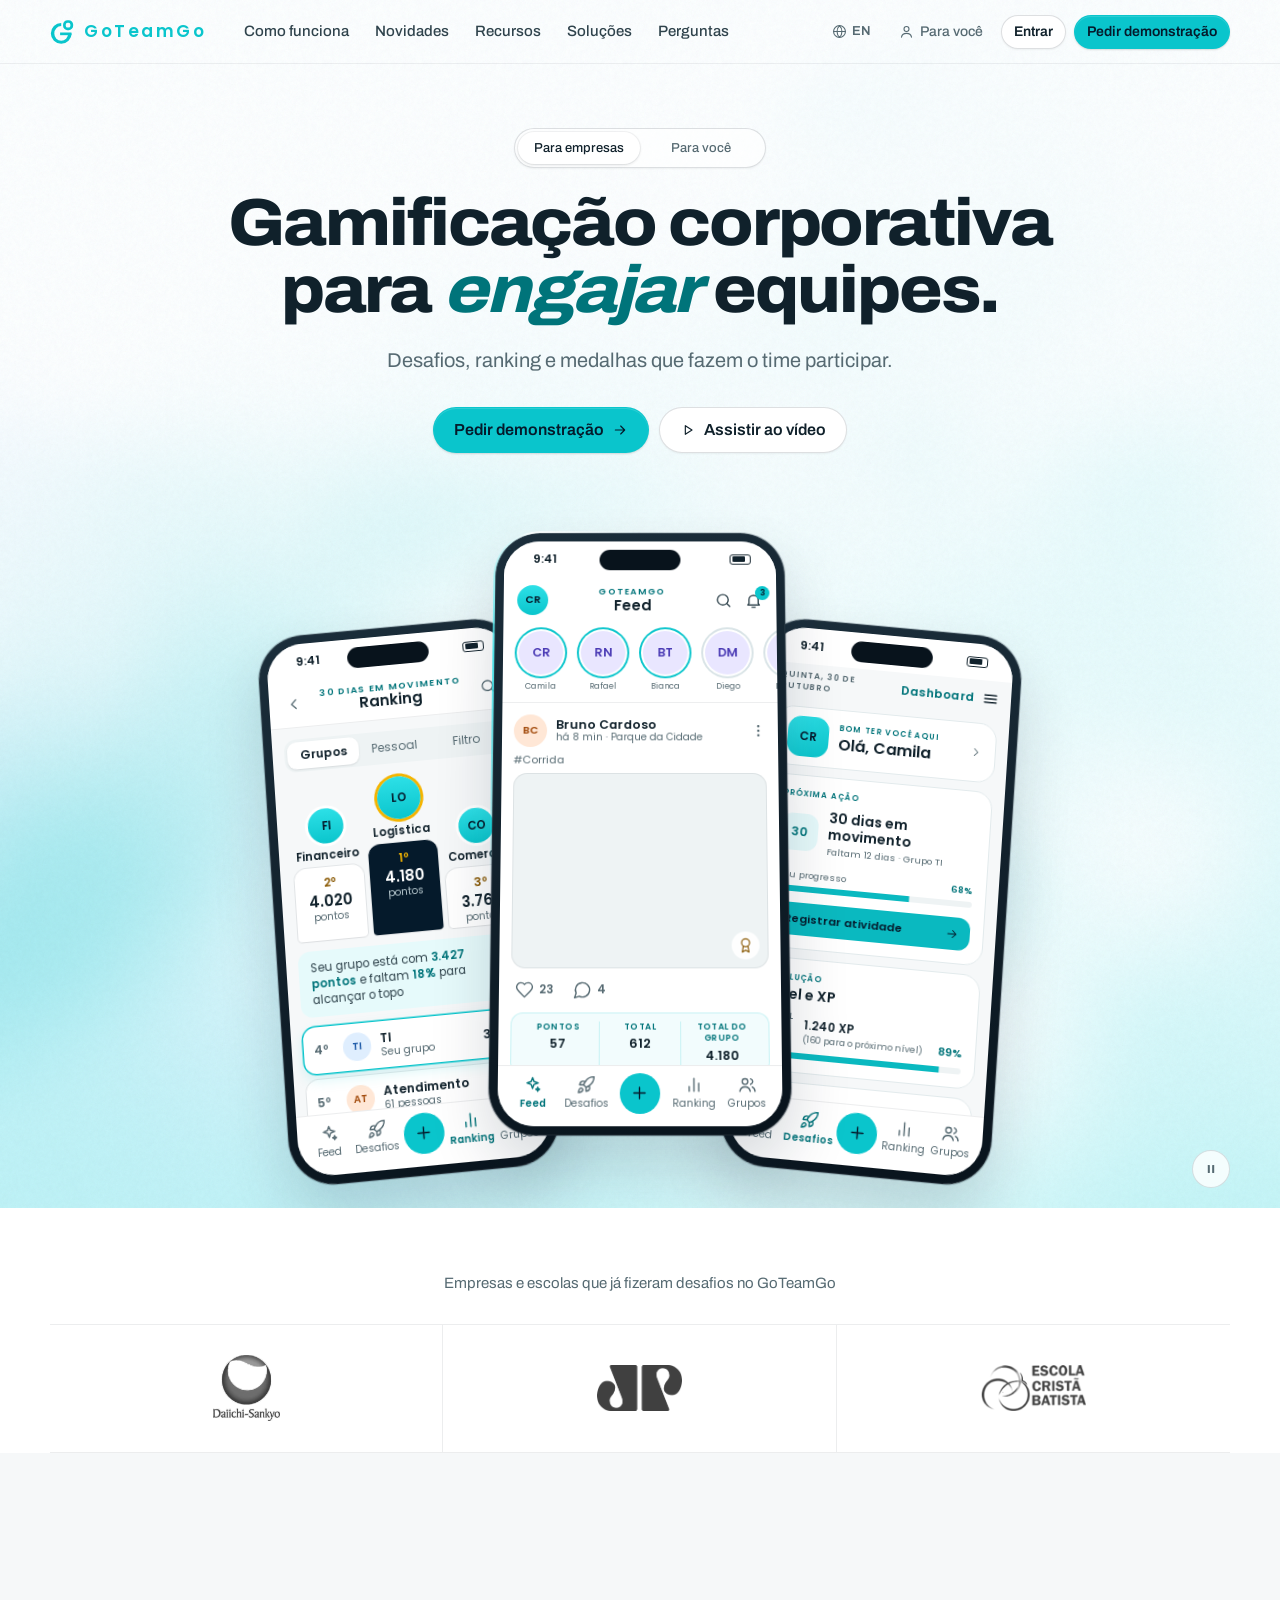
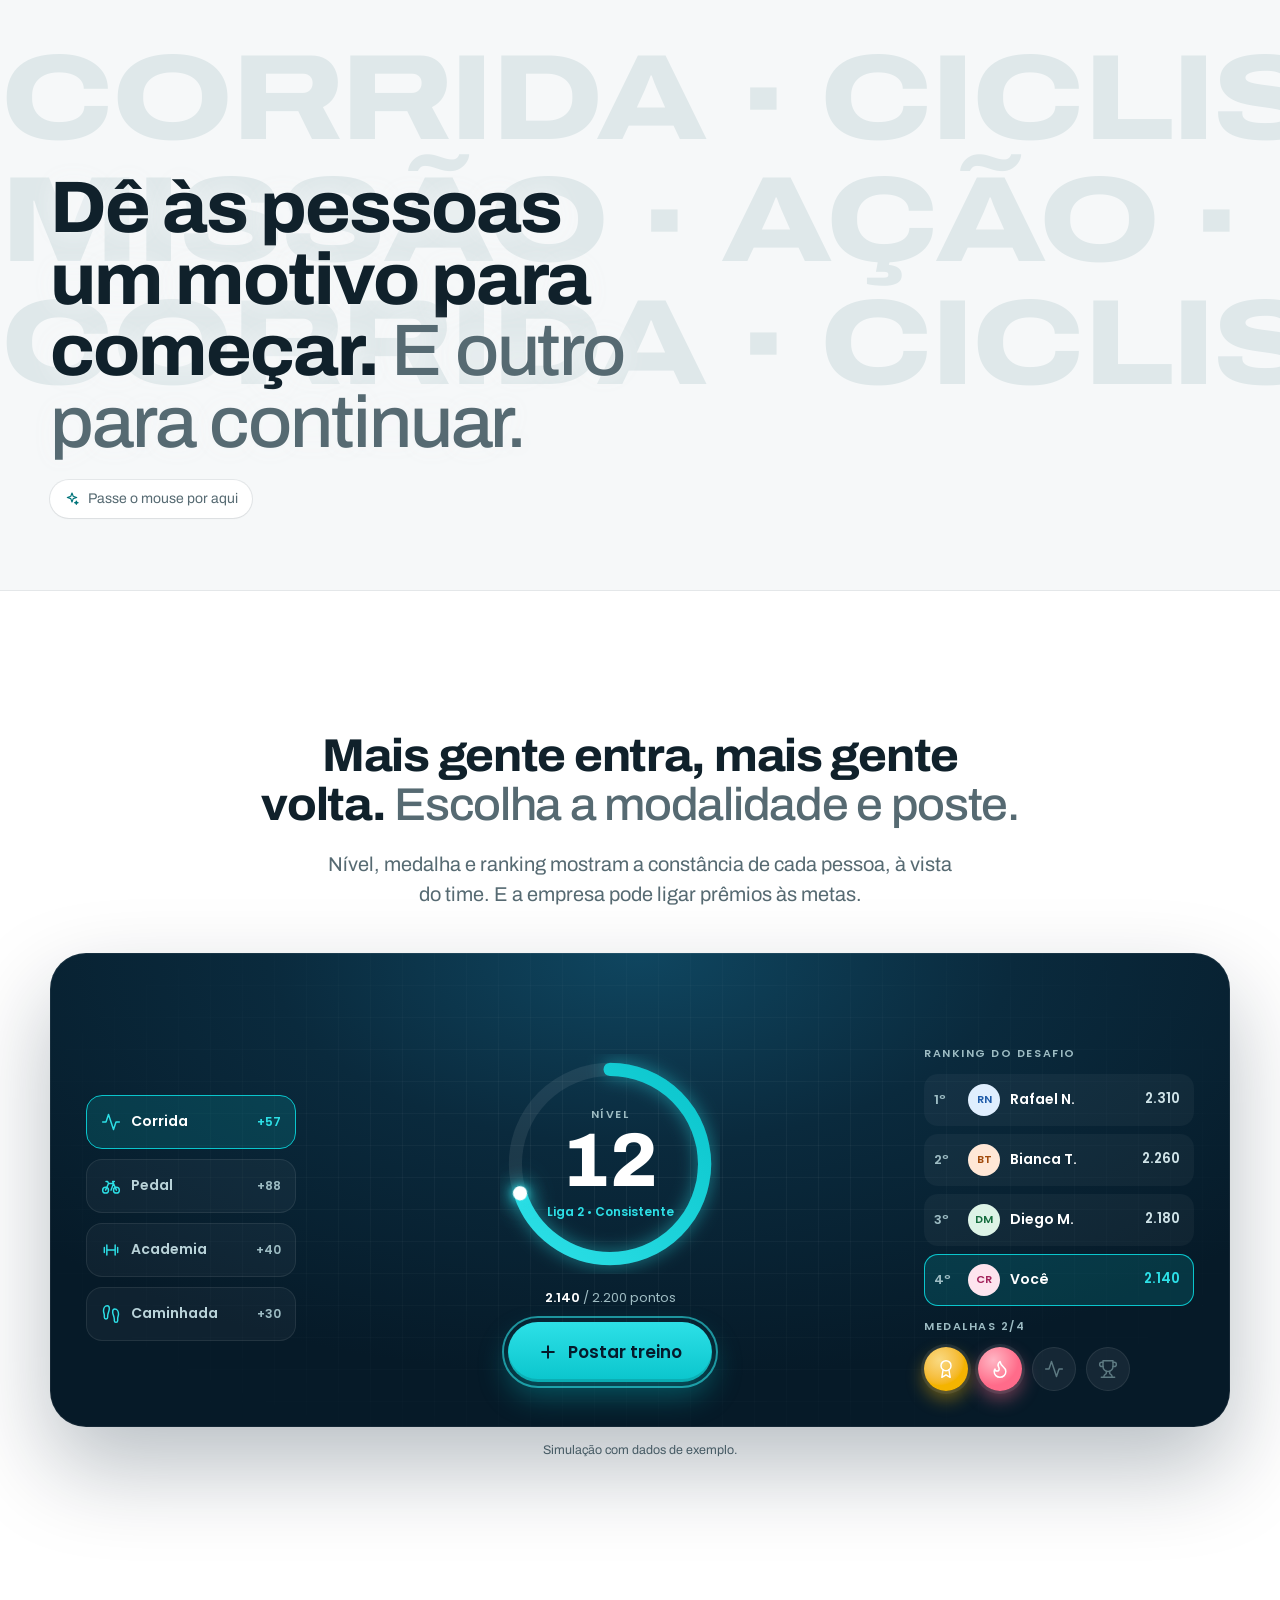
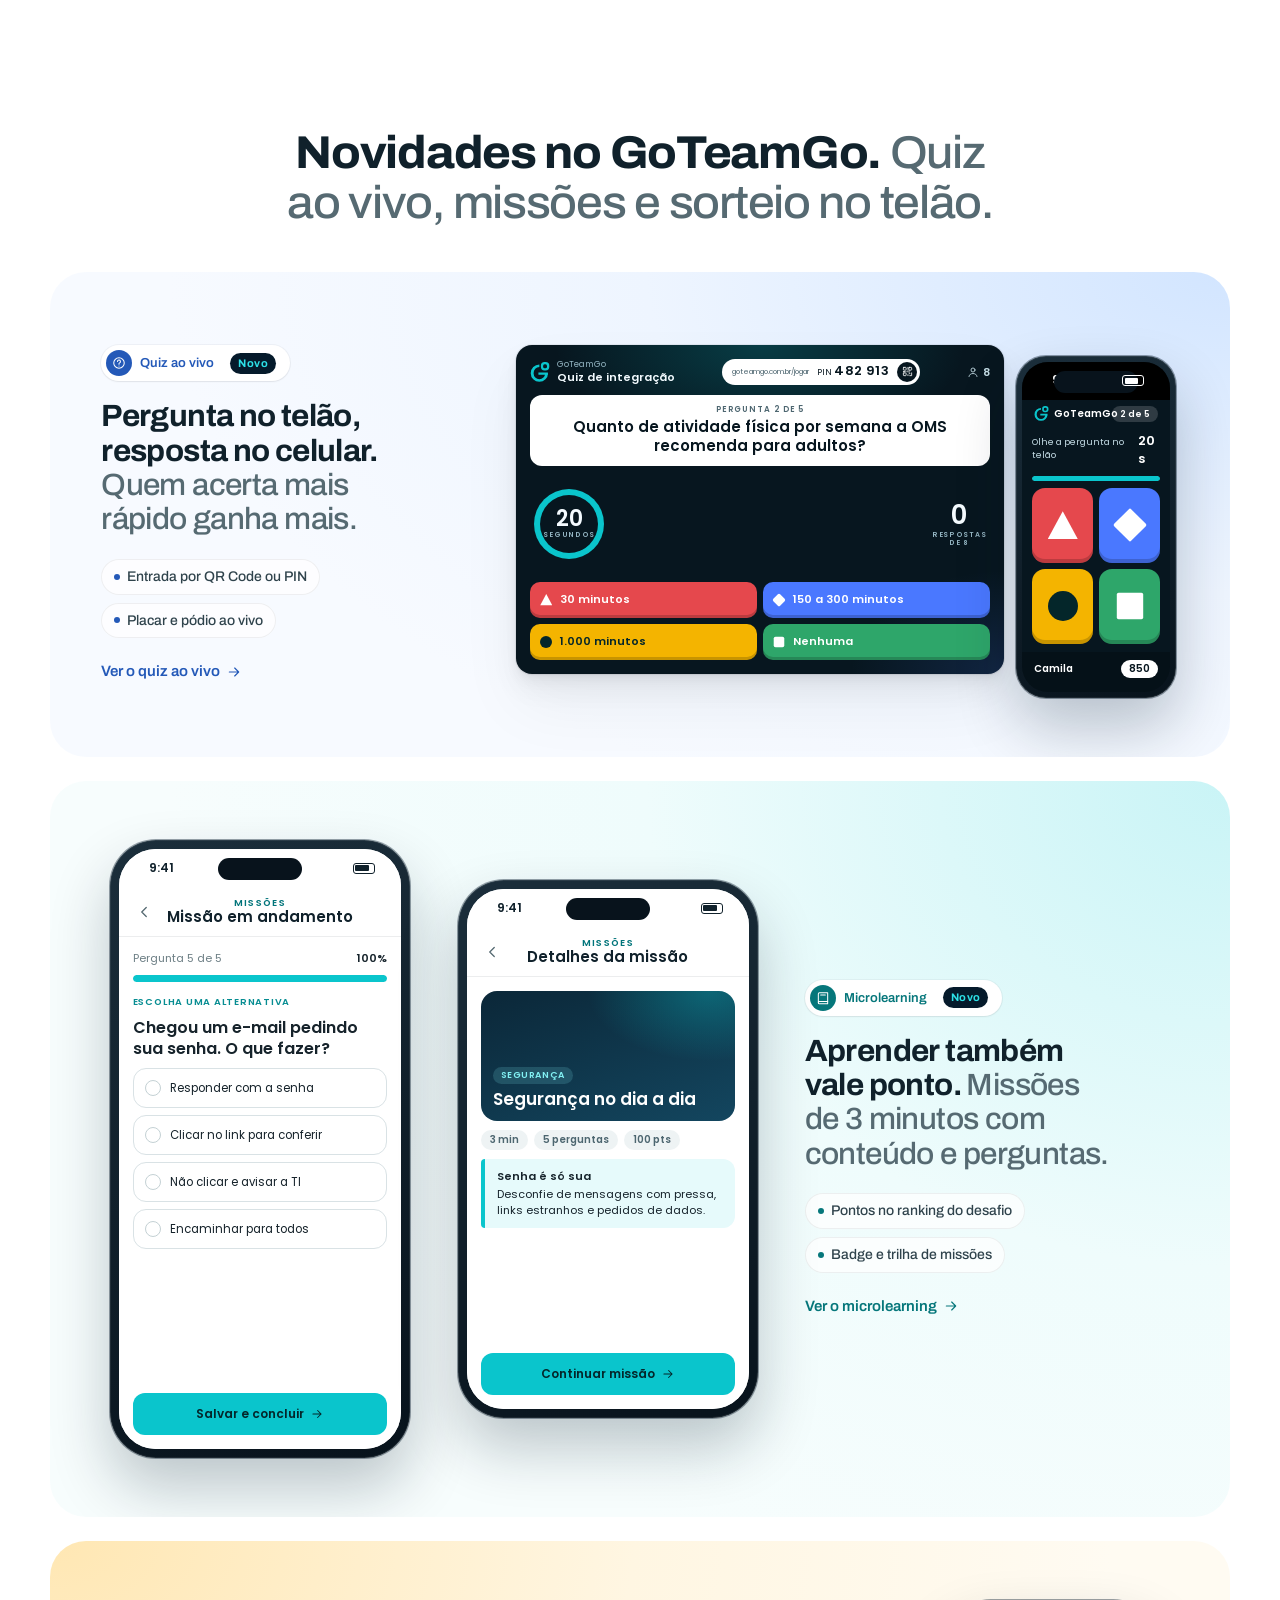
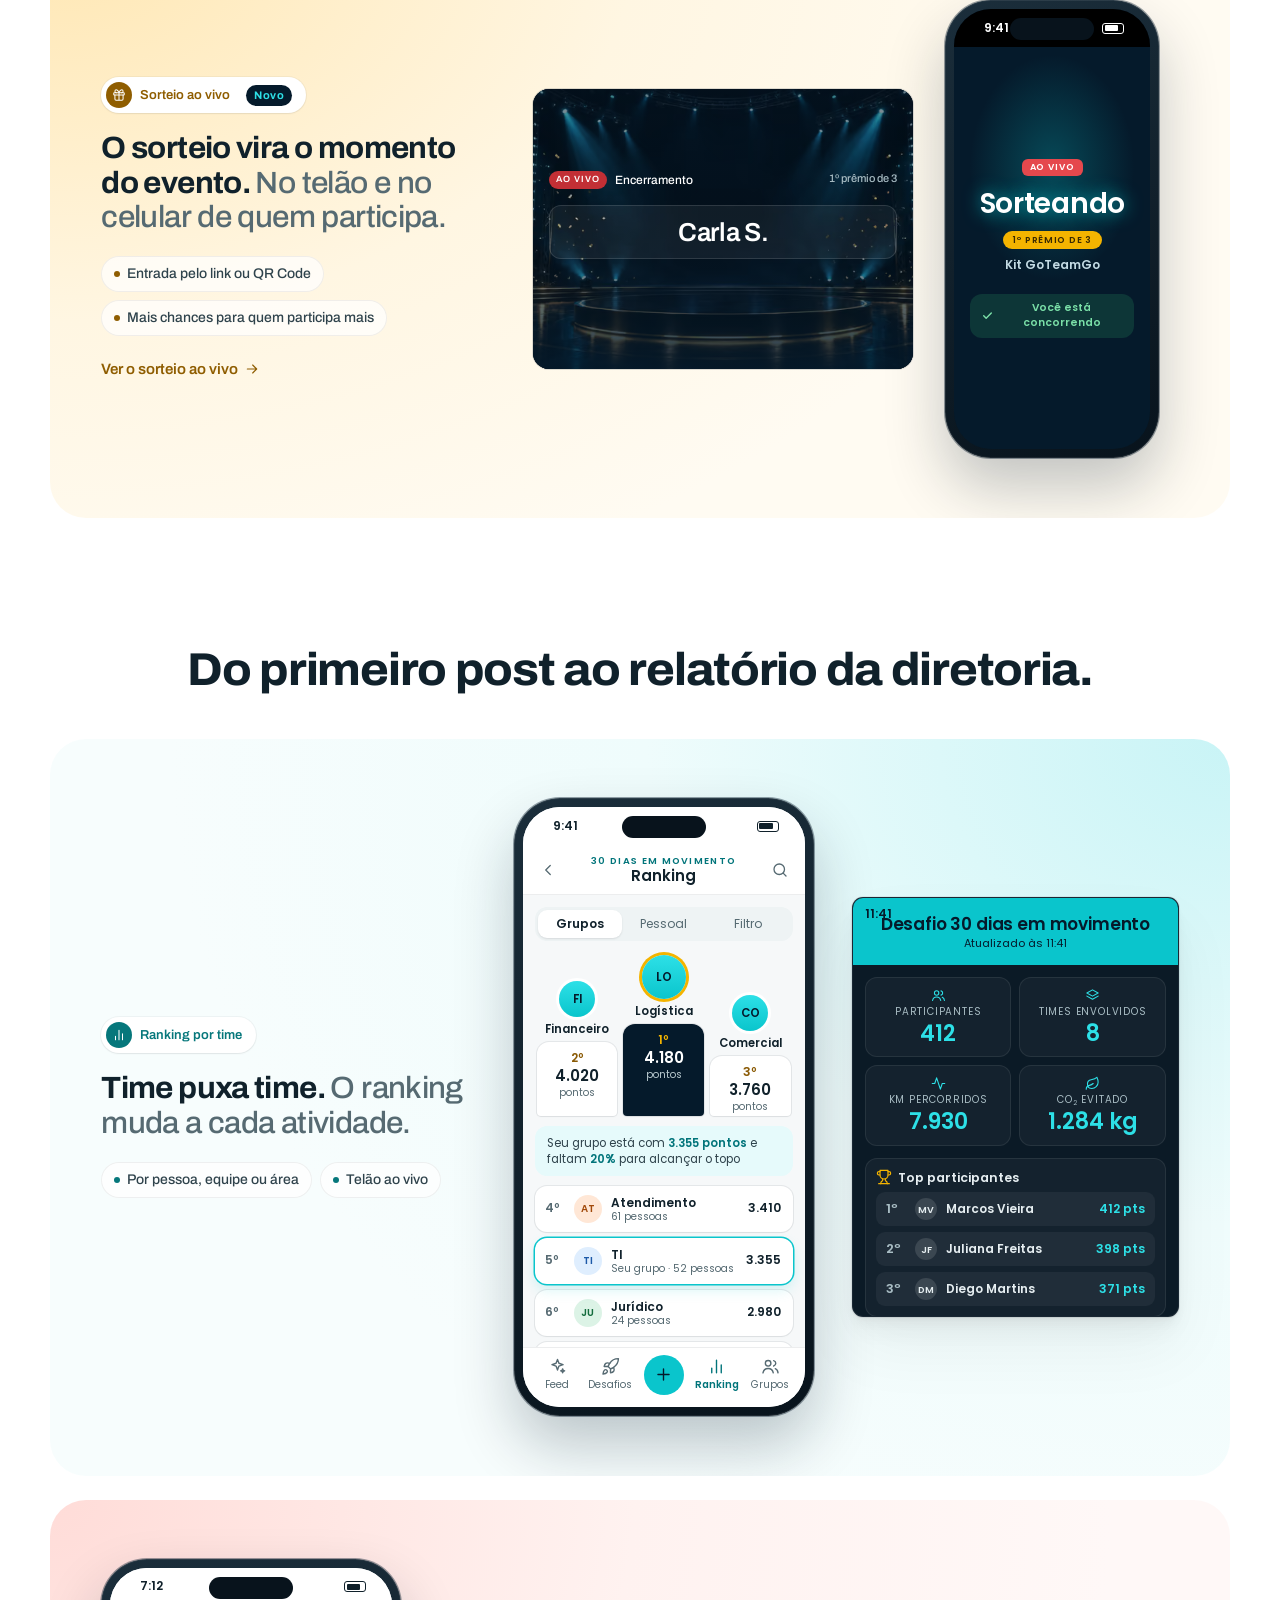
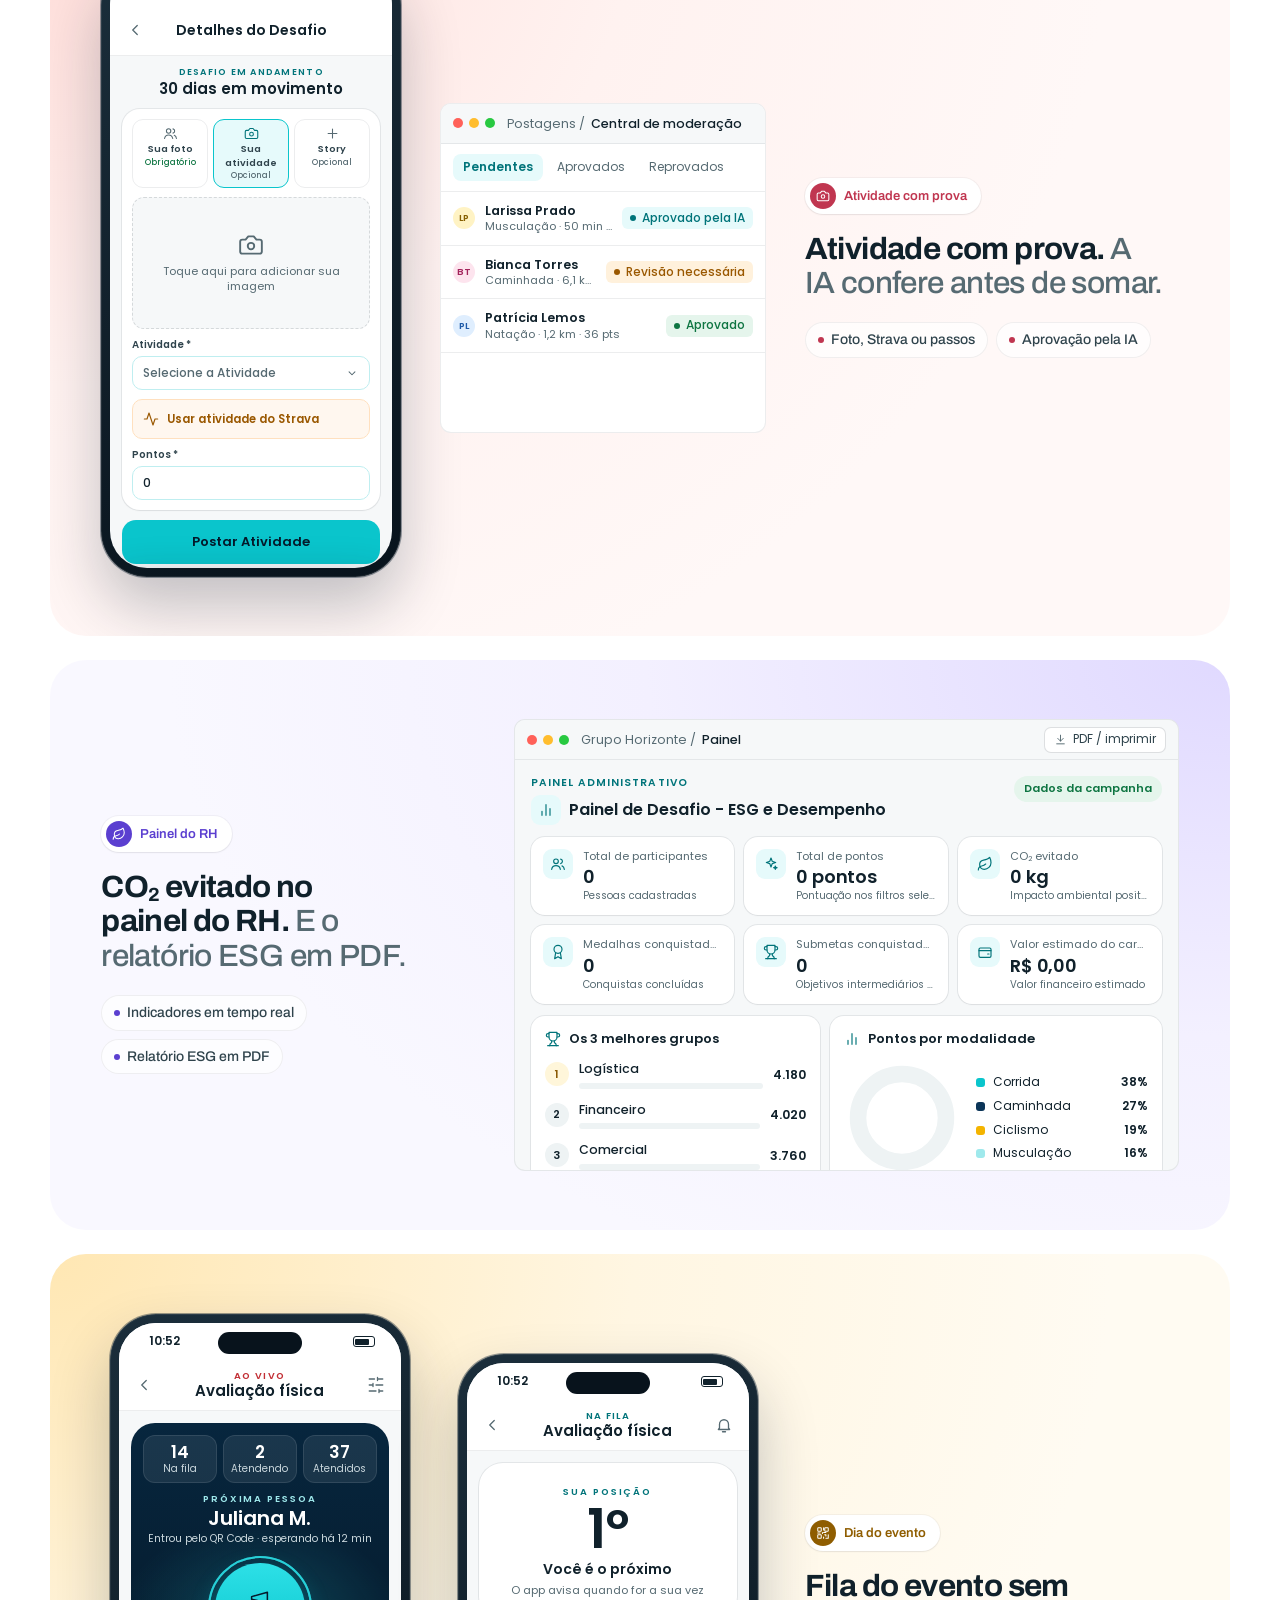
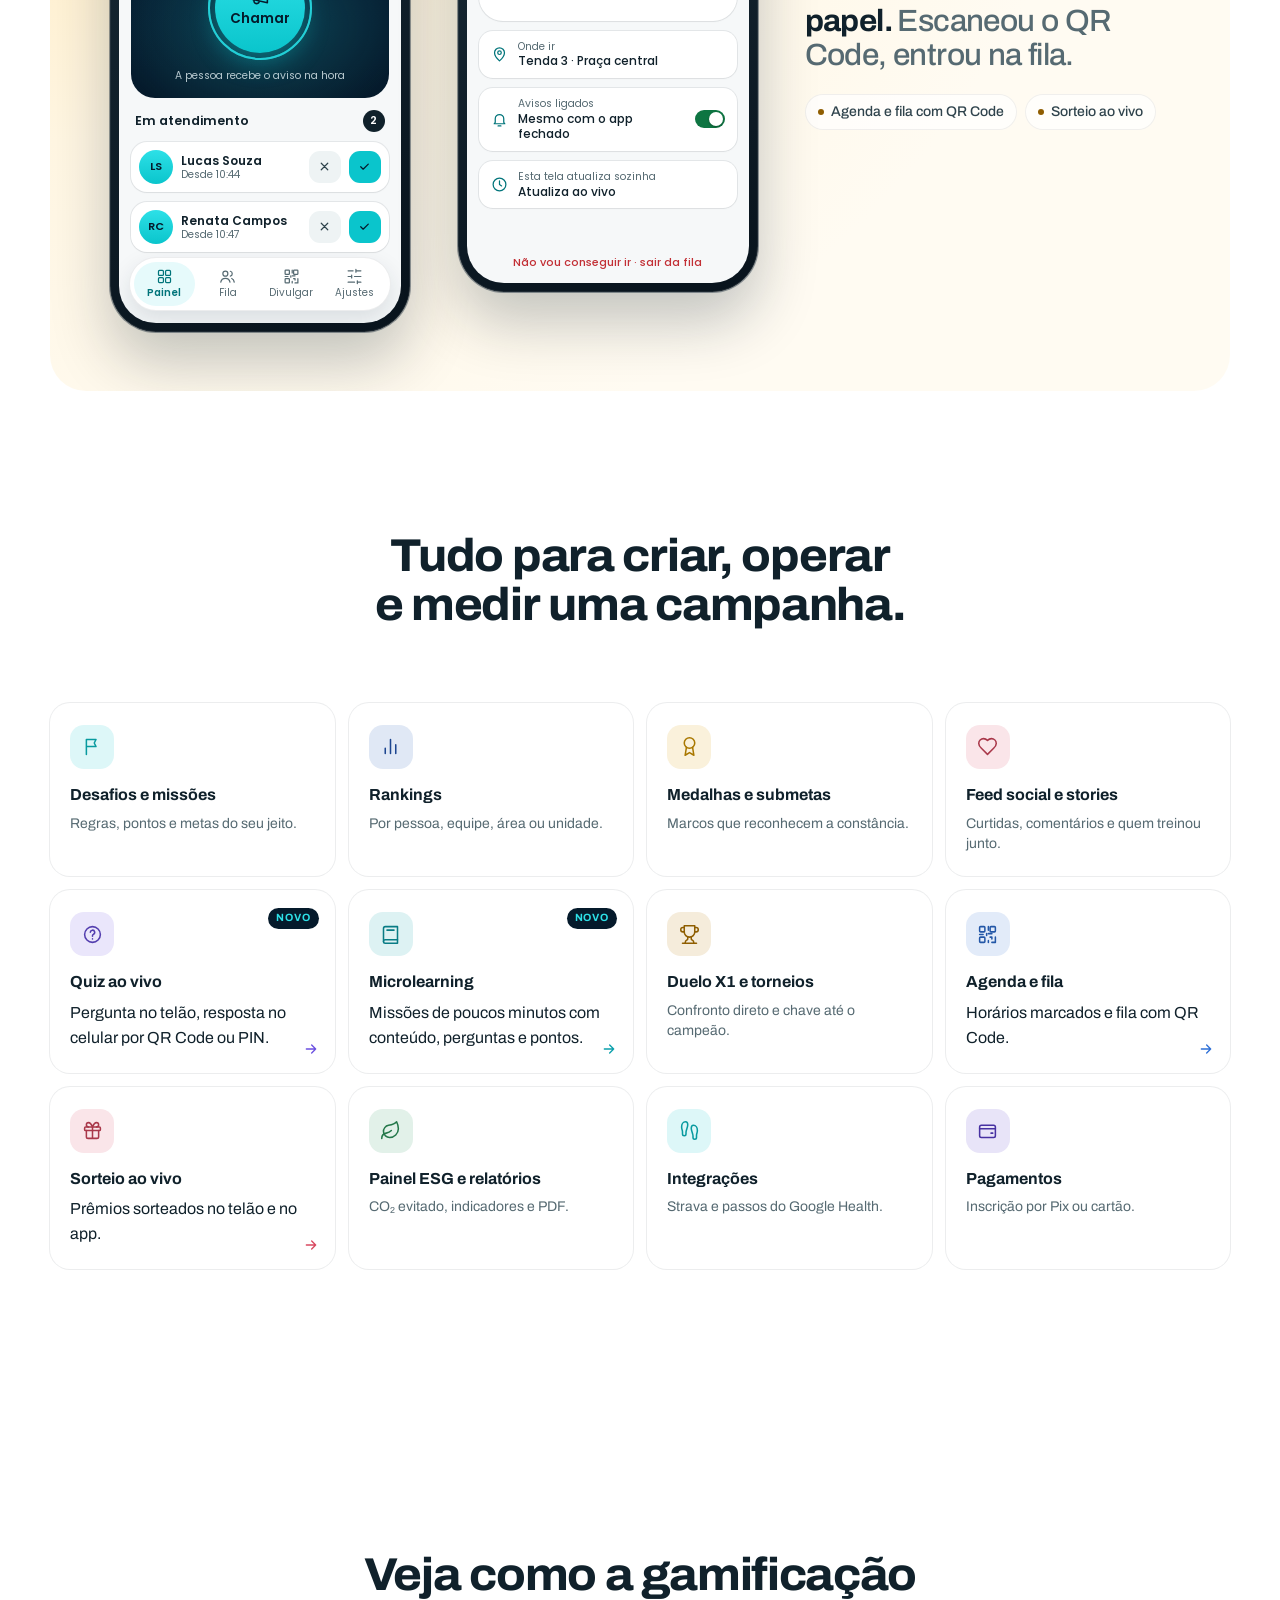
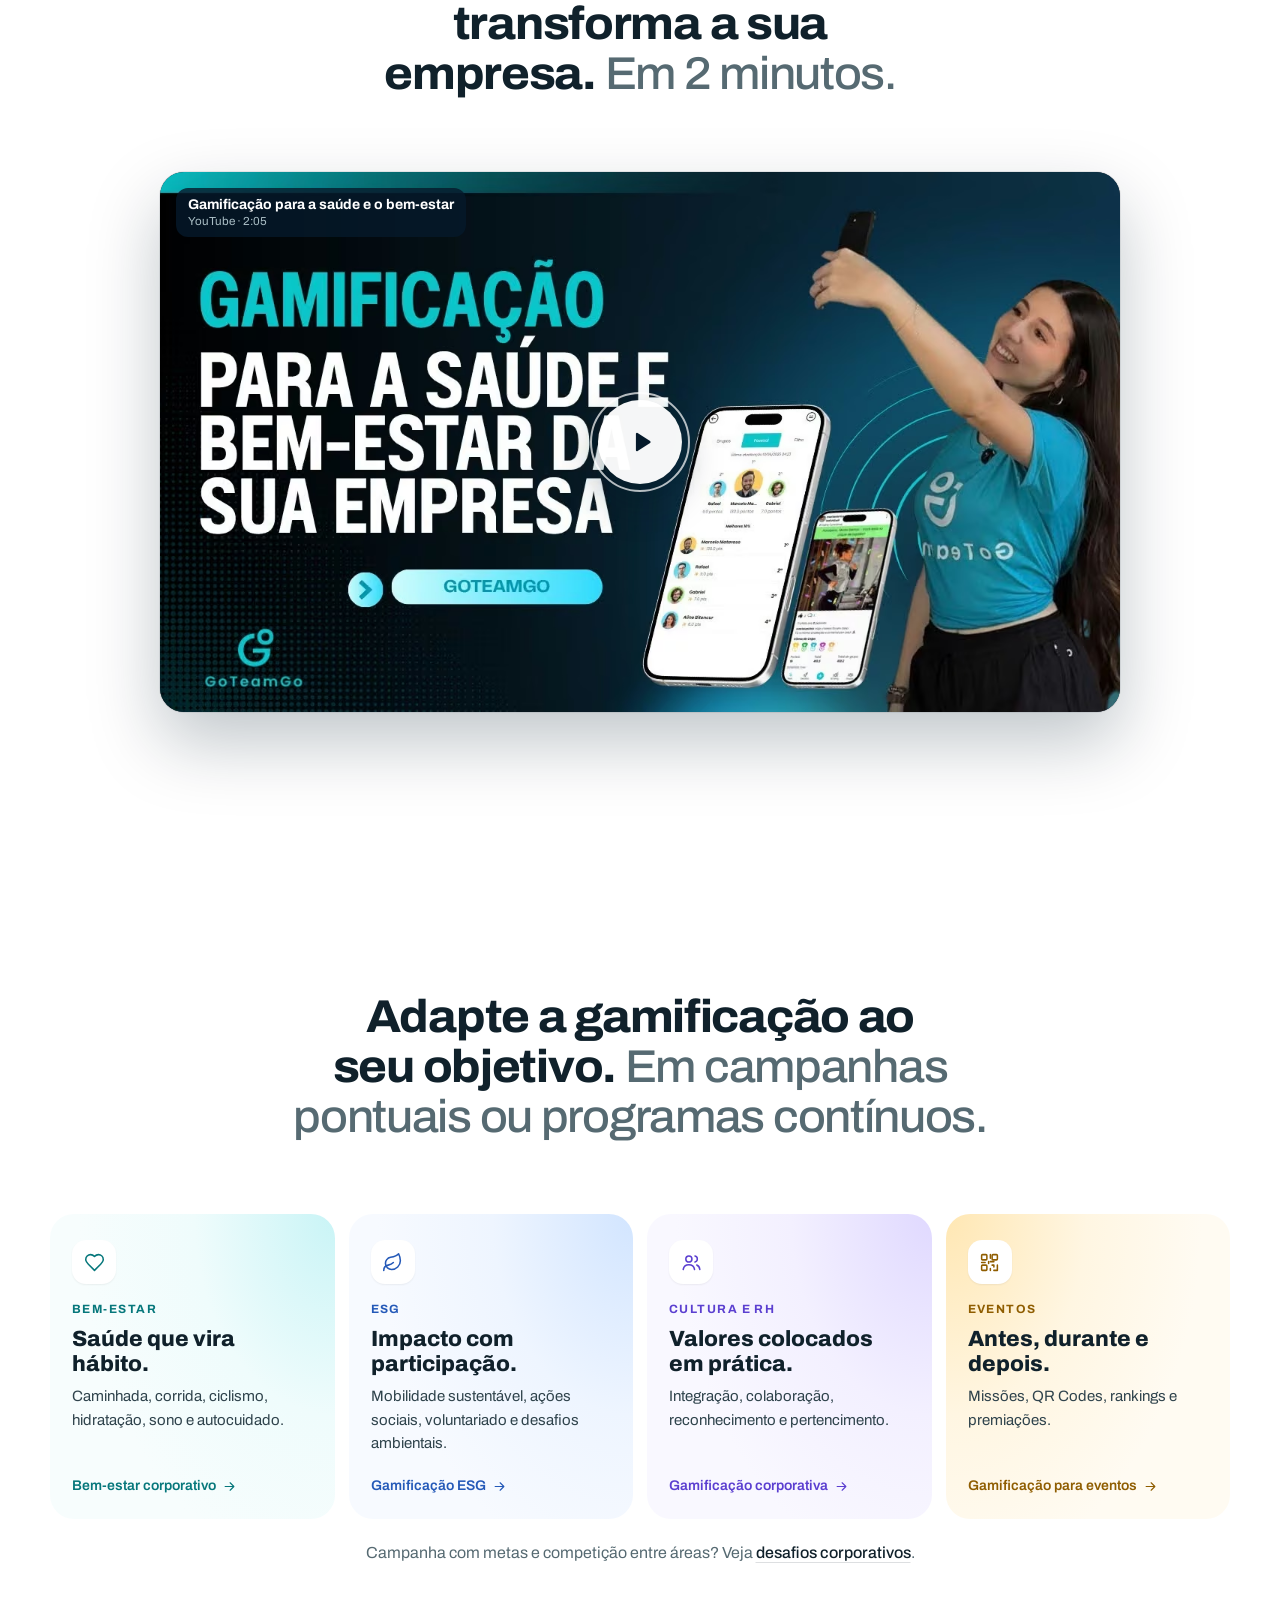
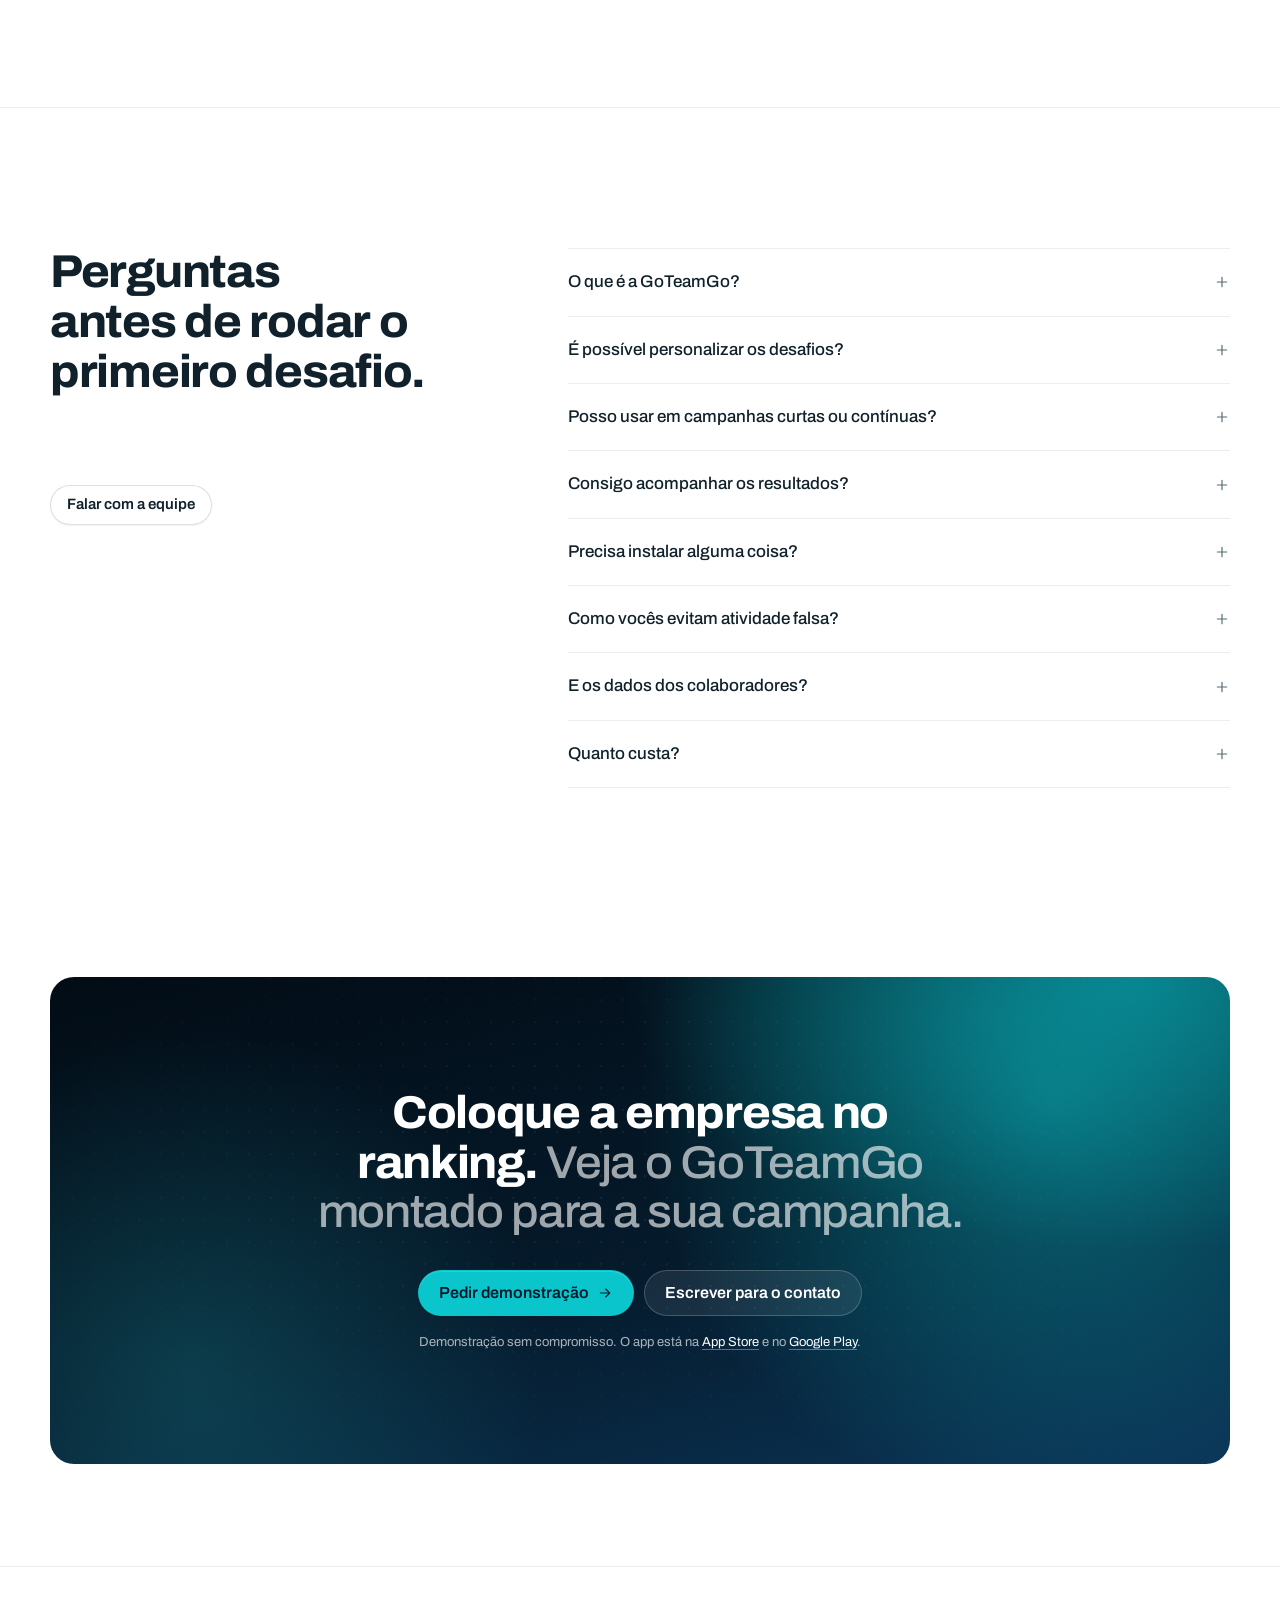
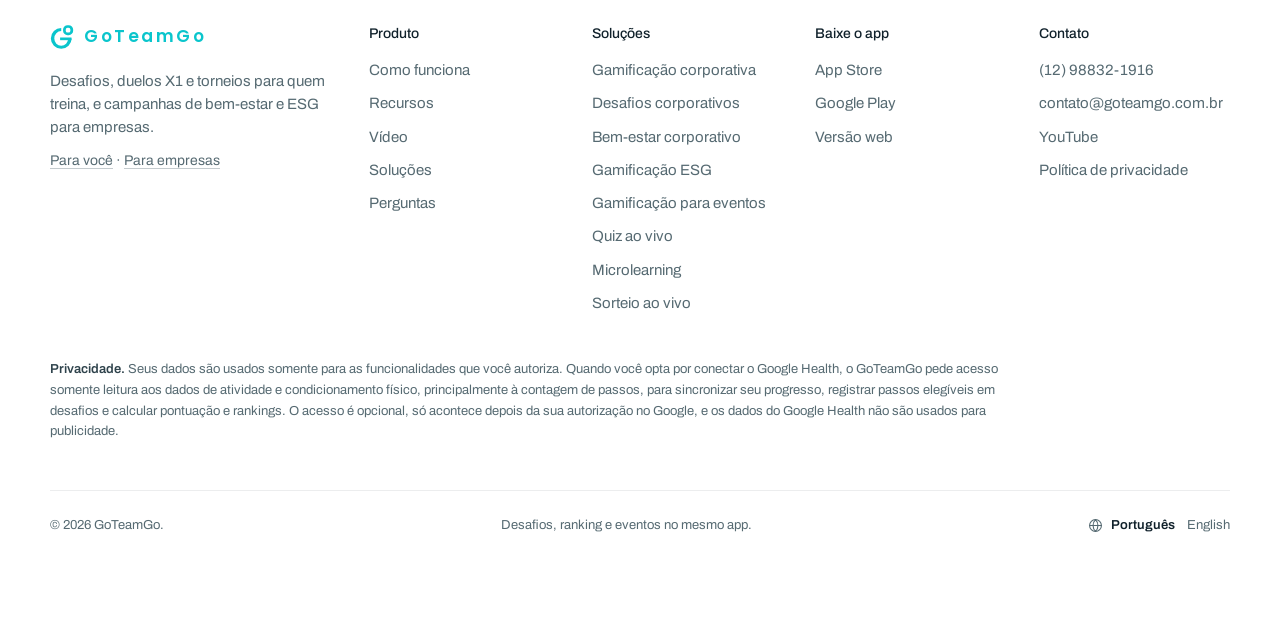
<file: index.html>
<!doctype html> <html lang="pt-BR" data-direction="deep" data-hero="light" data-aud="empresa"> <head> <meta charset="utf-8"> <meta name="viewport" content="width=device-width, initial-scale=1"> <title>Plataforma de gamificação para empresas | GoTeamGo</title> <meta name="description" content="Desafios, missões, ranking e medalhas para engajar colaboradores em bem-estar, ESG, cultura e eventos. E um app de desafios e torneios para quem treina."> <meta name="robots" content="noindex"> <link rel="canonical" href="https://goteamgo.com.br/"> <link rel="alternate" hreflang="pt-BR" href="https://goteamgo.com.br/"> <link rel="alternate" hreflang="en" href="https://goteamgo.com.br/en/"> <link rel="alternate" hreflang="x-default" href="https://goteamgo.com.br/"> <meta property="og:type" content="website"> <meta property="og:locale" content="pt_BR"> <meta property="og:site_name" content="GoTeamGo"> <meta property="og:title" content="GoTeamGo · Gamificação corporativa para engajar equipes"> <meta property="og:description" content="Desafios, missões, rankings e recompensas para aumentar a participação em campanhas de bem-estar, cultura, ESG, integração e eventos."> <meta property="og:url" content="https://joao-araujo-appstorm.github.io/goteamgo-landing-preview/"> <meta property="og:image" content="https://joao-araujo-appstorm.github.io/goteamgo-landing-preview/og.jpg"> <meta property="og:image:width" content="1200"> <meta property="og:image:height" content="630"> <meta property="og:image:alt" content="GoTeamGo: gamificação corporativa com ranking, medalhas e desafios no celular"> <meta name="twitter:card" content="summary_large_image"> <meta name="twitter:title" content="GoTeamGo · Gamificação corporativa para engajar equipes"> <meta name="twitter:description" content="Desafios, missões, rankings e recompensas para aumentar a participação em campanhas de bem-estar, cultura, ESG, integração e eventos."> <meta name="twitter:image" content="https://joao-araujo-appstorm.github.io/goteamgo-landing-preview/og.jpg"> <meta name="theme-color" content="#ffffff">  <script>(function (d) { if (location.hash === '#voce') { location.replace('para-voce/'); return; } d.classList.add('js'); })(document.documentElement);</script> <link rel="icon" href="favicon.svg" type="image/svg+xml"> <link rel="icon" href="img/favicon-32.png" sizes="32x32" type="image/png"> <link rel="manifest" href="site.webmanifest"> <link rel="apple-touch-icon" href="img/apple-touch-icon.png"> <link rel="preload" href="fonts/archivo.woff2" as="font" type="font/woff2" crossorigin> <link rel="preload" href="fonts/poppins-400.woff2" as="font" type="font/woff2" crossorigin> <link rel="stylesheet" href="css/landing.css?v=9613ffd4"> <script defer src="js/landing.js?v=6a23c4d8"></script> <script type="application/ld+json">
{
"@context": "https://schema.org",
"@graph": [
{
"@type": "Organization",
"@id": "https://goteamgo.com.br/#organization",
"name": "GoTeamGo",
"url": "https://goteamgo.com.br/",
"logo": {
"@type": "ImageObject",
"url": "https://goteamgo.com.br/img/icon-512.png",
"width": 512,
"height": 512
},
"email": "contato@goteamgo.com.br",
"telephone": "+55-12-98832-1916",
"sameAs": [
"https://www.youtube.com/@goteamgooficial",
"https://apps.apple.com/br/app/goteamgo/id6756112455",
"https://play.google.com/store/apps/details?id=br.com.goteamgo.app.twa"
]
},
{
"@type": "WebSite",
"@id": "https://goteamgo.com.br/#website",
"url": "https://goteamgo.com.br/",
"name": "GoTeamGo",
"inLanguage": "pt-BR",
"publisher": {
"@id": "https://goteamgo.com.br/#organization"
}
},
{
"@type": "WebPage",
"@id": "https://goteamgo.com.br/#webpage",
"url": "https://goteamgo.com.br/",
"name": "Plataforma de gamificação para empresas | GoTeamGo",
"description": "Desafios, missões, ranking e medalhas para engajar colaboradores em bem-estar, ESG, cultura e eventos. E um app de desafios e torneios para quem treina.",
"inLanguage": "pt-BR",
"isPartOf": {
"@id": "https://goteamgo.com.br/#website"
},
"about": {
"@id": "https://goteamgo.com.br/#app"
},
"primaryImageOfPage": {
"@type": "ImageObject",
"url": "https://goteamgo.com.br/og.jpg"
},
"video": {
"@id": "https://goteamgo.com.br/#video"
}
},
{
"@type": "SoftwareApplication",
"@id": "https://goteamgo.com.br/#app",
"name": "GoTeamGo",
"url": "https://goteamgo.com.br/",
"applicationCategory": "BusinessApplication",
"operatingSystem": "Web, Android, iOS",
"description": "Plataforma de gamificação corporativa: desafios e missões, rankings, medalhas, feed social, quiz ao vivo, microlearning, duelos e torneios, agenda e fila com QR Code, sorteio ao vivo e painel ESG.",
"downloadUrl": [
"https://apps.apple.com/br/app/goteamgo/id6756112455",
"https://play.google.com/store/apps/details?id=br.com.goteamgo.app.twa"
],
"publisher": {
"@id": "https://goteamgo.com.br/#organization"
},
"featureList": [
"Desafios e missões",
"Rankings por pessoa, equipe e área",
"Medalhas e submetas",
"Feed social e stories",
"Quiz ao vivo no telão",
"Microlearning com missões e perguntas",
"Duelo X1 e torneios",
"Agenda e fila com QR Code",
"Sorteio ao vivo",
"Painel ESG e relatórios em PDF",
"Integração com Strava e Google Health",
"Pagamentos por Pix ou cartão"
]
},
{
"@type": "VideoObject",
"@id": "https://goteamgo.com.br/#video",
"name": "Veja como a Gamificação pode transformar a sua Empresa | GoTeamGo",
"description": "Transforme saúde e bem-estar em engajamento dentro da sua empresa. Com o GoTeamGo, a gamificação ajuda a incentivar hábitos mais saudáveis, aproximar equipes e aumentar a participação dos colaboradores.",
"thumbnailUrl": [
"https://i.ytimg.com/vi/f2aAVMGqOxg/maxresdefault.jpg",
"https://goteamgo.com.br/img/video-capa.webp"
],
"uploadDate": "2026-08-07T09:26:59-07:00",
"duration": "PT2M5S",
"embedUrl": "https://www.youtube.com/embed/f2aAVMGqOxg",
"contentUrl": "https://www.youtube.com/watch?v=f2aAVMGqOxg",
"publisher": {
"@id": "https://goteamgo.com.br/#organization"
}
},
{
"@type": "FAQPage",
"@id": "https://goteamgo.com.br/#faq",
"mainEntity": [
{
"@type": "Question",
"name": "O que é a GoTeamGo?",
"acceptedAnswer": {
"@type": "Answer",
"text": "Uma plataforma para criar experiências gamificadas com desafios, missões, pontuação, rankings, equipes, conquistas e acompanhamento de resultados."
}
},
{
"@type": "Question",
"name": "É possível personalizar os desafios?",
"acceptedAnswer": {
"@type": "Answer",
"text": "Sim. Missões, regras, identidade da campanha, pontuação, metas e premiações são configuradas conforme o objetivo do projeto."
}
},
{
"@type": "Question",
"name": "Posso usar em campanhas curtas ou contínuas?",
"acceptedAnswer": {
"@type": "Answer",
"text": "Sim. Dá para usar em ações pontuais, eventos ou programas recorrentes de engajamento."
}
},
{
"@type": "Question",
"name": "Consigo acompanhar os resultados?",
"acceptedAnswer": {
"@type": "Answer",
"text": "Sim. O painel consolida participação, atividades e indicadores da campanha, com CO2 evitado e relatório ESG em PDF."
}
},
{
"@type": "Question",
"name": "Precisa instalar alguma coisa?",
"acceptedAnswer": {
"@type": "Answer",
"text": "Não. O GoTeamGo abre no navegador do celular e pode ficar na tela inicial. Também tem app na App Store e no Google Play."
}
},
{
"@type": "Question",
"name": "Como vocês evitam atividade falsa?",
"acceptedAnswer": {
"@type": "Answer",
"text": "Cada desafio escolhe a prova: foto no local, foto tirada na hora, Strava ou passos do Google Health. Os posts passam por aprovação manual, automática ou pela IA, e qualquer pessoa pode denunciar um post."
}
},
{
"@type": "Question",
"name": "E os dados dos colaboradores?",
"acceptedAnswer": {
"@type": "Answer",
"text": "Cada empresa tem uma base de dados separada e pode limitar o cadastro aos e-mails da empresa. O Google Health só lê os passos, e no sorteio os nomes aparecem abreviados."
}
},
{
"@type": "Question",
"name": "Quanto custa?",
"acceptedAnswer": {
"@type": "Answer",
"text": "O valor depende do formato da campanha. Peça uma demonstração e receba a proposta."
}
}
]
}
]
}
</script> </head> <body> <a class="skip" href="#conteudo">Pular para o conteúdo</a> <svg width="0" height="0" style="position:absolute" aria-hidden="true" focusable="false"> <symbol id="logo-mark" viewBox="0 0 340 340"><g fill="currentColor"><path d="M159 43A147 147 0 1 0 306 190H257A98 104.5 0 1 1 159 85.5Z"/><path d="M143 177H304V215H143Z"/><path fill-rule="evenodd" d="M248 2H265A63 63 0 0 1 328 65V81A63 63 0 0 1 265 144H248A63 63 0 0 1 185 81V65A63 63 0 0 1 248 2ZM250 39H262A27 27 0 0 1 289 66V80A27 27 0 0 1 262 107H250A27 27 0 0 1 223 80V66A27 27 0 0 1 250 39Z"/></g></symbol> <symbol id="i-tv" viewBox="0 0 24 24"><rect x="2.5" y="4" width="19" height="13" rx="2"/><path d="M8 21h8M12 17v4"/></symbol> <symbol id="i-grid" viewBox="0 0 24 24"><rect x="3.5" y="3.5" width="7" height="7" rx="1.5"/><rect x="13.5" y="3.5" width="7" height="7" rx="1.5"/><rect x="3.5" y="13.5" width="7" height="7" rx="1.5"/><rect x="13.5" y="13.5" width="7" height="7" rx="1.5"/></symbol> <symbol id="i-gift" viewBox="0 0 24 24"><rect x="3" y="8" width="18" height="4" rx="1"/><path d="M12 8v13M19 12v7a2 2 0 0 1-2 2H7a2 2 0 0 1-2-2v-7"/><path d="M7.5 8a2.5 2.5 0 0 1 0-5C10 3 12 8 12 8s2-5 4.5-5a2.5 2.5 0 0 1 0 5"/></symbol> <symbol id="i-flame" viewBox="0 0 24 24"><path d="M8.5 14.5A2.5 2.5 0 0 0 11 12c0-1.4-.5-2-1-3-1.1-2.1-.2-4 2-6 .5 2.5 2 4.9 4 6.5 2 1.6 3 3.5 3 5.5a7 7 0 1 1-14 0c0-1.2.4-2.3 1-3a2.5 2.5 0 0 0 2.5 2.5z"/></symbol> <symbol id="i-users" viewBox="0 0 24 24"><circle cx="9" cy="8" r="3.5"/><path d="M2.5 20c.6-3.4 3.3-5.5 6.5-5.5s5.9 2.1 6.5 5.5"/><path d="M16 4.6a3.5 3.5 0 0 1 0 6.8M18 14.8c1.9.7 3.2 2.4 3.5 5.2"/></symbol> <symbol id="i-trophy" viewBox="0 0 24 24"><path d="M6 9H4.5a2.5 2.5 0 0 1 0-5H6M18 9h1.5a2.5 2.5 0 0 0 0-5H18M4 22h16"/><path d="M10 14.7V17c0 .6-.5 1-1 1.2C7.9 18.8 7 20.2 7 22M14 14.7V17c0 .6.5 1 1 1.2 1.1.6 2 2 2 3.8"/><path d="M18 2H6v7a6 6 0 0 0 12 0z"/></symbol> <symbol id="i-wallet" viewBox="0 0 24 24"><rect x="3" y="6" width="18" height="14" rx="2"/><path d="M3 10h18M16 15h2"/></symbol> <symbol id="i-chart" viewBox="0 0 24 24"><path d="M18 20V10M12 20V4M6 20v-6"/></symbol> <symbol id="i-bell" viewBox="0 0 24 24"><path d="M6 16v-5a6 6 0 1 1 12 0v5l1.5 2h-15z"/><path d="M10 21h4"/></symbol> <symbol id="i-rocket" viewBox="0 0 24 24"><path d="M4.5 16.5c-1.5 1.3-2 5-2 5s3.7-.5 5-2c.7-.8.7-2.1-.1-2.9a2.2 2.2 0 0 0-2.9-.1z"/><path d="m12 15-3-3a22 22 0 0 1 2-4A12.9 12.9 0 0 1 22 2c0 2.7-.8 7.5-6 11a22.4 22.4 0 0 1-4 2z"/><path d="M9 12H4s.6-3 2-4c1.6-1.1 5 0 5 0M12 15v5s3-.6 4-2c1.1-1.6 0-5 0-5"/></symbol> <symbol id="i-layers" viewBox="0 0 24 24"><path d="m12 3 9 5-9 5-9-5z"/><path d="m3 13 9 5 9-5"/></symbol> <symbol id="i-sparkle" viewBox="0 0 24 24"><path d="M12 3l1.8 4.9L19 9.7l-5.2 1.8L12 16.5l-1.8-5L5 9.7l5.2-1.8z"/><path d="M18.5 15l.7 1.8 1.8.7-1.8.7-.7 1.8-.7-1.8-1.8-.7 1.8-.7z"/></symbol> <symbol id="i-search" viewBox="0 0 24 24"><circle cx="11" cy="11" r="7"/><path d="m20 20-3.5-3.5"/></symbol> <symbol id="i-plus" viewBox="0 0 24 24"><path d="M12 5v14M5 12h14"/></symbol> <symbol id="i-check" viewBox="0 0 24 24"><path d="m5 12.5 4.5 4.5L19 7.5"/></symbol> <symbol id="i-close" viewBox="0 0 24 24"><path d="M6 6l12 12M18 6 6 18"/></symbol> <symbol id="i-arrow" viewBox="0 0 24 24"><path d="M5 12h14M13 6l6 6-6 6"/></symbol> <symbol id="i-chevron" viewBox="0 0 24 24"><path d="m7 10 5 5 5-5"/></symbol> <symbol id="i-back" viewBox="0 0 24 24"><path d="m15 18-6-6 6-6"/></symbol> <symbol id="i-download" viewBox="0 0 24 24"><path d="M12 4v11M7 10l5 5 5-5M5 20h14"/></symbol> <symbol id="i-file" viewBox="0 0 24 24"><path d="M14 3H7a2 2 0 0 0-2 2v14a2 2 0 0 0 2 2h10a2 2 0 0 0 2-2V8z"/><path d="M14 3v5h5M9 13h6M9 17h4"/></symbol> <symbol id="i-mail" viewBox="0 0 24 24"><rect x="3" y="5" width="18" height="14" rx="2"/><path d="m4 7 8 6 8-6"/></symbol> <symbol id="i-key" viewBox="0 0 24 24"><rect x="5" y="11" width="14" height="10" rx="2"/><path d="M8 11V8a4 4 0 0 1 8 0v3"/></symbol> <symbol id="i-menu" viewBox="0 0 24 24"><path d="M4 7h16M4 12h16M4 17h16"/></symbol> <symbol id="i-pin" viewBox="0 0 24 24"><path d="M12 21s7-6.2 7-11.5A7 7 0 0 0 5 9.5C5 14.8 12 21 12 21z"/><circle cx="12" cy="9.5" r="2.5"/></symbol> <symbol id="i-clock" viewBox="0 0 24 24"><circle cx="12" cy="12" r="9"/><path d="M12 7v5l3 2"/></symbol> <symbol id="i-activity" viewBox="0 0 24 24"><path d="M22 12h-4l-3 9L9 3l-3 9H2"/></symbol> <symbol id="i-camera" viewBox="0 0 24 24"><path d="M14.5 4h-5L7 7H4a2 2 0 0 0-2 2v9a2 2 0 0 0 2 2h16a2 2 0 0 0 2-2V9a2 2 0 0 0-2-2h-3z"/><circle cx="12" cy="13" r="3"/></symbol> <symbol id="i-award" viewBox="0 0 24 24"><circle cx="12" cy="8" r="6"/><path d="M15.5 12.9 17 22l-5-3-5 3 1.5-9.1"/></symbol> <symbol id="i-leaf" viewBox="0 0 24 24"><path d="M11 20A7 7 0 0 1 9.8 6.1C15.5 5 17 4.5 19 2c1 2 2 4.2 2 8 0 5.5-4.8 10-10 10z"/><path d="M2 21c0-3 1.9-5.4 5.1-6C9.5 14.5 12 13 13 12"/></symbol> <symbol id="i-heart" viewBox="0 0 24 24"><path d="M19 14c1.5-1.5 3-3.2 3-5.5A5.5 5.5 0 0 0 16.5 3c-1.8 0-3 .5-4.5 2-1.5-1.5-2.7-2-4.5-2A5.5 5.5 0 0 0 2 8.5c0 2.3 1.5 4 3 5.5l7 7z"/></symbol> <symbol id="i-message" viewBox="0 0 24 24"><path d="M7.9 20A9 9 0 1 0 4 16.1L2 22z"/></symbol> <symbol id="i-phone" viewBox="0 0 24 24"><rect x="5" y="2" width="14" height="20" rx="2.5"/><path d="M11 18h2"/></symbol> <symbol id="i-qr" viewBox="0 0 24 24"><rect x="3" y="3" width="6" height="6" rx="1"/><rect x="15" y="3" width="6" height="6" rx="1"/><rect x="3" y="15" width="6" height="6" rx="1"/><path d="M15 15h2v2M21 15v6h-4M13 3v4M13 11h4M3 12h4M11 11v2M13 19v2"/></symbol> <symbol id="i-sliders" viewBox="0 0 24 24"><path d="M21 4h-7M10 4H3M21 12h-9M8 12H3M21 20h-5M12 20H3M14 2v4M8 10v4M16 18v4"/></symbol> <symbol id="i-megaphone" viewBox="0 0 24 24"><path d="m3 11 18-5v12L3 14z"/><path d="M11.6 16.8a3 3 0 1 1-5.8-1.6"/></symbol> <symbol id="i-steps" viewBox="0 0 24 24"><path d="M4 16v-2.4C4 11.5 3 10.5 3 8c0-2.7 1.5-6 4.5-6C9.4 2 10 3.8 10 5.5c0 3.1-2 5.7-2 8.7V16a2 2 0 1 1-4 0zM20 20v-2.4c0-2.1 1-3.1 1-5.6 0-2.7-1.5-6-4.5-6C14.6 6 14 7.8 14 9.5c0 3.1 2 5.7 2 8.7V20a2 2 0 1 0 4 0z"/></symbol> <symbol id="i-dots" viewBox="0 0 24 24"><circle cx="12" cy="5" r="1"/><circle cx="12" cy="12" r="1"/><circle cx="12" cy="19" r="1"/></symbol> <symbol id="i-pause" viewBox="0 0 24 24"><rect x="6.5" y="5" width="3.5" height="14" rx="1"/><rect x="14" y="5" width="3.5" height="14" rx="1"/></symbol> <symbol id="i-play" viewBox="0 0 24 24"><path d="M8 5.5v13l10-6.5z"/></symbol> <symbol id="i-bolt" viewBox="0 0 24 24"><path d="M13 2 4 14h7l-1 8 9-12h-7z"/></symbol> <symbol id="i-arrow-left" viewBox="0 0 24 24"><path d="M19 12H5M11 6l-6 6 6 6"/></symbol> <symbol id="i-briefcase" viewBox="0 0 24 24"><rect x="3" y="7" width="18" height="13" rx="2"/><path d="M8 7V5a2 2 0 0 1 2-2h4a2 2 0 0 1 2 2v2M3 13h18"/></symbol> <symbol id="i-globe" viewBox="0 0 24 24"><circle cx="12" cy="12" r="9.5"/><path d="M2.5 12h19M12 2.5c2.6 2.6 3.9 5.8 3.9 9.5s-1.3 6.9-3.9 9.5c-2.6-2.6-3.9-5.8-3.9-9.5S9.4 5.1 12 2.5z"/></symbol><symbol id="i-user" viewBox="0 0 24 24"><circle cx="12" cy="8" r="4"/><path d="M4 21c.8-4 4-6 8-6s7.2 2 8 6"/></symbol> <symbol id="i-list" viewBox="0 0 24 24"><path d="M9 6h11M9 12h11M9 18h11M4.5 6h.01M4.5 12h.01M4.5 18h.01"/></symbol> <symbol id="i-refresh" viewBox="0 0 24 24"><path d="M20 11a8 8 0 1 0-2.3 5.7M20 4v7h-7"/></symbol> <symbol id="i-flag" viewBox="0 0 24 24"><path d="M5 21V4M5 4h11l-2 4 2 4H5"/></symbol> <symbol id="i-shield" viewBox="0 0 24 24"><path d="M12 3 5 6v5c0 4.6 3 8.3 7 10 4-1.7 7-5.4 7-10V6z"/><path d="m9 12 2 2 4-4"/></symbol> <symbol id="i-send" viewBox="0 0 24 24"><path d="M22 2 11 13M22 2l-7 20-4-9-9-4z"/></symbol> <symbol id="i-copy" viewBox="0 0 24 24"><rect x="9" y="9" width="12" height="12" rx="2"/><path d="M5 15H4a2 2 0 0 1-2-2V4a2 2 0 0 1 2-2h9a2 2 0 0 1 2 2v1"/></symbol> <symbol id="i-bike" viewBox="0 0 24 24"><circle cx="5.5" cy="17" r="3.5"/><circle cx="18.5" cy="17" r="3.5"/><path d="M5.5 17 9 9h6l3.5 8M9 9 8 6.5H6M12 17l3-8M15 9l-1-2.5h2"/></symbol> <symbol id="i-dumbbell" viewBox="0 0 24 24"><path d="M7 6v12M17 6v12M4 9v6M20 9v6M7 12h10"/></symbol> <symbol id="i-crown" viewBox="0 0 24 24"><path d="M3 8l4.5 4L12 5l4.5 7L21 8l-2 10H5z"/></symbol> <symbol id="i-quiz" viewBox="0 0 24 24"><circle cx="12" cy="12" r="9"/><path d="M9.5 9.5a2.5 2.5 0 1 1 3.5 2.3c-.6.3-1 .8-1 1.5v.7M12 17h.01"/></symbol> <symbol id="i-book" viewBox="0 0 24 24"><path d="M4 5a2 2 0 0 1 2-2h14v15H6a2 2 0 0 0-2 2z"/><path d="M4 20a2 2 0 0 0 2 2h14v-4M8 7h8"/></symbol> <symbol id="i-card" viewBox="0 0 24 24"><rect x="2.5" y="5" width="19" height="14" rx="2"/><path d="M2.5 10h19M6 15h4"/></symbol> </svg> <header class="nav" data-nav> <div class="container nav__inner"> <a class="brand" href="#topo" aria-label="GoTeamGo, início"> <svg class="brand__mark" aria-hidden="true"><use href="#logo-mark"/></svg>GoTeamGo
</a> <nav class="nav__links" aria-label="Principal"> <a href="#posts" data-for="empresa">Como funciona</a> <a href="#produto" data-for="voce">Como funciona</a> <a href="#jogo" data-for="voce">Gamificação</a> <a href="#social" data-for="voce">Social</a> <a href="#novidades" data-for="empresa">Novidades</a> <a href="#recursos" data-for="empresa">Recursos</a> <a href="#solucoes" data-for="empresa">Soluções</a> <a href="#perguntas">Perguntas</a> </nav> <div class="nav__actions"> <a class="nav__lang" href="en/" hreflang="en" lang="en" aria-label="English version" data-lang-link><svg class="i" aria-hidden="true"><use href="#i-globe"/></svg>EN</a> <a class="nav__aud" href="./" data-aud-link="empresa" data-for="voce"><svg class="i" aria-hidden="true"><use href="#i-briefcase"/></svg>Para empresas</a> <a class="nav__aud" href="para-voce/" data-aud-link="voce" data-for="empresa"><svg class="i" aria-hidden="true"><use href="#i-user"/></svg>Para você</a> <a class="btn btn--secondary btn--sm nav__login" href="https://app.goteamgo.com.br/">Entrar</a> <a class="btn btn--primary btn--sm" href="https://app.goteamgo.com.br/register/" data-track="cta-nav-conta" data-for="voce"><span class="lbl-long">Criar conta grátis</span><span class="lbl-short">Criar conta</span><span class="lbl-tiny">Criar conta</span></a> <a class="btn btn--primary btn--sm" href="https://wa.me/5512988321916?text=Ol%C3%A1%2C%20quero%20ver%20uma%20demonstra%C3%A7%C3%A3o%20do%20GoTeamGo%20para%20a%20minha%20empresa." target="_blank" rel="noopener" data-track="cta-nav" data-for="empresa"><span class="lbl-long">Pedir demonstração</span><span class="lbl-short">Demonstração</span><span class="lbl-tiny">Agendar</span></a> <button class="nav__toggle" type="button" aria-expanded="false" aria-controls="menu-mobile" aria-label="Abrir menu" data-nav-toggle> <span class="burger" aria-hidden="true"><i></i><i></i></span> </button> </div> </div> <div class="nav__mobile" id="menu-mobile" hidden> <nav class="m-menu" aria-label="Menu"> <a class="m-link" href="#posts" style="--i:0" data-for="empresa"><span>Como funciona</span><svg class="i" aria-hidden="true"><use href="#i-arrow"/></svg></a> <a class="m-link" href="#produto" style="--i:0" data-for="voce"><span>Como funciona</span><svg class="i" aria-hidden="true"><use href="#i-arrow"/></svg></a> <a class="m-link" href="#jogo" style="--i:1" data-for="voce"><span>Gamificação</span><svg class="i" aria-hidden="true"><use href="#i-arrow"/></svg></a> <a class="m-link" href="#social" style="--i:2" data-for="voce"><span>Social</span><svg class="i" aria-hidden="true"><use href="#i-arrow"/></svg></a> <a class="m-link" href="#novidades" style="--i:1" data-for="empresa"><span>Novidades</span><svg class="i" aria-hidden="true"><use href="#i-arrow"/></svg></a> <a class="m-link" href="#recursos" style="--i:1" data-for="empresa"><span>Recursos</span><svg class="i" aria-hidden="true"><use href="#i-arrow"/></svg></a> <a class="m-link" href="#solucoes" style="--i:2" data-for="empresa"><span>Soluções</span><svg class="i" aria-hidden="true"><use href="#i-arrow"/></svg></a> <a class="m-link" href="#perguntas" style="--i:3"><span>Perguntas</span><svg class="i" aria-hidden="true"><use href="#i-arrow"/></svg></a> </nav> <div class="m-foot" style="--i:4"> <a class="btn btn--primary btn--lg" href="https://app.goteamgo.com.br/register/" data-track="cta-nav-mobile-conta" data-for="voce">Criar minha conta grátis <svg class="i i-arrow" aria-hidden="true"><use href="#i-arrow"/></svg></a> <a class="btn btn--primary btn--lg" href="https://wa.me/5512988321916?text=Ol%C3%A1%2C%20quero%20ver%20uma%20demonstra%C3%A7%C3%A3o%20do%20GoTeamGo%20para%20a%20minha%20empresa." target="_blank" rel="noopener" data-track="cta-nav-mobile" data-for="empresa">Pedir demonstração <svg class="i i-arrow" aria-hidden="true"><use href="#i-arrow"/></svg></a> <a class="btn btn--secondary btn--lg" href="https://app.goteamgo.com.br/">Entrar</a> <a class="m-aud" href="./" data-aud-link="empresa" data-for="voce"><svg class="i" aria-hidden="true"><use href="#i-briefcase"/></svg>Tem uma empresa? Ver a versão para empresas</a> <a class="m-aud" href="para-voce/" data-aud-link="voce" data-for="empresa"><svg class="i" aria-hidden="true"><use href="#i-user"/></svg>Ver a versão para você</a> <a class="m-aud" href="en/" hreflang="en" lang="en" data-lang-link><svg class="i" aria-hidden="true"><use href="#i-globe"/></svg>English version</a> <p class="m-stores">Baixe o app: <a href="https://apps.apple.com/br/app/goteamgo/id6756112455" target="_blank" rel="noopener">App Store</a> · <a href="https://play.google.com/store/apps/details?id=br.com.goteamgo.app.twa" target="_blank" rel="noopener">Google Play</a></p> </div> </div> </header> <main id="conteudo"> <section class="hero" id="topo" aria-labelledby="hero-title"> <div class="hero__bg" aria-hidden="true"><div class="hero__aurora"><i></i><i></i><i></i></div><div class="hero__noise"></div><canvas class="hero__grain" data-grain></canvas></div> <span class="aud-anchor" id="voce"></span><span class="aud-anchor" id="empresas"></span> <div class="container hero__inner"> <div class="aud" role="group" aria-label="Versão da página"> <span class="aud__thumb" aria-hidden="true"></span> <a class="aud__opt aud__opt--empresa" href="./" data-aud-link="empresa">Para empresas</a> <a class="aud__opt aud__opt--voce" href="para-voce/" data-aud-link="voce">Para você</a> </div> <h1 class="display hero__title" id="hero-title"><span data-for="voce"><span class="w" style="--i:0">Cada</span> <span class="w" style="--i:1"><span class="rotator" data-words="treino|corrida|pedalada|caminhada|série|braçada"><span class="rotator__word">treino</span></span></span> <span class="w" style="--i:2">vale</span> <span class="w" style="--i:3">ponto,</span> <span class="w" style="--i:4">medalha</span> <span class="w" style="--i:5">e</span> <span class="w" style="--i:6">lugar</span> <span class="w" style="--i:7">no</span> <span class="w" style="--i:8">ranking.</span></span><span data-for="empresa"><span class="w" style="--i:0">Gamificação</span> <span class="w" style="--i:1">corporativa</span> <span class="w" style="--i:2">para</span> <span class="w" style="--i:3"><span class="rotator" data-words="engajar|mover|integrar|premiar"><span class="rotator__word">engajar</span></span></span> <span class="w" style="--i:4">equipes.</span></span></h1> <p class="lead hero__lead" data-for="voce">Poste o treino, a galera curte e cada ponto sobe o seu nível.</p> <p class="lead hero__lead" data-for="empresa">Desafios, ranking e medalhas que fazem o time participar.</p> <div class="hero__ctas" data-for="voce"> <a class="btn btn--primary btn--lg" href="https://app.goteamgo.com.br/register/" data-track="cta-hero-conta">Criar minha conta grátis <svg class="i i-arrow" aria-hidden="true"><use href="#i-arrow"/></svg></a> <a class="btn btn--secondary btn--lg" href="#produto">Ver como funciona</a> </div> <p class="hero__note" data-for="voce">Sem mensalidade. Também na <a href="https://apps.apple.com/br/app/goteamgo/id6756112455" target="_blank" rel="noopener">App Store</a> e no <a href="https://play.google.com/store/apps/details?id=br.com.goteamgo.app.twa" target="_blank" rel="noopener">Google Play</a>.</p> <div class="hero__ctas" data-for="empresa"> <a class="btn btn--primary btn--lg" href="https://wa.me/5512988321916?text=Ol%C3%A1%2C%20quero%20ver%20uma%20demonstra%C3%A7%C3%A3o%20do%20GoTeamGo%20para%20a%20minha%20empresa." target="_blank" rel="noopener" data-track="cta-hero">Pedir demonstração <svg class="i i-arrow" aria-hidden="true"><use href="#i-arrow"/></svg></a> <a class="btn btn--secondary btn--lg" href="#video"><svg class="i" aria-hidden="true"><use href="#i-play"/></svg>Assistir ao vídeo</a> </div> </div> <button class="still-toggle" type="button" aria-pressed="false" aria-label="Pausar animações" title="Pausar animações" data-still hidden><svg class="i" aria-hidden="true"><use href="#i-pause"/></svg></button> <div class="container hero__stage"> <div class="phones"> <div class="phones__side phones__side--l" data-for="voce"> <div class="device"> <div class="app app--phone" role="img" aria-label="Tela de um duelo X1 no app GoTeamGo: Camila venceu Bianca no beach tennis, o duelo está finalizado e a medalha de vencedora aparece no avatar dela."> <div class="ph-status" aria-hidden="true"><span>9:41</span><span class="ph-island"></span><span class="ph-bat"></span></div> <div class="fd-head"><span class="fd-me">CR</span><span class="fd-title">Duelo</span><span class="fd-acts"><svg class="i"><use href="#i-refresh"/></svg><svg class="i"><use href="#i-arrow-left"/></svg></span></div> <div class="ph-body x1"> <div class="x1-hero"> <span class="x1-pill is-finished">Finalizado</span> <div class="x1-duel"> <div class="x1-player"><span class="x1-av av--2">BT</span><b>Bianca Torres</b></div> <span class="x1-vs">X</span> <div class="x1-player"><span class="x1-av">CR<i class="x1-medal"></i></span><b>Camila Rocha</b></div> </div> </div> <div class="x1-tabs"><span class="is-active">Resultado</span><span>Informações</span></div> <div class="x1-card"> <div class="x1-card__head"><b>Resultado</b><span class="x1-st is-done">Finalizado</span></div> <div class="x1-chips"><div class="x1-chip is-win"><small>Vencedor</small><b>Camila Rocha</b></div><div class="x1-chip"><small>Derrotado</small><b>Bianca Torres</b></div></div> </div> <div class="x1-info"><span><small>Modalidade</small>Beach tennis</span><span><small>Resultados</small>2/2</span><span><small>Início</small>02/11/2026</span></div> </div> <div class="ph-tabbar" aria-hidden="true"> <span><svg class="i"><use href="#i-sparkle"/></svg>Feed</span> <span class="is-active"><svg class="i"><use href="#i-rocket"/></svg>Desafios</span> <span class="ph-tabbar__plus"><svg class="i"><use href="#i-plus"/></svg></span> <span><svg class="i"><use href="#i-chart"/></svg>Ranking</span> <span><svg class="i"><use href="#i-users"/></svg>Grupos</span> </div> </div> </div> </div> <div class="phones__side phones__side--l" data-for="empresa"> <div class="device"> <div class="app app--phone" role="img" aria-label="Tela de Ranking do app GoTeamGo: pódio com Logística em 1º, Financeiro em 2º e Comercial em 3º, e a posição do seu grupo."> <div class="ph-status" aria-hidden="true"><span>9:41</span><span class="ph-island"></span><span class="ph-bat"></span></div> <div class="ph-head"><svg class="i"><use href="#i-back"/></svg><span class="ph-head__title"><small>30 dias em movimento</small>Ranking</span><svg class="i"><use href="#i-search"/></svg></div> <div class="ph-body"> <div class="ph-seg"><span class="is-active">Grupos</span><span>Pessoal</span><span>Filtro</span></div> <div class="podium"> <div class="podium__item podium__item--2"><span class="podium__av">FI</span><b>Financeiro</b><span class="podium__col"><i>2º</i><strong>4.020</strong><small>pontos</small></span></div> <div class="podium__item podium__item--1"><span class="podium__av">LO</span><b>Logística</b><span class="podium__col"><i>1º</i><strong>4.180</strong><small>pontos</small></span></div> <div class="podium__item podium__item--3"><span class="podium__av">CO</span><b>Comercial</b><span class="podium__col"><i>3º</i><strong>3.760</strong><small>pontos</small></span></div> </div> <div class="rk-me">Seu grupo está com <b>3.427 pontos</b> e faltam <b>18%</b> para alcançar o topo</div> <ol class="rk-list"> <li class="rk-row is-me"><span class="rk-pos">4º</span><span class="av av--5">TI</span><span class="rk-name">TI<small>Seu grupo</small></span><span class="rk-pts">3.427</span></li> <li class="rk-row"><span class="rk-pos">5º</span><span class="av av--2">AT</span><span class="rk-name">Atendimento<small>61 pessoas</small></span><span class="rk-pts">3.410</span></li> </ol> </div> <div class="ph-tabbar" aria-hidden="true"> <span><svg class="i"><use href="#i-sparkle"/></svg>Feed</span> <span><svg class="i"><use href="#i-rocket"/></svg>Desafios</span> <span class="ph-tabbar__plus"><svg class="i"><use href="#i-plus"/></svg></span> <span class="is-active"><svg class="i"><use href="#i-chart"/></svg>Ranking</span> <span><svg class="i"><use href="#i-users"/></svg>Grupos</span> </div> </div> </div> </div> <div class="phones__main"> <div class="device device--beam"> <div class="app app--phone" data-scene="feed" data-toast-time="agora" role="img" aria-label="Demonstração do Feed do app GoTeamGo: stories do time, um post de corrida de 5,72 km com pontos do grupo, curtidas chegando e posts novos entrando no topo."> <div class="ph-status" aria-hidden="true"><span>9:41</span><span class="ph-island"></span><span class="ph-bat"></span></div> <div class="fd-head"><span class="fd-me">CR</span><span class="fd-title"><small>GoTeamGo</small>Feed</span><span class="fd-acts"><svg class="i"><use href="#i-search"/></svg><span class="fd-bell"><svg class="i"><use href="#i-bell"/></svg><i>3</i></span></span></div> <div class="ph-body fd-body"> <div class="fd-stories"> <span class="fd-story"><i>CR</i><small>Camila</small></span> <span class="fd-story"><i class="av--5">RN</i><small>Rafael</small></span> <span class="fd-story"><i class="av--2">BT</i><small>Bianca</small></span> <span class="fd-story is-seen"><i class="av--3">DM</i><small>Diego</small></span> <span class="fd-story is-seen"><i class="av--6">LP</i><small>Larissa</small></span> </div> <div class="fd-list" data-rows data-max="3"> <article class="fd-post"> <header class="fd-post__head"><span class="av av--2">BC</span><span><b>Bruno Cardoso</b><small>há 8 min · Parque da Cidade</small></span><svg class="i"><use href="#i-dots"/></svg></header> <div class="fd-post__cat">#Corrida</div> <div class="fd-media"><picture><source srcset="img/post-corrida.avif" type="image/avif"><img src="img/post-corrida.webp" width="520" height="400" alt="" decoding="async"></picture><span class="fd-ind"><svg class="i"><use href="#i-award"/></svg></span></div> <div class="fd-acts2"><span class="fd-like" data-like><svg class="i"><use href="#i-heart"/></svg><b>23</b></span><span><svg class="i"><use href="#i-message"/></svg><b>4</b></span></div> <div class="fd-points"><div>Pontos<b>57</b></div><div>Total<b>612</b></div><div>Total do grupo<b>4.180</b></div></div> </article> <article class="fd-post"> <header class="fd-post__head"><span class="av av--4">JF</span><span><b>Juliana Freitas</b><small>há 26 min</small></span><svg class="i"><use href="#i-dots"/></svg></header> <div class="fd-post__cat">#Ciclismo ao ar livre</div> <div class="fd-media fd-strava"> <svg class="fd-route" viewBox="0 0 200 80" aria-hidden="true"><path pathLength="1" d="M8 64C30 60 34 30 58 30s30 26 52 22 20-34 44-38 28 18 38 28"/></svg> <span class="fd-strava__tag">Dados importados do Strava</span> <span class="fd-strava__grid"><span><small>Distância</small>22,4 km</span><span><small>Tempo</small>58 min</span><span><small>Elevação</small>140 m</span><span><small>Ritmo</small>2'35" /km</span></span> </div> <div class="fd-acts2"><span class="fd-like" data-like><svg class="i"><use href="#i-heart"/></svg><b>18</b></span><span><svg class="i"><use href="#i-message"/></svg><b>2</b></span></div> <div class="fd-points"><div>Pontos<b>88</b></div><div>Total<b>540</b></div><div>Total do grupo<b>3.760</b></div></div> </article> </div> <template data-queue> <article class="fd-post"> <header class="fd-post__head"><span class="av av--3">DM</span><span><b>Diego Martins</b><small>agora</small></span><svg class="i"><use href="#i-dots"/></svg></header> <div class="fd-post__cat">#Musculação</div> <div class="fd-media"><picture><source srcset="img/post-academia.avif" type="image/avif"><img src="img/post-academia.webp" width="520" height="400" alt="" decoding="async"></picture><span class="fd-dots"><i class="is-on"></i><i></i></span></div> <div class="fd-acts2"><span class="fd-like" data-like><svg class="i"><use href="#i-heart"/></svg><b>0</b></span><span><svg class="i"><use href="#i-message"/></svg><b>0</b></span></div> <div class="fd-points"><div>Pontos<b>38</b></div><div>Total<b>371</b></div><div>Total do grupo<b>3.465</b></div></div> </article> <article class="fd-post"> <header class="fd-post__head"><span class="av av--6">LP</span><span><b>Larissa Prado</b><small>agora</small></span><svg class="i"><use href="#i-dots"/></svg></header> <div class="fd-post__cat">#Musculação</div> <div class="fd-media"><picture><source srcset="img/post-academia-fim.avif" type="image/avif"><img src="img/post-academia-fim.webp" width="520" height="400" alt="" decoding="async"></picture><span class="fd-ind"><svg class="i"><use href="#i-award"/></svg></span></div> <div class="fd-acts2"><span class="fd-like" data-like><svg class="i"><use href="#i-heart"/></svg><b>0</b></span><span><svg class="i"><use href="#i-message"/></svg><b>0</b></span></div> <div class="fd-points"><div>Pontos<b>40</b></div><div>Total<b>455</b></div><div>Total do grupo<b>3.450</b></div></div> </article> </template> </div> <div class="ph-tabbar" aria-hidden="true"> <span class="is-active"><svg class="i"><use href="#i-sparkle"/></svg>Feed</span> <span><svg class="i"><use href="#i-rocket"/></svg>Desafios</span> <span class="ph-tabbar__plus"><svg class="i"><use href="#i-plus"/></svg></span> <span><svg class="i"><use href="#i-chart"/></svg>Ranking</span> <span><svg class="i"><use href="#i-users"/></svg>Grupos</span> </div> </div> </div> </div> <div class="phones__side phones__side--r"> <div class="device"> <div class="app app--phone" role="img" aria-label="Tela inicial Dashboard do app GoTeamGo: próxima ação no desafio 30 dias em movimento com 68% de progresso, botão Registrar atividade e nível 7 com 1.240 XP."> <div class="ph-status" aria-hidden="true"><span>9:41</span><span class="ph-island"></span><span class="ph-bat"></span></div> <div class="ph-body dh"> <div class="dh-head"><span>Quinta, 30 de outubro</span><b>Dashboard</b><svg class="i"><use href="#i-menu"/></svg></div> <div class="dh-hello"><span class="dh-hello__av">CR</span><span><small>Bom ter você aqui</small><b>Olá, Camila</b></span><svg class="i"><use href="#i-back"/></svg></div> <div class="dh-card"> <label>Próxima ação</label> <div class="dh-ch"><span>30</span><span><b>30 dias em movimento</b><small>Faltam 12 dias · <span data-for="voce">Individual</span><span data-for="empresa">Grupo TI</span></small></span></div> <div class="dh-plabel"><span>Seu progresso</span><b>68%</b></div> <div class="dh-bar"><i style="--p:.68"></i></div> <span class="dh-cta">Registrar atividade<svg class="i"><use href="#i-arrow"/></svg></span> </div> <div class="dh-card"> <label>Evolução</label> <b class="dh-h2">Nível e XP</b> <div class="dh-xp"><strong><small>Nível</small>7</strong><span><b>1.240 XP</b><small>(160 para o próximo nível)</small></span><em>89%</em></div> <div class="dh-bar"><i style="--p:.89"></i></div> </div> <div class="dh-card" data-for="voce"> <label>Competição</label> <b class="dh-h2">Ainda em jogo</b> <div class="dh-live"><span class="dh-live__ic"><svg class="i"><use href="#i-trophy"/></svg></span><span><b>Copa da Vila</b><small>Torneio em andamento</small></span></div> <div class="dh-live"><span class="dh-live__ic"><svg class="i"><use href="#i-bolt"/></svg></span><span><b>Nível 7 no X1</b><small>1.240 pontos conquistados</small></span></div> </div> <div class="dh-card" data-for="empresa"> <label>Agora</label> <b class="dh-h2">Seu ritmo atual</b> <div class="dh-stats"><div><b>2</b><span>desafios ativos</span></div><div><b>1</b><span>disponíveis hoje</span></div><div><b>1.240</b><span>XP</span></div></div> </div> </div> <div class="ph-tabbar" aria-hidden="true"> <span><svg class="i"><use href="#i-sparkle"/></svg>Feed</span> <span class="is-active"><svg class="i"><use href="#i-rocket"/></svg>Desafios</span> <span class="ph-tabbar__plus"><svg class="i"><use href="#i-plus"/></svg></span> <span><svg class="i"><use href="#i-chart"/></svg>Ranking</span> <span><svg class="i"><use href="#i-users"/></svg>Grupos</span> </div> </div> </div> </div> </div> </div> </section> <section class="section section--flush" id="clientes" aria-labelledby="logos-title"> <div class="container"> <div class="rail rail--logos" data-reveal> <h2 class="logos-title" id="logos-title">Empresas e escolas que já fizeram desafios no GoTeamGo</h2> <ul class="logos logos--3"> <li class="logos__cell"><img class="logo-img logo-img--tall" src="img/logo-daiichi-sankyo.webp" width="122" height="120" alt="Daiichi Sankyo" loading="lazy" decoding="async"></li> <li class="logos__cell"><img class="logo-img" src="img/logo-jovem-pan.webp" width="179" height="96" alt="Jovem Pan" loading="lazy" decoding="async"></li> <li class="logos__cell"><img class="logo-img" src="img/logo-ecbr.webp" width="219" height="96" alt="Escola Cristã Batista (ECBR)" loading="lazy" decoding="async"></li> </ul> </div> </div> </section> <section class="trail" id="posts" aria-label="Como funciona" data-trail> <div class="trail__words" aria-hidden="true"> <div class="trail__row"><span>Corrida · Ciclismo · Caminhada · Musculação · Natação · Yoga · </span></div> <div class="trail__row trail__row--rev" data-for="voce"><span>Passos · Ranking · Medalhas · Pontos · Times · Desafios · </span></div> <div class="trail__row trail__row--rev" data-for="empresa"><span>Missão · Ação · Pontos · Ranking · Conquista · </span></div> <div class="trail__row"><span>Corrida · Ciclismo · Caminhada · Musculação · Natação · Yoga · </span></div> </div> <div class="trail__stage" aria-hidden="true"></div> <div class="container trail__inner"> <h2 class="h2 trail__title" data-words data-for="voce">Cada post vira ponto. <span class="soft">Foto, Strava ou passos.</span></h2> <h2 class="h2 trail__title trail__title--wide" data-words data-for="empresa">Dê às pessoas um motivo para começar. <span class="soft">E outro para continuar.</span></h2> <p class="trail__hint" aria-hidden="true"><svg class="i"><use href="#i-sparkle"/></svg>Passe o mouse por aqui</p> </div> <template data-trail-items> <figure class="trail-item"><img src="img/trail-corrida.webp" width="360" height="450" alt="" decoding="async"></figure> <div class="trail-item trail-item--card"><span class="tag tag--ai">Aprovado pela IA</span><b>Corrida · 5,72 km</b><small>+57 pontos no desafio</small></div> <figure class="trail-item"><img src="img/trail-academia.webp" width="360" height="450" alt="" decoding="async"></figure> <div class="trail-item trail-item--card"><span class="ti-medal"><svg class="i"><use href="#i-award"/></svg></span><b>10 km na semana</b><small>Parabéns, você conquistou uma medalha</small></div> <figure class="trail-item"><img src="img/trail-camiseta.webp" width="360" height="450" alt="" decoding="async"></figure> <div class="trail-item trail-item--card"><small class="ti-kicker">Dados importados do Strava</small><span class="ti-grid"><span><small>Distância</small>22,4 km</span><span><small>Tempo</small>58 min</span></span></div> <figure class="trail-item"><img src="img/trail-parque.webp" width="360" height="450" alt="" decoding="async"></figure> <div class="trail-item trail-item--card"><span class="ti-up"><svg class="i"><use href="#i-chart"/></svg></span><b>Você subiu para 4º</b><small>Ranking do desafio</small></div> <figure class="trail-item"><img src="img/trail-academia-2.webp" width="360" height="450" alt="" decoding="async"></figure> <figure class="trail-item"><img src="img/trail-palco.webp" width="360" height="450" alt="" decoding="async"></figure> </template> </section> <section class="section gm" id="jogo" aria-label="Minijogo de gamificação"> <div class="container"> <div class="section-head section-head--center"> <h2 class="h2" data-words data-for="voce">Treino que vira jogo. <span class="soft">Escolha a modalidade e poste.</span></h2> <h2 class="h2" data-words data-for="empresa">Mais gente entra, mais gente volta. <span class="soft">Escolha a modalidade e poste.</span></h2> <p class="lead" data-reveal data-for="empresa">Nível, medalha e ranking mostram a constância de cada pessoa, à vista do time. E a empresa pode ligar prêmios às metas.</p> </div> <div class="gb" data-game> <span class="gb-sparks" aria-hidden="true"><i style="--x:8%;--d:7s;--t:-0.0s"></i><i style="--x:45%;--d:9s;--t:-1.3s"></i><i style="--x:82%;--d:11s;--t:-2.6s"></i><i style="--x:33%;--d:13s;--t:-3.9s"></i><i style="--x:70%;--d:7s;--t:-5.2s"></i><i style="--x:21%;--d:9s;--t:-6.5s"></i><i style="--x:58%;--d:11s;--t:-7.8s"></i><i style="--x:9%;--d:13s;--t:-9.1s"></i><i style="--x:46%;--d:7s;--t:-10.4s"></i></span> <div class="gb-mods" role="group" aria-label="Modalidade do treino"> <button type="button" class="gb-mod" data-gb-mod="57" aria-pressed="true"><svg class="i" aria-hidden="true"><use href="#i-activity"/></svg>Corrida<em>+57</em></button> <button type="button" class="gb-mod" data-gb-mod="88" aria-pressed="false"><svg class="i" aria-hidden="true"><use href="#i-bike"/></svg>Pedal<em>+88</em></button> <button type="button" class="gb-mod" data-gb-mod="40" aria-pressed="false"><svg class="i" aria-hidden="true"><use href="#i-dumbbell"/></svg>Academia<em>+40</em></button> <button type="button" class="gb-mod" data-gb-mod="30" aria-pressed="false"><svg class="i" aria-hidden="true"><use href="#i-steps"/></svg>Caminhada<em>+30</em></button> </div> <div class="gb-core"> <div class="gb-ring"> <svg viewBox="0 0 200 200" aria-hidden="true"><defs><linearGradient id="gb-grad" x1="0" y1="0" x2="1" y2="1"><stop offset="0" stop-color="#2de0e7"/><stop offset="1" stop-color="#0ac5cc"/></linearGradient></defs><circle class="gb-ring__track" cx="100" cy="100" r="86"/><circle class="gb-ring__bar" cx="100" cy="100" r="86" pathLength="100" style="stroke-dashoffset:30" data-gb-ring/><g class="gb-ring__tip" style="transform:rotate(252deg)" data-gb-tip><circle cx="186" cy="100" r="6.5"/></g></svg> <span class="gb-wave" aria-hidden="true" data-gb-wave></span> <span class="gb-ring__in"><small>Nível</small><b data-gb-lvl>12</b><span data-gb-liga>Liga 2 • Consistente</span></span> <span class="gb-burst" aria-hidden="true" data-gb-burst></span> </div> <p class="gb-xp"><b data-gb-pts>2.140</b> / <span data-gb-next>2.200</span> pontos</p> <button type="button" class="gb-post is-idle" data-gb-post><span class="gb-post__shine" aria-hidden="true"></span><svg class="i" aria-hidden="true"><use href="#i-plus"/></svg>Postar treino</button> <button type="button" class="gb-reset" data-gb-reset hidden>Recomeçar</button> </div> <div class="gb-side"> <p class="gb-label">Ranking do desafio</p> <ol class="gb-rank" data-gb-list> <li data-gb-row data-pts="2310" style="--i:0"><i>1º</i><span class="av av--5">RN</span><b>Rafael N.</b><em>2.310</em></li> <li data-gb-row data-pts="2260" style="--i:1"><i>2º</i><span class="av av--2">BT</span><b>Bianca T.</b><em>2.260</em></li> <li data-gb-row data-pts="2180" style="--i:2"><i>3º</i><span class="av av--3">DM</span><b>Diego M.</b><em>2.180</em></li> <li data-gb-row data-pts="2140" data-me class="is-me" style="--i:3"><i>4º</i><span class="av av--4">CR<svg class="gb-crown" aria-hidden="true"><use href="#i-crown"/></svg></span><b>Você</b><em data-gb-mept>2.140</em></li> </ol> <p class="gb-label">Medalhas <span data-gb-won>2</span>/4</p> <div class="gb-medals"> <span class="gb-medal is-won" style="--c:#f4b400" title="Primeiro post"><svg class="i" aria-hidden="true"><use href="#i-award"/></svg></span> <span class="gb-medal is-won" style="--c:#ff6b8a" title="7 posts seguidos"><svg class="i" aria-hidden="true"><use href="#i-flame"/></svg></span> <span class="gb-medal" data-gb-medal="2" style="--c:#0ac5cc" title="10 km na semana"><svg class="i" aria-hidden="true"><use href="#i-activity"/></svg></span> <span class="gb-medal" data-gb-medal="4" style="--c:#7c5cff" title="100 km no mês"><svg class="i" aria-hidden="true"><use href="#i-trophy"/></svg></span> </div> </div> <div class="gb-toasts" aria-hidden="true" data-gb-toasts></div> <p class="sr-only" aria-live="polite" data-gb-live></p> </div> <p class="gb-note">Simulação com dados de exemplo.</p> </div> </section> <section class="section section--flush nov" id="novidades" aria-labelledby="nov-title" data-for="empresa"> <div class="container"> <div class="section-head tour-head tour-head--center"> <h2 class="h2" id="nov-title" data-words>Novidades no GoTeamGo. <span class="soft">Quiz ao vivo, missões e sorteio no telão.</span></h2> </div> <div class="tour tour--feats"> <div class="tour__chapters"> <article class="chapter feat feat--sky" id="quiz" aria-labelledby="nov-1"> <div class="chapter__head"> <span class="feat__eyebrow"><i><svg class="i" aria-hidden="true"><use href="#i-quiz"/></svg></i>Quiz ao vivo<em class="feat__new">Novo</em></span> <h3 class="h3" id="nov-1" data-words>Pergunta no telão, resposta no celular. <span class="soft">Quem acerta mais rápido ganha mais.</span></h3> <ul class="feat__chips"><li>Entrada por QR Code ou PIN</li><li>Placar e pódio ao vivo</li></ul> <a class="feat__more" href="quiz-ao-vivo/">Ver o quiz ao vivo <svg class="i" aria-hidden="true"><use href="#i-arrow"/></svg></a> </div> <div class="chapter__stage dots-bg"> <div class="qz" data-scene="quiz"> <div class="qz-tv" role="img" aria-label="Telão do quiz ao vivo: a pergunta com quatro alternativas coloridas, o tempo e as respostas chegando; depois, o gráfico e a resposta certa."> <div class="qz-top"> <span class="qz-brand"><svg class="qz-logo"><use href="#logo-mark"/></svg><span><small>GoTeamGo</small><b>Quiz de integração</b></span></span> <span class="qz-pin"><small>goteamgo.com.br/jogar</small><span>PIN <b>482 913</b></span><i><svg class="i"><use href="#i-qr"/></svg></i></span> <span class="qz-count"><svg class="i"><use href="#i-user"/></svg>8</span> </div> <div class="qz-q"><small>Pergunta 2 de 5</small><b>Quanto de atividade física por semana a OMS recomenda para adultos?</b></div> <div class="qz-mid"> <div class="qz-timer"><span><b data-qz-time>20</b><small>segundos</small></span></div> <div class="qz-chart"><span class="qz-a"><b>1</b><i style="--n:1"></i></span><span class="qz-b"><b>5</b><i style="--n:5"></i></span><span class="qz-c"><b>0</b><i style="--n:0"></i></span><span class="qz-d"><b>2</b><i style="--n:2"></i></span></div> <div class="qz-answers"><b data-qz-answers>8</b><small>respostas</small><small>de 8</small></div> </div> <ol class="qz-opts"> <li class="qz-opt qz-a"><i class="qz-sh"></i>30 minutos</li> <li class="qz-opt qz-b is-right"><i class="qz-sh"></i>150 a 300 minutos<svg class="i qz-check"><use href="#i-check"/></svg></li> <li class="qz-opt qz-c"><i class="qz-sh"></i>1.000 minutos</li> <li class="qz-opt qz-d"><i class="qz-sh"></i>Nenhuma</li> </ol> </div> <div class="device qz-device"> <div class="app app--phone qz-phone" role="img" aria-label="Celular de quem joga: toca na alternativa, envia a resposta e vê que acertou, com mais 850 pontos."> <div class="ph-status ph-status--dark"><span>9:41</span><span class="ph-island"></span><span class="ph-bat"></span></div> <div class="qz-ph-top"><span><svg class="qz-logo"><use href="#logo-mark"/></svg>GoTeamGo</span><i>2 de 5</i></div> <div class="qz-ph-body" data-show="play"> <div class="qz-ph-line"><span>Olhe a pergunta no telão</span><b data-qz-secs>20 s</b></div> <div class="qz-bar"><i></i></div> <div class="qz-grid"><span class="qz-btn qz-a"><i class="qz-sh"></i></span><span class="qz-btn qz-b"><i class="qz-sh"></i></span><span class="qz-btn qz-c"><i class="qz-sh"></i></span><span class="qz-btn qz-d"><i class="qz-sh"></i></span></div> </div> <div class="qz-ph-body qz-center" data-show="sent"> <span class="qz-sent qz-b"><i class="qz-sh"></i></span> <b class="qz-big">Resposta enviada!</b> <small>Será que acertou?</small> </div> <div class="qz-ph-body qz-center" data-show="reveal"> <span class="qz-ok"><svg class="i"><use href="#i-check"/></svg></span> <b class="qz-big">Acertou!</b> <span class="qz-gain" data-qz-gain data-prefix="+ ">+ 850</span> <span class="qz-posn">Você está em <b>2º</b>, a 120 pts de Ana</span> </div> <div class="qz-ph-foot"><b>Camila</b><span>850</span></div> </div> </div> <div class="cursor" aria-hidden="true"><svg viewBox="0 0 24 24"><path d="M5 3.5 19 11l-6.3 1.7L9.6 19z" fill="#051a2b" stroke="#fff" stroke-width="1.6" stroke-linejoin="round"/></svg></div> </div> </div> </article> <article class="chapter feat feat--teal" id="missoes" aria-labelledby="nov-2"> <div class="chapter__head"> <span class="feat__eyebrow"><i><svg class="i" aria-hidden="true"><use href="#i-book"/></svg></i>Microlearning<em class="feat__new">Novo</em></span> <h3 class="h3" id="nov-2" data-words>Aprender também vale ponto. <span class="soft">Missões de 3 minutos com conteúdo e perguntas.</span></h3> <ul class="feat__chips"><li>Pontos no ranking do desafio</li><li>Badge e trilha de missões</li></ul> <a class="feat__more" href="microlearning/">Ver o microlearning <svg class="i" aria-hidden="true"><use href="#i-arrow"/></svg></a> </div> <div class="chapter__stage dots-bg"> <div class="duo ms" data-scene="missao"> <div class="device"> <div class="app app--phone" role="img" aria-label="Demonstração de uma missão de microlearning no app: na última pergunta, a pessoa escolhe a alternativa certa e salva."> <div class="ph-status"><span>9:41</span><span class="ph-island"></span><span class="ph-bat"></span></div> <div class="ph-head"><svg class="i"><use href="#i-back"/></svg><span class="ph-head__title"><small>Missões</small>Missão em andamento</span><span class="ms-sp"></span></div> <div class="ph-body ms-body"> <div class="ms-prog"><span>Pergunta 5 de 5</span><b>100%</b></div> <div class="ms-bar"><i></i></div> <small class="ms-kind">Escolha uma alternativa</small> <b class="ms-q">Chegou um e-mail pedindo sua senha. O que fazer?</b> <ul class="ms-opts"> <li>Responder com a senha</li> <li>Clicar no link para conferir</li> <li class="is-on" data-pick>Não clicar e avisar a TI</li> <li>Encaminhar para todos</li> </ul> <div class="ms-fb" data-fb><b><svg class="i"><use href="#i-check"/></svg>Resposta correta</b><small>Nenhuma empresa pede senha por e-mail.</small></div> <span class="ms-btn" data-ms-btn><span data-before="Salvar e concluir">Ver resultado</span><svg class="i"><use href="#i-arrow"/></svg></span> </div> </div> </div> <div class="device device--b"> <div class="app app--phone ms-r" data-ms-r role="img" aria-label="Resultado da missão no app: etapa concluída com 80% de acertos, mais 100 pontos e o badge conquistado."> <div class="ph-status"><span>9:41</span><span class="ph-island"></span><span class="ph-bat"></span></div> <div class="ph-head" data-show="before"><svg class="i"><use href="#i-back"/></svg><span class="ph-head__title"><small>Missões</small>Detalhes da missão</span><span class="ms-sp"></span></div> <div class="ph-head" data-show="after"><svg class="i"><use href="#i-back"/></svg><span class="ph-head__title"><small>Missões</small>Resultado da missão</span><span class="ms-sp"></span></div> <div class="ph-body ms-body" data-show="before"> <div class="ms-cover"><small>Segurança</small><b>Segurança no dia a dia</b></div> <div class="ms-meta"><i>3 min</i><i>5 perguntas</i><i>100 pts</i></div> <div class="ms-block"><b>Senha é só sua</b>Desconfie de mensagens com pressa, links estranhos e pedidos de dados.</div> <span class="ms-btn">Continuar missão<svg class="i"><use href="#i-arrow"/></svg></span> </div> <div class="ph-body ms-body" data-show="after"> <div class="ms-res"> <span class="ms-res__ic"><svg class="i"><use href="#i-award"/></svg></span> <small>Missão aprovada</small> <b>Etapa concluída.</b> <span class="ms-score"><strong data-ms-score data-suffix="%">80%</strong> · 4 de 5 respostas corretas</span> <span class="ms-pills"><i class="ms-pill"><svg class="i"><use href="#i-sparkle"/></svg>+100 pontos</i><i class="ms-pill"><svg class="i"><use href="#i-award"/></svg>Badge conquistado</i></span> </div> <ul class="ms-list"> <li><svg class="i"><use href="#i-check"/></svg>Chegou um e-mail pedindo sua senha. O que fazer?</li> <li class="is-miss"><svg class="i"><use href="#i-close"/></svg>Quantos caracteres uma senha forte deve ter?</li> </ul> <span class="ms-btn">Abrir próxima missão<svg class="i"><use href="#i-arrow"/></svg></span> </div> </div> </div> <div class="cursor" aria-hidden="true"><svg viewBox="0 0 24 24"><path d="M5 3.5 19 11l-6.3 1.7L9.6 19z" fill="#051a2b" stroke="#fff" stroke-width="1.6" stroke-linejoin="round"/></svg></div> </div> </div> </article> <article class="chapter feat feat--amber" id="sorteio" aria-labelledby="nov-3"> <div class="chapter__head"> <span class="feat__eyebrow"><i><svg class="i" aria-hidden="true"><use href="#i-gift"/></svg></i>Sorteio ao vivo<em class="feat__new">Novo</em></span> <h3 class="h3" id="nov-3" data-words>O sorteio vira o momento do evento. <span class="soft">No telão e no celular de quem participa.</span></h3> <ul class="feat__chips"><li>Entrada pelo link ou QR Code</li><li>Mais chances para quem participa mais</li></ul> <a class="feat__more" href="sorteio-ao-vivo/">Ver o sorteio ao vivo <svg class="i" aria-hidden="true"><use href="#i-arrow"/></svg></a> </div> <div class="chapter__stage dots-bg"> <div class="sx" data-scene="draw winphone"> <div class="draw" role="img" aria-label="Sorteio ao vivo no telão: os nomes passam na roleta e param em Renata C., que ganha o 1º prêmio."> <picture class="draw__bg"><source srcset="img/palco.avif" type="image/avif"><img src="img/palco.webp" width="640" height="360" alt="" loading="lazy" decoding="async"></picture> <div class="draw__in"> <div class="draw__head"><span><i class="draw__live">Ao vivo</i>Encerramento</span><small>1º prêmio de 3</small></div> <div class="draw__reel"><span data-reel="Carla S.|Mateus R.|Fernanda L.|Gustavo P.|Bianca T.|Otávio N.|Priscila D.|Renata C.">Renata C.</span></div> <div class="draw__win" data-win>Temos um vencedor</div> </div> </div> <div class="device sx-device"> <div class="app app--phone sx-phone" data-win-phone role="img" aria-label="Celular de quem ganhou: Você ganhou o 1º prêmio, com o passo a passo de como retirar."> <div class="ph-status ph-status--dark"><span>9:41</span><span class="ph-island"></span><span class="ph-bat"></span></div> <div class="sx-live" data-show="before"> <span class="sx-tag">Ao vivo</span> <b class="sx-title">Sorteando</b> <span class="sx-prize">1º prêmio de 3</span> <span class="sx-prize-name">Kit GoTeamGo</span> <span class="sx-status"><svg class="i"><use href="#i-check"/></svg>Você está concorrendo</span> </div> <div class="sx-won" data-show="after"> <div class="sx-won__top"> <span class="sx-trophy"><svg class="i"><use href="#i-trophy"/></svg></span> <small>Encerramento</small> <b>Você ganhou!</b> <span>1º prêmio · <strong>Kit GoTeamGo</strong></span> </div> <div class="sx-sheet"> <small>Próximo passo</small> <b>Como retirar</b> <span class="sx-row"><svg class="i"><use href="#i-pin"/></svg>A organização vai entrar em contato com as instruções de retirada.</span> <span class="sx-row sx-row--late"><svg class="i"><use href="#i-clock"/></svg>Prazo para retirar: até sexta, às 18:00</span> <span class="sx-btn">Ver todos os resultados</span> </div> </div> </div> </div> </div> </div> </article> </div> </div> </div> </section> <section class="section section--flush" id="produto" aria-label="Como funciona"> <div class="container"> <div class="rail"> <div data-for="voce"> <div class="section-head tour-head tour-head--center"> <h2 class="h2" data-words>Do primeiro treino ao pódio.</h2> </div> <div class="tour tour--feats" data-tour> <nav class="tour__nav" aria-label="Partes do app"> <div class="tour__sticky"> <ul class="tour__list"> <li><a class="tour__link" href="#desafios" data-tour-link>Desafios abertos</a></li> <li><a class="tour__link" href="#social" data-tour-link>Social</a></li> <li><a class="tour__link" href="#conquistas" data-tour-link>Conquistas e níveis</a></li> <li><a class="tour__link" href="#x1" data-tour-link>Duelo X1</a></li> <li><a class="tour__link" href="#torneio" data-tour-link>Torneios</a></li> </ul> </div> </nav> <div class="tour__chapters"> <article class="chapter feat feat--teal" id="desafios" aria-labelledby="cap-v1"> <div class="chapter__head"> <span class="feat__eyebrow"><i><svg class="i" aria-hidden="true"><use href="#i-rocket"/></svg></i>Desafios abertos</span> <h3 class="h3" id="cap-v1" data-words>Entre num desafio do seu jeito. <span class="soft">Sozinho ou em grupo.</span></h3> <ul class="feat__chips"><li>Grátis ou valendo prêmio</li><li>Pix ou cartão</li></ul> </div> <div class="chapter__stage dots-bg"> <div class="duo" data-scene="challenge"> <div class="device"> <div class="app app--phone" role="img" aria-label="Demonstração da página de um desafio aberto no app: Novembro 100 km, com 18 grupos e 124 pessoas; a pessoa toca em Entrar no desafio individualmente e escolhe entrar como pago para disputar o pódio dos pagantes."> <div class="ph-status" aria-hidden="true"><span>7:18</span><span class="ph-island"></span><span class="ph-bat"></span></div> <div class="cp-top"><b>Desafio</b><span><svg class="i"><use href="#i-list"/></svg>Ir para lista de desafios</span></div> <div class="ph-body cp"> <div class="cp-hero"> <div class="cp-hero__top"> <span class="cp-hero__av"><svg class="i"><use href="#i-activity"/></svg></span> <span class="cp-hero__txt"><span class="cp-badge">Ambos</span><b>Novembro 100 km</b><small>01/11/2026 Até 30/11/2026</small></span> </div> <div class="cp-metrics"><span><b>18</b>Grupos</span><span><b>124</b>Individuais</span><span><b>∞</b>Limite de posts</span></div> <span class="cp-btn">Entrar no desafio<br>com o código do grupo</span> <span class="cp-btn cp-btn--line">Entrar no desafio<br>com um novo grupo</span> <span class="cp-btn cp-btn--line" data-solo>Entrar no desafio<br>individualmente</span> <small class="cp-help">Escolha como você quer entrar no desafio.</small> </div> <div class="cp-sheet is-shown" data-sheet> <span class="cp-sheet__badge"><i></i>Pódio dos pagantes</span> <div class="cp-sheet__hero"><svg class="i"><use href="#i-trophy"/></svg><b>Prêmios em dinheiro (opcional)</b><small>Escolha como deseja entrar neste desafio: modo pago ou modo grátis.</small></div> <div class="cp-sheet__price"><small>Valor por participante</small><b>R$ 20,00</b></div> <span class="cp-choice is-picked" data-pay><b>Entrar como pago</b><small>Participar no pódio pago por R$ 20,00 por participante.</small></span> <span class="cp-choice"><b>Entrar como grátis</b><small>Participar normalmente, sem cobrança.</small></span> </div> </div> </div> </div> <div class="device device--b"> <div class="app app--phone" role="img" aria-label="Demonstração do pagamento da inscrição por Pix: R$ 20,00, QR Code, o código Pix é copiado e o pagamento é confirmado."> <div class="ph-status" aria-hidden="true"><span>7:19</span><span class="ph-island"></span><span class="ph-bat"></span></div> <div class="ph-head"><svg class="i"><use href="#i-back"/></svg><span class="ph-head__title">Pagamento da inscrição</span><span class="ph-head__gap"></span></div> <div class="ph-body pay" data-pay-state="after"> <div class="pay-sum"><small>Inscrição</small><b>Novembro 100 km</b><strong>R$ 20,00</strong></div> <div class="pay-pix" data-show="before"> <p><svg class="i"><use href="#i-qr"/></svg>Escaneie o QR Code ou copie o código Pix.</p> <svg class="pay-qr" viewBox="-2 -2 29 29" aria-hidden="true"><path d="M0 0h7v1h-7zM8 0h1v1h-1zM10 0h2v1h-2zM14 0h1v1h-1zM18 0h7v1h-7zM0 1h1v1h-1zM6 1h1v1h-1zM12 1h2v1h-2zM16 1h1v1h-1zM18 1h1v1h-1zM24 1h1v1h-1zM0 2h1v1h-1zM2 2h3v1h-3zM6 2h1v1h-1zM9 2h1v1h-1zM12 2h1v1h-1zM18 2h1v1h-1zM20 2h3v1h-3zM24 2h1v1h-1zM0 3h1v1h-1zM2 3h3v1h-3zM6 3h1v1h-1zM11 3h2v1h-2zM14 3h3v1h-3zM18 3h1v1h-1zM20 3h3v1h-3zM24 3h1v1h-1zM0 4h1v1h-1zM2 4h3v1h-3zM6 4h1v1h-1zM8 4h2v1h-2zM14 4h2v1h-2zM18 4h1v1h-1zM20 4h3v1h-3zM24 4h1v1h-1zM0 5h1v1h-1zM6 5h1v1h-1zM9 5h2v1h-2zM12 5h3v1h-3zM18 5h1v1h-1zM24 5h1v1h-1zM0 6h7v1h-7zM9 6h6v1h-6zM18 6h7v1h-7zM8 7h1v1h-1zM10 7h1v1h-1zM1 8h1v1h-1zM3 8h1v1h-1zM5 8h3v1h-3zM10 8h1v1h-1zM12 8h4v1h-4zM17 8h1v1h-1zM19 8h2v1h-2zM22 8h1v1h-1zM4 9h5v1h-5zM10 9h1v1h-1zM14 9h1v1h-1zM16 9h2v1h-2zM19 9h1v1h-1zM21 9h1v1h-1zM0 10h1v1h-1zM2 10h1v1h-1zM6 10h3v1h-3zM10 10h1v1h-1zM15 10h2v1h-2zM18 10h1v1h-1zM21 10h1v1h-1zM2 11h2v1h-2zM6 11h3v1h-3zM11 11h1v1h-1zM14 11h1v1h-1zM16 11h3v1h-3zM24 11h1v1h-1zM1 12h1v1h-1zM7 12h3v1h-3zM15 12h1v1h-1zM17 12h2v1h-2zM20 12h1v1h-1zM22 12h2v1h-2zM0 13h2v1h-2zM8 13h1v1h-1zM13 13h6v1h-6zM21 13h3v1h-3zM0 14h2v1h-2zM3 14h1v1h-1zM6 14h4v1h-4zM12 14h1v1h-1zM15 14h2v1h-2zM18 14h3v1h-3zM0 15h8v1h-8zM11 15h1v1h-1zM17 15h2v1h-2zM4 16h1v1h-1zM8 16h3v1h-3zM16 16h2v1h-2zM19 16h1v1h-1zM8 17h1v1h-1zM12 17h1v1h-1zM14 17h3v1h-3zM18 17h1v1h-1zM21 17h1v1h-1zM24 17h1v1h-1zM0 18h7v1h-7zM8 18h1v1h-1zM10 18h4v1h-4zM16 18h2v1h-2zM20 18h2v1h-2zM23 18h1v1h-1zM0 19h1v1h-1zM6 19h1v1h-1zM10 19h2v1h-2zM20 19h2v1h-2zM23 19h1v1h-1zM0 20h1v1h-1zM2 20h3v1h-3zM6 20h1v1h-1zM8 20h2v1h-2zM13 20h1v1h-1zM15 20h1v1h-1zM17 20h1v1h-1zM21 20h1v1h-1zM0 21h1v1h-1zM2 21h3v1h-3zM6 21h1v1h-1zM8 21h1v1h-1zM14 21h1v1h-1zM16 21h2v1h-2zM20 21h3v1h-3zM0 22h1v1h-1zM2 22h3v1h-3zM6 22h1v1h-1zM9 22h4v1h-4zM14 22h2v1h-2zM17 22h4v1h-4zM22 22h1v1h-1zM0 23h1v1h-1zM6 23h1v1h-1zM10 23h1v1h-1zM18 23h2v1h-2zM22 23h1v1h-1zM24 23h1v1h-1zM0 24h7v1h-7zM9 24h6v1h-6zM16 24h3v1h-3zM21 24h1v1h-1zM23 24h2v1h-2z"/></svg> <span class="pay-btn" data-copy>Copiar código Pix</span> <span class="pay-btn pay-btn--line">Verificar pagamento</span> </div> <div class="pay-ok" data-show="after"> <span class="pay-ok__ic"><svg class="i"><use href="#i-check"/></svg></span> <b>Pagamento confirmado!</b> <small>Você já pode participar do desafio.</small> <span class="pay-btn">Ir para o desafio</span> </div> <span class="ph-toast" data-copied><svg class="i"><use href="#i-check"/></svg>Código Pix copiado.</span> </div> </div> </div> <div class="cursor" aria-hidden="true"><svg viewBox="0 0 24 24"><path d="M5 3.5 19 11l-6.3 1.7L9.6 19z" fill="#051a2b" stroke="#fff" stroke-width="1.6" stroke-linejoin="round"/></svg></div> </div> </div> </article> <article class="chapter feat feat--coral" id="social" aria-labelledby="cap-vs"> <div class="chapter__head"> <span class="feat__eyebrow"><i><svg class="i" aria-hidden="true"><use href="#i-heart"/></svg></i>Social</span> <h3 class="h3" id="cap-vs" data-words>O treino vira conversa. <span class="soft">A galera vê, curte e comenta.</span></h3> <ul class="feat__chips"><li>Stories</li><li>Comentários com @</li></ul> </div> <div class="chapter__stage dots-bg"> <div class="duo" data-scene="social"> <div class="device"> <div class="app app--phone st" role="img" aria-label="Demonstração dos stories no app: a barra de progresso enche no story da Bianca e passa para o story do Rafael."> <div class="ph-status ph-status--dark" aria-hidden="true"><span>7:42</span><span class="ph-island"></span><span class="ph-bat"></span></div> <div class="st-media"> <img class="st-img" src="img/trail-parque.webp" width="360" height="450" alt="" loading="lazy" decoding="async" data-st-a> <img class="st-img st-img--b" src="img/trail-academia.webp" width="360" height="450" alt="" loading="lazy" decoding="async" data-st-b> </div> <div class="st-top"> <div class="st-prog" data-st-prog><i class="is-done"></i><i class="is-done" data-st-seg></i></div> <div class="st-user"><span class="st-av av--2" data-st-av>BT</span><b data-st-name>@bianca.t</b></div> </div> </div> </div> <div class="device device--b"> <div class="app app--phone" role="img" aria-label="Demonstração de um post no feed: chega uma curtida da Bianca com aviso no celular, a gaveta de comentários abre e um comentário novo aparece."> <div class="ph-status" aria-hidden="true"><span>7:42</span><span class="ph-island"></span><span class="ph-bat"></span></div> <div class="ph-push" data-push><span class="ph-push__logo"><svg><use href="#logo-mark"/></svg></span><span><b>Nova interação</b> · agora<br>Bianca Torres curtiu seu post.</span></div> <div class="fd-head"><span class="fd-me">CR</span><span class="fd-title"><small>GoTeamGo</small>Feed</span><span class="fd-acts"><svg class="i"><use href="#i-search"/></svg><span class="fd-bell"><svg class="i"><use href="#i-bell"/></svg><i>3</i></span></span></div> <div class="ph-body fd-body"> <article class="fd-post"> <header class="fd-post__head"><span class="av av--4">CR</span><span><b>camila.r - Pace Livre</b><small>há 20 min</small></span><svg class="i"><use href="#i-dots"/></svg></header> <div class="fd-post__cat">#Corrida</div> <div class="fd-media"><picture><source srcset="img/post-corrida.avif" type="image/avif"><img src="img/post-corrida.webp" width="520" height="400" alt="" loading="lazy" decoding="async"></picture><span class="so-chips"><i><svg class="i"><use href="#i-users"/></svg></i><i><svg class="i"><use href="#i-award"/></svg></i></span></div> <div class="fd-acts2"><span class="fd-like is-liked" data-so-like><svg class="i"><use href="#i-heart"/></svg><b data-so-count>24</b></span><span data-so-comments><svg class="i"><use href="#i-message"/></svg><b>3</b></span></div> <p class="so-liked">Curtido por <b data-so-count2>24</b> pessoas</p> <p class="so-cap"><b>camila.r</b> 6 km antes do trabalho, com o <span class="so-at">@rafael.n</span></p> </article> </div> <div class="cmt is-shown" data-cmt> <div class="cmt__head"><b>Comentários</b><span class="cmt__x"><svg class="i"><use href="#i-close"/></svg></span></div> <div class="cmt__list"> <div class="cmt__item"><span class="av av--5">RN</span><span><b>Rafael Nunes</b> <small>12 min</small><br>Que pace. Amanhã eu vou junto.<em>Responder</em></span></div> <div class="cmt__item cmt__item--reply"><span class="av av--4">CR</span><span><b>Camila Rocha</b> <small>8 min</small><br><span class="so-at">@rafael.n</span> bora, 6h na praça.<em>Responder</em></span></div> <div class="cmt__item" data-cmt-new><span class="av av--2">BT</span><span><b>Bianca Torres</b> <small>agora</small><br>Mandou bem demais<em>Responder</em></span></div> </div> <div class="cmt__new"><span class="av av--4">CR</span><span>Adicione um comentário…</span><svg class="i"><use href="#i-send"/></svg></div> </div> </div> </div> <div class="cursor" aria-hidden="true"><svg viewBox="0 0 24 24"><path d="M5 3.5 19 11l-6.3 1.7L9.6 19z" fill="#051a2b" stroke="#fff" stroke-width="1.6" stroke-linejoin="round"/></svg></div> </div> </div> </article> <article class="chapter feat feat--violet" id="conquistas" aria-labelledby="cap-vc"> <div class="chapter__head"> <span class="feat__eyebrow"><i><svg class="i" aria-hidden="true"><use href="#i-award"/></svg></i>Conquistas e níveis</span> <h3 class="h3" id="cap-vc" data-words>Medalha a cada marco, nível a cada ponto. <span class="soft">60 níveis em 6 ligas.</span></h3> <ul class="feat__chips"><li>Medalhas</li><li>Submetas</li></ul> </div> <div class="chapter__stage dots-bg"> <div class="stage-split x1-stage" data-scene="trophy"> <div class="device"> <div class="app app--phone" role="img" aria-label="Demonstração do perfil no app: a medalha 100 km no mês é conquistada, chega o aviso de medalha conquistada e os pontos sobem para 2.200."> <div class="ph-status" aria-hidden="true"><span>19:06</span><span class="ph-island"></span><span class="ph-bat"></span></div> <div class="ph-push" data-push><span class="ph-push__logo"><svg><use href="#logo-mark"/></svg></span><span><b>Parabéns, você conquistou uma medalha!</b> · agora<br>Você conquistou a(s) medalha(s): 100 km no mês</span></div> <div class="pf-top"><span class="pf-back"><svg class="i"><use href="#i-arrow-left"/></svg></span><span class="pf-title"><small>Perfil</small>@camila.r</span><svg class="i"><use href="#i-send"/></svg></div> <div class="ph-body pf"> <div class="pf-hero"> <span class="pf-av">CR</span> <div class="pf-stats"><span><b>48</b><small>Posts</small></span><span><b data-pf-pts data-count="2200">2.200</b><small>Pontos</small></span><span><b>6</b><small>Desafios</small></span></div> </div> <b class="pf-name">Camila Rocha</b> <p class="pf-bio">Corrida cedo e beach tennis no fim de semana.</p> <div class="pf-tabs"><span class="is-active"><svg class="i"><use href="#i-award"/></svg></span><span><svg class="i"><use href="#i-chart"/></svg></span></div> <div class="pf-ach"> <div class="pf-ach__head"><b>Conquistas</b><span><b data-pf-won>5</b> / 8</span><em>Ver tudo ›</em></div> <div class="pf-medals"> <span class="pf-medal" style="--c:#f4b400"><i><svg class="i"><use href="#i-award"/></svg></i><small>Primeiro post</small></span> <span class="pf-medal" style="--c:#0ac5cc"><i><svg class="i"><use href="#i-activity"/></svg></i><small>10 km na semana</small></span> <span class="pf-medal" style="--c:#ff6b8a"><i><svg class="i"><use href="#i-flame"/></svg></i><small>7 posts seguidos</small></span> <span class="pf-medal" style="--c:#7c5cff" data-pf-medal><i><svg class="i"><use href="#i-trophy"/></svg><svg class="i pf-lock"><use href="#i-key"/></svg></i><small>100 km no mês</small></span> </div> </div> <div class="pf-grid"> <img src="img/post-corrida.webp" width="520" height="400" alt="" loading="lazy" decoding="async"> <img src="img/trail-academia-2.webp" width="360" height="450" alt="" loading="lazy" decoding="async"> <img src="img/trail-parque.webp" width="360" height="450" alt="" loading="lazy" decoding="async"> </div> </div> </div> </div> <div class="lv" aria-hidden="true"> <b class="lv__title">Níveis • Evolução</b> <div class="lv__pills"><span>Camila</span><span class="is-main" data-lv-pill>Nível 13</span><span>Liga 2</span></div> <small class="lv__prog" data-lv-text>Progresso no nível: 2.200 / 2.420 Pontos (0 / 220 no nível)</small> <div class="lv__bar"><i data-lv-bar style="--p:0"></i></div> <small class="lv__next" data-lv-next>Próximo nível em: 220 Pontos</small> <div class="lv__path"> <span class="lv__lvl is-done">10</span> <span class="lv__lvl is-done">11</span> <span class="lv__lvl is-done" data-lv-12>12</span> <span class="lv__lvl is-now" data-lv-13>13</span> <span class="lv__lvl is-lock">14<svg class="i"><use href="#i-key"/></svg></span> </div> <div class="lv__badge"><span><svg class="i"><use href="#i-award"/></svg></span><span><b>Liga 2 • Consistente</b><small>Chegar no nível 20</small></span></div> </div> <div class="cursor" aria-hidden="true"><svg viewBox="0 0 24 24"><path d="M5 3.5 19 11l-6.3 1.7L9.6 19z" fill="#051a2b" stroke="#fff" stroke-width="1.6" stroke-linejoin="round"/></svg></div> </div> </div> </article> <article class="chapter feat feat--amber" id="x1" aria-labelledby="cap-v2"> <div class="chapter__head"> <span class="feat__eyebrow"><i><svg class="i" aria-hidden="true"><use href="#i-bolt"/></svg></i>Duelo X1</span> <h3 class="h3" id="cap-v2" data-words>Chame alguém pro X1. <span class="soft">Você escolhe a modalidade e o local.</span></h3> <ul class="feat__chips"><li>Nível de duelo</li><li>Medalha de quem vence</li></ul> </div> <div class="chapter__stage dots-bg"> <div class="stage-split x1-stage" data-scene="duel"> <div class="device"> <div class="app app--phone" role="img" aria-label="Demonstração de um duelo X1: Bianca desafia Camila no beach tennis, Camila aceita, informa que venceu, o duelo fica finalizado e a medalha de vencedora aparece."> <div class="ph-status" aria-hidden="true"><span>18:40</span><span class="ph-island"></span><span class="ph-bat"></span></div> <div class="fd-head"><span class="fd-me">CR</span><span class="fd-title">Duelo</span><span class="fd-acts"><svg class="i"><use href="#i-refresh"/></svg><svg class="i"><use href="#i-arrow-left"/></svg></span></div> <div class="ph-body x1" data-x1="after"> <div class="x1-hero"> <span class="x1-pill is-finished" data-pill>Finalizado</span> <div class="x1-duel"> <div class="x1-player"><span class="x1-av av--2">BT</span><b>Bianca Torres</b></div> <span class="x1-vs">X</span> <div class="x1-player"><span class="x1-av">CR<i class="x1-medal"></i></span><b>Camila Rocha</b></div> </div> </div> <div class="x1-tabs"><span class="is-active">Resultado</span><span>Informações</span></div> <div class="x1-card" data-show="wait"> <div class="x1-card__head"><b>Aceitar desafio duelo</b><span class="x1-st is-pending"><svg class="i"><use href="#i-clock"/></svg>Pendente</span></div> <span class="x1-btn" data-accept>Aceitar duelo</span> <span class="x1-btn x1-btn--line">Recusar duelo</span> </div> <div class="x1-card" data-show="play"> <div class="x1-card__head"><b>Enviar resultado</b><span class="x1-step">Passo 1/4</span></div> <small class="x1-q">Quem venceu?</small> <span class="x1-choice">Bianca Torres</span> <span class="x1-choice" data-winner>Camila Rocha</span> </div> <div class="x1-card" data-show="after"> <div class="x1-card__head"><b>Resultado</b><span class="x1-st is-done">Finalizado</span></div> <div class="x1-chips"><div class="x1-chip is-win"><small>Vencedor</small><b>Camila Rocha</b></div><div class="x1-chip"><small>Derrotado</small><b>Bianca Torres</b></div></div> </div> <div class="x1-info"><span><small>Modalidade</small>Beach tennis</span><span><small>Resultados</small>2/2</span><span><small>Início</small>02/11/2026</span></div> </div> <div class="ph-tabbar" aria-hidden="true"> <span><svg class="i"><use href="#i-sparkle"/></svg>Feed</span> <span class="is-active"><svg class="i"><use href="#i-rocket"/></svg>Desafios</span> <span class="ph-tabbar__plus"><svg class="i"><use href="#i-plus"/></svg></span> <span><svg class="i"><use href="#i-chart"/></svg>Ranking</span> <span><svg class="i"><use href="#i-users"/></svg>Grupos</span> </div> </div> </div> <div class="x1-me" aria-hidden="true"> <span class="x1-me__badge">Você</span> <b class="x1-me__title">Seu progresso atual no ranking de duelo</b> <div class="x1-me__stats"><span><small>Pontos duelo</small><strong data-pts data-count="445">445</strong></span><span><small>Seu nível</small><strong>Nível 4</strong></span></div> <div class="x1-me__band"><span>Faixa 300 - 450</span><em data-pct>97%</em></div> <div class="x1-me__bar"><i data-bar style="--p:.97"></i></div> <small data-next>Próximo nível em 5 pts</small> </div> <div class="cursor" aria-hidden="true"><svg viewBox="0 0 24 24"><path d="M5 3.5 19 11l-6.3 1.7L9.6 19z" fill="#051a2b" stroke="#fff" stroke-width="1.6" stroke-linejoin="round"/></svg></div> </div> </div> </article> <article class="chapter feat feat--sky" id="torneio" aria-labelledby="cap-v3"> <div class="chapter__head"> <span class="feat__eyebrow"><i><svg class="i" aria-hidden="true"><use href="#i-trophy"/></svg></i>Torneios</span> <h3 class="h3" id="cap-v3" data-words>Torneio com chave até sair o campeão. <span class="soft">De 2 a 256 pessoas.</span></h3> <ul class="feat__chips"><li>Individual ou em grupo</li><li>Aberto ou com senha</li></ul> </div> <div class="chapter__stage dots-bg"> <div class="device"> <div class="app app--phone" data-scene="bracket" role="img" aria-label="Demonstração do chaveamento de um torneio no app: Camila e Bianca vencem as semifinais, a chave anda até a final e Camila aparece como campeã da Copa da Vila."> <div class="ph-status" aria-hidden="true"><span>21:05</span><span class="ph-island"></span><span class="ph-bat"></span></div> <div class="fd-head"><span class="fd-me">CR</span><span class="fd-title">Torneio</span><span class="fd-acts"><svg class="i"><use href="#i-arrow-left"/></svg></span></div> <div class="ph-body tr"> <div class="tr-hero"> <span class="tr-cover"><svg class="i"><use href="#i-trophy"/></svg></span> <span class="tr-info"> <span class="tr-badges"><span class="tr-st is-done" data-st>Finalizado</span><span class="tr-mode">Individual</span></span> <b>Copa da Vila</b> <span class="tr-owner"><i>RN</i>Rafael Nunes</span> <small>02/11/2026 · Inscrito</small> </span> </div> <div class="tr-tabs" aria-hidden="true"><span><svg class="i"><use href="#i-flag"/></svg>Confrontos</span><span><svg class="i"><use href="#i-grid"/></svg>Visão geral</span><span><svg class="i"><use href="#i-users"/></svg>Participantes</span><span class="is-active"><svg class="i"><use href="#i-award"/></svg>Chaveamento</span></div> <div class="tr-card"> <div class="tr-card__head"><b>Chaveamento</b><span class="tr-legend"><i></i>Classificado<i class="is-pend"></i>Pendente</span></div> <div class="tr-tree" data-tree> <div class="tr-col"> <span class="tr-col__h">Semifinal<small>2 partidas</small></span> <div class="tr-match"><small>#1</small> <span class="tr-p is-adv" data-res="adv" data-r="1"><span class="tr-av">CR</span>Camila R.<em>Passou</em></span> <span class="tr-vs">VS</span> <span class="tr-p is-out" data-res="out" data-r="1"><span class="tr-av av--3">DM</span>Diego M.<em>Saiu</em></span> </div> <div class="tr-match"><small>#2</small> <span class="tr-p is-out" data-res="out" data-r="2"><span class="tr-av av--5">RN</span>Rafael N.<em>Saiu</em></span> <span class="tr-vs">VS</span> <span class="tr-p is-adv" data-res="adv" data-r="2"><span class="tr-av av--2">BT</span>Bianca T.<em>Passou</em></span> </div> </div> <div class="tr-col" data-col="final"> <span class="tr-col__h">Final<small>1 partida</small></span> <div class="tr-match"><small>#3</small> <span class="tr-p is-adv" data-res="adv" data-r="3" data-slot="1"><span class="tr-av">CR</span>Camila R.<em>Passou</em></span> <span class="tr-vs">VS</span> <span class="tr-p is-out" data-res="out" data-r="3" data-slot="2"><span class="tr-av av--2">BT</span>Bianca T.<em>Saiu</em></span> </div> </div> <div class="tr-col" data-col="champ"> <span class="tr-col__h">Campeão<small>Resultado final</small></span> <div class="tr-champ" data-champ><span class="tr-champ__seal"><svg class="i"><use href="#i-award"/></svg></span><span class="tr-champ__av">CR</span><b>Camila R.</b><small>Vencedor do torneio</small></div> </div> </div> </div> </div> <div class="ph-tabbar" aria-hidden="true"> <span><svg class="i"><use href="#i-sparkle"/></svg>Feed</span> <span class="is-active"><svg class="i"><use href="#i-rocket"/></svg>Desafios</span> <span class="ph-tabbar__plus"><svg class="i"><use href="#i-plus"/></svg></span> <span><svg class="i"><use href="#i-chart"/></svg>Ranking</span> <span><svg class="i"><use href="#i-users"/></svg>Grupos</span> </div> </div> </div> </div> </article> </div> </div> </div> <div data-for="empresa"> <div class="section-head tour-head tour-head--center"> <h2 class="h2" id="tour-title" data-words>Do primeiro post ao relatório da diretoria.</h2> </div> <div class="tour tour--feats" data-tour> <nav class="tour__nav" aria-label="Partes do produto"> <div class="tour__sticky"> <ul class="tour__list"> <li><a class="tour__link" href="#ranking" data-tour-link>Ranking por time</a></li> <li><a class="tour__link" href="#atividade" data-tour-link>Atividade com prova</a></li> <li><a class="tour__link" href="#painel" data-tour-link>Painel do RH</a></li> <li><a class="tour__link" href="#evento" data-tour-link>Dia do evento</a></li> </ul> </div> </nav> <div class="tour__chapters"> <article class="chapter feat feat--teal" id="ranking" aria-labelledby="cap-1"> <div class="chapter__head"> <span class="feat__eyebrow"><i><svg class="i" aria-hidden="true"><use href="#i-chart"/></svg></i>Ranking por time</span> <h3 class="h3" id="cap-1" data-words>Time puxa time. <span class="soft">O ranking muda a cada atividade.</span></h3> <ul class="feat__chips"><li>Por pessoa, equipe ou área</li><li>Telão ao vivo</li></ul> </div> <div class="chapter__stage dots-bg"> <div class="stage-split"> <div class="device"> <div class="app app--phone" data-scene="ranking" data-toast-time="agora" role="img" aria-label="Demonstração do ranking no celular: o grupo TI recebe 72 pontos de um post de ciclismo e passa o grupo Atendimento, indo do 5º para o 4º lugar."> <div class="ph-status" aria-hidden="true"><span>9:41</span><span class="ph-island"></span><span class="ph-bat"></span></div> <div class="ph-head"><svg class="i"><use href="#i-back"/></svg><span class="ph-head__title"><small>30 dias em movimento</small>Ranking</span><svg class="i"><use href="#i-search"/></svg></div> <div class="ph-body"> <div class="ph-seg"><span class="is-active">Grupos</span><span>Pessoal</span><span>Filtro</span></div> <div class="podium"> <div class="podium__item podium__item--2"><span class="podium__av">FI</span><b>Financeiro</b><span class="podium__col"><i>2º</i><strong>4.020</strong><small>pontos</small></span></div> <div class="podium__item podium__item--1"><span class="podium__av">LO</span><b>Logística</b><span class="podium__col"><i>1º</i><strong>4.180</strong><small>pontos</small></span></div> <div class="podium__item podium__item--3"><span class="podium__av">CO</span><b>Comercial</b><span class="podium__col"><i>3º</i><strong>3.760</strong><small>pontos</small></span></div> </div> <div class="rk-me">Seu grupo está com <b><span data-pts-mirror>3.427</span> pontos</b> e faltam <b><span data-before="20">18</span>%</b> para alcançar o topo</div> <ol class="rk-list" data-rows> <li class="rk-row is-me" data-climb data-toast-title="Diego Martins" data-toast="postou Ciclismo ao ar livre. +72 pontos para TI." data-toast-tone="info"><span class="rk-pos" data-before="5º">4º</span><span class="av av--5">TI</span><span class="rk-name">TI<small>Seu grupo · 52 pessoas</small></span><span class="rk-pts" data-count="3427" data-from="3355">3.427</span></li> <li class="rk-row"><span class="rk-pos" data-before="4º">5º</span><span class="av av--2">AT</span><span class="rk-name">Atendimento<small>61 pessoas</small></span><span class="rk-pts">3.410</span></li> <li class="rk-row"><span class="rk-pos">6º</span><span class="av av--3">JU</span><span class="rk-name">Jurídico<small>24 pessoas</small></span><span class="rk-pts">2.980</span></li> <li class="rk-row"><span class="rk-pos">7º</span><span class="av av--6">MK</span><span class="rk-name">Marketing<small>33 pessoas</small></span><span class="rk-pts">2.640</span></li> <li class="rk-row"><span class="rk-pos">8º</span><span class="av av--4">RH</span><span class="rk-name">Pessoas e Cultura<small>19 pessoas</small></span><span class="rk-pts">2.105</span></li> </ol> </div> <div class="ph-tabbar" aria-hidden="true"> <span><svg class="i"><use href="#i-sparkle"/></svg>Feed</span> <span><svg class="i"><use href="#i-rocket"/></svg>Desafios</span> <span class="ph-tabbar__plus"><svg class="i"><use href="#i-plus"/></svg></span> <span class="is-active"><svg class="i"><use href="#i-chart"/></svg>Ranking</span> <span><svg class="i"><use href="#i-users"/></svg>Grupos</span> </div> </div> </div> <div class="app app--tv col-opt" style="--app-h: 420px" role="img" aria-label="Tela Público do admin em modo telão: participantes, times, quilômetros e CO2 evitado do desafio, com os três primeiros participantes."> <div class="tv-head"><span class="tv-clock">11:41</span><b>Desafio 30 dias em movimento</b><small>Atualizado às 11:41</small></div> <div class="tv-kpis"> <div><svg class="i"><use href="#i-users"/></svg><small>Participantes</small><strong>412</strong></div> <div><svg class="i"><use href="#i-layers"/></svg><small>Times envolvidos</small><strong>8</strong></div> <div><svg class="i"><use href="#i-activity"/></svg><small>Km percorridos</small><strong>7.930</strong></div> <div><svg class="i"><use href="#i-leaf"/></svg><small>CO<sub>2</sub> evitado</small><strong>1.284 kg</strong></div> </div> <div class="tv-top"> <div class="tv-top__title"><svg class="i"><use href="#i-trophy"/></svg>Top participantes</div> <div class="tv-row"><i>1º</i><span class="av av--4">MV</span><b>Marcos Vieira</b><em>412 pts</em></div> <div class="tv-row"><i>2º</i><span class="av av--2">JF</span><b>Juliana Freitas</b><em>398 pts</em></div> <div class="tv-row"><i>3º</i><span class="av av--3">DM</span><b>Diego Martins</b><em>371 pts</em></div> </div> </div> </div> </div> </article> <article class="chapter feat feat--coral" id="atividade" aria-labelledby="cap-2"> <div class="chapter__head"> <span class="feat__eyebrow"><i><svg class="i" aria-hidden="true"><use href="#i-camera"/></svg></i>Atividade com prova</span> <h3 class="h3" id="cap-2" data-words>Atividade com prova. <span class="soft">A IA confere antes de somar.</span></h3> <ul class="feat__chips"><li>Foto, Strava ou passos</li><li>Aprovação pela IA</li></ul> </div> <div class="chapter__stage dots-bg"> <div class="post-duo" data-scene="post"> <div class="device"> <div class="app app--phone" role="img" aria-label="Demonstração da tela Nova atividade do app: a pessoa adiciona a foto, usa a corrida de 5,72 km do Strava, escolhe Corrida, toca em Postar Atividade e recebe a medalha 10 km na semana."> <div class="ph-status" aria-hidden="true"><span>7:12</span><span class="ph-island"></span><span class="ph-bat"></span></div> <div class="ph-head np-head"><svg class="i"><use href="#i-back"/></svg><span class="ph-head__title">Detalhes do Desafio</span><span class="np-gap"></span></div> <div class="ph-body np"> <div class="np-ch"><small>Desafio em andamento</small><b>30 dias em movimento</b></div> <div class="np-card"> <div class="np-tabs"> <span class="is-done"><svg class="i"><use href="#i-users"/></svg>Sua foto<em>Obrigatório</em></span> <span class="is-active"><svg class="i"><use href="#i-camera"/></svg>Sua atividade<em>Opcional</em></span> <span><svg class="i"><use href="#i-plus"/></svg>Story<em>Opcional</em></span> </div> <div class="np-img np-img--empty" data-empty="photo" hidden><svg class="i"><use href="#i-camera"/></svg>Toque aqui para adicionar sua imagem</div> <div class="np-img" data-fill="photo"><picture><source srcset="img/post-corrida.avif" type="image/avif"><img src="img/post-corrida.webp" width="520" height="400" alt="" loading="lazy" decoding="async"></picture></div> <div class="np-field"><span>Atividade *</span><b class="np-select" data-empty="act" hidden>Selecione a Atividade<svg class="i"><use href="#i-chevron"/></svg></b><b class="np-select is-filled" data-fill="act">Corrida<svg class="i"><use href="#i-chevron"/></svg></b></div> <div class="np-strava" data-empty="strava" hidden><svg class="i"><use href="#i-activity"/></svg>Usar atividade do Strava</div> <div class="np-strava is-filled" data-fill="strava"><svg class="i"><use href="#i-activity"/></svg><span><b>Corrida · 5,72 km · 35 min</b><small>Dados importados do Strava</small></span><svg class="i np-x"><use href="#i-close"/></svg></div> <div class="np-field"><span>Pontos *</span><b class="np-points" data-empty="pts" hidden>0</b><b class="np-points" data-fill="pts">57</b></div> </div> <span class="np-btn" data-post-btn>Postar Atividade</span> <div class="np-sheet" data-sheet> <span class="np-sheet__medal"><svg class="i"><use href="#i-award"/></svg></span> <b>Parabéns, você conquistou uma medalha!</b> <small>Você conquistou a(s) medalha(s): 10 km na semana</small> </div> </div> </div> </div> <div class="app app--mod col-opt" style="--app-h: 330px" role="img" aria-label="Central de moderação do admin: o post de corrida do Bruno passa de Processando para Aprovado pela IA."> <div class="app__bar"><span class="dots"><i></i><i></i><i></i></span><span class="app__crumb">Postagens / <b>Central de moderação</b></span></div> <div class="mod-tabs"><span class="is-active">Pendentes</span><span>Aprovados</span><span>Reprovados</span></div> <div class="mod-list"> <div class="mod-row is-new"><span class="av av--2">BC</span><span class="mod-row__who"><b>Bruno Cardoso</b><small>Corrida · 5,72 km · 57 pts</small></span><span class="tag tag--ai" data-ai>Aprovado pela IA</span></div> <div class="mod-row"><span class="av av--6">LP</span><span class="mod-row__who"><b>Larissa Prado</b><small>Musculação · 50 min · 30 pts</small></span><span class="tag tag--ai">Aprovado pela IA</span></div> <div class="mod-row"><span class="av av--4">BT</span><span class="mod-row__who"><b>Bianca Torres</b><small>Caminhada · 6,1 km · 61 pts</small></span><span class="tag tag--warn">Revisão necessária</span></div> <div class="mod-row"><span class="av av--5">PL</span><span class="mod-row__who"><b>Patrícia Lemos</b><small>Natação · 1,2 km · 36 pts</small></span><span class="tag tag--ok">Aprovado</span></div> </div> </div> <div class="cursor" aria-hidden="true"><svg viewBox="0 0 24 24"><path d="M5 3.5 19 11l-6.3 1.7L9.6 19z" fill="#051a2b" stroke="#fff" stroke-width="1.6" stroke-linejoin="round"/></svg></div> </div> </div> </article> <article class="chapter feat feat--violet" id="painel" aria-labelledby="cap-3"> <div class="chapter__head"> <span class="feat__eyebrow"><i><svg class="i" aria-hidden="true"><use href="#i-leaf"/></svg></i>Painel do RH</span> <h3 class="h3" id="cap-3" data-words>CO<sub>2</sub> evitado no painel do RH. <span class="soft">E o relatório ESG em PDF.</span></h3> <ul class="feat__chips"><li>Indicadores em tempo real</li><li>Relatório ESG em PDF</li></ul> </div> <div class="chapter__stage dots-bg"> <div class="app app--admin" style="--app-h: 452px" role="img" aria-label="Demonstração do Painel de Desafio ESG e Desempenho do admin: participantes, pontos, CO2 evitado, medalhas, submetas e valor estimado do carbono subindo, os 3 melhores grupos e os pontos por modalidade."> <div class="app__bar"><span class="dots"><i></i><i></i><i></i></span><span class="app__crumb"><span class="col-opt">Grupo Horizonte /</span><b>Painel</b></span><span class="app__bar-actions col-opt"><span class="chip"><svg class="i"><use href="#i-download"/></svg>PDF / imprimir</span></span></div> <div class="adm" data-scene="esg"> <div class="adm__head"> <div> <p class="adm__eyebrow">Painel administrativo</p> <p class="adm__title"><span class="adm__ico"><svg class="i"><use href="#i-chart"/></svg></span>Painel de Desafio - ESG e Desempenho</p> </div> <span class="adm__status col-opt">Dados da campanha</span> </div> <div class="adm__kpis"> <div class="adm-kpi"><span class="adm-kpi__ico"><svg class="i"><use href="#i-users"/></svg></span><span><small>Total de participantes</small><b data-count="412">412</b><em>Pessoas cadastradas</em></span></div> <div class="adm-kpi"><span class="adm-kpi__ico"><svg class="i"><use href="#i-sparkle"/></svg></span><span><small>Total de pontos</small><b data-count="38920" data-suffix=" pontos">38.920 pontos</b><em>Pontuação nos filtros selecionados</em></span></div> <div class="adm-kpi"><span class="adm-kpi__ico"><svg class="i"><use href="#i-leaf"/></svg></span><span><small>CO<sub>2</sub> evitado</small><b data-count="1284" data-suffix=" kg">1.284 kg</b><em>Impacto ambiental positivo</em></span></div> <div class="adm-kpi col-opt"><span class="adm-kpi__ico"><svg class="i"><use href="#i-award"/></svg></span><span><small>Medalhas conquistadas</small><b data-count="236">236</b><em>Conquistas concluídas</em></span></div> <div class="adm-kpi col-opt"><span class="adm-kpi__ico"><svg class="i"><use href="#i-trophy"/></svg></span><span><small>Submetas conquistadas</small><b data-count="158">158</b><em>Objetivos intermediários concluídos</em></span></div> <div class="adm-kpi col-opt"><span class="adm-kpi__ico"><svg class="i"><use href="#i-wallet"/></svg></span><span><small>Valor estimado do carbono</small><b data-count="160.5" data-format="currency" data-decimals="2">R$&nbsp;160,50</b><em>Valor financeiro estimado</em></span></div> </div> <div class="adm__grid"> <div class="adm-card"> <p class="adm-card__title"><svg class="i"><use href="#i-trophy"/></svg>Os 3 melhores grupos</p> <ol class="adm-rank"> <li><i>1</i><span>Logística<em><u style="--p:1"></u></em></span><b>4.180</b></li> <li><i>2</i><span>Financeiro<em><u style="--p:.96"></u></em></span><b>4.020</b></li> <li><i>3</i><span>Comercial<em><u style="--p:.9"></u></em></span><b>3.760</b></li> </ol> </div> <div class="adm-card adm-card--donut"> <p class="adm-card__title"><svg class="i"><use href="#i-chart"/></svg>Pontos por modalidade</p> <div class="donut"> <svg viewBox="0 0 42 42" aria-hidden="true"> <circle class="donut__track" cx="21" cy="21" r="15.915"/> <circle class="donut__seg" style="--v:38;--o:0;--c:#0ac5cc" cx="21" cy="21" r="15.915"/> <circle class="donut__seg" style="--v:27;--o:38;--c:#0b3558" cx="21" cy="21" r="15.915"/> <circle class="donut__seg" style="--v:19;--o:65;--c:#f4b400" cx="21" cy="21" r="15.915"/> <circle class="donut__seg" style="--v:16;--o:84;--c:#9fe9ec" cx="21" cy="21" r="15.915"/> </svg> <ul class="donut__legend"> <li style="--c:#0ac5cc">Corrida<b>38%</b></li> <li style="--c:#0b3558">Caminhada<b>27%</b></li> <li style="--c:#f4b400">Ciclismo<b>19%</b></li> <li style="--c:#9fe9ec">Musculação<b>16%</b></li> </ul> </div> </div> </div> </div> </div> </div> </article> <article class="chapter feat feat--amber" id="evento" aria-labelledby="cap-4"> <div class="chapter__head"> <span class="feat__eyebrow"><i><svg class="i" aria-hidden="true"><use href="#i-qr"/></svg></i>Dia do evento</span> <h3 class="h3" id="cap-4" data-words>Fila do evento sem papel. <span class="soft">Escaneou o QR Code, entrou na fila.</span></h3> <ul class="feat__chips"><li>Agenda e fila com QR Code</li><li>Sorteio ao vivo</li></ul> </div> <div class="chapter__stage dots-bg"> <div class="duo" data-scene="queuecall"> <div class="device"> <div class="app app--phone" role="img" aria-label="Demonstração do painel da fila no celular de quem organiza: 14 pessoas na fila, o botão Chamar chama a Juliana e ela passa para Em atendimento."> <div class="ph-status" aria-hidden="true"><span>10:52</span><span class="ph-island"></span><span class="ph-bat"></span></div> <div class="ph-head"><svg class="i"><use href="#i-back"/></svg><span class="ph-head__title"><small class="is-live">Ao vivo</small>Avaliação física</span><svg class="i"><use href="#i-sliders"/></svg></div> <div class="ph-body"> <div class="qp-next"> <div class="qp-stats"> <span><strong data-before="14">13</strong><small>Na fila</small></span> <span><strong data-before="2">3</strong><small>Atendendo</small></span> <span><strong>37</strong><small>Atendidos</small></span> </div> <div class="qp-who"><span>Próxima pessoa</span><strong data-before="Juliana M.">Pedro A.</strong><small data-before="Entrou pelo QR Code · esperando há 12 min">Entrou pelo link · esperando há 9 min</small></div> <div class="qp-call"><i></i><i></i><span class="qp-call__btn" data-call><svg class="i"><use href="#i-megaphone"/></svg>Chamar</span></div> <div class="qp-note">A pessoa recebe o aviso na hora</div> </div> <div class="qp-serving-head"><b>Em atendimento</b><span class="qp-badge" data-before="2">3</span></div> <div class="qp-serving" data-arrive><span class="qp-av">JM</span><span class="qp-serving__who"><b>Juliana Moreira</b><small>Chamada agora</small></span><span class="qp-x"><svg class="i"><use href="#i-close"/></svg></span><span class="qp-done"><svg class="i"><use href="#i-check"/></svg></span></div> <div class="qp-serving"><span class="qp-av">LS</span><span class="qp-serving__who"><b>Lucas Souza</b><small>Desde 10:44</small></span><span class="qp-x"><svg class="i"><use href="#i-close"/></svg></span><span class="qp-done"><svg class="i"><use href="#i-check"/></svg></span></div> <div class="qp-serving"><span class="qp-av">RC</span><span class="qp-serving__who"><b>Renata Campos</b><small>Desde 10:47</small></span><span class="qp-x"><svg class="i"><use href="#i-close"/></svg></span><span class="qp-done"><svg class="i"><use href="#i-check"/></svg></span></div> </div> <div class="ph-tools" aria-hidden="true"> <span class="is-active"><svg class="i"><use href="#i-grid"/></svg>Painel</span> <span><svg class="i"><use href="#i-users"/></svg>Fila</span> <span><svg class="i"><use href="#i-qr"/></svg>Divulgar</span> <span><svg class="i"><use href="#i-sliders"/></svg>Ajustes</span> </div> </div> </div> <div class="device device--b"> <div class="app app--phone" role="img" aria-label="Demonstração do celular de quem espera na fila: a tela muda de Você é o próximo para É a sua vez, com o local do atendimento."> <div class="ph-status" aria-hidden="true"><span>10:52</span><span class="ph-island"></span><span class="ph-bat"></span></div> <div class="ph-push" data-push><span class="ph-push__logo"><svg><use href="#logo-mark"/></svg></span><span><b>GoTeamGo</b> · agora<br>É a sua vez. Dirija-se ao atendimento agora.</span></div> <div class="ph-head"><svg class="i"><use href="#i-back"/></svg><span class="ph-head__title"><small>Na fila</small>Avaliação física</span><svg class="i"><use href="#i-bell"/></svg></div> <div class="ph-body pq" data-state="after"> <div class="pq-card" data-show="before"> <span class="pq-kicker">Sua posição</span> <strong class="pq-pos">1º</strong> <b>Você é o próximo</b> <small>O app avisa quando for a sua vez</small> </div> <div class="pq-card pq-card--turn" data-show="after"> <span class="pq-ring"><svg class="i"><use href="#i-bell"/></svg></span> <strong class="pq-turn">É a sua vez!</strong> <small>Dirija-se ao atendimento agora.</small> </div> <div class="pq-row"><svg class="i"><use href="#i-pin"/></svg><span><small>Onde ir</small>Tenda 3 · Praça central</span></div> <div class="pq-row"><svg class="i"><use href="#i-bell"/></svg><span><small>Avisos ligados</small>Mesmo com o app fechado</span><span class="switch is-on"></span></div> <div class="pq-row"><svg class="i"><use href="#i-clock"/></svg><span><small>Esta tela atualiza sozinha</small>Atualiza ao vivo</span></div> <span class="pq-leave">Não vou conseguir ir · sair da fila</span> </div> </div> </div> <div class="cursor" aria-hidden="true"><svg viewBox="0 0 24 24"><path d="M5 3.5 19 11l-6.3 1.7L9.6 19z" fill="#051a2b" stroke="#fff" stroke-width="1.6" stroke-linejoin="round"/></svg></div> </div> </div> </article> </div> </div> </div> </div> </div> </section> <section class="section rc" id="recursos" aria-labelledby="rc-title" data-for="empresa"> <div class="container"> <div class="section-head section-head--center"> <h2 class="h2" id="rc-title" data-words>Tudo para criar, operar e medir uma campanha.</h2> </div> <ul class="rc-grid" data-reveal> <li class="rc-item" style="--c:#0ac5cc"><span class="rc-ic"><svg class="i" aria-hidden="true"><use href="#i-flag"/></svg></span><b>Desafios e missões</b><span>Regras, pontos e metas do seu jeito.</span></li> <li class="rc-item" style="--c:#2459b8"><span class="rc-ic"><svg class="i" aria-hidden="true"><use href="#i-chart"/></svg></span><b>Rankings</b><span>Por pessoa, equipe, área ou unidade.</span></li> <li class="rc-item" style="--c:#d99a00"><span class="rc-ic"><svg class="i" aria-hidden="true"><use href="#i-award"/></svg></span><b>Medalhas e submetas</b><span>Marcos que reconhecem a constância.</span></li> <li class="rc-item" style="--c:#d9485f"><span class="rc-ic"><svg class="i" aria-hidden="true"><use href="#i-heart"/></svg></span><b>Feed social e stories</b><span>Curtidas, comentários e quem treinou junto.</span></li> <li class="rc-item" style="--c:#6a4fe0"><span class="rc-ic"><svg class="i" aria-hidden="true"><use href="#i-quiz"/></svg></span><em class="rc-new">Novo</em><b>Quiz ao vivo</b><span>Pergunta no telão, resposta no celular por QR Code ou PIN.</span><a class="rc-more" href="quiz-ao-vivo/" aria-label="Quiz ao vivo: ver a página"></a></li> <li class="rc-item" style="--c:#0a9fab"><span class="rc-ic"><svg class="i" aria-hidden="true"><use href="#i-book"/></svg></span><em class="rc-new">Novo</em><b>Microlearning</b><span>Missões de poucos minutos com conteúdo, perguntas e pontos.</span><a class="rc-more" href="microlearning/" aria-label="Microlearning: ver a página"></a></li> <li class="rc-item" style="--c:#b77900"><span class="rc-ic"><svg class="i" aria-hidden="true"><use href="#i-trophy"/></svg></span><b>Duelo X1 e torneios</b><span>Confronto direto e chave até o campeão.</span></li> <li class="rc-item" style="--c:#2d6fd6"><span class="rc-ic"><svg class="i" aria-hidden="true"><use href="#i-qr"/></svg></span><b>Agenda e fila</b><span>Horários marcados e fila com QR Code.</span><a class="rc-more" href="gamificacao-para-eventos/" aria-label="Agenda e fila: ver a página"></a></li> <li class="rc-item" style="--c:#d9485f"><span class="rc-ic"><svg class="i" aria-hidden="true"><use href="#i-gift"/></svg></span><b>Sorteio ao vivo</b><span>Prêmios sorteados no telão e no app.</span><a class="rc-more" href="sorteio-ao-vivo/" aria-label="Sorteio ao vivo: ver a página"></a></li> <li class="rc-item" style="--c:#2e9a5f"><span class="rc-ic"><svg class="i" aria-hidden="true"><use href="#i-leaf"/></svg></span><b>Painel ESG e relatórios</b><span>CO<sub>2</sub> evitado, indicadores e PDF.</span></li> <li class="rc-item" style="--c:#0ac5cc"><span class="rc-ic"><svg class="i" aria-hidden="true"><use href="#i-steps"/></svg></span><b>Integrações</b><span>Strava e passos do Google Health.</span></li> <li class="rc-item" style="--c:#5b3fd0"><span class="rc-ic"><svg class="i" aria-hidden="true"><use href="#i-wallet"/></svg></span><b>Pagamentos</b><span>Inscrição por Pix ou cartão.</span></li> </ul> </div> </section> <section class="section vd" id="video" aria-labelledby="vd-title" data-for="empresa"> <div class="container"> <div class="section-head section-head--center"> <h2 class="h2" id="vd-title" data-words>Veja como a gamificação transforma a sua empresa. <span class="soft">Em 2 minutos.</span></h2> </div> <div class="vd-frame" data-reveal> <a class="vd-play" href="https://www.youtube.com/watch?v=f2aAVMGqOxg" target="_blank" rel="noopener" data-video="f2aAVMGqOxg" aria-label="Assistir ao vídeo Veja como a gamificação pode transformar a sua empresa, 2 minutos e 5 segundos"> <picture><source srcset="img/video-capa.avif" type="image/avif"><img src="img/video-capa.webp" width="1280" height="720" alt="" loading="lazy" decoding="async"></picture> <span class="vd-btn" aria-hidden="true"><svg class="i" aria-hidden="true"><use href="#i-play"/></svg></span> <span class="vd-cap" aria-hidden="true"><b>Gamificação para a saúde e o bem-estar</b><small>YouTube · 2:05</small></span> </a> </div> </div> </section> <section class="section sol" id="solucoes" aria-labelledby="sol-title" data-for="empresa"> <div class="container"> <div class="section-head section-head--center"> <h2 class="h2" id="sol-title" data-words>Adapte a gamificação ao seu objetivo. <span class="soft">Em campanhas pontuais ou programas contínuos.</span></h2> </div> <div class="sol-grid" data-reveal> <a class="sol-card feat--teal" href="bem-estar-corporativo/"><span class="sol-ic"><svg class="i" aria-hidden="true"><use href="#i-heart"/></svg></span><small>Bem-estar</small><b>Saúde que vira hábito.</b><span>Caminhada, corrida, ciclismo, hidratação, sono e autocuidado.</span><em>Bem-estar corporativo <svg class="i i-arrow" aria-hidden="true"><use href="#i-arrow"/></svg></em></a> <a class="sol-card feat--sky" href="gamificacao-esg/"><span class="sol-ic"><svg class="i" aria-hidden="true"><use href="#i-leaf"/></svg></span><small>ESG</small><b>Impacto com participação.</b><span>Mobilidade sustentável, ações sociais, voluntariado e desafios ambientais.</span><em>Gamificação ESG <svg class="i i-arrow" aria-hidden="true"><use href="#i-arrow"/></svg></em></a> <a class="sol-card feat--violet" href="gamificacao-corporativa/"><span class="sol-ic"><svg class="i" aria-hidden="true"><use href="#i-users"/></svg></span><small>Cultura e RH</small><b>Valores colocados em prática.</b><span>Integração, colaboração, reconhecimento e pertencimento.</span><em>Gamificação corporativa <svg class="i i-arrow" aria-hidden="true"><use href="#i-arrow"/></svg></em></a> <a class="sol-card feat--amber" href="gamificacao-para-eventos/"><span class="sol-ic"><svg class="i" aria-hidden="true"><use href="#i-qr"/></svg></span><small>Eventos</small><b>Antes, durante e depois.</b><span>Missões, QR Codes, rankings e premiações.</span><em>Gamificação para eventos <svg class="i i-arrow" aria-hidden="true"><use href="#i-arrow"/></svg></em></a> </div> <p class="sol-more">Campanha com metas e competição entre áreas? Veja <a class="link" href="desafios-corporativos/">desafios corporativos</a>.</p> </div> </section> <section class="section section--dark" aria-label="Recursos do app" data-for="voce"> <div class="container"> <div class="section-head"> <h2 class="h2" data-words data-for="voce">O que faz você treinar de novo amanhã.</h2> </div> <div class="bento"> <div class="bento__cell bento__cell--wide bento__cell--lead bento__cell--notif" data-reveal data-for="voce"> <div class="bento__visual"> <div class="feed" data-scene="queue" data-interval="2400" role="img" aria-label="Avisos do app chegando: curtida, comentário, medalha conquistada e avanço no desafio."> <div data-rows data-max="4"> <div class="feed__item" data-enter><span class="av av--2">BT</span><span><b>Bianca Torres</b> curtiu seu post.</span><svg class="i feed__ic"><use href="#i-heart"/></svg><span class="feed__time">2 min</span></div> <div class="feed__item" data-enter><span class="av av--5">RN</span><span><b>Rafael Nunes</b> comentou no seu post</span><svg class="i feed__ic"><use href="#i-message"/></svg><span class="feed__time">9 min</span></div> <div class="feed__item" data-enter><span class="av av--6"><svg class="i"><use href="#i-award"/></svg></span><span>Você conquistou a(s) medalha(s): <b>10 km na semana</b></span><svg class="i feed__ic"><use href="#i-award"/></svg><span class="feed__time">38 min</span></div> <div class="feed__item" data-enter><span class="av av--3"><svg class="i"><use href="#i-flag"/></svg></span><span>Você ultrapassou 50% da meta individual do desafio <b>Novembro 100 km</b></span><svg class="i feed__ic"><use href="#i-chart"/></svg><span class="feed__time">1 h</span></div> </div> <template data-queue> <div class="feed__item"><span class="av av--3">DM</span><span><b>Diego Martins</b> respondeu ao seu comentário</span><svg class="i feed__ic"><use href="#i-message"/></svg><span class="feed__time">agora</span></div> <div class="feed__item"><span class="av av--5"><svg class="i"><use href="#i-flag"/></svg></span><span>Você completou a(s) sub-meta(s): <b>30 km</b></span><svg class="i feed__ic"><use href="#i-flag"/></svg><span class="feed__time">agora</span></div> <div class="feed__item"><span class="av av--4">JF</span><span><b>Juliana Freitas</b> curtiu seu post.</span><svg class="i feed__ic"><use href="#i-heart"/></svg><span class="feed__time">agora</span></div> </template> </div> </div> <div class="bento__text"> <h3 class="h4">O celular avisa na hora</h3> <p class="body">Curtida, comentário e medalha.</p> </div> </div> <div class="bento__cell bento__cell--wide bento__cell--share" data-reveal data-for="voce" style="--d:80ms"> <div class="bento__visual"> <div class="share" aria-hidden="true"> <div class="share__art"> <span class="share__photo"><img src="img/trail-parque.webp" width="360" height="450" alt="" loading="lazy" decoding="async"><i>Meu post</i></span> <span class="share__card"><small>Desafio:</small>Novembro 100 km</span> <span class="share__card"><small>Modalidade:</small>Corrida</span> <span class="share__foot"><i>CR</i><b>@camila.r</b><em>57 Pontos</em></span> </div> <div class="share__side"> <b>Compartilhar montagem</b> <small>Deslize para escolher uma montagem do seu post.</small> <span class="share__opts"><i class="is-on">Primeira foto</i><i>Segunda foto</i><i>Duas fotos</i></span> <span class="share__btn share__btn--line"><svg class="i"><use href="#i-copy"/></svg>Copiar</span> <span class="share__btn"><svg class="i"><use href="#i-send"/></svg>Compartilhar</span> </div> </div> </div> <div class="bento__text"> <h3 class="h4">Seu treino no story</h3> <p class="body">Arte 9:16 pronta para compartilhar.</p> </div> </div> <div class="bento__cell bento__cell--group" data-reveal data-for="voce"> <div class="bento__visual"> <div class="gi" aria-hidden="true"> <span class="gi__av">PL</span> <b>Pace Livre</b> <small>Criado em: 02/11/2026</small> <span class="gi__code">PCL724</span> <span class="gi__copy"><svg class="i"><use href="#i-copy"/></svg>Copiar link do grupo</span> <span class="gi__team"><span><i class="av--4">CR</i><i class="av--5">RN</i><i class="av--2">BT</i><i class="av--3">DM</i></span>Membros do Time · 8</span> </div> </div> <div class="bento__text"> <h3 class="h4">Seu grupo, seu ranking</h3> <p class="body">Código ou link, e a galera entra.</p> </div> </div> <div class="bento__cell bento__cell--wide bento__cell--orbit" data-reveal style="--d:80ms"> <div class="bento__visual"> <div class="orbit" aria-hidden="true"> <span class="orbit__ring"></span><span class="orbit__ring orbit__ring--2"></span><span class="orbit__pulse"></span> <span class="orbit__core"><svg class="brand__mark"><use href="#logo-mark"/></svg></span> <span class="orbit__chip" style="left:0;top:12%"><svg class="i"><use href="#i-activity"/></svg>Strava</span> <span class="orbit__chip" style="right:-4%;top:28%"><svg class="i"><use href="#i-steps"/></svg>Google Health</span> <span class="orbit__chip" style="left:-6%;bottom:24%"><svg class="i"><use href="#i-wallet"/></svg>Pix e cartão · Pagar.me</span> <span class="orbit__chip" style="right:2%;bottom:6%"><svg class="i"><use href="#i-phone"/></svg>Notificação no celular</span> </div> </div> <div class="bento__text"> <h3 class="h4">Conecta com o que <span data-for="voce">você</span><span data-for="empresa">o time</span> já usa</h3> <p class="body">Strava, Google Health e Pix ou cartão.</p> </div> </div> <div class="bento__cell bento__cell--tourn" data-reveal data-for="voce"> <div class="bento__visual"> <div class="toggles" aria-hidden="true"> <div class="toggle-row"><svg class="i"><use href="#i-trophy"/></svg>Chave de 8 participantes</div> <div class="toggle-row"><svg class="i"><use href="#i-users"/></svg>Entrada individual ou em grupo</div> <div class="toggle-row"><svg class="i"><use href="#i-key"/></svg>Privado, senha de 4 números<span class="switch is-on"></span></div> </div> </div> <div class="bento__text"> <h3 class="h4">Monte o seu torneio</h3> <p class="body">Aberto ou com senha.</p> </div> </div> <div class="bento__cell bento__cell--shelf" data-reveal style="--d:80ms"> <div class="bento__visual"> <div class="shelf" aria-hidden="true"> <div class="shelf__head">Prateleira de medalhas<span>3 de 6 conquistadas</span></div> <div class="shelf__row"> <span class="medal is-won"><svg class="i"><use href="#i-award"/></svg><small>Primeiro post</small></span> <span class="medal is-won"><svg class="i"><use href="#i-activity"/></svg><small>10 km na semana</small></span> <span class="medal is-won"><svg class="i"><use href="#i-flame"/></svg><small>7 dias seguidos</small></span> <span class="medal"><svg class="i"><use href="#i-trophy"/></svg><small>100 km</small></span> </div> </div> </div> <div class="bento__text"> <h3 class="h4">Medalha para cada marco</h3> <p class="body">Quem conquista recebe o aviso na hora.</p> </div> </div> <div class="bento__cell bento__cell--draw" data-reveal style="--d:160ms"> <div class="bento__visual"> <div class="draw" data-scene="draw" role="img" aria-label="Sorteio ao vivo no palco: os nomes passam na roleta e param em Renata C., vencedora do 1º prêmio."> <picture class="draw__bg"><source srcset="img/palco.avif" type="image/avif"><img src="img/palco.webp" width="640" height="360" alt="" loading="lazy" decoding="async"></picture> <div class="draw__in"> <div class="draw__head"><span><i class="draw__live">Ao vivo</i>Encerramento</span><small>1º prêmio de 3</small></div> <div class="draw__reel"><span data-reel="Carla S.|Mateus R.|Fernanda L.|Gustavo P.|Bianca T.|Otávio N.|Priscila D.|Renata C.">Renata C.</span></div> <div class="draw__win" data-win>Temos um vencedor</div> </div> </div> </div> <div class="bento__text"> <h3 class="h4">Sorteio no telão e no app</h3> <p class="body">Mais chances para quem posta mais.</p> </div> </div> </div> </div> </section> <section class="section" aria-label="Como começar" data-for="voce"> <div class="container" data-for="voce"> <div class="section-head section-head--center"> <h2 class="h2" data-words>Do cadastro ao primeiro ponto.</h2> <p class="lead" data-reveal>Leva poucos minutos e não pede cartão.</p> </div> <ol class="steps"> <li class="step" data-reveal> <span class="step__num">1</span> <div><h3 class="h4">Crie sua conta</h3><p class="body">No app ou no navegador, sem mensalidade.</p></div> <div class="step__ui" aria-hidden="true"> <div class="toggle-row"><svg class="i"><use href="#i-user"/></svg>Conta criada<span class="step__meta">Grátis</span></div> </div> </li> <li class="step" data-reveal style="--d:80ms"> <span class="step__num">2</span> <div><h3 class="h4">Escolha um desafio</h3><p class="body">Grátis ou valendo prêmio, sozinho ou em grupo.</p></div> <div class="step__ui" aria-hidden="true"> <div class="toggle-row"><svg class="i"><use href="#i-rocket"/></svg>Novembro 100 km<span class="step__meta">Ambos</span></div> </div> </li> <li class="step" data-reveal style="--d:160ms"> <span class="step__num">3</span> <div><h3 class="h4">Poste o treino</h3><p class="body">Foto, Strava ou passos viram ponto.</p></div> <div class="step__ui" aria-hidden="true"> <div class="toggle-row"><svg class="i"><use href="#i-activity"/></svg>Corrida · 5,72 km<span class="step__meta">+57 pts</span></div> </div> </li> </ol> </div> </section> <section class="section section--line" id="perguntas" aria-label="Perguntas frequentes"> <div class="container faq" data-for="voce"> <div class="faq__intro"> <h2 class="h2" data-words>Perguntas antes do primeiro treino valendo ponto.</h2> <p class="body" data-reveal>Não achou a sua? Escreva para <a class="link" href="mailto:contato@goteamgo.com.br">contato@goteamgo.com.br</a>.</p> </div> <div class="faq__list" data-reveal style="--d:80ms"> <details class="faq__item" name="faq-voce"> <summary>Quanto custa?<svg class="i" aria-hidden="true"><use href="#i-plus"/></svg></summary> <p class="faq__answer">Criar a conta e usar o app não custa nada. Alguns desafios cobram inscrição, e quando aceitam os dois modos dá para entrar de graça sem disputar o prêmio.</p> </details> <details class="faq__item" name="faq-voce"> <summary>Como funciona o prêmio em dinheiro?<svg class="i" aria-hidden="true"><use href="#i-plus"/></svg></summary> <p class="faq__answer">Quem paga a inscrição disputa o pódio dos pagantes. O prêmio é a soma das inscrições, dividido entre o Top 3, e a cobrança é no primeiro post, por Pix ou cartão.</p> </details> <details class="faq__item" name="faq-voce"> <summary>Dá para treinar com os amigos?<svg class="i" aria-hidden="true"><use href="#i-plus"/></svg></summary> <p class="faq__answer">Dá. Crie um grupo, mande o código ou o link e acompanhem o ranking do grupo. Ou chame alguém pro X1.</p> </details> <details class="faq__item" name="faq-voce"> <summary>Como funcionam os níveis?<svg class="i" aria-hidden="true"><use href="#i-plus"/></svg></summary> <p class="faq__answer">Todo ponto conta para a sua trilha: são 60 níveis em 6 ligas, de Iniciante a Maratonista Profissional.</p> </details> <details class="faq__item" name="faq-voce"> <summary>Preciso de relógio ou Strava?<svg class="i" aria-hidden="true"><use href="#i-plus"/></svg></summary> <p class="faq__answer">Não. A foto do treino já vale. Strava e Google Health são opcionais.</p> </details> <details class="faq__item" name="faq-voce"> <summary>Funciona no iPhone e no Android?<svg class="i" aria-hidden="true"><use href="#i-plus"/></svg></summary> <p class="faq__answer">Funciona. Tem app na <a class="link" href="https://apps.apple.com/br/app/goteamgo/id6756112455" target="_blank" rel="noopener">App Store</a> e no <a class="link" href="https://play.google.com/store/apps/details?id=br.com.goteamgo.app.twa" target="_blank" rel="noopener">Google Play</a>, e também abre no navegador.</p> </details> </div> </div> <div class="container faq" data-for="empresa"> <div class="faq__intro"> <h2 class="h2" data-words>Perguntas antes de rodar o primeiro desafio.</h2> <p class="body" data-reveal>Não achou a sua? Escreva para <a class="link" href="mailto:contato@goteamgo.com.br">contato@goteamgo.com.br</a> ou fale com a equipe.</p> <div class="btn-row" data-reveal style="--d:80ms"><a class="btn btn--secondary" href="https://wa.me/5512988321916?text=Ol%C3%A1%2C%20tenho%20uma%20d%C3%BAvida%20sobre%20o%20GoTeamGo." target="_blank" rel="noopener" data-track="cta-faq">Falar com a equipe</a></div> </div> <div class="faq__list" data-reveal style="--d:80ms"> <details class="faq__item" name="faq"> <summary>O que é a GoTeamGo?<svg class="i" aria-hidden="true"><use href="#i-plus"/></svg></summary> <p class="faq__answer">Uma plataforma para criar experiências gamificadas com desafios, missões, pontuação, rankings, equipes, conquistas e acompanhamento de resultados.</p> </details> <details class="faq__item" name="faq"> <summary>É possível personalizar os desafios?<svg class="i" aria-hidden="true"><use href="#i-plus"/></svg></summary> <p class="faq__answer">Sim. Missões, regras, identidade da campanha, pontuação, metas e premiações são configuradas conforme o objetivo do projeto.</p> </details> <details class="faq__item" name="faq"> <summary>Posso usar em campanhas curtas ou contínuas?<svg class="i" aria-hidden="true"><use href="#i-plus"/></svg></summary> <p class="faq__answer">Sim. Dá para usar em ações pontuais, eventos ou programas recorrentes de engajamento.</p> </details> <details class="faq__item" name="faq"> <summary>Consigo acompanhar os resultados?<svg class="i" aria-hidden="true"><use href="#i-plus"/></svg></summary> <p class="faq__answer">Sim. O painel consolida participação, atividades e indicadores da campanha, com CO<sub>2</sub> evitado e relatório ESG em PDF.</p> </details> <details class="faq__item" name="faq"> <summary>Precisa instalar alguma coisa?<svg class="i" aria-hidden="true"><use href="#i-plus"/></svg></summary> <p class="faq__answer">Não. O GoTeamGo abre no navegador do celular e pode ficar na tela inicial. Também tem app na <a class="link" href="https://apps.apple.com/br/app/goteamgo/id6756112455" target="_blank" rel="noopener">App Store</a> e no <a class="link" href="https://play.google.com/store/apps/details?id=br.com.goteamgo.app.twa" target="_blank" rel="noopener">Google Play</a>.</p> </details> <details class="faq__item" name="faq"> <summary>Como vocês evitam atividade falsa?<svg class="i" aria-hidden="true"><use href="#i-plus"/></svg></summary> <p class="faq__answer">Cada desafio escolhe a prova: foto no local, foto tirada na hora, Strava ou passos do Google Health. Os posts passam por aprovação manual, automática ou pela IA, e qualquer pessoa pode denunciar um post.</p> </details> <details class="faq__item" name="faq"> <summary>E os dados dos colaboradores?<svg class="i" aria-hidden="true"><use href="#i-plus"/></svg></summary> <p class="faq__answer">Cada empresa tem uma base de dados separada e pode limitar o cadastro aos e-mails da empresa. O Google Health só lê os passos, e no sorteio os nomes aparecem abreviados.</p> </details> <details class="faq__item" name="faq"> <summary>Quanto custa?<svg class="i" aria-hidden="true"><use href="#i-plus"/></svg></summary> <p class="faq__answer">O valor depende do formato da campanha. Peça uma demonstração e receba a proposta.</p> </details> </div> </div> </section> <section class="section section--snug-top" id="comecar" aria-label="Comece agora"> <div class="container"> <div class="cta-panel" data-reveal> <div class="cta-panel__aurora" aria-hidden="true"><i></i><i></i></div> <div data-for="voce"> <h2 class="h2" data-words>Seu próximo treino já pode valer ponto.</h2> <div class="btn-row"> <a class="btn btn--primary btn--lg" href="https://app.goteamgo.com.br/register/" data-track="cta-final-conta">Criar minha conta grátis <svg class="i i-arrow" aria-hidden="true"><use href="#i-arrow"/></svg></a> <a class="btn btn--secondary btn--lg" href="https://apps.apple.com/br/app/goteamgo/id6756112455" target="_blank" rel="noopener" data-track="cta-final-ios">App Store</a> <a class="btn btn--secondary btn--lg" href="https://play.google.com/store/apps/details?id=br.com.goteamgo.app.twa" target="_blank" rel="noopener" data-track="cta-final-android">Google Play</a> </div> <p class="cta-panel__note">Sem mensalidade. Tem uma empresa? <a href="./" data-aud-link="empresa">Veja o GoTeamGo para empresas</a>.</p> </div> <div data-for="empresa"> <h2 class="h2" data-words>Coloque a empresa no ranking. <span class="soft">Veja o GoTeamGo montado para a sua campanha.</span></h2> <div class="btn-row"> <a class="btn btn--primary btn--lg" href="https://wa.me/5512988321916?text=Ol%C3%A1%2C%20quero%20ver%20uma%20demonstra%C3%A7%C3%A3o%20do%20GoTeamGo%20para%20a%20minha%20empresa." target="_blank" rel="noopener" data-track="cta-final">Pedir demonstração <svg class="i i-arrow" aria-hidden="true"><use href="#i-arrow"/></svg></a> <a class="btn btn--secondary btn--lg" href="mailto:contato@goteamgo.com.br?subject=Demonstra%C3%A7%C3%A3o%20do%20GoTeamGo" data-track="cta-final-email">Escrever para o contato</a> </div> <p class="cta-panel__note">Demonstração sem compromisso. O app está na <a href="https://apps.apple.com/br/app/goteamgo/id6756112455" target="_blank" rel="noopener">App Store</a> e no <a href="https://play.google.com/store/apps/details?id=br.com.goteamgo.app.twa" target="_blank" rel="noopener">Google Play</a>.</p> </div> </div> </div> </section> </main> <footer class="footer"> <div class="container"> <div class="footer__grid"> <div class="footer__brand"> <a class="brand" href="#topo"><svg class="brand__mark" aria-hidden="true"><use href="#logo-mark"/></svg>GoTeamGo</a> <p class="footer__about">Desafios, duelos X1 e torneios para quem treina, e campanhas de bem-estar e ESG para empresas.</p> <p class="footer__aud"><a href="para-voce/" data-aud-link="voce">Para você</a> · <a href="./" data-aud-link="empresa">Para empresas</a></p> </div> <nav class="footer__col" aria-labelledby="f-produto"> <h2 id="f-produto">Produto</h2> <ul data-for="voce"><li><a href="#jogo">Gamificação</a></li><li><a href="#desafios">Desafios abertos</a></li><li><a href="#social">Social</a></li><li><a href="#x1">Duelo X1</a></li><li><a href="#torneio">Torneios</a></li></ul> <ul data-for="empresa"><li><a href="#posts">Como funciona</a></li><li><a href="#recursos">Recursos</a></li><li><a href="#video">Vídeo</a></li><li><a href="#solucoes">Soluções</a></li><li><a href="#perguntas">Perguntas</a></li></ul> </nav> <nav class="footer__col" aria-labelledby="f-solucoes" data-for="empresa"> <h2 id="f-solucoes">Soluções</h2> <ul><li><a href="gamificacao-corporativa/">Gamificação corporativa</a></li><li><a href="desafios-corporativos/">Desafios corporativos</a></li><li><a href="bem-estar-corporativo/">Bem-estar corporativo</a></li><li><a href="gamificacao-esg/">Gamificação ESG</a></li><li><a href="gamificacao-para-eventos/">Gamificação para eventos</a></li><li><a href="quiz-ao-vivo/">Quiz ao vivo</a></li><li><a href="microlearning/">Microlearning</a></li><li><a href="sorteio-ao-vivo/">Sorteio ao vivo</a></li></ul> </nav> <nav class="footer__col" aria-labelledby="f-app"> <h2 id="f-app">Baixe o app</h2> <ul><li><a href="https://apps.apple.com/br/app/goteamgo/id6756112455" target="_blank" rel="noopener">App Store</a></li><li><a href="https://play.google.com/store/apps/details?id=br.com.goteamgo.app.twa" target="_blank" rel="noopener">Google Play</a></li><li><a href="https://app.goteamgo.com.br/">Versão web</a></li></ul> </nav> <nav class="footer__col" aria-labelledby="f-contato"> <h2 id="f-contato">Contato</h2> <ul><li><a href="https://wa.me/5512988321916?text=Ol%C3%A1%2C%20quero%20ver%20uma%20demonstra%C3%A7%C3%A3o%20do%20GoTeamGo%20para%20a%20minha%20empresa." target="_blank" rel="noopener" data-track="cta-footer">(12) 98832-1916</a></li><li><a href="mailto:contato@goteamgo.com.br">contato@goteamgo.com.br</a></li><li><a href="https://www.youtube.com/@goteamgooficial" target="_blank" rel="noopener">YouTube</a></li><li><a href="https://app.goteamgo.com.br/policy/">Política de privacidade</a></li></ul> </nav> </div> <p class="footer__legal"><b>Privacidade.</b> Seus dados são usados somente para as funcionalidades que você autoriza. Quando você opta por conectar o Google Health, o GoTeamGo pede acesso somente leitura aos dados de atividade e condicionamento físico, principalmente à contagem de passos, para sincronizar seu progresso, registrar passos elegíveis em desafios e calcular pontuação e rankings. O acesso é opcional, só acontece depois da sua autorização no Google, e os dados do Google Health não são usados para publicidade.</p> <div class="footer__bottom"> <span>© 2026 GoTeamGo. <button class="footer__cookies" type="button" data-consent-open hidden>Cookies</button></span> <span>Desafios, ranking e eventos no mesmo app.</span> <span class="footer__lang"><svg class="i" aria-hidden="true"><use href="#i-globe"/></svg><a href="./" aria-current="page">Português</a><a href="en/" hreflang="en" lang="en" data-lang-link>English</a></span> </div> </div> </footer> <div class="consent" role="region" aria-label="Aviso de cookies" data-consent hidden> <p>Usamos cookies para medir as visitas e os anúncios e melhorar o site. <a href="https://app.goteamgo.com.br/policy/">Política de privacidade</a></p> <div class="consent__actions"><button class="btn btn--secondary btn--sm" type="button" data-consent-no>Recusar</button><button class="btn btn--primary btn--sm" type="button" data-consent-yes>Aceitar</button></div> </div> <a class="wa-float" href="https://wa.me/5512988321916?text=Ol%C3%A1%2C%20quero%20saber%20mais%20sobre%20o%20GoTeamGo." target="_blank" rel="noopener" aria-label="Falar com a GoTeamGo no WhatsApp" data-track="whatsapp-flutuante" data-wa><svg viewBox="0 0 24 24" aria-hidden="true"><path d="M17.472 14.382c-.297-.149-1.758-.867-2.03-.967-.273-.099-.471-.148-.67.15-.197.297-.767.966-.94 1.164-.173.199-.347.223-.644.075-.297-.15-1.255-.463-2.39-1.475-.883-.788-1.48-1.761-1.653-2.059-.173-.297-.018-.458.13-.606.134-.133.298-.347.446-.52.149-.174.198-.298.298-.497.099-.198.05-.371-.025-.52-.075-.149-.669-1.612-.916-2.207-.242-.579-.487-.5-.669-.51-.173-.008-.371-.01-.57-.01-.198 0-.52.074-.792.372-.272.297-1.04 1.016-1.04 2.479 0 1.462 1.065 2.875 1.213 3.074.149.198 2.096 3.2 5.077 4.487.709.306 1.262.489 1.694.625.712.227 1.36.195 1.871.118.571-.085 1.758-.719 2.006-1.413.248-.694.248-1.289.173-1.413-.074-.124-.272-.198-.57-.347m-5.421 7.403h-.004a9.87 9.87 0 0 1-5.031-1.378l-.361-.214-3.741.982.998-3.648-.235-.374a9.86 9.86 0 0 1-1.51-5.26c.001-5.45 4.436-9.884 9.888-9.884 2.64 0 5.122 1.03 6.988 2.898a9.825 9.825 0 0 1 2.893 6.994c-.003 5.45-4.437 9.884-9.885 9.884m8.413-18.297A11.815 11.815 0 0 0 12.05 0C5.495 0 .16 5.335.157 11.892c0 2.096.547 4.142 1.588 5.945L.057 24l6.305-1.654a11.882 11.882 0 0 0 5.683 1.448h.005c6.554 0 11.89-5.335 11.893-11.893a11.821 11.821 0 0 0-3.48-8.413z"/></svg></a> </body> </html>
</file>
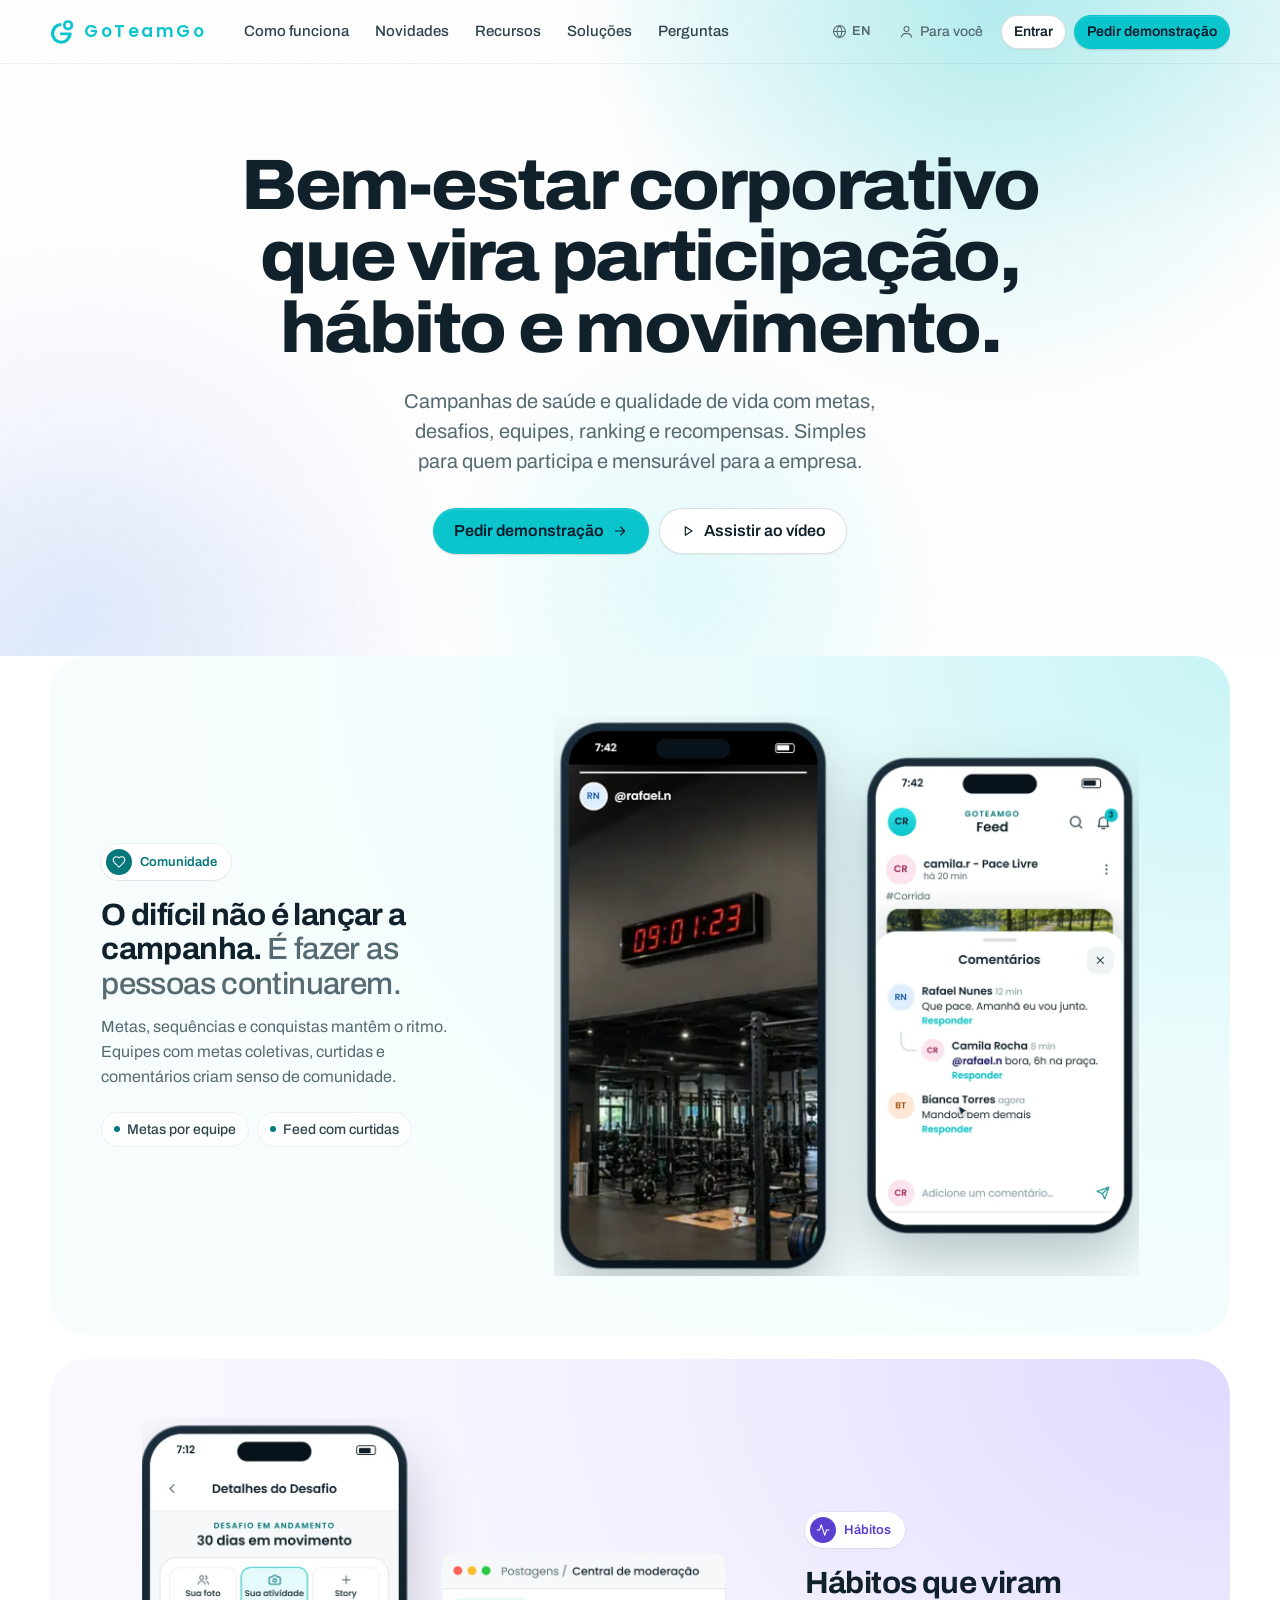
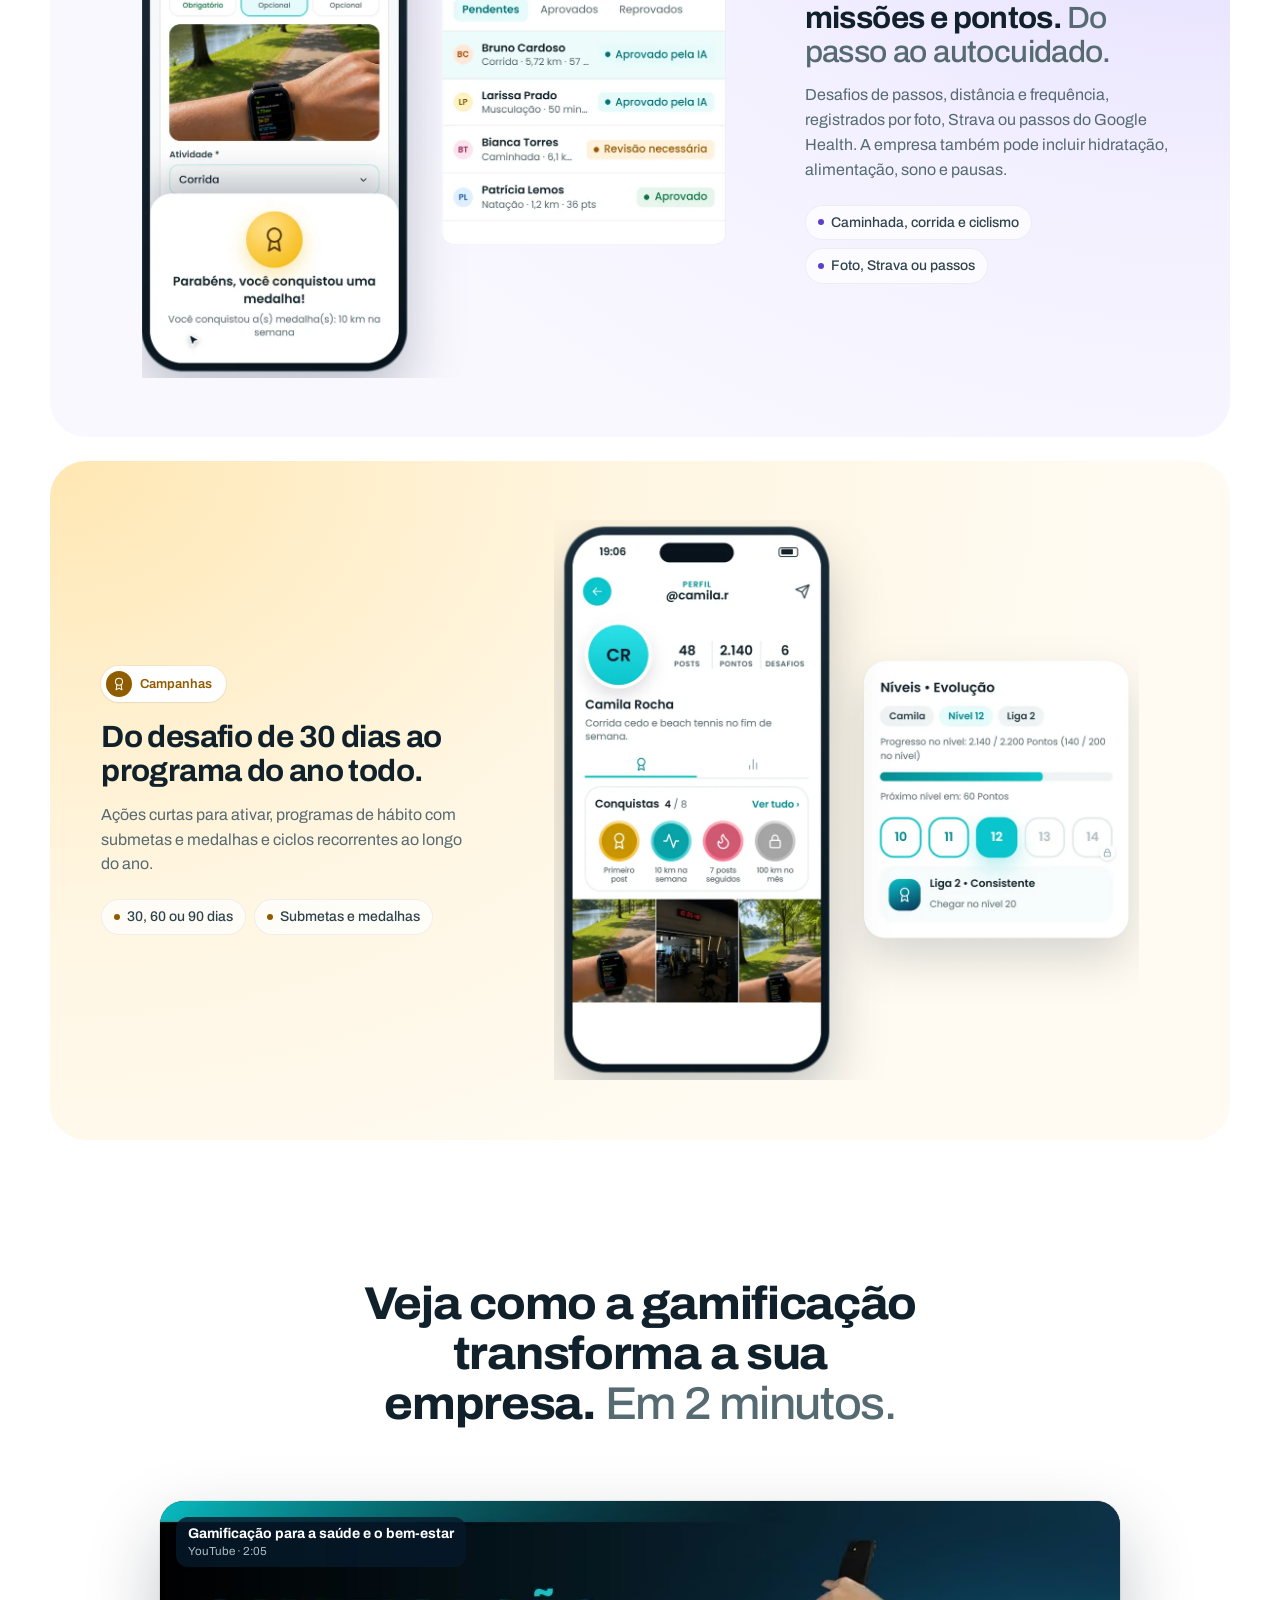
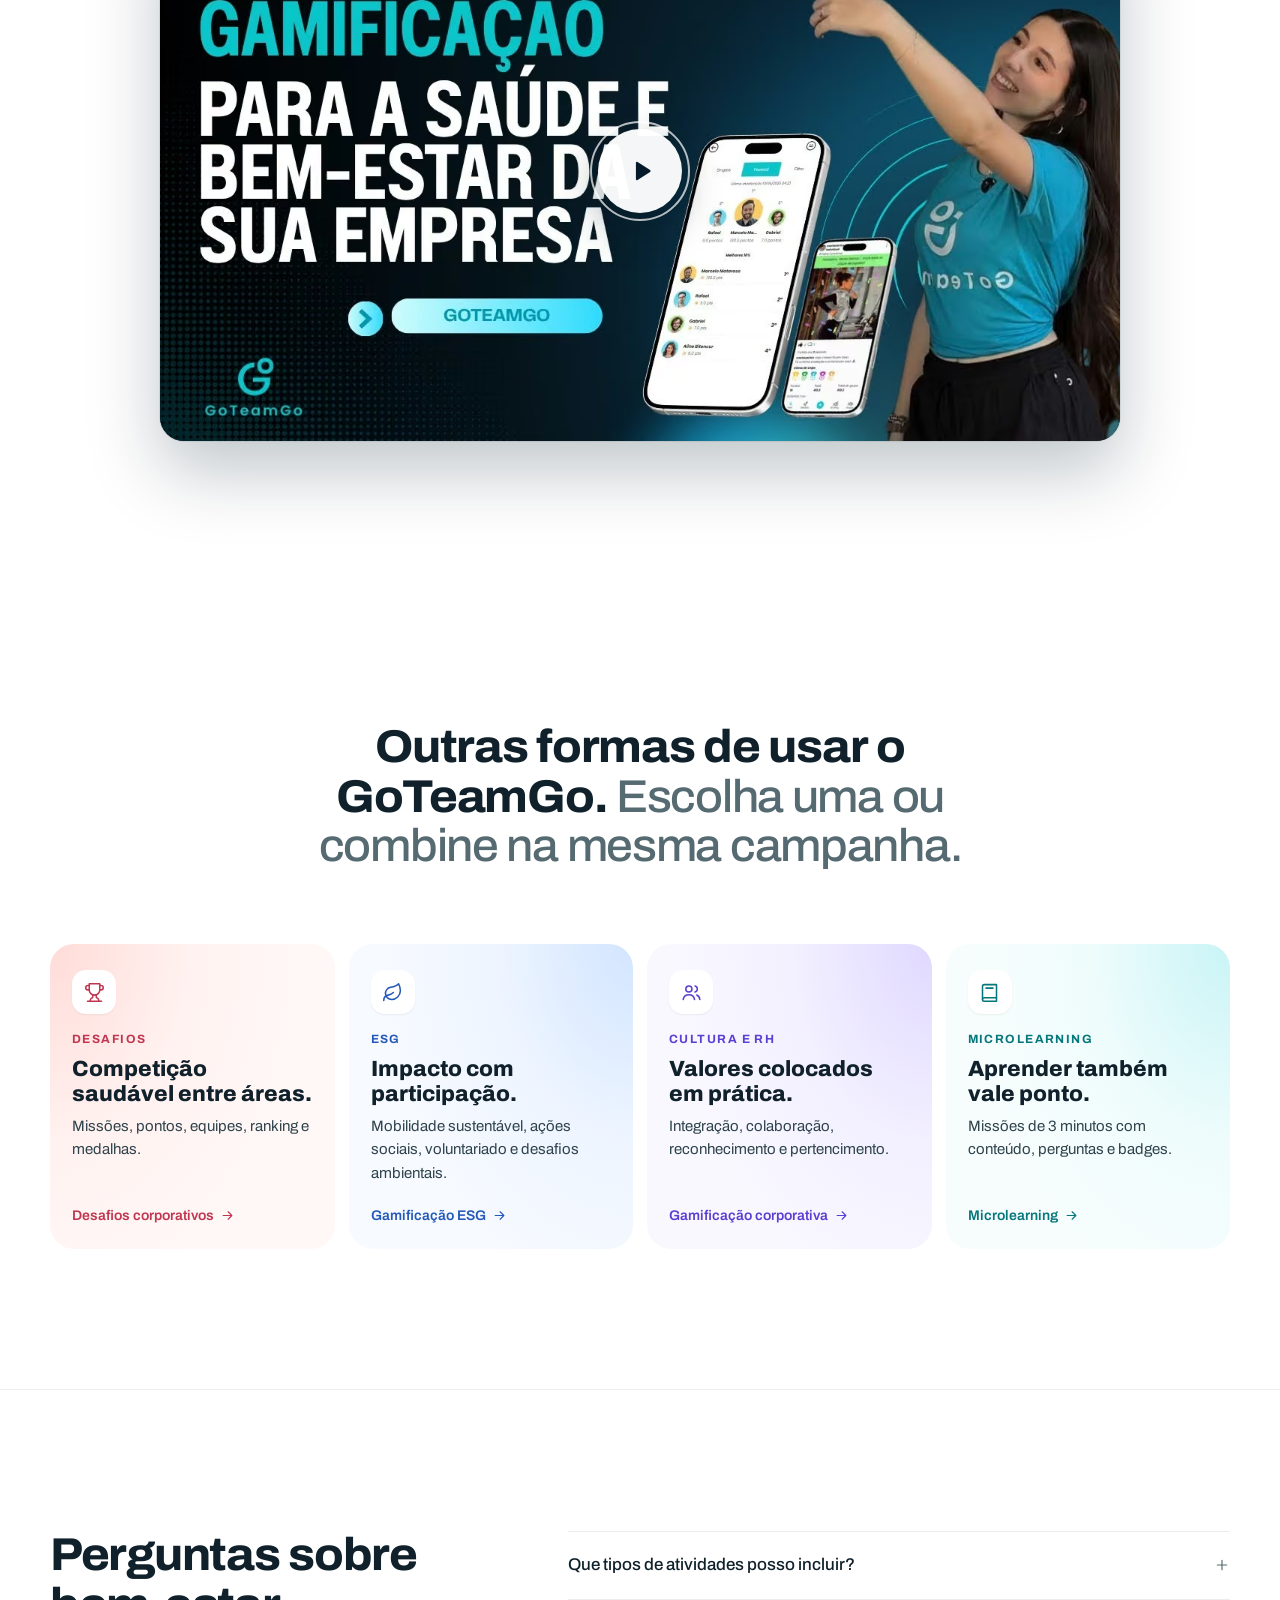
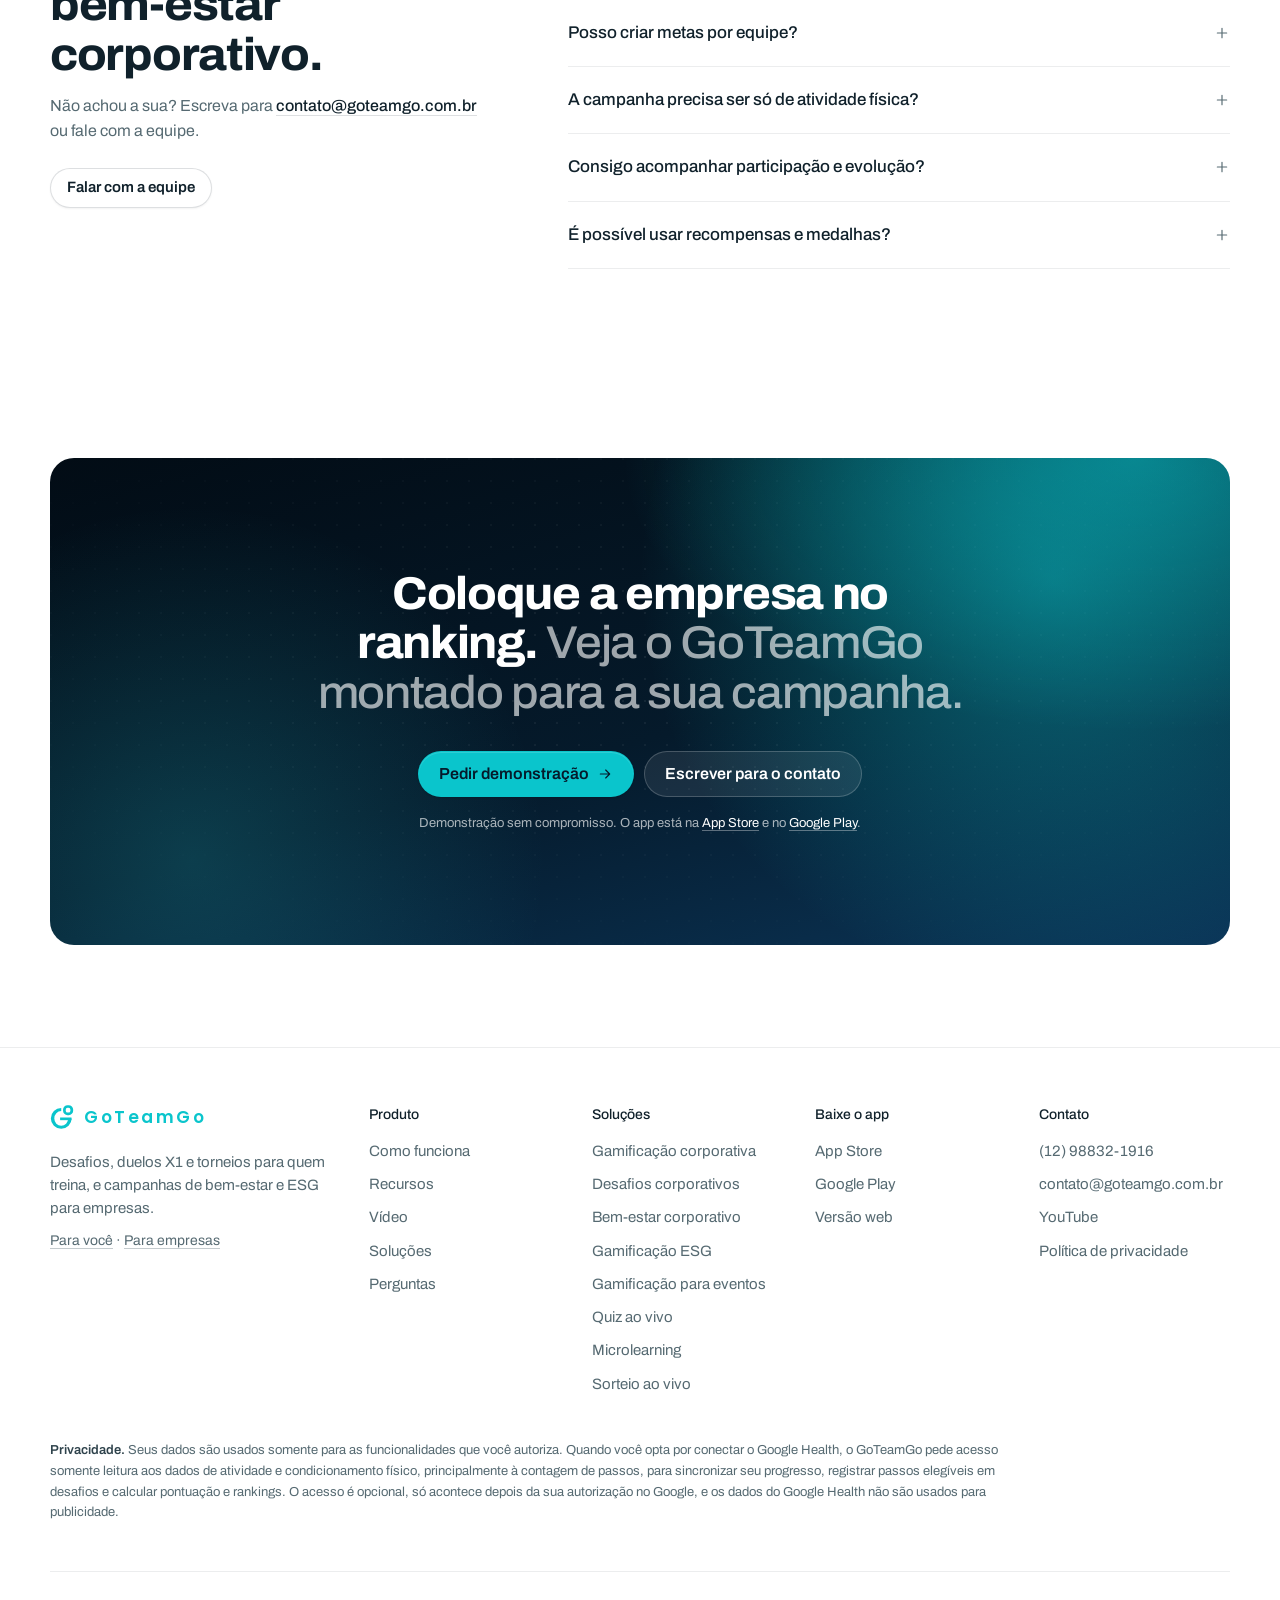
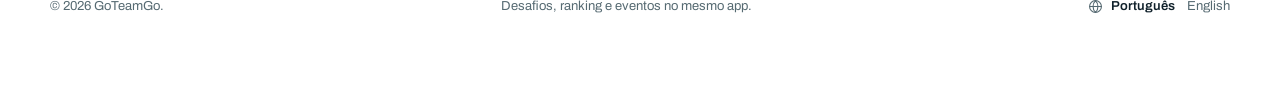
<file: bem-estar-corporativo/index.html>
<!doctype html> <html lang="pt-BR" data-direction="deep" data-hero="light" data-aud="empresa"> <head> <meta charset="utf-8"> <meta name="viewport" content="width=device-width, initial-scale=1"> <title>Bem-estar corporativo gamificado | GoTeamGo</title> <meta name="description" content="Engaje colaboradores em saúde e bem-estar com desafios gamificados de caminhada, corrida, ciclismo, hidratação e hábitos saudáveis."> <meta name="robots" content="noindex"> <link rel="canonical" href="https://goteamgo.com.br/bem-estar-corporativo/"> <meta property="og:type" content="website"> <meta property="og:locale" content="pt_BR"> <meta property="og:site_name" content="GoTeamGo"> <meta property="og:title" content="Bem-estar corporativo gamificado | GoTeamGo"> <meta property="og:description" content="Engaje colaboradores em saúde e bem-estar com desafios gamificados de caminhada, corrida, ciclismo, hidratação e hábitos saudáveis."> <meta property="og:url" content="https://joao-araujo-appstorm.github.io/goteamgo-landing-preview/bem-estar-corporativo/"> <meta property="og:image" content="https://joao-araujo-appstorm.github.io/goteamgo-landing-preview/img/og/bem-estar-corporativo.jpg"> <meta property="og:image:width" content="1200"> <meta property="og:image:height" content="630"> <meta property="og:image:alt" content="Bem-estar corporativo que vira participação, hábito e movimento."> <meta name="twitter:card" content="summary_large_image"> <meta name="twitter:title" content="Bem-estar corporativo gamificado | GoTeamGo"> <meta name="twitter:description" content="Engaje colaboradores em saúde e bem-estar com desafios gamificados de caminhada, corrida, ciclismo, hidratação e hábitos saudáveis."> <meta name="twitter:image" content="https://joao-araujo-appstorm.github.io/goteamgo-landing-preview/img/og/bem-estar-corporativo.jpg"> <meta name="theme-color" content="#ffffff">  <script>document.documentElement.classList.add('js');</script> <link rel="icon" href="../favicon.svg" type="image/svg+xml"> <link rel="icon" href="../img/favicon-32.png" sizes="32x32" type="image/png"> <link rel="manifest" href="../site.webmanifest"> <link rel="apple-touch-icon" href="../img/apple-touch-icon.png"> <link rel="preload" href="../fonts/archivo.woff2" as="font" type="font/woff2" crossorigin> <link rel="preload" href="../fonts/poppins-400.woff2" as="font" type="font/woff2" crossorigin> <link rel="stylesheet" href="../css/landing.css?v=9613ffd4"> <script defer src="../js/landing.js?v=6a23c4d8"></script> <script type="application/ld+json">
{
"@context": "https://schema.org",
"@graph": [
{
"@type": "WebPage",
"@id": "https://goteamgo.com.br/bem-estar-corporativo/#webpage",
"url": "https://goteamgo.com.br/bem-estar-corporativo/",
"name": "Bem-estar corporativo gamificado | GoTeamGo",
"description": "Engaje colaboradores em saúde e bem-estar com desafios gamificados de caminhada, corrida, ciclismo, hidratação e hábitos saudáveis.",
"inLanguage": "pt-BR",
"isPartOf": {
"@id": "https://goteamgo.com.br/#website"
},
"about": {
"@id": "https://goteamgo.com.br/#app"
},
"publisher": {
"@id": "https://goteamgo.com.br/#organization"
},
"primaryImageOfPage": {
"@type": "ImageObject",
"url": "https://goteamgo.com.br/img/og/bem-estar-corporativo.jpg"
}
},
{
"@type": "FAQPage",
"@id": "https://goteamgo.com.br/bem-estar-corporativo/#faq",
"mainEntity": [
{
"@type": "Question",
"name": "Que tipos de atividades posso incluir?",
"acceptedAnswer": {
"@type": "Answer",
"text": "Caminhada, corrida, ciclismo, hidratação, alimentação, sono, autocuidado e outras atividades definidas pela empresa."
}
},
{
"@type": "Question",
"name": "Posso criar metas por equipe?",
"acceptedAnswer": {
"@type": "Answer",
"text": "Sim. Os participantes podem ser organizados em equipes, com metas e rankings coletivos."
}
},
{
"@type": "Question",
"name": "A campanha precisa ser só de atividade física?",
"acceptedAnswer": {
"@type": "Answer",
"text": "Não. O programa pode combinar atividade física com hábitos saudáveis, autocuidado e missões internas."
}
},
{
"@type": "Question",
"name": "Consigo acompanhar participação e evolução?",
"acceptedAnswer": {
"@type": "Answer",
"text": "Sim. O painel mostra registros, participantes, atividades e indicadores da campanha."
}
},
{
"@type": "Question",
"name": "É possível usar recompensas e medalhas?",
"acceptedAnswer": {
"@type": "Answer",
"text": "Sim. Pontos, medalhas, conquistas e prêmios podem fazer parte da campanha."
}
}
]
}
]
}
</script> </head> <body class="page-sub"> <a class="skip" href="#conteudo">Pular para o conteúdo</a> <svg width="0" height="0" style="position:absolute" aria-hidden="true" focusable="false"> <symbol id="logo-mark" viewBox="0 0 340 340"><g fill="currentColor"><path d="M159 43A147 147 0 1 0 306 190H257A98 104.5 0 1 1 159 85.5Z"/><path d="M143 177H304V215H143Z"/><path fill-rule="evenodd" d="M248 2H265A63 63 0 0 1 328 65V81A63 63 0 0 1 265 144H248A63 63 0 0 1 185 81V65A63 63 0 0 1 248 2ZM250 39H262A27 27 0 0 1 289 66V80A27 27 0 0 1 262 107H250A27 27 0 0 1 223 80V66A27 27 0 0 1 250 39Z"/></g></symbol> <symbol id="i-tv" viewBox="0 0 24 24"><rect x="2.5" y="4" width="19" height="13" rx="2"/><path d="M8 21h8M12 17v4"/></symbol> <symbol id="i-grid" viewBox="0 0 24 24"><rect x="3.5" y="3.5" width="7" height="7" rx="1.5"/><rect x="13.5" y="3.5" width="7" height="7" rx="1.5"/><rect x="3.5" y="13.5" width="7" height="7" rx="1.5"/><rect x="13.5" y="13.5" width="7" height="7" rx="1.5"/></symbol> <symbol id="i-gift" viewBox="0 0 24 24"><rect x="3" y="8" width="18" height="4" rx="1"/><path d="M12 8v13M19 12v7a2 2 0 0 1-2 2H7a2 2 0 0 1-2-2v-7"/><path d="M7.5 8a2.5 2.5 0 0 1 0-5C10 3 12 8 12 8s2-5 4.5-5a2.5 2.5 0 0 1 0 5"/></symbol> <symbol id="i-flame" viewBox="0 0 24 24"><path d="M8.5 14.5A2.5 2.5 0 0 0 11 12c0-1.4-.5-2-1-3-1.1-2.1-.2-4 2-6 .5 2.5 2 4.9 4 6.5 2 1.6 3 3.5 3 5.5a7 7 0 1 1-14 0c0-1.2.4-2.3 1-3a2.5 2.5 0 0 0 2.5 2.5z"/></symbol> <symbol id="i-users" viewBox="0 0 24 24"><circle cx="9" cy="8" r="3.5"/><path d="M2.5 20c.6-3.4 3.3-5.5 6.5-5.5s5.9 2.1 6.5 5.5"/><path d="M16 4.6a3.5 3.5 0 0 1 0 6.8M18 14.8c1.9.7 3.2 2.4 3.5 5.2"/></symbol> <symbol id="i-trophy" viewBox="0 0 24 24"><path d="M6 9H4.5a2.5 2.5 0 0 1 0-5H6M18 9h1.5a2.5 2.5 0 0 0 0-5H18M4 22h16"/><path d="M10 14.7V17c0 .6-.5 1-1 1.2C7.9 18.8 7 20.2 7 22M14 14.7V17c0 .6.5 1 1 1.2 1.1.6 2 2 2 3.8"/><path d="M18 2H6v7a6 6 0 0 0 12 0z"/></symbol> <symbol id="i-wallet" viewBox="0 0 24 24"><rect x="3" y="6" width="18" height="14" rx="2"/><path d="M3 10h18M16 15h2"/></symbol> <symbol id="i-chart" viewBox="0 0 24 24"><path d="M18 20V10M12 20V4M6 20v-6"/></symbol> <symbol id="i-bell" viewBox="0 0 24 24"><path d="M6 16v-5a6 6 0 1 1 12 0v5l1.5 2h-15z"/><path d="M10 21h4"/></symbol> <symbol id="i-rocket" viewBox="0 0 24 24"><path d="M4.5 16.5c-1.5 1.3-2 5-2 5s3.7-.5 5-2c.7-.8.7-2.1-.1-2.9a2.2 2.2 0 0 0-2.9-.1z"/><path d="m12 15-3-3a22 22 0 0 1 2-4A12.9 12.9 0 0 1 22 2c0 2.7-.8 7.5-6 11a22.4 22.4 0 0 1-4 2z"/><path d="M9 12H4s.6-3 2-4c1.6-1.1 5 0 5 0M12 15v5s3-.6 4-2c1.1-1.6 0-5 0-5"/></symbol> <symbol id="i-layers" viewBox="0 0 24 24"><path d="m12 3 9 5-9 5-9-5z"/><path d="m3 13 9 5 9-5"/></symbol> <symbol id="i-sparkle" viewBox="0 0 24 24"><path d="M12 3l1.8 4.9L19 9.7l-5.2 1.8L12 16.5l-1.8-5L5 9.7l5.2-1.8z"/><path d="M18.5 15l.7 1.8 1.8.7-1.8.7-.7 1.8-.7-1.8-1.8-.7 1.8-.7z"/></symbol> <symbol id="i-search" viewBox="0 0 24 24"><circle cx="11" cy="11" r="7"/><path d="m20 20-3.5-3.5"/></symbol> <symbol id="i-plus" viewBox="0 0 24 24"><path d="M12 5v14M5 12h14"/></symbol> <symbol id="i-check" viewBox="0 0 24 24"><path d="m5 12.5 4.5 4.5L19 7.5"/></symbol> <symbol id="i-close" viewBox="0 0 24 24"><path d="M6 6l12 12M18 6 6 18"/></symbol> <symbol id="i-arrow" viewBox="0 0 24 24"><path d="M5 12h14M13 6l6 6-6 6"/></symbol> <symbol id="i-chevron" viewBox="0 0 24 24"><path d="m7 10 5 5 5-5"/></symbol> <symbol id="i-back" viewBox="0 0 24 24"><path d="m15 18-6-6 6-6"/></symbol> <symbol id="i-download" viewBox="0 0 24 24"><path d="M12 4v11M7 10l5 5 5-5M5 20h14"/></symbol> <symbol id="i-file" viewBox="0 0 24 24"><path d="M14 3H7a2 2 0 0 0-2 2v14a2 2 0 0 0 2 2h10a2 2 0 0 0 2-2V8z"/><path d="M14 3v5h5M9 13h6M9 17h4"/></symbol> <symbol id="i-mail" viewBox="0 0 24 24"><rect x="3" y="5" width="18" height="14" rx="2"/><path d="m4 7 8 6 8-6"/></symbol> <symbol id="i-key" viewBox="0 0 24 24"><rect x="5" y="11" width="14" height="10" rx="2"/><path d="M8 11V8a4 4 0 0 1 8 0v3"/></symbol> <symbol id="i-menu" viewBox="0 0 24 24"><path d="M4 7h16M4 12h16M4 17h16"/></symbol> <symbol id="i-pin" viewBox="0 0 24 24"><path d="M12 21s7-6.2 7-11.5A7 7 0 0 0 5 9.5C5 14.8 12 21 12 21z"/><circle cx="12" cy="9.5" r="2.5"/></symbol> <symbol id="i-clock" viewBox="0 0 24 24"><circle cx="12" cy="12" r="9"/><path d="M12 7v5l3 2"/></symbol> <symbol id="i-activity" viewBox="0 0 24 24"><path d="M22 12h-4l-3 9L9 3l-3 9H2"/></symbol> <symbol id="i-camera" viewBox="0 0 24 24"><path d="M14.5 4h-5L7 7H4a2 2 0 0 0-2 2v9a2 2 0 0 0 2 2h16a2 2 0 0 0 2-2V9a2 2 0 0 0-2-2h-3z"/><circle cx="12" cy="13" r="3"/></symbol> <symbol id="i-award" viewBox="0 0 24 24"><circle cx="12" cy="8" r="6"/><path d="M15.5 12.9 17 22l-5-3-5 3 1.5-9.1"/></symbol> <symbol id="i-leaf" viewBox="0 0 24 24"><path d="M11 20A7 7 0 0 1 9.8 6.1C15.5 5 17 4.5 19 2c1 2 2 4.2 2 8 0 5.5-4.8 10-10 10z"/><path d="M2 21c0-3 1.9-5.4 5.1-6C9.5 14.5 12 13 13 12"/></symbol> <symbol id="i-heart" viewBox="0 0 24 24"><path d="M19 14c1.5-1.5 3-3.2 3-5.5A5.5 5.5 0 0 0 16.5 3c-1.8 0-3 .5-4.5 2-1.5-1.5-2.7-2-4.5-2A5.5 5.5 0 0 0 2 8.5c0 2.3 1.5 4 3 5.5l7 7z"/></symbol> <symbol id="i-message" viewBox="0 0 24 24"><path d="M7.9 20A9 9 0 1 0 4 16.1L2 22z"/></symbol> <symbol id="i-phone" viewBox="0 0 24 24"><rect x="5" y="2" width="14" height="20" rx="2.5"/><path d="M11 18h2"/></symbol> <symbol id="i-qr" viewBox="0 0 24 24"><rect x="3" y="3" width="6" height="6" rx="1"/><rect x="15" y="3" width="6" height="6" rx="1"/><rect x="3" y="15" width="6" height="6" rx="1"/><path d="M15 15h2v2M21 15v6h-4M13 3v4M13 11h4M3 12h4M11 11v2M13 19v2"/></symbol> <symbol id="i-sliders" viewBox="0 0 24 24"><path d="M21 4h-7M10 4H3M21 12h-9M8 12H3M21 20h-5M12 20H3M14 2v4M8 10v4M16 18v4"/></symbol> <symbol id="i-megaphone" viewBox="0 0 24 24"><path d="m3 11 18-5v12L3 14z"/><path d="M11.6 16.8a3 3 0 1 1-5.8-1.6"/></symbol> <symbol id="i-steps" viewBox="0 0 24 24"><path d="M4 16v-2.4C4 11.5 3 10.5 3 8c0-2.7 1.5-6 4.5-6C9.4 2 10 3.8 10 5.5c0 3.1-2 5.7-2 8.7V16a2 2 0 1 1-4 0zM20 20v-2.4c0-2.1 1-3.1 1-5.6 0-2.7-1.5-6-4.5-6C14.6 6 14 7.8 14 9.5c0 3.1 2 5.7 2 8.7V20a2 2 0 1 0 4 0z"/></symbol> <symbol id="i-dots" viewBox="0 0 24 24"><circle cx="12" cy="5" r="1"/><circle cx="12" cy="12" r="1"/><circle cx="12" cy="19" r="1"/></symbol> <symbol id="i-pause" viewBox="0 0 24 24"><rect x="6.5" y="5" width="3.5" height="14" rx="1"/><rect x="14" y="5" width="3.5" height="14" rx="1"/></symbol> <symbol id="i-play" viewBox="0 0 24 24"><path d="M8 5.5v13l10-6.5z"/></symbol> <symbol id="i-bolt" viewBox="0 0 24 24"><path d="M13 2 4 14h7l-1 8 9-12h-7z"/></symbol> <symbol id="i-arrow-left" viewBox="0 0 24 24"><path d="M19 12H5M11 6l-6 6 6 6"/></symbol> <symbol id="i-briefcase" viewBox="0 0 24 24"><rect x="3" y="7" width="18" height="13" rx="2"/><path d="M8 7V5a2 2 0 0 1 2-2h4a2 2 0 0 1 2 2v2M3 13h18"/></symbol> <symbol id="i-globe" viewBox="0 0 24 24"><circle cx="12" cy="12" r="9.5"/><path d="M2.5 12h19M12 2.5c2.6 2.6 3.9 5.8 3.9 9.5s-1.3 6.9-3.9 9.5c-2.6-2.6-3.9-5.8-3.9-9.5S9.4 5.1 12 2.5z"/></symbol><symbol id="i-user" viewBox="0 0 24 24"><circle cx="12" cy="8" r="4"/><path d="M4 21c.8-4 4-6 8-6s7.2 2 8 6"/></symbol> <symbol id="i-list" viewBox="0 0 24 24"><path d="M9 6h11M9 12h11M9 18h11M4.5 6h.01M4.5 12h.01M4.5 18h.01"/></symbol> <symbol id="i-refresh" viewBox="0 0 24 24"><path d="M20 11a8 8 0 1 0-2.3 5.7M20 4v7h-7"/></symbol> <symbol id="i-flag" viewBox="0 0 24 24"><path d="M5 21V4M5 4h11l-2 4 2 4H5"/></symbol> <symbol id="i-shield" viewBox="0 0 24 24"><path d="M12 3 5 6v5c0 4.6 3 8.3 7 10 4-1.7 7-5.4 7-10V6z"/><path d="m9 12 2 2 4-4"/></symbol> <symbol id="i-send" viewBox="0 0 24 24"><path d="M22 2 11 13M22 2l-7 20-4-9-9-4z"/></symbol> <symbol id="i-copy" viewBox="0 0 24 24"><rect x="9" y="9" width="12" height="12" rx="2"/><path d="M5 15H4a2 2 0 0 1-2-2V4a2 2 0 0 1 2-2h9a2 2 0 0 1 2 2v1"/></symbol> <symbol id="i-bike" viewBox="0 0 24 24"><circle cx="5.5" cy="17" r="3.5"/><circle cx="18.5" cy="17" r="3.5"/><path d="M5.5 17 9 9h6l3.5 8M9 9 8 6.5H6M12 17l3-8M15 9l-1-2.5h2"/></symbol> <symbol id="i-dumbbell" viewBox="0 0 24 24"><path d="M7 6v12M17 6v12M4 9v6M20 9v6M7 12h10"/></symbol> <symbol id="i-crown" viewBox="0 0 24 24"><path d="M3 8l4.5 4L12 5l4.5 7L21 8l-2 10H5z"/></symbol> <symbol id="i-quiz" viewBox="0 0 24 24"><circle cx="12" cy="12" r="9"/><path d="M9.5 9.5a2.5 2.5 0 1 1 3.5 2.3c-.6.3-1 .8-1 1.5v.7M12 17h.01"/></symbol> <symbol id="i-book" viewBox="0 0 24 24"><path d="M4 5a2 2 0 0 1 2-2h14v15H6a2 2 0 0 0-2 2z"/><path d="M4 20a2 2 0 0 0 2 2h14v-4M8 7h8"/></symbol> <symbol id="i-card" viewBox="0 0 24 24"><rect x="2.5" y="5" width="19" height="14" rx="2"/><path d="M2.5 10h19M6 15h4"/></symbol> </svg> <header class="nav" data-nav> <div class="container nav__inner"> <a class="brand" href="../#topo" aria-label="GoTeamGo, início"> <svg class="brand__mark" aria-hidden="true"><use href="#logo-mark"/></svg>GoTeamGo
</a> <nav class="nav__links" aria-label="Principal"> <a href="../#posts" data-for="empresa">Como funciona</a> <a href="../#produto" data-for="voce">Como funciona</a> <a href="../#jogo" data-for="voce">Gamificação</a> <a href="../#social" data-for="voce">Social</a> <a href="../#novidades" data-for="empresa">Novidades</a> <a href="../#recursos" data-for="empresa">Recursos</a> <a href="../#solucoes" data-for="empresa">Soluções</a> <a href="../#perguntas">Perguntas</a> </nav> <div class="nav__actions"> <a class="nav__lang" href="../en/" lang="en" aria-label="English version" data-lang-link><svg class="i" aria-hidden="true"><use href="#i-globe"/></svg>EN</a> <a class="nav__aud" href="../" data-for="voce"><svg class="i" aria-hidden="true"><use href="#i-briefcase"/></svg>Para empresas</a> <a class="nav__aud" href="../para-voce/" data-for="empresa"><svg class="i" aria-hidden="true"><use href="#i-user"/></svg>Para você</a> <a class="btn btn--secondary btn--sm nav__login" href="https://app.goteamgo.com.br/">Entrar</a> <a class="btn btn--primary btn--sm" href="https://app.goteamgo.com.br/register/" data-track="cta-nav-conta" data-for="voce"><span class="lbl-long">Criar conta grátis</span><span class="lbl-short">Criar conta</span><span class="lbl-tiny">Criar conta</span></a> <a class="btn btn--primary btn--sm" href="https://wa.me/5512988321916?text=Ol%C3%A1%2C%20quero%20ver%20uma%20demonstra%C3%A7%C3%A3o%20do%20GoTeamGo%20para%20a%20minha%20empresa." target="_blank" rel="noopener" data-track="cta-nav" data-for="empresa"><span class="lbl-long">Pedir demonstração</span><span class="lbl-short">Demonstração</span><span class="lbl-tiny">Agendar</span></a> <button class="nav__toggle" type="button" aria-expanded="false" aria-controls="menu-mobile" aria-label="Abrir menu" data-nav-toggle> <span class="burger" aria-hidden="true"><i></i><i></i></span> </button> </div> </div> <div class="nav__mobile" id="menu-mobile" hidden> <nav class="m-menu" aria-label="Menu"> <a class="m-link" href="../#posts" style="--i:0" data-for="empresa"><span>Como funciona</span><svg class="i" aria-hidden="true"><use href="#i-arrow"/></svg></a> <a class="m-link" href="../#produto" style="--i:0" data-for="voce"><span>Como funciona</span><svg class="i" aria-hidden="true"><use href="#i-arrow"/></svg></a> <a class="m-link" href="../#jogo" style="--i:1" data-for="voce"><span>Gamificação</span><svg class="i" aria-hidden="true"><use href="#i-arrow"/></svg></a> <a class="m-link" href="../#social" style="--i:2" data-for="voce"><span>Social</span><svg class="i" aria-hidden="true"><use href="#i-arrow"/></svg></a> <a class="m-link" href="../#novidades" style="--i:1" data-for="empresa"><span>Novidades</span><svg class="i" aria-hidden="true"><use href="#i-arrow"/></svg></a> <a class="m-link" href="../#recursos" style="--i:1" data-for="empresa"><span>Recursos</span><svg class="i" aria-hidden="true"><use href="#i-arrow"/></svg></a> <a class="m-link" href="../#solucoes" style="--i:2" data-for="empresa"><span>Soluções</span><svg class="i" aria-hidden="true"><use href="#i-arrow"/></svg></a> <a class="m-link" href="../#perguntas" style="--i:3"><span>Perguntas</span><svg class="i" aria-hidden="true"><use href="#i-arrow"/></svg></a> </nav> <div class="m-foot" style="--i:4"> <a class="btn btn--primary btn--lg" href="https://app.goteamgo.com.br/register/" data-track="cta-nav-mobile-conta" data-for="voce">Criar minha conta grátis <svg class="i i-arrow" aria-hidden="true"><use href="#i-arrow"/></svg></a> <a class="btn btn--primary btn--lg" href="https://wa.me/5512988321916?text=Ol%C3%A1%2C%20quero%20ver%20uma%20demonstra%C3%A7%C3%A3o%20do%20GoTeamGo%20para%20a%20minha%20empresa." target="_blank" rel="noopener" data-track="cta-nav-mobile" data-for="empresa">Pedir demonstração <svg class="i i-arrow" aria-hidden="true"><use href="#i-arrow"/></svg></a> <a class="btn btn--secondary btn--lg" href="https://app.goteamgo.com.br/">Entrar</a> <a class="m-aud" href="../" data-for="voce"><svg class="i" aria-hidden="true"><use href="#i-briefcase"/></svg>Tem uma empresa? Ver a versão para empresas</a> <a class="m-aud" href="../para-voce/" data-for="empresa"><svg class="i" aria-hidden="true"><use href="#i-user"/></svg>Ver a versão para você</a> <a class="m-aud" href="../en/" lang="en" data-lang-link><svg class="i" aria-hidden="true"><use href="#i-globe"/></svg>English version</a> <p class="m-stores">Baixe o app: <a href="https://apps.apple.com/br/app/goteamgo/id6756112455" target="_blank" rel="noopener">App Store</a> · <a href="https://play.google.com/store/apps/details?id=br.com.goteamgo.app.twa" target="_blank" rel="noopener">Google Play</a></p> </div> </div> </header> <main id="conteudo"> <section class="hero hero--sub" id="topo" aria-labelledby="hero-title"> <div class="hero__bg" aria-hidden="true"><div class="hero__aurora"><i></i><i></i><i></i></div><div class="hero__noise"></div></div> <div class="container hero__inner"> <h1 class="display hero__title" id="hero-title">Bem-estar corporativo que vira participação, hábito e movimento.</h1> <p class="lead hero__lead">Campanhas de saúde e qualidade de vida com metas, desafios, equipes, ranking e recompensas. Simples para quem participa e mensurável para a empresa.</p> <div class="hero__ctas"> <a class="btn btn--primary btn--lg" href="https://wa.me/5512988321916?text=Ol%C3%A1%2C%20quero%20ver%20uma%20demonstra%C3%A7%C3%A3o%20do%20GoTeamGo%20para%20a%20minha%20empresa." target="_blank" rel="noopener" data-track="cta-bem-estar-corporativo-hero">Pedir demonstração <svg class="i i-arrow" aria-hidden="true"><use href="#i-arrow"/></svg></a> <a class="btn btn--secondary btn--lg" href="#video"><svg class="i" aria-hidden="true"><use href="#i-play"/></svg>Assistir ao vídeo</a> </div> </div> </section> <section class="section section--flush sub-panels" aria-label="Como funciona"> <div class="container"> <div class="tour tour--feats"> <div class="tour__chapters"> <article class="chapter feat feat--teal"> <div class="chapter__head"> <span class="feat__eyebrow"><i><svg class="i" aria-hidden="true"><use href="#i-heart"/></svg></i>Comunidade</span> <h2 class="h3" data-words>O difícil não é lançar a campanha. <span class="soft">É fazer as pessoas continuarem.</span></h2> <p class="body">Metas, sequências e conquistas mantêm o ritmo. Equipes com metas coletivas, curtidas e comentários criam senso de comunidade.</p> <ul class="feat__chips"><li>Metas por equipe</li><li>Feed com curtidas</li></ul> </div> <div class="chapter__stage sub-shot"><img src="../img/sol/social.webp" width="1200" height="1148" alt="Stories e post de treino no feed do GoTeamGo com curtidas e comentários dos colegas" loading="lazy" decoding="async"></div> </article> <article class="chapter feat feat--violet"> <div class="chapter__head"> <span class="feat__eyebrow"><i><svg class="i" aria-hidden="true"><use href="#i-activity"/></svg></i>Hábitos</span> <h2 class="h3" data-words>Hábitos que viram missões e pontos. <span class="soft">Do passo ao autocuidado.</span></h2> <p class="body">Desafios de passos, distância e frequência, registrados por foto, Strava ou passos do Google Health. A empresa também pode incluir hidratação, alimentação, sono e pausas.</p> <ul class="feat__chips"><li>Caminhada, corrida e ciclismo</li><li>Foto, Strava ou passos</li></ul> </div> <div class="chapter__stage sub-shot"><img src="../img/sol/atividade.webp" width="1200" height="1151" alt="Tela de nova atividade com uma corrida do Strava e a central de moderação aprovando o post pela IA" loading="lazy" decoding="async"></div> </article> <article class="chapter feat feat--amber"> <div class="chapter__head"> <span class="feat__eyebrow"><i><svg class="i" aria-hidden="true"><use href="#i-award"/></svg></i>Campanhas</span> <h2 class="h3" data-words>Do desafio de 30 dias ao programa do ano todo.</h2> <p class="body">Ações curtas para ativar, programas de hábito com submetas e medalhas e ciclos recorrentes ao longo do ano.</p> <ul class="feat__chips"><li>30, 60 ou 90 dias</li><li>Submetas e medalhas</li></ul> </div> <div class="chapter__stage sub-shot"><img src="../img/sol/conquistas.webp" width="1200" height="1148" alt="Perfil no app GoTeamGo com medalhas conquistadas e a evolução de níveis" loading="lazy" decoding="async"></div> </article> </div> </div> </div> </section> <section class="section vd" id="video" aria-labelledby="vd-title" data-for="empresa"> <div class="container"> <div class="section-head section-head--center"> <h2 class="h2" id="vd-title" data-words>Veja como a gamificação transforma a sua empresa. <span class="soft">Em 2 minutos.</span></h2> </div> <div class="vd-frame" data-reveal> <a class="vd-play" href="https://www.youtube.com/watch?v=f2aAVMGqOxg" target="_blank" rel="noopener" data-video="f2aAVMGqOxg" aria-label="Assistir ao vídeo Veja como a gamificação pode transformar a sua empresa, 2 minutos e 5 segundos"> <picture><source srcset="../img/video-capa.avif" type="image/avif"><img src="../img/video-capa.webp" width="1280" height="720" alt="" loading="lazy" decoding="async"></picture> <span class="vd-btn" aria-hidden="true"><svg class="i" aria-hidden="true"><use href="#i-play"/></svg></span> <span class="vd-cap" aria-hidden="true"><b>Gamificação para a saúde e o bem-estar</b><small>YouTube · 2:05</small></span> </a> </div> </div> </section> <section class="section sol" aria-labelledby="sol-title"> <div class="container"> <div class="section-head section-head--center"> <h2 class="h2" id="sol-title" data-words>Outras formas de usar o GoTeamGo. <span class="soft">Escolha uma ou combine na mesma campanha.</span></h2> </div> <div class="sol-grid" data-reveal> <a class="sol-card feat--coral" href="../desafios-corporativos/"><span class="sol-ic"><svg class="i" aria-hidden="true"><use href="#i-trophy"/></svg></span><small>Desafios</small><b>Competição saudável entre áreas.</b><span>Missões, pontos, equipes, ranking e medalhas.</span><em>Desafios corporativos <svg class="i" aria-hidden="true"><use href="#i-arrow"/></svg></em></a> <a class="sol-card feat--sky" href="../gamificacao-esg/"><span class="sol-ic"><svg class="i" aria-hidden="true"><use href="#i-leaf"/></svg></span><small>ESG</small><b>Impacto com participação.</b><span>Mobilidade sustentável, ações sociais, voluntariado e desafios ambientais.</span><em>Gamificação ESG <svg class="i" aria-hidden="true"><use href="#i-arrow"/></svg></em></a> <a class="sol-card feat--violet" href="../gamificacao-corporativa/"><span class="sol-ic"><svg class="i" aria-hidden="true"><use href="#i-users"/></svg></span><small>Cultura e RH</small><b>Valores colocados em prática.</b><span>Integração, colaboração, reconhecimento e pertencimento.</span><em>Gamificação corporativa <svg class="i" aria-hidden="true"><use href="#i-arrow"/></svg></em></a> <a class="sol-card feat--teal" href="../microlearning/"><span class="sol-ic"><svg class="i" aria-hidden="true"><use href="#i-book"/></svg></span><small>Microlearning</small><b>Aprender também vale ponto.</b><span>Missões de 3 minutos com conteúdo, perguntas e badges.</span><em>Microlearning <svg class="i" aria-hidden="true"><use href="#i-arrow"/></svg></em></a> </div> </div> </section> <section class="section section--line" id="perguntas" aria-label="Perguntas frequentes"> <div class="container faq"> <div class="faq__intro"> <h2 class="h2" data-words>Perguntas sobre <span class="nowrap">bem-estar</span> corporativo.</h2> <p class="body" data-reveal>Não achou a sua? Escreva para <a class="link" href="mailto:contato@goteamgo.com.br">contato@goteamgo.com.br</a> ou fale com a equipe.</p> <div class="btn-row" data-reveal style="--d:80ms"><a class="btn btn--secondary" href="https://wa.me/5512988321916?text=Ol%C3%A1%2C%20tenho%20uma%20d%C3%BAvida%20sobre%20o%20GoTeamGo." target="_blank" rel="noopener" data-track="cta-bem-estar-corporativo-faq">Falar com a equipe</a></div> </div> <div class="faq__list" data-reveal style="--d:80ms"> <details class="faq__item" name="faq"> <summary>Que tipos de atividades posso incluir?<svg class="i" aria-hidden="true"><use href="#i-plus"/></svg></summary> <p class="faq__answer">Caminhada, corrida, ciclismo, hidratação, alimentação, sono, autocuidado e outras atividades definidas pela empresa.</p> </details> <details class="faq__item" name="faq"> <summary>Posso criar metas por equipe?<svg class="i" aria-hidden="true"><use href="#i-plus"/></svg></summary> <p class="faq__answer">Sim. Os participantes podem ser organizados em equipes, com metas e rankings coletivos.</p> </details> <details class="faq__item" name="faq"> <summary>A campanha precisa ser só de atividade física?<svg class="i" aria-hidden="true"><use href="#i-plus"/></svg></summary> <p class="faq__answer">Não. O programa pode combinar atividade física com hábitos saudáveis, autocuidado e missões internas.</p> </details> <details class="faq__item" name="faq"> <summary>Consigo acompanhar participação e evolução?<svg class="i" aria-hidden="true"><use href="#i-plus"/></svg></summary> <p class="faq__answer">Sim. O painel mostra registros, participantes, atividades e indicadores da campanha.</p> </details> <details class="faq__item" name="faq"> <summary>É possível usar recompensas e medalhas?<svg class="i" aria-hidden="true"><use href="#i-plus"/></svg></summary> <p class="faq__answer">Sim. Pontos, medalhas, conquistas e prêmios podem fazer parte da campanha.</p> </details> </div> </div> </section> <section class="section section--snug-top" id="comecar" aria-label="Comece agora"> <div class="container"> <div class="cta-panel" data-reveal> <div class="cta-panel__aurora" aria-hidden="true"><i></i><i></i></div> <div data-for="empresa"> <h2 class="h2" data-words>Coloque a empresa no ranking. <span class="soft">Veja o GoTeamGo montado para a sua campanha.</span></h2> <div class="btn-row"> <a class="btn btn--primary btn--lg" href="https://wa.me/5512988321916?text=Ol%C3%A1%2C%20quero%20ver%20uma%20demonstra%C3%A7%C3%A3o%20do%20GoTeamGo%20para%20a%20minha%20empresa." target="_blank" rel="noopener" data-track="cta-final">Pedir demonstração <svg class="i i-arrow" aria-hidden="true"><use href="#i-arrow"/></svg></a> <a class="btn btn--secondary btn--lg" href="mailto:contato@goteamgo.com.br?subject=Demonstra%C3%A7%C3%A3o%20do%20GoTeamGo" data-track="cta-final-email">Escrever para o contato</a> </div> <p class="cta-panel__note">Demonstração sem compromisso. O app está na <a href="https://apps.apple.com/br/app/goteamgo/id6756112455" target="_blank" rel="noopener">App Store</a> e no <a href="https://play.google.com/store/apps/details?id=br.com.goteamgo.app.twa" target="_blank" rel="noopener">Google Play</a>.</p> </div> </div> </div> </section> </main> <footer class="footer"> <div class="container"> <div class="footer__grid"> <div class="footer__brand"> <a class="brand" href="../#topo"><svg class="brand__mark" aria-hidden="true"><use href="#logo-mark"/></svg>GoTeamGo</a> <p class="footer__about">Desafios, duelos X1 e torneios para quem treina, e campanhas de bem-estar e ESG para empresas.</p> <p class="footer__aud"><a href="../para-voce/">Para você</a> · <a href="../">Para empresas</a></p> </div> <nav class="footer__col" aria-labelledby="f-produto"> <h2 id="f-produto">Produto</h2> <ul data-for="voce"><li><a href="../#jogo">Gamificação</a></li><li><a href="../#desafios">Desafios abertos</a></li><li><a href="../#social">Social</a></li><li><a href="../#x1">Duelo X1</a></li><li><a href="../#torneio">Torneios</a></li></ul> <ul data-for="empresa"><li><a href="../#posts">Como funciona</a></li><li><a href="../#recursos">Recursos</a></li><li><a href="../#video">Vídeo</a></li><li><a href="../#solucoes">Soluções</a></li><li><a href="../#perguntas">Perguntas</a></li></ul> </nav> <nav class="footer__col" aria-labelledby="f-solucoes" data-for="empresa"> <h2 id="f-solucoes">Soluções</h2> <ul><li><a href="../gamificacao-corporativa/">Gamificação corporativa</a></li><li><a href="../desafios-corporativos/">Desafios corporativos</a></li><li><a href="../bem-estar-corporativo/">Bem-estar corporativo</a></li><li><a href="../gamificacao-esg/">Gamificação ESG</a></li><li><a href="../gamificacao-para-eventos/">Gamificação para eventos</a></li><li><a href="../quiz-ao-vivo/">Quiz ao vivo</a></li><li><a href="../microlearning/">Microlearning</a></li><li><a href="../sorteio-ao-vivo/">Sorteio ao vivo</a></li></ul> </nav> <nav class="footer__col" aria-labelledby="f-app"> <h2 id="f-app">Baixe o app</h2> <ul><li><a href="https://apps.apple.com/br/app/goteamgo/id6756112455" target="_blank" rel="noopener">App Store</a></li><li><a href="https://play.google.com/store/apps/details?id=br.com.goteamgo.app.twa" target="_blank" rel="noopener">Google Play</a></li><li><a href="https://app.goteamgo.com.br/">Versão web</a></li></ul> </nav> <nav class="footer__col" aria-labelledby="f-contato"> <h2 id="f-contato">Contato</h2> <ul><li><a href="https://wa.me/5512988321916?text=Ol%C3%A1%2C%20quero%20ver%20uma%20demonstra%C3%A7%C3%A3o%20do%20GoTeamGo%20para%20a%20minha%20empresa." target="_blank" rel="noopener" data-track="cta-footer">(12) 98832-1916</a></li><li><a href="mailto:contato@goteamgo.com.br">contato@goteamgo.com.br</a></li><li><a href="https://www.youtube.com/@goteamgooficial" target="_blank" rel="noopener">YouTube</a></li><li><a href="https://app.goteamgo.com.br/policy/">Política de privacidade</a></li></ul> </nav> </div> <p class="footer__legal"><b>Privacidade.</b> Seus dados são usados somente para as funcionalidades que você autoriza. Quando você opta por conectar o Google Health, o GoTeamGo pede acesso somente leitura aos dados de atividade e condicionamento físico, principalmente à contagem de passos, para sincronizar seu progresso, registrar passos elegíveis em desafios e calcular pontuação e rankings. O acesso é opcional, só acontece depois da sua autorização no Google, e os dados do Google Health não são usados para publicidade.</p> <div class="footer__bottom"> <span>© 2026 GoTeamGo. <button class="footer__cookies" type="button" data-consent-open hidden>Cookies</button></span> <span>Desafios, ranking e eventos no mesmo app.</span> <span class="footer__lang"><svg class="i" aria-hidden="true"><use href="#i-globe"/></svg><a href="../" aria-current="page">Português</a><a href="../en/" lang="en" data-lang-link>English</a></span> </div> </div> </footer> <div class="consent" role="region" aria-label="Aviso de cookies" data-consent hidden> <p>Usamos cookies para medir as visitas e os anúncios e melhorar o site. <a href="https://app.goteamgo.com.br/policy/">Política de privacidade</a></p> <div class="consent__actions"><button class="btn btn--secondary btn--sm" type="button" data-consent-no>Recusar</button><button class="btn btn--primary btn--sm" type="button" data-consent-yes>Aceitar</button></div> </div> <a class="wa-float" href="https://wa.me/5512988321916?text=Ol%C3%A1%2C%20quero%20saber%20mais%20sobre%20o%20GoTeamGo." target="_blank" rel="noopener" aria-label="Falar com a GoTeamGo no WhatsApp" data-track="whatsapp-flutuante" data-wa><svg viewBox="0 0 24 24" aria-hidden="true"><path d="M17.472 14.382c-.297-.149-1.758-.867-2.03-.967-.273-.099-.471-.148-.67.15-.197.297-.767.966-.94 1.164-.173.199-.347.223-.644.075-.297-.15-1.255-.463-2.39-1.475-.883-.788-1.48-1.761-1.653-2.059-.173-.297-.018-.458.13-.606.134-.133.298-.347.446-.52.149-.174.198-.298.298-.497.099-.198.05-.371-.025-.52-.075-.149-.669-1.612-.916-2.207-.242-.579-.487-.5-.669-.51-.173-.008-.371-.01-.57-.01-.198 0-.52.074-.792.372-.272.297-1.04 1.016-1.04 2.479 0 1.462 1.065 2.875 1.213 3.074.149.198 2.096 3.2 5.077 4.487.709.306 1.262.489 1.694.625.712.227 1.36.195 1.871.118.571-.085 1.758-.719 2.006-1.413.248-.694.248-1.289.173-1.413-.074-.124-.272-.198-.57-.347m-5.421 7.403h-.004a9.87 9.87 0 0 1-5.031-1.378l-.361-.214-3.741.982.998-3.648-.235-.374a9.86 9.86 0 0 1-1.51-5.26c.001-5.45 4.436-9.884 9.888-9.884 2.64 0 5.122 1.03 6.988 2.898a9.825 9.825 0 0 1 2.893 6.994c-.003 5.45-4.437 9.884-9.885 9.884m8.413-18.297A11.815 11.815 0 0 0 12.05 0C5.495 0 .16 5.335.157 11.892c0 2.096.547 4.142 1.588 5.945L.057 24l6.305-1.654a11.882 11.882 0 0 0 5.683 1.448h.005c6.554 0 11.89-5.335 11.893-11.893a11.821 11.821 0 0 0-3.48-8.413z"/></svg></a> </body> </html>
</file>
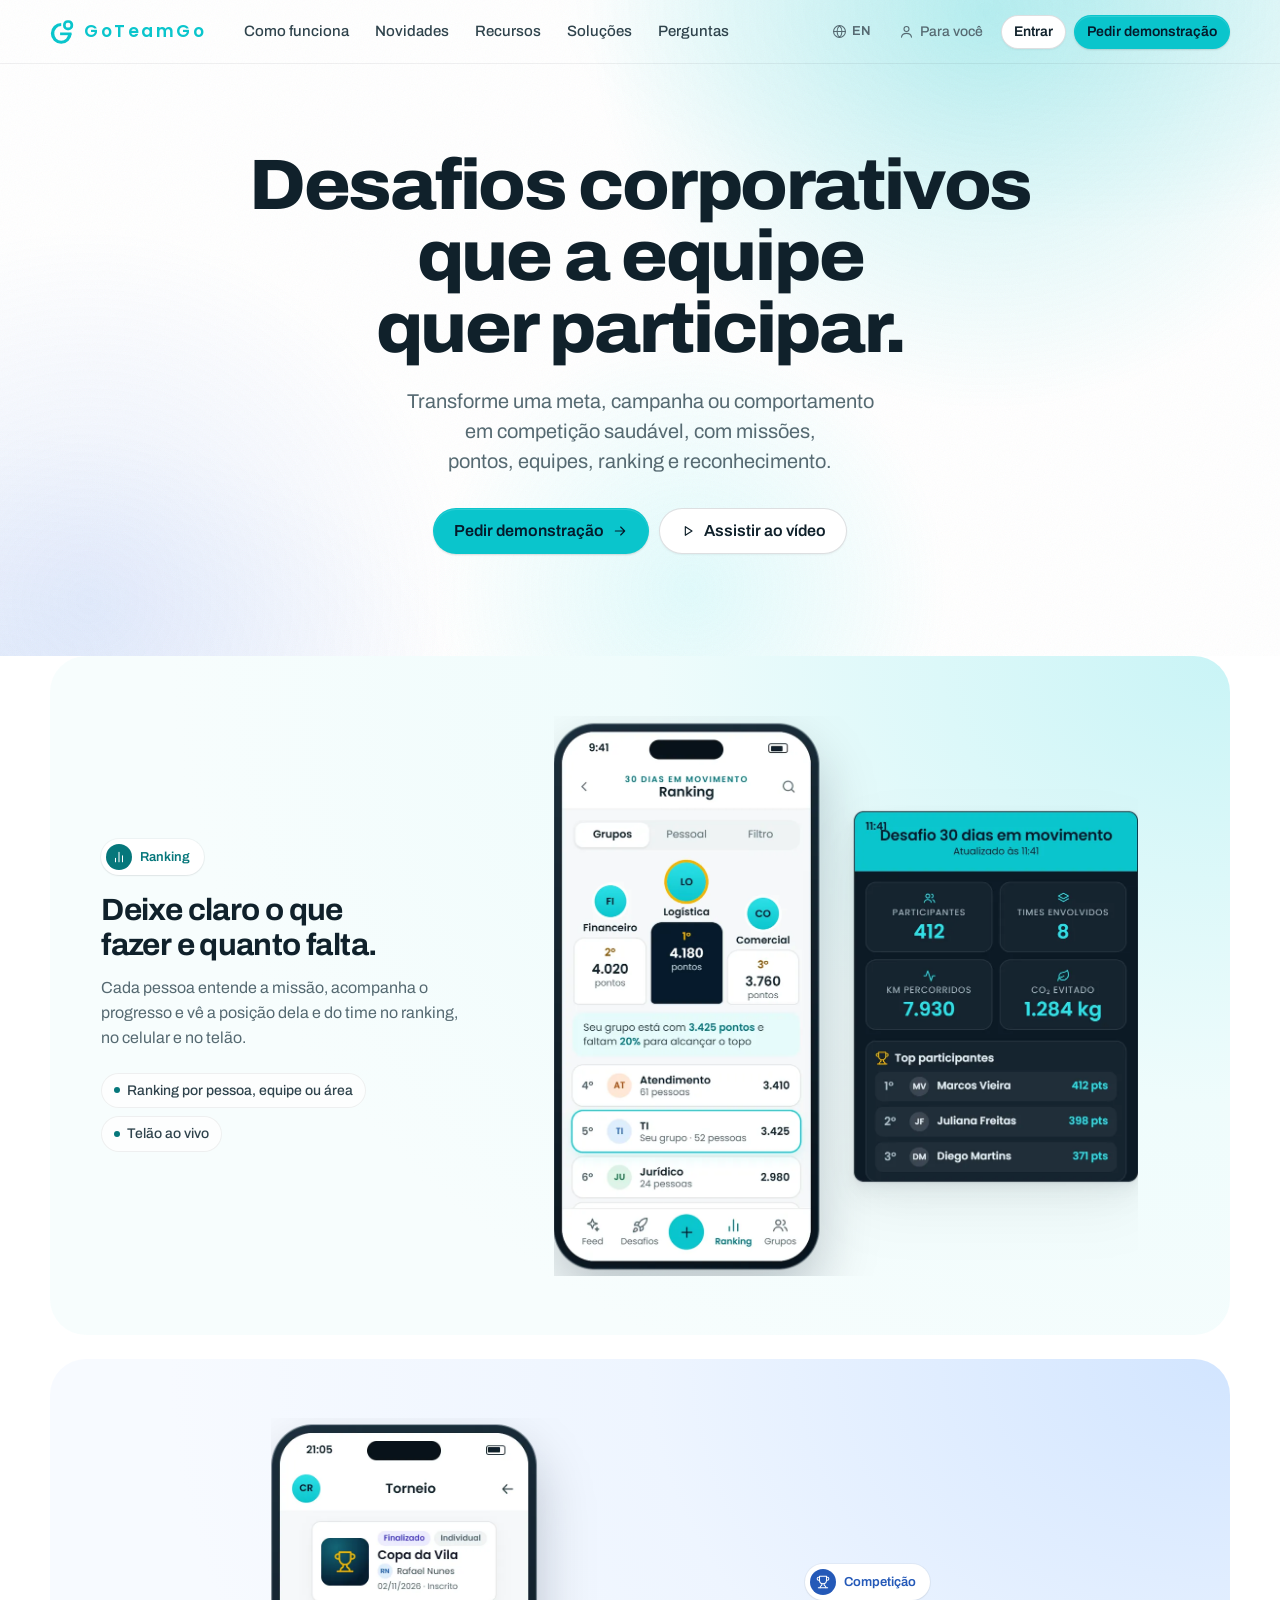
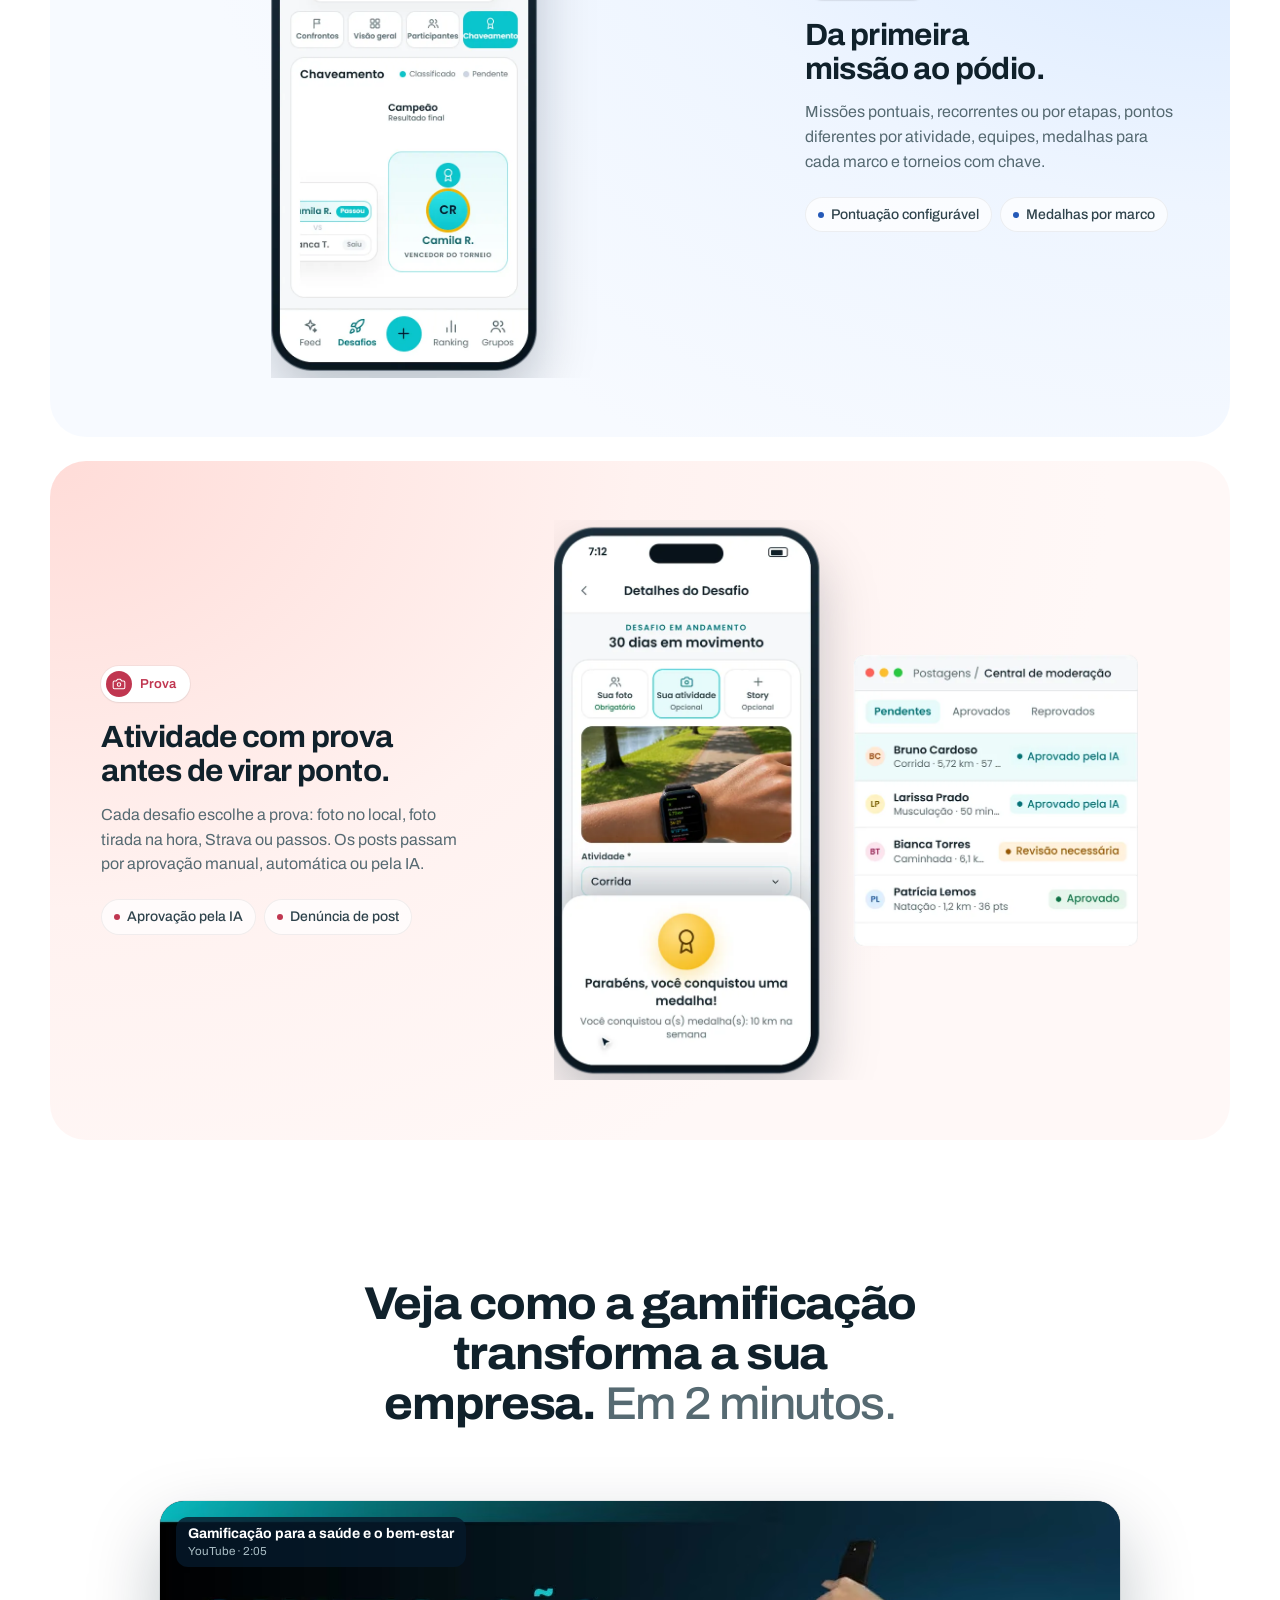
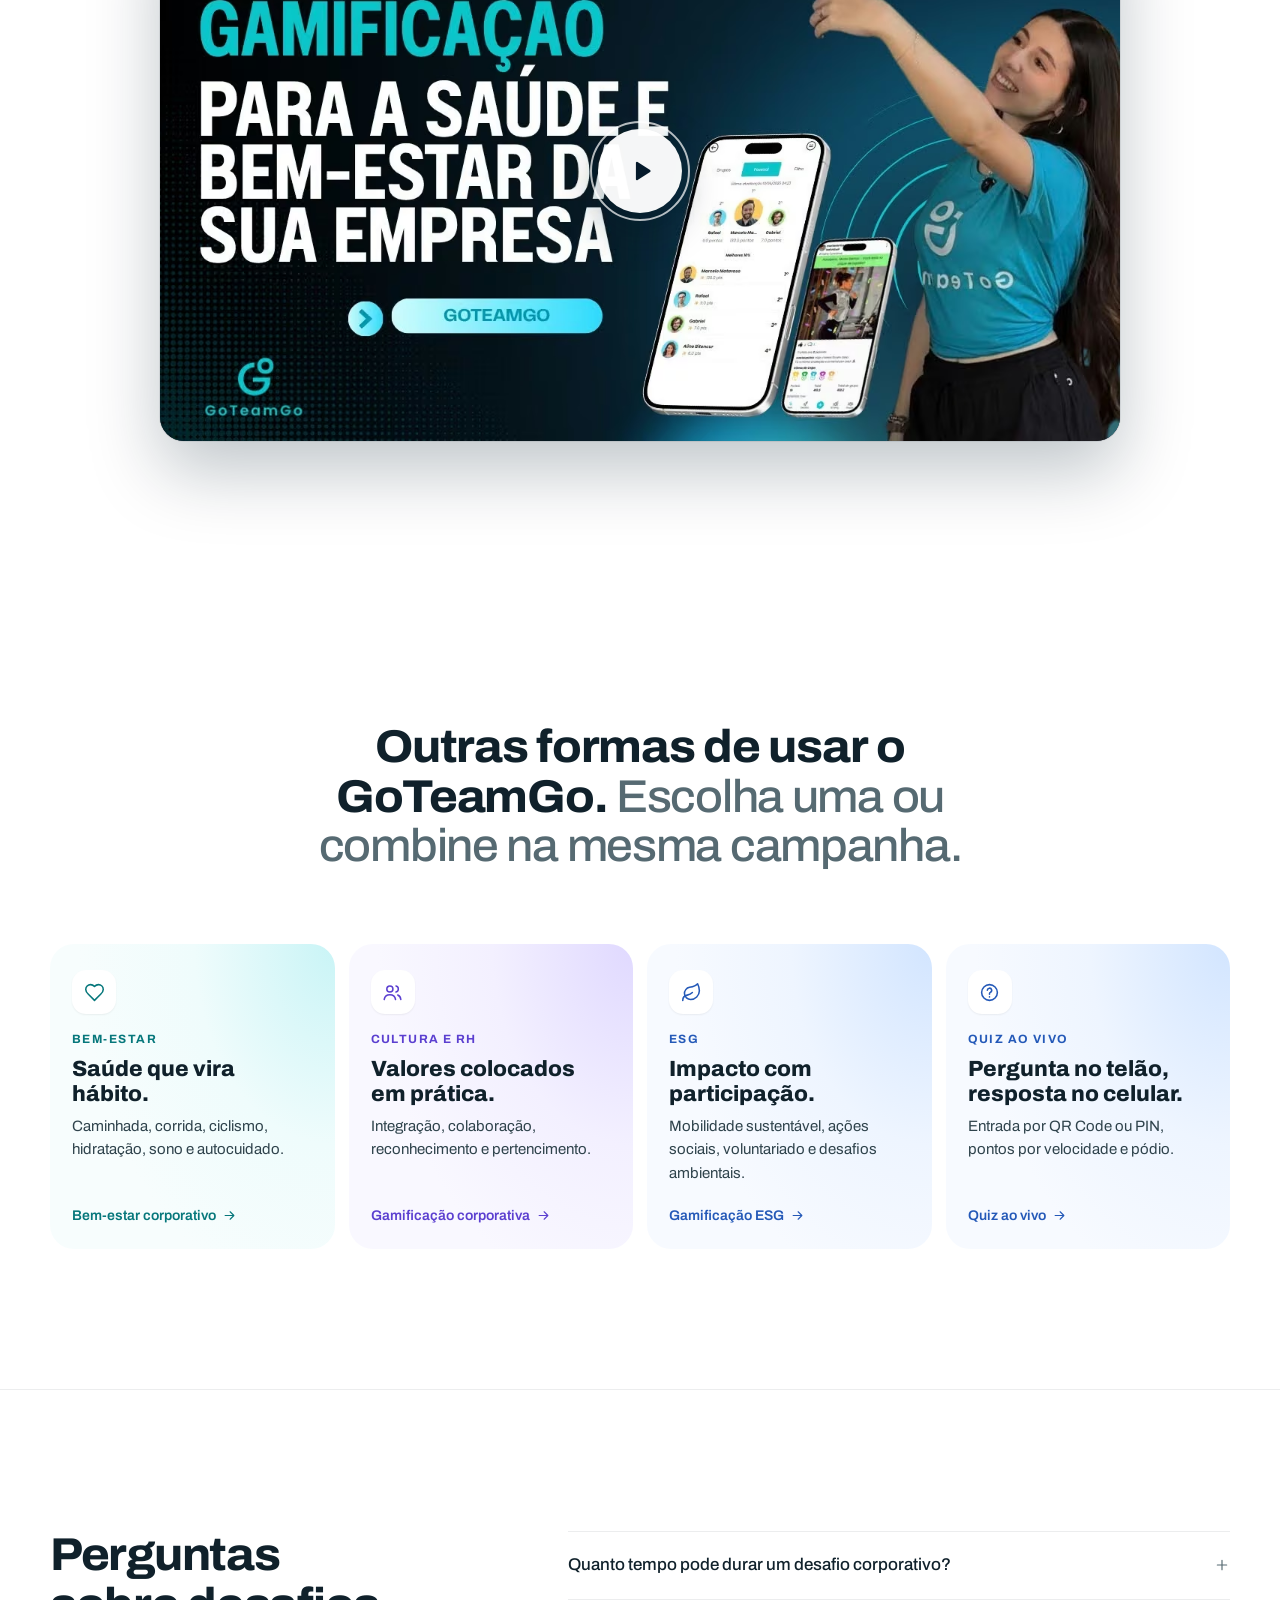
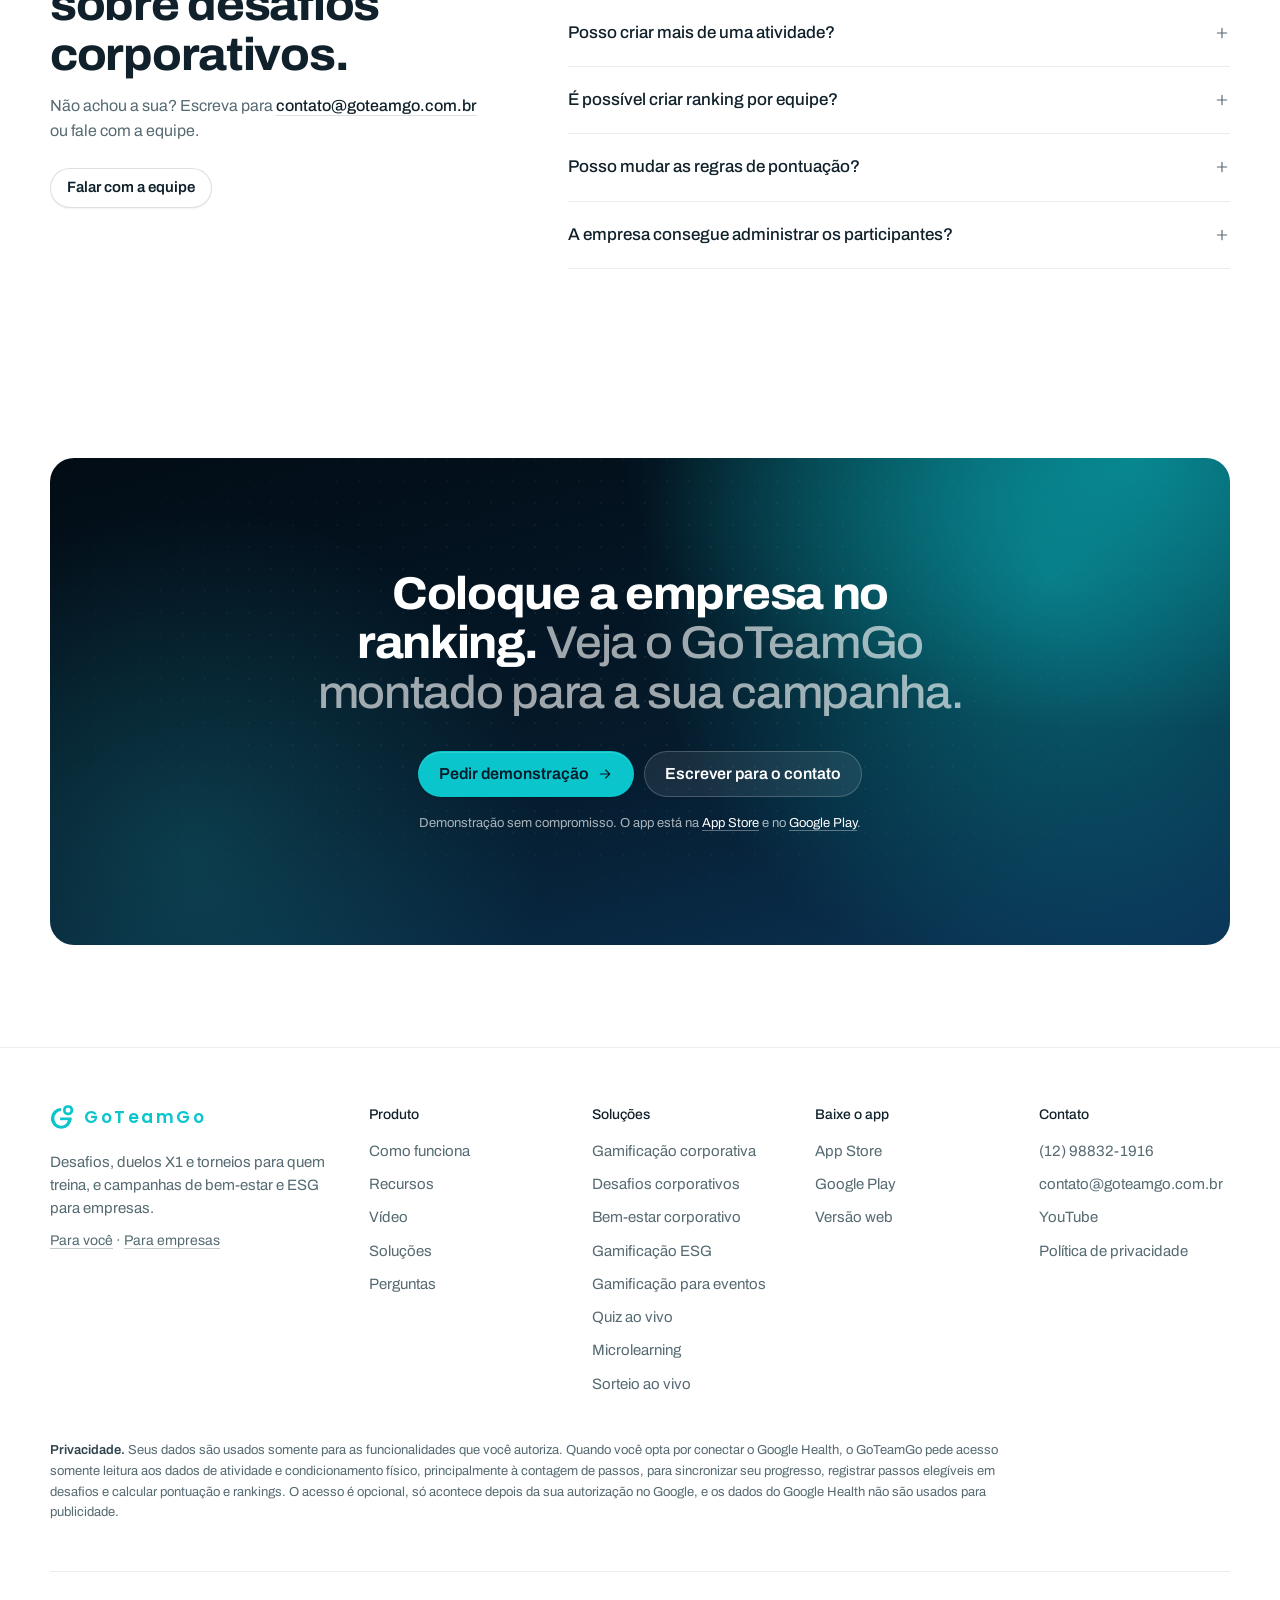
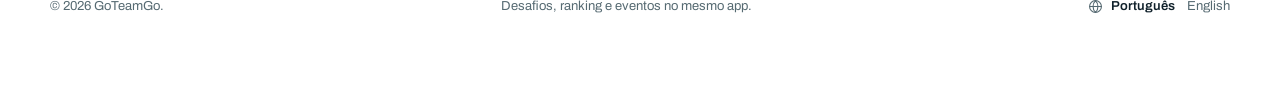
<file: desafios-corporativos/index.html>
<!doctype html> <html lang="pt-BR" data-direction="deep" data-hero="light" data-aud="empresa"> <head> <meta charset="utf-8"> <meta name="viewport" content="width=device-width, initial-scale=1"> <title>Desafios corporativos para engajar colaboradores | GoTeamGo</title> <meta name="description" content="Crie desafios corporativos com pontos, equipes, rankings, missões e recompensas para aumentar a participação dos colaboradores."> <meta name="robots" content="noindex"> <link rel="canonical" href="https://goteamgo.com.br/desafios-corporativos/"> <meta property="og:type" content="website"> <meta property="og:locale" content="pt_BR"> <meta property="og:site_name" content="GoTeamGo"> <meta property="og:title" content="Desafios corporativos para engajar colaboradores | GoTeamGo"> <meta property="og:description" content="Crie desafios corporativos com pontos, equipes, rankings, missões e recompensas para aumentar a participação dos colaboradores."> <meta property="og:url" content="https://joao-araujo-appstorm.github.io/goteamgo-landing-preview/desafios-corporativos/"> <meta property="og:image" content="https://joao-araujo-appstorm.github.io/goteamgo-landing-preview/img/og/desafios-corporativos.jpg"> <meta property="og:image:width" content="1200"> <meta property="og:image:height" content="630"> <meta property="og:image:alt" content="Desafios corporativos que a equipe quer participar."> <meta name="twitter:card" content="summary_large_image"> <meta name="twitter:title" content="Desafios corporativos para engajar colaboradores | GoTeamGo"> <meta name="twitter:description" content="Crie desafios corporativos com pontos, equipes, rankings, missões e recompensas para aumentar a participação dos colaboradores."> <meta name="twitter:image" content="https://joao-araujo-appstorm.github.io/goteamgo-landing-preview/img/og/desafios-corporativos.jpg"> <meta name="theme-color" content="#ffffff">  <script>document.documentElement.classList.add('js');</script> <link rel="icon" href="../favicon.svg" type="image/svg+xml"> <link rel="icon" href="../img/favicon-32.png" sizes="32x32" type="image/png"> <link rel="manifest" href="../site.webmanifest"> <link rel="apple-touch-icon" href="../img/apple-touch-icon.png"> <link rel="preload" href="../fonts/archivo.woff2" as="font" type="font/woff2" crossorigin> <link rel="preload" href="../fonts/poppins-400.woff2" as="font" type="font/woff2" crossorigin> <link rel="stylesheet" href="../css/landing.css?v=9613ffd4"> <script defer src="../js/landing.js?v=6a23c4d8"></script> <script type="application/ld+json">
{
"@context": "https://schema.org",
"@graph": [
{
"@type": "WebPage",
"@id": "https://goteamgo.com.br/desafios-corporativos/#webpage",
"url": "https://goteamgo.com.br/desafios-corporativos/",
"name": "Desafios corporativos para engajar colaboradores | GoTeamGo",
"description": "Crie desafios corporativos com pontos, equipes, rankings, missões e recompensas para aumentar a participação dos colaboradores.",
"inLanguage": "pt-BR",
"isPartOf": {
"@id": "https://goteamgo.com.br/#website"
},
"about": {
"@id": "https://goteamgo.com.br/#app"
},
"publisher": {
"@id": "https://goteamgo.com.br/#organization"
},
"primaryImageOfPage": {
"@type": "ImageObject",
"url": "https://goteamgo.com.br/img/og/desafios-corporativos.jpg"
}
},
{
"@type": "FAQPage",
"@id": "https://goteamgo.com.br/desafios-corporativos/#faq",
"mainEntity": [
{
"@type": "Question",
"name": "Quanto tempo pode durar um desafio corporativo?",
"acceptedAnswer": {
"@type": "Answer",
"text": "A duração é configurável: ações de poucos dias, campanhas de 30, 60 ou 90 dias e programas recorrentes."
}
},
{
"@type": "Question",
"name": "Posso criar mais de uma atividade?",
"acceptedAnswer": {
"@type": "Answer",
"text": "Sim. Cada campanha pode ter atividades, missões, regras e pontuações diferentes."
}
},
{
"@type": "Question",
"name": "É possível criar ranking por equipe?",
"acceptedAnswer": {
"@type": "Answer",
"text": "Sim. O desafio pode ter ranking individual e coletivo, conforme a dinâmica definida."
}
},
{
"@type": "Question",
"name": "Posso mudar as regras de pontuação?",
"acceptedAnswer": {
"@type": "Answer",
"text": "Sim. As regras são configuradas de acordo com o objetivo da campanha."
}
},
{
"@type": "Question",
"name": "A empresa consegue administrar os participantes?",
"acceptedAnswer": {
"@type": "Answer",
"text": "Sim. O painel administrativo reúne participantes, atividades, pontuação e ranking."
}
}
]
}
]
}
</script> </head> <body class="page-sub"> <a class="skip" href="#conteudo">Pular para o conteúdo</a> <svg width="0" height="0" style="position:absolute" aria-hidden="true" focusable="false"> <symbol id="logo-mark" viewBox="0 0 340 340"><g fill="currentColor"><path d="M159 43A147 147 0 1 0 306 190H257A98 104.5 0 1 1 159 85.5Z"/><path d="M143 177H304V215H143Z"/><path fill-rule="evenodd" d="M248 2H265A63 63 0 0 1 328 65V81A63 63 0 0 1 265 144H248A63 63 0 0 1 185 81V65A63 63 0 0 1 248 2ZM250 39H262A27 27 0 0 1 289 66V80A27 27 0 0 1 262 107H250A27 27 0 0 1 223 80V66A27 27 0 0 1 250 39Z"/></g></symbol> <symbol id="i-tv" viewBox="0 0 24 24"><rect x="2.5" y="4" width="19" height="13" rx="2"/><path d="M8 21h8M12 17v4"/></symbol> <symbol id="i-grid" viewBox="0 0 24 24"><rect x="3.5" y="3.5" width="7" height="7" rx="1.5"/><rect x="13.5" y="3.5" width="7" height="7" rx="1.5"/><rect x="3.5" y="13.5" width="7" height="7" rx="1.5"/><rect x="13.5" y="13.5" width="7" height="7" rx="1.5"/></symbol> <symbol id="i-gift" viewBox="0 0 24 24"><rect x="3" y="8" width="18" height="4" rx="1"/><path d="M12 8v13M19 12v7a2 2 0 0 1-2 2H7a2 2 0 0 1-2-2v-7"/><path d="M7.5 8a2.5 2.5 0 0 1 0-5C10 3 12 8 12 8s2-5 4.5-5a2.5 2.5 0 0 1 0 5"/></symbol> <symbol id="i-flame" viewBox="0 0 24 24"><path d="M8.5 14.5A2.5 2.5 0 0 0 11 12c0-1.4-.5-2-1-3-1.1-2.1-.2-4 2-6 .5 2.5 2 4.9 4 6.5 2 1.6 3 3.5 3 5.5a7 7 0 1 1-14 0c0-1.2.4-2.3 1-3a2.5 2.5 0 0 0 2.5 2.5z"/></symbol> <symbol id="i-users" viewBox="0 0 24 24"><circle cx="9" cy="8" r="3.5"/><path d="M2.5 20c.6-3.4 3.3-5.5 6.5-5.5s5.9 2.1 6.5 5.5"/><path d="M16 4.6a3.5 3.5 0 0 1 0 6.8M18 14.8c1.9.7 3.2 2.4 3.5 5.2"/></symbol> <symbol id="i-trophy" viewBox="0 0 24 24"><path d="M6 9H4.5a2.5 2.5 0 0 1 0-5H6M18 9h1.5a2.5 2.5 0 0 0 0-5H18M4 22h16"/><path d="M10 14.7V17c0 .6-.5 1-1 1.2C7.9 18.8 7 20.2 7 22M14 14.7V17c0 .6.5 1 1 1.2 1.1.6 2 2 2 3.8"/><path d="M18 2H6v7a6 6 0 0 0 12 0z"/></symbol> <symbol id="i-wallet" viewBox="0 0 24 24"><rect x="3" y="6" width="18" height="14" rx="2"/><path d="M3 10h18M16 15h2"/></symbol> <symbol id="i-chart" viewBox="0 0 24 24"><path d="M18 20V10M12 20V4M6 20v-6"/></symbol> <symbol id="i-bell" viewBox="0 0 24 24"><path d="M6 16v-5a6 6 0 1 1 12 0v5l1.5 2h-15z"/><path d="M10 21h4"/></symbol> <symbol id="i-rocket" viewBox="0 0 24 24"><path d="M4.5 16.5c-1.5 1.3-2 5-2 5s3.7-.5 5-2c.7-.8.7-2.1-.1-2.9a2.2 2.2 0 0 0-2.9-.1z"/><path d="m12 15-3-3a22 22 0 0 1 2-4A12.9 12.9 0 0 1 22 2c0 2.7-.8 7.5-6 11a22.4 22.4 0 0 1-4 2z"/><path d="M9 12H4s.6-3 2-4c1.6-1.1 5 0 5 0M12 15v5s3-.6 4-2c1.1-1.6 0-5 0-5"/></symbol> <symbol id="i-layers" viewBox="0 0 24 24"><path d="m12 3 9 5-9 5-9-5z"/><path d="m3 13 9 5 9-5"/></symbol> <symbol id="i-sparkle" viewBox="0 0 24 24"><path d="M12 3l1.8 4.9L19 9.7l-5.2 1.8L12 16.5l-1.8-5L5 9.7l5.2-1.8z"/><path d="M18.5 15l.7 1.8 1.8.7-1.8.7-.7 1.8-.7-1.8-1.8-.7 1.8-.7z"/></symbol> <symbol id="i-search" viewBox="0 0 24 24"><circle cx="11" cy="11" r="7"/><path d="m20 20-3.5-3.5"/></symbol> <symbol id="i-plus" viewBox="0 0 24 24"><path d="M12 5v14M5 12h14"/></symbol> <symbol id="i-check" viewBox="0 0 24 24"><path d="m5 12.5 4.5 4.5L19 7.5"/></symbol> <symbol id="i-close" viewBox="0 0 24 24"><path d="M6 6l12 12M18 6 6 18"/></symbol> <symbol id="i-arrow" viewBox="0 0 24 24"><path d="M5 12h14M13 6l6 6-6 6"/></symbol> <symbol id="i-chevron" viewBox="0 0 24 24"><path d="m7 10 5 5 5-5"/></symbol> <symbol id="i-back" viewBox="0 0 24 24"><path d="m15 18-6-6 6-6"/></symbol> <symbol id="i-download" viewBox="0 0 24 24"><path d="M12 4v11M7 10l5 5 5-5M5 20h14"/></symbol> <symbol id="i-file" viewBox="0 0 24 24"><path d="M14 3H7a2 2 0 0 0-2 2v14a2 2 0 0 0 2 2h10a2 2 0 0 0 2-2V8z"/><path d="M14 3v5h5M9 13h6M9 17h4"/></symbol> <symbol id="i-mail" viewBox="0 0 24 24"><rect x="3" y="5" width="18" height="14" rx="2"/><path d="m4 7 8 6 8-6"/></symbol> <symbol id="i-key" viewBox="0 0 24 24"><rect x="5" y="11" width="14" height="10" rx="2"/><path d="M8 11V8a4 4 0 0 1 8 0v3"/></symbol> <symbol id="i-menu" viewBox="0 0 24 24"><path d="M4 7h16M4 12h16M4 17h16"/></symbol> <symbol id="i-pin" viewBox="0 0 24 24"><path d="M12 21s7-6.2 7-11.5A7 7 0 0 0 5 9.5C5 14.8 12 21 12 21z"/><circle cx="12" cy="9.5" r="2.5"/></symbol> <symbol id="i-clock" viewBox="0 0 24 24"><circle cx="12" cy="12" r="9"/><path d="M12 7v5l3 2"/></symbol> <symbol id="i-activity" viewBox="0 0 24 24"><path d="M22 12h-4l-3 9L9 3l-3 9H2"/></symbol> <symbol id="i-camera" viewBox="0 0 24 24"><path d="M14.5 4h-5L7 7H4a2 2 0 0 0-2 2v9a2 2 0 0 0 2 2h16a2 2 0 0 0 2-2V9a2 2 0 0 0-2-2h-3z"/><circle cx="12" cy="13" r="3"/></symbol> <symbol id="i-award" viewBox="0 0 24 24"><circle cx="12" cy="8" r="6"/><path d="M15.5 12.9 17 22l-5-3-5 3 1.5-9.1"/></symbol> <symbol id="i-leaf" viewBox="0 0 24 24"><path d="M11 20A7 7 0 0 1 9.8 6.1C15.5 5 17 4.5 19 2c1 2 2 4.2 2 8 0 5.5-4.8 10-10 10z"/><path d="M2 21c0-3 1.9-5.4 5.1-6C9.5 14.5 12 13 13 12"/></symbol> <symbol id="i-heart" viewBox="0 0 24 24"><path d="M19 14c1.5-1.5 3-3.2 3-5.5A5.5 5.5 0 0 0 16.5 3c-1.8 0-3 .5-4.5 2-1.5-1.5-2.7-2-4.5-2A5.5 5.5 0 0 0 2 8.5c0 2.3 1.5 4 3 5.5l7 7z"/></symbol> <symbol id="i-message" viewBox="0 0 24 24"><path d="M7.9 20A9 9 0 1 0 4 16.1L2 22z"/></symbol> <symbol id="i-phone" viewBox="0 0 24 24"><rect x="5" y="2" width="14" height="20" rx="2.5"/><path d="M11 18h2"/></symbol> <symbol id="i-qr" viewBox="0 0 24 24"><rect x="3" y="3" width="6" height="6" rx="1"/><rect x="15" y="3" width="6" height="6" rx="1"/><rect x="3" y="15" width="6" height="6" rx="1"/><path d="M15 15h2v2M21 15v6h-4M13 3v4M13 11h4M3 12h4M11 11v2M13 19v2"/></symbol> <symbol id="i-sliders" viewBox="0 0 24 24"><path d="M21 4h-7M10 4H3M21 12h-9M8 12H3M21 20h-5M12 20H3M14 2v4M8 10v4M16 18v4"/></symbol> <symbol id="i-megaphone" viewBox="0 0 24 24"><path d="m3 11 18-5v12L3 14z"/><path d="M11.6 16.8a3 3 0 1 1-5.8-1.6"/></symbol> <symbol id="i-steps" viewBox="0 0 24 24"><path d="M4 16v-2.4C4 11.5 3 10.5 3 8c0-2.7 1.5-6 4.5-6C9.4 2 10 3.8 10 5.5c0 3.1-2 5.7-2 8.7V16a2 2 0 1 1-4 0zM20 20v-2.4c0-2.1 1-3.1 1-5.6 0-2.7-1.5-6-4.5-6C14.6 6 14 7.8 14 9.5c0 3.1 2 5.7 2 8.7V20a2 2 0 1 0 4 0z"/></symbol> <symbol id="i-dots" viewBox="0 0 24 24"><circle cx="12" cy="5" r="1"/><circle cx="12" cy="12" r="1"/><circle cx="12" cy="19" r="1"/></symbol> <symbol id="i-pause" viewBox="0 0 24 24"><rect x="6.5" y="5" width="3.5" height="14" rx="1"/><rect x="14" y="5" width="3.5" height="14" rx="1"/></symbol> <symbol id="i-play" viewBox="0 0 24 24"><path d="M8 5.5v13l10-6.5z"/></symbol> <symbol id="i-bolt" viewBox="0 0 24 24"><path d="M13 2 4 14h7l-1 8 9-12h-7z"/></symbol> <symbol id="i-arrow-left" viewBox="0 0 24 24"><path d="M19 12H5M11 6l-6 6 6 6"/></symbol> <symbol id="i-briefcase" viewBox="0 0 24 24"><rect x="3" y="7" width="18" height="13" rx="2"/><path d="M8 7V5a2 2 0 0 1 2-2h4a2 2 0 0 1 2 2v2M3 13h18"/></symbol> <symbol id="i-globe" viewBox="0 0 24 24"><circle cx="12" cy="12" r="9.5"/><path d="M2.5 12h19M12 2.5c2.6 2.6 3.9 5.8 3.9 9.5s-1.3 6.9-3.9 9.5c-2.6-2.6-3.9-5.8-3.9-9.5S9.4 5.1 12 2.5z"/></symbol><symbol id="i-user" viewBox="0 0 24 24"><circle cx="12" cy="8" r="4"/><path d="M4 21c.8-4 4-6 8-6s7.2 2 8 6"/></symbol> <symbol id="i-list" viewBox="0 0 24 24"><path d="M9 6h11M9 12h11M9 18h11M4.5 6h.01M4.5 12h.01M4.5 18h.01"/></symbol> <symbol id="i-refresh" viewBox="0 0 24 24"><path d="M20 11a8 8 0 1 0-2.3 5.7M20 4v7h-7"/></symbol> <symbol id="i-flag" viewBox="0 0 24 24"><path d="M5 21V4M5 4h11l-2 4 2 4H5"/></symbol> <symbol id="i-shield" viewBox="0 0 24 24"><path d="M12 3 5 6v5c0 4.6 3 8.3 7 10 4-1.7 7-5.4 7-10V6z"/><path d="m9 12 2 2 4-4"/></symbol> <symbol id="i-send" viewBox="0 0 24 24"><path d="M22 2 11 13M22 2l-7 20-4-9-9-4z"/></symbol> <symbol id="i-copy" viewBox="0 0 24 24"><rect x="9" y="9" width="12" height="12" rx="2"/><path d="M5 15H4a2 2 0 0 1-2-2V4a2 2 0 0 1 2-2h9a2 2 0 0 1 2 2v1"/></symbol> <symbol id="i-bike" viewBox="0 0 24 24"><circle cx="5.5" cy="17" r="3.5"/><circle cx="18.5" cy="17" r="3.5"/><path d="M5.5 17 9 9h6l3.5 8M9 9 8 6.5H6M12 17l3-8M15 9l-1-2.5h2"/></symbol> <symbol id="i-dumbbell" viewBox="0 0 24 24"><path d="M7 6v12M17 6v12M4 9v6M20 9v6M7 12h10"/></symbol> <symbol id="i-crown" viewBox="0 0 24 24"><path d="M3 8l4.5 4L12 5l4.5 7L21 8l-2 10H5z"/></symbol> <symbol id="i-quiz" viewBox="0 0 24 24"><circle cx="12" cy="12" r="9"/><path d="M9.5 9.5a2.5 2.5 0 1 1 3.5 2.3c-.6.3-1 .8-1 1.5v.7M12 17h.01"/></symbol> <symbol id="i-book" viewBox="0 0 24 24"><path d="M4 5a2 2 0 0 1 2-2h14v15H6a2 2 0 0 0-2 2z"/><path d="M4 20a2 2 0 0 0 2 2h14v-4M8 7h8"/></symbol> <symbol id="i-card" viewBox="0 0 24 24"><rect x="2.5" y="5" width="19" height="14" rx="2"/><path d="M2.5 10h19M6 15h4"/></symbol> </svg> <header class="nav" data-nav> <div class="container nav__inner"> <a class="brand" href="../#topo" aria-label="GoTeamGo, início"> <svg class="brand__mark" aria-hidden="true"><use href="#logo-mark"/></svg>GoTeamGo
</a> <nav class="nav__links" aria-label="Principal"> <a href="../#posts" data-for="empresa">Como funciona</a> <a href="../#produto" data-for="voce">Como funciona</a> <a href="../#jogo" data-for="voce">Gamificação</a> <a href="../#social" data-for="voce">Social</a> <a href="../#novidades" data-for="empresa">Novidades</a> <a href="../#recursos" data-for="empresa">Recursos</a> <a href="../#solucoes" data-for="empresa">Soluções</a> <a href="../#perguntas">Perguntas</a> </nav> <div class="nav__actions"> <a class="nav__lang" href="../en/" lang="en" aria-label="English version" data-lang-link><svg class="i" aria-hidden="true"><use href="#i-globe"/></svg>EN</a> <a class="nav__aud" href="../" data-for="voce"><svg class="i" aria-hidden="true"><use href="#i-briefcase"/></svg>Para empresas</a> <a class="nav__aud" href="../para-voce/" data-for="empresa"><svg class="i" aria-hidden="true"><use href="#i-user"/></svg>Para você</a> <a class="btn btn--secondary btn--sm nav__login" href="https://app.goteamgo.com.br/">Entrar</a> <a class="btn btn--primary btn--sm" href="https://app.goteamgo.com.br/register/" data-track="cta-nav-conta" data-for="voce"><span class="lbl-long">Criar conta grátis</span><span class="lbl-short">Criar conta</span><span class="lbl-tiny">Criar conta</span></a> <a class="btn btn--primary btn--sm" href="https://wa.me/5512988321916?text=Ol%C3%A1%2C%20quero%20ver%20uma%20demonstra%C3%A7%C3%A3o%20do%20GoTeamGo%20para%20a%20minha%20empresa." target="_blank" rel="noopener" data-track="cta-nav" data-for="empresa"><span class="lbl-long">Pedir demonstração</span><span class="lbl-short">Demonstração</span><span class="lbl-tiny">Agendar</span></a> <button class="nav__toggle" type="button" aria-expanded="false" aria-controls="menu-mobile" aria-label="Abrir menu" data-nav-toggle> <span class="burger" aria-hidden="true"><i></i><i></i></span> </button> </div> </div> <div class="nav__mobile" id="menu-mobile" hidden> <nav class="m-menu" aria-label="Menu"> <a class="m-link" href="../#posts" style="--i:0" data-for="empresa"><span>Como funciona</span><svg class="i" aria-hidden="true"><use href="#i-arrow"/></svg></a> <a class="m-link" href="../#produto" style="--i:0" data-for="voce"><span>Como funciona</span><svg class="i" aria-hidden="true"><use href="#i-arrow"/></svg></a> <a class="m-link" href="../#jogo" style="--i:1" data-for="voce"><span>Gamificação</span><svg class="i" aria-hidden="true"><use href="#i-arrow"/></svg></a> <a class="m-link" href="../#social" style="--i:2" data-for="voce"><span>Social</span><svg class="i" aria-hidden="true"><use href="#i-arrow"/></svg></a> <a class="m-link" href="../#novidades" style="--i:1" data-for="empresa"><span>Novidades</span><svg class="i" aria-hidden="true"><use href="#i-arrow"/></svg></a> <a class="m-link" href="../#recursos" style="--i:1" data-for="empresa"><span>Recursos</span><svg class="i" aria-hidden="true"><use href="#i-arrow"/></svg></a> <a class="m-link" href="../#solucoes" style="--i:2" data-for="empresa"><span>Soluções</span><svg class="i" aria-hidden="true"><use href="#i-arrow"/></svg></a> <a class="m-link" href="../#perguntas" style="--i:3"><span>Perguntas</span><svg class="i" aria-hidden="true"><use href="#i-arrow"/></svg></a> </nav> <div class="m-foot" style="--i:4"> <a class="btn btn--primary btn--lg" href="https://app.goteamgo.com.br/register/" data-track="cta-nav-mobile-conta" data-for="voce">Criar minha conta grátis <svg class="i i-arrow" aria-hidden="true"><use href="#i-arrow"/></svg></a> <a class="btn btn--primary btn--lg" href="https://wa.me/5512988321916?text=Ol%C3%A1%2C%20quero%20ver%20uma%20demonstra%C3%A7%C3%A3o%20do%20GoTeamGo%20para%20a%20minha%20empresa." target="_blank" rel="noopener" data-track="cta-nav-mobile" data-for="empresa">Pedir demonstração <svg class="i i-arrow" aria-hidden="true"><use href="#i-arrow"/></svg></a> <a class="btn btn--secondary btn--lg" href="https://app.goteamgo.com.br/">Entrar</a> <a class="m-aud" href="../" data-for="voce"><svg class="i" aria-hidden="true"><use href="#i-briefcase"/></svg>Tem uma empresa? Ver a versão para empresas</a> <a class="m-aud" href="../para-voce/" data-for="empresa"><svg class="i" aria-hidden="true"><use href="#i-user"/></svg>Ver a versão para você</a> <a class="m-aud" href="../en/" lang="en" data-lang-link><svg class="i" aria-hidden="true"><use href="#i-globe"/></svg>English version</a> <p class="m-stores">Baixe o app: <a href="https://apps.apple.com/br/app/goteamgo/id6756112455" target="_blank" rel="noopener">App Store</a> · <a href="https://play.google.com/store/apps/details?id=br.com.goteamgo.app.twa" target="_blank" rel="noopener">Google Play</a></p> </div> </div> </header> <main id="conteudo"> <section class="hero hero--sub" id="topo" aria-labelledby="hero-title"> <div class="hero__bg" aria-hidden="true"><div class="hero__aurora"><i></i><i></i><i></i></div><div class="hero__noise"></div></div> <div class="container hero__inner"> <h1 class="display hero__title" id="hero-title">Desafios corporativos que a equipe quer participar.</h1> <p class="lead hero__lead">Transforme uma meta, campanha ou comportamento em competição saudável, com missões, pontos, equipes, ranking e reconhecimento.</p> <div class="hero__ctas"> <a class="btn btn--primary btn--lg" href="https://wa.me/5512988321916?text=Ol%C3%A1%2C%20quero%20ver%20uma%20demonstra%C3%A7%C3%A3o%20do%20GoTeamGo%20para%20a%20minha%20empresa." target="_blank" rel="noopener" data-track="cta-desafios-corporativos-hero">Pedir demonstração <svg class="i i-arrow" aria-hidden="true"><use href="#i-arrow"/></svg></a> <a class="btn btn--secondary btn--lg" href="#video"><svg class="i" aria-hidden="true"><use href="#i-play"/></svg>Assistir ao vídeo</a> </div> </div> </section> <section class="section section--flush sub-panels" aria-label="Como funciona"> <div class="container"> <div class="tour tour--feats"> <div class="tour__chapters"> <article class="chapter feat feat--teal"> <div class="chapter__head"> <span class="feat__eyebrow"><i><svg class="i" aria-hidden="true"><use href="#i-chart"/></svg></i>Ranking</span> <h2 class="h3" data-words>Deixe claro o que fazer e quanto falta.</h2> <p class="body">Cada pessoa entende a missão, acompanha o progresso e vê a posição dela e do time no ranking, no celular e no telão.</p> <ul class="feat__chips"><li>Ranking por pessoa, equipe ou área</li><li>Telão ao vivo</li></ul> </div> <div class="chapter__stage sub-shot"><img src="../img/sol/ranking.webp" width="1200" height="1151" alt="Ranking por grupo no celular e telão ao vivo com participantes, times, quilômetros e CO2 evitado" loading="lazy" decoding="async"></div> </article> <article class="chapter feat feat--sky"> <div class="chapter__head"> <span class="feat__eyebrow"><i><svg class="i" aria-hidden="true"><use href="#i-trophy"/></svg></i>Competição</span> <h2 class="h3" data-words>Da primeira missão ao pódio.</h2> <p class="body">Missões pontuais, recorrentes ou por etapas, pontos diferentes por atividade, equipes, medalhas para cada marco e torneios com chave.</p> <ul class="feat__chips"><li>Pontuação configurável</li><li>Medalhas por marco</li></ul> </div> <div class="chapter__stage sub-shot"><img src="../img/sol/torneio.webp" width="740" height="1270" alt="Chaveamento de torneio no app GoTeamGo com semifinais, final e campeão" loading="lazy" decoding="async"></div> </article> <article class="chapter feat feat--coral"> <div class="chapter__head"> <span class="feat__eyebrow"><i><svg class="i" aria-hidden="true"><use href="#i-camera"/></svg></i>Prova</span> <h2 class="h3" data-words>Atividade com prova antes de virar ponto.</h2> <p class="body">Cada desafio escolhe a prova: foto no local, foto tirada na hora, Strava ou passos. Os posts passam por aprovação manual, automática ou pela IA.</p> <ul class="feat__chips"><li>Aprovação pela IA</li><li>Denúncia de post</li></ul> </div> <div class="chapter__stage sub-shot"><img src="../img/sol/atividade.webp" width="1200" height="1151" alt="Tela de nova atividade com uma corrida do Strava e a central de moderação aprovando o post pela IA" loading="lazy" decoding="async"></div> </article> </div> </div> </div> </section> <section class="section vd" id="video" aria-labelledby="vd-title" data-for="empresa"> <div class="container"> <div class="section-head section-head--center"> <h2 class="h2" id="vd-title" data-words>Veja como a gamificação transforma a sua empresa. <span class="soft">Em 2 minutos.</span></h2> </div> <div class="vd-frame" data-reveal> <a class="vd-play" href="https://www.youtube.com/watch?v=f2aAVMGqOxg" target="_blank" rel="noopener" data-video="f2aAVMGqOxg" aria-label="Assistir ao vídeo Veja como a gamificação pode transformar a sua empresa, 2 minutos e 5 segundos"> <picture><source srcset="../img/video-capa.avif" type="image/avif"><img src="../img/video-capa.webp" width="1280" height="720" alt="" loading="lazy" decoding="async"></picture> <span class="vd-btn" aria-hidden="true"><svg class="i" aria-hidden="true"><use href="#i-play"/></svg></span> <span class="vd-cap" aria-hidden="true"><b>Gamificação para a saúde e o bem-estar</b><small>YouTube · 2:05</small></span> </a> </div> </div> </section> <section class="section sol" aria-labelledby="sol-title"> <div class="container"> <div class="section-head section-head--center"> <h2 class="h2" id="sol-title" data-words>Outras formas de usar o GoTeamGo. <span class="soft">Escolha uma ou combine na mesma campanha.</span></h2> </div> <div class="sol-grid" data-reveal> <a class="sol-card feat--teal" href="../bem-estar-corporativo/"><span class="sol-ic"><svg class="i" aria-hidden="true"><use href="#i-heart"/></svg></span><small>Bem-estar</small><b>Saúde que vira hábito.</b><span>Caminhada, corrida, ciclismo, hidratação, sono e autocuidado.</span><em>Bem-estar corporativo <svg class="i" aria-hidden="true"><use href="#i-arrow"/></svg></em></a> <a class="sol-card feat--violet" href="../gamificacao-corporativa/"><span class="sol-ic"><svg class="i" aria-hidden="true"><use href="#i-users"/></svg></span><small>Cultura e RH</small><b>Valores colocados em prática.</b><span>Integração, colaboração, reconhecimento e pertencimento.</span><em>Gamificação corporativa <svg class="i" aria-hidden="true"><use href="#i-arrow"/></svg></em></a> <a class="sol-card feat--sky" href="../gamificacao-esg/"><span class="sol-ic"><svg class="i" aria-hidden="true"><use href="#i-leaf"/></svg></span><small>ESG</small><b>Impacto com participação.</b><span>Mobilidade sustentável, ações sociais, voluntariado e desafios ambientais.</span><em>Gamificação ESG <svg class="i" aria-hidden="true"><use href="#i-arrow"/></svg></em></a> <a class="sol-card feat--sky" href="../quiz-ao-vivo/"><span class="sol-ic"><svg class="i" aria-hidden="true"><use href="#i-quiz"/></svg></span><small>Quiz ao vivo</small><b>Pergunta no telão, resposta no celular.</b><span>Entrada por QR Code ou PIN, pontos por velocidade e pódio.</span><em>Quiz ao vivo <svg class="i" aria-hidden="true"><use href="#i-arrow"/></svg></em></a> </div> </div> </section> <section class="section section--line" id="perguntas" aria-label="Perguntas frequentes"> <div class="container faq"> <div class="faq__intro"> <h2 class="h2" data-words>Perguntas sobre desafios corporativos.</h2> <p class="body" data-reveal>Não achou a sua? Escreva para <a class="link" href="mailto:contato@goteamgo.com.br">contato@goteamgo.com.br</a> ou fale com a equipe.</p> <div class="btn-row" data-reveal style="--d:80ms"><a class="btn btn--secondary" href="https://wa.me/5512988321916?text=Ol%C3%A1%2C%20tenho%20uma%20d%C3%BAvida%20sobre%20o%20GoTeamGo." target="_blank" rel="noopener" data-track="cta-desafios-corporativos-faq">Falar com a equipe</a></div> </div> <div class="faq__list" data-reveal style="--d:80ms"> <details class="faq__item" name="faq"> <summary>Quanto tempo pode durar um desafio corporativo?<svg class="i" aria-hidden="true"><use href="#i-plus"/></svg></summary> <p class="faq__answer">A duração é configurável: ações de poucos dias, campanhas de 30, 60 ou 90 dias e programas recorrentes.</p> </details> <details class="faq__item" name="faq"> <summary>Posso criar mais de uma atividade?<svg class="i" aria-hidden="true"><use href="#i-plus"/></svg></summary> <p class="faq__answer">Sim. Cada campanha pode ter atividades, missões, regras e pontuações diferentes.</p> </details> <details class="faq__item" name="faq"> <summary>É possível criar ranking por equipe?<svg class="i" aria-hidden="true"><use href="#i-plus"/></svg></summary> <p class="faq__answer">Sim. O desafio pode ter ranking individual e coletivo, conforme a dinâmica definida.</p> </details> <details class="faq__item" name="faq"> <summary>Posso mudar as regras de pontuação?<svg class="i" aria-hidden="true"><use href="#i-plus"/></svg></summary> <p class="faq__answer">Sim. As regras são configuradas de acordo com o objetivo da campanha.</p> </details> <details class="faq__item" name="faq"> <summary>A empresa consegue administrar os participantes?<svg class="i" aria-hidden="true"><use href="#i-plus"/></svg></summary> <p class="faq__answer">Sim. O painel administrativo reúne participantes, atividades, pontuação e ranking.</p> </details> </div> </div> </section> <section class="section section--snug-top" id="comecar" aria-label="Comece agora"> <div class="container"> <div class="cta-panel" data-reveal> <div class="cta-panel__aurora" aria-hidden="true"><i></i><i></i></div> <div data-for="empresa"> <h2 class="h2" data-words>Coloque a empresa no ranking. <span class="soft">Veja o GoTeamGo montado para a sua campanha.</span></h2> <div class="btn-row"> <a class="btn btn--primary btn--lg" href="https://wa.me/5512988321916?text=Ol%C3%A1%2C%20quero%20ver%20uma%20demonstra%C3%A7%C3%A3o%20do%20GoTeamGo%20para%20a%20minha%20empresa." target="_blank" rel="noopener" data-track="cta-final">Pedir demonstração <svg class="i i-arrow" aria-hidden="true"><use href="#i-arrow"/></svg></a> <a class="btn btn--secondary btn--lg" href="mailto:contato@goteamgo.com.br?subject=Demonstra%C3%A7%C3%A3o%20do%20GoTeamGo" data-track="cta-final-email">Escrever para o contato</a> </div> <p class="cta-panel__note">Demonstração sem compromisso. O app está na <a href="https://apps.apple.com/br/app/goteamgo/id6756112455" target="_blank" rel="noopener">App Store</a> e no <a href="https://play.google.com/store/apps/details?id=br.com.goteamgo.app.twa" target="_blank" rel="noopener">Google Play</a>.</p> </div> </div> </div> </section> </main> <footer class="footer"> <div class="container"> <div class="footer__grid"> <div class="footer__brand"> <a class="brand" href="../#topo"><svg class="brand__mark" aria-hidden="true"><use href="#logo-mark"/></svg>GoTeamGo</a> <p class="footer__about">Desafios, duelos X1 e torneios para quem treina, e campanhas de bem-estar e ESG para empresas.</p> <p class="footer__aud"><a href="../para-voce/">Para você</a> · <a href="../">Para empresas</a></p> </div> <nav class="footer__col" aria-labelledby="f-produto"> <h2 id="f-produto">Produto</h2> <ul data-for="voce"><li><a href="../#jogo">Gamificação</a></li><li><a href="../#desafios">Desafios abertos</a></li><li><a href="../#social">Social</a></li><li><a href="../#x1">Duelo X1</a></li><li><a href="../#torneio">Torneios</a></li></ul> <ul data-for="empresa"><li><a href="../#posts">Como funciona</a></li><li><a href="../#recursos">Recursos</a></li><li><a href="../#video">Vídeo</a></li><li><a href="../#solucoes">Soluções</a></li><li><a href="../#perguntas">Perguntas</a></li></ul> </nav> <nav class="footer__col" aria-labelledby="f-solucoes" data-for="empresa"> <h2 id="f-solucoes">Soluções</h2> <ul><li><a href="../gamificacao-corporativa/">Gamificação corporativa</a></li><li><a href="../desafios-corporativos/">Desafios corporativos</a></li><li><a href="../bem-estar-corporativo/">Bem-estar corporativo</a></li><li><a href="../gamificacao-esg/">Gamificação ESG</a></li><li><a href="../gamificacao-para-eventos/">Gamificação para eventos</a></li><li><a href="../quiz-ao-vivo/">Quiz ao vivo</a></li><li><a href="../microlearning/">Microlearning</a></li><li><a href="../sorteio-ao-vivo/">Sorteio ao vivo</a></li></ul> </nav> <nav class="footer__col" aria-labelledby="f-app"> <h2 id="f-app">Baixe o app</h2> <ul><li><a href="https://apps.apple.com/br/app/goteamgo/id6756112455" target="_blank" rel="noopener">App Store</a></li><li><a href="https://play.google.com/store/apps/details?id=br.com.goteamgo.app.twa" target="_blank" rel="noopener">Google Play</a></li><li><a href="https://app.goteamgo.com.br/">Versão web</a></li></ul> </nav> <nav class="footer__col" aria-labelledby="f-contato"> <h2 id="f-contato">Contato</h2> <ul><li><a href="https://wa.me/5512988321916?text=Ol%C3%A1%2C%20quero%20ver%20uma%20demonstra%C3%A7%C3%A3o%20do%20GoTeamGo%20para%20a%20minha%20empresa." target="_blank" rel="noopener" data-track="cta-footer">(12) 98832-1916</a></li><li><a href="mailto:contato@goteamgo.com.br">contato@goteamgo.com.br</a></li><li><a href="https://www.youtube.com/@goteamgooficial" target="_blank" rel="noopener">YouTube</a></li><li><a href="https://app.goteamgo.com.br/policy/">Política de privacidade</a></li></ul> </nav> </div> <p class="footer__legal"><b>Privacidade.</b> Seus dados são usados somente para as funcionalidades que você autoriza. Quando você opta por conectar o Google Health, o GoTeamGo pede acesso somente leitura aos dados de atividade e condicionamento físico, principalmente à contagem de passos, para sincronizar seu progresso, registrar passos elegíveis em desafios e calcular pontuação e rankings. O acesso é opcional, só acontece depois da sua autorização no Google, e os dados do Google Health não são usados para publicidade.</p> <div class="footer__bottom"> <span>© 2026 GoTeamGo. <button class="footer__cookies" type="button" data-consent-open hidden>Cookies</button></span> <span>Desafios, ranking e eventos no mesmo app.</span> <span class="footer__lang"><svg class="i" aria-hidden="true"><use href="#i-globe"/></svg><a href="../" aria-current="page">Português</a><a href="../en/" lang="en" data-lang-link>English</a></span> </div> </div> </footer> <div class="consent" role="region" aria-label="Aviso de cookies" data-consent hidden> <p>Usamos cookies para medir as visitas e os anúncios e melhorar o site. <a href="https://app.goteamgo.com.br/policy/">Política de privacidade</a></p> <div class="consent__actions"><button class="btn btn--secondary btn--sm" type="button" data-consent-no>Recusar</button><button class="btn btn--primary btn--sm" type="button" data-consent-yes>Aceitar</button></div> </div> <a class="wa-float" href="https://wa.me/5512988321916?text=Ol%C3%A1%2C%20quero%20saber%20mais%20sobre%20o%20GoTeamGo." target="_blank" rel="noopener" aria-label="Falar com a GoTeamGo no WhatsApp" data-track="whatsapp-flutuante" data-wa><svg viewBox="0 0 24 24" aria-hidden="true"><path d="M17.472 14.382c-.297-.149-1.758-.867-2.03-.967-.273-.099-.471-.148-.67.15-.197.297-.767.966-.94 1.164-.173.199-.347.223-.644.075-.297-.15-1.255-.463-2.39-1.475-.883-.788-1.48-1.761-1.653-2.059-.173-.297-.018-.458.13-.606.134-.133.298-.347.446-.52.149-.174.198-.298.298-.497.099-.198.05-.371-.025-.52-.075-.149-.669-1.612-.916-2.207-.242-.579-.487-.5-.669-.51-.173-.008-.371-.01-.57-.01-.198 0-.52.074-.792.372-.272.297-1.04 1.016-1.04 2.479 0 1.462 1.065 2.875 1.213 3.074.149.198 2.096 3.2 5.077 4.487.709.306 1.262.489 1.694.625.712.227 1.36.195 1.871.118.571-.085 1.758-.719 2.006-1.413.248-.694.248-1.289.173-1.413-.074-.124-.272-.198-.57-.347m-5.421 7.403h-.004a9.87 9.87 0 0 1-5.031-1.378l-.361-.214-3.741.982.998-3.648-.235-.374a9.86 9.86 0 0 1-1.51-5.26c.001-5.45 4.436-9.884 9.888-9.884 2.64 0 5.122 1.03 6.988 2.898a9.825 9.825 0 0 1 2.893 6.994c-.003 5.45-4.437 9.884-9.885 9.884m8.413-18.297A11.815 11.815 0 0 0 12.05 0C5.495 0 .16 5.335.157 11.892c0 2.096.547 4.142 1.588 5.945L.057 24l6.305-1.654a11.882 11.882 0 0 0 5.683 1.448h.005c6.554 0 11.89-5.335 11.893-11.893a11.821 11.821 0 0 0-3.48-8.413z"/></svg></a> </body> </html>
</file>
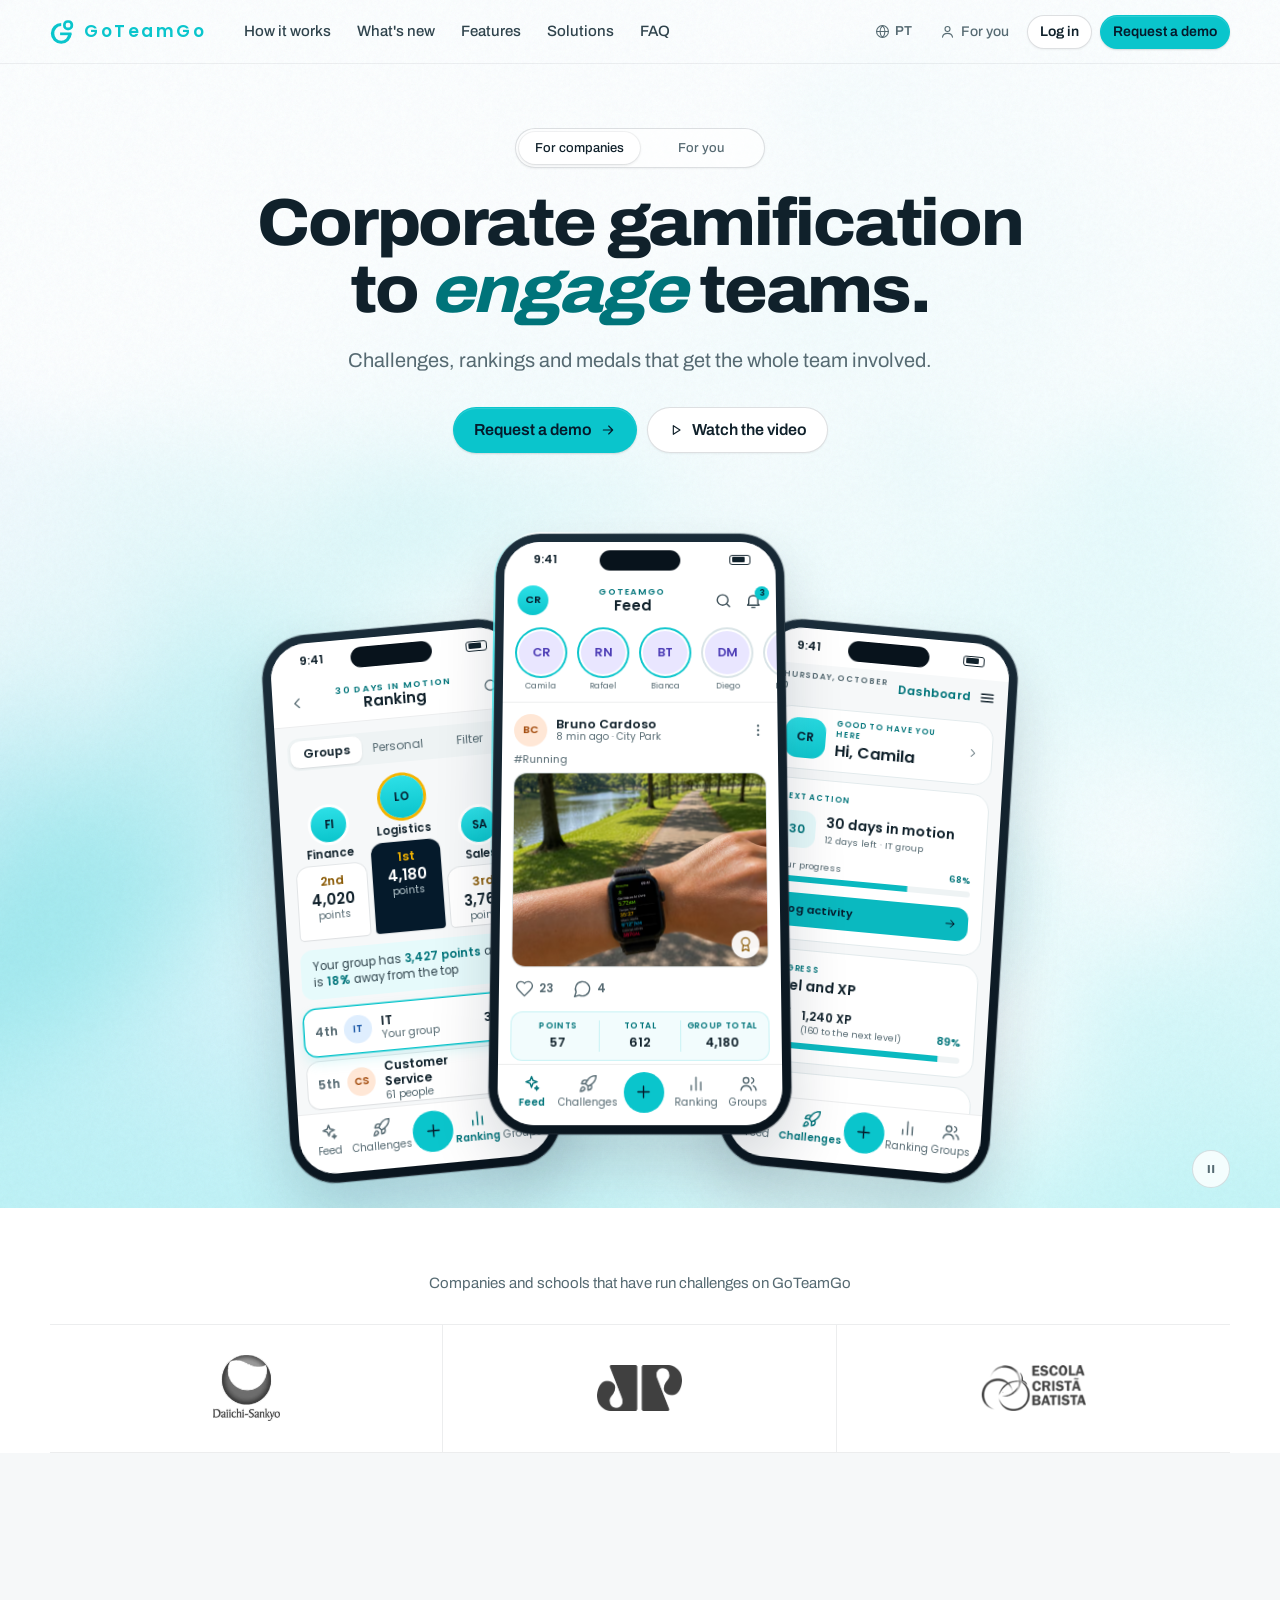
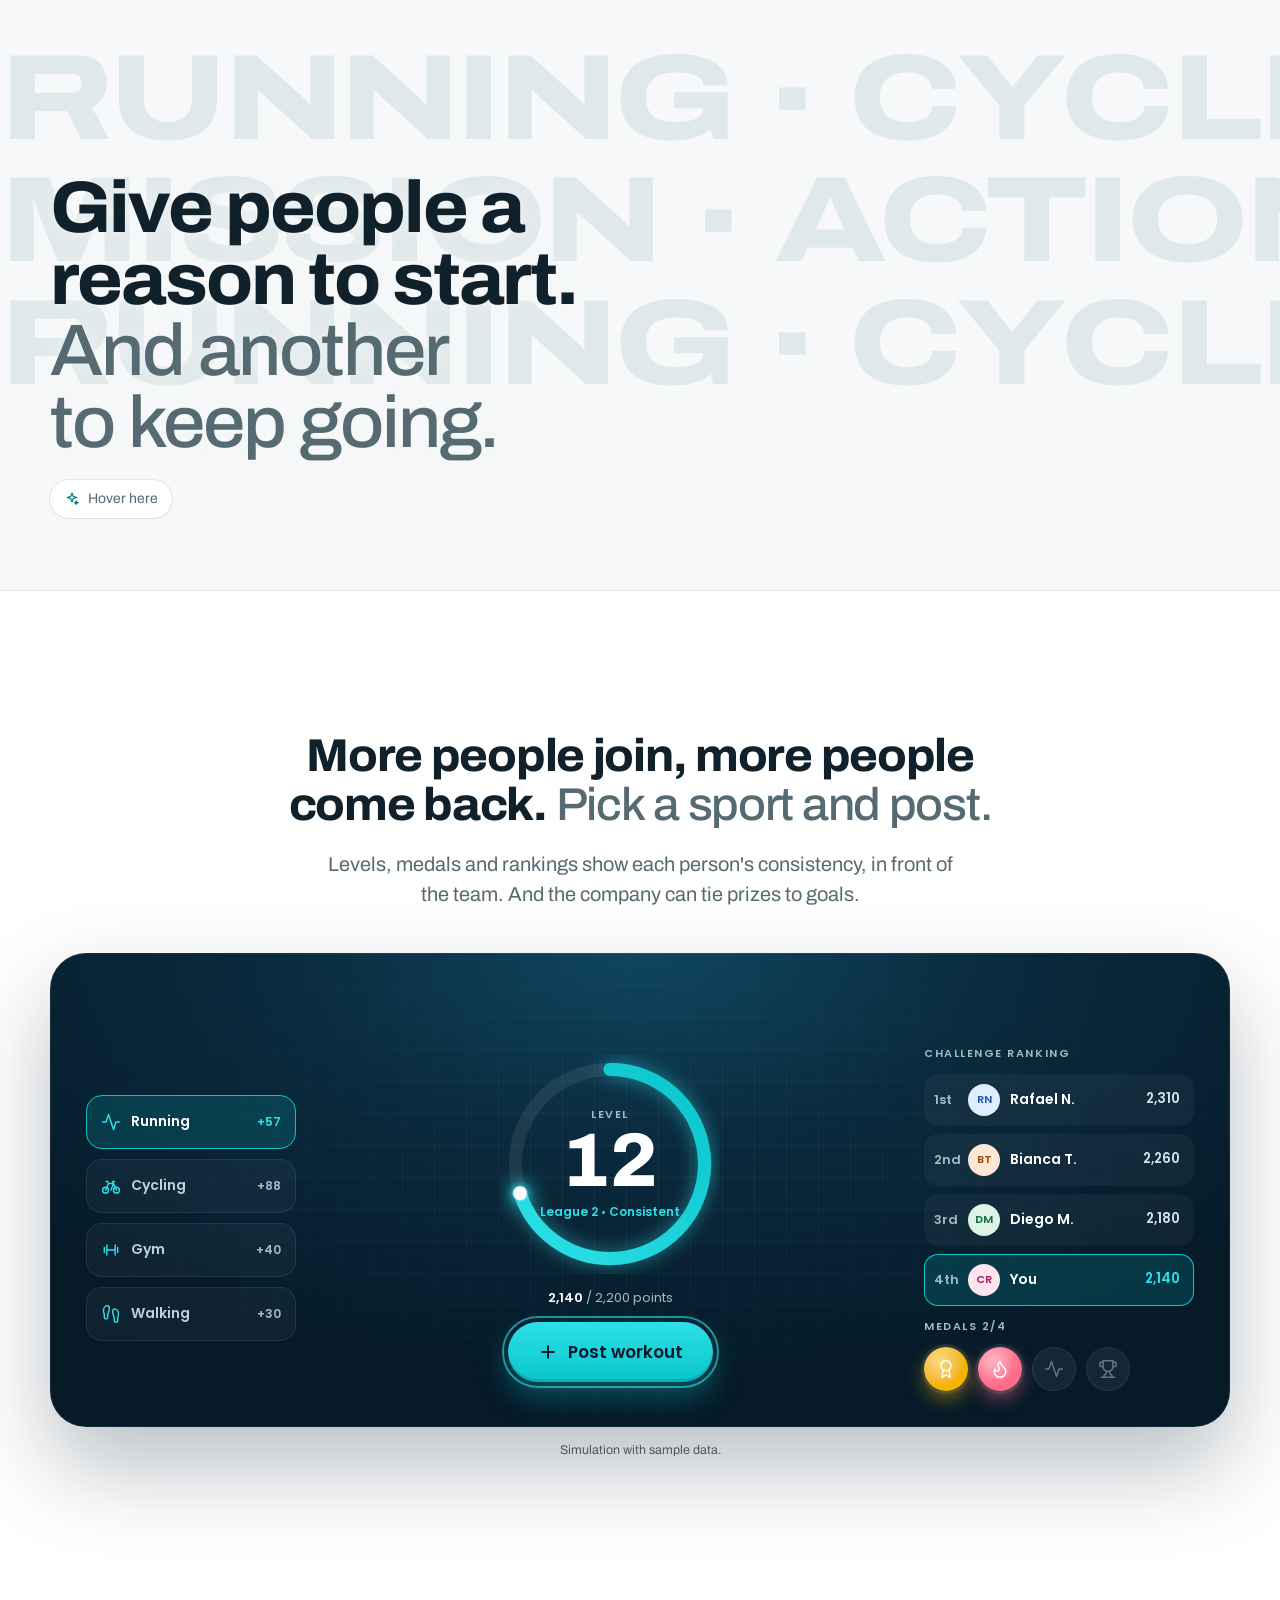
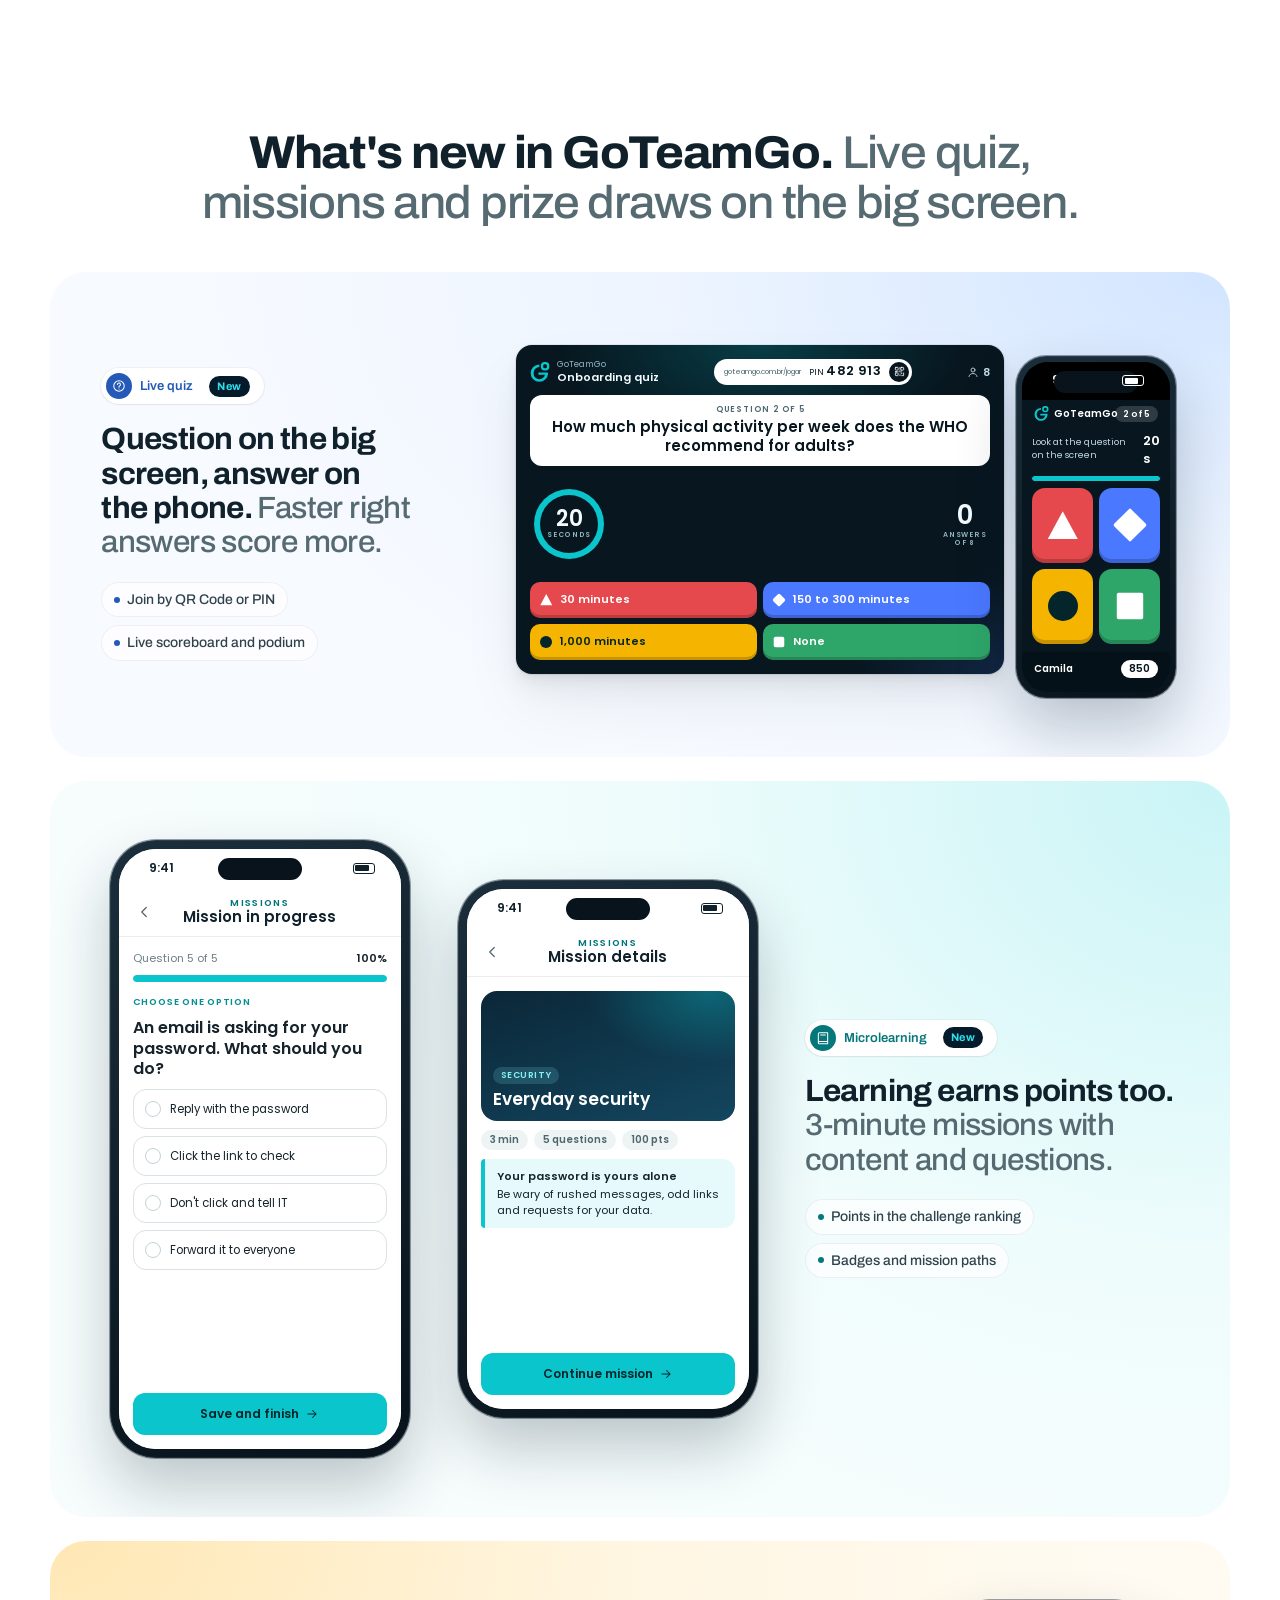
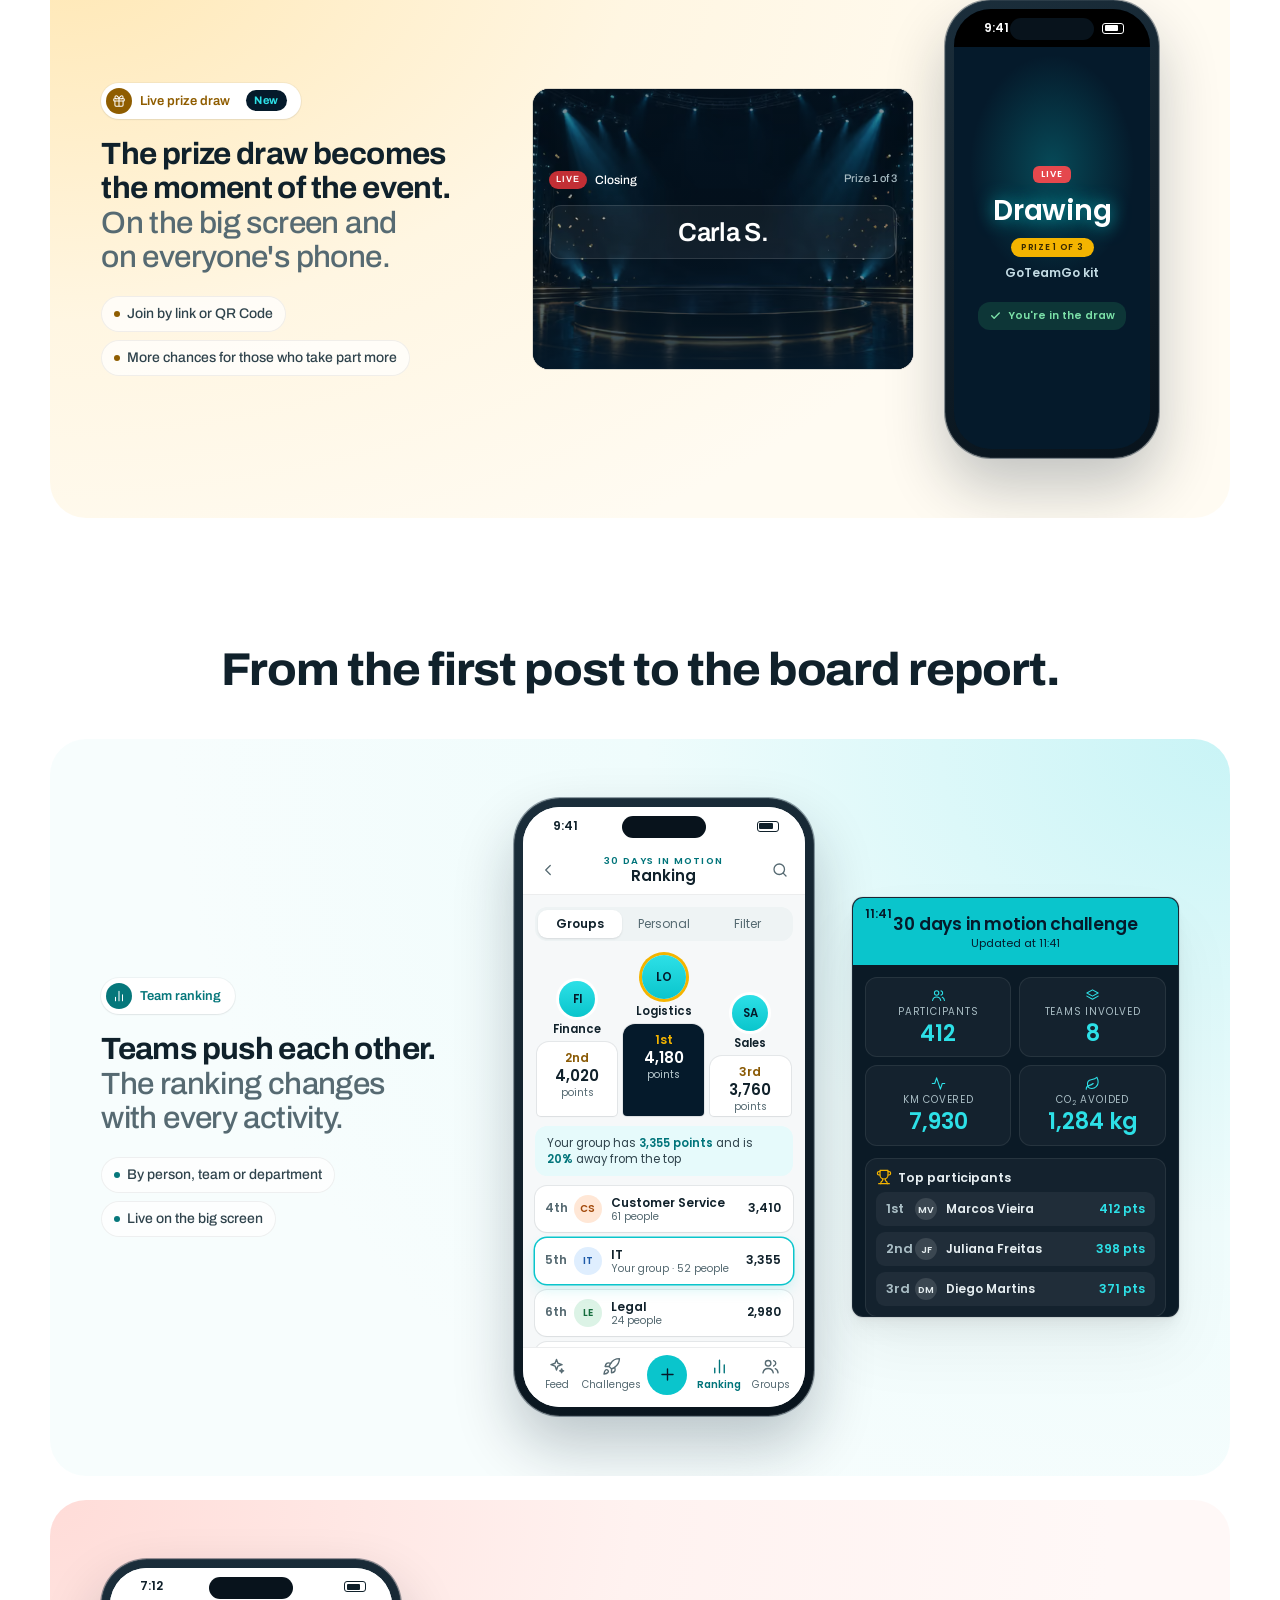
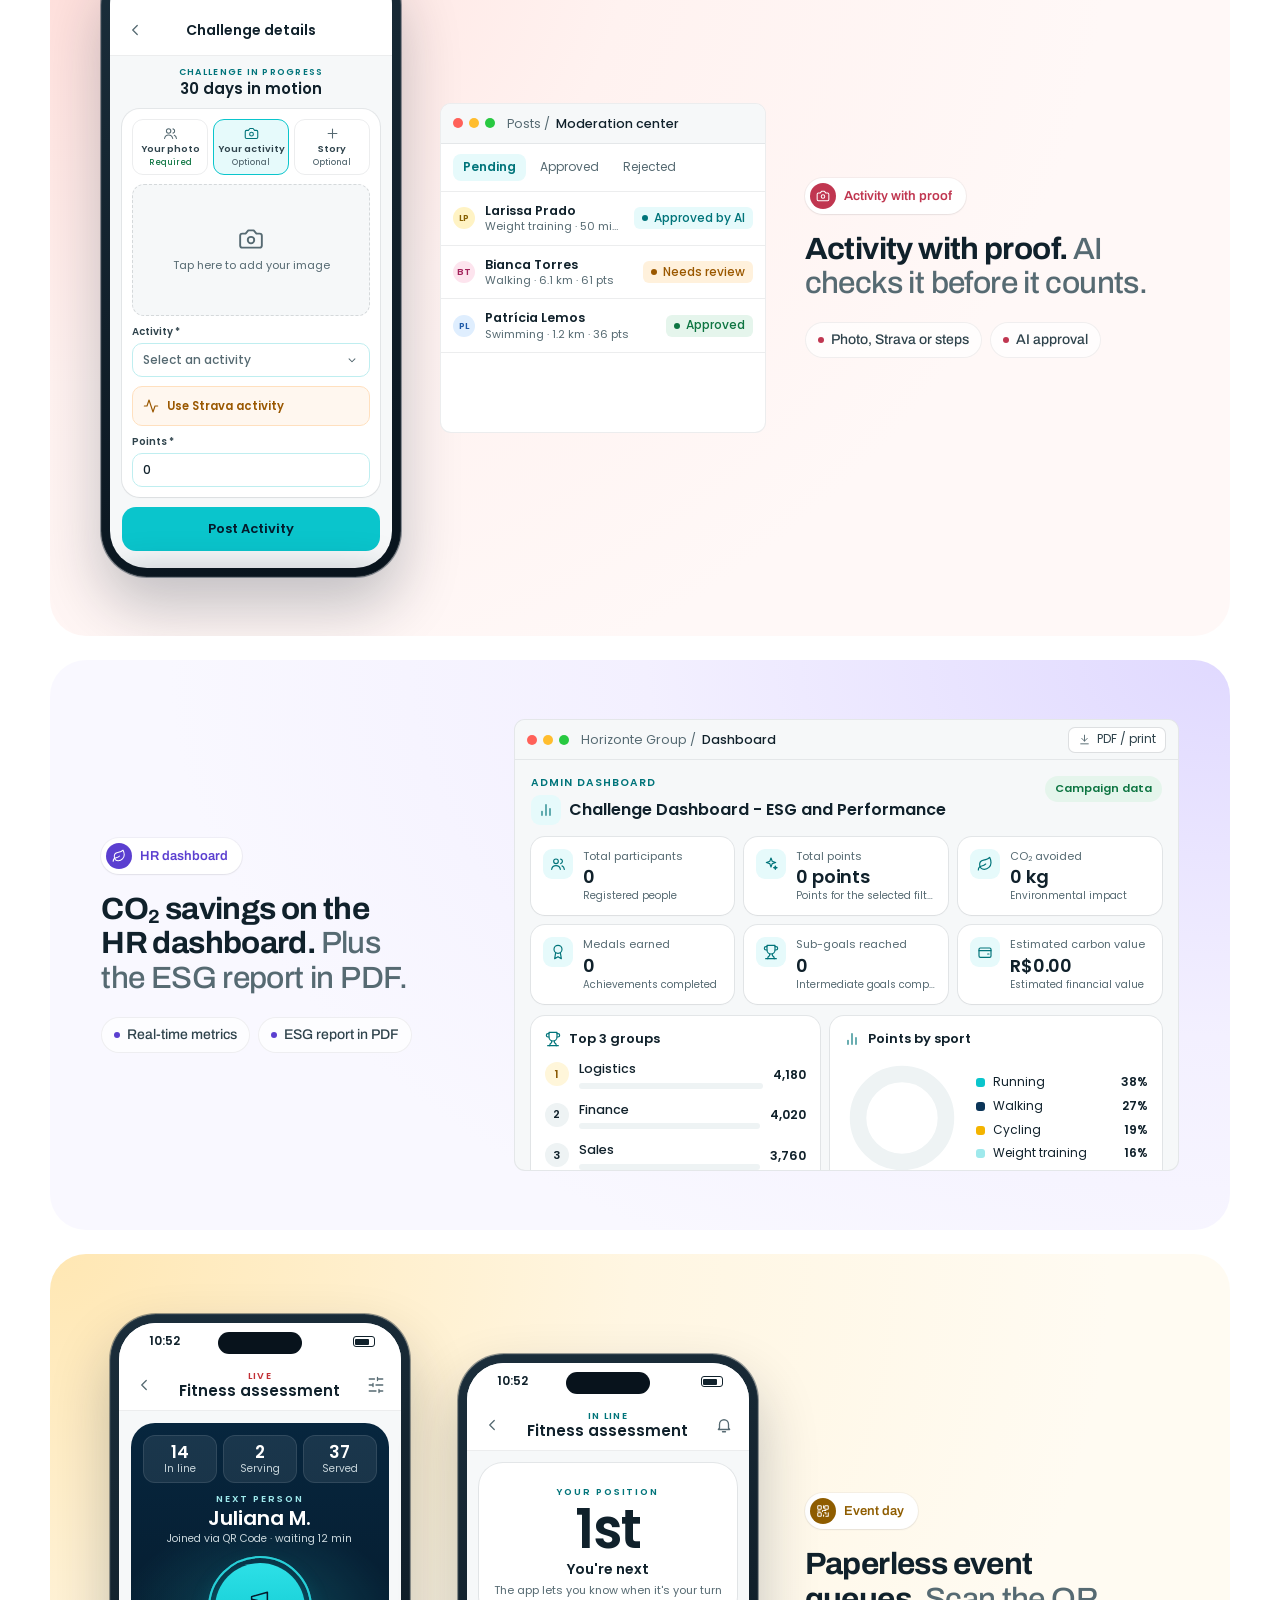
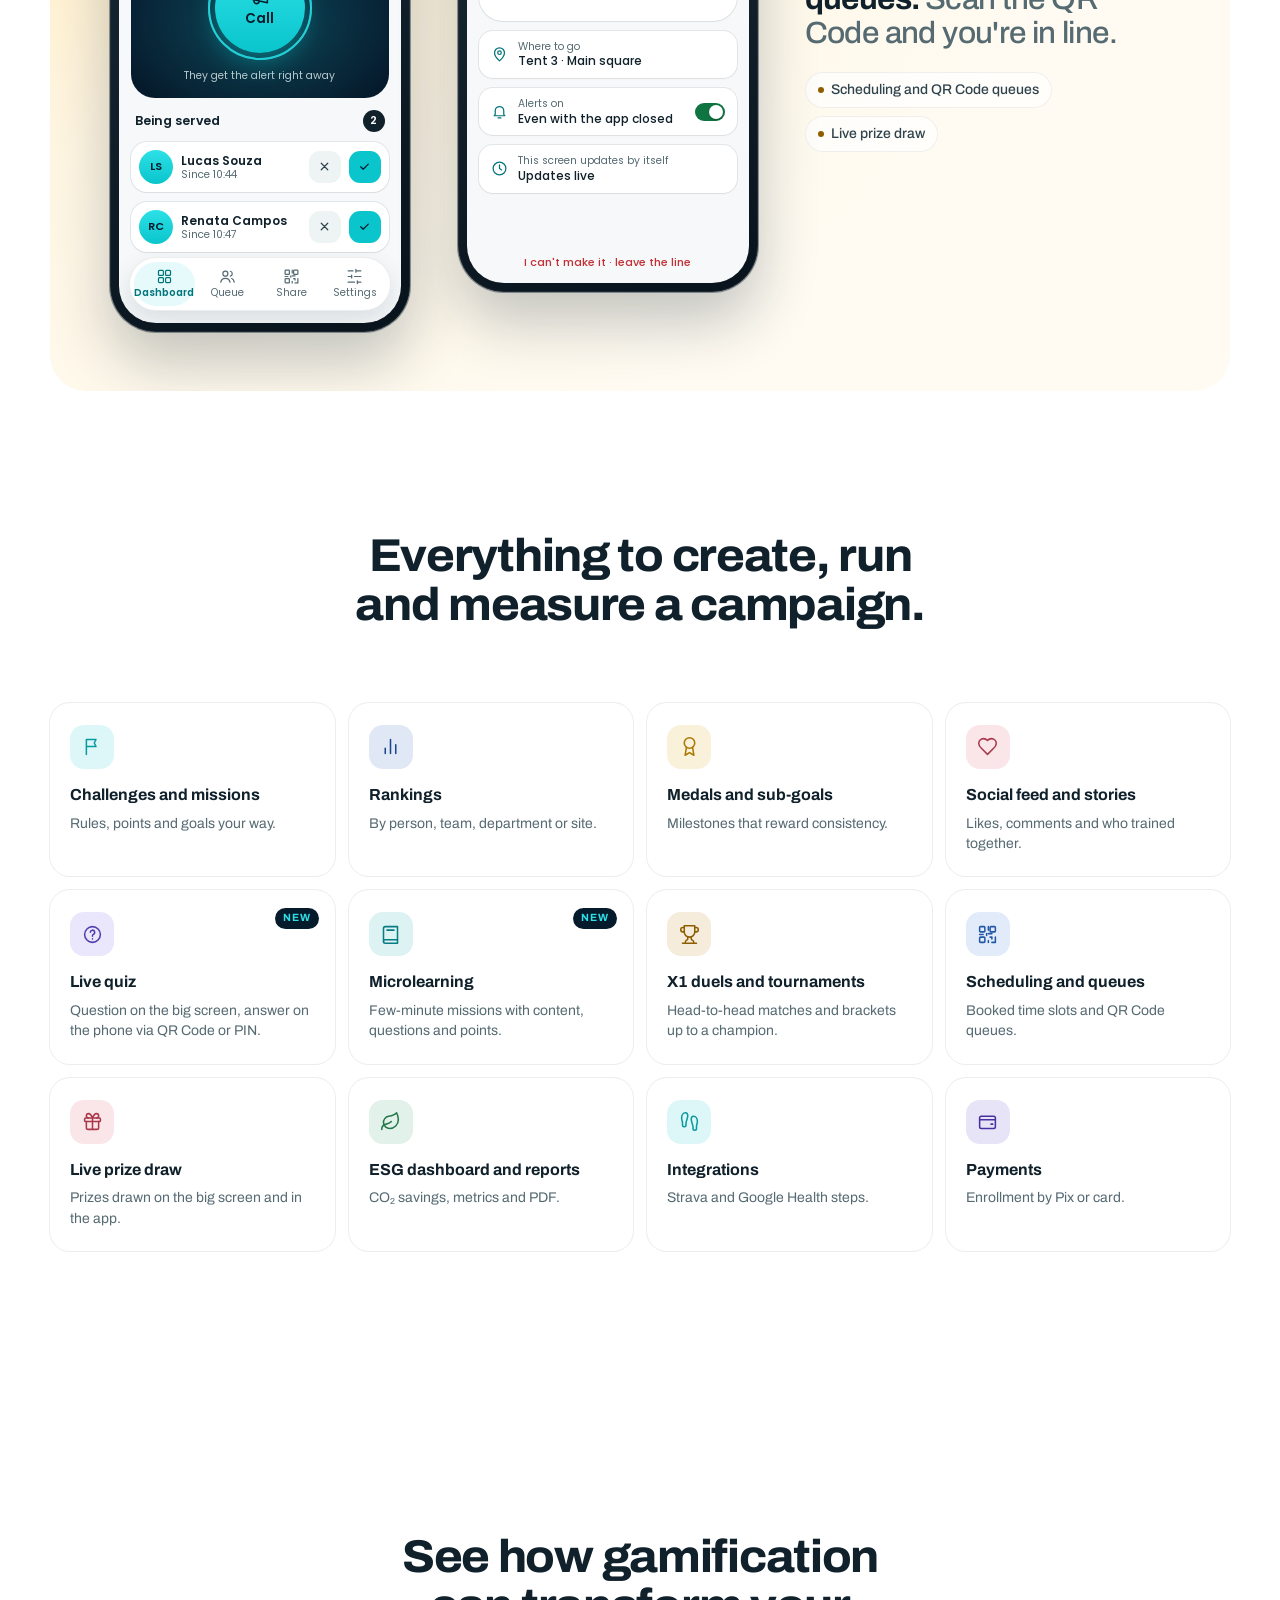
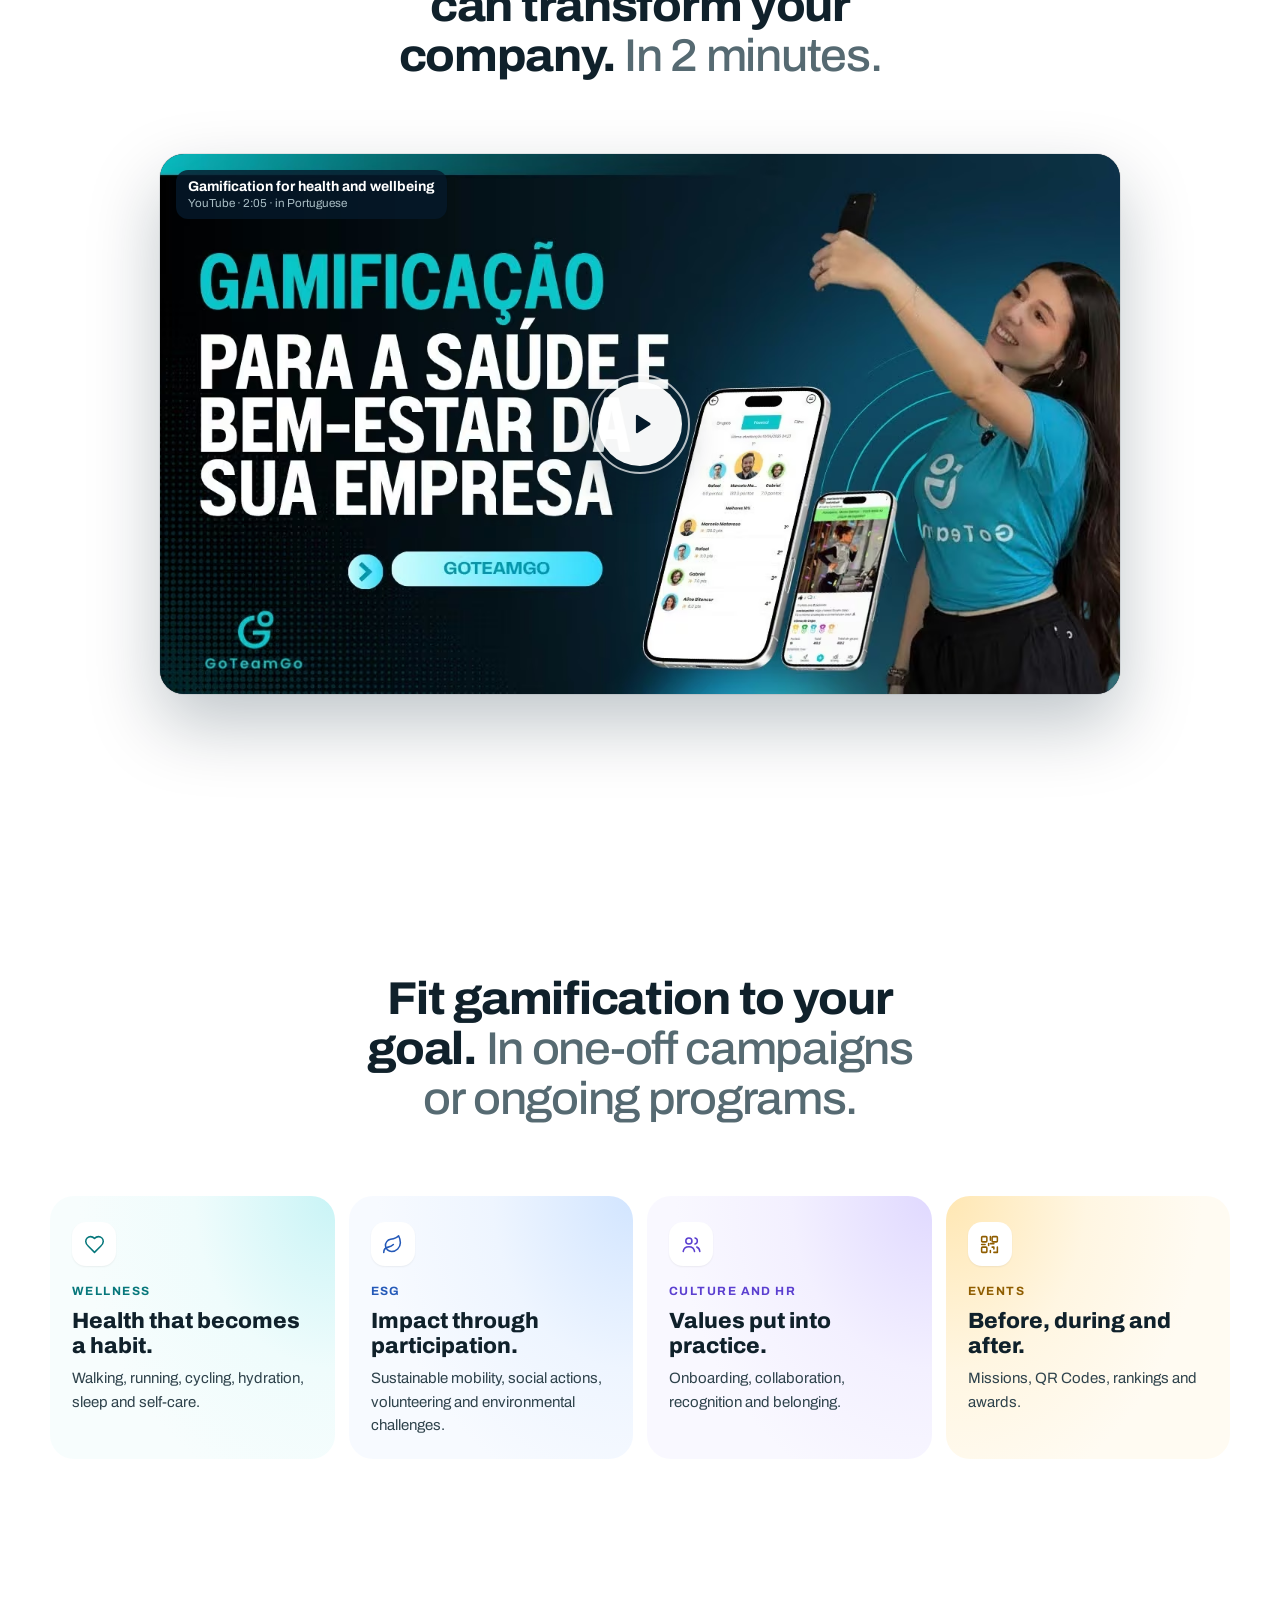
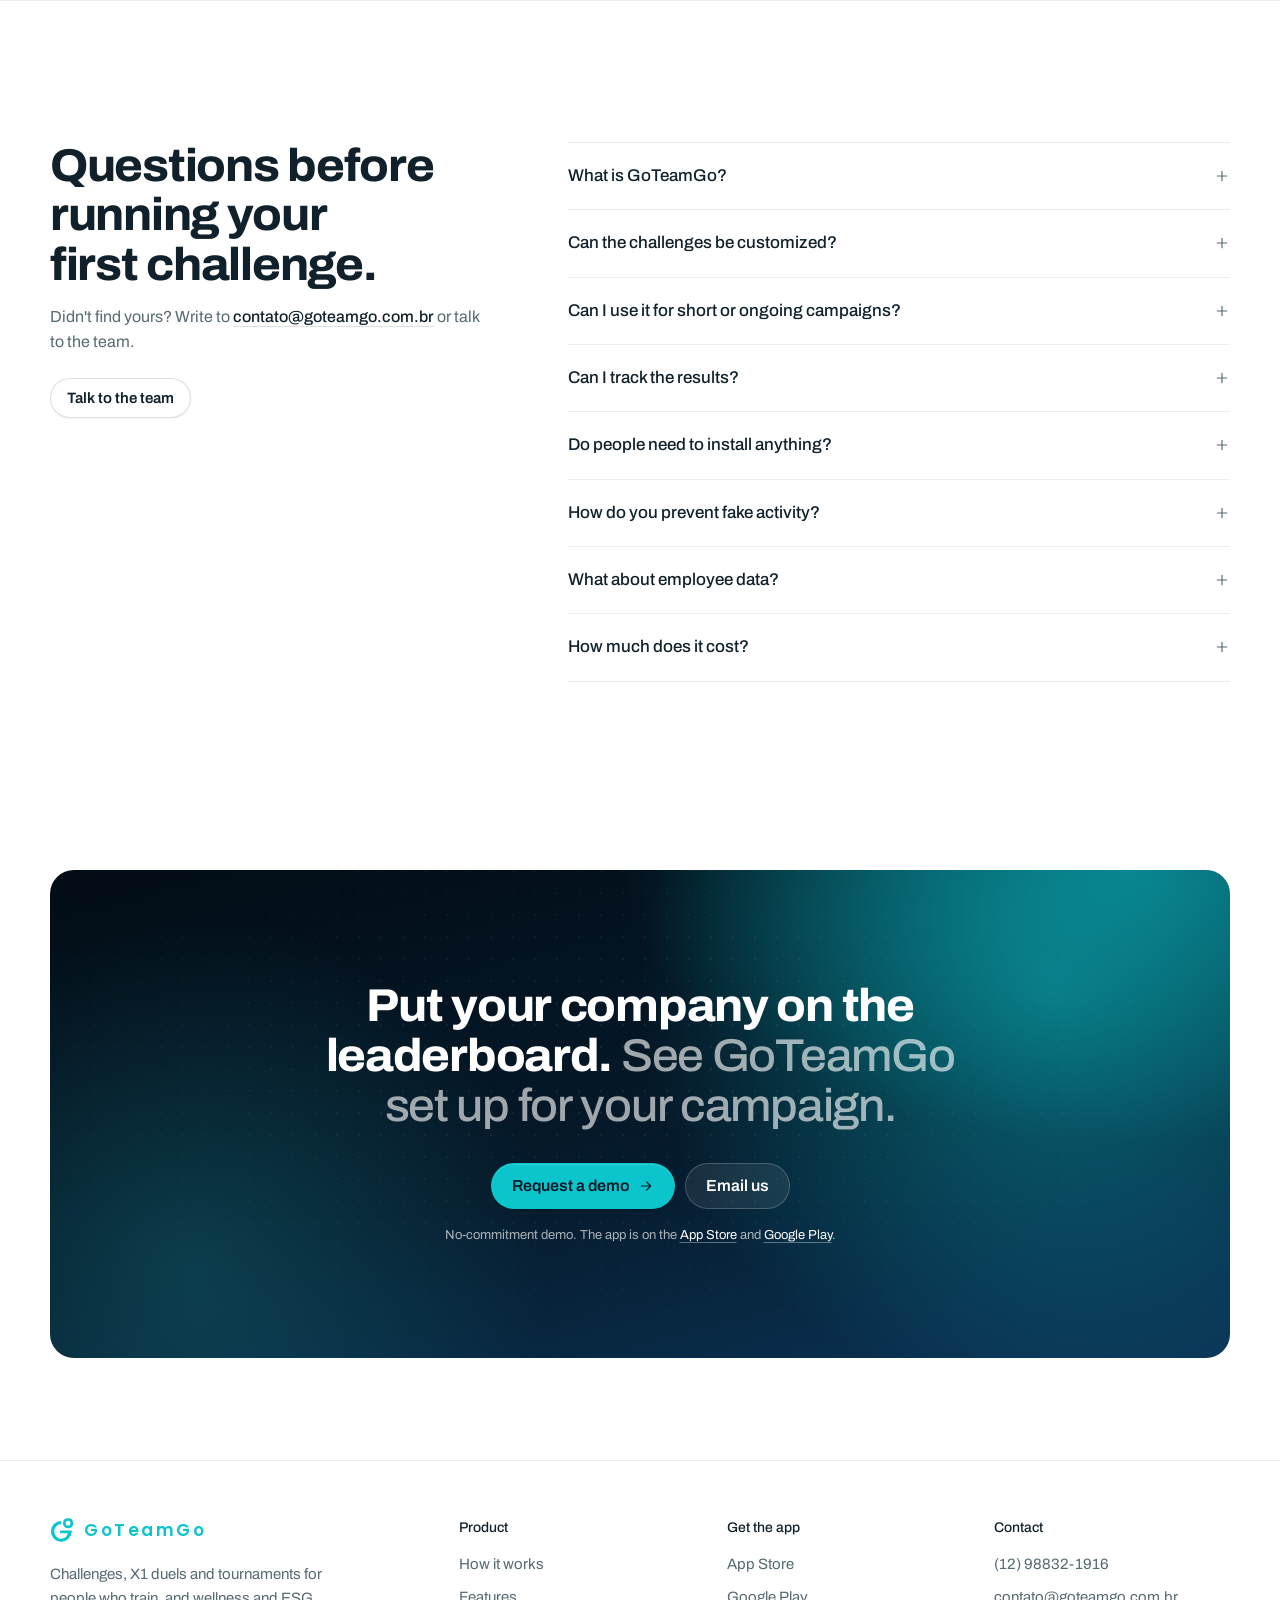
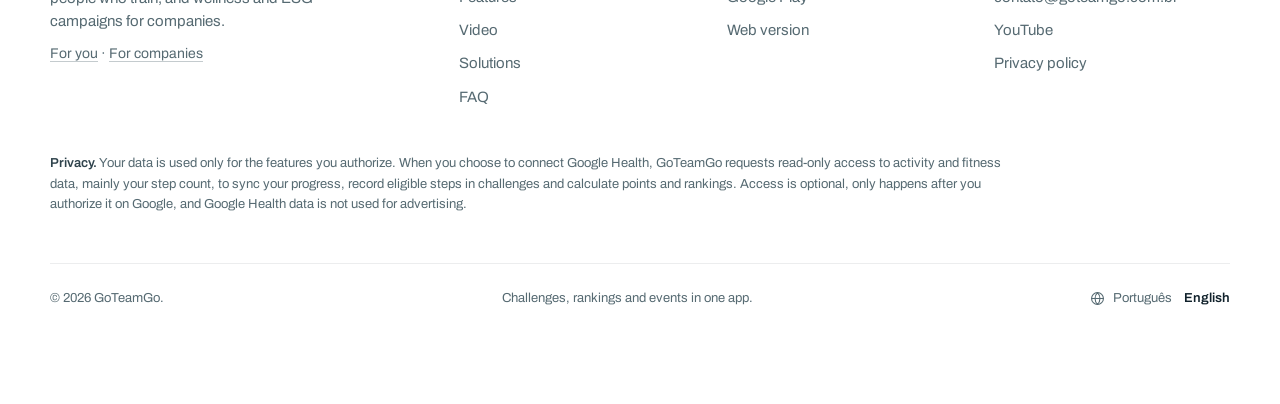
<file: en/index.html>
<!doctype html> <html lang="en" data-direction="deep" data-hero="light" data-aud="empresa"> <head> <meta charset="utf-8"> <meta name="viewport" content="width=device-width, initial-scale=1"> <title>Gamification platform for companies | GoTeamGo</title> <meta name="description" content="Challenges, missions, rankings and medals to engage employees in wellness, ESG, culture and events. Plus a challenge and tournament app for people who train."> <meta name="robots" content="noindex"> <link rel="canonical" href="https://goteamgo.com.br/en/"> <link rel="alternate" hreflang="pt-BR" href="https://goteamgo.com.br/"> <link rel="alternate" hreflang="en" href="https://goteamgo.com.br/en/"> <link rel="alternate" hreflang="x-default" href="https://goteamgo.com.br/"> <meta property="og:type" content="website"> <meta property="og:locale" content="en_US"> <meta property="og:locale:alternate" content="pt_BR"> <meta property="og:site_name" content="GoTeamGo"> <meta property="og:title" content="GoTeamGo · Corporate gamification to engage teams"> <meta property="og:description" content="Challenges, missions, rankings and rewards that raise participation in wellness, culture, ESG, onboarding and event campaigns."> <meta property="og:url" content="https://joao-araujo-appstorm.github.io/goteamgo-landing-preview/en/"> <meta property="og:image" content="https://joao-araujo-appstorm.github.io/goteamgo-landing-preview/og-en.jpg"> <meta property="og:image:width" content="1200"> <meta property="og:image:height" content="630"> <meta property="og:image:alt" content="GoTeamGo: corporate gamification with rankings, medals and challenges on the phone"> <meta name="twitter:card" content="summary_large_image"> <meta name="twitter:title" content="GoTeamGo · Corporate gamification to engage teams"> <meta name="twitter:description" content="Challenges, missions, rankings and rewards that raise participation in wellness, culture, ESG, onboarding and event campaigns."> <meta name="twitter:image" content="https://joao-araujo-appstorm.github.io/goteamgo-landing-preview/og-en.jpg"> <meta name="theme-color" content="#ffffff">  <script>(function (d) { if (location.hash === '#voce') { location.replace('for-you/'); return; } d.classList.add('js'); })(document.documentElement);</script> <link rel="icon" href="../favicon.svg" type="image/svg+xml"> <link rel="icon" href="../img/favicon-32.png" sizes="32x32" type="image/png"> <link rel="manifest" href="../site.webmanifest"> <link rel="apple-touch-icon" href="../img/apple-touch-icon.png"> <link rel="preload" href="../fonts/archivo.woff2" as="font" type="font/woff2" crossorigin> <link rel="preload" href="../fonts/poppins-400.woff2" as="font" type="font/woff2" crossorigin> <link rel="stylesheet" href="../css/landing.css?v=9613ffd4"> <script defer src="../js/landing.js?v=6a23c4d8"></script> <script type="application/ld+json">
{
"@context": "https://schema.org",
"@graph": [
{
"@type": "Organization",
"@id": "https://goteamgo.com.br/#organization",
"name": "GoTeamGo",
"url": "https://goteamgo.com.br/",
"logo": {
"@type": "ImageObject",
"url": "https://goteamgo.com.br/img/icon-512.png",
"width": 512,
"height": 512
},
"email": "contato@goteamgo.com.br",
"telephone": "+55-12-98832-1916",
"sameAs": [
"https://www.youtube.com/@goteamgooficial",
"https://apps.apple.com/br/app/goteamgo/id6756112455",
"https://play.google.com/store/apps/details?id=br.com.goteamgo.app.twa"
]
},
{
"@type": "WebSite",
"@id": "https://goteamgo.com.br/#website",
"url": "https://goteamgo.com.br/",
"name": "GoTeamGo",
"inLanguage": [
"pt-BR",
"en"
],
"publisher": {
"@id": "https://goteamgo.com.br/#organization"
}
},
{
"@type": "WebPage",
"@id": "https://goteamgo.com.br/en/#webpage",
"url": "https://goteamgo.com.br/en/",
"name": "Gamification platform for companies | GoTeamGo",
"description": "Challenges, missions, rankings and medals to engage employees in wellness, ESG, culture and events. Plus a challenge and tournament app for people who train.",
"inLanguage": "en",
"isPartOf": {
"@id": "https://goteamgo.com.br/#website"
},
"about": {
"@id": "https://goteamgo.com.br/#app"
},
"primaryImageOfPage": {
"@type": "ImageObject",
"url": "https://goteamgo.com.br/og-en.jpg"
},
"video": {
"@id": "https://goteamgo.com.br/#video"
}
},
{
"@type": "SoftwareApplication",
"@id": "https://goteamgo.com.br/#app",
"name": "GoTeamGo",
"url": "https://goteamgo.com.br/",
"applicationCategory": "BusinessApplication",
"operatingSystem": "Web, Android, iOS",
"description": "Corporate gamification platform: challenges and missions, rankings, medals, social feed, live quiz, microlearning, duels and tournaments, scheduling and QR Code queues, live prize draws and an ESG dashboard.",
"downloadUrl": [
"https://apps.apple.com/br/app/goteamgo/id6756112455",
"https://play.google.com/store/apps/details?id=br.com.goteamgo.app.twa"
],
"publisher": {
"@id": "https://goteamgo.com.br/#organization"
},
"featureList": [
"Challenges and missions",
"Rankings by person, team and department",
"Medals and sub-goals",
"Social feed and stories",
"Live quiz on the big screen",
"Microlearning with missions and questions",
"X1 duels and tournaments",
"Scheduling and QR Code queues",
"Live prize draws",
"ESG dashboard and PDF reports",
"Strava and Google Health integration",
"Payments by Pix or card"
]
},
{
"@type": "VideoObject",
"@id": "https://goteamgo.com.br/#video",
"name": "Veja como a Gamificação pode transformar a sua Empresa | GoTeamGo",
"description": "Turn health and wellbeing into engagement inside your company. With GoTeamGo, gamification encourages healthier habits, brings teams closer and raises employee participation. Video in Portuguese.",
"thumbnailUrl": [
"https://i.ytimg.com/vi/f2aAVMGqOxg/maxresdefault.jpg",
"https://goteamgo.com.br/img/video-capa.webp"
],
"uploadDate": "2026-08-07T09:26:59-07:00",
"duration": "PT2M5S",
"embedUrl": "https://www.youtube.com/embed/f2aAVMGqOxg",
"contentUrl": "https://www.youtube.com/watch?v=f2aAVMGqOxg",
"publisher": {
"@id": "https://goteamgo.com.br/#organization"
},
"inLanguage": "pt-BR"
},
{
"@type": "FAQPage",
"@id": "https://goteamgo.com.br/en/#faq",
"mainEntity": [
{
"@type": "Question",
"name": "What is GoTeamGo?",
"acceptedAnswer": {
"@type": "Answer",
"text": "A platform to create gamified experiences with challenges, missions, points, rankings, teams, achievements and results tracking."
}
},
{
"@type": "Question",
"name": "Can the challenges be customized?",
"acceptedAnswer": {
"@type": "Answer",
"text": "Yes. Missions, rules, campaign branding, points, goals and prizes are set up to match the project's goal."
}
},
{
"@type": "Question",
"name": "Can I use it for short or ongoing campaigns?",
"acceptedAnswer": {
"@type": "Answer",
"text": "Yes. It works for one-off actions, events or recurring engagement programs."
}
},
{
"@type": "Question",
"name": "Can I track the results?",
"acceptedAnswer": {
"@type": "Answer",
"text": "Yes. The dashboard brings together participation, activities and campaign metrics, including CO2 savings and an ESG report in PDF."
}
},
{
"@type": "Question",
"name": "Do people need to install anything?",
"acceptedAnswer": {
"@type": "Answer",
"text": "No. GoTeamGo opens in the phone's browser and can be added to the home screen. There's also an app on the App Store and Google Play."
}
},
{
"@type": "Question",
"name": "How do you prevent fake activity?",
"acceptedAnswer": {
"@type": "Answer",
"text": "Each challenge picks the proof: an on-site photo, a photo taken on the spot, Strava or Google Health steps. Posts go through manual, automatic or AI approval, and anyone can report a post."
}
},
{
"@type": "Question",
"name": "What about employee data?",
"acceptedAnswer": {
"@type": "Answer",
"text": "Each company has a separate database and can limit sign-up to company emails. Google Health only reads steps, and names are shortened in prize draws."
}
},
{
"@type": "Question",
"name": "How much does it cost?",
"acceptedAnswer": {
"@type": "Answer",
"text": "The price depends on the campaign format. Request a demo and get a proposal."
}
}
]
}
]
}
</script> </head> <body> <a class="skip" href="#conteudo">Skip to content</a> <svg width="0" height="0" style="position:absolute" aria-hidden="true" focusable="false"> <symbol id="logo-mark" viewBox="0 0 340 340"><g fill="currentColor"><path d="M159 43A147 147 0 1 0 306 190H257A98 104.5 0 1 1 159 85.5Z"/><path d="M143 177H304V215H143Z"/><path fill-rule="evenodd" d="M248 2H265A63 63 0 0 1 328 65V81A63 63 0 0 1 265 144H248A63 63 0 0 1 185 81V65A63 63 0 0 1 248 2ZM250 39H262A27 27 0 0 1 289 66V80A27 27 0 0 1 262 107H250A27 27 0 0 1 223 80V66A27 27 0 0 1 250 39Z"/></g></symbol> <symbol id="i-tv" viewBox="0 0 24 24"><rect x="2.5" y="4" width="19" height="13" rx="2"/><path d="M8 21h8M12 17v4"/></symbol> <symbol id="i-grid" viewBox="0 0 24 24"><rect x="3.5" y="3.5" width="7" height="7" rx="1.5"/><rect x="13.5" y="3.5" width="7" height="7" rx="1.5"/><rect x="3.5" y="13.5" width="7" height="7" rx="1.5"/><rect x="13.5" y="13.5" width="7" height="7" rx="1.5"/></symbol> <symbol id="i-gift" viewBox="0 0 24 24"><rect x="3" y="8" width="18" height="4" rx="1"/><path d="M12 8v13M19 12v7a2 2 0 0 1-2 2H7a2 2 0 0 1-2-2v-7"/><path d="M7.5 8a2.5 2.5 0 0 1 0-5C10 3 12 8 12 8s2-5 4.5-5a2.5 2.5 0 0 1 0 5"/></symbol> <symbol id="i-flame" viewBox="0 0 24 24"><path d="M8.5 14.5A2.5 2.5 0 0 0 11 12c0-1.4-.5-2-1-3-1.1-2.1-.2-4 2-6 .5 2.5 2 4.9 4 6.5 2 1.6 3 3.5 3 5.5a7 7 0 1 1-14 0c0-1.2.4-2.3 1-3a2.5 2.5 0 0 0 2.5 2.5z"/></symbol> <symbol id="i-users" viewBox="0 0 24 24"><circle cx="9" cy="8" r="3.5"/><path d="M2.5 20c.6-3.4 3.3-5.5 6.5-5.5s5.9 2.1 6.5 5.5"/><path d="M16 4.6a3.5 3.5 0 0 1 0 6.8M18 14.8c1.9.7 3.2 2.4 3.5 5.2"/></symbol> <symbol id="i-trophy" viewBox="0 0 24 24"><path d="M6 9H4.5a2.5 2.5 0 0 1 0-5H6M18 9h1.5a2.5 2.5 0 0 0 0-5H18M4 22h16"/><path d="M10 14.7V17c0 .6-.5 1-1 1.2C7.9 18.8 7 20.2 7 22M14 14.7V17c0 .6.5 1 1 1.2 1.1.6 2 2 2 3.8"/><path d="M18 2H6v7a6 6 0 0 0 12 0z"/></symbol> <symbol id="i-wallet" viewBox="0 0 24 24"><rect x="3" y="6" width="18" height="14" rx="2"/><path d="M3 10h18M16 15h2"/></symbol> <symbol id="i-chart" viewBox="0 0 24 24"><path d="M18 20V10M12 20V4M6 20v-6"/></symbol> <symbol id="i-bell" viewBox="0 0 24 24"><path d="M6 16v-5a6 6 0 1 1 12 0v5l1.5 2h-15z"/><path d="M10 21h4"/></symbol> <symbol id="i-rocket" viewBox="0 0 24 24"><path d="M4.5 16.5c-1.5 1.3-2 5-2 5s3.7-.5 5-2c.7-.8.7-2.1-.1-2.9a2.2 2.2 0 0 0-2.9-.1z"/><path d="m12 15-3-3a22 22 0 0 1 2-4A12.9 12.9 0 0 1 22 2c0 2.7-.8 7.5-6 11a22.4 22.4 0 0 1-4 2z"/><path d="M9 12H4s.6-3 2-4c1.6-1.1 5 0 5 0M12 15v5s3-.6 4-2c1.1-1.6 0-5 0-5"/></symbol> <symbol id="i-layers" viewBox="0 0 24 24"><path d="m12 3 9 5-9 5-9-5z"/><path d="m3 13 9 5 9-5"/></symbol> <symbol id="i-sparkle" viewBox="0 0 24 24"><path d="M12 3l1.8 4.9L19 9.7l-5.2 1.8L12 16.5l-1.8-5L5 9.7l5.2-1.8z"/><path d="M18.5 15l.7 1.8 1.8.7-1.8.7-.7 1.8-.7-1.8-1.8-.7 1.8-.7z"/></symbol> <symbol id="i-search" viewBox="0 0 24 24"><circle cx="11" cy="11" r="7"/><path d="m20 20-3.5-3.5"/></symbol> <symbol id="i-plus" viewBox="0 0 24 24"><path d="M12 5v14M5 12h14"/></symbol> <symbol id="i-check" viewBox="0 0 24 24"><path d="m5 12.5 4.5 4.5L19 7.5"/></symbol> <symbol id="i-close" viewBox="0 0 24 24"><path d="M6 6l12 12M18 6 6 18"/></symbol> <symbol id="i-arrow" viewBox="0 0 24 24"><path d="M5 12h14M13 6l6 6-6 6"/></symbol> <symbol id="i-chevron" viewBox="0 0 24 24"><path d="m7 10 5 5 5-5"/></symbol> <symbol id="i-back" viewBox="0 0 24 24"><path d="m15 18-6-6 6-6"/></symbol> <symbol id="i-download" viewBox="0 0 24 24"><path d="M12 4v11M7 10l5 5 5-5M5 20h14"/></symbol> <symbol id="i-file" viewBox="0 0 24 24"><path d="M14 3H7a2 2 0 0 0-2 2v14a2 2 0 0 0 2 2h10a2 2 0 0 0 2-2V8z"/><path d="M14 3v5h5M9 13h6M9 17h4"/></symbol> <symbol id="i-mail" viewBox="0 0 24 24"><rect x="3" y="5" width="18" height="14" rx="2"/><path d="m4 7 8 6 8-6"/></symbol> <symbol id="i-key" viewBox="0 0 24 24"><rect x="5" y="11" width="14" height="10" rx="2"/><path d="M8 11V8a4 4 0 0 1 8 0v3"/></symbol> <symbol id="i-menu" viewBox="0 0 24 24"><path d="M4 7h16M4 12h16M4 17h16"/></symbol> <symbol id="i-pin" viewBox="0 0 24 24"><path d="M12 21s7-6.2 7-11.5A7 7 0 0 0 5 9.5C5 14.8 12 21 12 21z"/><circle cx="12" cy="9.5" r="2.5"/></symbol> <symbol id="i-clock" viewBox="0 0 24 24"><circle cx="12" cy="12" r="9"/><path d="M12 7v5l3 2"/></symbol> <symbol id="i-activity" viewBox="0 0 24 24"><path d="M22 12h-4l-3 9L9 3l-3 9H2"/></symbol> <symbol id="i-camera" viewBox="0 0 24 24"><path d="M14.5 4h-5L7 7H4a2 2 0 0 0-2 2v9a2 2 0 0 0 2 2h16a2 2 0 0 0 2-2V9a2 2 0 0 0-2-2h-3z"/><circle cx="12" cy="13" r="3"/></symbol> <symbol id="i-award" viewBox="0 0 24 24"><circle cx="12" cy="8" r="6"/><path d="M15.5 12.9 17 22l-5-3-5 3 1.5-9.1"/></symbol> <symbol id="i-leaf" viewBox="0 0 24 24"><path d="M11 20A7 7 0 0 1 9.8 6.1C15.5 5 17 4.5 19 2c1 2 2 4.2 2 8 0 5.5-4.8 10-10 10z"/><path d="M2 21c0-3 1.9-5.4 5.1-6C9.5 14.5 12 13 13 12"/></symbol> <symbol id="i-heart" viewBox="0 0 24 24"><path d="M19 14c1.5-1.5 3-3.2 3-5.5A5.5 5.5 0 0 0 16.5 3c-1.8 0-3 .5-4.5 2-1.5-1.5-2.7-2-4.5-2A5.5 5.5 0 0 0 2 8.5c0 2.3 1.5 4 3 5.5l7 7z"/></symbol> <symbol id="i-message" viewBox="0 0 24 24"><path d="M7.9 20A9 9 0 1 0 4 16.1L2 22z"/></symbol> <symbol id="i-phone" viewBox="0 0 24 24"><rect x="5" y="2" width="14" height="20" rx="2.5"/><path d="M11 18h2"/></symbol> <symbol id="i-qr" viewBox="0 0 24 24"><rect x="3" y="3" width="6" height="6" rx="1"/><rect x="15" y="3" width="6" height="6" rx="1"/><rect x="3" y="15" width="6" height="6" rx="1"/><path d="M15 15h2v2M21 15v6h-4M13 3v4M13 11h4M3 12h4M11 11v2M13 19v2"/></symbol> <symbol id="i-sliders" viewBox="0 0 24 24"><path d="M21 4h-7M10 4H3M21 12h-9M8 12H3M21 20h-5M12 20H3M14 2v4M8 10v4M16 18v4"/></symbol> <symbol id="i-megaphone" viewBox="0 0 24 24"><path d="m3 11 18-5v12L3 14z"/><path d="M11.6 16.8a3 3 0 1 1-5.8-1.6"/></symbol> <symbol id="i-steps" viewBox="0 0 24 24"><path d="M4 16v-2.4C4 11.5 3 10.5 3 8c0-2.7 1.5-6 4.5-6C9.4 2 10 3.8 10 5.5c0 3.1-2 5.7-2 8.7V16a2 2 0 1 1-4 0zM20 20v-2.4c0-2.1 1-3.1 1-5.6 0-2.7-1.5-6-4.5-6C14.6 6 14 7.8 14 9.5c0 3.1 2 5.7 2 8.7V20a2 2 0 1 0 4 0z"/></symbol> <symbol id="i-dots" viewBox="0 0 24 24"><circle cx="12" cy="5" r="1"/><circle cx="12" cy="12" r="1"/><circle cx="12" cy="19" r="1"/></symbol> <symbol id="i-pause" viewBox="0 0 24 24"><rect x="6.5" y="5" width="3.5" height="14" rx="1"/><rect x="14" y="5" width="3.5" height="14" rx="1"/></symbol> <symbol id="i-play" viewBox="0 0 24 24"><path d="M8 5.5v13l10-6.5z"/></symbol> <symbol id="i-bolt" viewBox="0 0 24 24"><path d="M13 2 4 14h7l-1 8 9-12h-7z"/></symbol> <symbol id="i-arrow-left" viewBox="0 0 24 24"><path d="M19 12H5M11 6l-6 6 6 6"/></symbol> <symbol id="i-briefcase" viewBox="0 0 24 24"><rect x="3" y="7" width="18" height="13" rx="2"/><path d="M8 7V5a2 2 0 0 1 2-2h4a2 2 0 0 1 2 2v2M3 13h18"/></symbol> <symbol id="i-globe" viewBox="0 0 24 24"><circle cx="12" cy="12" r="9.5"/><path d="M2.5 12h19M12 2.5c2.6 2.6 3.9 5.8 3.9 9.5s-1.3 6.9-3.9 9.5c-2.6-2.6-3.9-5.8-3.9-9.5S9.4 5.1 12 2.5z"/></symbol><symbol id="i-user" viewBox="0 0 24 24"><circle cx="12" cy="8" r="4"/><path d="M4 21c.8-4 4-6 8-6s7.2 2 8 6"/></symbol> <symbol id="i-list" viewBox="0 0 24 24"><path d="M9 6h11M9 12h11M9 18h11M4.5 6h.01M4.5 12h.01M4.5 18h.01"/></symbol> <symbol id="i-refresh" viewBox="0 0 24 24"><path d="M20 11a8 8 0 1 0-2.3 5.7M20 4v7h-7"/></symbol> <symbol id="i-flag" viewBox="0 0 24 24"><path d="M5 21V4M5 4h11l-2 4 2 4H5"/></symbol> <symbol id="i-shield" viewBox="0 0 24 24"><path d="M12 3 5 6v5c0 4.6 3 8.3 7 10 4-1.7 7-5.4 7-10V6z"/><path d="m9 12 2 2 4-4"/></symbol> <symbol id="i-send" viewBox="0 0 24 24"><path d="M22 2 11 13M22 2l-7 20-4-9-9-4z"/></symbol> <symbol id="i-copy" viewBox="0 0 24 24"><rect x="9" y="9" width="12" height="12" rx="2"/><path d="M5 15H4a2 2 0 0 1-2-2V4a2 2 0 0 1 2-2h9a2 2 0 0 1 2 2v1"/></symbol> <symbol id="i-bike" viewBox="0 0 24 24"><circle cx="5.5" cy="17" r="3.5"/><circle cx="18.5" cy="17" r="3.5"/><path d="M5.5 17 9 9h6l3.5 8M9 9 8 6.5H6M12 17l3-8M15 9l-1-2.5h2"/></symbol> <symbol id="i-dumbbell" viewBox="0 0 24 24"><path d="M7 6v12M17 6v12M4 9v6M20 9v6M7 12h10"/></symbol> <symbol id="i-crown" viewBox="0 0 24 24"><path d="M3 8l4.5 4L12 5l4.5 7L21 8l-2 10H5z"/></symbol> <symbol id="i-quiz" viewBox="0 0 24 24"><circle cx="12" cy="12" r="9"/><path d="M9.5 9.5a2.5 2.5 0 1 1 3.5 2.3c-.6.3-1 .8-1 1.5v.7M12 17h.01"/></symbol> <symbol id="i-book" viewBox="0 0 24 24"><path d="M4 5a2 2 0 0 1 2-2h14v15H6a2 2 0 0 0-2 2z"/><path d="M4 20a2 2 0 0 0 2 2h14v-4M8 7h8"/></symbol> <symbol id="i-card" viewBox="0 0 24 24"><rect x="2.5" y="5" width="19" height="14" rx="2"/><path d="M2.5 10h19M6 15h4"/></symbol> </svg> <header class="nav" data-nav> <div class="container nav__inner"> <a class="brand" href="#topo" aria-label="GoTeamGo, home"> <svg class="brand__mark" aria-hidden="true"><use href="#logo-mark"/></svg>GoTeamGo
</a> <nav class="nav__links" aria-label="Main"> <a href="#posts" data-for="empresa">How it works</a> <a href="#produto" data-for="voce">How it works</a> <a href="#jogo" data-for="voce">Gamification</a> <a href="#social" data-for="voce">Social</a> <a href="#novidades" data-for="empresa">What's new</a> <a href="#recursos" data-for="empresa">Features</a> <a href="#solucoes" data-for="empresa">Solutions</a> <a href="#perguntas">FAQ</a> </nav> <div class="nav__actions"> <a class="nav__lang" href="../" hreflang="pt-BR" lang="pt-BR" aria-label="Versão em português" data-lang-link><svg class="i" aria-hidden="true"><use href="#i-globe"/></svg>PT</a> <a class="nav__aud" href="./" data-aud-link="empresa" data-for="voce"><svg class="i" aria-hidden="true"><use href="#i-briefcase"/></svg>For companies</a> <a class="nav__aud" href="for-you/" data-aud-link="voce" data-for="empresa"><svg class="i" aria-hidden="true"><use href="#i-user"/></svg>For you</a> <a class="btn btn--secondary btn--sm nav__login" href="https://app.goteamgo.com.br/">Log in</a> <a class="btn btn--primary btn--sm" href="https://app.goteamgo.com.br/register/" data-track="cta-nav-conta" data-for="voce"><span class="lbl-long">Create free account</span><span class="lbl-short">Sign up</span><span class="lbl-tiny">Sign up</span></a> <a class="btn btn--primary btn--sm" href="https://wa.me/5512988321916?text=Hi%2C%20I%27d%20like%20to%20see%20a%20GoTeamGo%20demo%20for%20my%20company." target="_blank" rel="noopener" data-track="cta-nav" data-for="empresa"><span class="lbl-long">Request a demo</span><span class="lbl-short">Get a demo</span><span class="lbl-tiny">Demo</span></a> <button class="nav__toggle" type="button" aria-expanded="false" aria-controls="menu-mobile" aria-label="Open menu" data-nav-toggle> <span class="burger" aria-hidden="true"><i></i><i></i></span> </button> </div> </div> <div class="nav__mobile" id="menu-mobile" hidden> <nav class="m-menu" aria-label="Menu"> <a class="m-link" href="#posts" style="--i:0" data-for="empresa"><span>How it works</span><svg class="i" aria-hidden="true"><use href="#i-arrow"/></svg></a> <a class="m-link" href="#produto" style="--i:0" data-for="voce"><span>How it works</span><svg class="i" aria-hidden="true"><use href="#i-arrow"/></svg></a> <a class="m-link" href="#jogo" style="--i:1" data-for="voce"><span>Gamification</span><svg class="i" aria-hidden="true"><use href="#i-arrow"/></svg></a> <a class="m-link" href="#social" style="--i:2" data-for="voce"><span>Social</span><svg class="i" aria-hidden="true"><use href="#i-arrow"/></svg></a> <a class="m-link" href="#novidades" style="--i:1" data-for="empresa"><span>What's new</span><svg class="i" aria-hidden="true"><use href="#i-arrow"/></svg></a> <a class="m-link" href="#recursos" style="--i:1" data-for="empresa"><span>Features</span><svg class="i" aria-hidden="true"><use href="#i-arrow"/></svg></a> <a class="m-link" href="#solucoes" style="--i:2" data-for="empresa"><span>Solutions</span><svg class="i" aria-hidden="true"><use href="#i-arrow"/></svg></a> <a class="m-link" href="#perguntas" style="--i:3"><span>FAQ</span><svg class="i" aria-hidden="true"><use href="#i-arrow"/></svg></a> </nav> <div class="m-foot" style="--i:4"> <a class="btn btn--primary btn--lg" href="https://app.goteamgo.com.br/register/" data-track="cta-nav-mobile-conta" data-for="voce">Create my free account <svg class="i i-arrow" aria-hidden="true"><use href="#i-arrow"/></svg></a> <a class="btn btn--primary btn--lg" href="https://wa.me/5512988321916?text=Hi%2C%20I%27d%20like%20to%20see%20a%20GoTeamGo%20demo%20for%20my%20company." target="_blank" rel="noopener" data-track="cta-nav-mobile" data-for="empresa">Request a demo <svg class="i i-arrow" aria-hidden="true"><use href="#i-arrow"/></svg></a> <a class="btn btn--secondary btn--lg" href="https://app.goteamgo.com.br/">Log in</a> <a class="m-aud" href="./" data-aud-link="empresa" data-for="voce"><svg class="i" aria-hidden="true"><use href="#i-briefcase"/></svg>Have a company? See the version for companies</a> <a class="m-aud" href="for-you/" data-aud-link="voce" data-for="empresa"><svg class="i" aria-hidden="true"><use href="#i-user"/></svg>See the version for you</a> <a class="m-aud" href="../" hreflang="pt-BR" lang="pt-BR" data-lang-link><svg class="i" aria-hidden="true"><use href="#i-globe"/></svg>Versão em português</a> <p class="m-stores">Get the app: <a href="https://apps.apple.com/br/app/goteamgo/id6756112455" target="_blank" rel="noopener">App Store</a> · <a href="https://play.google.com/store/apps/details?id=br.com.goteamgo.app.twa" target="_blank" rel="noopener">Google Play</a></p> </div> </div> </header> <main id="conteudo"> <section class="hero" id="topo" aria-labelledby="hero-title"> <div class="hero__bg" aria-hidden="true"><div class="hero__aurora"><i></i><i></i><i></i></div><div class="hero__noise"></div><canvas class="hero__grain" data-grain></canvas></div> <span class="aud-anchor" id="voce"></span><span class="aud-anchor" id="empresas"></span> <div class="container hero__inner"> <div class="aud" role="group" aria-label="Page version"> <span class="aud__thumb" aria-hidden="true"></span> <a class="aud__opt aud__opt--empresa" href="./" data-aud-link="empresa">For companies</a> <a class="aud__opt aud__opt--voce" href="for-you/" data-aud-link="voce">For you</a> </div> <h1 class="display hero__title" id="hero-title"><span data-for="voce"><span class="w" style="--i:0">Every</span> <span class="w" style="--i:1"><span class="rotator" data-words="workout|run|ride|walk|set|swim"><span class="rotator__word">workout</span></span></span> <span class="w" style="--i:2">earns</span> <span class="w" style="--i:3">points,</span> <span class="w" style="--i:4">medals</span> <span class="w" style="--i:5">and</span> <span class="w" style="--i:6">rank.</span></span><span data-for="empresa"><span class="w" style="--i:0">Corporate</span> <span class="w" style="--i:1">gamification</span> <span class="w" style="--i:2">to</span> <span class="w" style="--i:3"><span class="rotator" data-words="engage|move|connect|reward"><span class="rotator__word">engage</span></span></span> <span class="w" style="--i:4">teams.</span></span></h1> <p class="lead hero__lead" data-for="voce">Post your workout, your crew likes it and every point raises your level.</p> <p class="lead hero__lead" data-for="empresa">Challenges, rankings and medals that get the whole team involved.</p> <div class="hero__ctas" data-for="voce"> <a class="btn btn--primary btn--lg" href="https://app.goteamgo.com.br/register/" data-track="cta-hero-conta">Create my free account <svg class="i i-arrow" aria-hidden="true"><use href="#i-arrow"/></svg></a> <a class="btn btn--secondary btn--lg" href="#produto">See how it works</a> </div> <p class="hero__note" data-for="voce">No monthly fee. Also on the <a href="https://apps.apple.com/br/app/goteamgo/id6756112455" target="_blank" rel="noopener">App Store</a> and <a href="https://play.google.com/store/apps/details?id=br.com.goteamgo.app.twa" target="_blank" rel="noopener">Google Play</a>.</p> <div class="hero__ctas" data-for="empresa"> <a class="btn btn--primary btn--lg" href="https://wa.me/5512988321916?text=Hi%2C%20I%27d%20like%20to%20see%20a%20GoTeamGo%20demo%20for%20my%20company." target="_blank" rel="noopener" data-track="cta-hero">Request a demo <svg class="i i-arrow" aria-hidden="true"><use href="#i-arrow"/></svg></a> <a class="btn btn--secondary btn--lg" href="#video"><svg class="i" aria-hidden="true"><use href="#i-play"/></svg>Watch the video</a> </div> </div> <button class="still-toggle" type="button" aria-pressed="false" aria-label="Pause animations" title="Pause animations" data-still hidden><svg class="i" aria-hidden="true"><use href="#i-pause"/></svg></button> <div class="container hero__stage"> <div class="phones"> <div class="phones__side phones__side--l" data-for="voce"> <div class="device"> <div class="app app--phone" role="img" aria-label="Screen of an X1 duel in the GoTeamGo app: Camila beat Bianca at beach tennis, the duel is finished and the winner's medal shows on her avatar."> <div class="ph-status" aria-hidden="true"><span>9:41</span><span class="ph-island"></span><span class="ph-bat"></span></div> <div class="fd-head"><span class="fd-me">CR</span><span class="fd-title">Duel</span><span class="fd-acts"><svg class="i"><use href="#i-refresh"/></svg><svg class="i"><use href="#i-arrow-left"/></svg></span></div> <div class="ph-body x1"> <div class="x1-hero"> <span class="x1-pill is-finished">Finished</span> <div class="x1-duel"> <div class="x1-player"><span class="x1-av av--2">BT</span><b>Bianca Torres</b></div> <span class="x1-vs">X</span> <div class="x1-player"><span class="x1-av">CR<i class="x1-medal"></i></span><b>Camila Rocha</b></div> </div> </div> <div class="x1-tabs"><span class="is-active">Results</span><span>Info</span></div> <div class="x1-card"> <div class="x1-card__head"><b>Results</b><span class="x1-st is-done">Finished</span></div> <div class="x1-chips"><div class="x1-chip is-win"><small>Winner</small><b>Camila Rocha</b></div><div class="x1-chip"><small>Loser</small><b>Bianca Torres</b></div></div> </div> <div class="x1-info"><span><small>Sport</small>Beach tennis</span><span><small>Results</small>2/2</span><span><small>Home</small>02/11/2026</span></div> </div> <div class="ph-tabbar" aria-hidden="true"> <span><svg class="i"><use href="#i-sparkle"/></svg>Feed</span> <span class="is-active"><svg class="i"><use href="#i-rocket"/></svg>Challenges</span> <span class="ph-tabbar__plus"><svg class="i"><use href="#i-plus"/></svg></span> <span><svg class="i"><use href="#i-chart"/></svg>Ranking</span> <span><svg class="i"><use href="#i-users"/></svg>Groups</span> </div> </div> </div> </div> <div class="phones__side phones__side--l" data-for="empresa"> <div class="device"> <div class="app app--phone" role="img" aria-label="Ranking screen of the GoTeamGo app: podium with Logistics in 1st, Finance in 2nd and Sales in 3rd, plus your group's position."> <div class="ph-status" aria-hidden="true"><span>9:41</span><span class="ph-island"></span><span class="ph-bat"></span></div> <div class="ph-head"><svg class="i"><use href="#i-back"/></svg><span class="ph-head__title"><small>30 days in motion</small>Ranking</span><svg class="i"><use href="#i-search"/></svg></div> <div class="ph-body"> <div class="ph-seg"><span class="is-active">Groups</span><span>Personal</span><span>Filter</span></div> <div class="podium"> <div class="podium__item podium__item--2"><span class="podium__av">FI</span><b>Finance</b><span class="podium__col"><i>2nd</i><strong>4,020</strong><small>points</small></span></div> <div class="podium__item podium__item--1"><span class="podium__av">LO</span><b>Logistics</b><span class="podium__col"><i>1st</i><strong>4,180</strong><small>points</small></span></div> <div class="podium__item podium__item--3"><span class="podium__av">SA</span><b>Sales</b><span class="podium__col"><i>3rd</i><strong>3,760</strong><small>points</small></span></div> </div> <div class="rk-me">Your group has <b>3,427 points</b> and is <b>18%</b> away from the top</div> <ol class="rk-list"> <li class="rk-row is-me"><span class="rk-pos">4th</span><span class="av av--5">IT</span><span class="rk-name">IT<small>Your group</small></span><span class="rk-pts">3,427</span></li> <li class="rk-row"><span class="rk-pos">5th</span><span class="av av--2">CS</span><span class="rk-name">Customer Service<small>61 people</small></span><span class="rk-pts">3,410</span></li> </ol> </div> <div class="ph-tabbar" aria-hidden="true"> <span><svg class="i"><use href="#i-sparkle"/></svg>Feed</span> <span><svg class="i"><use href="#i-rocket"/></svg>Challenges</span> <span class="ph-tabbar__plus"><svg class="i"><use href="#i-plus"/></svg></span> <span class="is-active"><svg class="i"><use href="#i-chart"/></svg>Ranking</span> <span><svg class="i"><use href="#i-users"/></svg>Groups</span> </div> </div> </div> </div> <div class="phones__main"> <div class="device device--beam"> <div class="app app--phone" data-scene="feed" data-toast-time="now" role="img" aria-label="Demo of the GoTeamGo app Feed: team stories, a 5.72 km run post with group points, likes coming in and new posts arriving at the top."> <div class="ph-status" aria-hidden="true"><span>9:41</span><span class="ph-island"></span><span class="ph-bat"></span></div> <div class="fd-head"><span class="fd-me">CR</span><span class="fd-title"><small>GoTeamGo</small>Feed</span><span class="fd-acts"><svg class="i"><use href="#i-search"/></svg><span class="fd-bell"><svg class="i"><use href="#i-bell"/></svg><i>3</i></span></span></div> <div class="ph-body fd-body"> <div class="fd-stories"> <span class="fd-story"><i>CR</i><small>Camila</small></span> <span class="fd-story"><i class="av--5">RN</i><small>Rafael</small></span> <span class="fd-story"><i class="av--2">BT</i><small>Bianca</small></span> <span class="fd-story is-seen"><i class="av--3">DM</i><small>Diego</small></span> <span class="fd-story is-seen"><i class="av--6">LP</i><small>Larissa</small></span> </div> <div class="fd-list" data-rows data-max="3"> <article class="fd-post"> <header class="fd-post__head"><span class="av av--2">BC</span><span><b>Bruno Cardoso</b><small>8 min ago · City Park</small></span><svg class="i"><use href="#i-dots"/></svg></header> <div class="fd-post__cat">#Running</div> <div class="fd-media"><picture><source srcset="../img/post-corrida.avif" type="image/avif"><img src="../img/post-corrida.webp" width="520" height="400" alt="" decoding="async"></picture><span class="fd-ind"><svg class="i"><use href="#i-award"/></svg></span></div> <div class="fd-acts2"><span class="fd-like" data-like><svg class="i"><use href="#i-heart"/></svg><b>23</b></span><span><svg class="i"><use href="#i-message"/></svg><b>4</b></span></div> <div class="fd-points"><div>Points<b>57</b></div><div>Total<b>612</b></div><div>Group total<b>4,180</b></div></div> </article> <article class="fd-post"> <header class="fd-post__head"><span class="av av--4">JF</span><span><b>Juliana Freitas</b><small>26 min ago</small></span><svg class="i"><use href="#i-dots"/></svg></header> <div class="fd-post__cat">#Outdoor cycling</div> <div class="fd-media fd-strava"> <svg class="fd-route" viewBox="0 0 200 80" aria-hidden="true"><path pathLength="1" d="M8 64C30 60 34 30 58 30s30 26 52 22 20-34 44-38 28 18 38 28"/></svg> <span class="fd-strava__tag">Data imported from Strava</span> <span class="fd-strava__grid"><span><small>Distance</small>22.4 km</span><span><small>Time</small>58 min</span><span><small>Elevation</small>140 m</span><span><small>Pace</small>2'35" /km</span></span> </div> <div class="fd-acts2"><span class="fd-like" data-like><svg class="i"><use href="#i-heart"/></svg><b>18</b></span><span><svg class="i"><use href="#i-message"/></svg><b>2</b></span></div> <div class="fd-points"><div>Points<b>88</b></div><div>Total<b>540</b></div><div>Group total<b>3,760</b></div></div> </article> </div> <template data-queue> <article class="fd-post"> <header class="fd-post__head"><span class="av av--3">DM</span><span><b>Diego Martins</b><small>now</small></span><svg class="i"><use href="#i-dots"/></svg></header> <div class="fd-post__cat">#Weight training</div> <div class="fd-media"><picture><source srcset="../img/post-academia.avif" type="image/avif"><img src="../img/post-academia.webp" width="520" height="400" alt="" decoding="async"></picture><span class="fd-dots"><i class="is-on"></i><i></i></span></div> <div class="fd-acts2"><span class="fd-like" data-like><svg class="i"><use href="#i-heart"/></svg><b>0</b></span><span><svg class="i"><use href="#i-message"/></svg><b>0</b></span></div> <div class="fd-points"><div>Points<b>38</b></div><div>Total<b>371</b></div><div>Group total<b>3,465</b></div></div> </article> <article class="fd-post"> <header class="fd-post__head"><span class="av av--6">LP</span><span><b>Larissa Prado</b><small>now</small></span><svg class="i"><use href="#i-dots"/></svg></header> <div class="fd-post__cat">#Weight training</div> <div class="fd-media"><picture><source srcset="../img/post-academia-fim.avif" type="image/avif"><img src="../img/post-academia-fim.webp" width="520" height="400" alt="" decoding="async"></picture><span class="fd-ind"><svg class="i"><use href="#i-award"/></svg></span></div> <div class="fd-acts2"><span class="fd-like" data-like><svg class="i"><use href="#i-heart"/></svg><b>0</b></span><span><svg class="i"><use href="#i-message"/></svg><b>0</b></span></div> <div class="fd-points"><div>Points<b>40</b></div><div>Total<b>455</b></div><div>Group total<b>3,450</b></div></div> </article> </template> </div> <div class="ph-tabbar" aria-hidden="true"> <span class="is-active"><svg class="i"><use href="#i-sparkle"/></svg>Feed</span> <span><svg class="i"><use href="#i-rocket"/></svg>Challenges</span> <span class="ph-tabbar__plus"><svg class="i"><use href="#i-plus"/></svg></span> <span><svg class="i"><use href="#i-chart"/></svg>Ranking</span> <span><svg class="i"><use href="#i-users"/></svg>Groups</span> </div> </div> </div> </div> <div class="phones__side phones__side--r"> <div class="device"> <div class="app app--phone" role="img" aria-label="Dashboard home screen of the GoTeamGo app: next action in the 30 days in motion challenge at 68% progress, a Log activity button and level 7 with 1,240 XP."> <div class="ph-status" aria-hidden="true"><span>9:41</span><span class="ph-island"></span><span class="ph-bat"></span></div> <div class="ph-body dh"> <div class="dh-head"><span>Thursday, October 30</span><b>Dashboard</b><svg class="i"><use href="#i-menu"/></svg></div> <div class="dh-hello"><span class="dh-hello__av">CR</span><span><small>Good to have you here</small><b>Hi, Camila</b></span><svg class="i"><use href="#i-back"/></svg></div> <div class="dh-card"> <label>Next action</label> <div class="dh-ch"><span>30</span><span><b>30 days in motion</b><small>12 days left · <span data-for="voce">Individual</span><span data-for="empresa">IT group</span></small></span></div> <div class="dh-plabel"><span>Your progress</span><b>68%</b></div> <div class="dh-bar"><i style="--p:.68"></i></div> <span class="dh-cta">Log activity<svg class="i"><use href="#i-arrow"/></svg></span> </div> <div class="dh-card"> <label>Progress</label> <b class="dh-h2">Level and XP</b> <div class="dh-xp"><strong><small>Level</small>7</strong><span><b>1,240 XP</b><small>(160 to the next level)</small></span><em>89%</em></div> <div class="dh-bar"><i style="--p:.89"></i></div> </div> <div class="dh-card" data-for="voce"> <label>Competition</label> <b class="dh-h2">Still in play</b> <div class="dh-live"><span class="dh-live__ic"><svg class="i"><use href="#i-trophy"/></svg></span><span><b>Village Cup</b><small>Tournament in progress</small></span></div> <div class="dh-live"><span class="dh-live__ic"><svg class="i"><use href="#i-bolt"/></svg></span><span><b>Level 7 in X1</b><small>1,240 points earned</small></span></div> </div> <div class="dh-card" data-for="empresa"> <label>Now</label> <b class="dh-h2">Your current pace</b> <div class="dh-stats"><div><b>2</b><span>active challenges</span></div><div><b>1</b><span>available today</span></div><div><b>1,240</b><span>XP</span></div></div> </div> </div> <div class="ph-tabbar" aria-hidden="true"> <span><svg class="i"><use href="#i-sparkle"/></svg>Feed</span> <span class="is-active"><svg class="i"><use href="#i-rocket"/></svg>Challenges</span> <span class="ph-tabbar__plus"><svg class="i"><use href="#i-plus"/></svg></span> <span><svg class="i"><use href="#i-chart"/></svg>Ranking</span> <span><svg class="i"><use href="#i-users"/></svg>Groups</span> </div> </div> </div> </div> </div> </div> </section> <section class="section section--flush" id="clientes" aria-labelledby="logos-title"> <div class="container"> <div class="rail rail--logos" data-reveal> <h2 class="logos-title" id="logos-title">Companies and schools that have run challenges on GoTeamGo</h2> <ul class="logos logos--3"> <li class="logos__cell"><img class="logo-img logo-img--tall" src="../img/logo-daiichi-sankyo.webp" width="122" height="120" alt="Daiichi Sankyo" loading="lazy" decoding="async"></li> <li class="logos__cell"><img class="logo-img" src="../img/logo-jovem-pan.webp" width="179" height="96" alt="Jovem Pan" loading="lazy" decoding="async"></li> <li class="logos__cell"><img class="logo-img" src="../img/logo-ecbr.webp" width="219" height="96" alt="Escola Cristã Batista (ECBR)" loading="lazy" decoding="async"></li> </ul> </div> </div> </section> <section class="trail" id="posts" aria-label="How it works" data-trail> <div class="trail__words" aria-hidden="true"> <div class="trail__row"><span>Running · Cycling · Walking · Weight training · Swimming · Yoga · </span></div> <div class="trail__row trail__row--rev" data-for="voce"><span>Steps · Ranking · Medals · Points · Teams · Challenges · </span></div> <div class="trail__row trail__row--rev" data-for="empresa"><span>Mission · Action · Points · Ranking · Achievement · </span></div> <div class="trail__row"><span>Running · Cycling · Walking · Weight training · Swimming · Yoga · </span></div> </div> <div class="trail__stage" aria-hidden="true"></div> <div class="container trail__inner"> <h2 class="h2 trail__title" data-words data-for="voce">Every post turns into points. <span class="soft">Photo, Strava or steps.</span></h2> <h2 class="h2 trail__title trail__title--wide" data-words data-for="empresa">Give people a reason to start. <span class="soft">And another to keep going.</span></h2> <p class="trail__hint" aria-hidden="true"><svg class="i"><use href="#i-sparkle"/></svg>Hover here</p> </div> <template data-trail-items> <figure class="trail-item"><img src="../img/trail-corrida.webp" width="360" height="450" alt="" decoding="async"></figure> <div class="trail-item trail-item--card"><span class="tag tag--ai">Approved by AI</span><b>Running · 5.72 km</b><small>+57 points in the challenge</small></div> <figure class="trail-item"><img src="../img/trail-academia.webp" width="360" height="450" alt="" decoding="async"></figure> <div class="trail-item trail-item--card"><span class="ti-medal"><svg class="i"><use href="#i-award"/></svg></span><b>10 km in a week</b><small>Congrats, you earned a medal</small></div> <figure class="trail-item"><img src="../img/trail-camiseta.webp" width="360" height="450" alt="" decoding="async"></figure> <div class="trail-item trail-item--card"><small class="ti-kicker">Data imported from Strava</small><span class="ti-grid"><span><small>Distance</small>22.4 km</span><span><small>Time</small>58 min</span></span></div> <figure class="trail-item"><img src="../img/trail-parque.webp" width="360" height="450" alt="" decoding="async"></figure> <div class="trail-item trail-item--card"><span class="ti-up"><svg class="i"><use href="#i-chart"/></svg></span><b>You moved up to 4th</b><small>Challenge ranking</small></div> <figure class="trail-item"><img src="../img/trail-academia-2.webp" width="360" height="450" alt="" decoding="async"></figure> <figure class="trail-item"><img src="../img/trail-palco.webp" width="360" height="450" alt="" decoding="async"></figure> </template> </section> <section class="section gm" id="jogo" aria-label="Gamification mini-game"> <div class="container"> <div class="section-head section-head--center"> <h2 class="h2" data-words data-for="voce">Workouts that turn into a game. <span class="soft">Pick a sport and post.</span></h2> <h2 class="h2" data-words data-for="empresa">More people join, more people come back. <span class="soft">Pick a sport and post.</span></h2> <p class="lead" data-reveal data-for="empresa">Levels, medals and rankings show each person's consistency, in front of the team. And the company can tie prizes to goals.</p> </div> <div class="gb" data-game> <span class="gb-sparks" aria-hidden="true"><i style="--x:8%;--d:7s;--t:-0.0s"></i><i style="--x:45%;--d:9s;--t:-1.3s"></i><i style="--x:82%;--d:11s;--t:-2.6s"></i><i style="--x:33%;--d:13s;--t:-3.9s"></i><i style="--x:70%;--d:7s;--t:-5.2s"></i><i style="--x:21%;--d:9s;--t:-6.5s"></i><i style="--x:58%;--d:11s;--t:-7.8s"></i><i style="--x:9%;--d:13s;--t:-9.1s"></i><i style="--x:46%;--d:7s;--t:-10.4s"></i></span> <div class="gb-mods" role="group" aria-label="Workout type"> <button type="button" class="gb-mod" data-gb-mod="57" aria-pressed="true"><svg class="i" aria-hidden="true"><use href="#i-activity"/></svg>Running<em>+57</em></button> <button type="button" class="gb-mod" data-gb-mod="88" aria-pressed="false"><svg class="i" aria-hidden="true"><use href="#i-bike"/></svg>Cycling<em>+88</em></button> <button type="button" class="gb-mod" data-gb-mod="40" aria-pressed="false"><svg class="i" aria-hidden="true"><use href="#i-dumbbell"/></svg>Gym<em>+40</em></button> <button type="button" class="gb-mod" data-gb-mod="30" aria-pressed="false"><svg class="i" aria-hidden="true"><use href="#i-steps"/></svg>Walking<em>+30</em></button> </div> <div class="gb-core"> <div class="gb-ring"> <svg viewBox="0 0 200 200" aria-hidden="true"><defs><linearGradient id="gb-grad" x1="0" y1="0" x2="1" y2="1"><stop offset="0" stop-color="#2de0e7"/><stop offset="1" stop-color="#0ac5cc"/></linearGradient></defs><circle class="gb-ring__track" cx="100" cy="100" r="86"/><circle class="gb-ring__bar" cx="100" cy="100" r="86" pathLength="100" style="stroke-dashoffset:30" data-gb-ring/><g class="gb-ring__tip" style="transform:rotate(252deg)" data-gb-tip><circle cx="186" cy="100" r="6.5"/></g></svg> <span class="gb-wave" aria-hidden="true" data-gb-wave></span> <span class="gb-ring__in"><small>Level</small><b data-gb-lvl>12</b><span data-gb-liga>League 2 • Consistent</span></span> <span class="gb-burst" aria-hidden="true" data-gb-burst></span> </div> <p class="gb-xp"><b data-gb-pts>2,140</b> / <span data-gb-next>2,200</span> points</p> <button type="button" class="gb-post is-idle" data-gb-post><span class="gb-post__shine" aria-hidden="true"></span><svg class="i" aria-hidden="true"><use href="#i-plus"/></svg>Post workout</button> <button type="button" class="gb-reset" data-gb-reset hidden>Start over</button> </div> <div class="gb-side"> <p class="gb-label">Challenge ranking</p> <ol class="gb-rank" data-gb-list> <li data-gb-row data-pts="2310" style="--i:0"><i>1st</i><span class="av av--5">RN</span><b>Rafael N.</b><em>2,310</em></li> <li data-gb-row data-pts="2260" style="--i:1"><i>2nd</i><span class="av av--2">BT</span><b>Bianca T.</b><em>2,260</em></li> <li data-gb-row data-pts="2180" style="--i:2"><i>3rd</i><span class="av av--3">DM</span><b>Diego M.</b><em>2,180</em></li> <li data-gb-row data-pts="2140" data-me class="is-me" style="--i:3"><i>4th</i><span class="av av--4">CR<svg class="gb-crown" aria-hidden="true"><use href="#i-crown"/></svg></span><b>You</b><em data-gb-mept>2,140</em></li> </ol> <p class="gb-label">Medals <span data-gb-won>2</span>/4</p> <div class="gb-medals"> <span class="gb-medal is-won" style="--c:#f4b400" title="First post"><svg class="i" aria-hidden="true"><use href="#i-award"/></svg></span> <span class="gb-medal is-won" style="--c:#ff6b8a" title="7 posts in a row"><svg class="i" aria-hidden="true"><use href="#i-flame"/></svg></span> <span class="gb-medal" data-gb-medal="2" style="--c:#0ac5cc" title="10 km in a week"><svg class="i" aria-hidden="true"><use href="#i-activity"/></svg></span> <span class="gb-medal" data-gb-medal="4" style="--c:#7c5cff" title="100 km in a month"><svg class="i" aria-hidden="true"><use href="#i-trophy"/></svg></span> </div> </div> <div class="gb-toasts" aria-hidden="true" data-gb-toasts></div> <p class="sr-only" aria-live="polite" data-gb-live></p> </div> <p class="gb-note">Simulation with sample data.</p> </div> </section> <section class="section section--flush nov" id="novidades" aria-labelledby="nov-title" data-for="empresa"> <div class="container"> <div class="section-head tour-head tour-head--center"> <h2 class="h2" id="nov-title" data-words>What's new in GoTeamGo. <span class="soft">Live quiz, missions and prize draws on the big screen.</span></h2> </div> <div class="tour tour--feats"> <div class="tour__chapters"> <article class="chapter feat feat--sky" id="quiz" aria-labelledby="nov-1"> <div class="chapter__head"> <span class="feat__eyebrow"><i><svg class="i" aria-hidden="true"><use href="#i-quiz"/></svg></i>Live quiz<em class="feat__new">New</em></span> <h3 class="h3" id="nov-1" data-words>Question on the big screen, answer on the phone. <span class="soft">Faster right answers score more.</span></h3> <ul class="feat__chips"><li>Join by QR Code or PIN</li><li>Live scoreboard and podium</li></ul> </div> <div class="chapter__stage dots-bg"> <div class="qz" data-scene="quiz"> <div class="qz-tv" role="img" aria-label="Live quiz big screen: the question with four colored options, the timer and answers coming in; then the chart and the right answer."> <div class="qz-top"> <span class="qz-brand"><svg class="qz-logo"><use href="#logo-mark"/></svg><span><small>GoTeamGo</small><b>Onboarding quiz</b></span></span> <span class="qz-pin"><small>goteamgo.com.br/jogar</small><span>PIN <b>482 913</b></span><i><svg class="i"><use href="#i-qr"/></svg></i></span> <span class="qz-count"><svg class="i"><use href="#i-user"/></svg>8</span> </div> <div class="qz-q"><small>Question 2 of 5</small><b>How much physical activity per week does the WHO recommend for adults?</b></div> <div class="qz-mid"> <div class="qz-timer"><span><b data-qz-time>20</b><small>seconds</small></span></div> <div class="qz-chart"><span class="qz-a"><b>1</b><i style="--n:1"></i></span><span class="qz-b"><b>5</b><i style="--n:5"></i></span><span class="qz-c"><b>0</b><i style="--n:0"></i></span><span class="qz-d"><b>2</b><i style="--n:2"></i></span></div> <div class="qz-answers"><b data-qz-answers>8</b><small>answers</small><small>of 8</small></div> </div> <ol class="qz-opts"> <li class="qz-opt qz-a"><i class="qz-sh"></i>30 minutes</li> <li class="qz-opt qz-b is-right"><i class="qz-sh"></i>150 to 300 minutes<svg class="i qz-check"><use href="#i-check"/></svg></li> <li class="qz-opt qz-c"><i class="qz-sh"></i>1,000 minutes</li> <li class="qz-opt qz-d"><i class="qz-sh"></i>None</li> </ol> </div> <div class="device qz-device"> <div class="app app--phone qz-phone" role="img" aria-label="Player phone: taps an option, sends the answer and sees it was right, with 850 more points."> <div class="ph-status ph-status--dark"><span>9:41</span><span class="ph-island"></span><span class="ph-bat"></span></div> <div class="qz-ph-top"><span><svg class="qz-logo"><use href="#logo-mark"/></svg>GoTeamGo</span><i>2 of 5</i></div> <div class="qz-ph-body" data-show="play"> <div class="qz-ph-line"><span>Look at the question on the screen</span><b data-qz-secs>20 s</b></div> <div class="qz-bar"><i></i></div> <div class="qz-grid"><span class="qz-btn qz-a"><i class="qz-sh"></i></span><span class="qz-btn qz-b"><i class="qz-sh"></i></span><span class="qz-btn qz-c"><i class="qz-sh"></i></span><span class="qz-btn qz-d"><i class="qz-sh"></i></span></div> </div> <div class="qz-ph-body qz-center" data-show="sent"> <span class="qz-sent qz-b"><i class="qz-sh"></i></span> <b class="qz-big">Answer sent!</b> <small>Did you get it right?</small> </div> <div class="qz-ph-body qz-center" data-show="reveal"> <span class="qz-ok"><svg class="i"><use href="#i-check"/></svg></span> <b class="qz-big">Correct!</b> <span class="qz-gain" data-qz-gain data-prefix="+ ">+ 850</span> <span class="qz-posn">You're in <b>2nd</b>, 120 pts behind Ana</span> </div> <div class="qz-ph-foot"><b>Camila</b><span>850</span></div> </div> </div> <div class="cursor" aria-hidden="true"><svg viewBox="0 0 24 24"><path d="M5 3.5 19 11l-6.3 1.7L9.6 19z" fill="#051a2b" stroke="#fff" stroke-width="1.6" stroke-linejoin="round"/></svg></div> </div> </div> </article> <article class="chapter feat feat--teal" id="missoes" aria-labelledby="nov-2"> <div class="chapter__head"> <span class="feat__eyebrow"><i><svg class="i" aria-hidden="true"><use href="#i-book"/></svg></i>Microlearning<em class="feat__new">New</em></span> <h3 class="h3" id="nov-2" data-words>Learning earns points too. <span class="soft">3-minute missions with content and questions.</span></h3> <ul class="feat__chips"><li>Points in the challenge ranking</li><li>Badges and mission paths</li></ul> </div> <div class="chapter__stage dots-bg"> <div class="duo ms" data-scene="missao"> <div class="device"> <div class="app app--phone" role="img" aria-label="Demo of a microlearning mission in the app: on the last question, the person picks the right answer and saves it."> <div class="ph-status"><span>9:41</span><span class="ph-island"></span><span class="ph-bat"></span></div> <div class="ph-head"><svg class="i"><use href="#i-back"/></svg><span class="ph-head__title"><small>Missions</small>Mission in progress</span><span class="ms-sp"></span></div> <div class="ph-body ms-body"> <div class="ms-prog"><span>Question 5 of 5</span><b>100%</b></div> <div class="ms-bar"><i></i></div> <small class="ms-kind">Choose one option</small> <b class="ms-q">An email is asking for your password. What should you do?</b> <ul class="ms-opts"> <li>Reply with the password</li> <li>Click the link to check</li> <li class="is-on" data-pick>Don't click and tell IT</li> <li>Forward it to everyone</li> </ul> <div class="ms-fb" data-fb><b><svg class="i"><use href="#i-check"/></svg>Correct answer</b><small>No company asks for passwords by email.</small></div> <span class="ms-btn" data-ms-btn><span data-before="Save and finish">See result</span><svg class="i"><use href="#i-arrow"/></svg></span> </div> </div> </div> <div class="device device--b"> <div class="app app--phone ms-r" data-ms-r role="img" aria-label="Mission result in the app: step completed with 80% correct, plus 100 points and the badge earned."> <div class="ph-status"><span>9:41</span><span class="ph-island"></span><span class="ph-bat"></span></div> <div class="ph-head" data-show="before"><svg class="i"><use href="#i-back"/></svg><span class="ph-head__title"><small>Missions</small>Mission details</span><span class="ms-sp"></span></div> <div class="ph-head" data-show="after"><svg class="i"><use href="#i-back"/></svg><span class="ph-head__title"><small>Missions</small>Mission result</span><span class="ms-sp"></span></div> <div class="ph-body ms-body" data-show="before"> <div class="ms-cover"><small>Security</small><b>Everyday security</b></div> <div class="ms-meta"><i>3 min</i><i>5 questions</i><i>100 pts</i></div> <div class="ms-block"><b>Your password is yours alone</b>Be wary of rushed messages, odd links and requests for your data.</div> <span class="ms-btn">Continue mission<svg class="i"><use href="#i-arrow"/></svg></span> </div> <div class="ph-body ms-body" data-show="after"> <div class="ms-res"> <span class="ms-res__ic"><svg class="i"><use href="#i-award"/></svg></span> <small>Mission passed</small> <b>Step completed.</b> <span class="ms-score"><strong data-ms-score data-suffix="%">80%</strong> · 4 of 5 correct answers</span> <span class="ms-pills"><i class="ms-pill"><svg class="i"><use href="#i-sparkle"/></svg>+100 points</i><i class="ms-pill"><svg class="i"><use href="#i-award"/></svg>Badge earned</i></span> </div> <ul class="ms-list"> <li><svg class="i"><use href="#i-check"/></svg>An email is asking for your password. What should you do?</li> <li class="is-miss"><svg class="i"><use href="#i-close"/></svg>How many characters should a strong password have?</li> </ul> <span class="ms-btn">Open next mission<svg class="i"><use href="#i-arrow"/></svg></span> </div> </div> </div> <div class="cursor" aria-hidden="true"><svg viewBox="0 0 24 24"><path d="M5 3.5 19 11l-6.3 1.7L9.6 19z" fill="#051a2b" stroke="#fff" stroke-width="1.6" stroke-linejoin="round"/></svg></div> </div> </div> </article> <article class="chapter feat feat--amber" id="sorteio" aria-labelledby="nov-3"> <div class="chapter__head"> <span class="feat__eyebrow"><i><svg class="i" aria-hidden="true"><use href="#i-gift"/></svg></i>Live prize draw<em class="feat__new">New</em></span> <h3 class="h3" id="nov-3" data-words>The prize draw becomes the moment of the event. <span class="soft">On the big screen and on everyone's phone.</span></h3> <ul class="feat__chips"><li>Join by link or QR Code</li><li>More chances for those who take part more</li></ul> </div> <div class="chapter__stage dots-bg"> <div class="sx" data-scene="draw winphone"> <div class="draw" role="img" aria-label="Live prize draw on the big screen: names spin on the wheel and stop at Renata C., who wins the 1st prize."> <picture class="draw__bg"><source srcset="../img/palco.avif" type="image/avif"><img src="../img/palco.webp" width="640" height="360" alt="" loading="lazy" decoding="async"></picture> <div class="draw__in"> <div class="draw__head"><span><i class="draw__live">Live</i>Closing</span><small>Prize 1 of 3</small></div> <div class="draw__reel"><span data-reel="Carla S.|Mateus R.|Fernanda L.|Gustavo P.|Bianca T.|Otávio N.|Priscila D.|Renata C.">Renata C.</span></div> <div class="draw__win" data-win>We have a winner</div> </div> </div> <div class="device sx-device"> <div class="app app--phone sx-phone" data-win-phone role="img" aria-label="Winner's phone: You won the 1st prize, with the steps to claim it."> <div class="ph-status ph-status--dark"><span>9:41</span><span class="ph-island"></span><span class="ph-bat"></span></div> <div class="sx-live" data-show="before"> <span class="sx-tag">Live</span> <b class="sx-title">Drawing</b> <span class="sx-prize">Prize 1 of 3</span> <span class="sx-prize-name">GoTeamGo kit</span> <span class="sx-status"><svg class="i"><use href="#i-check"/></svg>You're in the draw</span> </div> <div class="sx-won" data-show="after"> <div class="sx-won__top"> <span class="sx-trophy"><svg class="i"><use href="#i-trophy"/></svg></span> <small>Closing</small> <b>You won!</b> <span>1st prize · <strong>GoTeamGo kit</strong></span> </div> <div class="sx-sheet"> <small>Next step</small> <b>How to claim</b> <span class="sx-row"><svg class="i"><use href="#i-pin"/></svg>The organizers will contact you with instructions to claim it.</span> <span class="sx-row sx-row--late"><svg class="i"><use href="#i-clock"/></svg>Claim by: Friday, 6 pm</span> <span class="sx-btn">See all results</span> </div> </div> </div> </div> </div> </div> </article> </div> </div> </div> </section> <section class="section section--flush" id="produto" aria-label="How it works"> <div class="container"> <div class="rail"> <div data-for="voce"> <div class="section-head tour-head tour-head--center"> <h2 class="h2" data-words>From the first workout to the podium.</h2> </div> <div class="tour tour--feats" data-tour> <nav class="tour__nav" aria-label="Parts of the app"> <div class="tour__sticky"> <ul class="tour__list"> <li><a class="tour__link" href="#desafios" data-tour-link>Open challenges</a></li> <li><a class="tour__link" href="#social" data-tour-link>Social</a></li> <li><a class="tour__link" href="#conquistas" data-tour-link>Achievements and levels</a></li> <li><a class="tour__link" href="#x1" data-tour-link>X1 duel</a></li> <li><a class="tour__link" href="#torneio" data-tour-link>Tournaments</a></li> </ul> </div> </nav> <div class="tour__chapters"> <article class="chapter feat feat--teal" id="desafios" aria-labelledby="cap-v1"> <div class="chapter__head"> <span class="feat__eyebrow"><i><svg class="i" aria-hidden="true"><use href="#i-rocket"/></svg></i>Open challenges</span> <h3 class="h3" id="cap-v1" data-words>Join a challenge your way. <span class="soft">Solo or in a group.</span></h3> <ul class="feat__chips"><li>Free or for a prize</li><li>Pix or card</li></ul> </div> <div class="chapter__stage dots-bg"> <div class="duo" data-scene="challenge"> <div class="device"> <div class="app app--phone" role="img" aria-label="Demo of an open challenge page in the app: November 100 km, with 18 groups and 124 people; the person taps Enter the challenge individually and chooses to enter as paid to compete for the paid podium."> <div class="ph-status" aria-hidden="true"><span>7:18</span><span class="ph-island"></span><span class="ph-bat"></span></div> <div class="cp-top"><b>Challenge</b><span><svg class="i"><use href="#i-list"/></svg>Go to challenges list</span></div> <div class="ph-body cp"> <div class="cp-hero"> <div class="cp-hero__top"> <span class="cp-hero__av"><svg class="i"><use href="#i-activity"/></svg></span> <span class="cp-hero__txt"><span class="cp-badge">Both</span><b>November 100 km</b><small>11/01/2026 to 11/30/2026</small></span> </div> <div class="cp-metrics"><span><b>18</b>Groups</span><span><b>124</b>Individuals</span><span><b>∞</b>Post limit</span></div> <span class="cp-btn">Enter the challenge<br>with the group code</span> <span class="cp-btn cp-btn--line">Enter the challenge<br>with a new group</span> <span class="cp-btn cp-btn--line" data-solo>Enter the challenge<br>individually</span> <small class="cp-help">Choose how you want to enter the challenge.</small> </div> <div class="cp-sheet is-shown" data-sheet> <span class="cp-sheet__badge"><i></i>Paid podium</span> <div class="cp-sheet__hero"><svg class="i"><use href="#i-trophy"/></svg><b>Cash prizes (optional)</b><small>Choose how you want to enter this challenge: paid mode or free mode.</small></div> <div class="cp-sheet__price"><small>Amount per participant</small><b>R$ 20.00</b></div> <span class="cp-choice is-picked" data-pay><b>Enter as paid</b><small>Join the paid podium for R$ 20.00 per participant.</small></span> <span class="cp-choice"><b>Enter as free</b><small>Participate normally, with no charge.</small></span> </div> </div> </div> </div> <div class="device device--b"> <div class="app app--phone" role="img" aria-label="Demo of the enrollment payment by Pix: R$ 20.00, QR Code, the Pix code is copied and the payment is confirmed."> <div class="ph-status" aria-hidden="true"><span>7:19</span><span class="ph-island"></span><span class="ph-bat"></span></div> <div class="ph-head"><svg class="i"><use href="#i-back"/></svg><span class="ph-head__title">Enrollment payment</span><span class="ph-head__gap"></span></div> <div class="ph-body pay" data-pay-state="after"> <div class="pay-sum"><small>Enrollment</small><b>November 100 km</b><strong>R$ 20.00</strong></div> <div class="pay-pix" data-show="before"> <p><svg class="i"><use href="#i-qr"/></svg>Scan the QR Code or copy the Pix code.</p> <svg class="pay-qr" viewBox="-2 -2 29 29" aria-hidden="true"><path d="M0 0h7v1h-7zM8 0h1v1h-1zM10 0h2v1h-2zM14 0h1v1h-1zM18 0h7v1h-7zM0 1h1v1h-1zM6 1h1v1h-1zM12 1h2v1h-2zM16 1h1v1h-1zM18 1h1v1h-1zM24 1h1v1h-1zM0 2h1v1h-1zM2 2h3v1h-3zM6 2h1v1h-1zM9 2h1v1h-1zM12 2h1v1h-1zM18 2h1v1h-1zM20 2h3v1h-3zM24 2h1v1h-1zM0 3h1v1h-1zM2 3h3v1h-3zM6 3h1v1h-1zM11 3h2v1h-2zM14 3h3v1h-3zM18 3h1v1h-1zM20 3h3v1h-3zM24 3h1v1h-1zM0 4h1v1h-1zM2 4h3v1h-3zM6 4h1v1h-1zM8 4h2v1h-2zM14 4h2v1h-2zM18 4h1v1h-1zM20 4h3v1h-3zM24 4h1v1h-1zM0 5h1v1h-1zM6 5h1v1h-1zM9 5h2v1h-2zM12 5h3v1h-3zM18 5h1v1h-1zM24 5h1v1h-1zM0 6h7v1h-7zM9 6h6v1h-6zM18 6h7v1h-7zM8 7h1v1h-1zM10 7h1v1h-1zM1 8h1v1h-1zM3 8h1v1h-1zM5 8h3v1h-3zM10 8h1v1h-1zM12 8h4v1h-4zM17 8h1v1h-1zM19 8h2v1h-2zM22 8h1v1h-1zM4 9h5v1h-5zM10 9h1v1h-1zM14 9h1v1h-1zM16 9h2v1h-2zM19 9h1v1h-1zM21 9h1v1h-1zM0 10h1v1h-1zM2 10h1v1h-1zM6 10h3v1h-3zM10 10h1v1h-1zM15 10h2v1h-2zM18 10h1v1h-1zM21 10h1v1h-1zM2 11h2v1h-2zM6 11h3v1h-3zM11 11h1v1h-1zM14 11h1v1h-1zM16 11h3v1h-3zM24 11h1v1h-1zM1 12h1v1h-1zM7 12h3v1h-3zM15 12h1v1h-1zM17 12h2v1h-2zM20 12h1v1h-1zM22 12h2v1h-2zM0 13h2v1h-2zM8 13h1v1h-1zM13 13h6v1h-6zM21 13h3v1h-3zM0 14h2v1h-2zM3 14h1v1h-1zM6 14h4v1h-4zM12 14h1v1h-1zM15 14h2v1h-2zM18 14h3v1h-3zM0 15h8v1h-8zM11 15h1v1h-1zM17 15h2v1h-2zM4 16h1v1h-1zM8 16h3v1h-3zM16 16h2v1h-2zM19 16h1v1h-1zM8 17h1v1h-1zM12 17h1v1h-1zM14 17h3v1h-3zM18 17h1v1h-1zM21 17h1v1h-1zM24 17h1v1h-1zM0 18h7v1h-7zM8 18h1v1h-1zM10 18h4v1h-4zM16 18h2v1h-2zM20 18h2v1h-2zM23 18h1v1h-1zM0 19h1v1h-1zM6 19h1v1h-1zM10 19h2v1h-2zM20 19h2v1h-2zM23 19h1v1h-1zM0 20h1v1h-1zM2 20h3v1h-3zM6 20h1v1h-1zM8 20h2v1h-2zM13 20h1v1h-1zM15 20h1v1h-1zM17 20h1v1h-1zM21 20h1v1h-1zM0 21h1v1h-1zM2 21h3v1h-3zM6 21h1v1h-1zM8 21h1v1h-1zM14 21h1v1h-1zM16 21h2v1h-2zM20 21h3v1h-3zM0 22h1v1h-1zM2 22h3v1h-3zM6 22h1v1h-1zM9 22h4v1h-4zM14 22h2v1h-2zM17 22h4v1h-4zM22 22h1v1h-1zM0 23h1v1h-1zM6 23h1v1h-1zM10 23h1v1h-1zM18 23h2v1h-2zM22 23h1v1h-1zM24 23h1v1h-1zM0 24h7v1h-7zM9 24h6v1h-6zM16 24h3v1h-3zM21 24h1v1h-1zM23 24h2v1h-2z"/></svg> <span class="pay-btn" data-copy>Copy Pix code</span> <span class="pay-btn pay-btn--line">Verify payment</span> </div> <div class="pay-ok" data-show="after"> <span class="pay-ok__ic"><svg class="i"><use href="#i-check"/></svg></span> <b>Payment confirmed!</b> <small>You can now participate in the challenge.</small> <span class="pay-btn">Go to challenge</span> </div> <span class="ph-toast" data-copied><svg class="i"><use href="#i-check"/></svg>Pix code copied.</span> </div> </div> </div> <div class="cursor" aria-hidden="true"><svg viewBox="0 0 24 24"><path d="M5 3.5 19 11l-6.3 1.7L9.6 19z" fill="#051a2b" stroke="#fff" stroke-width="1.6" stroke-linejoin="round"/></svg></div> </div> </div> </article> <article class="chapter feat feat--coral" id="social" aria-labelledby="cap-vs"> <div class="chapter__head"> <span class="feat__eyebrow"><i><svg class="i" aria-hidden="true"><use href="#i-heart"/></svg></i>Social</span> <h3 class="h3" id="cap-vs" data-words>Workouts start conversations. <span class="soft">Your crew sees, likes and comments.</span></h3> <ul class="feat__chips"><li>Stories</li><li>Comments with @</li></ul> </div> <div class="chapter__stage dots-bg"> <div class="duo" data-scene="social"> <div class="device"> <div class="app app--phone st" role="img" aria-label="Demo of stories in the app: the progress bar fills on Bianca's story and moves on to Rafael's story."> <div class="ph-status ph-status--dark" aria-hidden="true"><span>7:42</span><span class="ph-island"></span><span class="ph-bat"></span></div> <div class="st-media"> <img class="st-img" src="../img/trail-parque.webp" width="360" height="450" alt="" loading="lazy" decoding="async" data-st-a> <img class="st-img st-img--b" src="../img/trail-academia.webp" width="360" height="450" alt="" loading="lazy" decoding="async" data-st-b> </div> <div class="st-top"> <div class="st-prog" data-st-prog><i class="is-done"></i><i class="is-done" data-st-seg></i></div> <div class="st-user"><span class="st-av av--2" data-st-av>BT</span><b data-st-name>@bianca.t</b></div> </div> </div> </div> <div class="device device--b"> <div class="app app--phone" role="img" aria-label="Demo of a feed post: a like from Bianca arrives with a phone alert, the comments drawer opens and a new comment appears."> <div class="ph-status" aria-hidden="true"><span>7:42</span><span class="ph-island"></span><span class="ph-bat"></span></div> <div class="ph-push" data-push><span class="ph-push__logo"><svg><use href="#logo-mark"/></svg></span><span><b>New interaction</b> · now<br>Bianca Torres liked your post.</span></div> <div class="fd-head"><span class="fd-me">CR</span><span class="fd-title"><small>GoTeamGo</small>Feed</span><span class="fd-acts"><svg class="i"><use href="#i-search"/></svg><span class="fd-bell"><svg class="i"><use href="#i-bell"/></svg><i>3</i></span></span></div> <div class="ph-body fd-body"> <article class="fd-post"> <header class="fd-post__head"><span class="av av--4">CR</span><span><b>camila.r - Pace Livre</b><small>20 min ago</small></span><svg class="i"><use href="#i-dots"/></svg></header> <div class="fd-post__cat">#Running</div> <div class="fd-media"><picture><source srcset="../img/post-corrida.avif" type="image/avif"><img src="../img/post-corrida.webp" width="520" height="400" alt="" loading="lazy" decoding="async"></picture><span class="so-chips"><i><svg class="i"><use href="#i-users"/></svg></i><i><svg class="i"><use href="#i-award"/></svg></i></span></div> <div class="fd-acts2"><span class="fd-like is-liked" data-so-like><svg class="i"><use href="#i-heart"/></svg><b data-so-count>24</b></span><span data-so-comments><svg class="i"><use href="#i-message"/></svg><b>3</b></span></div> <p class="so-liked">Liked by <b data-so-count2>24</b> people</p> <p class="so-cap"><b>camila.r</b> 6 km before work, with <span class="so-at">@rafael.n</span></p> </article> </div> <div class="cmt is-shown" data-cmt> <div class="cmt__head"><b>Comments</b><span class="cmt__x"><svg class="i"><use href="#i-close"/></svg></span></div> <div class="cmt__list"> <div class="cmt__item"><span class="av av--5">RN</span><span><b>Rafael Nunes</b> <small>12 min</small><br>What a pace. I'm joining you tomorrow.<em>Reply</em></span></div> <div class="cmt__item cmt__item--reply"><span class="av av--4">CR</span><span><b>Camila Rocha</b> <small>8 min</small><br><span class="so-at">@rafael.n</span> let's go, 6am at the square.<em>Reply</em></span></div> <div class="cmt__item" data-cmt-new><span class="av av--2">BT</span><span><b>Bianca Torres</b> <small>now</small><br>You crushed it<em>Reply</em></span></div> </div> <div class="cmt__new"><span class="av av--4">CR</span><span>Add a comment…</span><svg class="i"><use href="#i-send"/></svg></div> </div> </div> </div> <div class="cursor" aria-hidden="true"><svg viewBox="0 0 24 24"><path d="M5 3.5 19 11l-6.3 1.7L9.6 19z" fill="#051a2b" stroke="#fff" stroke-width="1.6" stroke-linejoin="round"/></svg></div> </div> </div> </article> <article class="chapter feat feat--violet" id="conquistas" aria-labelledby="cap-vc"> <div class="chapter__head"> <span class="feat__eyebrow"><i><svg class="i" aria-hidden="true"><use href="#i-award"/></svg></i>Achievements and levels</span> <h3 class="h3" id="cap-vc" data-words>A medal for every milestone, a level for every point. <span class="soft">60 levels in 6 leagues.</span></h3> <ul class="feat__chips"><li>Medals</li><li>Sub-goals</li></ul> </div> <div class="chapter__stage dots-bg"> <div class="stage-split x1-stage" data-scene="trophy"> <div class="device"> <div class="app app--phone" role="img" aria-label="Demo of the profile in the app: the 100 km in a month medal is earned, the medal alert arrives and points go up to 2,200."> <div class="ph-status" aria-hidden="true"><span>19:06</span><span class="ph-island"></span><span class="ph-bat"></span></div> <div class="ph-push" data-push><span class="ph-push__logo"><svg><use href="#logo-mark"/></svg></span><span><b>Congrats, you earned a medal!</b> · now<br>You earned the medal(s): 100 km in a month</span></div> <div class="pf-top"><span class="pf-back"><svg class="i"><use href="#i-arrow-left"/></svg></span><span class="pf-title"><small>Profile</small>@camila.r</span><svg class="i"><use href="#i-send"/></svg></div> <div class="ph-body pf"> <div class="pf-hero"> <span class="pf-av">CR</span> <div class="pf-stats"><span><b>48</b><small>Posts</small></span><span><b data-pf-pts data-count="2200">2,200</b><small>Points</small></span><span><b>6</b><small>Challenges</small></span></div> </div> <b class="pf-name">Camila Rocha</b> <p class="pf-bio">Early runs and beach tennis on weekends.</p> <div class="pf-tabs"><span class="is-active"><svg class="i"><use href="#i-award"/></svg></span><span><svg class="i"><use href="#i-chart"/></svg></span></div> <div class="pf-ach"> <div class="pf-ach__head"><b>Achievements</b><span><b data-pf-won>5</b> / 8</span><em>See all ›</em></div> <div class="pf-medals"> <span class="pf-medal" style="--c:#f4b400"><i><svg class="i"><use href="#i-award"/></svg></i><small>First post</small></span> <span class="pf-medal" style="--c:#0ac5cc"><i><svg class="i"><use href="#i-activity"/></svg></i><small>10 km in a week</small></span> <span class="pf-medal" style="--c:#ff6b8a"><i><svg class="i"><use href="#i-flame"/></svg></i><small>7 posts in a row</small></span> <span class="pf-medal" style="--c:#7c5cff" data-pf-medal><i><svg class="i"><use href="#i-trophy"/></svg><svg class="i pf-lock"><use href="#i-key"/></svg></i><small>100 km in a month</small></span> </div> </div> <div class="pf-grid"> <img src="../img/post-corrida.webp" width="520" height="400" alt="" loading="lazy" decoding="async"> <img src="../img/trail-academia-2.webp" width="360" height="450" alt="" loading="lazy" decoding="async"> <img src="../img/trail-parque.webp" width="360" height="450" alt="" loading="lazy" decoding="async"> </div> </div> </div> </div> <div class="lv" aria-hidden="true"> <b class="lv__title">Levels • Progress</b> <div class="lv__pills"><span>Camila</span><span class="is-main" data-lv-pill>Level 13</span><span>League 2</span></div> <small class="lv__prog" data-lv-text>Level progress: 2,200 / 2,420 Points (0 / 220 in level)</small> <div class="lv__bar"><i data-lv-bar style="--p:0"></i></div> <small class="lv__next" data-lv-next>Next level in: 220 Points</small> <div class="lv__path"> <span class="lv__lvl is-done">10</span> <span class="lv__lvl is-done">11</span> <span class="lv__lvl is-done" data-lv-12>12</span> <span class="lv__lvl is-now" data-lv-13>13</span> <span class="lv__lvl is-lock">14<svg class="i"><use href="#i-key"/></svg></span> </div> <div class="lv__badge"><span><svg class="i"><use href="#i-award"/></svg></span><span><b>League 2 • Consistent</b><small>Reach level 20</small></span></div> </div> <div class="cursor" aria-hidden="true"><svg viewBox="0 0 24 24"><path d="M5 3.5 19 11l-6.3 1.7L9.6 19z" fill="#051a2b" stroke="#fff" stroke-width="1.6" stroke-linejoin="round"/></svg></div> </div> </div> </article> <article class="chapter feat feat--amber" id="x1" aria-labelledby="cap-v2"> <div class="chapter__head"> <span class="feat__eyebrow"><i><svg class="i" aria-hidden="true"><use href="#i-bolt"/></svg></i>X1 duel</span> <h3 class="h3" id="cap-v2" data-words>Challenge someone to an X1. <span class="soft">You pick the sport and the place.</span></h3> <ul class="feat__chips"><li>Duel level</li><li>A medal for the winner</li></ul> </div> <div class="chapter__stage dots-bg"> <div class="stage-split x1-stage" data-scene="duel"> <div class="device"> <div class="app app--phone" role="img" aria-label="Demo of an X1 duel: Bianca challenges Camila at beach tennis, Camila accepts, reports that she won, the duel is finished and the winner's medal appears."> <div class="ph-status" aria-hidden="true"><span>18:40</span><span class="ph-island"></span><span class="ph-bat"></span></div> <div class="fd-head"><span class="fd-me">CR</span><span class="fd-title">Duel</span><span class="fd-acts"><svg class="i"><use href="#i-refresh"/></svg><svg class="i"><use href="#i-arrow-left"/></svg></span></div> <div class="ph-body x1" data-x1="after"> <div class="x1-hero"> <span class="x1-pill is-finished" data-pill>Finished</span> <div class="x1-duel"> <div class="x1-player"><span class="x1-av av--2">BT</span><b>Bianca Torres</b></div> <span class="x1-vs">X</span> <div class="x1-player"><span class="x1-av">CR<i class="x1-medal"></i></span><b>Camila Rocha</b></div> </div> </div> <div class="x1-tabs"><span class="is-active">Results</span><span>Info</span></div> <div class="x1-card" data-show="wait"> <div class="x1-card__head"><b>Accept duel challenge</b><span class="x1-st is-pending"><svg class="i"><use href="#i-clock"/></svg>Pending</span></div> <span class="x1-btn" data-accept>Accept duel</span> <span class="x1-btn x1-btn--line">Reject duel</span> </div> <div class="x1-card" data-show="play"> <div class="x1-card__head"><b>Submit result</b><span class="x1-step">Step 1/4</span></div> <small class="x1-q">Who won?</small> <span class="x1-choice">Bianca Torres</span> <span class="x1-choice" data-winner>Camila Rocha</span> </div> <div class="x1-card" data-show="after"> <div class="x1-card__head"><b>Results</b><span class="x1-st is-done">Finished</span></div> <div class="x1-chips"><div class="x1-chip is-win"><small>Winner</small><b>Camila Rocha</b></div><div class="x1-chip"><small>Loser</small><b>Bianca Torres</b></div></div> </div> <div class="x1-info"><span><small>Sport</small>Beach tennis</span><span><small>Results</small>2/2</span><span><small>Home</small>02/11/2026</span></div> </div> <div class="ph-tabbar" aria-hidden="true"> <span><svg class="i"><use href="#i-sparkle"/></svg>Feed</span> <span class="is-active"><svg class="i"><use href="#i-rocket"/></svg>Challenges</span> <span class="ph-tabbar__plus"><svg class="i"><use href="#i-plus"/></svg></span> <span><svg class="i"><use href="#i-chart"/></svg>Ranking</span> <span><svg class="i"><use href="#i-users"/></svg>Groups</span> </div> </div> </div> <div class="x1-me" aria-hidden="true"> <span class="x1-me__badge">You</span> <b class="x1-me__title">Your current progress in the duel ranking</b> <div class="x1-me__stats"><span><small>Duel points</small><strong data-pts data-count="445">445</strong></span><span><small>Your level</small><strong>Level 4</strong></span></div> <div class="x1-me__band"><span>Range 300 - 450</span><em data-pct>97%</em></div> <div class="x1-me__bar"><i data-bar style="--p:.97"></i></div> <small data-next>Next level in 5 pts</small> </div> <div class="cursor" aria-hidden="true"><svg viewBox="0 0 24 24"><path d="M5 3.5 19 11l-6.3 1.7L9.6 19z" fill="#051a2b" stroke="#fff" stroke-width="1.6" stroke-linejoin="round"/></svg></div> </div> </div> </article> <article class="chapter feat feat--sky" id="torneio" aria-labelledby="cap-v3"> <div class="chapter__head"> <span class="feat__eyebrow"><i><svg class="i" aria-hidden="true"><use href="#i-trophy"/></svg></i>Tournaments</span> <h3 class="h3" id="cap-v3" data-words>A bracket tournament until there's a champion. <span class="soft">From 2 to 256 people.</span></h3> <ul class="feat__chips"><li>Individual or group</li><li>Open or password-protected</li></ul> </div> <div class="chapter__stage dots-bg"> <div class="device"> <div class="app app--phone" data-scene="bracket" role="img" aria-label="Demo of a tournament bracket in the app: Camila and Bianca win the semifinals, the bracket moves to the final and Camila is crowned champion of the Village Cup."> <div class="ph-status" aria-hidden="true"><span>21:05</span><span class="ph-island"></span><span class="ph-bat"></span></div> <div class="fd-head"><span class="fd-me">CR</span><span class="fd-title">Tournament</span><span class="fd-acts"><svg class="i"><use href="#i-arrow-left"/></svg></span></div> <div class="ph-body tr"> <div class="tr-hero"> <span class="tr-cover"><svg class="i"><use href="#i-trophy"/></svg></span> <span class="tr-info"> <span class="tr-badges"><span class="tr-st is-done" data-st>Finished</span><span class="tr-mode">Individual</span></span> <b>Village Cup</b> <span class="tr-owner"><i>RN</i>Rafael Nunes</span> <small>11/02/2026 · Joined</small> </span> </div> <div class="tr-tabs" aria-hidden="true"><span><svg class="i"><use href="#i-flag"/></svg>Matches</span><span><svg class="i"><use href="#i-grid"/></svg>Overview</span><span><svg class="i"><use href="#i-users"/></svg>Participants</span><span class="is-active"><svg class="i"><use href="#i-award"/></svg>Bracket</span></div> <div class="tr-card"> <div class="tr-card__head"><b>Bracket</b><span class="tr-legend"><i></i>Qualified<i class="is-pend"></i>Pending</span></div> <div class="tr-tree" data-tree> <div class="tr-col"> <span class="tr-col__h">Semifinal<small>2 matches</small></span> <div class="tr-match"><small>#1</small> <span class="tr-p is-adv" data-res="adv" data-r="1"><span class="tr-av">CR</span>Camila R.<em>Advanced</em></span> <span class="tr-vs">VS</span> <span class="tr-p is-out" data-res="out" data-r="1"><span class="tr-av av--3">DM</span>Diego M.<em>Out</em></span> </div> <div class="tr-match"><small>#2</small> <span class="tr-p is-out" data-res="out" data-r="2"><span class="tr-av av--5">RN</span>Rafael N.<em>Out</em></span> <span class="tr-vs">VS</span> <span class="tr-p is-adv" data-res="adv" data-r="2"><span class="tr-av av--2">BT</span>Bianca T.<em>Advanced</em></span> </div> </div> <div class="tr-col" data-col="final"> <span class="tr-col__h">Final<small>1 match</small></span> <div class="tr-match"><small>#3</small> <span class="tr-p is-adv" data-res="adv" data-r="3" data-slot="1"><span class="tr-av">CR</span>Camila R.<em>Advanced</em></span> <span class="tr-vs">VS</span> <span class="tr-p is-out" data-res="out" data-r="3" data-slot="2"><span class="tr-av av--2">BT</span>Bianca T.<em>Out</em></span> </div> </div> <div class="tr-col" data-col="champ"> <span class="tr-col__h">Champion<small>Final result</small></span> <div class="tr-champ" data-champ><span class="tr-champ__seal"><svg class="i"><use href="#i-award"/></svg></span><span class="tr-champ__av">CR</span><b>Camila R.</b><small>Tournament winner</small></div> </div> </div> </div> </div> <div class="ph-tabbar" aria-hidden="true"> <span><svg class="i"><use href="#i-sparkle"/></svg>Feed</span> <span class="is-active"><svg class="i"><use href="#i-rocket"/></svg>Challenges</span> <span class="ph-tabbar__plus"><svg class="i"><use href="#i-plus"/></svg></span> <span><svg class="i"><use href="#i-chart"/></svg>Ranking</span> <span><svg class="i"><use href="#i-users"/></svg>Groups</span> </div> </div> </div> </div> </article> </div> </div> </div> <div data-for="empresa"> <div class="section-head tour-head tour-head--center"> <h2 class="h2" id="tour-title" data-words>From the first post to the board report.</h2> </div> <div class="tour tour--feats" data-tour> <nav class="tour__nav" aria-label="Parts of the product"> <div class="tour__sticky"> <ul class="tour__list"> <li><a class="tour__link" href="#ranking" data-tour-link>Team ranking</a></li> <li><a class="tour__link" href="#atividade" data-tour-link>Activity with proof</a></li> <li><a class="tour__link" href="#painel" data-tour-link>HR dashboard</a></li> <li><a class="tour__link" href="#evento" data-tour-link>Event day</a></li> </ul> </div> </nav> <div class="tour__chapters"> <article class="chapter feat feat--teal" id="ranking" aria-labelledby="cap-1"> <div class="chapter__head"> <span class="feat__eyebrow"><i><svg class="i" aria-hidden="true"><use href="#i-chart"/></svg></i>Team ranking</span> <h3 class="h3" id="cap-1" data-words>Teams push each other. <span class="soft">The ranking changes with every activity.</span></h3> <ul class="feat__chips"><li>By person, team or department</li><li>Live on the big screen</li></ul> </div> <div class="chapter__stage dots-bg"> <div class="stage-split"> <div class="device"> <div class="app app--phone" data-scene="ranking" data-toast-time="now" role="img" aria-label="Demo of the ranking on the phone: the IT group gets 72 points from a cycling post and passes the Customer Service group, moving from 5th to 4th place."> <div class="ph-status" aria-hidden="true"><span>9:41</span><span class="ph-island"></span><span class="ph-bat"></span></div> <div class="ph-head"><svg class="i"><use href="#i-back"/></svg><span class="ph-head__title"><small>30 days in motion</small>Ranking</span><svg class="i"><use href="#i-search"/></svg></div> <div class="ph-body"> <div class="ph-seg"><span class="is-active">Groups</span><span>Personal</span><span>Filter</span></div> <div class="podium"> <div class="podium__item podium__item--2"><span class="podium__av">FI</span><b>Finance</b><span class="podium__col"><i>2nd</i><strong>4,020</strong><small>points</small></span></div> <div class="podium__item podium__item--1"><span class="podium__av">LO</span><b>Logistics</b><span class="podium__col"><i>1st</i><strong>4,180</strong><small>points</small></span></div> <div class="podium__item podium__item--3"><span class="podium__av">SA</span><b>Sales</b><span class="podium__col"><i>3rd</i><strong>3,760</strong><small>points</small></span></div> </div> <div class="rk-me">Your group has <b><span data-pts-mirror>3,427</span> points</b> and is <b><span data-before="20">18</span>%</b> away from the top</div> <ol class="rk-list" data-rows> <li class="rk-row is-me" data-climb data-toast-title="Diego Martins" data-toast="posted Outdoor cycling. +72 points for IT." data-toast-tone="info"><span class="rk-pos" data-before="5th">4th</span><span class="av av--5">IT</span><span class="rk-name">IT<small>Your group · 52 people</small></span><span class="rk-pts" data-count="3427" data-from="3355">3,427</span></li> <li class="rk-row"><span class="rk-pos" data-before="4th">5th</span><span class="av av--2">CS</span><span class="rk-name">Customer Service<small>61 people</small></span><span class="rk-pts">3,410</span></li> <li class="rk-row"><span class="rk-pos">6th</span><span class="av av--3">LE</span><span class="rk-name">Legal<small>24 people</small></span><span class="rk-pts">2,980</span></li> <li class="rk-row"><span class="rk-pos">7th</span><span class="av av--6">MK</span><span class="rk-name">Marketing<small>33 people</small></span><span class="rk-pts">2,640</span></li> <li class="rk-row"><span class="rk-pos">8th</span><span class="av av--4">HR</span><span class="rk-name">People and Culture<small>19 people</small></span><span class="rk-pts">2,105</span></li> </ol> </div> <div class="ph-tabbar" aria-hidden="true"> <span><svg class="i"><use href="#i-sparkle"/></svg>Feed</span> <span><svg class="i"><use href="#i-rocket"/></svg>Challenges</span> <span class="ph-tabbar__plus"><svg class="i"><use href="#i-plus"/></svg></span> <span class="is-active"><svg class="i"><use href="#i-chart"/></svg>Ranking</span> <span><svg class="i"><use href="#i-users"/></svg>Groups</span> </div> </div> </div> <div class="app app--tv col-opt" style="--app-h: 420px" role="img" aria-label="Admin Public screen in big-screen mode: the challenge's participants, teams, kilometers and CO2 avoided, with the top three participants."> <div class="tv-head"><span class="tv-clock">11:41</span><b>30 days in motion challenge</b><small>Updated at 11:41</small></div> <div class="tv-kpis"> <div><svg class="i"><use href="#i-users"/></svg><small>Participants</small><strong>412</strong></div> <div><svg class="i"><use href="#i-layers"/></svg><small>Teams involved</small><strong>8</strong></div> <div><svg class="i"><use href="#i-activity"/></svg><small>Km covered</small><strong>7,930</strong></div> <div><svg class="i"><use href="#i-leaf"/></svg><small>CO<sub>2</sub> avoided</small><strong>1,284 kg</strong></div> </div> <div class="tv-top"> <div class="tv-top__title"><svg class="i"><use href="#i-trophy"/></svg>Top participants</div> <div class="tv-row"><i>1st</i><span class="av av--4">MV</span><b>Marcos Vieira</b><em>412 pts</em></div> <div class="tv-row"><i>2nd</i><span class="av av--2">JF</span><b>Juliana Freitas</b><em>398 pts</em></div> <div class="tv-row"><i>3rd</i><span class="av av--3">DM</span><b>Diego Martins</b><em>371 pts</em></div> </div> </div> </div> </div> </article> <article class="chapter feat feat--coral" id="atividade" aria-labelledby="cap-2"> <div class="chapter__head"> <span class="feat__eyebrow"><i><svg class="i" aria-hidden="true"><use href="#i-camera"/></svg></i>Activity with proof</span> <h3 class="h3" id="cap-2" data-words>Activity with proof. <span class="soft">AI checks it before it counts.</span></h3> <ul class="feat__chips"><li>Photo, Strava or steps</li><li>AI approval</li></ul> </div> <div class="chapter__stage dots-bg"> <div class="post-duo" data-scene="post"> <div class="device"> <div class="app app--phone" role="img" aria-label="Demo of the New activity screen in the app: the person adds a photo, uses a 5.72 km run from Strava, chooses Running, taps Post Activity and gets the 10 km in a week medal."> <div class="ph-status" aria-hidden="true"><span>7:12</span><span class="ph-island"></span><span class="ph-bat"></span></div> <div class="ph-head np-head"><svg class="i"><use href="#i-back"/></svg><span class="ph-head__title">Challenge details</span><span class="np-gap"></span></div> <div class="ph-body np"> <div class="np-ch"><small>Challenge in progress</small><b>30 days in motion</b></div> <div class="np-card"> <div class="np-tabs"> <span class="is-done"><svg class="i"><use href="#i-users"/></svg>Your photo<em>Required</em></span> <span class="is-active"><svg class="i"><use href="#i-camera"/></svg>Your activity<em>Optional</em></span> <span><svg class="i"><use href="#i-plus"/></svg>Story<em>Optional</em></span> </div> <div class="np-img np-img--empty" data-empty="photo" hidden><svg class="i"><use href="#i-camera"/></svg>Tap here to add your image</div> <div class="np-img" data-fill="photo"><picture><source srcset="../img/post-corrida.avif" type="image/avif"><img src="../img/post-corrida.webp" width="520" height="400" alt="" loading="lazy" decoding="async"></picture></div> <div class="np-field"><span>Activity *</span><b class="np-select" data-empty="act" hidden>Select an activity<svg class="i"><use href="#i-chevron"/></svg></b><b class="np-select is-filled" data-fill="act">Running<svg class="i"><use href="#i-chevron"/></svg></b></div> <div class="np-strava" data-empty="strava" hidden><svg class="i"><use href="#i-activity"/></svg>Use Strava activity</div> <div class="np-strava is-filled" data-fill="strava"><svg class="i"><use href="#i-activity"/></svg><span><b>Running · 5.72 km · 35 min</b><small>Data imported from Strava</small></span><svg class="i np-x"><use href="#i-close"/></svg></div> <div class="np-field"><span>Points *</span><b class="np-points" data-empty="pts" hidden>0</b><b class="np-points" data-fill="pts">57</b></div> </div> <span class="np-btn" data-post-btn>Post Activity</span> <div class="np-sheet" data-sheet> <span class="np-sheet__medal"><svg class="i"><use href="#i-award"/></svg></span> <b>Congrats, you earned a medal!</b> <small>You earned the medal(s): 10 km in a week</small> </div> </div> </div> </div> <div class="app app--mod col-opt" style="--app-h: 330px" role="img" aria-label="Admin moderation center: Bruno's running post goes from Processing to Approved by AI."> <div class="app__bar"><span class="dots"><i></i><i></i><i></i></span><span class="app__crumb">Posts / <b>Moderation center</b></span></div> <div class="mod-tabs"><span class="is-active">Pending</span><span>Approved</span><span>Rejected</span></div> <div class="mod-list"> <div class="mod-row is-new"><span class="av av--2">BC</span><span class="mod-row__who"><b>Bruno Cardoso</b><small>Running · 5.72 km · 57 pts</small></span><span class="tag tag--ai" data-ai>Approved by AI</span></div> <div class="mod-row"><span class="av av--6">LP</span><span class="mod-row__who"><b>Larissa Prado</b><small>Weight training · 50 min · 30 pts</small></span><span class="tag tag--ai">Approved by AI</span></div> <div class="mod-row"><span class="av av--4">BT</span><span class="mod-row__who"><b>Bianca Torres</b><small>Walking · 6.1 km · 61 pts</small></span><span class="tag tag--warn">Needs review</span></div> <div class="mod-row"><span class="av av--5">PL</span><span class="mod-row__who"><b>Patrícia Lemos</b><small>Swimming · 1.2 km · 36 pts</small></span><span class="tag tag--ok">Approved</span></div> </div> </div> <div class="cursor" aria-hidden="true"><svg viewBox="0 0 24 24"><path d="M5 3.5 19 11l-6.3 1.7L9.6 19z" fill="#051a2b" stroke="#fff" stroke-width="1.6" stroke-linejoin="round"/></svg></div> </div> </div> </article> <article class="chapter feat feat--violet" id="painel" aria-labelledby="cap-3"> <div class="chapter__head"> <span class="feat__eyebrow"><i><svg class="i" aria-hidden="true"><use href="#i-leaf"/></svg></i>HR dashboard</span> <h3 class="h3" id="cap-3" data-words>CO<sub>2</sub> savings on the HR dashboard. <span class="soft">Plus the ESG report in PDF.</span></h3> <ul class="feat__chips"><li>Real-time metrics</li><li>ESG report in PDF</li></ul> </div> <div class="chapter__stage dots-bg"> <div class="app app--admin" style="--app-h: 452px" role="img" aria-label="Demo of the admin ESG and Performance Challenge Dashboard: participants, points, CO2 avoided, medals, sub-goals and estimated carbon value going up, the top 3 groups and points by sport."> <div class="app__bar"><span class="dots"><i></i><i></i><i></i></span><span class="app__crumb"><span class="col-opt">Horizonte Group /</span><b>Dashboard</b></span><span class="app__bar-actions col-opt"><span class="chip"><svg class="i"><use href="#i-download"/></svg>PDF / print</span></span></div> <div class="adm" data-scene="esg"> <div class="adm__head"> <div> <p class="adm__eyebrow">Admin dashboard</p> <p class="adm__title"><span class="adm__ico"><svg class="i"><use href="#i-chart"/></svg></span>Challenge Dashboard - ESG and Performance</p> </div> <span class="adm__status col-opt">Campaign data</span> </div> <div class="adm__kpis"> <div class="adm-kpi"><span class="adm-kpi__ico"><svg class="i"><use href="#i-users"/></svg></span><span><small>Total participants</small><b data-count="412">412</b><em>Registered people</em></span></div> <div class="adm-kpi"><span class="adm-kpi__ico"><svg class="i"><use href="#i-sparkle"/></svg></span><span><small>Total points</small><b data-count="38920" data-suffix=" points">38,920 points</b><em>Points for the selected filters</em></span></div> <div class="adm-kpi"><span class="adm-kpi__ico"><svg class="i"><use href="#i-leaf"/></svg></span><span><small>CO<sub>2</sub> avoided</small><b data-count="1284" data-suffix=" kg">1,284 kg</b><em>Environmental impact</em></span></div> <div class="adm-kpi col-opt"><span class="adm-kpi__ico"><svg class="i"><use href="#i-award"/></svg></span><span><small>Medals earned</small><b data-count="236">236</b><em>Achievements completed</em></span></div> <div class="adm-kpi col-opt"><span class="adm-kpi__ico"><svg class="i"><use href="#i-trophy"/></svg></span><span><small>Sub-goals reached</small><b data-count="158">158</b><em>Intermediate goals completed</em></span></div> <div class="adm-kpi col-opt"><span class="adm-kpi__ico"><svg class="i"><use href="#i-wallet"/></svg></span><span><small>Estimated carbon value</small><b data-count="160.5" data-format="currency" data-decimals="2">RR$&nbsp;160,50nbsp;160.50</b><em>Estimated financial value</em></span></div> </div> <div class="adm__grid"> <div class="adm-card"> <p class="adm-card__title"><svg class="i"><use href="#i-trophy"/></svg>Top 3 groups</p> <ol class="adm-rank"> <li><i>1</i><span>Logistics<em><u style="--p:1"></u></em></span><b>4,180</b></li> <li><i>2</i><span>Finance<em><u style="--p:.96"></u></em></span><b>4,020</b></li> <li><i>3</i><span>Sales<em><u style="--p:.9"></u></em></span><b>3,760</b></li> </ol> </div> <div class="adm-card adm-card--donut"> <p class="adm-card__title"><svg class="i"><use href="#i-chart"/></svg>Points by sport</p> <div class="donut"> <svg viewBox="0 0 42 42" aria-hidden="true"> <circle class="donut__track" cx="21" cy="21" r="15.915"/> <circle class="donut__seg" style="--v:38;--o:0;--c:#0ac5cc" cx="21" cy="21" r="15.915"/> <circle class="donut__seg" style="--v:27;--o:38;--c:#0b3558" cx="21" cy="21" r="15.915"/> <circle class="donut__seg" style="--v:19;--o:65;--c:#f4b400" cx="21" cy="21" r="15.915"/> <circle class="donut__seg" style="--v:16;--o:84;--c:#9fe9ec" cx="21" cy="21" r="15.915"/> </svg> <ul class="donut__legend"> <li style="--c:#0ac5cc">Running<b>38%</b></li> <li style="--c:#0b3558">Walking<b>27%</b></li> <li style="--c:#f4b400">Cycling<b>19%</b></li> <li style="--c:#9fe9ec">Weight training<b>16%</b></li> </ul> </div> </div> </div> </div> </div> </div> </article> <article class="chapter feat feat--amber" id="evento" aria-labelledby="cap-4"> <div class="chapter__head"> <span class="feat__eyebrow"><i><svg class="i" aria-hidden="true"><use href="#i-qr"/></svg></i>Event day</span> <h3 class="h3" id="cap-4" data-words>Paperless event queues. <span class="soft">Scan the QR Code and you're in line.</span></h3> <ul class="feat__chips"><li>Scheduling and QR Code queues</li><li>Live prize draw</li></ul> </div> <div class="chapter__stage dots-bg"> <div class="duo" data-scene="queuecall"> <div class="device"> <div class="app app--phone" role="img" aria-label="Demo of the queue panel on the organizer's phone: 14 people in line, the Call button calls Juliana and she moves to Being served."> <div class="ph-status" aria-hidden="true"><span>10:52</span><span class="ph-island"></span><span class="ph-bat"></span></div> <div class="ph-head"><svg class="i"><use href="#i-back"/></svg><span class="ph-head__title"><small class="is-live">Live</small>Fitness assessment</span><svg class="i"><use href="#i-sliders"/></svg></div> <div class="ph-body"> <div class="qp-next"> <div class="qp-stats"> <span><strong data-before="14">13</strong><small>In line</small></span> <span><strong data-before="2">3</strong><small>Serving</small></span> <span><strong>37</strong><small>Served</small></span> </div> <div class="qp-who"><span>Next person</span><strong data-before="Juliana M.">Pedro A.</strong><small data-before="Joined via QR Code · waiting 12 min">Joined via link · waiting 9 min</small></div> <div class="qp-call"><i></i><i></i><span class="qp-call__btn" data-call><svg class="i"><use href="#i-megaphone"/></svg>Call</span></div> <div class="qp-note">They get the alert right away</div> </div> <div class="qp-serving-head"><b>Being served</b><span class="qp-badge" data-before="2">3</span></div> <div class="qp-serving" data-arrive><span class="qp-av">JM</span><span class="qp-serving__who"><b>Juliana Moreira</b><small>Called just now</small></span><span class="qp-x"><svg class="i"><use href="#i-close"/></svg></span><span class="qp-done"><svg class="i"><use href="#i-check"/></svg></span></div> <div class="qp-serving"><span class="qp-av">LS</span><span class="qp-serving__who"><b>Lucas Souza</b><small>Since 10:44</small></span><span class="qp-x"><svg class="i"><use href="#i-close"/></svg></span><span class="qp-done"><svg class="i"><use href="#i-check"/></svg></span></div> <div class="qp-serving"><span class="qp-av">RC</span><span class="qp-serving__who"><b>Renata Campos</b><small>Since 10:47</small></span><span class="qp-x"><svg class="i"><use href="#i-close"/></svg></span><span class="qp-done"><svg class="i"><use href="#i-check"/></svg></span></div> </div> <div class="ph-tools" aria-hidden="true"> <span class="is-active"><svg class="i"><use href="#i-grid"/></svg>Dashboard</span> <span><svg class="i"><use href="#i-users"/></svg>Queue</span> <span><svg class="i"><use href="#i-qr"/></svg>Share</span> <span><svg class="i"><use href="#i-sliders"/></svg>Settings</span> </div> </div> </div> <div class="device device--b"> <div class="app app--phone" role="img" aria-label="Demo of the phone of someone waiting in line: the screen changes from You're next to It's your turn, with the service location."> <div class="ph-status" aria-hidden="true"><span>10:52</span><span class="ph-island"></span><span class="ph-bat"></span></div> <div class="ph-push" data-push><span class="ph-push__logo"><svg><use href="#logo-mark"/></svg></span><span><b>GoTeamGo</b> · now<br>It's your turn. Please go to the service point now.</span></div> <div class="ph-head"><svg class="i"><use href="#i-back"/></svg><span class="ph-head__title"><small>In line</small>Fitness assessment</span><svg class="i"><use href="#i-bell"/></svg></div> <div class="ph-body pq" data-state="after"> <div class="pq-card" data-show="before"> <span class="pq-kicker">Your position</span> <strong class="pq-pos">1st</strong> <b>You're next</b> <small>The app lets you know when it's your turn</small> </div> <div class="pq-card pq-card--turn" data-show="after"> <span class="pq-ring"><svg class="i"><use href="#i-bell"/></svg></span> <strong class="pq-turn">It's your turn!</strong> <small>Please go to the service point now.</small> </div> <div class="pq-row"><svg class="i"><use href="#i-pin"/></svg><span><small>Where to go</small>Tent 3 · Main square</span></div> <div class="pq-row"><svg class="i"><use href="#i-bell"/></svg><span><small>Alerts on</small>Even with the app closed</span><span class="switch is-on"></span></div> <div class="pq-row"><svg class="i"><use href="#i-clock"/></svg><span><small>This screen updates by itself</small>Updates live</span></div> <span class="pq-leave">I can't make it · leave the line</span> </div> </div> </div> <div class="cursor" aria-hidden="true"><svg viewBox="0 0 24 24"><path d="M5 3.5 19 11l-6.3 1.7L9.6 19z" fill="#051a2b" stroke="#fff" stroke-width="1.6" stroke-linejoin="round"/></svg></div> </div> </div> </article> </div> </div> </div> </div> </div> </section> <section class="section rc" id="recursos" aria-labelledby="rc-title" data-for="empresa"> <div class="container"> <div class="section-head section-head--center"> <h2 class="h2" id="rc-title" data-words>Everything to create, run and measure a campaign.</h2> </div> <ul class="rc-grid" data-reveal> <li class="rc-item" style="--c:#0ac5cc"><span class="rc-ic"><svg class="i" aria-hidden="true"><use href="#i-flag"/></svg></span><b>Challenges and missions</b><span>Rules, points and goals your way.</span></li> <li class="rc-item" style="--c:#2459b8"><span class="rc-ic"><svg class="i" aria-hidden="true"><use href="#i-chart"/></svg></span><b>Rankings</b><span>By person, team, department or site.</span></li> <li class="rc-item" style="--c:#d99a00"><span class="rc-ic"><svg class="i" aria-hidden="true"><use href="#i-award"/></svg></span><b>Medals and sub-goals</b><span>Milestones that reward consistency.</span></li> <li class="rc-item" style="--c:#d9485f"><span class="rc-ic"><svg class="i" aria-hidden="true"><use href="#i-heart"/></svg></span><b>Social feed and stories</b><span>Likes, comments and who trained together.</span></li> <li class="rc-item" style="--c:#6a4fe0"><span class="rc-ic"><svg class="i" aria-hidden="true"><use href="#i-quiz"/></svg></span><em class="rc-new">New</em><b>Live quiz</b><span>Question on the big screen, answer on the phone via QR Code or PIN.</span></li> <li class="rc-item" style="--c:#0a9fab"><span class="rc-ic"><svg class="i" aria-hidden="true"><use href="#i-book"/></svg></span><em class="rc-new">New</em><b>Microlearning</b><span>Few-minute missions with content, questions and points.</span></li> <li class="rc-item" style="--c:#b77900"><span class="rc-ic"><svg class="i" aria-hidden="true"><use href="#i-trophy"/></svg></span><b>X1 duels and tournaments</b><span>Head-to-head matches and brackets up to a champion.</span></li> <li class="rc-item" style="--c:#2d6fd6"><span class="rc-ic"><svg class="i" aria-hidden="true"><use href="#i-qr"/></svg></span><b>Scheduling and queues</b><span>Booked time slots and QR Code queues.</span></li> <li class="rc-item" style="--c:#d9485f"><span class="rc-ic"><svg class="i" aria-hidden="true"><use href="#i-gift"/></svg></span><b>Live prize draw</b><span>Prizes drawn on the big screen and in the app.</span></li> <li class="rc-item" style="--c:#2e9a5f"><span class="rc-ic"><svg class="i" aria-hidden="true"><use href="#i-leaf"/></svg></span><b>ESG dashboard and reports</b><span>CO<sub>2</sub> savings, metrics and PDF.</span></li> <li class="rc-item" style="--c:#0ac5cc"><span class="rc-ic"><svg class="i" aria-hidden="true"><use href="#i-steps"/></svg></span><b>Integrations</b><span>Strava and Google Health steps.</span></li> <li class="rc-item" style="--c:#5b3fd0"><span class="rc-ic"><svg class="i" aria-hidden="true"><use href="#i-wallet"/></svg></span><b>Payments</b><span>Enrollment by Pix or card.</span></li> </ul> </div> </section> <section class="section vd" id="video" aria-labelledby="vd-title" data-for="empresa"> <div class="container"> <div class="section-head section-head--center"> <h2 class="h2" id="vd-title" data-words>See how gamification can transform your company. <span class="soft">In 2 minutes.</span></h2> </div> <div class="vd-frame" data-reveal> <a class="vd-play" href="https://www.youtube.com/watch?v=f2aAVMGqOxg" target="_blank" rel="noopener" data-video="f2aAVMGqOxg" aria-label="Watch the video See how gamification can transform your company, 2 minutes 5 seconds, in Portuguese"> <picture><source srcset="../img/video-capa.avif" type="image/avif"><img src="../img/video-capa.webp" width="1280" height="720" alt="" loading="lazy" decoding="async"></picture> <span class="vd-btn" aria-hidden="true"><svg class="i" aria-hidden="true"><use href="#i-play"/></svg></span> <span class="vd-cap" aria-hidden="true"><b>Gamification for health and wellbeing</b><small>YouTube · 2:05 · in Portuguese</small></span> </a> </div> </div> </section> <section class="section sol" id="solucoes" aria-labelledby="sol-title" data-for="empresa"> <div class="container"> <div class="section-head section-head--center"> <h2 class="h2" id="sol-title" data-words>Fit gamification to your goal. <span class="soft">In one-off campaigns or ongoing programs.</span></h2> </div> <div class="sol-grid" data-reveal> <div class="sol-card feat--teal"><span class="sol-ic"><svg class="i" aria-hidden="true"><use href="#i-heart"/></svg></span><small>Wellness</small><b>Health that becomes a habit.</b><span>Walking, running, cycling, hydration, sleep and self-care.</span></div> <div class="sol-card feat--sky"><span class="sol-ic"><svg class="i" aria-hidden="true"><use href="#i-leaf"/></svg></span><small>ESG</small><b>Impact through participation.</b><span>Sustainable mobility, social actions, volunteering and environmental challenges.</span></div> <div class="sol-card feat--violet"><span class="sol-ic"><svg class="i" aria-hidden="true"><use href="#i-users"/></svg></span><small>Culture and HR</small><b>Values put into practice.</b><span>Onboarding, collaboration, recognition and belonging.</span></div> <div class="sol-card feat--amber"><span class="sol-ic"><svg class="i" aria-hidden="true"><use href="#i-qr"/></svg></span><small>Events</small><b>Before, during and after.</b><span>Missions, QR Codes, rankings and awards.</span></div> </div> </div> </section> <section class="section section--dark" aria-label="App features" data-for="voce"> <div class="container"> <div class="section-head"> <h2 class="h2" data-words data-for="voce">What makes you train again tomorrow.</h2> </div> <div class="bento"> <div class="bento__cell bento__cell--wide bento__cell--lead bento__cell--notif" data-reveal data-for="voce"> <div class="bento__visual"> <div class="feed" data-scene="queue" data-interval="2400" role="img" aria-label="App alerts arriving: a like, a comment, a medal earned and progress in the challenge."> <div data-rows data-max="4"> <div class="feed__item" data-enter><span class="av av--2">BT</span><span><b>Bianca Torres</b> liked your post.</span><svg class="i feed__ic"><use href="#i-heart"/></svg><span class="feed__time">2 min</span></div> <div class="feed__item" data-enter><span class="av av--5">RN</span><span><b>Rafael Nunes</b> commented on your post</span><svg class="i feed__ic"><use href="#i-message"/></svg><span class="feed__time">9 min</span></div> <div class="feed__item" data-enter><span class="av av--6"><svg class="i"><use href="#i-award"/></svg></span><span>You earned the medal(s): <b>10 km in a week</b></span><svg class="i feed__ic"><use href="#i-award"/></svg><span class="feed__time">38 min</span></div> <div class="feed__item" data-enter><span class="av av--3"><svg class="i"><use href="#i-flag"/></svg></span><span>You passed 50% of the individual goal for the challenge <b>November 100 km</b></span><svg class="i feed__ic"><use href="#i-chart"/></svg><span class="feed__time">1 h</span></div> </div> <template data-queue> <div class="feed__item"><span class="av av--3">DM</span><span><b>Diego Martins</b> replied to your comment</span><svg class="i feed__ic"><use href="#i-message"/></svg><span class="feed__time">now</span></div> <div class="feed__item"><span class="av av--5"><svg class="i"><use href="#i-flag"/></svg></span><span>You completed the sub-goal(s): <b>30 km</b></span><svg class="i feed__ic"><use href="#i-flag"/></svg><span class="feed__time">now</span></div> <div class="feed__item"><span class="av av--4">JF</span><span><b>Juliana Freitas</b> liked your post.</span><svg class="i feed__ic"><use href="#i-heart"/></svg><span class="feed__time">now</span></div> </template> </div> </div> <div class="bento__text"> <h3 class="h4">Your phone tells you right away</h3> <p class="body">Like, comment and medal.</p> </div> </div> <div class="bento__cell bento__cell--wide bento__cell--share" data-reveal data-for="voce" style="--d:80ms"> <div class="bento__visual"> <div class="share" aria-hidden="true"> <div class="share__art"> <span class="share__photo"><img src="../img/trail-parque.webp" width="360" height="450" alt="" loading="lazy" decoding="async"><i>My post</i></span> <span class="share__card"><small>Challenge:</small>November 100 km</span> <span class="share__card"><small>Sport:</small>Running</span> <span class="share__foot"><i>CR</i><b>@camila.r</b><em>57 Points</em></span> </div> <div class="share__side"> <b>Share montage</b> <small>Swipe to choose a montage from your post.</small> <span class="share__opts"><i class="is-on">First photo</i><i>Second photo</i><i>Two photos</i></span> <span class="share__btn share__btn--line"><svg class="i"><use href="#i-copy"/></svg>Copy</span> <span class="share__btn"><svg class="i"><use href="#i-send"/></svg>Share</span> </div> </div> </div> <div class="bento__text"> <h3 class="h4">Your workout in a story</h3> <p class="body">9:16 artwork ready to share.</p> </div> </div> <div class="bento__cell bento__cell--group" data-reveal data-for="voce"> <div class="bento__visual"> <div class="gi" aria-hidden="true"> <span class="gi__av">PL</span> <b>Pace Livre</b> <small>Created on: 11/02/2026</small> <span class="gi__code">PCL724</span> <span class="gi__copy"><svg class="i"><use href="#i-copy"/></svg>Copy group link</span> <span class="gi__team"><span><i class="av--4">CR</i><i class="av--5">RN</i><i class="av--2">BT</i><i class="av--3">DM</i></span>Team members · 8</span> </div> </div> <div class="bento__text"> <h3 class="h4">Your group, your ranking</h3> <p class="body">A code or a link, and your crew is in.</p> </div> </div> <div class="bento__cell bento__cell--wide bento__cell--orbit" data-reveal style="--d:80ms"> <div class="bento__visual"> <div class="orbit" aria-hidden="true"> <span class="orbit__ring"></span><span class="orbit__ring orbit__ring--2"></span><span class="orbit__pulse"></span> <span class="orbit__core"><svg class="brand__mark"><use href="#logo-mark"/></svg></span> <span class="orbit__chip" style="left:0;top:12%"><svg class="i"><use href="#i-activity"/></svg>Strava</span> <span class="orbit__chip" style="right:-4%;top:28%"><svg class="i"><use href="#i-steps"/></svg>Google Health</span> <span class="orbit__chip" style="left:-6%;bottom:24%"><svg class="i"><use href="#i-wallet"/></svg>Pix and card · Pagar.me</span> <span class="orbit__chip" style="right:2%;bottom:6%"><svg class="i"><use href="#i-phone"/></svg>Phone notification</span> </div> </div> <div class="bento__text"> <h3 class="h4">Works with the apps <span data-for="voce">you</span><span data-for="empresa">your team</span> already use</h3> <p class="body">Strava, Google Health and Pix or card.</p> </div> </div> <div class="bento__cell bento__cell--tourn" data-reveal data-for="voce"> <div class="bento__visual"> <div class="toggles" aria-hidden="true"> <div class="toggle-row"><svg class="i"><use href="#i-trophy"/></svg>8-participant bracket</div> <div class="toggle-row"><svg class="i"><use href="#i-users"/></svg>Individual or group entry</div> <div class="toggle-row"><svg class="i"><use href="#i-key"/></svg>Private, 4-digit password<span class="switch is-on"></span></div> </div> </div> <div class="bento__text"> <h3 class="h4">Set up your tournament</h3> <p class="body">Open or password-protected.</p> </div> </div> <div class="bento__cell bento__cell--shelf" data-reveal style="--d:80ms"> <div class="bento__visual"> <div class="shelf" aria-hidden="true"> <div class="shelf__head">Medal shelf<span>3 of 6 earned</span></div> <div class="shelf__row"> <span class="medal is-won"><svg class="i"><use href="#i-award"/></svg><small>First post</small></span> <span class="medal is-won"><svg class="i"><use href="#i-activity"/></svg><small>10 km in a week</small></span> <span class="medal is-won"><svg class="i"><use href="#i-flame"/></svg><small>7 days in a row</small></span> <span class="medal"><svg class="i"><use href="#i-trophy"/></svg><small>100 km</small></span> </div> </div> </div> <div class="bento__text"> <h3 class="h4">A medal for every milestone</h3> <p class="body">Whoever earns one gets the alert right away.</p> </div> </div> <div class="bento__cell bento__cell--draw" data-reveal style="--d:160ms"> <div class="bento__visual"> <div class="draw" data-scene="draw" role="img" aria-label="Live prize draw on stage: names spin on the wheel and stop at Renata C., winner of the 1st prize."> <picture class="draw__bg"><source srcset="../img/palco.avif" type="image/avif"><img src="../img/palco.webp" width="640" height="360" alt="" loading="lazy" decoding="async"></picture> <div class="draw__in"> <div class="draw__head"><span><i class="draw__live">Live</i>Closing</span><small>Prize 1 of 3</small></div> <div class="draw__reel"><span data-reel="Carla S.|Mateus R.|Fernanda L.|Gustavo P.|Bianca T.|Otávio N.|Priscila D.|Renata C.">Renata C.</span></div> <div class="draw__win" data-win>We have a winner</div> </div> </div> </div> <div class="bento__text"> <h3 class="h4">Prize draw on the big screen and in the app</h3> <p class="body">More chances for those who post more.</p> </div> </div> </div> </div> </section> <section class="section" aria-label="How to start" data-for="voce"> <div class="container" data-for="voce"> <div class="section-head section-head--center"> <h2 class="h2" data-words>From sign-up to your first point.</h2> <p class="lead" data-reveal>It takes a few minutes and no card is needed.</p> </div> <ol class="steps"> <li class="step" data-reveal> <span class="step__num">1</span> <div><h3 class="h4">Create your account</h3><p class="body">In the app or the browser, no monthly fee.</p></div> <div class="step__ui" aria-hidden="true"> <div class="toggle-row"><svg class="i"><use href="#i-user"/></svg>Account created<span class="step__meta">Free</span></div> </div> </li> <li class="step" data-reveal style="--d:80ms"> <span class="step__num">2</span> <div><h3 class="h4">Pick a challenge</h3><p class="body">Free or for a prize, solo or in a group.</p></div> <div class="step__ui" aria-hidden="true"> <div class="toggle-row"><svg class="i"><use href="#i-rocket"/></svg>November 100 km<span class="step__meta">Both</span></div> </div> </li> <li class="step" data-reveal style="--d:160ms"> <span class="step__num">3</span> <div><h3 class="h4">Post your workout</h3><p class="body">Photos, Strava or steps turn into points.</p></div> <div class="step__ui" aria-hidden="true"> <div class="toggle-row"><svg class="i"><use href="#i-activity"/></svg>Running · 5.72 km<span class="step__meta">+57 pts</span></div> </div> </li> </ol> </div> </section> <section class="section section--line" id="perguntas" aria-label="Frequently asked questions"> <div class="container faq" data-for="voce"> <div class="faq__intro"> <h2 class="h2" data-words>Questions before your first workout that counts.</h2> <p class="body" data-reveal>Didn't find yours? Write to <a class="link" href="mailto:contato@goteamgo.com.br">contato@goteamgo.com.br</a>.</p> </div> <div class="faq__list" data-reveal style="--d:80ms"> <details class="faq__item" name="faq-voce"> <summary>How much does it cost?<svg class="i" aria-hidden="true"><use href="#i-plus"/></svg></summary> <p class="faq__answer">Creating an account and using the app is free. Some challenges charge an entry fee, and when they accept both modes you can join for free without competing for the prize.</p> </details> <details class="faq__item" name="faq-voce"> <summary>How does the cash prize work?<svg class="i" aria-hidden="true"><use href="#i-plus"/></svg></summary> <p class="faq__answer">Those who pay the entry fee compete for the paid podium. The prize is the sum of the entry fees, split among the Top 3, and you are charged on your first post, by Pix or card.</p> </details> <details class="faq__item" name="faq-voce"> <summary>Can I train with friends?<svg class="i" aria-hidden="true"><use href="#i-plus"/></svg></summary> <p class="faq__answer">Yes. Create a group, send the code or the link and follow the group ranking together. Or challenge someone to an X1.</p> </details> <details class="faq__item" name="faq-voce"> <summary>How do levels work?<svg class="i" aria-hidden="true"><use href="#i-plus"/></svg></summary> <p class="faq__answer">Every point counts toward your path: 60 levels in 6 leagues, from Beginner to Pro Marathoner.</p> </details> <details class="faq__item" name="faq-voce"> <summary>Do I need a watch or Strava?<svg class="i" aria-hidden="true"><use href="#i-plus"/></svg></summary> <p class="faq__answer">No. A photo of your workout is enough. Strava and Google Health are optional.</p> </details> <details class="faq__item" name="faq-voce"> <summary>Does it work on iPhone and Android?<svg class="i" aria-hidden="true"><use href="#i-plus"/></svg></summary> <p class="faq__answer">Yes. There's an app on the <a class="link" href="https://apps.apple.com/br/app/goteamgo/id6756112455" target="_blank" rel="noopener">App Store</a> and <a class="link" href="https://play.google.com/store/apps/details?id=br.com.goteamgo.app.twa" target="_blank" rel="noopener">Google Play</a>, and it also opens in the browser.</p> </details> </div> </div> <div class="container faq" data-for="empresa"> <div class="faq__intro"> <h2 class="h2" data-words>Questions before running your first challenge.</h2> <p class="body" data-reveal>Didn't find yours? Write to <a class="link" href="mailto:contato@goteamgo.com.br">contato@goteamgo.com.br</a> or talk to the team.</p> <div class="btn-row" data-reveal style="--d:80ms"><a class="btn btn--secondary" href="https://wa.me/5512988321916?text=Hi%2C%20I%20have%20a%20question%20about%20GoTeamGo." target="_blank" rel="noopener" data-track="cta-faq">Talk to the team</a></div> </div> <div class="faq__list" data-reveal style="--d:80ms"> <details class="faq__item" name="faq"> <summary>What is GoTeamGo?<svg class="i" aria-hidden="true"><use href="#i-plus"/></svg></summary> <p class="faq__answer">A platform to create gamified experiences with challenges, missions, points, rankings, teams, achievements and results tracking.</p> </details> <details class="faq__item" name="faq"> <summary>Can the challenges be customized?<svg class="i" aria-hidden="true"><use href="#i-plus"/></svg></summary> <p class="faq__answer">Yes. Missions, rules, campaign branding, points, goals and prizes are set up to match the project's goal.</p> </details> <details class="faq__item" name="faq"> <summary>Can I use it for short or ongoing campaigns?<svg class="i" aria-hidden="true"><use href="#i-plus"/></svg></summary> <p class="faq__answer">Yes. It works for one-off actions, events or recurring engagement programs.</p> </details> <details class="faq__item" name="faq"> <summary>Can I track the results?<svg class="i" aria-hidden="true"><use href="#i-plus"/></svg></summary> <p class="faq__answer">Yes. The dashboard brings together participation, activities and campaign metrics, including CO<sub>2</sub> savings and an ESG report in PDF.</p> </details> <details class="faq__item" name="faq"> <summary>Do people need to install anything?<svg class="i" aria-hidden="true"><use href="#i-plus"/></svg></summary> <p class="faq__answer">No. GoTeamGo opens in the phone's browser and can be added to the home screen. There's also an app on the <a class="link" href="https://apps.apple.com/br/app/goteamgo/id6756112455" target="_blank" rel="noopener">App Store</a> and <a class="link" href="https://play.google.com/store/apps/details?id=br.com.goteamgo.app.twa" target="_blank" rel="noopener">Google Play</a>.</p> </details> <details class="faq__item" name="faq"> <summary>How do you prevent fake activity?<svg class="i" aria-hidden="true"><use href="#i-plus"/></svg></summary> <p class="faq__answer">Each challenge picks the proof: an on-site photo, a photo taken on the spot, Strava or Google Health steps. Posts go through manual, automatic or AI approval, and anyone can report a post.</p> </details> <details class="faq__item" name="faq"> <summary>What about employee data?<svg class="i" aria-hidden="true"><use href="#i-plus"/></svg></summary> <p class="faq__answer">Each company has a separate database and can limit sign-up to company emails. Google Health only reads steps, and names are shortened in prize draws.</p> </details> <details class="faq__item" name="faq"> <summary>How much does it cost?<svg class="i" aria-hidden="true"><use href="#i-plus"/></svg></summary> <p class="faq__answer">The price depends on the campaign format. Request a demo and get a proposal.</p> </details> </div> </div> </section> <section class="section section--snug-top" id="comecar" aria-label="Get started"> <div class="container"> <div class="cta-panel" data-reveal> <div class="cta-panel__aurora" aria-hidden="true"><i></i><i></i></div> <div data-for="voce"> <h2 class="h2" data-words>Your next workout can already earn points.</h2> <div class="btn-row"> <a class="btn btn--primary btn--lg" href="https://app.goteamgo.com.br/register/" data-track="cta-final-conta">Create my free account <svg class="i i-arrow" aria-hidden="true"><use href="#i-arrow"/></svg></a> <a class="btn btn--secondary btn--lg" href="https://apps.apple.com/br/app/goteamgo/id6756112455" target="_blank" rel="noopener" data-track="cta-final-ios">App Store</a> <a class="btn btn--secondary btn--lg" href="https://play.google.com/store/apps/details?id=br.com.goteamgo.app.twa" target="_blank" rel="noopener" data-track="cta-final-android">Google Play</a> </div> <p class="cta-panel__note">No monthly fee. Have a company? <a href="./" data-aud-link="empresa">See GoTeamGo for companies</a>.</p> </div> <div data-for="empresa"> <h2 class="h2" data-words>Put your company on the leaderboard. <span class="soft">See GoTeamGo set up for your campaign.</span></h2> <div class="btn-row"> <a class="btn btn--primary btn--lg" href="https://wa.me/5512988321916?text=Hi%2C%20I%27d%20like%20to%20see%20a%20GoTeamGo%20demo%20for%20my%20company." target="_blank" rel="noopener" data-track="cta-final">Request a demo <svg class="i i-arrow" aria-hidden="true"><use href="#i-arrow"/></svg></a> <a class="btn btn--secondary btn--lg" href="mailto:contato@goteamgo.com.br?subject=Demonstra%C3%A7%C3%A3o%20do%20GoTeamGo" data-track="cta-final-email">Email us</a> </div> <p class="cta-panel__note">No-commitment demo. The app is on the <a href="https://apps.apple.com/br/app/goteamgo/id6756112455" target="_blank" rel="noopener">App Store</a> and <a href="https://play.google.com/store/apps/details?id=br.com.goteamgo.app.twa" target="_blank" rel="noopener">Google Play</a>.</p> </div> </div> </div> </section> </main> <footer class="footer"> <div class="container"> <div class="footer__grid footer__grid--4"> <div class="footer__brand"> <a class="brand" href="#topo"><svg class="brand__mark" aria-hidden="true"><use href="#logo-mark"/></svg>GoTeamGo</a> <p class="footer__about">Challenges, X1 duels and tournaments for people who train, and wellness and ESG campaigns for companies.</p> <p class="footer__aud"><a href="for-you/" data-aud-link="voce">For you</a> · <a href="./" data-aud-link="empresa">For companies</a></p> </div> <nav class="footer__col" aria-labelledby="f-produto"> <h2 id="f-produto">Product</h2> <ul data-for="voce"><li><a href="#jogo">Gamification</a></li><li><a href="#desafios">Open challenges</a></li><li><a href="#social">Social</a></li><li><a href="#x1">X1 duel</a></li><li><a href="#torneio">Tournaments</a></li></ul> <ul data-for="empresa"><li><a href="#posts">How it works</a></li><li><a href="#recursos">Features</a></li><li><a href="#video">Video</a></li><li><a href="#solucoes">Solutions</a></li><li><a href="#perguntas">FAQ</a></li></ul> </nav> <nav class="footer__col" aria-labelledby="f-app"> <h2 id="f-app">Get the app</h2> <ul><li><a href="https://apps.apple.com/br/app/goteamgo/id6756112455" target="_blank" rel="noopener">App Store</a></li><li><a href="https://play.google.com/store/apps/details?id=br.com.goteamgo.app.twa" target="_blank" rel="noopener">Google Play</a></li><li><a href="https://app.goteamgo.com.br/">Web version</a></li></ul> </nav> <nav class="footer__col" aria-labelledby="f-contato"> <h2 id="f-contato">Contact</h2> <ul><li><a href="https://wa.me/5512988321916?text=Hi%2C%20I%27d%20like%20to%20see%20a%20GoTeamGo%20demo%20for%20my%20company." target="_blank" rel="noopener" data-track="cta-footer">(12) 98832-1916</a></li><li><a href="mailto:contato@goteamgo.com.br">contato@goteamgo.com.br</a></li><li><a href="https://www.youtube.com/@goteamgooficial" target="_blank" rel="noopener">YouTube</a></li><li><a href="https://app.goteamgo.com.br/policy/">Privacy policy</a></li></ul> </nav> </div> <p class="footer__legal"><b>Privacy.</b> Your data is used only for the features you authorize. When you choose to connect Google Health, GoTeamGo requests read-only access to activity and fitness data, mainly your step count, to sync your progress, record eligible steps in challenges and calculate points and rankings. Access is optional, only happens after you authorize it on Google, and Google Health data is not used for advertising.</p> <div class="footer__bottom"> <span>© 2026 GoTeamGo. <button class="footer__cookies" type="button" data-consent-open hidden>Cookies</button></span> <span>Challenges, rankings and events in one app.</span> <span class="footer__lang"><svg class="i" aria-hidden="true"><use href="#i-globe"/></svg><a href="../" hreflang="pt-BR" lang="pt-BR" data-lang-link>Português</a><a href="./" aria-current="page">English</a></span> </div> </div> </footer> <div class="consent" role="region" aria-label="Cookie notice" data-consent hidden> <p>We use cookies to measure visits and ads and to improve the site. <a href="https://app.goteamgo.com.br/policy/">Privacy policy</a></p> <div class="consent__actions"><button class="btn btn--secondary btn--sm" type="button" data-consent-no>Decline</button><button class="btn btn--primary btn--sm" type="button" data-consent-yes>Accept</button></div> </div> <a class="wa-float" href="https://wa.me/5512988321916?text=Hi%2C%20I%27d%20like%20to%20know%20more%20about%20GoTeamGo." target="_blank" rel="noopener" aria-label="Chat with GoTeamGo on WhatsApp" data-track="whatsapp-flutuante" data-wa><svg viewBox="0 0 24 24" aria-hidden="true"><path d="M17.472 14.382c-.297-.149-1.758-.867-2.03-.967-.273-.099-.471-.148-.67.15-.197.297-.767.966-.94 1.164-.173.199-.347.223-.644.075-.297-.15-1.255-.463-2.39-1.475-.883-.788-1.48-1.761-1.653-2.059-.173-.297-.018-.458.13-.606.134-.133.298-.347.446-.52.149-.174.198-.298.298-.497.099-.198.05-.371-.025-.52-.075-.149-.669-1.612-.916-2.207-.242-.579-.487-.5-.669-.51-.173-.008-.371-.01-.57-.01-.198 0-.52.074-.792.372-.272.297-1.04 1.016-1.04 2.479 0 1.462 1.065 2.875 1.213 3.074.149.198 2.096 3.2 5.077 4.487.709.306 1.262.489 1.694.625.712.227 1.36.195 1.871.118.571-.085 1.758-.719 2.006-1.413.248-.694.248-1.289.173-1.413-.074-.124-.272-.198-.57-.347m-5.421 7.403h-.004a9.87 9.87 0 0 1-5.031-1.378l-.361-.214-3.741.982.998-3.648-.235-.374a9.86 9.86 0 0 1-1.51-5.26c.001-5.45 4.436-9.884 9.888-9.884 2.64 0 5.122 1.03 6.988 2.898a9.825 9.825 0 0 1 2.893 6.994c-.003 5.45-4.437 9.884-9.885 9.884m8.413-18.297A11.815 11.815 0 0 0 12.05 0C5.495 0 .16 5.335.157 11.892c0 2.096.547 4.142 1.588 5.945L.057 24l6.305-1.654a11.882 11.882 0 0 0 5.683 1.448h.005c6.554 0 11.89-5.335 11.893-11.893a11.821 11.821 0 0 0-3.48-8.413z"/></svg></a> </body> </html>
</file>
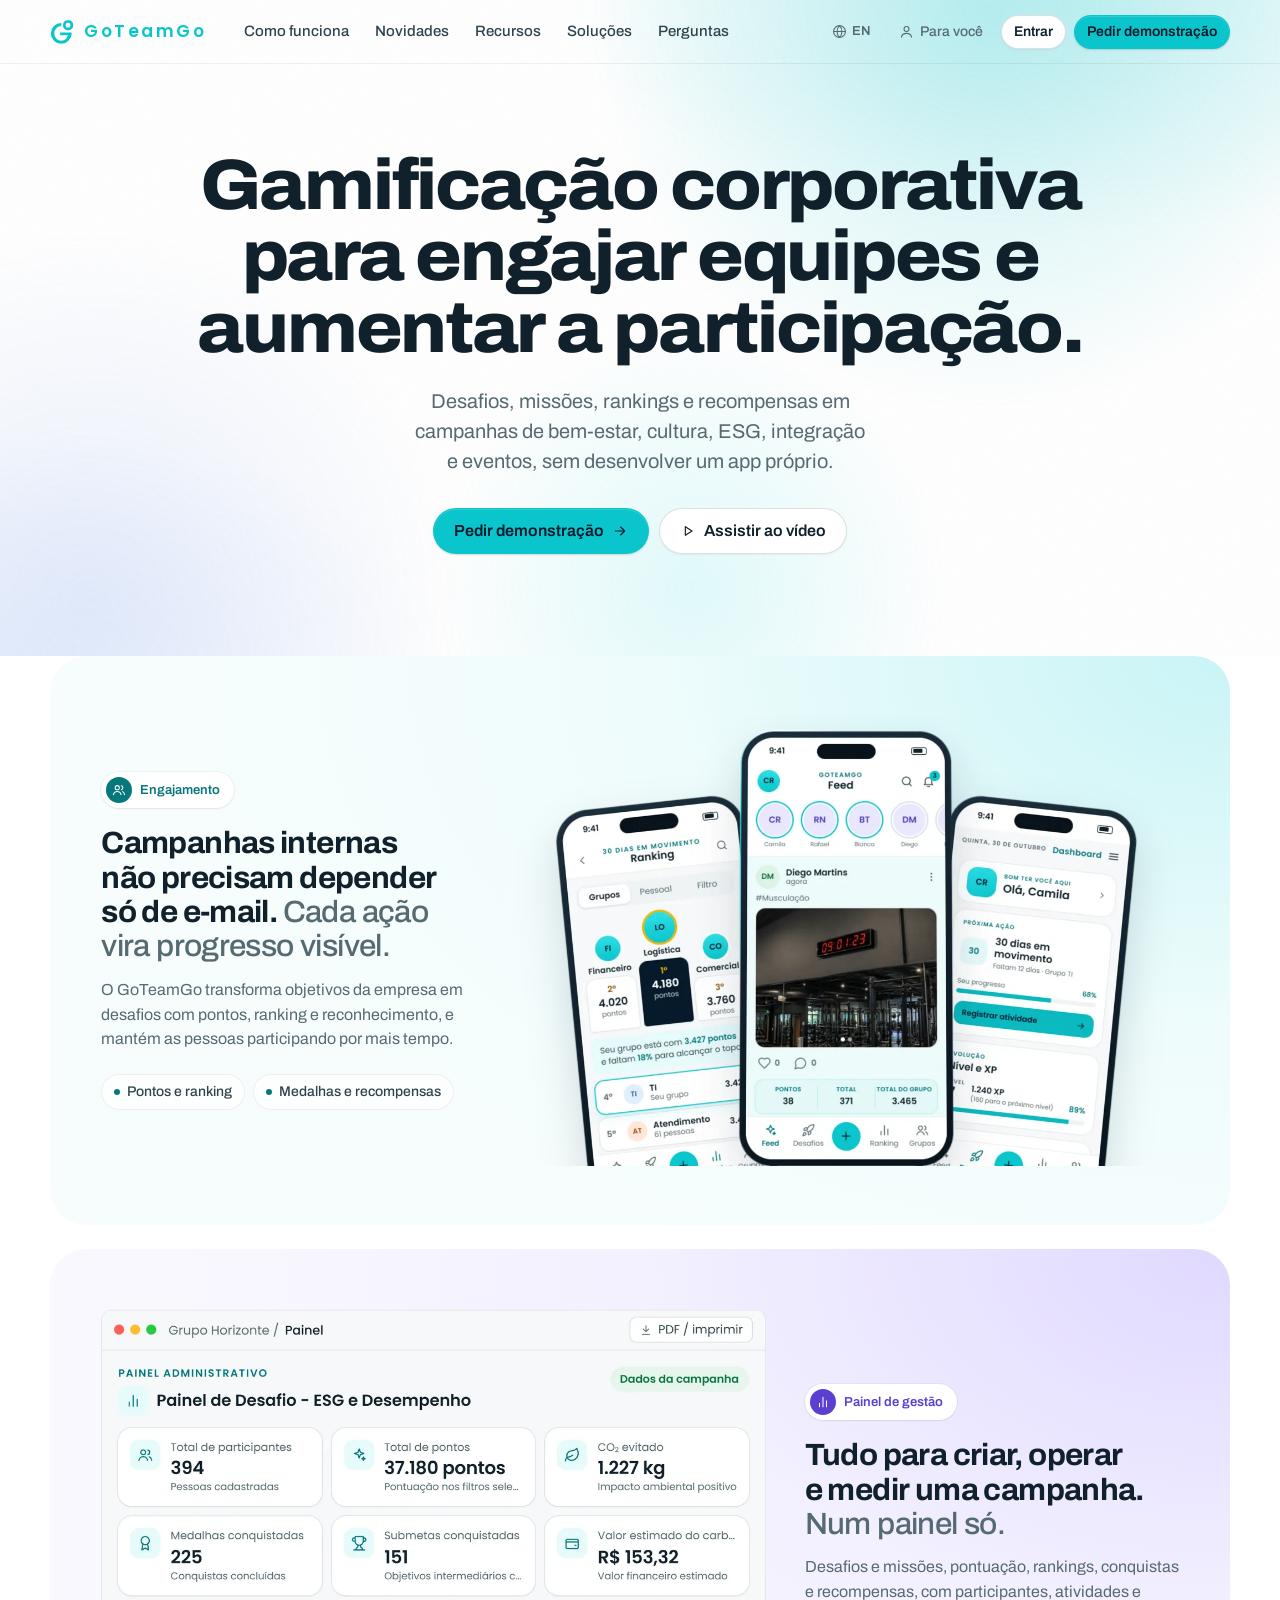
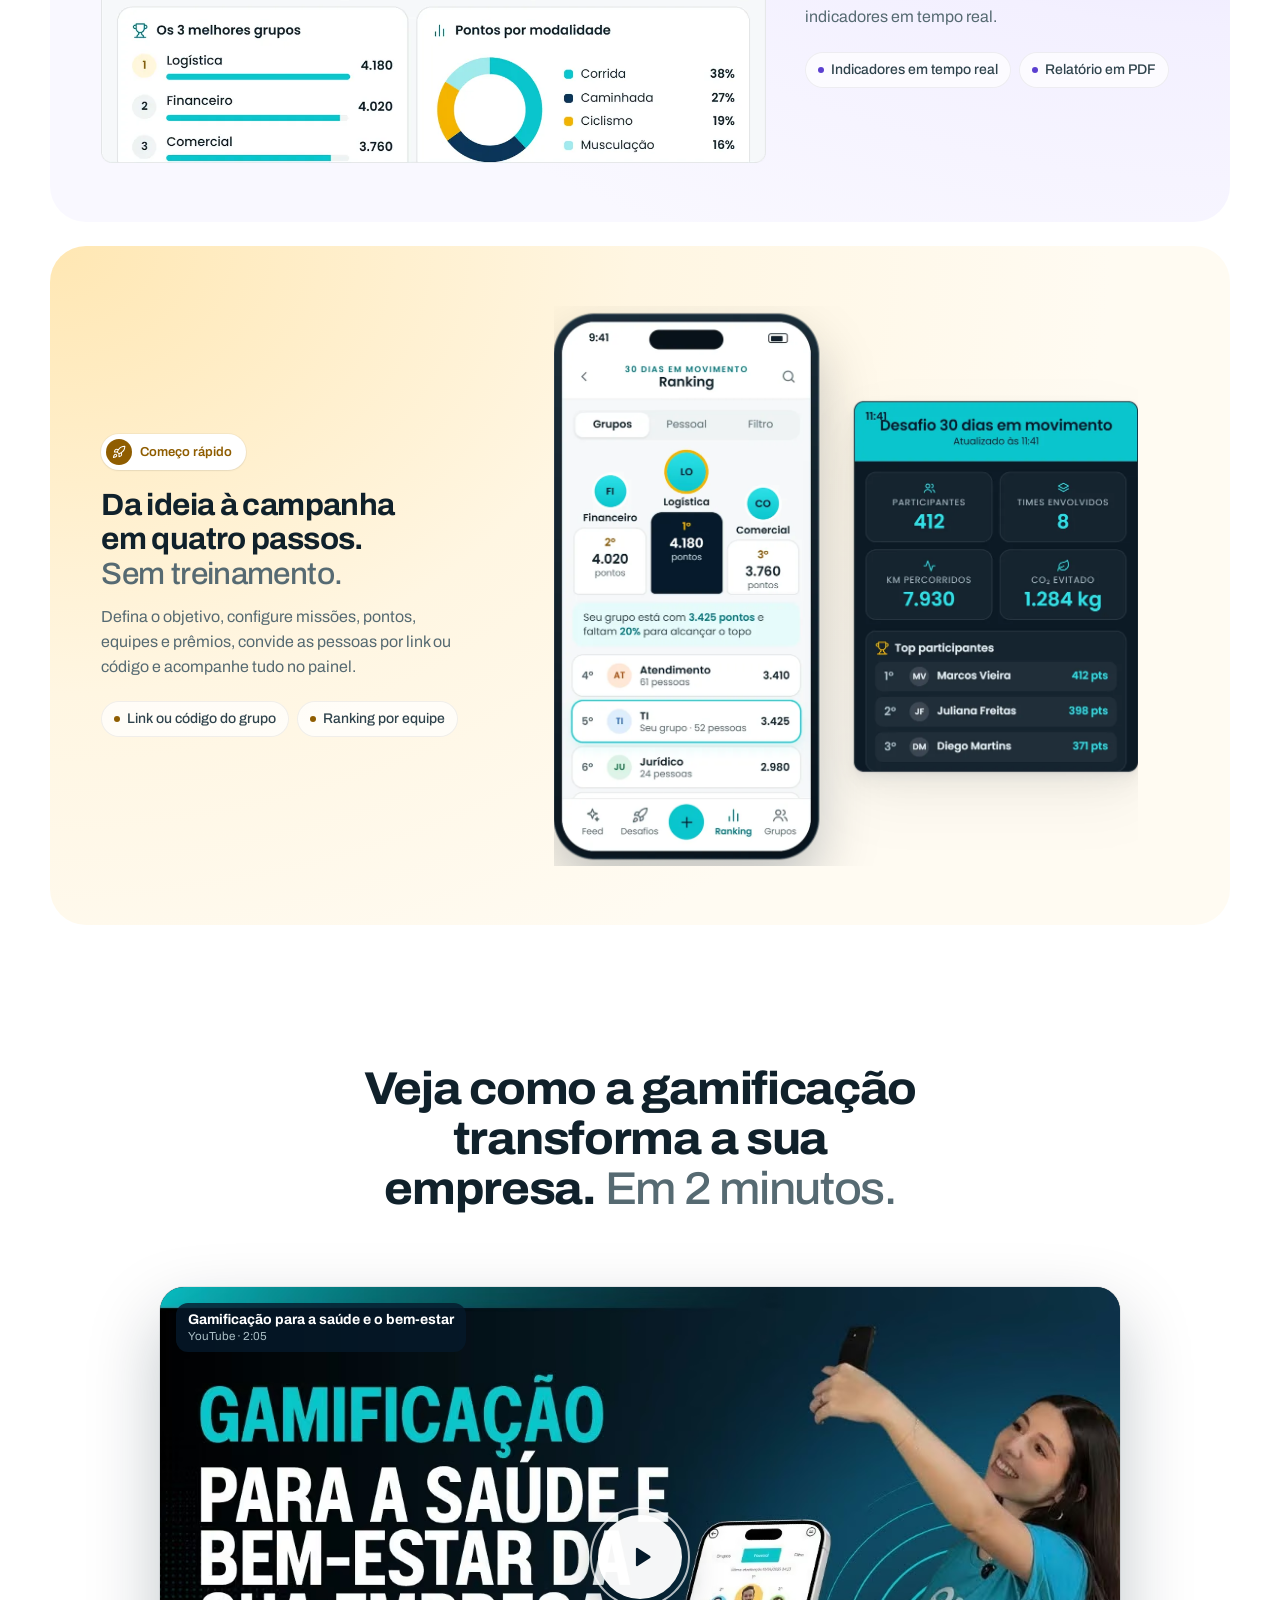
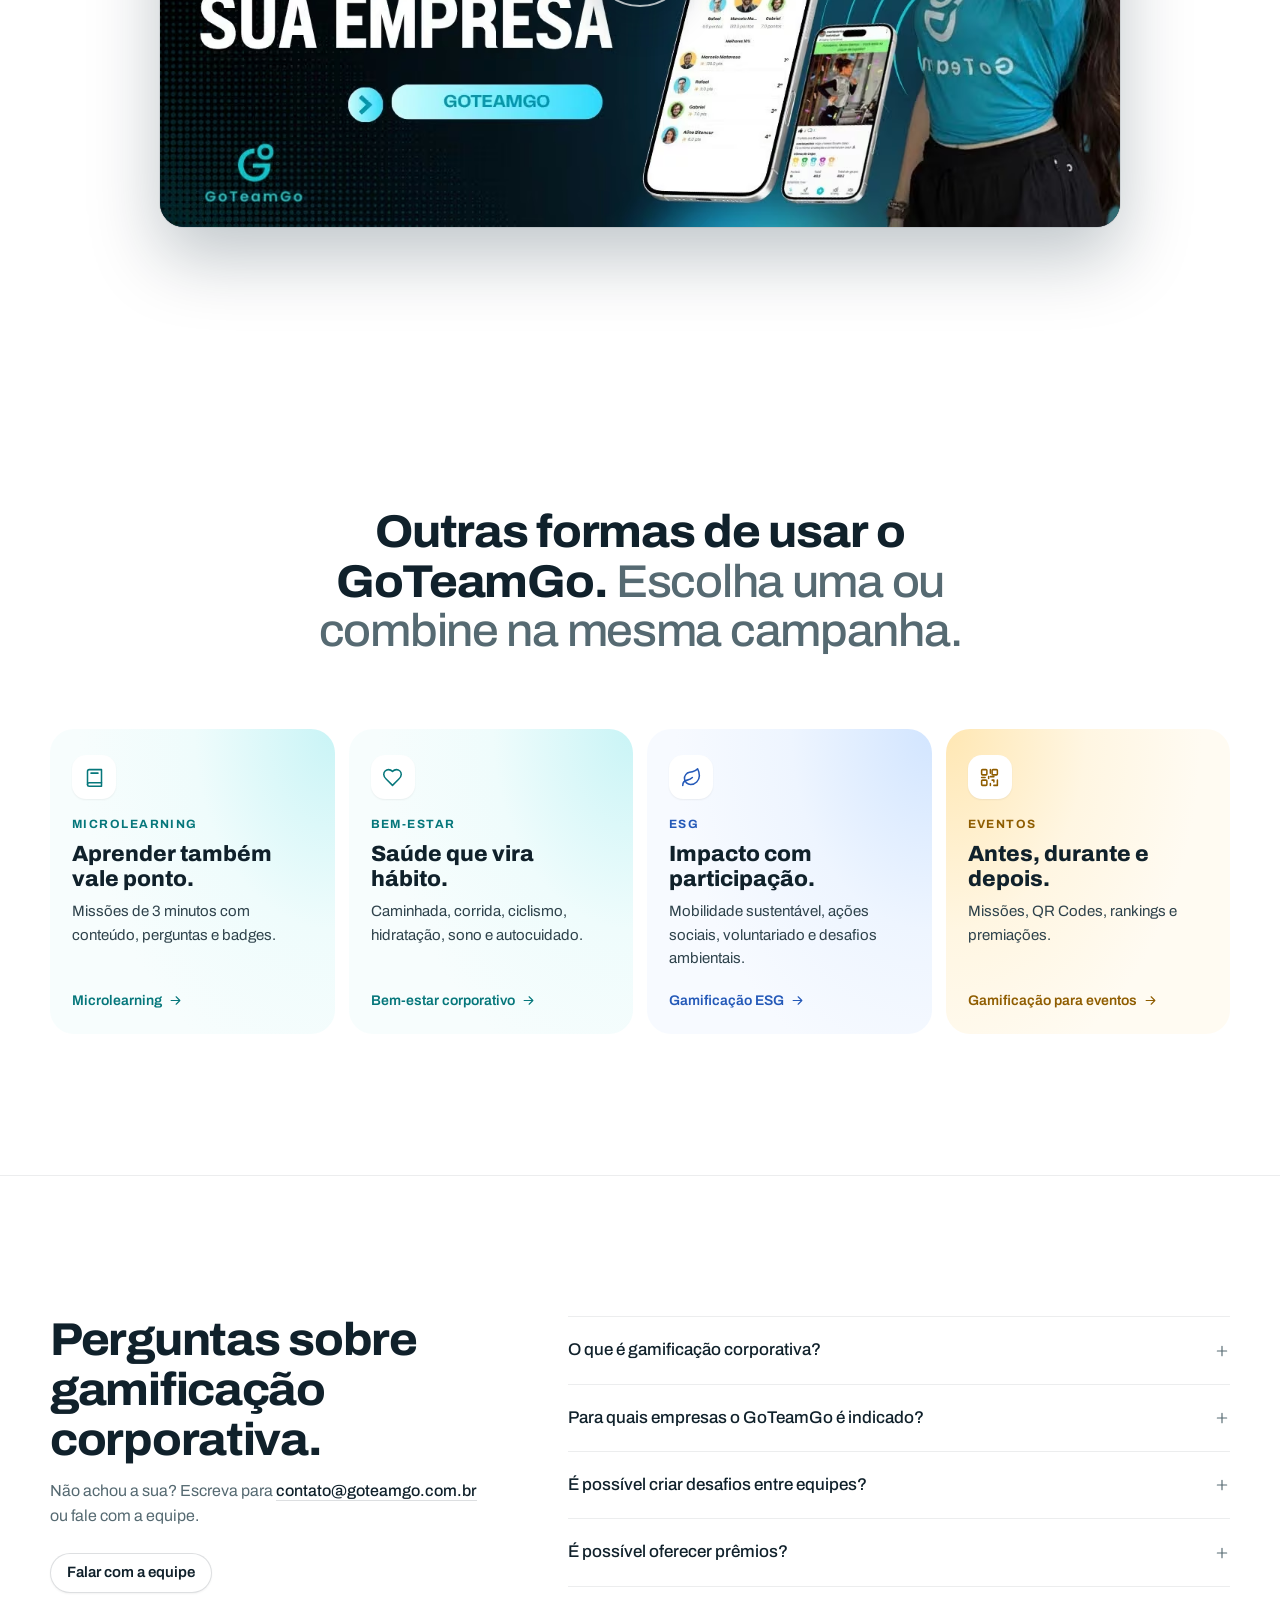
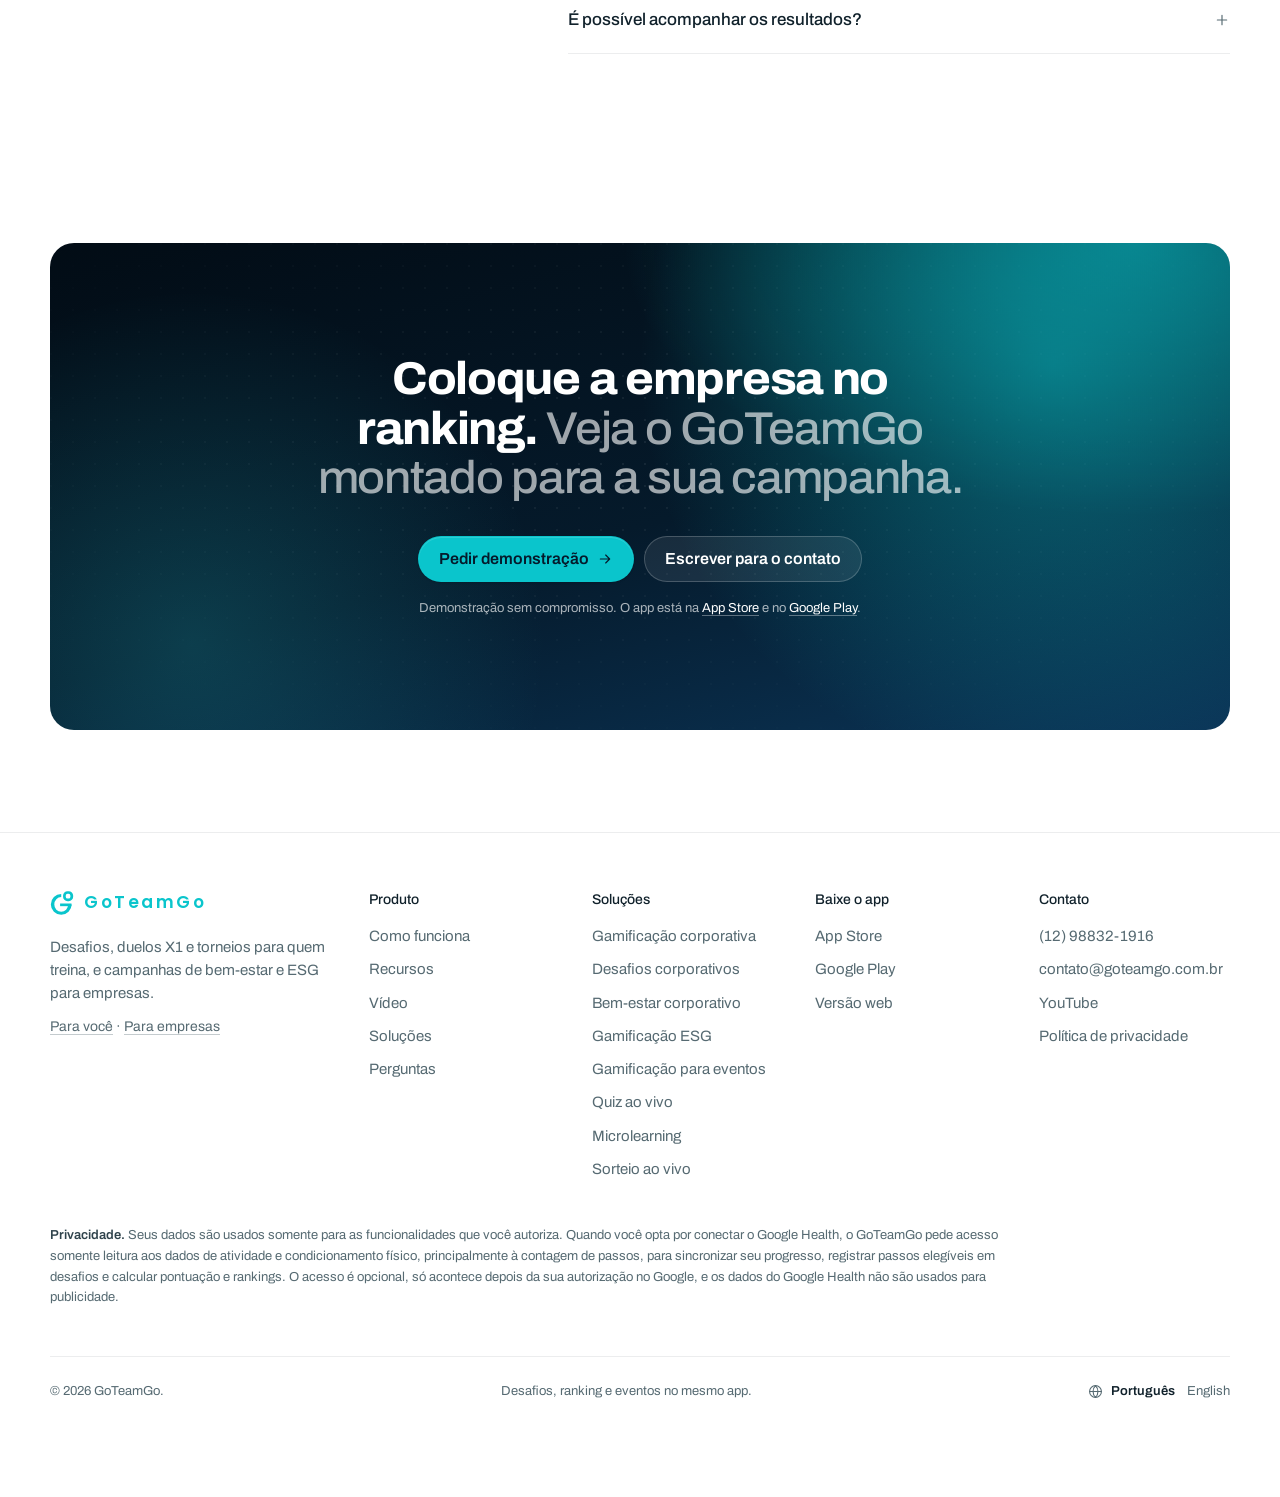
<file: gamificacao-corporativa/index.html>
<!doctype html> <html lang="pt-BR" data-direction="deep" data-hero="light" data-aud="empresa"> <head> <meta charset="utf-8"> <meta name="viewport" content="width=device-width, initial-scale=1"> <title>Gamificação corporativa para engajar equipes | GoTeamGo</title> <meta name="description" content="Crie desafios, missões, rankings e recompensas para aumentar o engajamento dos colaboradores. Conheça a plataforma de gamificação corporativa GoTeamGo."> <meta name="robots" content="noindex"> <link rel="canonical" href="https://goteamgo.com.br/gamificacao-corporativa/"> <meta property="og:type" content="website"> <meta property="og:locale" content="pt_BR"> <meta property="og:site_name" content="GoTeamGo"> <meta property="og:title" content="Gamificação corporativa para engajar equipes | GoTeamGo"> <meta property="og:description" content="Crie desafios, missões, rankings e recompensas para aumentar o engajamento dos colaboradores. Conheça a plataforma de gamificação corporativa GoTeamGo."> <meta property="og:url" content="https://joao-araujo-appstorm.github.io/goteamgo-landing-preview/gamificacao-corporativa/"> <meta property="og:image" content="https://joao-araujo-appstorm.github.io/goteamgo-landing-preview/img/og/gamificacao-corporativa.jpg"> <meta property="og:image:width" content="1200"> <meta property="og:image:height" content="630"> <meta property="og:image:alt" content="Gamificação corporativa para engajar equipes e aumentar a participação."> <meta name="twitter:card" content="summary_large_image"> <meta name="twitter:title" content="Gamificação corporativa para engajar equipes | GoTeamGo"> <meta name="twitter:description" content="Crie desafios, missões, rankings e recompensas para aumentar o engajamento dos colaboradores. Conheça a plataforma de gamificação corporativa GoTeamGo."> <meta name="twitter:image" content="https://joao-araujo-appstorm.github.io/goteamgo-landing-preview/img/og/gamificacao-corporativa.jpg"> <meta name="theme-color" content="#ffffff">  <script>document.documentElement.classList.add('js');</script> <link rel="icon" href="../favicon.svg" type="image/svg+xml"> <link rel="icon" href="../img/favicon-32.png" sizes="32x32" type="image/png"> <link rel="manifest" href="../site.webmanifest"> <link rel="apple-touch-icon" href="../img/apple-touch-icon.png"> <link rel="preload" href="../fonts/archivo.woff2" as="font" type="font/woff2" crossorigin> <link rel="preload" href="../fonts/poppins-400.woff2" as="font" type="font/woff2" crossorigin> <link rel="stylesheet" href="../css/landing.css?v=9613ffd4"> <script defer src="../js/landing.js?v=6a23c4d8"></script> <script type="application/ld+json">
{
"@context": "https://schema.org",
"@graph": [
{
"@type": "WebPage",
"@id": "https://goteamgo.com.br/gamificacao-corporativa/#webpage",
"url": "https://goteamgo.com.br/gamificacao-corporativa/",
"name": "Gamificação corporativa para engajar equipes | GoTeamGo",
"description": "Crie desafios, missões, rankings e recompensas para aumentar o engajamento dos colaboradores. Conheça a plataforma de gamificação corporativa GoTeamGo.",
"inLanguage": "pt-BR",
"isPartOf": {
"@id": "https://goteamgo.com.br/#website"
},
"about": {
"@id": "https://goteamgo.com.br/#app"
},
"publisher": {
"@id": "https://goteamgo.com.br/#organization"
},
"primaryImageOfPage": {
"@type": "ImageObject",
"url": "https://goteamgo.com.br/img/og/gamificacao-corporativa.jpg"
}
},
{
"@type": "FAQPage",
"@id": "https://goteamgo.com.br/gamificacao-corporativa/#faq",
"mainEntity": [
{
"@type": "Question",
"name": "O que é gamificação corporativa?",
"acceptedAnswer": {
"@type": "Answer",
"text": "É o uso de pontos, rankings, desafios, missões e recompensas para estimular a participação e o engajamento em iniciativas da empresa."
}
},
{
"@type": "Question",
"name": "Para quais empresas o GoTeamGo é indicado?",
"acceptedAnswer": {
"@type": "Answer",
"text": "Para pequenas, médias e grandes empresas, em campanhas de bem-estar, integração, cultura, ESG, eventos e outras ações de engajamento."
}
},
{
"@type": "Question",
"name": "É possível criar desafios entre equipes?",
"acceptedAnswer": {
"@type": "Answer",
"text": "Sim. A campanha pode ter ranking individual, por equipe, departamento, unidade ou grupo."
}
},
{
"@type": "Question",
"name": "É possível oferecer prêmios?",
"acceptedAnswer": {
"@type": "Answer",
"text": "Sim. A empresa define as recompensas e os critérios: participação, metas, conquistas ou posição no ranking."
}
},
{
"@type": "Question",
"name": "É possível acompanhar os resultados?",
"acceptedAnswer": {
"@type": "Answer",
"text": "Sim. O painel administrativo mostra participação, atividades, pontuação, ranking e evolução da campanha."
}
}
]
}
]
}
</script> </head> <body class="page-sub"> <a class="skip" href="#conteudo">Pular para o conteúdo</a> <svg width="0" height="0" style="position:absolute" aria-hidden="true" focusable="false"> <symbol id="logo-mark" viewBox="0 0 340 340"><g fill="currentColor"><path d="M159 43A147 147 0 1 0 306 190H257A98 104.5 0 1 1 159 85.5Z"/><path d="M143 177H304V215H143Z"/><path fill-rule="evenodd" d="M248 2H265A63 63 0 0 1 328 65V81A63 63 0 0 1 265 144H248A63 63 0 0 1 185 81V65A63 63 0 0 1 248 2ZM250 39H262A27 27 0 0 1 289 66V80A27 27 0 0 1 262 107H250A27 27 0 0 1 223 80V66A27 27 0 0 1 250 39Z"/></g></symbol> <symbol id="i-tv" viewBox="0 0 24 24"><rect x="2.5" y="4" width="19" height="13" rx="2"/><path d="M8 21h8M12 17v4"/></symbol> <symbol id="i-grid" viewBox="0 0 24 24"><rect x="3.5" y="3.5" width="7" height="7" rx="1.5"/><rect x="13.5" y="3.5" width="7" height="7" rx="1.5"/><rect x="3.5" y="13.5" width="7" height="7" rx="1.5"/><rect x="13.5" y="13.5" width="7" height="7" rx="1.5"/></symbol> <symbol id="i-gift" viewBox="0 0 24 24"><rect x="3" y="8" width="18" height="4" rx="1"/><path d="M12 8v13M19 12v7a2 2 0 0 1-2 2H7a2 2 0 0 1-2-2v-7"/><path d="M7.5 8a2.5 2.5 0 0 1 0-5C10 3 12 8 12 8s2-5 4.5-5a2.5 2.5 0 0 1 0 5"/></symbol> <symbol id="i-flame" viewBox="0 0 24 24"><path d="M8.5 14.5A2.5 2.5 0 0 0 11 12c0-1.4-.5-2-1-3-1.1-2.1-.2-4 2-6 .5 2.5 2 4.9 4 6.5 2 1.6 3 3.5 3 5.5a7 7 0 1 1-14 0c0-1.2.4-2.3 1-3a2.5 2.5 0 0 0 2.5 2.5z"/></symbol> <symbol id="i-users" viewBox="0 0 24 24"><circle cx="9" cy="8" r="3.5"/><path d="M2.5 20c.6-3.4 3.3-5.5 6.5-5.5s5.9 2.1 6.5 5.5"/><path d="M16 4.6a3.5 3.5 0 0 1 0 6.8M18 14.8c1.9.7 3.2 2.4 3.5 5.2"/></symbol> <symbol id="i-trophy" viewBox="0 0 24 24"><path d="M6 9H4.5a2.5 2.5 0 0 1 0-5H6M18 9h1.5a2.5 2.5 0 0 0 0-5H18M4 22h16"/><path d="M10 14.7V17c0 .6-.5 1-1 1.2C7.9 18.8 7 20.2 7 22M14 14.7V17c0 .6.5 1 1 1.2 1.1.6 2 2 2 3.8"/><path d="M18 2H6v7a6 6 0 0 0 12 0z"/></symbol> <symbol id="i-wallet" viewBox="0 0 24 24"><rect x="3" y="6" width="18" height="14" rx="2"/><path d="M3 10h18M16 15h2"/></symbol> <symbol id="i-chart" viewBox="0 0 24 24"><path d="M18 20V10M12 20V4M6 20v-6"/></symbol> <symbol id="i-bell" viewBox="0 0 24 24"><path d="M6 16v-5a6 6 0 1 1 12 0v5l1.5 2h-15z"/><path d="M10 21h4"/></symbol> <symbol id="i-rocket" viewBox="0 0 24 24"><path d="M4.5 16.5c-1.5 1.3-2 5-2 5s3.7-.5 5-2c.7-.8.7-2.1-.1-2.9a2.2 2.2 0 0 0-2.9-.1z"/><path d="m12 15-3-3a22 22 0 0 1 2-4A12.9 12.9 0 0 1 22 2c0 2.7-.8 7.5-6 11a22.4 22.4 0 0 1-4 2z"/><path d="M9 12H4s.6-3 2-4c1.6-1.1 5 0 5 0M12 15v5s3-.6 4-2c1.1-1.6 0-5 0-5"/></symbol> <symbol id="i-layers" viewBox="0 0 24 24"><path d="m12 3 9 5-9 5-9-5z"/><path d="m3 13 9 5 9-5"/></symbol> <symbol id="i-sparkle" viewBox="0 0 24 24"><path d="M12 3l1.8 4.9L19 9.7l-5.2 1.8L12 16.5l-1.8-5L5 9.7l5.2-1.8z"/><path d="M18.5 15l.7 1.8 1.8.7-1.8.7-.7 1.8-.7-1.8-1.8-.7 1.8-.7z"/></symbol> <symbol id="i-search" viewBox="0 0 24 24"><circle cx="11" cy="11" r="7"/><path d="m20 20-3.5-3.5"/></symbol> <symbol id="i-plus" viewBox="0 0 24 24"><path d="M12 5v14M5 12h14"/></symbol> <symbol id="i-check" viewBox="0 0 24 24"><path d="m5 12.5 4.5 4.5L19 7.5"/></symbol> <symbol id="i-close" viewBox="0 0 24 24"><path d="M6 6l12 12M18 6 6 18"/></symbol> <symbol id="i-arrow" viewBox="0 0 24 24"><path d="M5 12h14M13 6l6 6-6 6"/></symbol> <symbol id="i-chevron" viewBox="0 0 24 24"><path d="m7 10 5 5 5-5"/></symbol> <symbol id="i-back" viewBox="0 0 24 24"><path d="m15 18-6-6 6-6"/></symbol> <symbol id="i-download" viewBox="0 0 24 24"><path d="M12 4v11M7 10l5 5 5-5M5 20h14"/></symbol> <symbol id="i-file" viewBox="0 0 24 24"><path d="M14 3H7a2 2 0 0 0-2 2v14a2 2 0 0 0 2 2h10a2 2 0 0 0 2-2V8z"/><path d="M14 3v5h5M9 13h6M9 17h4"/></symbol> <symbol id="i-mail" viewBox="0 0 24 24"><rect x="3" y="5" width="18" height="14" rx="2"/><path d="m4 7 8 6 8-6"/></symbol> <symbol id="i-key" viewBox="0 0 24 24"><rect x="5" y="11" width="14" height="10" rx="2"/><path d="M8 11V8a4 4 0 0 1 8 0v3"/></symbol> <symbol id="i-menu" viewBox="0 0 24 24"><path d="M4 7h16M4 12h16M4 17h16"/></symbol> <symbol id="i-pin" viewBox="0 0 24 24"><path d="M12 21s7-6.2 7-11.5A7 7 0 0 0 5 9.5C5 14.8 12 21 12 21z"/><circle cx="12" cy="9.5" r="2.5"/></symbol> <symbol id="i-clock" viewBox="0 0 24 24"><circle cx="12" cy="12" r="9"/><path d="M12 7v5l3 2"/></symbol> <symbol id="i-activity" viewBox="0 0 24 24"><path d="M22 12h-4l-3 9L9 3l-3 9H2"/></symbol> <symbol id="i-camera" viewBox="0 0 24 24"><path d="M14.5 4h-5L7 7H4a2 2 0 0 0-2 2v9a2 2 0 0 0 2 2h16a2 2 0 0 0 2-2V9a2 2 0 0 0-2-2h-3z"/><circle cx="12" cy="13" r="3"/></symbol> <symbol id="i-award" viewBox="0 0 24 24"><circle cx="12" cy="8" r="6"/><path d="M15.5 12.9 17 22l-5-3-5 3 1.5-9.1"/></symbol> <symbol id="i-leaf" viewBox="0 0 24 24"><path d="M11 20A7 7 0 0 1 9.8 6.1C15.5 5 17 4.5 19 2c1 2 2 4.2 2 8 0 5.5-4.8 10-10 10z"/><path d="M2 21c0-3 1.9-5.4 5.1-6C9.5 14.5 12 13 13 12"/></symbol> <symbol id="i-heart" viewBox="0 0 24 24"><path d="M19 14c1.5-1.5 3-3.2 3-5.5A5.5 5.5 0 0 0 16.5 3c-1.8 0-3 .5-4.5 2-1.5-1.5-2.7-2-4.5-2A5.5 5.5 0 0 0 2 8.5c0 2.3 1.5 4 3 5.5l7 7z"/></symbol> <symbol id="i-message" viewBox="0 0 24 24"><path d="M7.9 20A9 9 0 1 0 4 16.1L2 22z"/></symbol> <symbol id="i-phone" viewBox="0 0 24 24"><rect x="5" y="2" width="14" height="20" rx="2.5"/><path d="M11 18h2"/></symbol> <symbol id="i-qr" viewBox="0 0 24 24"><rect x="3" y="3" width="6" height="6" rx="1"/><rect x="15" y="3" width="6" height="6" rx="1"/><rect x="3" y="15" width="6" height="6" rx="1"/><path d="M15 15h2v2M21 15v6h-4M13 3v4M13 11h4M3 12h4M11 11v2M13 19v2"/></symbol> <symbol id="i-sliders" viewBox="0 0 24 24"><path d="M21 4h-7M10 4H3M21 12h-9M8 12H3M21 20h-5M12 20H3M14 2v4M8 10v4M16 18v4"/></symbol> <symbol id="i-megaphone" viewBox="0 0 24 24"><path d="m3 11 18-5v12L3 14z"/><path d="M11.6 16.8a3 3 0 1 1-5.8-1.6"/></symbol> <symbol id="i-steps" viewBox="0 0 24 24"><path d="M4 16v-2.4C4 11.5 3 10.5 3 8c0-2.7 1.5-6 4.5-6C9.4 2 10 3.8 10 5.5c0 3.1-2 5.7-2 8.7V16a2 2 0 1 1-4 0zM20 20v-2.4c0-2.1 1-3.1 1-5.6 0-2.7-1.5-6-4.5-6C14.6 6 14 7.8 14 9.5c0 3.1 2 5.7 2 8.7V20a2 2 0 1 0 4 0z"/></symbol> <symbol id="i-dots" viewBox="0 0 24 24"><circle cx="12" cy="5" r="1"/><circle cx="12" cy="12" r="1"/><circle cx="12" cy="19" r="1"/></symbol> <symbol id="i-pause" viewBox="0 0 24 24"><rect x="6.5" y="5" width="3.5" height="14" rx="1"/><rect x="14" y="5" width="3.5" height="14" rx="1"/></symbol> <symbol id="i-play" viewBox="0 0 24 24"><path d="M8 5.5v13l10-6.5z"/></symbol> <symbol id="i-bolt" viewBox="0 0 24 24"><path d="M13 2 4 14h7l-1 8 9-12h-7z"/></symbol> <symbol id="i-arrow-left" viewBox="0 0 24 24"><path d="M19 12H5M11 6l-6 6 6 6"/></symbol> <symbol id="i-briefcase" viewBox="0 0 24 24"><rect x="3" y="7" width="18" height="13" rx="2"/><path d="M8 7V5a2 2 0 0 1 2-2h4a2 2 0 0 1 2 2v2M3 13h18"/></symbol> <symbol id="i-globe" viewBox="0 0 24 24"><circle cx="12" cy="12" r="9.5"/><path d="M2.5 12h19M12 2.5c2.6 2.6 3.9 5.8 3.9 9.5s-1.3 6.9-3.9 9.5c-2.6-2.6-3.9-5.8-3.9-9.5S9.4 5.1 12 2.5z"/></symbol><symbol id="i-user" viewBox="0 0 24 24"><circle cx="12" cy="8" r="4"/><path d="M4 21c.8-4 4-6 8-6s7.2 2 8 6"/></symbol> <symbol id="i-list" viewBox="0 0 24 24"><path d="M9 6h11M9 12h11M9 18h11M4.5 6h.01M4.5 12h.01M4.5 18h.01"/></symbol> <symbol id="i-refresh" viewBox="0 0 24 24"><path d="M20 11a8 8 0 1 0-2.3 5.7M20 4v7h-7"/></symbol> <symbol id="i-flag" viewBox="0 0 24 24"><path d="M5 21V4M5 4h11l-2 4 2 4H5"/></symbol> <symbol id="i-shield" viewBox="0 0 24 24"><path d="M12 3 5 6v5c0 4.6 3 8.3 7 10 4-1.7 7-5.4 7-10V6z"/><path d="m9 12 2 2 4-4"/></symbol> <symbol id="i-send" viewBox="0 0 24 24"><path d="M22 2 11 13M22 2l-7 20-4-9-9-4z"/></symbol> <symbol id="i-copy" viewBox="0 0 24 24"><rect x="9" y="9" width="12" height="12" rx="2"/><path d="M5 15H4a2 2 0 0 1-2-2V4a2 2 0 0 1 2-2h9a2 2 0 0 1 2 2v1"/></symbol> <symbol id="i-bike" viewBox="0 0 24 24"><circle cx="5.5" cy="17" r="3.5"/><circle cx="18.5" cy="17" r="3.5"/><path d="M5.5 17 9 9h6l3.5 8M9 9 8 6.5H6M12 17l3-8M15 9l-1-2.5h2"/></symbol> <symbol id="i-dumbbell" viewBox="0 0 24 24"><path d="M7 6v12M17 6v12M4 9v6M20 9v6M7 12h10"/></symbol> <symbol id="i-crown" viewBox="0 0 24 24"><path d="M3 8l4.5 4L12 5l4.5 7L21 8l-2 10H5z"/></symbol> <symbol id="i-quiz" viewBox="0 0 24 24"><circle cx="12" cy="12" r="9"/><path d="M9.5 9.5a2.5 2.5 0 1 1 3.5 2.3c-.6.3-1 .8-1 1.5v.7M12 17h.01"/></symbol> <symbol id="i-book" viewBox="0 0 24 24"><path d="M4 5a2 2 0 0 1 2-2h14v15H6a2 2 0 0 0-2 2z"/><path d="M4 20a2 2 0 0 0 2 2h14v-4M8 7h8"/></symbol> <symbol id="i-card" viewBox="0 0 24 24"><rect x="2.5" y="5" width="19" height="14" rx="2"/><path d="M2.5 10h19M6 15h4"/></symbol> </svg> <header class="nav" data-nav> <div class="container nav__inner"> <a class="brand" href="../#topo" aria-label="GoTeamGo, início"> <svg class="brand__mark" aria-hidden="true"><use href="#logo-mark"/></svg>GoTeamGo
</a> <nav class="nav__links" aria-label="Principal"> <a href="../#posts" data-for="empresa">Como funciona</a> <a href="../#produto" data-for="voce">Como funciona</a> <a href="../#jogo" data-for="voce">Gamificação</a> <a href="../#social" data-for="voce">Social</a> <a href="../#novidades" data-for="empresa">Novidades</a> <a href="../#recursos" data-for="empresa">Recursos</a> <a href="../#solucoes" data-for="empresa">Soluções</a> <a href="../#perguntas">Perguntas</a> </nav> <div class="nav__actions"> <a class="nav__lang" href="../en/" lang="en" aria-label="English version" data-lang-link><svg class="i" aria-hidden="true"><use href="#i-globe"/></svg>EN</a> <a class="nav__aud" href="../" data-for="voce"><svg class="i" aria-hidden="true"><use href="#i-briefcase"/></svg>Para empresas</a> <a class="nav__aud" href="../para-voce/" data-for="empresa"><svg class="i" aria-hidden="true"><use href="#i-user"/></svg>Para você</a> <a class="btn btn--secondary btn--sm nav__login" href="https://app.goteamgo.com.br/">Entrar</a> <a class="btn btn--primary btn--sm" href="https://app.goteamgo.com.br/register/" data-track="cta-nav-conta" data-for="voce"><span class="lbl-long">Criar conta grátis</span><span class="lbl-short">Criar conta</span><span class="lbl-tiny">Criar conta</span></a> <a class="btn btn--primary btn--sm" href="https://wa.me/5512988321916?text=Ol%C3%A1%2C%20quero%20ver%20uma%20demonstra%C3%A7%C3%A3o%20do%20GoTeamGo%20para%20a%20minha%20empresa." target="_blank" rel="noopener" data-track="cta-nav" data-for="empresa"><span class="lbl-long">Pedir demonstração</span><span class="lbl-short">Demonstração</span><span class="lbl-tiny">Agendar</span></a> <button class="nav__toggle" type="button" aria-expanded="false" aria-controls="menu-mobile" aria-label="Abrir menu" data-nav-toggle> <span class="burger" aria-hidden="true"><i></i><i></i></span> </button> </div> </div> <div class="nav__mobile" id="menu-mobile" hidden> <nav class="m-menu" aria-label="Menu"> <a class="m-link" href="../#posts" style="--i:0" data-for="empresa"><span>Como funciona</span><svg class="i" aria-hidden="true"><use href="#i-arrow"/></svg></a> <a class="m-link" href="../#produto" style="--i:0" data-for="voce"><span>Como funciona</span><svg class="i" aria-hidden="true"><use href="#i-arrow"/></svg></a> <a class="m-link" href="../#jogo" style="--i:1" data-for="voce"><span>Gamificação</span><svg class="i" aria-hidden="true"><use href="#i-arrow"/></svg></a> <a class="m-link" href="../#social" style="--i:2" data-for="voce"><span>Social</span><svg class="i" aria-hidden="true"><use href="#i-arrow"/></svg></a> <a class="m-link" href="../#novidades" style="--i:1" data-for="empresa"><span>Novidades</span><svg class="i" aria-hidden="true"><use href="#i-arrow"/></svg></a> <a class="m-link" href="../#recursos" style="--i:1" data-for="empresa"><span>Recursos</span><svg class="i" aria-hidden="true"><use href="#i-arrow"/></svg></a> <a class="m-link" href="../#solucoes" style="--i:2" data-for="empresa"><span>Soluções</span><svg class="i" aria-hidden="true"><use href="#i-arrow"/></svg></a> <a class="m-link" href="../#perguntas" style="--i:3"><span>Perguntas</span><svg class="i" aria-hidden="true"><use href="#i-arrow"/></svg></a> </nav> <div class="m-foot" style="--i:4"> <a class="btn btn--primary btn--lg" href="https://app.goteamgo.com.br/register/" data-track="cta-nav-mobile-conta" data-for="voce">Criar minha conta grátis <svg class="i i-arrow" aria-hidden="true"><use href="#i-arrow"/></svg></a> <a class="btn btn--primary btn--lg" href="https://wa.me/5512988321916?text=Ol%C3%A1%2C%20quero%20ver%20uma%20demonstra%C3%A7%C3%A3o%20do%20GoTeamGo%20para%20a%20minha%20empresa." target="_blank" rel="noopener" data-track="cta-nav-mobile" data-for="empresa">Pedir demonstração <svg class="i i-arrow" aria-hidden="true"><use href="#i-arrow"/></svg></a> <a class="btn btn--secondary btn--lg" href="https://app.goteamgo.com.br/">Entrar</a> <a class="m-aud" href="../" data-for="voce"><svg class="i" aria-hidden="true"><use href="#i-briefcase"/></svg>Tem uma empresa? Ver a versão para empresas</a> <a class="m-aud" href="../para-voce/" data-for="empresa"><svg class="i" aria-hidden="true"><use href="#i-user"/></svg>Ver a versão para você</a> <a class="m-aud" href="../en/" lang="en" data-lang-link><svg class="i" aria-hidden="true"><use href="#i-globe"/></svg>English version</a> <p class="m-stores">Baixe o app: <a href="https://apps.apple.com/br/app/goteamgo/id6756112455" target="_blank" rel="noopener">App Store</a> · <a href="https://play.google.com/store/apps/details?id=br.com.goteamgo.app.twa" target="_blank" rel="noopener">Google Play</a></p> </div> </div> </header> <main id="conteudo"> <section class="hero hero--sub" id="topo" aria-labelledby="hero-title"> <div class="hero__bg" aria-hidden="true"><div class="hero__aurora"><i></i><i></i><i></i></div><div class="hero__noise"></div></div> <div class="container hero__inner"> <h1 class="display hero__title" id="hero-title">Gamificação corporativa para engajar equipes e aumentar a participação.</h1> <p class="lead hero__lead">Desafios, missões, rankings e recompensas em campanhas de bem-estar, cultura, ESG, integração e eventos, sem desenvolver um app próprio.</p> <div class="hero__ctas"> <a class="btn btn--primary btn--lg" href="https://wa.me/5512988321916?text=Ol%C3%A1%2C%20quero%20ver%20uma%20demonstra%C3%A7%C3%A3o%20do%20GoTeamGo%20para%20a%20minha%20empresa." target="_blank" rel="noopener" data-track="cta-gamificacao-corporativa-hero">Pedir demonstração <svg class="i i-arrow" aria-hidden="true"><use href="#i-arrow"/></svg></a> <a class="btn btn--secondary btn--lg" href="#video"><svg class="i" aria-hidden="true"><use href="#i-play"/></svg>Assistir ao vídeo</a> </div> </div> </section> <section class="section section--flush sub-panels" aria-label="Como funciona"> <div class="container"> <div class="tour tour--feats"> <div class="tour__chapters"> <article class="chapter feat feat--teal"> <div class="chapter__head"> <span class="feat__eyebrow"><i><svg class="i" aria-hidden="true"><use href="#i-users"/></svg></i>Engajamento</span> <h2 class="h3" data-words>Campanhas internas não precisam depender só de e-mail. <span class="soft">Cada ação vira progresso visível.</span></h2> <p class="body">O GoTeamGo transforma objetivos da empresa em desafios com pontos, ranking e reconhecimento, e mantém as pessoas participando por mais tempo.</p> <ul class="feat__chips"><li>Pontos e ranking</li><li>Medalhas e recompensas</li></ul> </div> <div class="chapter__stage sub-shot"><img src="../img/sol/celulares.webp" width="1200" height="813" alt="Telas do app GoTeamGo: ranking por grupo, feed com post de corrida e painel com o progresso no desafio" loading="lazy" decoding="async"></div> </article> <article class="chapter feat feat--violet"> <div class="chapter__head"> <span class="feat__eyebrow"><i><svg class="i" aria-hidden="true"><use href="#i-chart"/></svg></i>Painel de gestão</span> <h2 class="h3" data-words>Tudo para criar, operar e medir uma campanha. <span class="soft">Num painel só.</span></h2> <p class="body">Desafios e missões, pontuação, rankings, conquistas e recompensas, com participantes, atividades e indicadores em tempo real.</p> <ul class="feat__chips"><li>Indicadores em tempo real</li><li>Relatório em PDF</li></ul> </div> <div class="chapter__stage sub-shot"><img src="../img/sol/painel.webp" width="1200" height="820" alt="Painel administrativo do GoTeamGo com participantes, pontos, CO2 evitado, medalhas e os melhores grupos" loading="lazy" decoding="async"></div> </article> <article class="chapter feat feat--amber"> <div class="chapter__head"> <span class="feat__eyebrow"><i><svg class="i" aria-hidden="true"><use href="#i-rocket"/></svg></i>Começo rápido</span> <h2 class="h3" data-words>Da ideia à campanha em quatro passos. <span class="soft">Sem treinamento.</span></h2> <p class="body">Defina o objetivo, configure missões, pontos, equipes e prêmios, convide as pessoas por link ou código e acompanhe tudo no painel.</p> <ul class="feat__chips"><li>Link ou código do grupo</li><li>Ranking por equipe</li></ul> </div> <div class="chapter__stage sub-shot"><img src="../img/sol/ranking.webp" width="1200" height="1151" alt="Ranking por grupo no celular e telão ao vivo com participantes, times, quilômetros e CO2 evitado" loading="lazy" decoding="async"></div> </article> </div> </div> </div> </section> <section class="section vd" id="video" aria-labelledby="vd-title" data-for="empresa"> <div class="container"> <div class="section-head section-head--center"> <h2 class="h2" id="vd-title" data-words>Veja como a gamificação transforma a sua empresa. <span class="soft">Em 2 minutos.</span></h2> </div> <div class="vd-frame" data-reveal> <a class="vd-play" href="https://www.youtube.com/watch?v=f2aAVMGqOxg" target="_blank" rel="noopener" data-video="f2aAVMGqOxg" aria-label="Assistir ao vídeo Veja como a gamificação pode transformar a sua empresa, 2 minutos e 5 segundos"> <picture><source srcset="../img/video-capa.avif" type="image/avif"><img src="../img/video-capa.webp" width="1280" height="720" alt="" loading="lazy" decoding="async"></picture> <span class="vd-btn" aria-hidden="true"><svg class="i" aria-hidden="true"><use href="#i-play"/></svg></span> <span class="vd-cap" aria-hidden="true"><b>Gamificação para a saúde e o bem-estar</b><small>YouTube · 2:05</small></span> </a> </div> </div> </section> <section class="section sol" aria-labelledby="sol-title"> <div class="container"> <div class="section-head section-head--center"> <h2 class="h2" id="sol-title" data-words>Outras formas de usar o GoTeamGo. <span class="soft">Escolha uma ou combine na mesma campanha.</span></h2> </div> <div class="sol-grid" data-reveal> <a class="sol-card feat--teal" href="../microlearning/"><span class="sol-ic"><svg class="i" aria-hidden="true"><use href="#i-book"/></svg></span><small>Microlearning</small><b>Aprender também vale ponto.</b><span>Missões de 3 minutos com conteúdo, perguntas e badges.</span><em>Microlearning <svg class="i" aria-hidden="true"><use href="#i-arrow"/></svg></em></a> <a class="sol-card feat--teal" href="../bem-estar-corporativo/"><span class="sol-ic"><svg class="i" aria-hidden="true"><use href="#i-heart"/></svg></span><small>Bem-estar</small><b>Saúde que vira hábito.</b><span>Caminhada, corrida, ciclismo, hidratação, sono e autocuidado.</span><em>Bem-estar corporativo <svg class="i" aria-hidden="true"><use href="#i-arrow"/></svg></em></a> <a class="sol-card feat--sky" href="../gamificacao-esg/"><span class="sol-ic"><svg class="i" aria-hidden="true"><use href="#i-leaf"/></svg></span><small>ESG</small><b>Impacto com participação.</b><span>Mobilidade sustentável, ações sociais, voluntariado e desafios ambientais.</span><em>Gamificação ESG <svg class="i" aria-hidden="true"><use href="#i-arrow"/></svg></em></a> <a class="sol-card feat--amber" href="../gamificacao-para-eventos/"><span class="sol-ic"><svg class="i" aria-hidden="true"><use href="#i-qr"/></svg></span><small>Eventos</small><b>Antes, durante e depois.</b><span>Missões, QR Codes, rankings e premiações.</span><em>Gamificação para eventos <svg class="i" aria-hidden="true"><use href="#i-arrow"/></svg></em></a> </div> </div> </section> <section class="section section--line" id="perguntas" aria-label="Perguntas frequentes"> <div class="container faq"> <div class="faq__intro"> <h2 class="h2" data-words>Perguntas sobre gamificação corporativa.</h2> <p class="body" data-reveal>Não achou a sua? Escreva para <a class="link" href="mailto:contato@goteamgo.com.br">contato@goteamgo.com.br</a> ou fale com a equipe.</p> <div class="btn-row" data-reveal style="--d:80ms"><a class="btn btn--secondary" href="https://wa.me/5512988321916?text=Ol%C3%A1%2C%20tenho%20uma%20d%C3%BAvida%20sobre%20o%20GoTeamGo." target="_blank" rel="noopener" data-track="cta-gamificacao-corporativa-faq">Falar com a equipe</a></div> </div> <div class="faq__list" data-reveal style="--d:80ms"> <details class="faq__item" name="faq"> <summary>O que é gamificação corporativa?<svg class="i" aria-hidden="true"><use href="#i-plus"/></svg></summary> <p class="faq__answer">É o uso de pontos, rankings, desafios, missões e recompensas para estimular a participação e o engajamento em iniciativas da empresa.</p> </details> <details class="faq__item" name="faq"> <summary>Para quais empresas o GoTeamGo é indicado?<svg class="i" aria-hidden="true"><use href="#i-plus"/></svg></summary> <p class="faq__answer">Para pequenas, médias e grandes empresas, em campanhas de bem-estar, integração, cultura, ESG, eventos e outras ações de engajamento.</p> </details> <details class="faq__item" name="faq"> <summary>É possível criar desafios entre equipes?<svg class="i" aria-hidden="true"><use href="#i-plus"/></svg></summary> <p class="faq__answer">Sim. A campanha pode ter ranking individual, por equipe, departamento, unidade ou grupo.</p> </details> <details class="faq__item" name="faq"> <summary>É possível oferecer prêmios?<svg class="i" aria-hidden="true"><use href="#i-plus"/></svg></summary> <p class="faq__answer">Sim. A empresa define as recompensas e os critérios: participação, metas, conquistas ou posição no ranking.</p> </details> <details class="faq__item" name="faq"> <summary>É possível acompanhar os resultados?<svg class="i" aria-hidden="true"><use href="#i-plus"/></svg></summary> <p class="faq__answer">Sim. O painel administrativo mostra participação, atividades, pontuação, ranking e evolução da campanha.</p> </details> </div> </div> </section> <section class="section section--snug-top" id="comecar" aria-label="Comece agora"> <div class="container"> <div class="cta-panel" data-reveal> <div class="cta-panel__aurora" aria-hidden="true"><i></i><i></i></div> <div data-for="empresa"> <h2 class="h2" data-words>Coloque a empresa no ranking. <span class="soft">Veja o GoTeamGo montado para a sua campanha.</span></h2> <div class="btn-row"> <a class="btn btn--primary btn--lg" href="https://wa.me/5512988321916?text=Ol%C3%A1%2C%20quero%20ver%20uma%20demonstra%C3%A7%C3%A3o%20do%20GoTeamGo%20para%20a%20minha%20empresa." target="_blank" rel="noopener" data-track="cta-final">Pedir demonstração <svg class="i i-arrow" aria-hidden="true"><use href="#i-arrow"/></svg></a> <a class="btn btn--secondary btn--lg" href="mailto:contato@goteamgo.com.br?subject=Demonstra%C3%A7%C3%A3o%20do%20GoTeamGo" data-track="cta-final-email">Escrever para o contato</a> </div> <p class="cta-panel__note">Demonstração sem compromisso. O app está na <a href="https://apps.apple.com/br/app/goteamgo/id6756112455" target="_blank" rel="noopener">App Store</a> e no <a href="https://play.google.com/store/apps/details?id=br.com.goteamgo.app.twa" target="_blank" rel="noopener">Google Play</a>.</p> </div> </div> </div> </section> </main> <footer class="footer"> <div class="container"> <div class="footer__grid"> <div class="footer__brand"> <a class="brand" href="../#topo"><svg class="brand__mark" aria-hidden="true"><use href="#logo-mark"/></svg>GoTeamGo</a> <p class="footer__about">Desafios, duelos X1 e torneios para quem treina, e campanhas de bem-estar e ESG para empresas.</p> <p class="footer__aud"><a href="../para-voce/">Para você</a> · <a href="../">Para empresas</a></p> </div> <nav class="footer__col" aria-labelledby="f-produto"> <h2 id="f-produto">Produto</h2> <ul data-for="voce"><li><a href="../#jogo">Gamificação</a></li><li><a href="../#desafios">Desafios abertos</a></li><li><a href="../#social">Social</a></li><li><a href="../#x1">Duelo X1</a></li><li><a href="../#torneio">Torneios</a></li></ul> <ul data-for="empresa"><li><a href="../#posts">Como funciona</a></li><li><a href="../#recursos">Recursos</a></li><li><a href="../#video">Vídeo</a></li><li><a href="../#solucoes">Soluções</a></li><li><a href="../#perguntas">Perguntas</a></li></ul> </nav> <nav class="footer__col" aria-labelledby="f-solucoes" data-for="empresa"> <h2 id="f-solucoes">Soluções</h2> <ul><li><a href="../gamificacao-corporativa/">Gamificação corporativa</a></li><li><a href="../desafios-corporativos/">Desafios corporativos</a></li><li><a href="../bem-estar-corporativo/">Bem-estar corporativo</a></li><li><a href="../gamificacao-esg/">Gamificação ESG</a></li><li><a href="../gamificacao-para-eventos/">Gamificação para eventos</a></li><li><a href="../quiz-ao-vivo/">Quiz ao vivo</a></li><li><a href="../microlearning/">Microlearning</a></li><li><a href="../sorteio-ao-vivo/">Sorteio ao vivo</a></li></ul> </nav> <nav class="footer__col" aria-labelledby="f-app"> <h2 id="f-app">Baixe o app</h2> <ul><li><a href="https://apps.apple.com/br/app/goteamgo/id6756112455" target="_blank" rel="noopener">App Store</a></li><li><a href="https://play.google.com/store/apps/details?id=br.com.goteamgo.app.twa" target="_blank" rel="noopener">Google Play</a></li><li><a href="https://app.goteamgo.com.br/">Versão web</a></li></ul> </nav> <nav class="footer__col" aria-labelledby="f-contato"> <h2 id="f-contato">Contato</h2> <ul><li><a href="https://wa.me/5512988321916?text=Ol%C3%A1%2C%20quero%20ver%20uma%20demonstra%C3%A7%C3%A3o%20do%20GoTeamGo%20para%20a%20minha%20empresa." target="_blank" rel="noopener" data-track="cta-footer">(12) 98832-1916</a></li><li><a href="mailto:contato@goteamgo.com.br">contato@goteamgo.com.br</a></li><li><a href="https://www.youtube.com/@goteamgooficial" target="_blank" rel="noopener">YouTube</a></li><li><a href="https://app.goteamgo.com.br/policy/">Política de privacidade</a></li></ul> </nav> </div> <p class="footer__legal"><b>Privacidade.</b> Seus dados são usados somente para as funcionalidades que você autoriza. Quando você opta por conectar o Google Health, o GoTeamGo pede acesso somente leitura aos dados de atividade e condicionamento físico, principalmente à contagem de passos, para sincronizar seu progresso, registrar passos elegíveis em desafios e calcular pontuação e rankings. O acesso é opcional, só acontece depois da sua autorização no Google, e os dados do Google Health não são usados para publicidade.</p> <div class="footer__bottom"> <span>© 2026 GoTeamGo. <button class="footer__cookies" type="button" data-consent-open hidden>Cookies</button></span> <span>Desafios, ranking e eventos no mesmo app.</span> <span class="footer__lang"><svg class="i" aria-hidden="true"><use href="#i-globe"/></svg><a href="../" aria-current="page">Português</a><a href="../en/" lang="en" data-lang-link>English</a></span> </div> </div> </footer> <div class="consent" role="region" aria-label="Aviso de cookies" data-consent hidden> <p>Usamos cookies para medir as visitas e os anúncios e melhorar o site. <a href="https://app.goteamgo.com.br/policy/">Política de privacidade</a></p> <div class="consent__actions"><button class="btn btn--secondary btn--sm" type="button" data-consent-no>Recusar</button><button class="btn btn--primary btn--sm" type="button" data-consent-yes>Aceitar</button></div> </div> <a class="wa-float" href="https://wa.me/5512988321916?text=Ol%C3%A1%2C%20quero%20saber%20mais%20sobre%20o%20GoTeamGo." target="_blank" rel="noopener" aria-label="Falar com a GoTeamGo no WhatsApp" data-track="whatsapp-flutuante" data-wa><svg viewBox="0 0 24 24" aria-hidden="true"><path d="M17.472 14.382c-.297-.149-1.758-.867-2.03-.967-.273-.099-.471-.148-.67.15-.197.297-.767.966-.94 1.164-.173.199-.347.223-.644.075-.297-.15-1.255-.463-2.39-1.475-.883-.788-1.48-1.761-1.653-2.059-.173-.297-.018-.458.13-.606.134-.133.298-.347.446-.52.149-.174.198-.298.298-.497.099-.198.05-.371-.025-.52-.075-.149-.669-1.612-.916-2.207-.242-.579-.487-.5-.669-.51-.173-.008-.371-.01-.57-.01-.198 0-.52.074-.792.372-.272.297-1.04 1.016-1.04 2.479 0 1.462 1.065 2.875 1.213 3.074.149.198 2.096 3.2 5.077 4.487.709.306 1.262.489 1.694.625.712.227 1.36.195 1.871.118.571-.085 1.758-.719 2.006-1.413.248-.694.248-1.289.173-1.413-.074-.124-.272-.198-.57-.347m-5.421 7.403h-.004a9.87 9.87 0 0 1-5.031-1.378l-.361-.214-3.741.982.998-3.648-.235-.374a9.86 9.86 0 0 1-1.51-5.26c.001-5.45 4.436-9.884 9.888-9.884 2.64 0 5.122 1.03 6.988 2.898a9.825 9.825 0 0 1 2.893 6.994c-.003 5.45-4.437 9.884-9.885 9.884m8.413-18.297A11.815 11.815 0 0 0 12.05 0C5.495 0 .16 5.335.157 11.892c0 2.096.547 4.142 1.588 5.945L.057 24l6.305-1.654a11.882 11.882 0 0 0 5.683 1.448h.005c6.554 0 11.89-5.335 11.893-11.893a11.821 11.821 0 0 0-3.48-8.413z"/></svg></a> </body> </html>
</file>
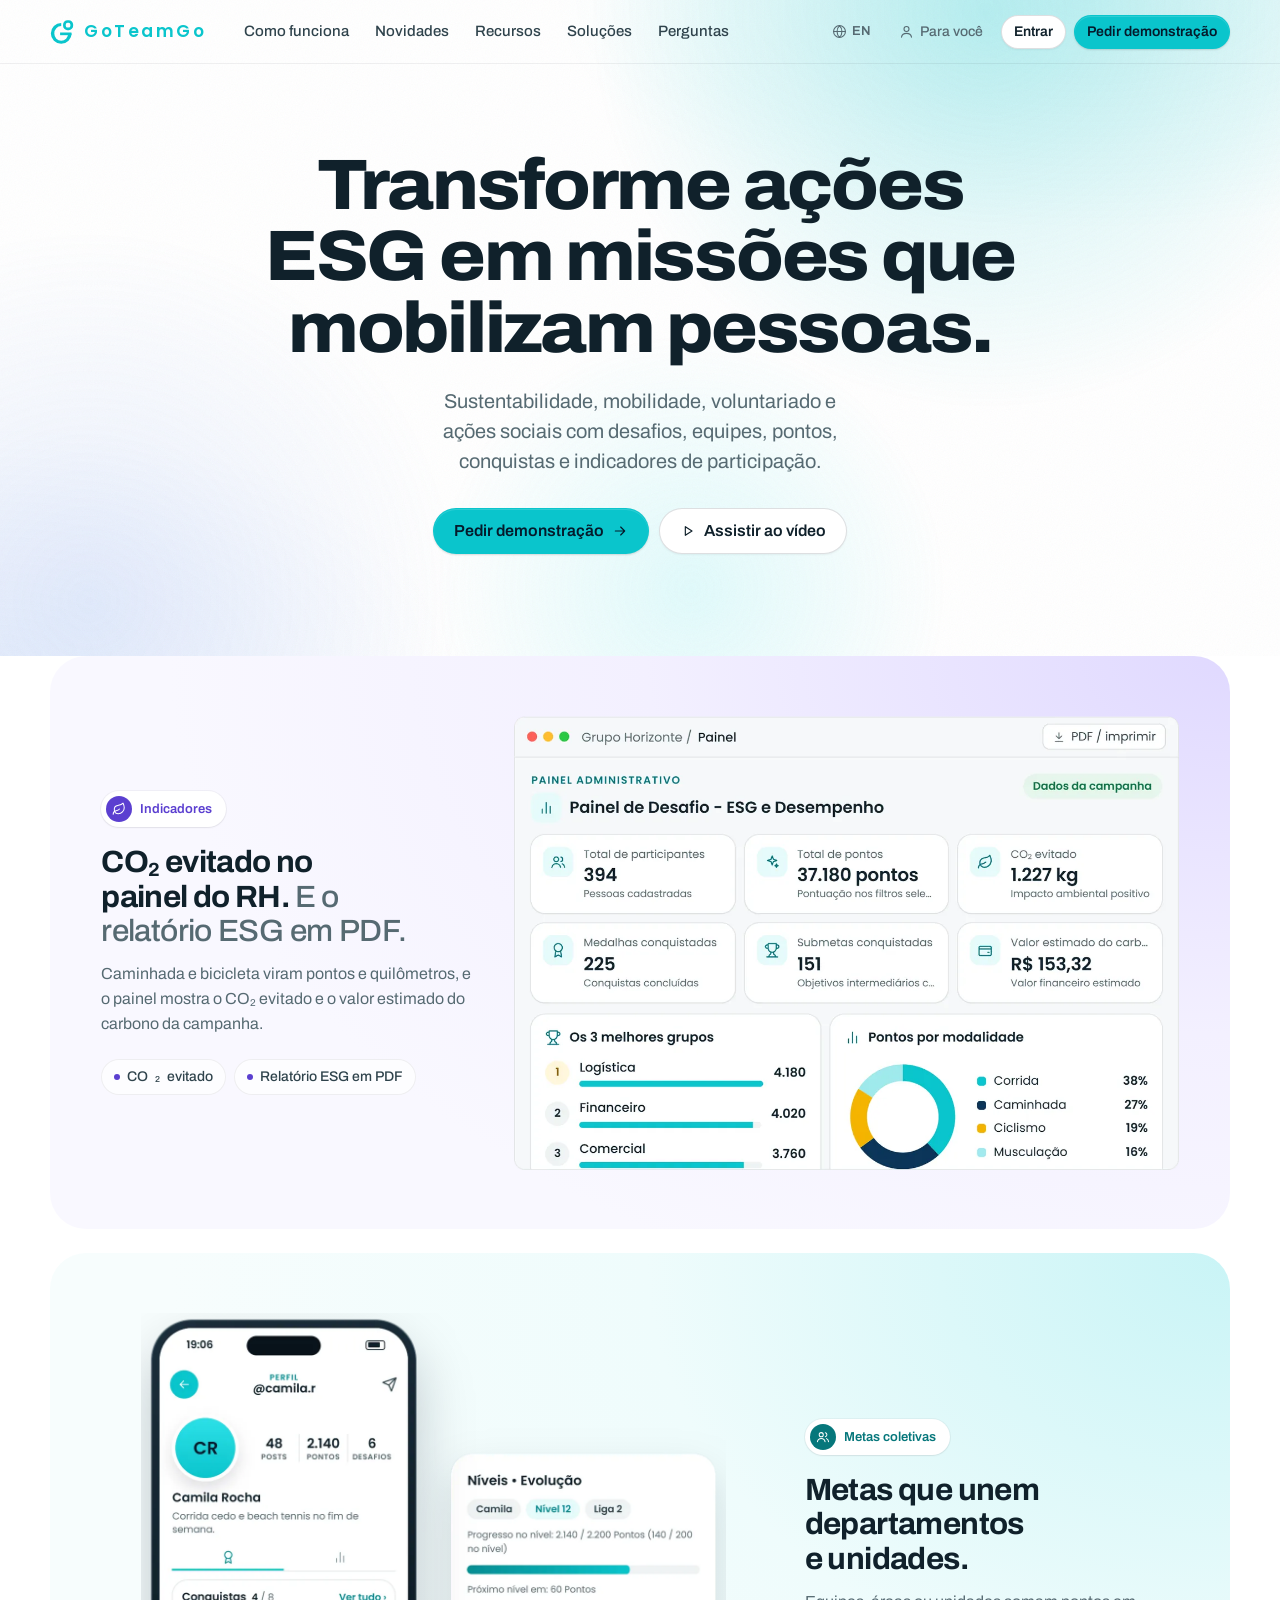
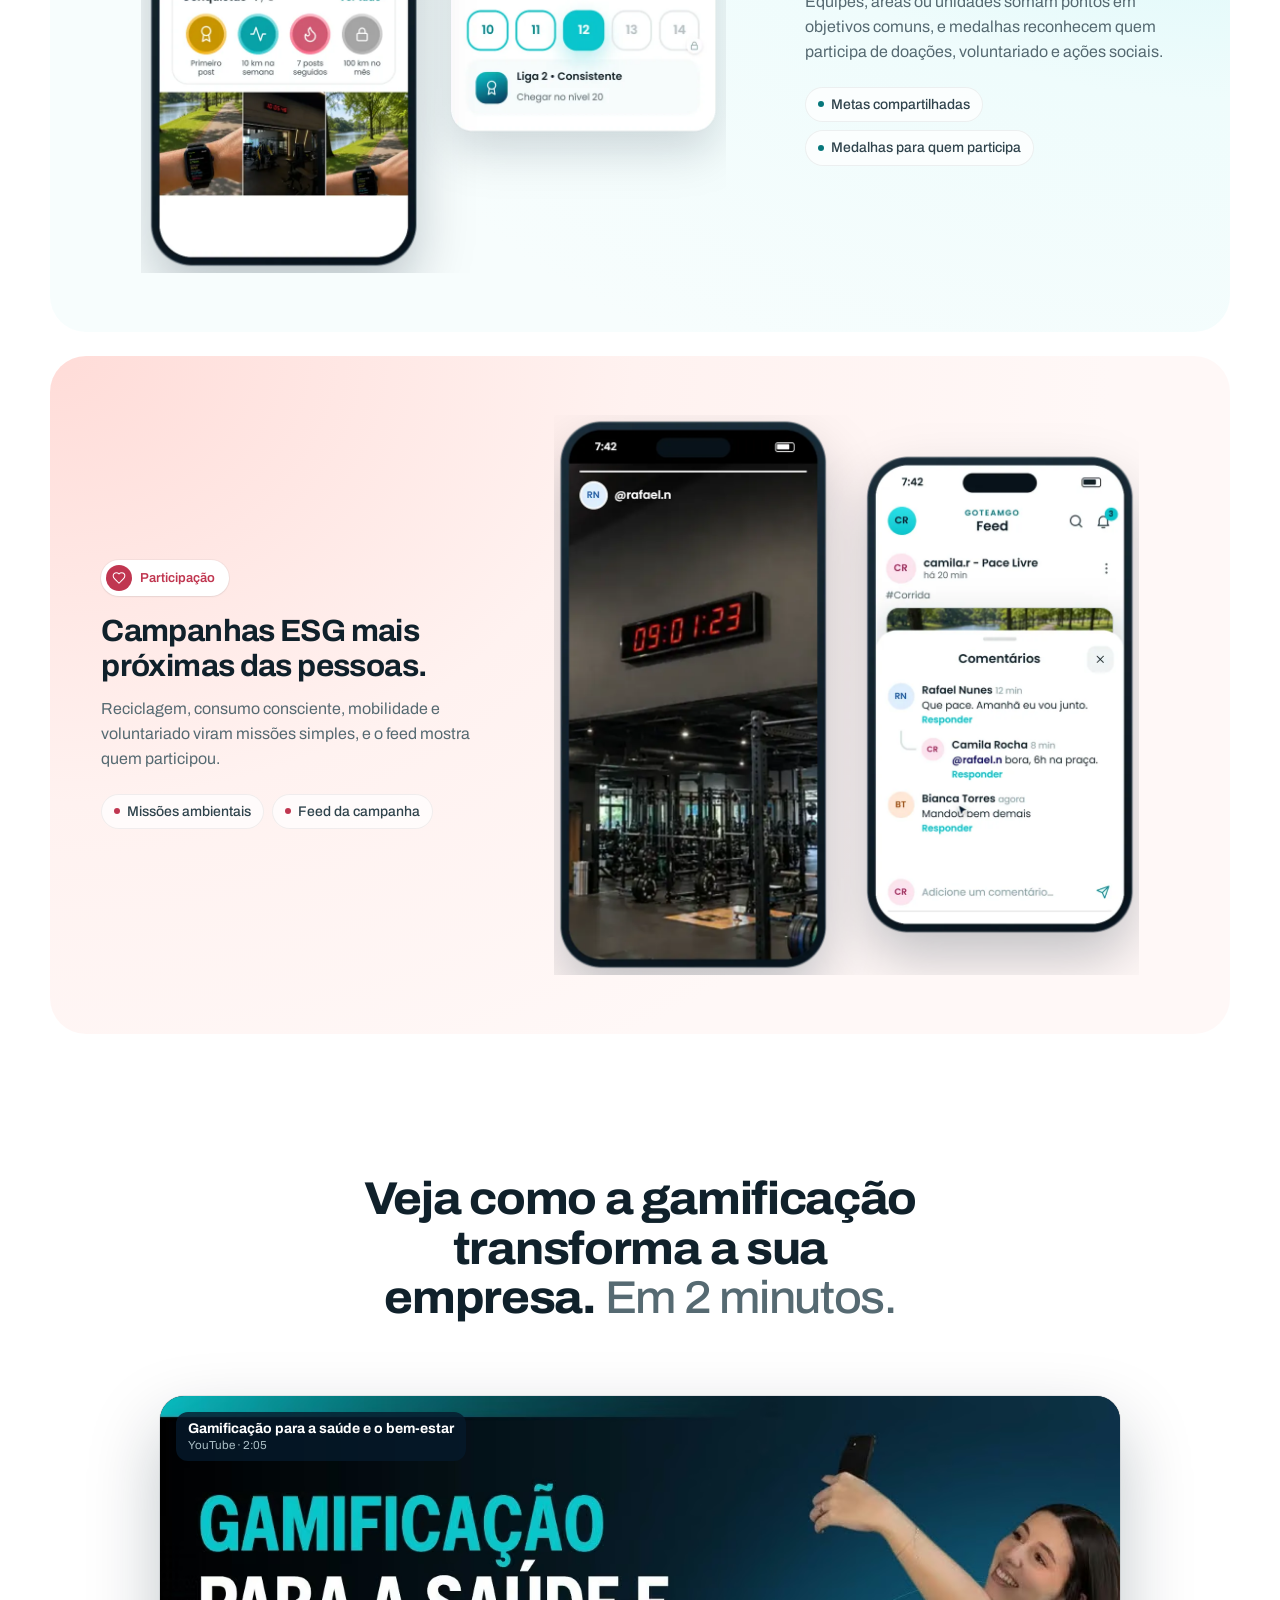
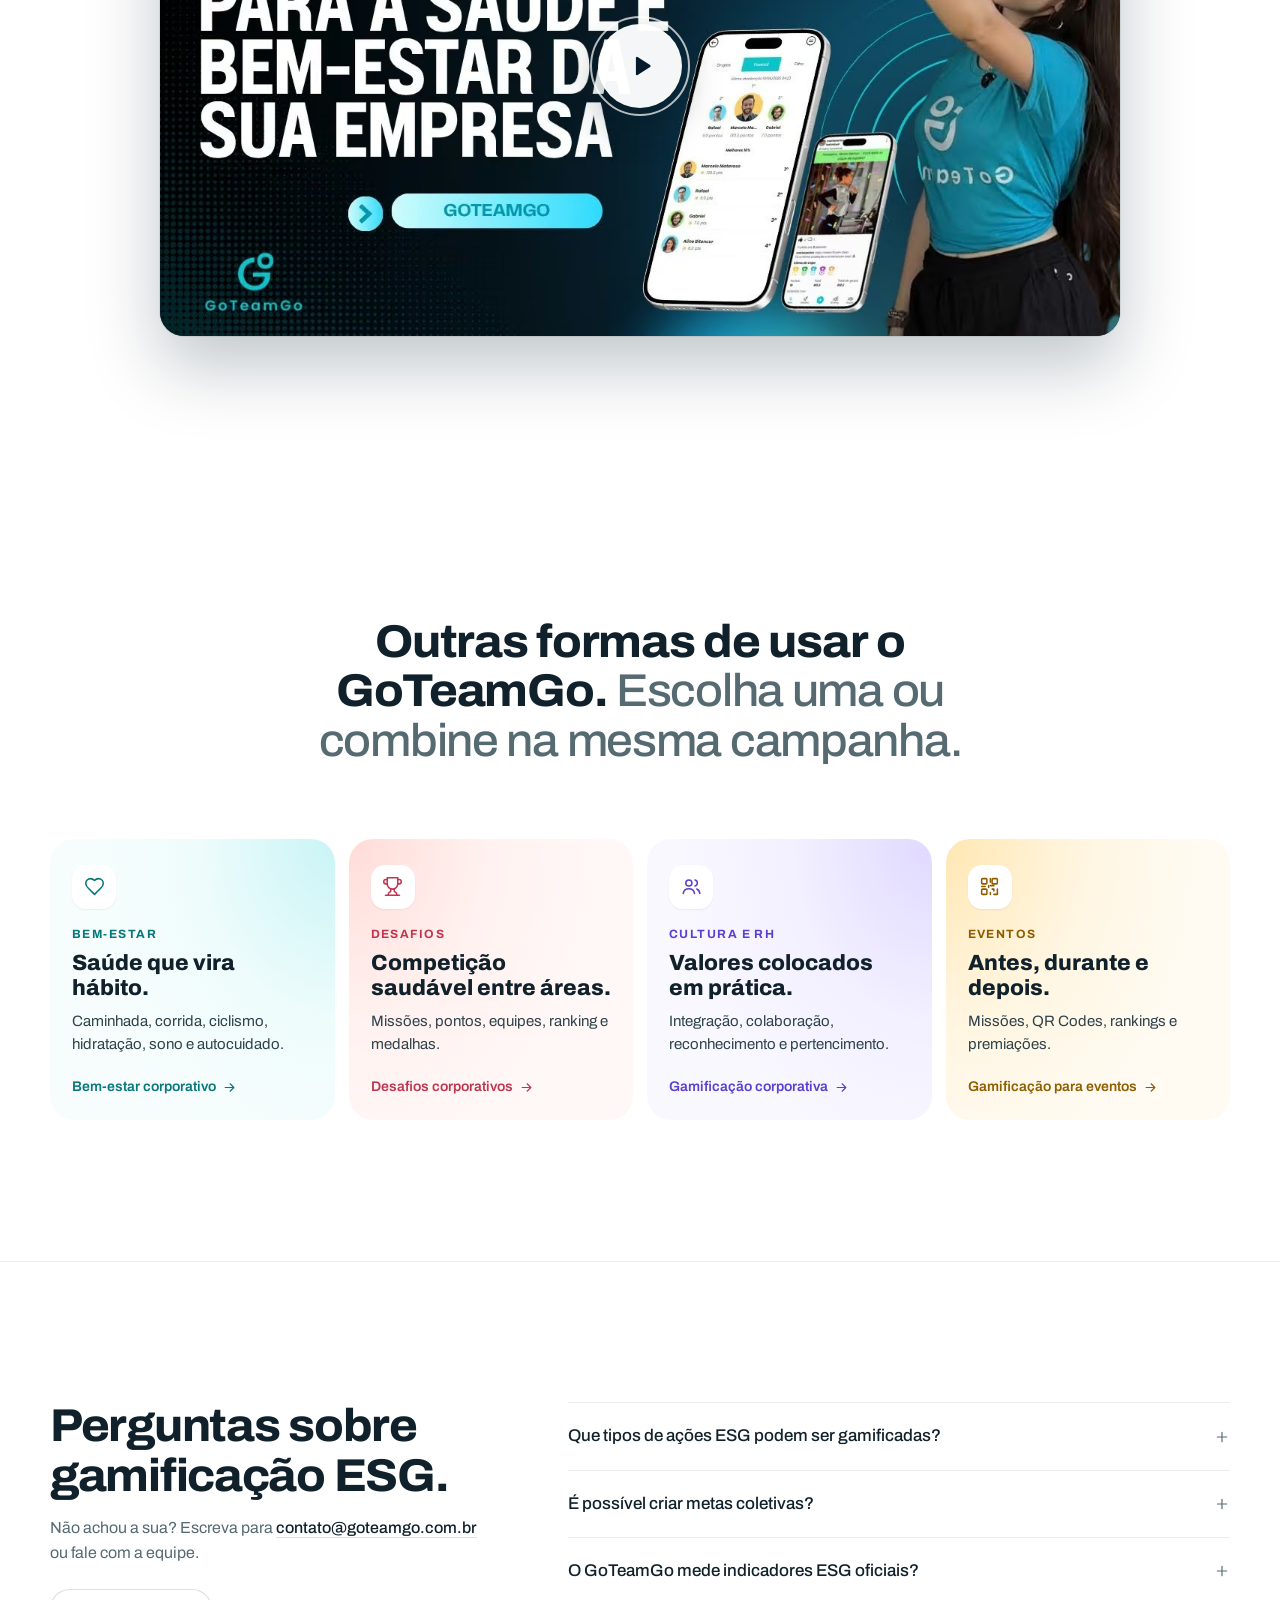
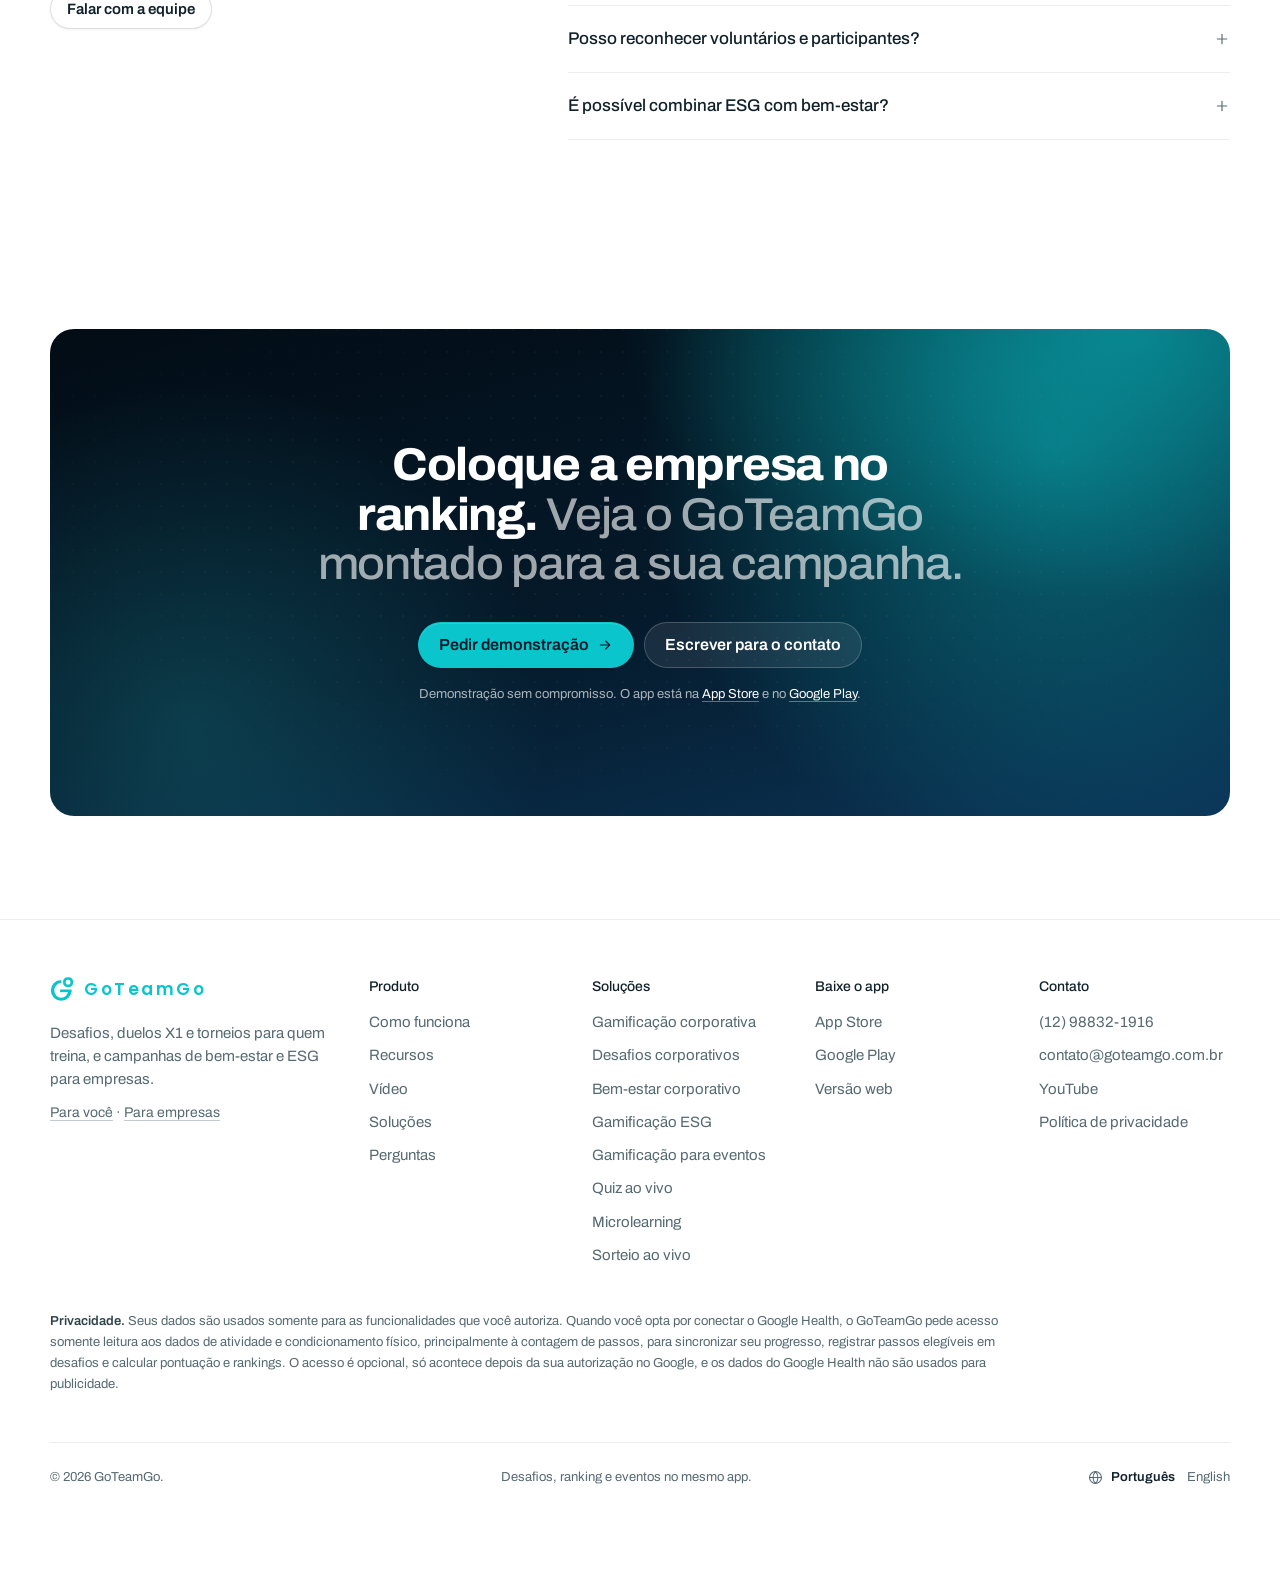
<file: gamificacao-esg/index.html>
<!doctype html> <html lang="pt-BR" data-direction="deep" data-hero="light" data-aud="empresa"> <head> <meta charset="utf-8"> <meta name="viewport" content="width=device-width, initial-scale=1"> <title>Gamificação ESG para engajar colaboradores | GoTeamGo</title> <meta name="description" content="Transforme ações ESG em desafios gamificados com missões, pontos, equipes e indicadores de participação para engajar colaboradores."> <meta name="robots" content="noindex"> <link rel="canonical" href="https://goteamgo.com.br/gamificacao-esg/"> <meta property="og:type" content="website"> <meta property="og:locale" content="pt_BR"> <meta property="og:site_name" content="GoTeamGo"> <meta property="og:title" content="Gamificação ESG para engajar colaboradores | GoTeamGo"> <meta property="og:description" content="Transforme ações ESG em desafios gamificados com missões, pontos, equipes e indicadores de participação para engajar colaboradores."> <meta property="og:url" content="https://joao-araujo-appstorm.github.io/goteamgo-landing-preview/gamificacao-esg/"> <meta property="og:image" content="https://joao-araujo-appstorm.github.io/goteamgo-landing-preview/img/og/gamificacao-esg.jpg"> <meta property="og:image:width" content="1200"> <meta property="og:image:height" content="630"> <meta property="og:image:alt" content="Transforme ações ESG em missões que mobilizam pessoas."> <meta name="twitter:card" content="summary_large_image"> <meta name="twitter:title" content="Gamificação ESG para engajar colaboradores | GoTeamGo"> <meta name="twitter:description" content="Transforme ações ESG em desafios gamificados com missões, pontos, equipes e indicadores de participação para engajar colaboradores."> <meta name="twitter:image" content="https://joao-araujo-appstorm.github.io/goteamgo-landing-preview/img/og/gamificacao-esg.jpg"> <meta name="theme-color" content="#ffffff">  <script>document.documentElement.classList.add('js');</script> <link rel="icon" href="../favicon.svg" type="image/svg+xml"> <link rel="icon" href="../img/favicon-32.png" sizes="32x32" type="image/png"> <link rel="manifest" href="../site.webmanifest"> <link rel="apple-touch-icon" href="../img/apple-touch-icon.png"> <link rel="preload" href="../fonts/archivo.woff2" as="font" type="font/woff2" crossorigin> <link rel="preload" href="../fonts/poppins-400.woff2" as="font" type="font/woff2" crossorigin> <link rel="stylesheet" href="../css/landing.css?v=9613ffd4"> <script defer src="../js/landing.js?v=6a23c4d8"></script> <script type="application/ld+json">
{
"@context": "https://schema.org",
"@graph": [
{
"@type": "WebPage",
"@id": "https://goteamgo.com.br/gamificacao-esg/#webpage",
"url": "https://goteamgo.com.br/gamificacao-esg/",
"name": "Gamificação ESG para engajar colaboradores | GoTeamGo",
"description": "Transforme ações ESG em desafios gamificados com missões, pontos, equipes e indicadores de participação para engajar colaboradores.",
"inLanguage": "pt-BR",
"isPartOf": {
"@id": "https://goteamgo.com.br/#website"
},
"about": {
"@id": "https://goteamgo.com.br/#app"
},
"publisher": {
"@id": "https://goteamgo.com.br/#organization"
},
"primaryImageOfPage": {
"@type": "ImageObject",
"url": "https://goteamgo.com.br/img/og/gamificacao-esg.jpg"
}
},
{
"@type": "FAQPage",
"@id": "https://goteamgo.com.br/gamificacao-esg/#faq",
"mainEntity": [
{
"@type": "Question",
"name": "Que tipos de ações ESG podem ser gamificadas?",
"acceptedAnswer": {
"@type": "Answer",
"text": "Campanhas ambientais, mobilidade sustentável, voluntariado, ações sociais e outras iniciativas definidas pela empresa."
}
},
{
"@type": "Question",
"name": "É possível criar metas coletivas?",
"acceptedAnswer": {
"@type": "Answer",
"text": "Sim. Equipes, departamentos ou unidades podem participar de objetivos comuns e rankings coletivos."
}
},
{
"@type": "Question",
"name": "O GoTeamGo mede indicadores ESG oficiais?",
"acceptedAnswer": {
"@type": "Answer",
"text": "O GoTeamGo registra a participação e os indicadores definidos na campanha. Indicadores regulatórios ou de relato ESG seguem a metodologia adotada pela empresa."
}
},
{
"@type": "Question",
"name": "Posso reconhecer voluntários e participantes?",
"acceptedAnswer": {
"@type": "Answer",
"text": "Sim. Medalhas, conquistas, pontos e recompensas podem reconhecer a participação."
}
},
{
"@type": "Question",
"name": "É possível combinar ESG com bem-estar?",
"acceptedAnswer": {
"@type": "Answer",
"text": "Sim. Uma campanha pode combinar diferentes tipos de missões, desde que façam sentido para o objetivo."
}
}
]
}
]
}
</script> </head> <body class="page-sub"> <a class="skip" href="#conteudo">Pular para o conteúdo</a> <svg width="0" height="0" style="position:absolute" aria-hidden="true" focusable="false"> <symbol id="logo-mark" viewBox="0 0 340 340"><g fill="currentColor"><path d="M159 43A147 147 0 1 0 306 190H257A98 104.5 0 1 1 159 85.5Z"/><path d="M143 177H304V215H143Z"/><path fill-rule="evenodd" d="M248 2H265A63 63 0 0 1 328 65V81A63 63 0 0 1 265 144H248A63 63 0 0 1 185 81V65A63 63 0 0 1 248 2ZM250 39H262A27 27 0 0 1 289 66V80A27 27 0 0 1 262 107H250A27 27 0 0 1 223 80V66A27 27 0 0 1 250 39Z"/></g></symbol> <symbol id="i-tv" viewBox="0 0 24 24"><rect x="2.5" y="4" width="19" height="13" rx="2"/><path d="M8 21h8M12 17v4"/></symbol> <symbol id="i-grid" viewBox="0 0 24 24"><rect x="3.5" y="3.5" width="7" height="7" rx="1.5"/><rect x="13.5" y="3.5" width="7" height="7" rx="1.5"/><rect x="3.5" y="13.5" width="7" height="7" rx="1.5"/><rect x="13.5" y="13.5" width="7" height="7" rx="1.5"/></symbol> <symbol id="i-gift" viewBox="0 0 24 24"><rect x="3" y="8" width="18" height="4" rx="1"/><path d="M12 8v13M19 12v7a2 2 0 0 1-2 2H7a2 2 0 0 1-2-2v-7"/><path d="M7.5 8a2.5 2.5 0 0 1 0-5C10 3 12 8 12 8s2-5 4.5-5a2.5 2.5 0 0 1 0 5"/></symbol> <symbol id="i-flame" viewBox="0 0 24 24"><path d="M8.5 14.5A2.5 2.5 0 0 0 11 12c0-1.4-.5-2-1-3-1.1-2.1-.2-4 2-6 .5 2.5 2 4.9 4 6.5 2 1.6 3 3.5 3 5.5a7 7 0 1 1-14 0c0-1.2.4-2.3 1-3a2.5 2.5 0 0 0 2.5 2.5z"/></symbol> <symbol id="i-users" viewBox="0 0 24 24"><circle cx="9" cy="8" r="3.5"/><path d="M2.5 20c.6-3.4 3.3-5.5 6.5-5.5s5.9 2.1 6.5 5.5"/><path d="M16 4.6a3.5 3.5 0 0 1 0 6.8M18 14.8c1.9.7 3.2 2.4 3.5 5.2"/></symbol> <symbol id="i-trophy" viewBox="0 0 24 24"><path d="M6 9H4.5a2.5 2.5 0 0 1 0-5H6M18 9h1.5a2.5 2.5 0 0 0 0-5H18M4 22h16"/><path d="M10 14.7V17c0 .6-.5 1-1 1.2C7.9 18.8 7 20.2 7 22M14 14.7V17c0 .6.5 1 1 1.2 1.1.6 2 2 2 3.8"/><path d="M18 2H6v7a6 6 0 0 0 12 0z"/></symbol> <symbol id="i-wallet" viewBox="0 0 24 24"><rect x="3" y="6" width="18" height="14" rx="2"/><path d="M3 10h18M16 15h2"/></symbol> <symbol id="i-chart" viewBox="0 0 24 24"><path d="M18 20V10M12 20V4M6 20v-6"/></symbol> <symbol id="i-bell" viewBox="0 0 24 24"><path d="M6 16v-5a6 6 0 1 1 12 0v5l1.5 2h-15z"/><path d="M10 21h4"/></symbol> <symbol id="i-rocket" viewBox="0 0 24 24"><path d="M4.5 16.5c-1.5 1.3-2 5-2 5s3.7-.5 5-2c.7-.8.7-2.1-.1-2.9a2.2 2.2 0 0 0-2.9-.1z"/><path d="m12 15-3-3a22 22 0 0 1 2-4A12.9 12.9 0 0 1 22 2c0 2.7-.8 7.5-6 11a22.4 22.4 0 0 1-4 2z"/><path d="M9 12H4s.6-3 2-4c1.6-1.1 5 0 5 0M12 15v5s3-.6 4-2c1.1-1.6 0-5 0-5"/></symbol> <symbol id="i-layers" viewBox="0 0 24 24"><path d="m12 3 9 5-9 5-9-5z"/><path d="m3 13 9 5 9-5"/></symbol> <symbol id="i-sparkle" viewBox="0 0 24 24"><path d="M12 3l1.8 4.9L19 9.7l-5.2 1.8L12 16.5l-1.8-5L5 9.7l5.2-1.8z"/><path d="M18.5 15l.7 1.8 1.8.7-1.8.7-.7 1.8-.7-1.8-1.8-.7 1.8-.7z"/></symbol> <symbol id="i-search" viewBox="0 0 24 24"><circle cx="11" cy="11" r="7"/><path d="m20 20-3.5-3.5"/></symbol> <symbol id="i-plus" viewBox="0 0 24 24"><path d="M12 5v14M5 12h14"/></symbol> <symbol id="i-check" viewBox="0 0 24 24"><path d="m5 12.5 4.5 4.5L19 7.5"/></symbol> <symbol id="i-close" viewBox="0 0 24 24"><path d="M6 6l12 12M18 6 6 18"/></symbol> <symbol id="i-arrow" viewBox="0 0 24 24"><path d="M5 12h14M13 6l6 6-6 6"/></symbol> <symbol id="i-chevron" viewBox="0 0 24 24"><path d="m7 10 5 5 5-5"/></symbol> <symbol id="i-back" viewBox="0 0 24 24"><path d="m15 18-6-6 6-6"/></symbol> <symbol id="i-download" viewBox="0 0 24 24"><path d="M12 4v11M7 10l5 5 5-5M5 20h14"/></symbol> <symbol id="i-file" viewBox="0 0 24 24"><path d="M14 3H7a2 2 0 0 0-2 2v14a2 2 0 0 0 2 2h10a2 2 0 0 0 2-2V8z"/><path d="M14 3v5h5M9 13h6M9 17h4"/></symbol> <symbol id="i-mail" viewBox="0 0 24 24"><rect x="3" y="5" width="18" height="14" rx="2"/><path d="m4 7 8 6 8-6"/></symbol> <symbol id="i-key" viewBox="0 0 24 24"><rect x="5" y="11" width="14" height="10" rx="2"/><path d="M8 11V8a4 4 0 0 1 8 0v3"/></symbol> <symbol id="i-menu" viewBox="0 0 24 24"><path d="M4 7h16M4 12h16M4 17h16"/></symbol> <symbol id="i-pin" viewBox="0 0 24 24"><path d="M12 21s7-6.2 7-11.5A7 7 0 0 0 5 9.5C5 14.8 12 21 12 21z"/><circle cx="12" cy="9.5" r="2.5"/></symbol> <symbol id="i-clock" viewBox="0 0 24 24"><circle cx="12" cy="12" r="9"/><path d="M12 7v5l3 2"/></symbol> <symbol id="i-activity" viewBox="0 0 24 24"><path d="M22 12h-4l-3 9L9 3l-3 9H2"/></symbol> <symbol id="i-camera" viewBox="0 0 24 24"><path d="M14.5 4h-5L7 7H4a2 2 0 0 0-2 2v9a2 2 0 0 0 2 2h16a2 2 0 0 0 2-2V9a2 2 0 0 0-2-2h-3z"/><circle cx="12" cy="13" r="3"/></symbol> <symbol id="i-award" viewBox="0 0 24 24"><circle cx="12" cy="8" r="6"/><path d="M15.5 12.9 17 22l-5-3-5 3 1.5-9.1"/></symbol> <symbol id="i-leaf" viewBox="0 0 24 24"><path d="M11 20A7 7 0 0 1 9.8 6.1C15.5 5 17 4.5 19 2c1 2 2 4.2 2 8 0 5.5-4.8 10-10 10z"/><path d="M2 21c0-3 1.9-5.4 5.1-6C9.5 14.5 12 13 13 12"/></symbol> <symbol id="i-heart" viewBox="0 0 24 24"><path d="M19 14c1.5-1.5 3-3.2 3-5.5A5.5 5.5 0 0 0 16.5 3c-1.8 0-3 .5-4.5 2-1.5-1.5-2.7-2-4.5-2A5.5 5.5 0 0 0 2 8.5c0 2.3 1.5 4 3 5.5l7 7z"/></symbol> <symbol id="i-message" viewBox="0 0 24 24"><path d="M7.9 20A9 9 0 1 0 4 16.1L2 22z"/></symbol> <symbol id="i-phone" viewBox="0 0 24 24"><rect x="5" y="2" width="14" height="20" rx="2.5"/><path d="M11 18h2"/></symbol> <symbol id="i-qr" viewBox="0 0 24 24"><rect x="3" y="3" width="6" height="6" rx="1"/><rect x="15" y="3" width="6" height="6" rx="1"/><rect x="3" y="15" width="6" height="6" rx="1"/><path d="M15 15h2v2M21 15v6h-4M13 3v4M13 11h4M3 12h4M11 11v2M13 19v2"/></symbol> <symbol id="i-sliders" viewBox="0 0 24 24"><path d="M21 4h-7M10 4H3M21 12h-9M8 12H3M21 20h-5M12 20H3M14 2v4M8 10v4M16 18v4"/></symbol> <symbol id="i-megaphone" viewBox="0 0 24 24"><path d="m3 11 18-5v12L3 14z"/><path d="M11.6 16.8a3 3 0 1 1-5.8-1.6"/></symbol> <symbol id="i-steps" viewBox="0 0 24 24"><path d="M4 16v-2.4C4 11.5 3 10.5 3 8c0-2.7 1.5-6 4.5-6C9.4 2 10 3.8 10 5.5c0 3.1-2 5.7-2 8.7V16a2 2 0 1 1-4 0zM20 20v-2.4c0-2.1 1-3.1 1-5.6 0-2.7-1.5-6-4.5-6C14.6 6 14 7.8 14 9.5c0 3.1 2 5.7 2 8.7V20a2 2 0 1 0 4 0z"/></symbol> <symbol id="i-dots" viewBox="0 0 24 24"><circle cx="12" cy="5" r="1"/><circle cx="12" cy="12" r="1"/><circle cx="12" cy="19" r="1"/></symbol> <symbol id="i-pause" viewBox="0 0 24 24"><rect x="6.5" y="5" width="3.5" height="14" rx="1"/><rect x="14" y="5" width="3.5" height="14" rx="1"/></symbol> <symbol id="i-play" viewBox="0 0 24 24"><path d="M8 5.5v13l10-6.5z"/></symbol> <symbol id="i-bolt" viewBox="0 0 24 24"><path d="M13 2 4 14h7l-1 8 9-12h-7z"/></symbol> <symbol id="i-arrow-left" viewBox="0 0 24 24"><path d="M19 12H5M11 6l-6 6 6 6"/></symbol> <symbol id="i-briefcase" viewBox="0 0 24 24"><rect x="3" y="7" width="18" height="13" rx="2"/><path d="M8 7V5a2 2 0 0 1 2-2h4a2 2 0 0 1 2 2v2M3 13h18"/></symbol> <symbol id="i-globe" viewBox="0 0 24 24"><circle cx="12" cy="12" r="9.5"/><path d="M2.5 12h19M12 2.5c2.6 2.6 3.9 5.8 3.9 9.5s-1.3 6.9-3.9 9.5c-2.6-2.6-3.9-5.8-3.9-9.5S9.4 5.1 12 2.5z"/></symbol><symbol id="i-user" viewBox="0 0 24 24"><circle cx="12" cy="8" r="4"/><path d="M4 21c.8-4 4-6 8-6s7.2 2 8 6"/></symbol> <symbol id="i-list" viewBox="0 0 24 24"><path d="M9 6h11M9 12h11M9 18h11M4.5 6h.01M4.5 12h.01M4.5 18h.01"/></symbol> <symbol id="i-refresh" viewBox="0 0 24 24"><path d="M20 11a8 8 0 1 0-2.3 5.7M20 4v7h-7"/></symbol> <symbol id="i-flag" viewBox="0 0 24 24"><path d="M5 21V4M5 4h11l-2 4 2 4H5"/></symbol> <symbol id="i-shield" viewBox="0 0 24 24"><path d="M12 3 5 6v5c0 4.6 3 8.3 7 10 4-1.7 7-5.4 7-10V6z"/><path d="m9 12 2 2 4-4"/></symbol> <symbol id="i-send" viewBox="0 0 24 24"><path d="M22 2 11 13M22 2l-7 20-4-9-9-4z"/></symbol> <symbol id="i-copy" viewBox="0 0 24 24"><rect x="9" y="9" width="12" height="12" rx="2"/><path d="M5 15H4a2 2 0 0 1-2-2V4a2 2 0 0 1 2-2h9a2 2 0 0 1 2 2v1"/></symbol> <symbol id="i-bike" viewBox="0 0 24 24"><circle cx="5.5" cy="17" r="3.5"/><circle cx="18.5" cy="17" r="3.5"/><path d="M5.5 17 9 9h6l3.5 8M9 9 8 6.5H6M12 17l3-8M15 9l-1-2.5h2"/></symbol> <symbol id="i-dumbbell" viewBox="0 0 24 24"><path d="M7 6v12M17 6v12M4 9v6M20 9v6M7 12h10"/></symbol> <symbol id="i-crown" viewBox="0 0 24 24"><path d="M3 8l4.5 4L12 5l4.5 7L21 8l-2 10H5z"/></symbol> <symbol id="i-quiz" viewBox="0 0 24 24"><circle cx="12" cy="12" r="9"/><path d="M9.5 9.5a2.5 2.5 0 1 1 3.5 2.3c-.6.3-1 .8-1 1.5v.7M12 17h.01"/></symbol> <symbol id="i-book" viewBox="0 0 24 24"><path d="M4 5a2 2 0 0 1 2-2h14v15H6a2 2 0 0 0-2 2z"/><path d="M4 20a2 2 0 0 0 2 2h14v-4M8 7h8"/></symbol> <symbol id="i-card" viewBox="0 0 24 24"><rect x="2.5" y="5" width="19" height="14" rx="2"/><path d="M2.5 10h19M6 15h4"/></symbol> </svg> <header class="nav" data-nav> <div class="container nav__inner"> <a class="brand" href="../#topo" aria-label="GoTeamGo, início"> <svg class="brand__mark" aria-hidden="true"><use href="#logo-mark"/></svg>GoTeamGo
</a> <nav class="nav__links" aria-label="Principal"> <a href="../#posts" data-for="empresa">Como funciona</a> <a href="../#produto" data-for="voce">Como funciona</a> <a href="../#jogo" data-for="voce">Gamificação</a> <a href="../#social" data-for="voce">Social</a> <a href="../#novidades" data-for="empresa">Novidades</a> <a href="../#recursos" data-for="empresa">Recursos</a> <a href="../#solucoes" data-for="empresa">Soluções</a> <a href="../#perguntas">Perguntas</a> </nav> <div class="nav__actions"> <a class="nav__lang" href="../en/" lang="en" aria-label="English version" data-lang-link><svg class="i" aria-hidden="true"><use href="#i-globe"/></svg>EN</a> <a class="nav__aud" href="../" data-for="voce"><svg class="i" aria-hidden="true"><use href="#i-briefcase"/></svg>Para empresas</a> <a class="nav__aud" href="../para-voce/" data-for="empresa"><svg class="i" aria-hidden="true"><use href="#i-user"/></svg>Para você</a> <a class="btn btn--secondary btn--sm nav__login" href="https://app.goteamgo.com.br/">Entrar</a> <a class="btn btn--primary btn--sm" href="https://app.goteamgo.com.br/register/" data-track="cta-nav-conta" data-for="voce"><span class="lbl-long">Criar conta grátis</span><span class="lbl-short">Criar conta</span><span class="lbl-tiny">Criar conta</span></a> <a class="btn btn--primary btn--sm" href="https://wa.me/5512988321916?text=Ol%C3%A1%2C%20quero%20ver%20uma%20demonstra%C3%A7%C3%A3o%20do%20GoTeamGo%20para%20a%20minha%20empresa." target="_blank" rel="noopener" data-track="cta-nav" data-for="empresa"><span class="lbl-long">Pedir demonstração</span><span class="lbl-short">Demonstração</span><span class="lbl-tiny">Agendar</span></a> <button class="nav__toggle" type="button" aria-expanded="false" aria-controls="menu-mobile" aria-label="Abrir menu" data-nav-toggle> <span class="burger" aria-hidden="true"><i></i><i></i></span> </button> </div> </div> <div class="nav__mobile" id="menu-mobile" hidden> <nav class="m-menu" aria-label="Menu"> <a class="m-link" href="../#posts" style="--i:0" data-for="empresa"><span>Como funciona</span><svg class="i" aria-hidden="true"><use href="#i-arrow"/></svg></a> <a class="m-link" href="../#produto" style="--i:0" data-for="voce"><span>Como funciona</span><svg class="i" aria-hidden="true"><use href="#i-arrow"/></svg></a> <a class="m-link" href="../#jogo" style="--i:1" data-for="voce"><span>Gamificação</span><svg class="i" aria-hidden="true"><use href="#i-arrow"/></svg></a> <a class="m-link" href="../#social" style="--i:2" data-for="voce"><span>Social</span><svg class="i" aria-hidden="true"><use href="#i-arrow"/></svg></a> <a class="m-link" href="../#novidades" style="--i:1" data-for="empresa"><span>Novidades</span><svg class="i" aria-hidden="true"><use href="#i-arrow"/></svg></a> <a class="m-link" href="../#recursos" style="--i:1" data-for="empresa"><span>Recursos</span><svg class="i" aria-hidden="true"><use href="#i-arrow"/></svg></a> <a class="m-link" href="../#solucoes" style="--i:2" data-for="empresa"><span>Soluções</span><svg class="i" aria-hidden="true"><use href="#i-arrow"/></svg></a> <a class="m-link" href="../#perguntas" style="--i:3"><span>Perguntas</span><svg class="i" aria-hidden="true"><use href="#i-arrow"/></svg></a> </nav> <div class="m-foot" style="--i:4"> <a class="btn btn--primary btn--lg" href="https://app.goteamgo.com.br/register/" data-track="cta-nav-mobile-conta" data-for="voce">Criar minha conta grátis <svg class="i i-arrow" aria-hidden="true"><use href="#i-arrow"/></svg></a> <a class="btn btn--primary btn--lg" href="https://wa.me/5512988321916?text=Ol%C3%A1%2C%20quero%20ver%20uma%20demonstra%C3%A7%C3%A3o%20do%20GoTeamGo%20para%20a%20minha%20empresa." target="_blank" rel="noopener" data-track="cta-nav-mobile" data-for="empresa">Pedir demonstração <svg class="i i-arrow" aria-hidden="true"><use href="#i-arrow"/></svg></a> <a class="btn btn--secondary btn--lg" href="https://app.goteamgo.com.br/">Entrar</a> <a class="m-aud" href="../" data-for="voce"><svg class="i" aria-hidden="true"><use href="#i-briefcase"/></svg>Tem uma empresa? Ver a versão para empresas</a> <a class="m-aud" href="../para-voce/" data-for="empresa"><svg class="i" aria-hidden="true"><use href="#i-user"/></svg>Ver a versão para você</a> <a class="m-aud" href="../en/" lang="en" data-lang-link><svg class="i" aria-hidden="true"><use href="#i-globe"/></svg>English version</a> <p class="m-stores">Baixe o app: <a href="https://apps.apple.com/br/app/goteamgo/id6756112455" target="_blank" rel="noopener">App Store</a> · <a href="https://play.google.com/store/apps/details?id=br.com.goteamgo.app.twa" target="_blank" rel="noopener">Google Play</a></p> </div> </div> </header> <main id="conteudo"> <section class="hero hero--sub" id="topo" aria-labelledby="hero-title"> <div class="hero__bg" aria-hidden="true"><div class="hero__aurora"><i></i><i></i><i></i></div><div class="hero__noise"></div></div> <div class="container hero__inner"> <h1 class="display hero__title" id="hero-title">Transforme ações ESG em missões que mobilizam pessoas.</h1> <p class="lead hero__lead">Sustentabilidade, mobilidade, voluntariado e ações sociais com desafios, equipes, pontos, conquistas e indicadores de participação.</p> <div class="hero__ctas"> <a class="btn btn--primary btn--lg" href="https://wa.me/5512988321916?text=Ol%C3%A1%2C%20quero%20ver%20uma%20demonstra%C3%A7%C3%A3o%20do%20GoTeamGo%20para%20a%20minha%20empresa." target="_blank" rel="noopener" data-track="cta-gamificacao-esg-hero">Pedir demonstração <svg class="i i-arrow" aria-hidden="true"><use href="#i-arrow"/></svg></a> <a class="btn btn--secondary btn--lg" href="#video"><svg class="i" aria-hidden="true"><use href="#i-play"/></svg>Assistir ao vídeo</a> </div> </div> </section> <section class="section section--flush sub-panels" aria-label="Como funciona"> <div class="container"> <div class="tour tour--feats"> <div class="tour__chapters"> <article class="chapter feat feat--violet"> <div class="chapter__head"> <span class="feat__eyebrow"><i><svg class="i" aria-hidden="true"><use href="#i-leaf"/></svg></i>Indicadores</span> <h2 class="h3" data-words>CO<sub>2</sub> evitado no painel do RH. <span class="soft">E o relatório ESG em PDF.</span></h2> <p class="body">Caminhada e bicicleta viram pontos e quilômetros, e o painel mostra o CO<sub>2</sub> evitado e o valor estimado do carbono da campanha.</p> <ul class="feat__chips"><li>CO<sub>2</sub> evitado</li><li>Relatório ESG em PDF</li></ul> </div> <div class="chapter__stage sub-shot"><img src="../img/sol/painel.webp" width="1200" height="820" alt="Painel administrativo do GoTeamGo com participantes, pontos, CO2 evitado, medalhas e os melhores grupos" loading="lazy" decoding="async"></div> </article> <article class="chapter feat feat--teal"> <div class="chapter__head"> <span class="feat__eyebrow"><i><svg class="i" aria-hidden="true"><use href="#i-users"/></svg></i>Metas coletivas</span> <h2 class="h3" data-words>Metas que unem departamentos e unidades.</h2> <p class="body">Equipes, áreas ou unidades somam pontos em objetivos comuns, e medalhas reconhecem quem participa de doações, voluntariado e ações sociais.</p> <ul class="feat__chips"><li>Metas compartilhadas</li><li>Medalhas para quem participa</li></ul> </div> <div class="chapter__stage sub-shot"><img src="../img/sol/conquistas.webp" width="1200" height="1148" alt="Perfil no app GoTeamGo com medalhas conquistadas e a evolução de níveis" loading="lazy" decoding="async"></div> </article> <article class="chapter feat feat--coral"> <div class="chapter__head"> <span class="feat__eyebrow"><i><svg class="i" aria-hidden="true"><use href="#i-heart"/></svg></i>Participação</span> <h2 class="h3" data-words>Campanhas ESG mais próximas das pessoas.</h2> <p class="body">Reciclagem, consumo consciente, mobilidade e voluntariado viram missões simples, e o feed mostra quem participou.</p> <ul class="feat__chips"><li>Missões ambientais</li><li>Feed da campanha</li></ul> </div> <div class="chapter__stage sub-shot"><img src="../img/sol/social.webp" width="1200" height="1148" alt="Stories e post no feed do GoTeamGo com curtidas e comentários dos colegas" loading="lazy" decoding="async"></div> </article> </div> </div> </div> </section> <section class="section vd" id="video" aria-labelledby="vd-title" data-for="empresa"> <div class="container"> <div class="section-head section-head--center"> <h2 class="h2" id="vd-title" data-words>Veja como a gamificação transforma a sua empresa. <span class="soft">Em 2 minutos.</span></h2> </div> <div class="vd-frame" data-reveal> <a class="vd-play" href="https://www.youtube.com/watch?v=f2aAVMGqOxg" target="_blank" rel="noopener" data-video="f2aAVMGqOxg" aria-label="Assistir ao vídeo Veja como a gamificação pode transformar a sua empresa, 2 minutos e 5 segundos"> <picture><source srcset="../img/video-capa.avif" type="image/avif"><img src="../img/video-capa.webp" width="1280" height="720" alt="" loading="lazy" decoding="async"></picture> <span class="vd-btn" aria-hidden="true"><svg class="i" aria-hidden="true"><use href="#i-play"/></svg></span> <span class="vd-cap" aria-hidden="true"><b>Gamificação para a saúde e o bem-estar</b><small>YouTube · 2:05</small></span> </a> </div> </div> </section> <section class="section sol" aria-labelledby="sol-title"> <div class="container"> <div class="section-head section-head--center"> <h2 class="h2" id="sol-title" data-words>Outras formas de usar o GoTeamGo. <span class="soft">Escolha uma ou combine na mesma campanha.</span></h2> </div> <div class="sol-grid" data-reveal> <a class="sol-card feat--teal" href="../bem-estar-corporativo/"><span class="sol-ic"><svg class="i" aria-hidden="true"><use href="#i-heart"/></svg></span><small>Bem-estar</small><b>Saúde que vira hábito.</b><span>Caminhada, corrida, ciclismo, hidratação, sono e autocuidado.</span><em>Bem-estar corporativo <svg class="i" aria-hidden="true"><use href="#i-arrow"/></svg></em></a> <a class="sol-card feat--coral" href="../desafios-corporativos/"><span class="sol-ic"><svg class="i" aria-hidden="true"><use href="#i-trophy"/></svg></span><small>Desafios</small><b>Competição saudável entre áreas.</b><span>Missões, pontos, equipes, ranking e medalhas.</span><em>Desafios corporativos <svg class="i" aria-hidden="true"><use href="#i-arrow"/></svg></em></a> <a class="sol-card feat--violet" href="../gamificacao-corporativa/"><span class="sol-ic"><svg class="i" aria-hidden="true"><use href="#i-users"/></svg></span><small>Cultura e RH</small><b>Valores colocados em prática.</b><span>Integração, colaboração, reconhecimento e pertencimento.</span><em>Gamificação corporativa <svg class="i" aria-hidden="true"><use href="#i-arrow"/></svg></em></a> <a class="sol-card feat--amber" href="../gamificacao-para-eventos/"><span class="sol-ic"><svg class="i" aria-hidden="true"><use href="#i-qr"/></svg></span><small>Eventos</small><b>Antes, durante e depois.</b><span>Missões, QR Codes, rankings e premiações.</span><em>Gamificação para eventos <svg class="i" aria-hidden="true"><use href="#i-arrow"/></svg></em></a> </div> </div> </section> <section class="section section--line" id="perguntas" aria-label="Perguntas frequentes"> <div class="container faq"> <div class="faq__intro"> <h2 class="h2" data-words>Perguntas sobre gamificação ESG.</h2> <p class="body" data-reveal>Não achou a sua? Escreva para <a class="link" href="mailto:contato@goteamgo.com.br">contato@goteamgo.com.br</a> ou fale com a equipe.</p> <div class="btn-row" data-reveal style="--d:80ms"><a class="btn btn--secondary" href="https://wa.me/5512988321916?text=Ol%C3%A1%2C%20tenho%20uma%20d%C3%BAvida%20sobre%20o%20GoTeamGo." target="_blank" rel="noopener" data-track="cta-gamificacao-esg-faq">Falar com a equipe</a></div> </div> <div class="faq__list" data-reveal style="--d:80ms"> <details class="faq__item" name="faq"> <summary>Que tipos de ações ESG podem ser gamificadas?<svg class="i" aria-hidden="true"><use href="#i-plus"/></svg></summary> <p class="faq__answer">Campanhas ambientais, mobilidade sustentável, voluntariado, ações sociais e outras iniciativas definidas pela empresa.</p> </details> <details class="faq__item" name="faq"> <summary>É possível criar metas coletivas?<svg class="i" aria-hidden="true"><use href="#i-plus"/></svg></summary> <p class="faq__answer">Sim. Equipes, departamentos ou unidades podem participar de objetivos comuns e rankings coletivos.</p> </details> <details class="faq__item" name="faq"> <summary>O GoTeamGo mede indicadores ESG oficiais?<svg class="i" aria-hidden="true"><use href="#i-plus"/></svg></summary> <p class="faq__answer">O GoTeamGo registra a participação e os indicadores definidos na campanha. Indicadores regulatórios ou de relato ESG seguem a metodologia adotada pela empresa.</p> </details> <details class="faq__item" name="faq"> <summary>Posso reconhecer voluntários e participantes?<svg class="i" aria-hidden="true"><use href="#i-plus"/></svg></summary> <p class="faq__answer">Sim. Medalhas, conquistas, pontos e recompensas podem reconhecer a participação.</p> </details> <details class="faq__item" name="faq"> <summary>É possível combinar ESG com bem-estar?<svg class="i" aria-hidden="true"><use href="#i-plus"/></svg></summary> <p class="faq__answer">Sim. Uma campanha pode combinar diferentes tipos de missões, desde que façam sentido para o objetivo.</p> </details> </div> </div> </section> <section class="section section--snug-top" id="comecar" aria-label="Comece agora"> <div class="container"> <div class="cta-panel" data-reveal> <div class="cta-panel__aurora" aria-hidden="true"><i></i><i></i></div> <div data-for="empresa"> <h2 class="h2" data-words>Coloque a empresa no ranking. <span class="soft">Veja o GoTeamGo montado para a sua campanha.</span></h2> <div class="btn-row"> <a class="btn btn--primary btn--lg" href="https://wa.me/5512988321916?text=Ol%C3%A1%2C%20quero%20ver%20uma%20demonstra%C3%A7%C3%A3o%20do%20GoTeamGo%20para%20a%20minha%20empresa." target="_blank" rel="noopener" data-track="cta-final">Pedir demonstração <svg class="i i-arrow" aria-hidden="true"><use href="#i-arrow"/></svg></a> <a class="btn btn--secondary btn--lg" href="mailto:contato@goteamgo.com.br?subject=Demonstra%C3%A7%C3%A3o%20do%20GoTeamGo" data-track="cta-final-email">Escrever para o contato</a> </div> <p class="cta-panel__note">Demonstração sem compromisso. O app está na <a href="https://apps.apple.com/br/app/goteamgo/id6756112455" target="_blank" rel="noopener">App Store</a> e no <a href="https://play.google.com/store/apps/details?id=br.com.goteamgo.app.twa" target="_blank" rel="noopener">Google Play</a>.</p> </div> </div> </div> </section> </main> <footer class="footer"> <div class="container"> <div class="footer__grid"> <div class="footer__brand"> <a class="brand" href="../#topo"><svg class="brand__mark" aria-hidden="true"><use href="#logo-mark"/></svg>GoTeamGo</a> <p class="footer__about">Desafios, duelos X1 e torneios para quem treina, e campanhas de bem-estar e ESG para empresas.</p> <p class="footer__aud"><a href="../para-voce/">Para você</a> · <a href="../">Para empresas</a></p> </div> <nav class="footer__col" aria-labelledby="f-produto"> <h2 id="f-produto">Produto</h2> <ul data-for="voce"><li><a href="../#jogo">Gamificação</a></li><li><a href="../#desafios">Desafios abertos</a></li><li><a href="../#social">Social</a></li><li><a href="../#x1">Duelo X1</a></li><li><a href="../#torneio">Torneios</a></li></ul> <ul data-for="empresa"><li><a href="../#posts">Como funciona</a></li><li><a href="../#recursos">Recursos</a></li><li><a href="../#video">Vídeo</a></li><li><a href="../#solucoes">Soluções</a></li><li><a href="../#perguntas">Perguntas</a></li></ul> </nav> <nav class="footer__col" aria-labelledby="f-solucoes" data-for="empresa"> <h2 id="f-solucoes">Soluções</h2> <ul><li><a href="../gamificacao-corporativa/">Gamificação corporativa</a></li><li><a href="../desafios-corporativos/">Desafios corporativos</a></li><li><a href="../bem-estar-corporativo/">Bem-estar corporativo</a></li><li><a href="../gamificacao-esg/">Gamificação ESG</a></li><li><a href="../gamificacao-para-eventos/">Gamificação para eventos</a></li><li><a href="../quiz-ao-vivo/">Quiz ao vivo</a></li><li><a href="../microlearning/">Microlearning</a></li><li><a href="../sorteio-ao-vivo/">Sorteio ao vivo</a></li></ul> </nav> <nav class="footer__col" aria-labelledby="f-app"> <h2 id="f-app">Baixe o app</h2> <ul><li><a href="https://apps.apple.com/br/app/goteamgo/id6756112455" target="_blank" rel="noopener">App Store</a></li><li><a href="https://play.google.com/store/apps/details?id=br.com.goteamgo.app.twa" target="_blank" rel="noopener">Google Play</a></li><li><a href="https://app.goteamgo.com.br/">Versão web</a></li></ul> </nav> <nav class="footer__col" aria-labelledby="f-contato"> <h2 id="f-contato">Contato</h2> <ul><li><a href="https://wa.me/5512988321916?text=Ol%C3%A1%2C%20quero%20ver%20uma%20demonstra%C3%A7%C3%A3o%20do%20GoTeamGo%20para%20a%20minha%20empresa." target="_blank" rel="noopener" data-track="cta-footer">(12) 98832-1916</a></li><li><a href="mailto:contato@goteamgo.com.br">contato@goteamgo.com.br</a></li><li><a href="https://www.youtube.com/@goteamgooficial" target="_blank" rel="noopener">YouTube</a></li><li><a href="https://app.goteamgo.com.br/policy/">Política de privacidade</a></li></ul> </nav> </div> <p class="footer__legal"><b>Privacidade.</b> Seus dados são usados somente para as funcionalidades que você autoriza. Quando você opta por conectar o Google Health, o GoTeamGo pede acesso somente leitura aos dados de atividade e condicionamento físico, principalmente à contagem de passos, para sincronizar seu progresso, registrar passos elegíveis em desafios e calcular pontuação e rankings. O acesso é opcional, só acontece depois da sua autorização no Google, e os dados do Google Health não são usados para publicidade.</p> <div class="footer__bottom"> <span>© 2026 GoTeamGo. <button class="footer__cookies" type="button" data-consent-open hidden>Cookies</button></span> <span>Desafios, ranking e eventos no mesmo app.</span> <span class="footer__lang"><svg class="i" aria-hidden="true"><use href="#i-globe"/></svg><a href="../" aria-current="page">Português</a><a href="../en/" lang="en" data-lang-link>English</a></span> </div> </div> </footer> <div class="consent" role="region" aria-label="Aviso de cookies" data-consent hidden> <p>Usamos cookies para medir as visitas e os anúncios e melhorar o site. <a href="https://app.goteamgo.com.br/policy/">Política de privacidade</a></p> <div class="consent__actions"><button class="btn btn--secondary btn--sm" type="button" data-consent-no>Recusar</button><button class="btn btn--primary btn--sm" type="button" data-consent-yes>Aceitar</button></div> </div> <a class="wa-float" href="https://wa.me/5512988321916?text=Ol%C3%A1%2C%20quero%20saber%20mais%20sobre%20o%20GoTeamGo." target="_blank" rel="noopener" aria-label="Falar com a GoTeamGo no WhatsApp" data-track="whatsapp-flutuante" data-wa><svg viewBox="0 0 24 24" aria-hidden="true"><path d="M17.472 14.382c-.297-.149-1.758-.867-2.03-.967-.273-.099-.471-.148-.67.15-.197.297-.767.966-.94 1.164-.173.199-.347.223-.644.075-.297-.15-1.255-.463-2.39-1.475-.883-.788-1.48-1.761-1.653-2.059-.173-.297-.018-.458.13-.606.134-.133.298-.347.446-.52.149-.174.198-.298.298-.497.099-.198.05-.371-.025-.52-.075-.149-.669-1.612-.916-2.207-.242-.579-.487-.5-.669-.51-.173-.008-.371-.01-.57-.01-.198 0-.52.074-.792.372-.272.297-1.04 1.016-1.04 2.479 0 1.462 1.065 2.875 1.213 3.074.149.198 2.096 3.2 5.077 4.487.709.306 1.262.489 1.694.625.712.227 1.36.195 1.871.118.571-.085 1.758-.719 2.006-1.413.248-.694.248-1.289.173-1.413-.074-.124-.272-.198-.57-.347m-5.421 7.403h-.004a9.87 9.87 0 0 1-5.031-1.378l-.361-.214-3.741.982.998-3.648-.235-.374a9.86 9.86 0 0 1-1.51-5.26c.001-5.45 4.436-9.884 9.888-9.884 2.64 0 5.122 1.03 6.988 2.898a9.825 9.825 0 0 1 2.893 6.994c-.003 5.45-4.437 9.884-9.885 9.884m8.413-18.297A11.815 11.815 0 0 0 12.05 0C5.495 0 .16 5.335.157 11.892c0 2.096.547 4.142 1.588 5.945L.057 24l6.305-1.654a11.882 11.882 0 0 0 5.683 1.448h.005c6.554 0 11.89-5.335 11.893-11.893a11.821 11.821 0 0 0-3.48-8.413z"/></svg></a> </body> </html>
</file>
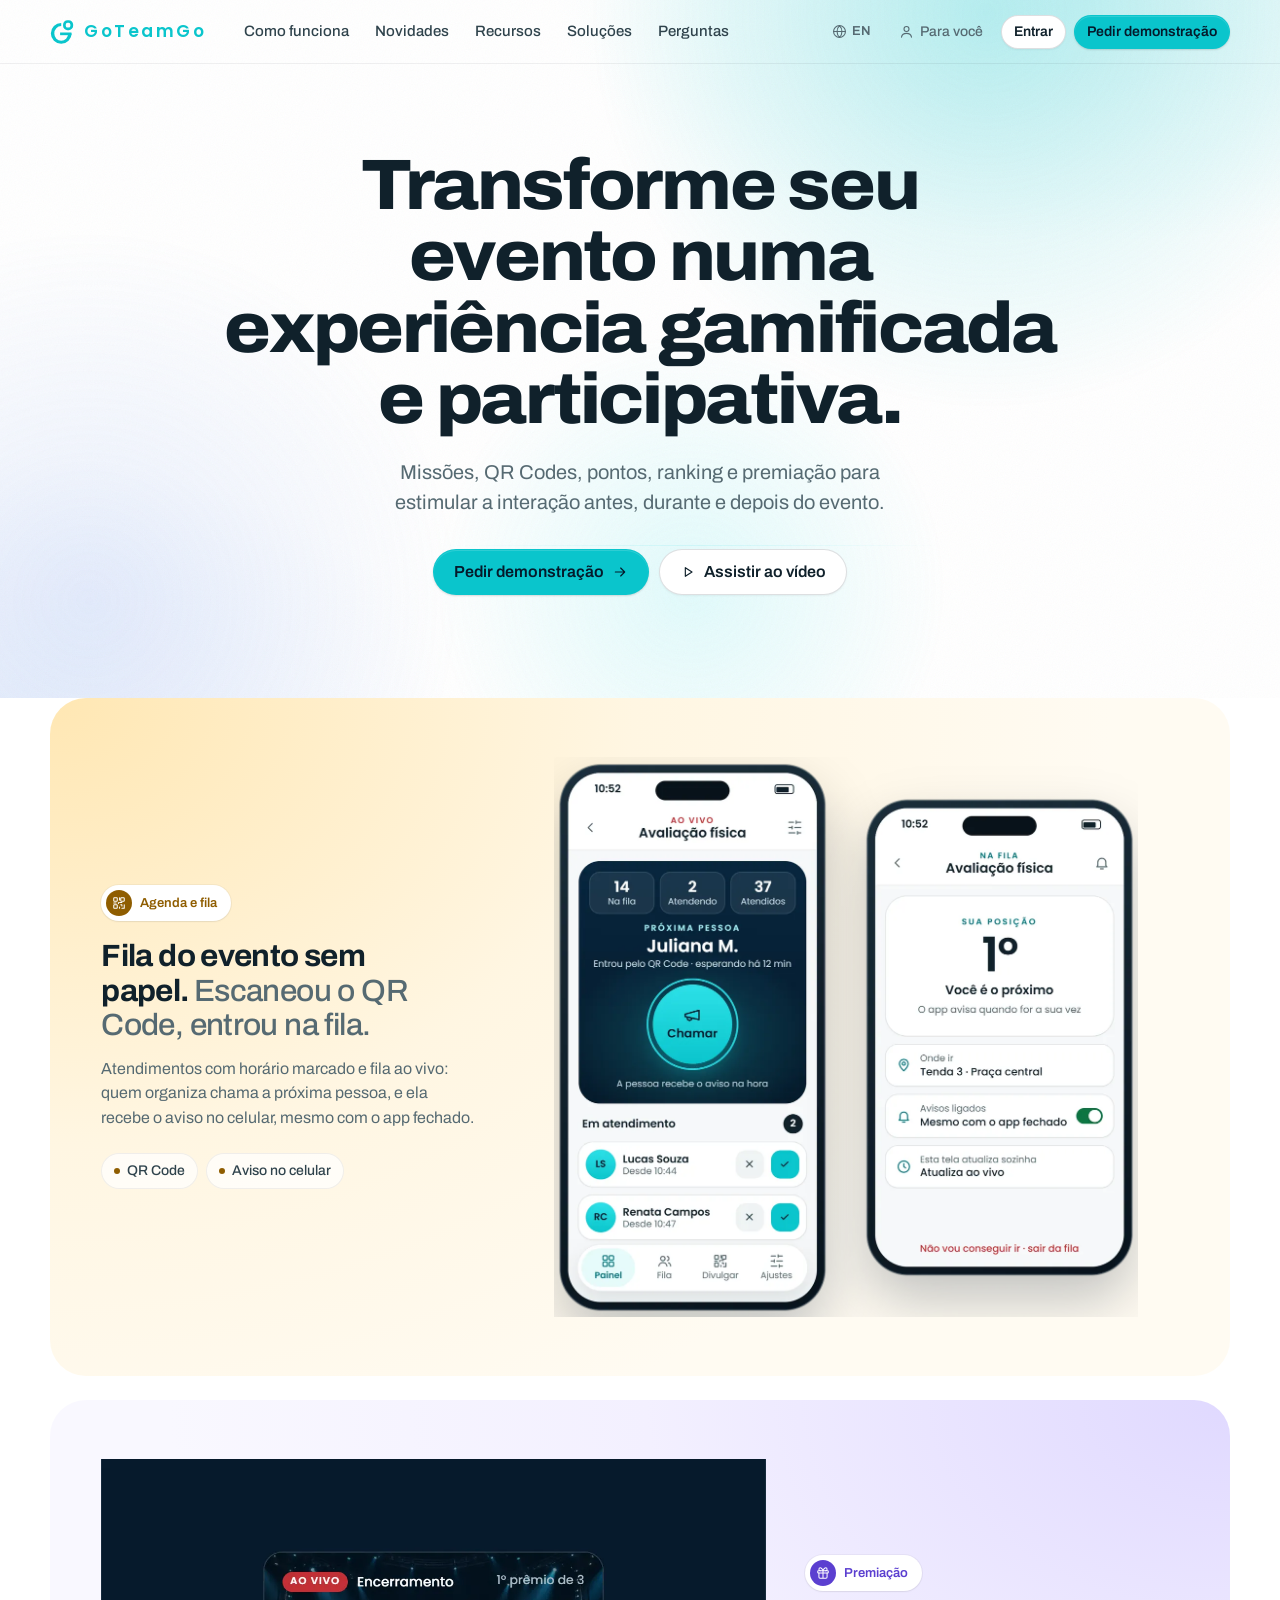
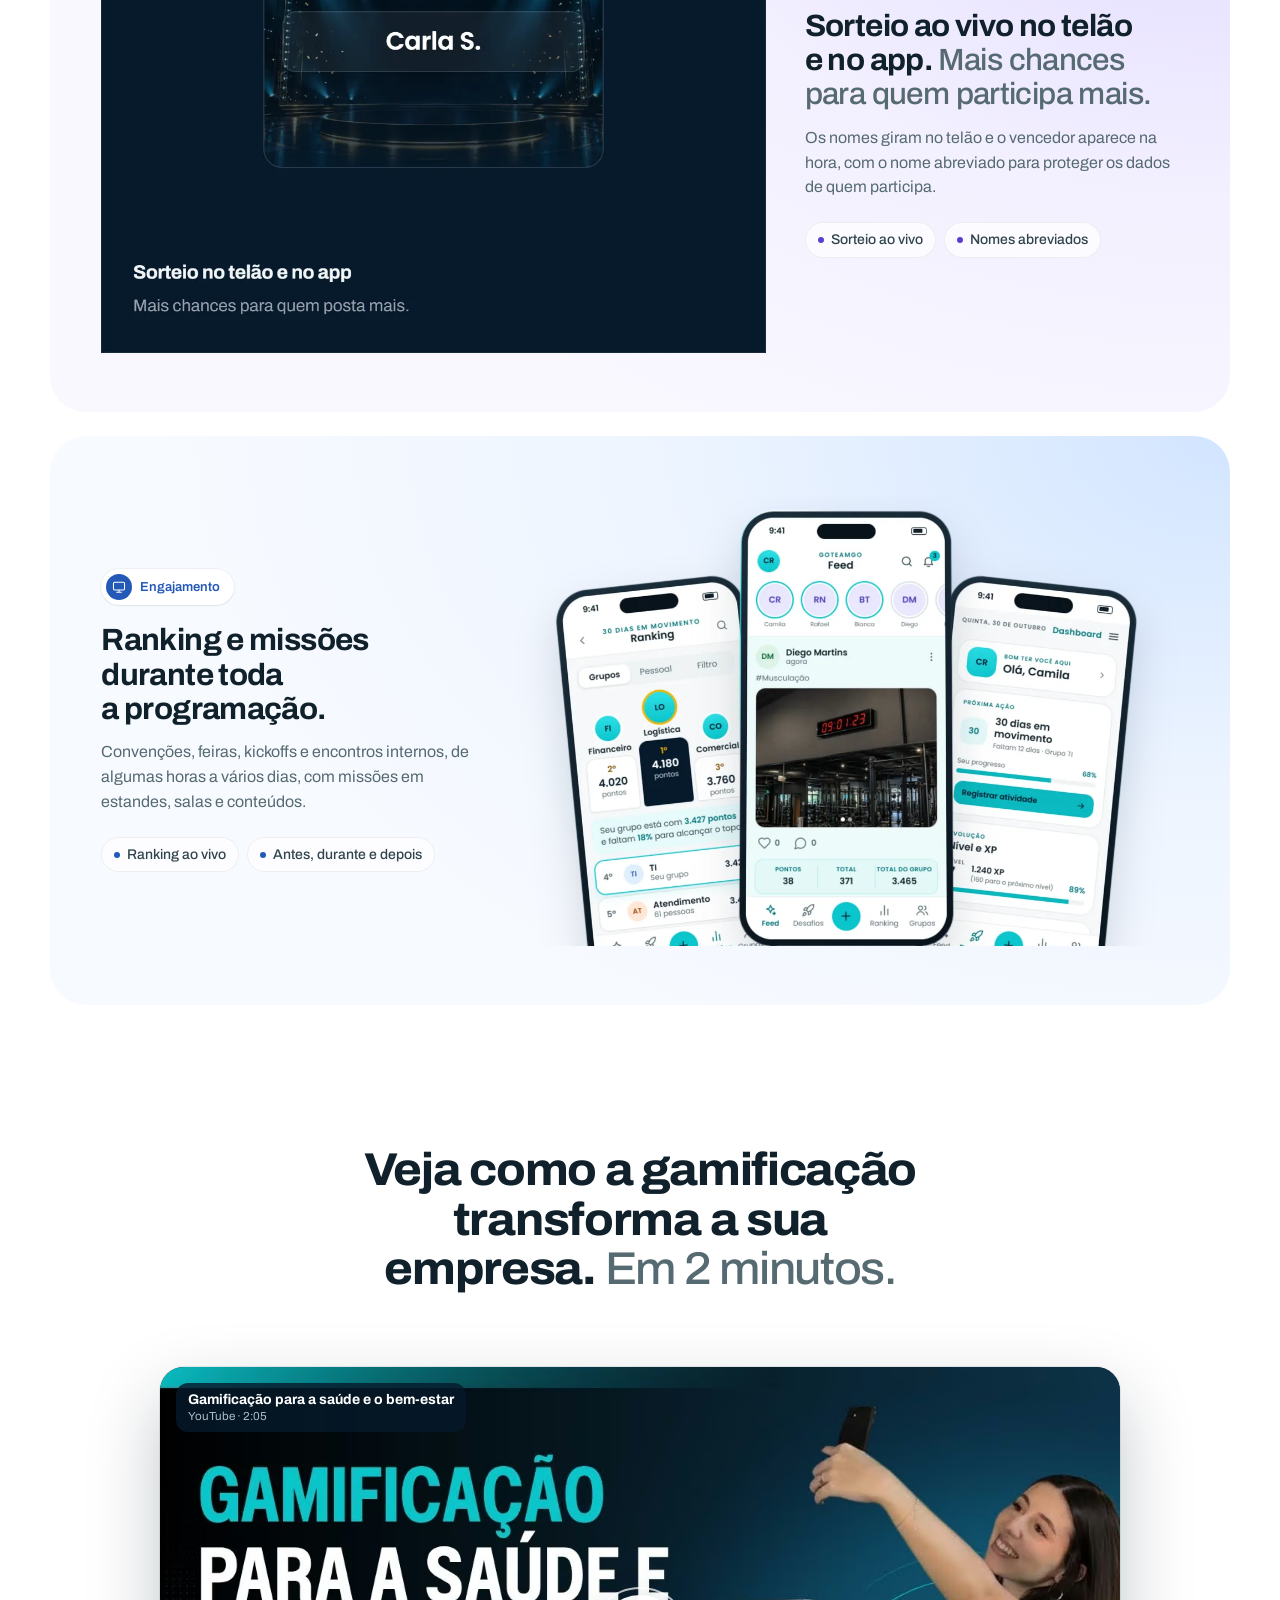
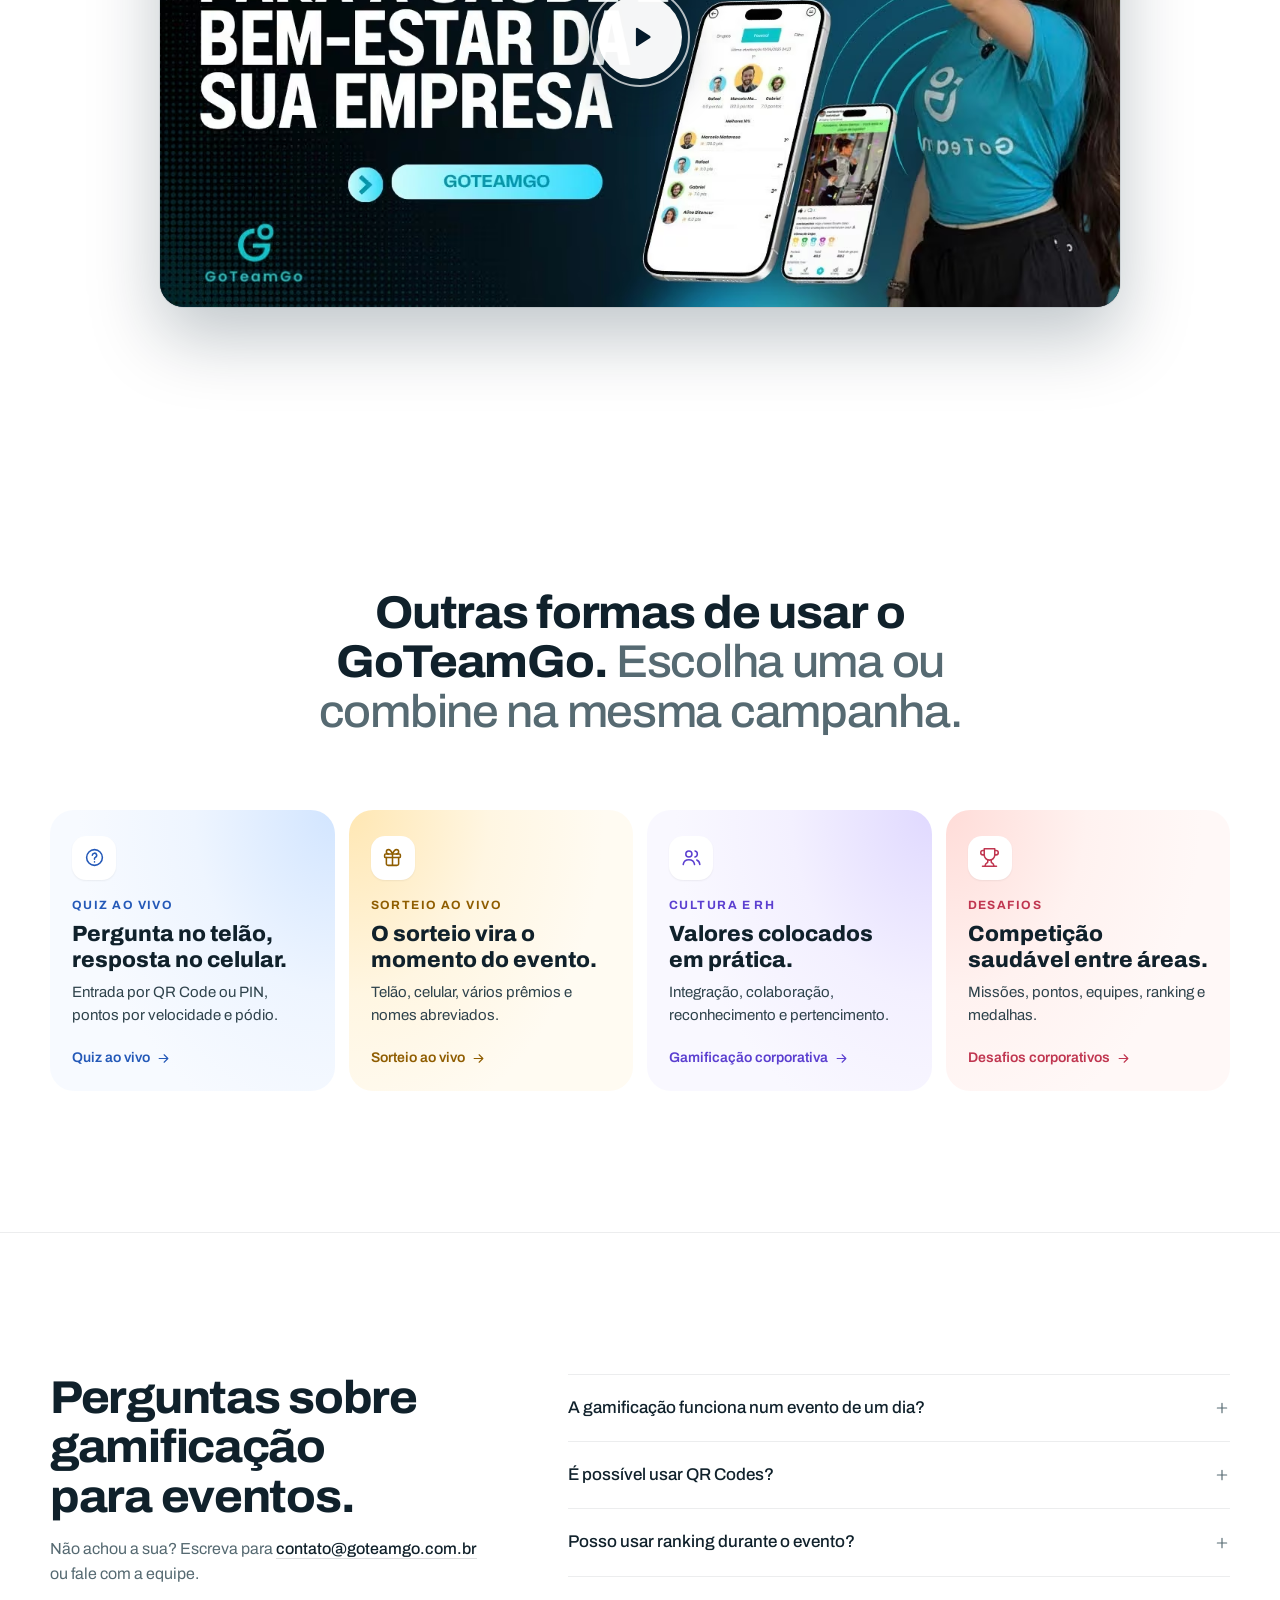
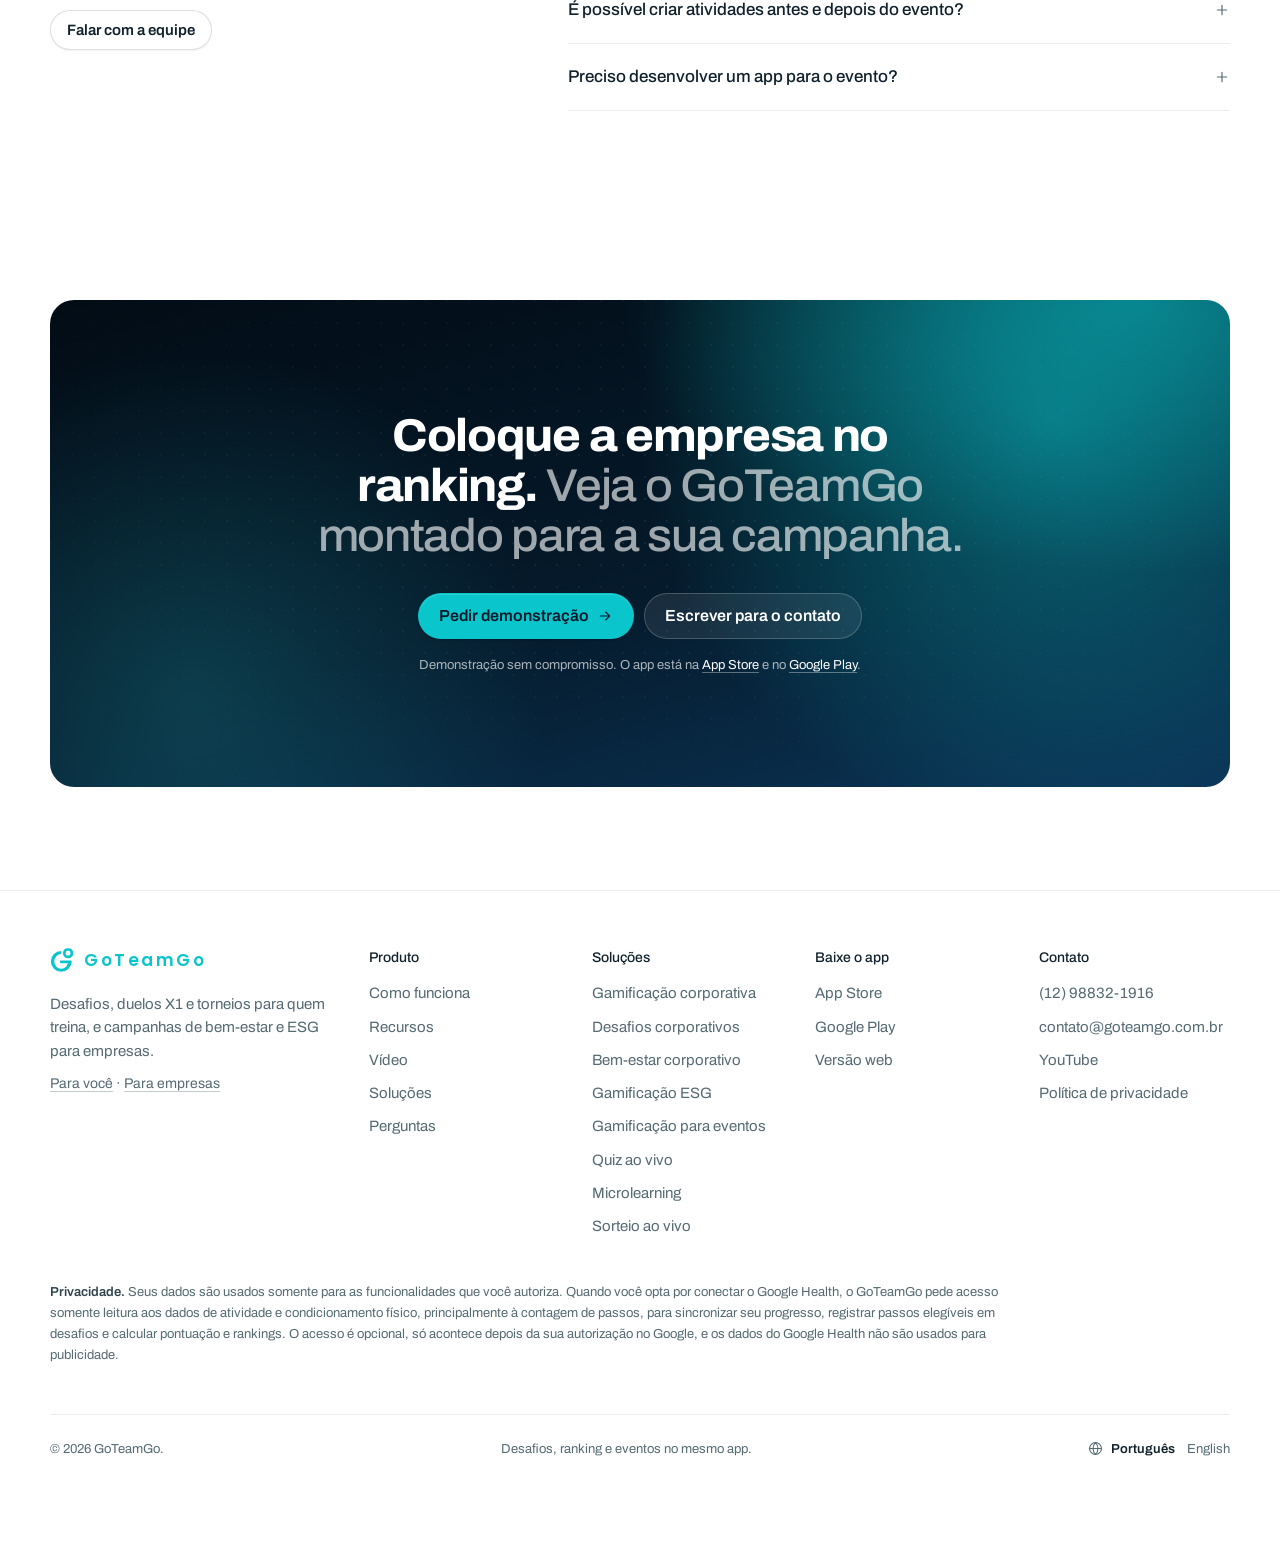
<file: gamificacao-para-eventos/index.html>
<!doctype html> <html lang="pt-BR" data-direction="deep" data-hero="light" data-aud="empresa"> <head> <meta charset="utf-8"> <meta name="viewport" content="width=device-width, initial-scale=1"> <title>Gamificação para eventos corporativos | GoTeamGo</title> <meta name="description" content="Aumente a interação em eventos corporativos com missões, QR Codes, rankings, pontos e premiações usando o GoTeamGo."> <meta name="robots" content="noindex"> <link rel="canonical" href="https://goteamgo.com.br/gamificacao-para-eventos/"> <meta property="og:type" content="website"> <meta property="og:locale" content="pt_BR"> <meta property="og:site_name" content="GoTeamGo"> <meta property="og:title" content="Gamificação para eventos corporativos | GoTeamGo"> <meta property="og:description" content="Aumente a interação em eventos corporativos com missões, QR Codes, rankings, pontos e premiações usando o GoTeamGo."> <meta property="og:url" content="https://joao-araujo-appstorm.github.io/goteamgo-landing-preview/gamificacao-para-eventos/"> <meta property="og:image" content="https://joao-araujo-appstorm.github.io/goteamgo-landing-preview/img/og/gamificacao-para-eventos.jpg"> <meta property="og:image:width" content="1200"> <meta property="og:image:height" content="630"> <meta property="og:image:alt" content="Transforme seu evento numa experiência gamificada e participativa."> <meta name="twitter:card" content="summary_large_image"> <meta name="twitter:title" content="Gamificação para eventos corporativos | GoTeamGo"> <meta name="twitter:description" content="Aumente a interação em eventos corporativos com missões, QR Codes, rankings, pontos e premiações usando o GoTeamGo."> <meta name="twitter:image" content="https://joao-araujo-appstorm.github.io/goteamgo-landing-preview/img/og/gamificacao-para-eventos.jpg"> <meta name="theme-color" content="#ffffff">  <script>document.documentElement.classList.add('js');</script> <link rel="icon" href="../favicon.svg" type="image/svg+xml"> <link rel="icon" href="../img/favicon-32.png" sizes="32x32" type="image/png"> <link rel="manifest" href="../site.webmanifest"> <link rel="apple-touch-icon" href="../img/apple-touch-icon.png"> <link rel="preload" href="../fonts/archivo.woff2" as="font" type="font/woff2" crossorigin> <link rel="preload" href="../fonts/poppins-400.woff2" as="font" type="font/woff2" crossorigin> <link rel="stylesheet" href="../css/landing.css?v=9613ffd4"> <script defer src="../js/landing.js?v=6a23c4d8"></script> <script type="application/ld+json">
{
"@context": "https://schema.org",
"@graph": [
{
"@type": "WebPage",
"@id": "https://goteamgo.com.br/gamificacao-para-eventos/#webpage",
"url": "https://goteamgo.com.br/gamificacao-para-eventos/",
"name": "Gamificação para eventos corporativos | GoTeamGo",
"description": "Aumente a interação em eventos corporativos com missões, QR Codes, rankings, pontos e premiações usando o GoTeamGo.",
"inLanguage": "pt-BR",
"isPartOf": {
"@id": "https://goteamgo.com.br/#website"
},
"about": {
"@id": "https://goteamgo.com.br/#app"
},
"publisher": {
"@id": "https://goteamgo.com.br/#organization"
},
"primaryImageOfPage": {
"@type": "ImageObject",
"url": "https://goteamgo.com.br/img/og/gamificacao-para-eventos.jpg"
}
},
{
"@type": "FAQPage",
"@id": "https://goteamgo.com.br/gamificacao-para-eventos/#faq",
"mainEntity": [
{
"@type": "Question",
"name": "A gamificação funciona num evento de um dia?",
"acceptedAnswer": {
"@type": "Answer",
"text": "Sim. Dá para configurar ações de algumas horas, de um dia ou eventos de vários dias."
}
},
{
"@type": "Question",
"name": "É possível usar QR Codes?",
"acceptedAnswer": {
"@type": "Answer",
"text": "Sim. QR Codes podem fazer parte da dinâmica, como na entrada da fila e nas ativações do evento."
}
},
{
"@type": "Question",
"name": "Posso usar ranking durante o evento?",
"acceptedAnswer": {
"@type": "Answer",
"text": "Sim. O ranking mantém a competição visível e pode ser usado na premiação."
}
},
{
"@type": "Question",
"name": "É possível criar atividades antes e depois do evento?",
"acceptedAnswer": {
"@type": "Answer",
"text": "Sim. A experiência pode começar antes do evento e continuar depois."
}
},
{
"@type": "Question",
"name": "Preciso desenvolver um app para o evento?",
"acceptedAnswer": {
"@type": "Answer",
"text": "Não. O GoTeamGo funciona como a camada de gamificação do evento, sem desenvolver nada do zero."
}
}
]
}
]
}
</script> </head> <body class="page-sub"> <a class="skip" href="#conteudo">Pular para o conteúdo</a> <svg width="0" height="0" style="position:absolute" aria-hidden="true" focusable="false"> <symbol id="logo-mark" viewBox="0 0 340 340"><g fill="currentColor"><path d="M159 43A147 147 0 1 0 306 190H257A98 104.5 0 1 1 159 85.5Z"/><path d="M143 177H304V215H143Z"/><path fill-rule="evenodd" d="M248 2H265A63 63 0 0 1 328 65V81A63 63 0 0 1 265 144H248A63 63 0 0 1 185 81V65A63 63 0 0 1 248 2ZM250 39H262A27 27 0 0 1 289 66V80A27 27 0 0 1 262 107H250A27 27 0 0 1 223 80V66A27 27 0 0 1 250 39Z"/></g></symbol> <symbol id="i-tv" viewBox="0 0 24 24"><rect x="2.5" y="4" width="19" height="13" rx="2"/><path d="M8 21h8M12 17v4"/></symbol> <symbol id="i-grid" viewBox="0 0 24 24"><rect x="3.5" y="3.5" width="7" height="7" rx="1.5"/><rect x="13.5" y="3.5" width="7" height="7" rx="1.5"/><rect x="3.5" y="13.5" width="7" height="7" rx="1.5"/><rect x="13.5" y="13.5" width="7" height="7" rx="1.5"/></symbol> <symbol id="i-gift" viewBox="0 0 24 24"><rect x="3" y="8" width="18" height="4" rx="1"/><path d="M12 8v13M19 12v7a2 2 0 0 1-2 2H7a2 2 0 0 1-2-2v-7"/><path d="M7.5 8a2.5 2.5 0 0 1 0-5C10 3 12 8 12 8s2-5 4.5-5a2.5 2.5 0 0 1 0 5"/></symbol> <symbol id="i-flame" viewBox="0 0 24 24"><path d="M8.5 14.5A2.5 2.5 0 0 0 11 12c0-1.4-.5-2-1-3-1.1-2.1-.2-4 2-6 .5 2.5 2 4.9 4 6.5 2 1.6 3 3.5 3 5.5a7 7 0 1 1-14 0c0-1.2.4-2.3 1-3a2.5 2.5 0 0 0 2.5 2.5z"/></symbol> <symbol id="i-users" viewBox="0 0 24 24"><circle cx="9" cy="8" r="3.5"/><path d="M2.5 20c.6-3.4 3.3-5.5 6.5-5.5s5.9 2.1 6.5 5.5"/><path d="M16 4.6a3.5 3.5 0 0 1 0 6.8M18 14.8c1.9.7 3.2 2.4 3.5 5.2"/></symbol> <symbol id="i-trophy" viewBox="0 0 24 24"><path d="M6 9H4.5a2.5 2.5 0 0 1 0-5H6M18 9h1.5a2.5 2.5 0 0 0 0-5H18M4 22h16"/><path d="M10 14.7V17c0 .6-.5 1-1 1.2C7.9 18.8 7 20.2 7 22M14 14.7V17c0 .6.5 1 1 1.2 1.1.6 2 2 2 3.8"/><path d="M18 2H6v7a6 6 0 0 0 12 0z"/></symbol> <symbol id="i-wallet" viewBox="0 0 24 24"><rect x="3" y="6" width="18" height="14" rx="2"/><path d="M3 10h18M16 15h2"/></symbol> <symbol id="i-chart" viewBox="0 0 24 24"><path d="M18 20V10M12 20V4M6 20v-6"/></symbol> <symbol id="i-bell" viewBox="0 0 24 24"><path d="M6 16v-5a6 6 0 1 1 12 0v5l1.5 2h-15z"/><path d="M10 21h4"/></symbol> <symbol id="i-rocket" viewBox="0 0 24 24"><path d="M4.5 16.5c-1.5 1.3-2 5-2 5s3.7-.5 5-2c.7-.8.7-2.1-.1-2.9a2.2 2.2 0 0 0-2.9-.1z"/><path d="m12 15-3-3a22 22 0 0 1 2-4A12.9 12.9 0 0 1 22 2c0 2.7-.8 7.5-6 11a22.4 22.4 0 0 1-4 2z"/><path d="M9 12H4s.6-3 2-4c1.6-1.1 5 0 5 0M12 15v5s3-.6 4-2c1.1-1.6 0-5 0-5"/></symbol> <symbol id="i-layers" viewBox="0 0 24 24"><path d="m12 3 9 5-9 5-9-5z"/><path d="m3 13 9 5 9-5"/></symbol> <symbol id="i-sparkle" viewBox="0 0 24 24"><path d="M12 3l1.8 4.9L19 9.7l-5.2 1.8L12 16.5l-1.8-5L5 9.7l5.2-1.8z"/><path d="M18.5 15l.7 1.8 1.8.7-1.8.7-.7 1.8-.7-1.8-1.8-.7 1.8-.7z"/></symbol> <symbol id="i-search" viewBox="0 0 24 24"><circle cx="11" cy="11" r="7"/><path d="m20 20-3.5-3.5"/></symbol> <symbol id="i-plus" viewBox="0 0 24 24"><path d="M12 5v14M5 12h14"/></symbol> <symbol id="i-check" viewBox="0 0 24 24"><path d="m5 12.5 4.5 4.5L19 7.5"/></symbol> <symbol id="i-close" viewBox="0 0 24 24"><path d="M6 6l12 12M18 6 6 18"/></symbol> <symbol id="i-arrow" viewBox="0 0 24 24"><path d="M5 12h14M13 6l6 6-6 6"/></symbol> <symbol id="i-chevron" viewBox="0 0 24 24"><path d="m7 10 5 5 5-5"/></symbol> <symbol id="i-back" viewBox="0 0 24 24"><path d="m15 18-6-6 6-6"/></symbol> <symbol id="i-download" viewBox="0 0 24 24"><path d="M12 4v11M7 10l5 5 5-5M5 20h14"/></symbol> <symbol id="i-file" viewBox="0 0 24 24"><path d="M14 3H7a2 2 0 0 0-2 2v14a2 2 0 0 0 2 2h10a2 2 0 0 0 2-2V8z"/><path d="M14 3v5h5M9 13h6M9 17h4"/></symbol> <symbol id="i-mail" viewBox="0 0 24 24"><rect x="3" y="5" width="18" height="14" rx="2"/><path d="m4 7 8 6 8-6"/></symbol> <symbol id="i-key" viewBox="0 0 24 24"><rect x="5" y="11" width="14" height="10" rx="2"/><path d="M8 11V8a4 4 0 0 1 8 0v3"/></symbol> <symbol id="i-menu" viewBox="0 0 24 24"><path d="M4 7h16M4 12h16M4 17h16"/></symbol> <symbol id="i-pin" viewBox="0 0 24 24"><path d="M12 21s7-6.2 7-11.5A7 7 0 0 0 5 9.5C5 14.8 12 21 12 21z"/><circle cx="12" cy="9.5" r="2.5"/></symbol> <symbol id="i-clock" viewBox="0 0 24 24"><circle cx="12" cy="12" r="9"/><path d="M12 7v5l3 2"/></symbol> <symbol id="i-activity" viewBox="0 0 24 24"><path d="M22 12h-4l-3 9L9 3l-3 9H2"/></symbol> <symbol id="i-camera" viewBox="0 0 24 24"><path d="M14.5 4h-5L7 7H4a2 2 0 0 0-2 2v9a2 2 0 0 0 2 2h16a2 2 0 0 0 2-2V9a2 2 0 0 0-2-2h-3z"/><circle cx="12" cy="13" r="3"/></symbol> <symbol id="i-award" viewBox="0 0 24 24"><circle cx="12" cy="8" r="6"/><path d="M15.5 12.9 17 22l-5-3-5 3 1.5-9.1"/></symbol> <symbol id="i-leaf" viewBox="0 0 24 24"><path d="M11 20A7 7 0 0 1 9.8 6.1C15.5 5 17 4.5 19 2c1 2 2 4.2 2 8 0 5.5-4.8 10-10 10z"/><path d="M2 21c0-3 1.9-5.4 5.1-6C9.5 14.5 12 13 13 12"/></symbol> <symbol id="i-heart" viewBox="0 0 24 24"><path d="M19 14c1.5-1.5 3-3.2 3-5.5A5.5 5.5 0 0 0 16.5 3c-1.8 0-3 .5-4.5 2-1.5-1.5-2.7-2-4.5-2A5.5 5.5 0 0 0 2 8.5c0 2.3 1.5 4 3 5.5l7 7z"/></symbol> <symbol id="i-message" viewBox="0 0 24 24"><path d="M7.9 20A9 9 0 1 0 4 16.1L2 22z"/></symbol> <symbol id="i-phone" viewBox="0 0 24 24"><rect x="5" y="2" width="14" height="20" rx="2.5"/><path d="M11 18h2"/></symbol> <symbol id="i-qr" viewBox="0 0 24 24"><rect x="3" y="3" width="6" height="6" rx="1"/><rect x="15" y="3" width="6" height="6" rx="1"/><rect x="3" y="15" width="6" height="6" rx="1"/><path d="M15 15h2v2M21 15v6h-4M13 3v4M13 11h4M3 12h4M11 11v2M13 19v2"/></symbol> <symbol id="i-sliders" viewBox="0 0 24 24"><path d="M21 4h-7M10 4H3M21 12h-9M8 12H3M21 20h-5M12 20H3M14 2v4M8 10v4M16 18v4"/></symbol> <symbol id="i-megaphone" viewBox="0 0 24 24"><path d="m3 11 18-5v12L3 14z"/><path d="M11.6 16.8a3 3 0 1 1-5.8-1.6"/></symbol> <symbol id="i-steps" viewBox="0 0 24 24"><path d="M4 16v-2.4C4 11.5 3 10.5 3 8c0-2.7 1.5-6 4.5-6C9.4 2 10 3.8 10 5.5c0 3.1-2 5.7-2 8.7V16a2 2 0 1 1-4 0zM20 20v-2.4c0-2.1 1-3.1 1-5.6 0-2.7-1.5-6-4.5-6C14.6 6 14 7.8 14 9.5c0 3.1 2 5.7 2 8.7V20a2 2 0 1 0 4 0z"/></symbol> <symbol id="i-dots" viewBox="0 0 24 24"><circle cx="12" cy="5" r="1"/><circle cx="12" cy="12" r="1"/><circle cx="12" cy="19" r="1"/></symbol> <symbol id="i-pause" viewBox="0 0 24 24"><rect x="6.5" y="5" width="3.5" height="14" rx="1"/><rect x="14" y="5" width="3.5" height="14" rx="1"/></symbol> <symbol id="i-play" viewBox="0 0 24 24"><path d="M8 5.5v13l10-6.5z"/></symbol> <symbol id="i-bolt" viewBox="0 0 24 24"><path d="M13 2 4 14h7l-1 8 9-12h-7z"/></symbol> <symbol id="i-arrow-left" viewBox="0 0 24 24"><path d="M19 12H5M11 6l-6 6 6 6"/></symbol> <symbol id="i-briefcase" viewBox="0 0 24 24"><rect x="3" y="7" width="18" height="13" rx="2"/><path d="M8 7V5a2 2 0 0 1 2-2h4a2 2 0 0 1 2 2v2M3 13h18"/></symbol> <symbol id="i-globe" viewBox="0 0 24 24"><circle cx="12" cy="12" r="9.5"/><path d="M2.5 12h19M12 2.5c2.6 2.6 3.9 5.8 3.9 9.5s-1.3 6.9-3.9 9.5c-2.6-2.6-3.9-5.8-3.9-9.5S9.4 5.1 12 2.5z"/></symbol><symbol id="i-user" viewBox="0 0 24 24"><circle cx="12" cy="8" r="4"/><path d="M4 21c.8-4 4-6 8-6s7.2 2 8 6"/></symbol> <symbol id="i-list" viewBox="0 0 24 24"><path d="M9 6h11M9 12h11M9 18h11M4.5 6h.01M4.5 12h.01M4.5 18h.01"/></symbol> <symbol id="i-refresh" viewBox="0 0 24 24"><path d="M20 11a8 8 0 1 0-2.3 5.7M20 4v7h-7"/></symbol> <symbol id="i-flag" viewBox="0 0 24 24"><path d="M5 21V4M5 4h11l-2 4 2 4H5"/></symbol> <symbol id="i-shield" viewBox="0 0 24 24"><path d="M12 3 5 6v5c0 4.6 3 8.3 7 10 4-1.7 7-5.4 7-10V6z"/><path d="m9 12 2 2 4-4"/></symbol> <symbol id="i-send" viewBox="0 0 24 24"><path d="M22 2 11 13M22 2l-7 20-4-9-9-4z"/></symbol> <symbol id="i-copy" viewBox="0 0 24 24"><rect x="9" y="9" width="12" height="12" rx="2"/><path d="M5 15H4a2 2 0 0 1-2-2V4a2 2 0 0 1 2-2h9a2 2 0 0 1 2 2v1"/></symbol> <symbol id="i-bike" viewBox="0 0 24 24"><circle cx="5.5" cy="17" r="3.5"/><circle cx="18.5" cy="17" r="3.5"/><path d="M5.5 17 9 9h6l3.5 8M9 9 8 6.5H6M12 17l3-8M15 9l-1-2.5h2"/></symbol> <symbol id="i-dumbbell" viewBox="0 0 24 24"><path d="M7 6v12M17 6v12M4 9v6M20 9v6M7 12h10"/></symbol> <symbol id="i-crown" viewBox="0 0 24 24"><path d="M3 8l4.5 4L12 5l4.5 7L21 8l-2 10H5z"/></symbol> <symbol id="i-quiz" viewBox="0 0 24 24"><circle cx="12" cy="12" r="9"/><path d="M9.5 9.5a2.5 2.5 0 1 1 3.5 2.3c-.6.3-1 .8-1 1.5v.7M12 17h.01"/></symbol> <symbol id="i-book" viewBox="0 0 24 24"><path d="M4 5a2 2 0 0 1 2-2h14v15H6a2 2 0 0 0-2 2z"/><path d="M4 20a2 2 0 0 0 2 2h14v-4M8 7h8"/></symbol> <symbol id="i-card" viewBox="0 0 24 24"><rect x="2.5" y="5" width="19" height="14" rx="2"/><path d="M2.5 10h19M6 15h4"/></symbol> </svg> <header class="nav" data-nav> <div class="container nav__inner"> <a class="brand" href="../#topo" aria-label="GoTeamGo, início"> <svg class="brand__mark" aria-hidden="true"><use href="#logo-mark"/></svg>GoTeamGo
</a> <nav class="nav__links" aria-label="Principal"> <a href="../#posts" data-for="empresa">Como funciona</a> <a href="../#produto" data-for="voce">Como funciona</a> <a href="../#jogo" data-for="voce">Gamificação</a> <a href="../#social" data-for="voce">Social</a> <a href="../#novidades" data-for="empresa">Novidades</a> <a href="../#recursos" data-for="empresa">Recursos</a> <a href="../#solucoes" data-for="empresa">Soluções</a> <a href="../#perguntas">Perguntas</a> </nav> <div class="nav__actions"> <a class="nav__lang" href="../en/" lang="en" aria-label="English version" data-lang-link><svg class="i" aria-hidden="true"><use href="#i-globe"/></svg>EN</a> <a class="nav__aud" href="../" data-for="voce"><svg class="i" aria-hidden="true"><use href="#i-briefcase"/></svg>Para empresas</a> <a class="nav__aud" href="../para-voce/" data-for="empresa"><svg class="i" aria-hidden="true"><use href="#i-user"/></svg>Para você</a> <a class="btn btn--secondary btn--sm nav__login" href="https://app.goteamgo.com.br/">Entrar</a> <a class="btn btn--primary btn--sm" href="https://app.goteamgo.com.br/register/" data-track="cta-nav-conta" data-for="voce"><span class="lbl-long">Criar conta grátis</span><span class="lbl-short">Criar conta</span><span class="lbl-tiny">Criar conta</span></a> <a class="btn btn--primary btn--sm" href="https://wa.me/5512988321916?text=Ol%C3%A1%2C%20quero%20ver%20uma%20demonstra%C3%A7%C3%A3o%20do%20GoTeamGo%20para%20a%20minha%20empresa." target="_blank" rel="noopener" data-track="cta-nav" data-for="empresa"><span class="lbl-long">Pedir demonstração</span><span class="lbl-short">Demonstração</span><span class="lbl-tiny">Agendar</span></a> <button class="nav__toggle" type="button" aria-expanded="false" aria-controls="menu-mobile" aria-label="Abrir menu" data-nav-toggle> <span class="burger" aria-hidden="true"><i></i><i></i></span> </button> </div> </div> <div class="nav__mobile" id="menu-mobile" hidden> <nav class="m-menu" aria-label="Menu"> <a class="m-link" href="../#posts" style="--i:0" data-for="empresa"><span>Como funciona</span><svg class="i" aria-hidden="true"><use href="#i-arrow"/></svg></a> <a class="m-link" href="../#produto" style="--i:0" data-for="voce"><span>Como funciona</span><svg class="i" aria-hidden="true"><use href="#i-arrow"/></svg></a> <a class="m-link" href="../#jogo" style="--i:1" data-for="voce"><span>Gamificação</span><svg class="i" aria-hidden="true"><use href="#i-arrow"/></svg></a> <a class="m-link" href="../#social" style="--i:2" data-for="voce"><span>Social</span><svg class="i" aria-hidden="true"><use href="#i-arrow"/></svg></a> <a class="m-link" href="../#novidades" style="--i:1" data-for="empresa"><span>Novidades</span><svg class="i" aria-hidden="true"><use href="#i-arrow"/></svg></a> <a class="m-link" href="../#recursos" style="--i:1" data-for="empresa"><span>Recursos</span><svg class="i" aria-hidden="true"><use href="#i-arrow"/></svg></a> <a class="m-link" href="../#solucoes" style="--i:2" data-for="empresa"><span>Soluções</span><svg class="i" aria-hidden="true"><use href="#i-arrow"/></svg></a> <a class="m-link" href="../#perguntas" style="--i:3"><span>Perguntas</span><svg class="i" aria-hidden="true"><use href="#i-arrow"/></svg></a> </nav> <div class="m-foot" style="--i:4"> <a class="btn btn--primary btn--lg" href="https://app.goteamgo.com.br/register/" data-track="cta-nav-mobile-conta" data-for="voce">Criar minha conta grátis <svg class="i i-arrow" aria-hidden="true"><use href="#i-arrow"/></svg></a> <a class="btn btn--primary btn--lg" href="https://wa.me/5512988321916?text=Ol%C3%A1%2C%20quero%20ver%20uma%20demonstra%C3%A7%C3%A3o%20do%20GoTeamGo%20para%20a%20minha%20empresa." target="_blank" rel="noopener" data-track="cta-nav-mobile" data-for="empresa">Pedir demonstração <svg class="i i-arrow" aria-hidden="true"><use href="#i-arrow"/></svg></a> <a class="btn btn--secondary btn--lg" href="https://app.goteamgo.com.br/">Entrar</a> <a class="m-aud" href="../" data-for="voce"><svg class="i" aria-hidden="true"><use href="#i-briefcase"/></svg>Tem uma empresa? Ver a versão para empresas</a> <a class="m-aud" href="../para-voce/" data-for="empresa"><svg class="i" aria-hidden="true"><use href="#i-user"/></svg>Ver a versão para você</a> <a class="m-aud" href="../en/" lang="en" data-lang-link><svg class="i" aria-hidden="true"><use href="#i-globe"/></svg>English version</a> <p class="m-stores">Baixe o app: <a href="https://apps.apple.com/br/app/goteamgo/id6756112455" target="_blank" rel="noopener">App Store</a> · <a href="https://play.google.com/store/apps/details?id=br.com.goteamgo.app.twa" target="_blank" rel="noopener">Google Play</a></p> </div> </div> </header> <main id="conteudo"> <section class="hero hero--sub" id="topo" aria-labelledby="hero-title"> <div class="hero__bg" aria-hidden="true"><div class="hero__aurora"><i></i><i></i><i></i></div><div class="hero__noise"></div></div> <div class="container hero__inner"> <h1 class="display hero__title" id="hero-title">Transforme seu evento numa experiência gamificada e participativa.</h1> <p class="lead hero__lead">Missões, QR Codes, pontos, ranking e premiação para estimular a interação antes, durante e depois do evento.</p> <div class="hero__ctas"> <a class="btn btn--primary btn--lg" href="https://wa.me/5512988321916?text=Ol%C3%A1%2C%20quero%20ver%20uma%20demonstra%C3%A7%C3%A3o%20do%20GoTeamGo%20para%20a%20minha%20empresa." target="_blank" rel="noopener" data-track="cta-gamificacao-para-eventos-hero">Pedir demonstração <svg class="i i-arrow" aria-hidden="true"><use href="#i-arrow"/></svg></a> <a class="btn btn--secondary btn--lg" href="#video"><svg class="i" aria-hidden="true"><use href="#i-play"/></svg>Assistir ao vídeo</a> </div> </div> </section> <section class="section section--flush sub-panels" aria-label="Como funciona"> <div class="container"> <div class="tour tour--feats"> <div class="tour__chapters"> <article class="chapter feat feat--amber"> <div class="chapter__head"> <span class="feat__eyebrow"><i><svg class="i" aria-hidden="true"><use href="#i-qr"/></svg></i>Agenda e fila</span> <h2 class="h3" data-words>Fila do evento sem papel. <span class="soft">Escaneou o QR Code, entrou na fila.</span></h2> <p class="body">Atendimentos com horário marcado e fila ao vivo: quem organiza chama a próxima pessoa, e ela recebe o aviso no celular, mesmo com o app fechado.</p> <ul class="feat__chips"><li>QR Code</li><li>Aviso no celular</li></ul> </div> <div class="chapter__stage sub-shot"><img src="../img/sol/evento.webp" width="1200" height="1151" alt="Painel da fila no celular de quem organiza e a tela de quem espera com o aviso de que é a sua vez" loading="lazy" decoding="async"></div> </article> <article class="chapter feat feat--violet"> <div class="chapter__head"> <span class="feat__eyebrow"><i><svg class="i" aria-hidden="true"><use href="#i-gift"/></svg></i>Premiação</span> <h2 class="h3" data-words>Sorteio ao vivo no telão e no app. <span class="soft">Mais chances para quem participa mais.</span></h2> <p class="body">Os nomes giram no telão e o vencedor aparece na hora, com o nome abreviado para proteger os dados de quem participa.</p> <ul class="feat__chips"><li>Sorteio ao vivo</li><li>Nomes abreviados</li></ul> </div> <div class="chapter__stage sub-shot"><img src="../img/sol/sorteio.webp" width="1180" height="876" alt="Sorteio ao vivo do GoTeamGo no telão com o nome do vencedor do prêmio" loading="lazy" decoding="async"></div> </article> <article class="chapter feat feat--sky"> <div class="chapter__head"> <span class="feat__eyebrow"><i><svg class="i" aria-hidden="true"><use href="#i-tv"/></svg></i>Engajamento</span> <h2 class="h3" data-words>Ranking e missões durante toda a programação.</h2> <p class="body">Convenções, feiras, kickoffs e encontros internos, de algumas horas a vários dias, com missões em estandes, salas e conteúdos.</p> <ul class="feat__chips"><li>Ranking ao vivo</li><li>Antes, durante e depois</li></ul> </div> <div class="chapter__stage sub-shot"><img src="../img/sol/celulares.webp" width="1200" height="813" alt="Telas do app GoTeamGo: ranking por grupo, feed com post e painel com o progresso no desafio" loading="lazy" decoding="async"></div> </article> </div> </div> </div> </section> <section class="section vd" id="video" aria-labelledby="vd-title" data-for="empresa"> <div class="container"> <div class="section-head section-head--center"> <h2 class="h2" id="vd-title" data-words>Veja como a gamificação transforma a sua empresa. <span class="soft">Em 2 minutos.</span></h2> </div> <div class="vd-frame" data-reveal> <a class="vd-play" href="https://www.youtube.com/watch?v=f2aAVMGqOxg" target="_blank" rel="noopener" data-video="f2aAVMGqOxg" aria-label="Assistir ao vídeo Veja como a gamificação pode transformar a sua empresa, 2 minutos e 5 segundos"> <picture><source srcset="../img/video-capa.avif" type="image/avif"><img src="../img/video-capa.webp" width="1280" height="720" alt="" loading="lazy" decoding="async"></picture> <span class="vd-btn" aria-hidden="true"><svg class="i" aria-hidden="true"><use href="#i-play"/></svg></span> <span class="vd-cap" aria-hidden="true"><b>Gamificação para a saúde e o bem-estar</b><small>YouTube · 2:05</small></span> </a> </div> </div> </section> <section class="section sol" aria-labelledby="sol-title"> <div class="container"> <div class="section-head section-head--center"> <h2 class="h2" id="sol-title" data-words>Outras formas de usar o GoTeamGo. <span class="soft">Escolha uma ou combine na mesma campanha.</span></h2> </div> <div class="sol-grid" data-reveal> <a class="sol-card feat--sky" href="../quiz-ao-vivo/"><span class="sol-ic"><svg class="i" aria-hidden="true"><use href="#i-quiz"/></svg></span><small>Quiz ao vivo</small><b>Pergunta no telão, resposta no celular.</b><span>Entrada por QR Code ou PIN, pontos por velocidade e pódio.</span><em>Quiz ao vivo <svg class="i" aria-hidden="true"><use href="#i-arrow"/></svg></em></a> <a class="sol-card feat--amber" href="../sorteio-ao-vivo/"><span class="sol-ic"><svg class="i" aria-hidden="true"><use href="#i-gift"/></svg></span><small>Sorteio ao vivo</small><b>O sorteio vira o momento do evento.</b><span>Telão, celular, vários prêmios e nomes abreviados.</span><em>Sorteio ao vivo <svg class="i" aria-hidden="true"><use href="#i-arrow"/></svg></em></a> <a class="sol-card feat--violet" href="../gamificacao-corporativa/"><span class="sol-ic"><svg class="i" aria-hidden="true"><use href="#i-users"/></svg></span><small>Cultura e RH</small><b>Valores colocados em prática.</b><span>Integração, colaboração, reconhecimento e pertencimento.</span><em>Gamificação corporativa <svg class="i" aria-hidden="true"><use href="#i-arrow"/></svg></em></a> <a class="sol-card feat--coral" href="../desafios-corporativos/"><span class="sol-ic"><svg class="i" aria-hidden="true"><use href="#i-trophy"/></svg></span><small>Desafios</small><b>Competição saudável entre áreas.</b><span>Missões, pontos, equipes, ranking e medalhas.</span><em>Desafios corporativos <svg class="i" aria-hidden="true"><use href="#i-arrow"/></svg></em></a> </div> </div> </section> <section class="section section--line" id="perguntas" aria-label="Perguntas frequentes"> <div class="container faq"> <div class="faq__intro"> <h2 class="h2" data-words>Perguntas sobre gamificação para eventos.</h2> <p class="body" data-reveal>Não achou a sua? Escreva para <a class="link" href="mailto:contato@goteamgo.com.br">contato@goteamgo.com.br</a> ou fale com a equipe.</p> <div class="btn-row" data-reveal style="--d:80ms"><a class="btn btn--secondary" href="https://wa.me/5512988321916?text=Ol%C3%A1%2C%20tenho%20uma%20d%C3%BAvida%20sobre%20o%20GoTeamGo." target="_blank" rel="noopener" data-track="cta-gamificacao-para-eventos-faq">Falar com a equipe</a></div> </div> <div class="faq__list" data-reveal style="--d:80ms"> <details class="faq__item" name="faq"> <summary>A gamificação funciona num evento de um dia?<svg class="i" aria-hidden="true"><use href="#i-plus"/></svg></summary> <p class="faq__answer">Sim. Dá para configurar ações de algumas horas, de um dia ou eventos de vários dias.</p> </details> <details class="faq__item" name="faq"> <summary>É possível usar QR Codes?<svg class="i" aria-hidden="true"><use href="#i-plus"/></svg></summary> <p class="faq__answer">Sim. QR Codes podem fazer parte da dinâmica, como na entrada da fila e nas ativações do evento.</p> </details> <details class="faq__item" name="faq"> <summary>Posso usar ranking durante o evento?<svg class="i" aria-hidden="true"><use href="#i-plus"/></svg></summary> <p class="faq__answer">Sim. O ranking mantém a competição visível e pode ser usado na premiação.</p> </details> <details class="faq__item" name="faq"> <summary>É possível criar atividades antes e depois do evento?<svg class="i" aria-hidden="true"><use href="#i-plus"/></svg></summary> <p class="faq__answer">Sim. A experiência pode começar antes do evento e continuar depois.</p> </details> <details class="faq__item" name="faq"> <summary>Preciso desenvolver um app para o evento?<svg class="i" aria-hidden="true"><use href="#i-plus"/></svg></summary> <p class="faq__answer">Não. O GoTeamGo funciona como a camada de gamificação do evento, sem desenvolver nada do zero.</p> </details> </div> </div> </section> <section class="section section--snug-top" id="comecar" aria-label="Comece agora"> <div class="container"> <div class="cta-panel" data-reveal> <div class="cta-panel__aurora" aria-hidden="true"><i></i><i></i></div> <div data-for="empresa"> <h2 class="h2" data-words>Coloque a empresa no ranking. <span class="soft">Veja o GoTeamGo montado para a sua campanha.</span></h2> <div class="btn-row"> <a class="btn btn--primary btn--lg" href="https://wa.me/5512988321916?text=Ol%C3%A1%2C%20quero%20ver%20uma%20demonstra%C3%A7%C3%A3o%20do%20GoTeamGo%20para%20a%20minha%20empresa." target="_blank" rel="noopener" data-track="cta-final">Pedir demonstração <svg class="i i-arrow" aria-hidden="true"><use href="#i-arrow"/></svg></a> <a class="btn btn--secondary btn--lg" href="mailto:contato@goteamgo.com.br?subject=Demonstra%C3%A7%C3%A3o%20do%20GoTeamGo" data-track="cta-final-email">Escrever para o contato</a> </div> <p class="cta-panel__note">Demonstração sem compromisso. O app está na <a href="https://apps.apple.com/br/app/goteamgo/id6756112455" target="_blank" rel="noopener">App Store</a> e no <a href="https://play.google.com/store/apps/details?id=br.com.goteamgo.app.twa" target="_blank" rel="noopener">Google Play</a>.</p> </div> </div> </div> </section> </main> <footer class="footer"> <div class="container"> <div class="footer__grid"> <div class="footer__brand"> <a class="brand" href="../#topo"><svg class="brand__mark" aria-hidden="true"><use href="#logo-mark"/></svg>GoTeamGo</a> <p class="footer__about">Desafios, duelos X1 e torneios para quem treina, e campanhas de bem-estar e ESG para empresas.</p> <p class="footer__aud"><a href="../para-voce/">Para você</a> · <a href="../">Para empresas</a></p> </div> <nav class="footer__col" aria-labelledby="f-produto"> <h2 id="f-produto">Produto</h2> <ul data-for="voce"><li><a href="../#jogo">Gamificação</a></li><li><a href="../#desafios">Desafios abertos</a></li><li><a href="../#social">Social</a></li><li><a href="../#x1">Duelo X1</a></li><li><a href="../#torneio">Torneios</a></li></ul> <ul data-for="empresa"><li><a href="../#posts">Como funciona</a></li><li><a href="../#recursos">Recursos</a></li><li><a href="../#video">Vídeo</a></li><li><a href="../#solucoes">Soluções</a></li><li><a href="../#perguntas">Perguntas</a></li></ul> </nav> <nav class="footer__col" aria-labelledby="f-solucoes" data-for="empresa"> <h2 id="f-solucoes">Soluções</h2> <ul><li><a href="../gamificacao-corporativa/">Gamificação corporativa</a></li><li><a href="../desafios-corporativos/">Desafios corporativos</a></li><li><a href="../bem-estar-corporativo/">Bem-estar corporativo</a></li><li><a href="../gamificacao-esg/">Gamificação ESG</a></li><li><a href="../gamificacao-para-eventos/">Gamificação para eventos</a></li><li><a href="../quiz-ao-vivo/">Quiz ao vivo</a></li><li><a href="../microlearning/">Microlearning</a></li><li><a href="../sorteio-ao-vivo/">Sorteio ao vivo</a></li></ul> </nav> <nav class="footer__col" aria-labelledby="f-app"> <h2 id="f-app">Baixe o app</h2> <ul><li><a href="https://apps.apple.com/br/app/goteamgo/id6756112455" target="_blank" rel="noopener">App Store</a></li><li><a href="https://play.google.com/store/apps/details?id=br.com.goteamgo.app.twa" target="_blank" rel="noopener">Google Play</a></li><li><a href="https://app.goteamgo.com.br/">Versão web</a></li></ul> </nav> <nav class="footer__col" aria-labelledby="f-contato"> <h2 id="f-contato">Contato</h2> <ul><li><a href="https://wa.me/5512988321916?text=Ol%C3%A1%2C%20quero%20ver%20uma%20demonstra%C3%A7%C3%A3o%20do%20GoTeamGo%20para%20a%20minha%20empresa." target="_blank" rel="noopener" data-track="cta-footer">(12) 98832-1916</a></li><li><a href="mailto:contato@goteamgo.com.br">contato@goteamgo.com.br</a></li><li><a href="https://www.youtube.com/@goteamgooficial" target="_blank" rel="noopener">YouTube</a></li><li><a href="https://app.goteamgo.com.br/policy/">Política de privacidade</a></li></ul> </nav> </div> <p class="footer__legal"><b>Privacidade.</b> Seus dados são usados somente para as funcionalidades que você autoriza. Quando você opta por conectar o Google Health, o GoTeamGo pede acesso somente leitura aos dados de atividade e condicionamento físico, principalmente à contagem de passos, para sincronizar seu progresso, registrar passos elegíveis em desafios e calcular pontuação e rankings. O acesso é opcional, só acontece depois da sua autorização no Google, e os dados do Google Health não são usados para publicidade.</p> <div class="footer__bottom"> <span>© 2026 GoTeamGo. <button class="footer__cookies" type="button" data-consent-open hidden>Cookies</button></span> <span>Desafios, ranking e eventos no mesmo app.</span> <span class="footer__lang"><svg class="i" aria-hidden="true"><use href="#i-globe"/></svg><a href="../" aria-current="page">Português</a><a href="../en/" lang="en" data-lang-link>English</a></span> </div> </div> </footer> <div class="consent" role="region" aria-label="Aviso de cookies" data-consent hidden> <p>Usamos cookies para medir as visitas e os anúncios e melhorar o site. <a href="https://app.goteamgo.com.br/policy/">Política de privacidade</a></p> <div class="consent__actions"><button class="btn btn--secondary btn--sm" type="button" data-consent-no>Recusar</button><button class="btn btn--primary btn--sm" type="button" data-consent-yes>Aceitar</button></div> </div> <a class="wa-float" href="https://wa.me/5512988321916?text=Ol%C3%A1%2C%20quero%20saber%20mais%20sobre%20o%20GoTeamGo." target="_blank" rel="noopener" aria-label="Falar com a GoTeamGo no WhatsApp" data-track="whatsapp-flutuante" data-wa><svg viewBox="0 0 24 24" aria-hidden="true"><path d="M17.472 14.382c-.297-.149-1.758-.867-2.03-.967-.273-.099-.471-.148-.67.15-.197.297-.767.966-.94 1.164-.173.199-.347.223-.644.075-.297-.15-1.255-.463-2.39-1.475-.883-.788-1.48-1.761-1.653-2.059-.173-.297-.018-.458.13-.606.134-.133.298-.347.446-.52.149-.174.198-.298.298-.497.099-.198.05-.371-.025-.52-.075-.149-.669-1.612-.916-2.207-.242-.579-.487-.5-.669-.51-.173-.008-.371-.01-.57-.01-.198 0-.52.074-.792.372-.272.297-1.04 1.016-1.04 2.479 0 1.462 1.065 2.875 1.213 3.074.149.198 2.096 3.2 5.077 4.487.709.306 1.262.489 1.694.625.712.227 1.36.195 1.871.118.571-.085 1.758-.719 2.006-1.413.248-.694.248-1.289.173-1.413-.074-.124-.272-.198-.57-.347m-5.421 7.403h-.004a9.87 9.87 0 0 1-5.031-1.378l-.361-.214-3.741.982.998-3.648-.235-.374a9.86 9.86 0 0 1-1.51-5.26c.001-5.45 4.436-9.884 9.888-9.884 2.64 0 5.122 1.03 6.988 2.898a9.825 9.825 0 0 1 2.893 6.994c-.003 5.45-4.437 9.884-9.885 9.884m8.413-18.297A11.815 11.815 0 0 0 12.05 0C5.495 0 .16 5.335.157 11.892c0 2.096.547 4.142 1.588 5.945L.057 24l6.305-1.654a11.882 11.882 0 0 0 5.683 1.448h.005c6.554 0 11.89-5.335 11.893-11.893a11.821 11.821 0 0 0-3.48-8.413z"/></svg></a> </body> </html>
</file>
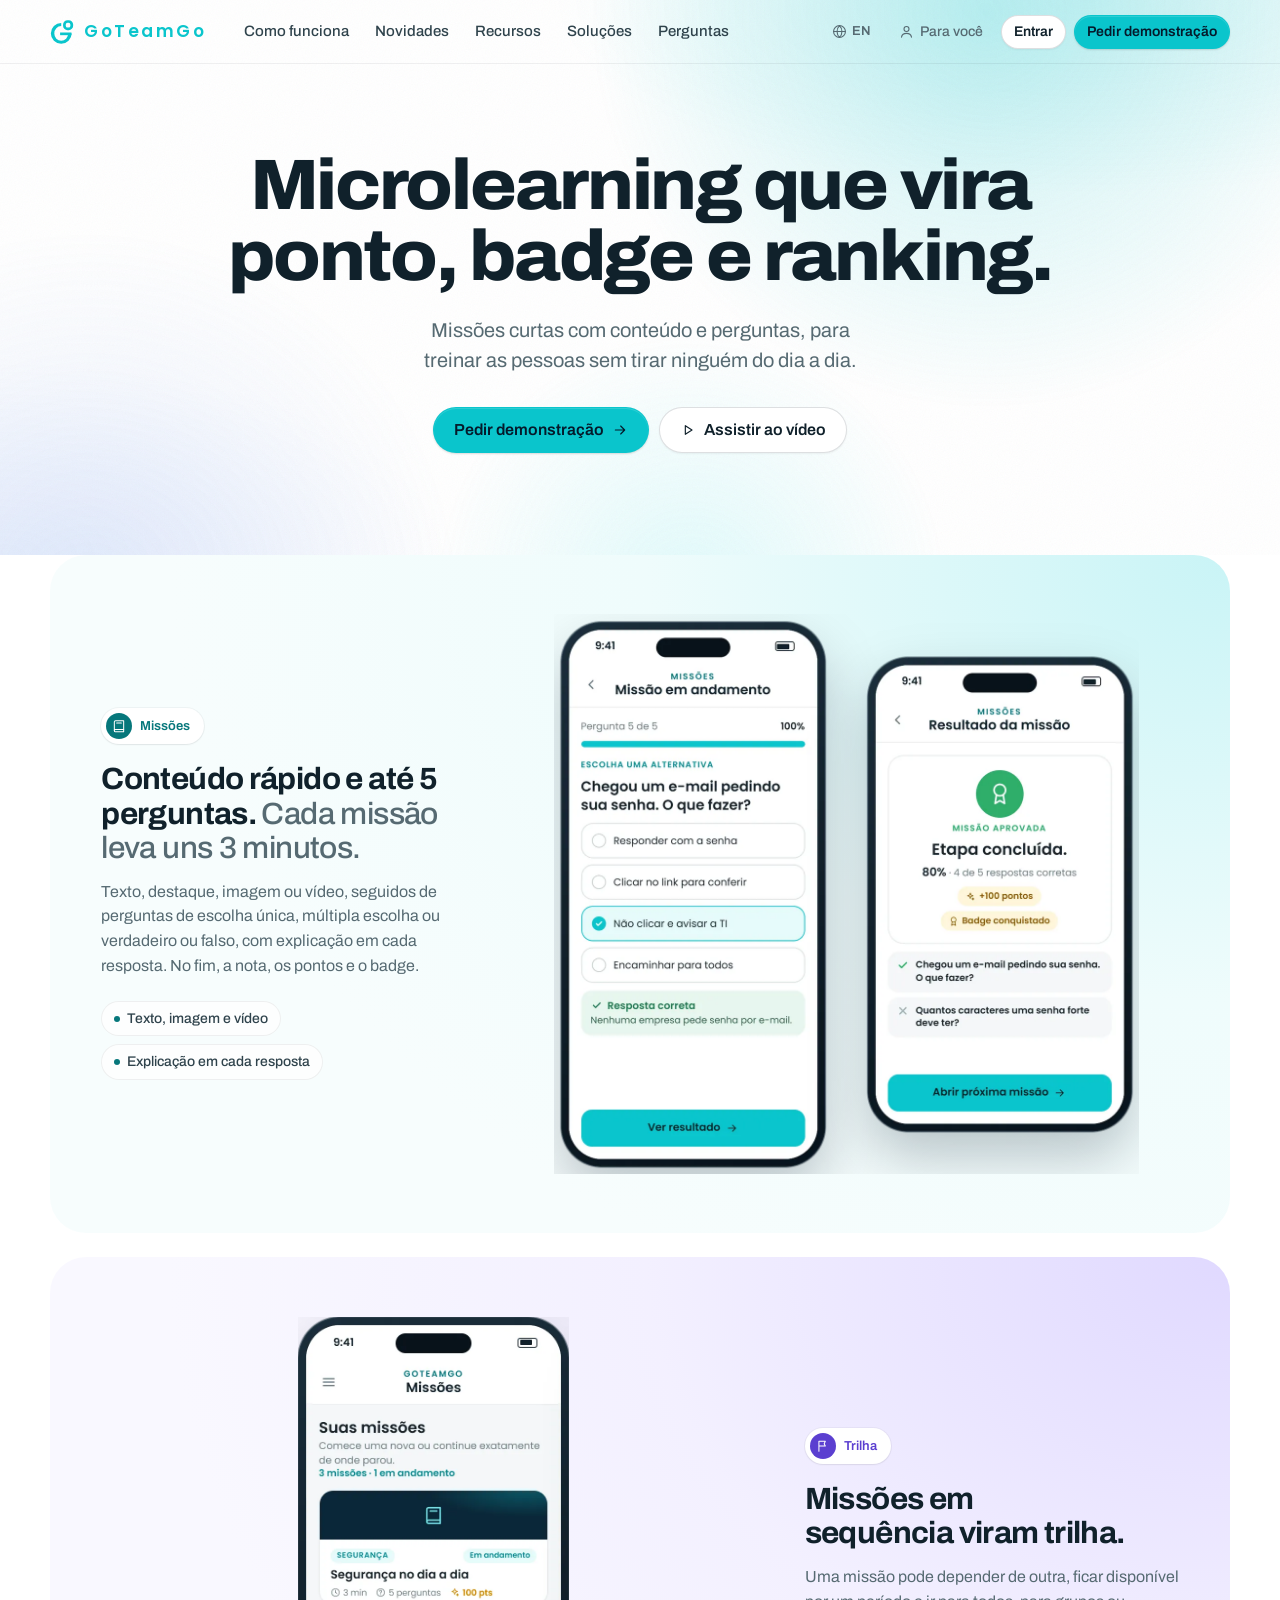
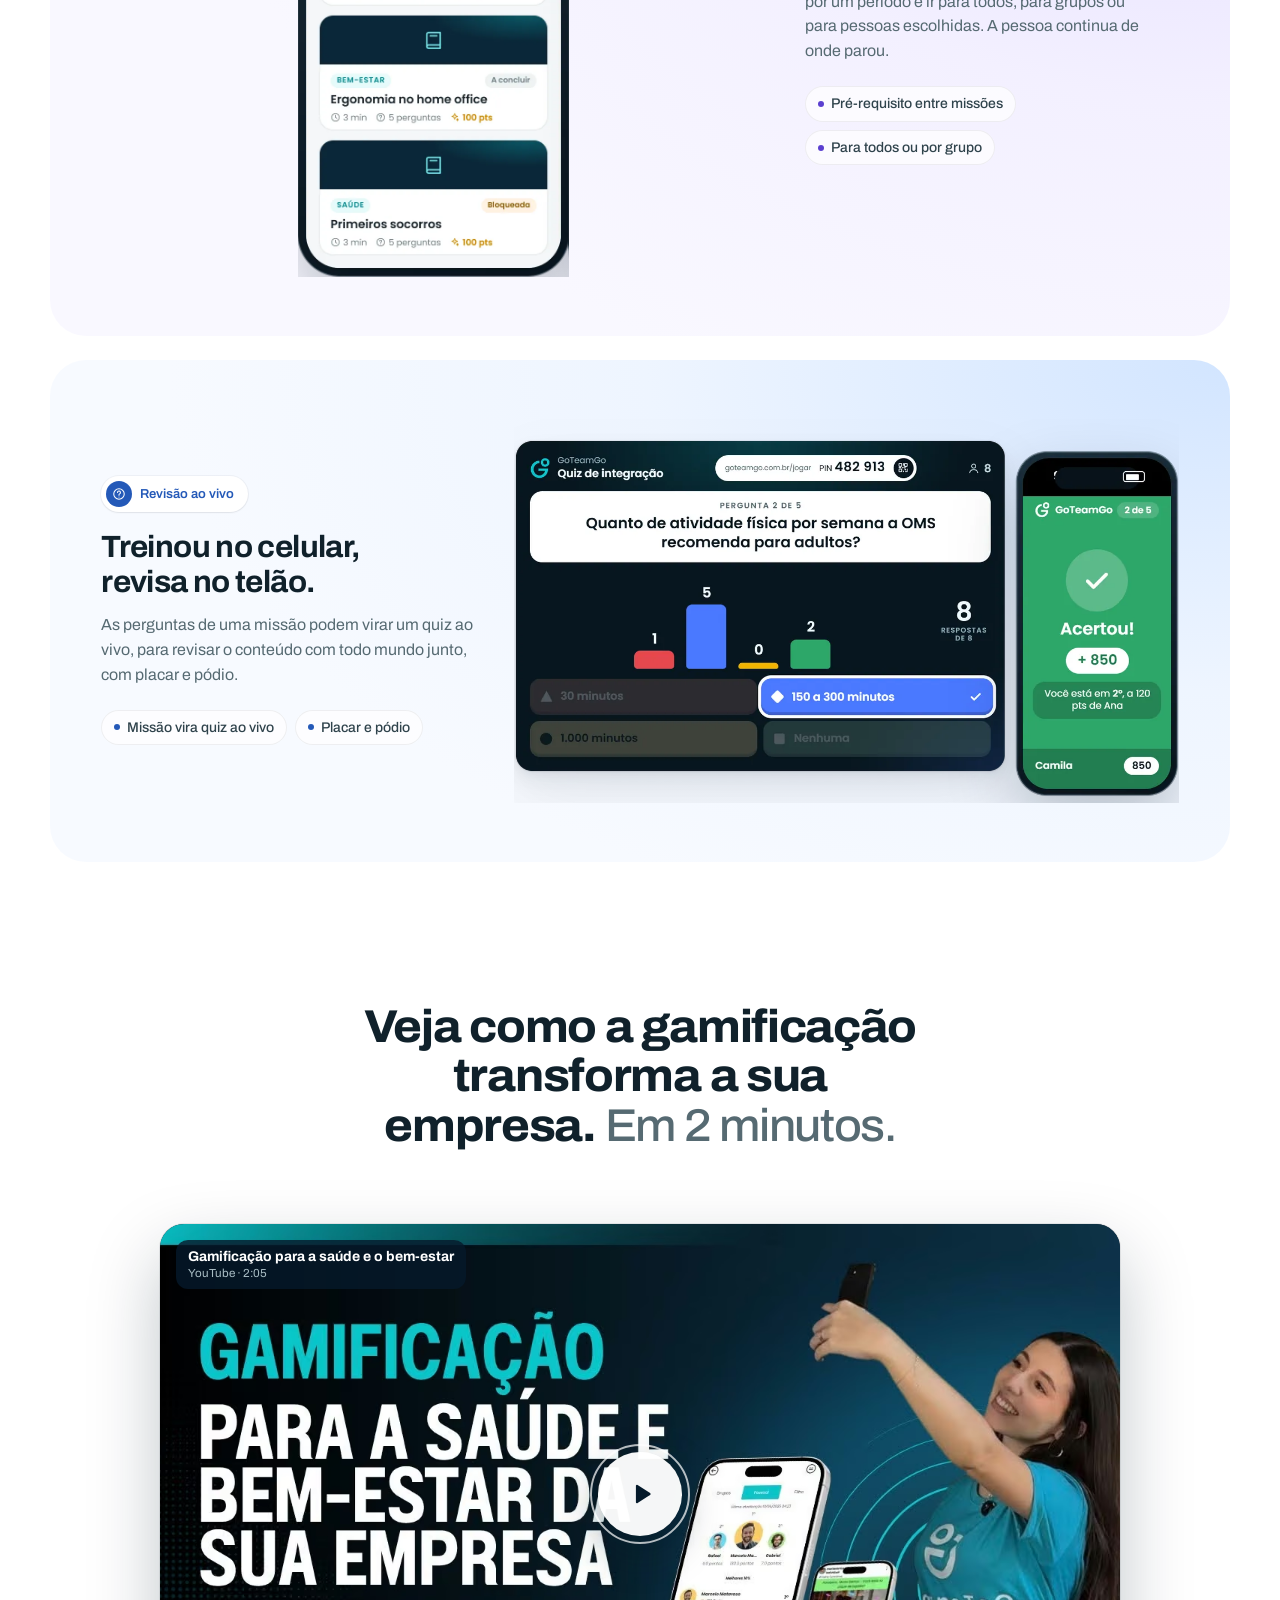
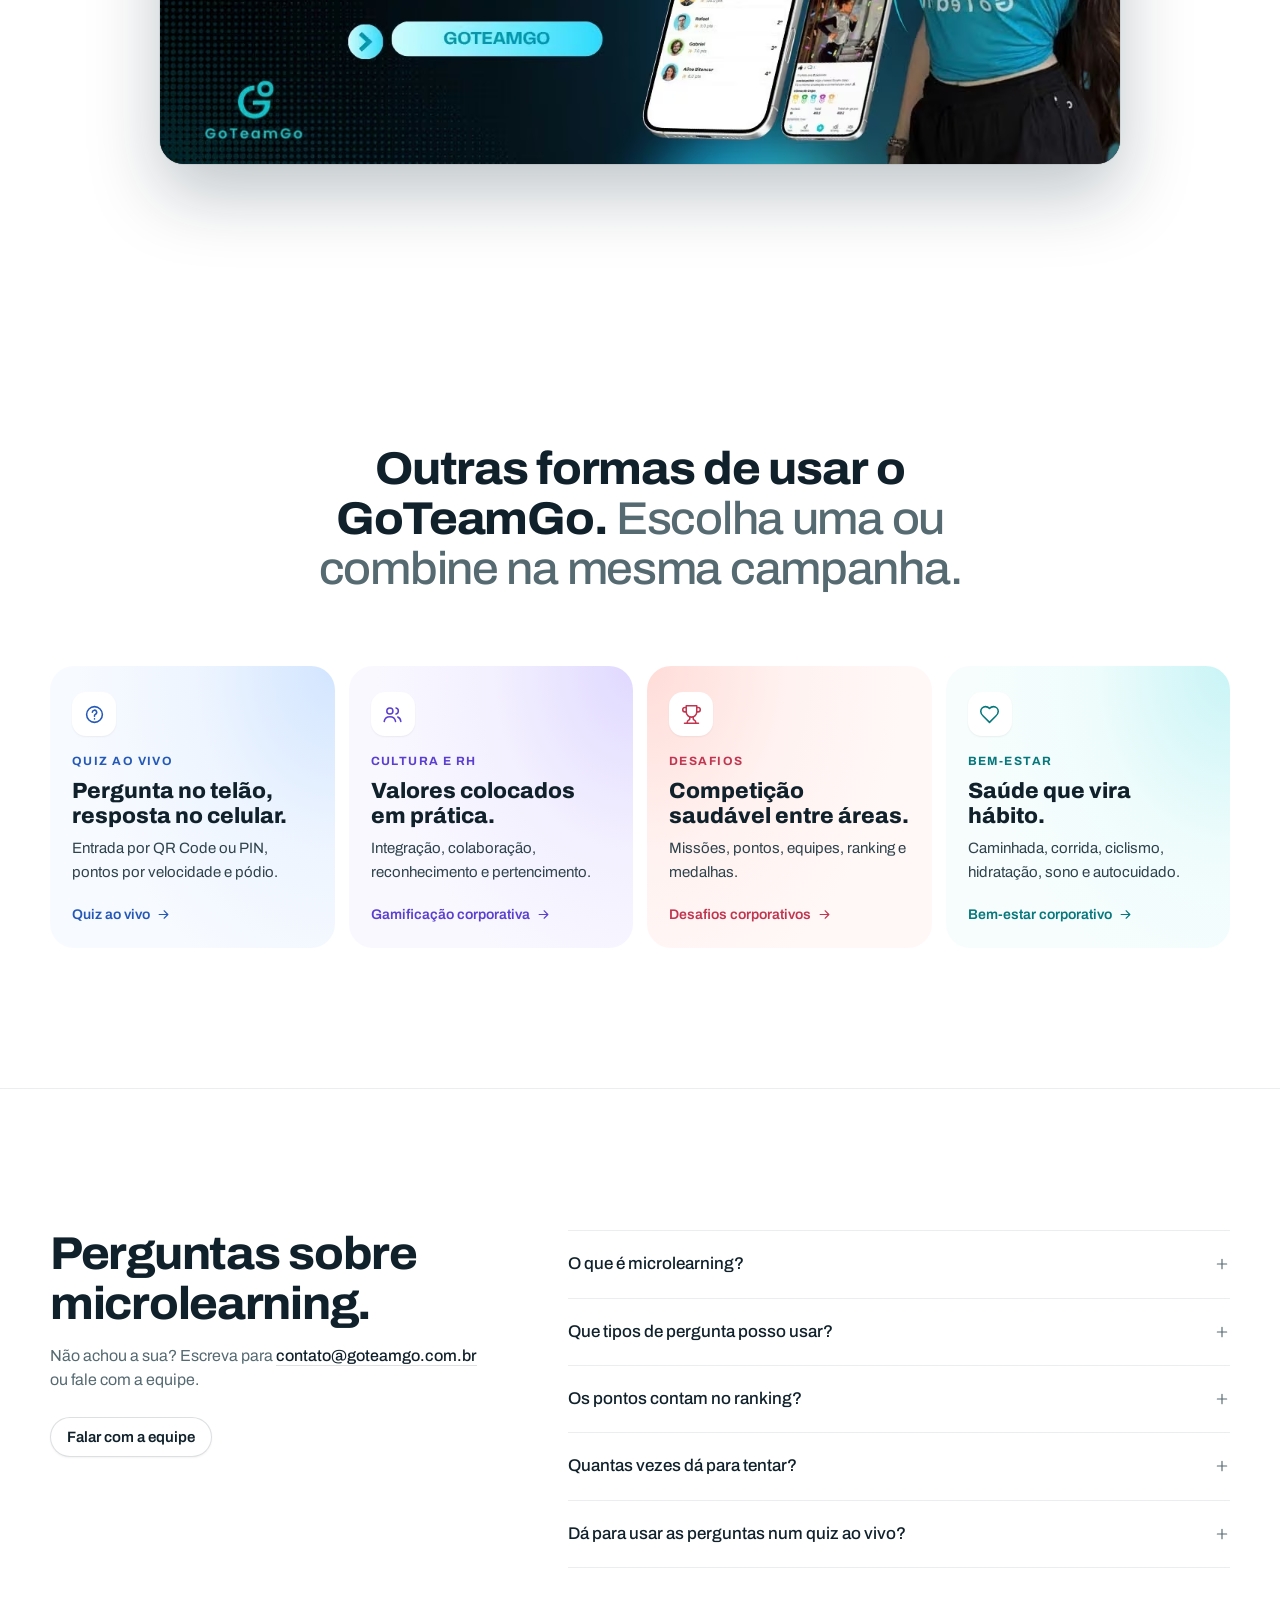
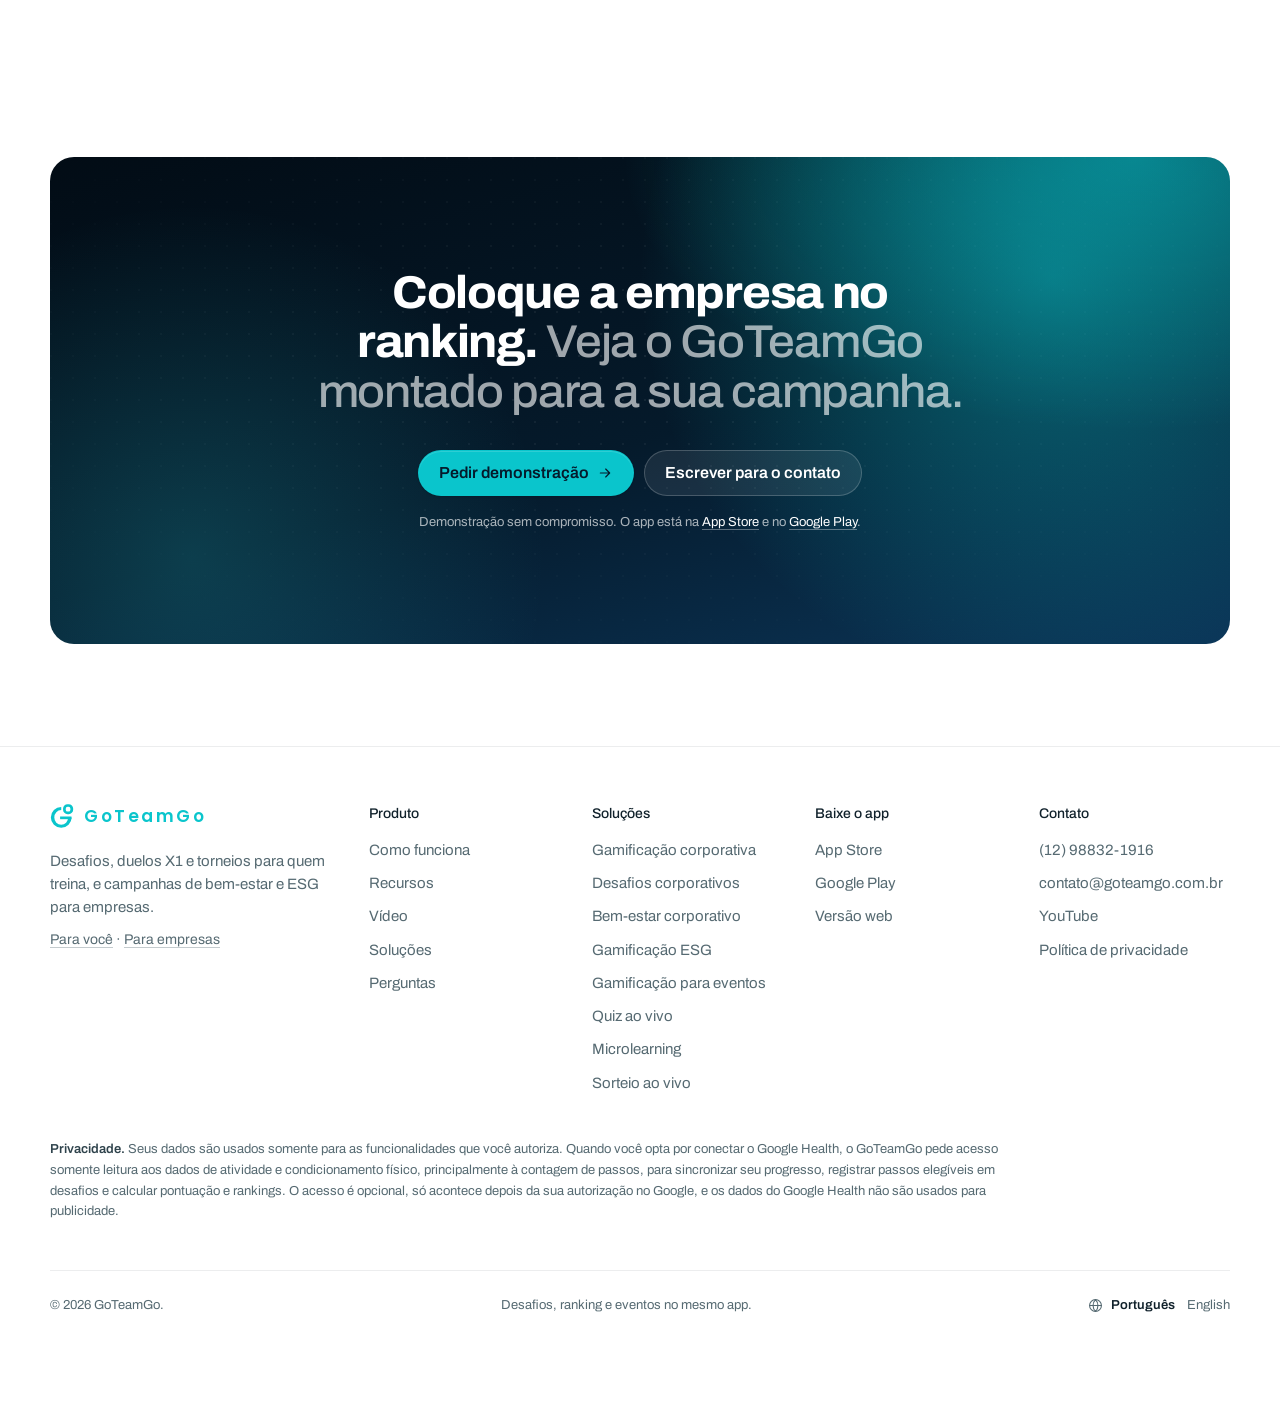
<file: microlearning/index.html>
<!doctype html> <html lang="pt-BR" data-direction="deep" data-hero="light" data-aud="empresa"> <head> <meta charset="utf-8"> <meta name="viewport" content="width=device-width, initial-scale=1"> <title>Microlearning corporativo com missões e pontos | GoTeamGo</title> <meta name="description" content="Missões de microlearning de 3 minutos com conteúdo, até 5 perguntas, nota mínima, pontos no ranking e badges. Treinamento rápido que vira engajamento."> <meta name="robots" content="noindex"> <link rel="canonical" href="https://goteamgo.com.br/microlearning/"> <meta property="og:type" content="website"> <meta property="og:locale" content="pt_BR"> <meta property="og:site_name" content="GoTeamGo"> <meta property="og:title" content="Microlearning corporativo com missões e pontos | GoTeamGo"> <meta property="og:description" content="Missões de microlearning de 3 minutos com conteúdo, até 5 perguntas, nota mínima, pontos no ranking e badges. Treinamento rápido que vira engajamento."> <meta property="og:url" content="https://joao-araujo-appstorm.github.io/goteamgo-landing-preview/microlearning/"> <meta property="og:image" content="https://joao-araujo-appstorm.github.io/goteamgo-landing-preview/img/og/microlearning.jpg"> <meta property="og:image:width" content="1200"> <meta property="og:image:height" content="630"> <meta property="og:image:alt" content="Microlearning que vira ponto, badge e ranking."> <meta name="twitter:card" content="summary_large_image"> <meta name="twitter:title" content="Microlearning corporativo com missões e pontos | GoTeamGo"> <meta name="twitter:description" content="Missões de microlearning de 3 minutos com conteúdo, até 5 perguntas, nota mínima, pontos no ranking e badges. Treinamento rápido que vira engajamento."> <meta name="twitter:image" content="https://joao-araujo-appstorm.github.io/goteamgo-landing-preview/img/og/microlearning.jpg"> <meta name="theme-color" content="#ffffff">  <script>document.documentElement.classList.add('js');</script> <link rel="icon" href="../favicon.svg" type="image/svg+xml"> <link rel="icon" href="../img/favicon-32.png" sizes="32x32" type="image/png"> <link rel="manifest" href="../site.webmanifest"> <link rel="apple-touch-icon" href="../img/apple-touch-icon.png"> <link rel="preload" href="../fonts/archivo.woff2" as="font" type="font/woff2" crossorigin> <link rel="preload" href="../fonts/poppins-400.woff2" as="font" type="font/woff2" crossorigin> <link rel="stylesheet" href="../css/landing.css?v=9613ffd4"> <script defer src="../js/landing.js?v=6a23c4d8"></script> <script type="application/ld+json">
{
"@context": "https://schema.org",
"@graph": [
{
"@type": "WebPage",
"@id": "https://goteamgo.com.br/microlearning/#webpage",
"url": "https://goteamgo.com.br/microlearning/",
"name": "Microlearning corporativo com missões e pontos | GoTeamGo",
"description": "Missões de microlearning de 3 minutos com conteúdo, até 5 perguntas, nota mínima, pontos no ranking e badges. Treinamento rápido que vira engajamento.",
"inLanguage": "pt-BR",
"isPartOf": {
"@id": "https://goteamgo.com.br/#website"
},
"about": {
"@id": "https://goteamgo.com.br/#app"
},
"publisher": {
"@id": "https://goteamgo.com.br/#organization"
},
"primaryImageOfPage": {
"@type": "ImageObject",
"url": "https://goteamgo.com.br/img/og/microlearning.jpg"
}
},
{
"@type": "FAQPage",
"@id": "https://goteamgo.com.br/microlearning/#faq",
"mainEntity": [
{
"@type": "Question",
"name": "O que é microlearning?",
"acceptedAnswer": {
"@type": "Answer",
"text": "É aprender em doses curtas. No GoTeamGo, cada missão tem um conteúdo rápido e até 5 perguntas, e leva poucos minutos."
}
},
{
"@type": "Question",
"name": "Que tipos de pergunta posso usar?",
"acceptedAnswer": {
"@type": "Answer",
"text": "Escolha única, múltipla escolha e verdadeiro ou falso, com imagem e uma explicação em cada pergunta."
}
},
{
"@type": "Question",
"name": "Os pontos contam no ranking?",
"acceptedAnswer": {
"@type": "Answer",
"text": "Podem contar. Você escolhe se os pontos da missão entram no ranking do desafio ou se só aparecem para a pessoa."
}
},
{
"@type": "Question",
"name": "Quantas vezes dá para tentar?",
"acceptedAnswer": {
"@type": "Answer",
"text": "Você define: uma tentativa, um número limitado ou ilimitadas, a nota mínima para aprovar e se vale o melhor resultado ou a última tentativa."
}
},
{
"@type": "Question",
"name": "Dá para usar as perguntas num quiz ao vivo?",
"acceptedAnswer": {
"@type": "Answer",
"text": "Dá. As perguntas de uma missão podem virar um quiz ao vivo no telão."
}
}
]
}
]
}
</script> </head> <body class="page-sub"> <a class="skip" href="#conteudo">Pular para o conteúdo</a> <svg width="0" height="0" style="position:absolute" aria-hidden="true" focusable="false"> <symbol id="logo-mark" viewBox="0 0 340 340"><g fill="currentColor"><path d="M159 43A147 147 0 1 0 306 190H257A98 104.5 0 1 1 159 85.5Z"/><path d="M143 177H304V215H143Z"/><path fill-rule="evenodd" d="M248 2H265A63 63 0 0 1 328 65V81A63 63 0 0 1 265 144H248A63 63 0 0 1 185 81V65A63 63 0 0 1 248 2ZM250 39H262A27 27 0 0 1 289 66V80A27 27 0 0 1 262 107H250A27 27 0 0 1 223 80V66A27 27 0 0 1 250 39Z"/></g></symbol> <symbol id="i-tv" viewBox="0 0 24 24"><rect x="2.5" y="4" width="19" height="13" rx="2"/><path d="M8 21h8M12 17v4"/></symbol> <symbol id="i-grid" viewBox="0 0 24 24"><rect x="3.5" y="3.5" width="7" height="7" rx="1.5"/><rect x="13.5" y="3.5" width="7" height="7" rx="1.5"/><rect x="3.5" y="13.5" width="7" height="7" rx="1.5"/><rect x="13.5" y="13.5" width="7" height="7" rx="1.5"/></symbol> <symbol id="i-gift" viewBox="0 0 24 24"><rect x="3" y="8" width="18" height="4" rx="1"/><path d="M12 8v13M19 12v7a2 2 0 0 1-2 2H7a2 2 0 0 1-2-2v-7"/><path d="M7.5 8a2.5 2.5 0 0 1 0-5C10 3 12 8 12 8s2-5 4.5-5a2.5 2.5 0 0 1 0 5"/></symbol> <symbol id="i-flame" viewBox="0 0 24 24"><path d="M8.5 14.5A2.5 2.5 0 0 0 11 12c0-1.4-.5-2-1-3-1.1-2.1-.2-4 2-6 .5 2.5 2 4.9 4 6.5 2 1.6 3 3.5 3 5.5a7 7 0 1 1-14 0c0-1.2.4-2.3 1-3a2.5 2.5 0 0 0 2.5 2.5z"/></symbol> <symbol id="i-users" viewBox="0 0 24 24"><circle cx="9" cy="8" r="3.5"/><path d="M2.5 20c.6-3.4 3.3-5.5 6.5-5.5s5.9 2.1 6.5 5.5"/><path d="M16 4.6a3.5 3.5 0 0 1 0 6.8M18 14.8c1.9.7 3.2 2.4 3.5 5.2"/></symbol> <symbol id="i-trophy" viewBox="0 0 24 24"><path d="M6 9H4.5a2.5 2.5 0 0 1 0-5H6M18 9h1.5a2.5 2.5 0 0 0 0-5H18M4 22h16"/><path d="M10 14.7V17c0 .6-.5 1-1 1.2C7.9 18.8 7 20.2 7 22M14 14.7V17c0 .6.5 1 1 1.2 1.1.6 2 2 2 3.8"/><path d="M18 2H6v7a6 6 0 0 0 12 0z"/></symbol> <symbol id="i-wallet" viewBox="0 0 24 24"><rect x="3" y="6" width="18" height="14" rx="2"/><path d="M3 10h18M16 15h2"/></symbol> <symbol id="i-chart" viewBox="0 0 24 24"><path d="M18 20V10M12 20V4M6 20v-6"/></symbol> <symbol id="i-bell" viewBox="0 0 24 24"><path d="M6 16v-5a6 6 0 1 1 12 0v5l1.5 2h-15z"/><path d="M10 21h4"/></symbol> <symbol id="i-rocket" viewBox="0 0 24 24"><path d="M4.5 16.5c-1.5 1.3-2 5-2 5s3.7-.5 5-2c.7-.8.7-2.1-.1-2.9a2.2 2.2 0 0 0-2.9-.1z"/><path d="m12 15-3-3a22 22 0 0 1 2-4A12.9 12.9 0 0 1 22 2c0 2.7-.8 7.5-6 11a22.4 22.4 0 0 1-4 2z"/><path d="M9 12H4s.6-3 2-4c1.6-1.1 5 0 5 0M12 15v5s3-.6 4-2c1.1-1.6 0-5 0-5"/></symbol> <symbol id="i-layers" viewBox="0 0 24 24"><path d="m12 3 9 5-9 5-9-5z"/><path d="m3 13 9 5 9-5"/></symbol> <symbol id="i-sparkle" viewBox="0 0 24 24"><path d="M12 3l1.8 4.9L19 9.7l-5.2 1.8L12 16.5l-1.8-5L5 9.7l5.2-1.8z"/><path d="M18.5 15l.7 1.8 1.8.7-1.8.7-.7 1.8-.7-1.8-1.8-.7 1.8-.7z"/></symbol> <symbol id="i-search" viewBox="0 0 24 24"><circle cx="11" cy="11" r="7"/><path d="m20 20-3.5-3.5"/></symbol> <symbol id="i-plus" viewBox="0 0 24 24"><path d="M12 5v14M5 12h14"/></symbol> <symbol id="i-check" viewBox="0 0 24 24"><path d="m5 12.5 4.5 4.5L19 7.5"/></symbol> <symbol id="i-close" viewBox="0 0 24 24"><path d="M6 6l12 12M18 6 6 18"/></symbol> <symbol id="i-arrow" viewBox="0 0 24 24"><path d="M5 12h14M13 6l6 6-6 6"/></symbol> <symbol id="i-chevron" viewBox="0 0 24 24"><path d="m7 10 5 5 5-5"/></symbol> <symbol id="i-back" viewBox="0 0 24 24"><path d="m15 18-6-6 6-6"/></symbol> <symbol id="i-download" viewBox="0 0 24 24"><path d="M12 4v11M7 10l5 5 5-5M5 20h14"/></symbol> <symbol id="i-file" viewBox="0 0 24 24"><path d="M14 3H7a2 2 0 0 0-2 2v14a2 2 0 0 0 2 2h10a2 2 0 0 0 2-2V8z"/><path d="M14 3v5h5M9 13h6M9 17h4"/></symbol> <symbol id="i-mail" viewBox="0 0 24 24"><rect x="3" y="5" width="18" height="14" rx="2"/><path d="m4 7 8 6 8-6"/></symbol> <symbol id="i-key" viewBox="0 0 24 24"><rect x="5" y="11" width="14" height="10" rx="2"/><path d="M8 11V8a4 4 0 0 1 8 0v3"/></symbol> <symbol id="i-menu" viewBox="0 0 24 24"><path d="M4 7h16M4 12h16M4 17h16"/></symbol> <symbol id="i-pin" viewBox="0 0 24 24"><path d="M12 21s7-6.2 7-11.5A7 7 0 0 0 5 9.5C5 14.8 12 21 12 21z"/><circle cx="12" cy="9.5" r="2.5"/></symbol> <symbol id="i-clock" viewBox="0 0 24 24"><circle cx="12" cy="12" r="9"/><path d="M12 7v5l3 2"/></symbol> <symbol id="i-activity" viewBox="0 0 24 24"><path d="M22 12h-4l-3 9L9 3l-3 9H2"/></symbol> <symbol id="i-camera" viewBox="0 0 24 24"><path d="M14.5 4h-5L7 7H4a2 2 0 0 0-2 2v9a2 2 0 0 0 2 2h16a2 2 0 0 0 2-2V9a2 2 0 0 0-2-2h-3z"/><circle cx="12" cy="13" r="3"/></symbol> <symbol id="i-award" viewBox="0 0 24 24"><circle cx="12" cy="8" r="6"/><path d="M15.5 12.9 17 22l-5-3-5 3 1.5-9.1"/></symbol> <symbol id="i-leaf" viewBox="0 0 24 24"><path d="M11 20A7 7 0 0 1 9.8 6.1C15.5 5 17 4.5 19 2c1 2 2 4.2 2 8 0 5.5-4.8 10-10 10z"/><path d="M2 21c0-3 1.9-5.4 5.1-6C9.5 14.5 12 13 13 12"/></symbol> <symbol id="i-heart" viewBox="0 0 24 24"><path d="M19 14c1.5-1.5 3-3.2 3-5.5A5.5 5.5 0 0 0 16.5 3c-1.8 0-3 .5-4.5 2-1.5-1.5-2.7-2-4.5-2A5.5 5.5 0 0 0 2 8.5c0 2.3 1.5 4 3 5.5l7 7z"/></symbol> <symbol id="i-message" viewBox="0 0 24 24"><path d="M7.9 20A9 9 0 1 0 4 16.1L2 22z"/></symbol> <symbol id="i-phone" viewBox="0 0 24 24"><rect x="5" y="2" width="14" height="20" rx="2.5"/><path d="M11 18h2"/></symbol> <symbol id="i-qr" viewBox="0 0 24 24"><rect x="3" y="3" width="6" height="6" rx="1"/><rect x="15" y="3" width="6" height="6" rx="1"/><rect x="3" y="15" width="6" height="6" rx="1"/><path d="M15 15h2v2M21 15v6h-4M13 3v4M13 11h4M3 12h4M11 11v2M13 19v2"/></symbol> <symbol id="i-sliders" viewBox="0 0 24 24"><path d="M21 4h-7M10 4H3M21 12h-9M8 12H3M21 20h-5M12 20H3M14 2v4M8 10v4M16 18v4"/></symbol> <symbol id="i-megaphone" viewBox="0 0 24 24"><path d="m3 11 18-5v12L3 14z"/><path d="M11.6 16.8a3 3 0 1 1-5.8-1.6"/></symbol> <symbol id="i-steps" viewBox="0 0 24 24"><path d="M4 16v-2.4C4 11.5 3 10.5 3 8c0-2.7 1.5-6 4.5-6C9.4 2 10 3.8 10 5.5c0 3.1-2 5.7-2 8.7V16a2 2 0 1 1-4 0zM20 20v-2.4c0-2.1 1-3.1 1-5.6 0-2.7-1.5-6-4.5-6C14.6 6 14 7.8 14 9.5c0 3.1 2 5.7 2 8.7V20a2 2 0 1 0 4 0z"/></symbol> <symbol id="i-dots" viewBox="0 0 24 24"><circle cx="12" cy="5" r="1"/><circle cx="12" cy="12" r="1"/><circle cx="12" cy="19" r="1"/></symbol> <symbol id="i-pause" viewBox="0 0 24 24"><rect x="6.5" y="5" width="3.5" height="14" rx="1"/><rect x="14" y="5" width="3.5" height="14" rx="1"/></symbol> <symbol id="i-play" viewBox="0 0 24 24"><path d="M8 5.5v13l10-6.5z"/></symbol> <symbol id="i-bolt" viewBox="0 0 24 24"><path d="M13 2 4 14h7l-1 8 9-12h-7z"/></symbol> <symbol id="i-arrow-left" viewBox="0 0 24 24"><path d="M19 12H5M11 6l-6 6 6 6"/></symbol> <symbol id="i-briefcase" viewBox="0 0 24 24"><rect x="3" y="7" width="18" height="13" rx="2"/><path d="M8 7V5a2 2 0 0 1 2-2h4a2 2 0 0 1 2 2v2M3 13h18"/></symbol> <symbol id="i-globe" viewBox="0 0 24 24"><circle cx="12" cy="12" r="9.5"/><path d="M2.5 12h19M12 2.5c2.6 2.6 3.9 5.8 3.9 9.5s-1.3 6.9-3.9 9.5c-2.6-2.6-3.9-5.8-3.9-9.5S9.4 5.1 12 2.5z"/></symbol><symbol id="i-user" viewBox="0 0 24 24"><circle cx="12" cy="8" r="4"/><path d="M4 21c.8-4 4-6 8-6s7.2 2 8 6"/></symbol> <symbol id="i-list" viewBox="0 0 24 24"><path d="M9 6h11M9 12h11M9 18h11M4.5 6h.01M4.5 12h.01M4.5 18h.01"/></symbol> <symbol id="i-refresh" viewBox="0 0 24 24"><path d="M20 11a8 8 0 1 0-2.3 5.7M20 4v7h-7"/></symbol> <symbol id="i-flag" viewBox="0 0 24 24"><path d="M5 21V4M5 4h11l-2 4 2 4H5"/></symbol> <symbol id="i-shield" viewBox="0 0 24 24"><path d="M12 3 5 6v5c0 4.6 3 8.3 7 10 4-1.7 7-5.4 7-10V6z"/><path d="m9 12 2 2 4-4"/></symbol> <symbol id="i-send" viewBox="0 0 24 24"><path d="M22 2 11 13M22 2l-7 20-4-9-9-4z"/></symbol> <symbol id="i-copy" viewBox="0 0 24 24"><rect x="9" y="9" width="12" height="12" rx="2"/><path d="M5 15H4a2 2 0 0 1-2-2V4a2 2 0 0 1 2-2h9a2 2 0 0 1 2 2v1"/></symbol> <symbol id="i-bike" viewBox="0 0 24 24"><circle cx="5.5" cy="17" r="3.5"/><circle cx="18.5" cy="17" r="3.5"/><path d="M5.5 17 9 9h6l3.5 8M9 9 8 6.5H6M12 17l3-8M15 9l-1-2.5h2"/></symbol> <symbol id="i-dumbbell" viewBox="0 0 24 24"><path d="M7 6v12M17 6v12M4 9v6M20 9v6M7 12h10"/></symbol> <symbol id="i-crown" viewBox="0 0 24 24"><path d="M3 8l4.5 4L12 5l4.5 7L21 8l-2 10H5z"/></symbol> <symbol id="i-quiz" viewBox="0 0 24 24"><circle cx="12" cy="12" r="9"/><path d="M9.5 9.5a2.5 2.5 0 1 1 3.5 2.3c-.6.3-1 .8-1 1.5v.7M12 17h.01"/></symbol> <symbol id="i-book" viewBox="0 0 24 24"><path d="M4 5a2 2 0 0 1 2-2h14v15H6a2 2 0 0 0-2 2z"/><path d="M4 20a2 2 0 0 0 2 2h14v-4M8 7h8"/></symbol> <symbol id="i-card" viewBox="0 0 24 24"><rect x="2.5" y="5" width="19" height="14" rx="2"/><path d="M2.5 10h19M6 15h4"/></symbol> </svg> <header class="nav" data-nav> <div class="container nav__inner"> <a class="brand" href="../#topo" aria-label="GoTeamGo, início"> <svg class="brand__mark" aria-hidden="true"><use href="#logo-mark"/></svg>GoTeamGo
</a> <nav class="nav__links" aria-label="Principal"> <a href="../#posts" data-for="empresa">Como funciona</a> <a href="../#produto" data-for="voce">Como funciona</a> <a href="../#jogo" data-for="voce">Gamificação</a> <a href="../#social" data-for="voce">Social</a> <a href="../#novidades" data-for="empresa">Novidades</a> <a href="../#recursos" data-for="empresa">Recursos</a> <a href="../#solucoes" data-for="empresa">Soluções</a> <a href="../#perguntas">Perguntas</a> </nav> <div class="nav__actions"> <a class="nav__lang" href="../en/" lang="en" aria-label="English version" data-lang-link><svg class="i" aria-hidden="true"><use href="#i-globe"/></svg>EN</a> <a class="nav__aud" href="../" data-for="voce"><svg class="i" aria-hidden="true"><use href="#i-briefcase"/></svg>Para empresas</a> <a class="nav__aud" href="../para-voce/" data-for="empresa"><svg class="i" aria-hidden="true"><use href="#i-user"/></svg>Para você</a> <a class="btn btn--secondary btn--sm nav__login" href="https://app.goteamgo.com.br/">Entrar</a> <a class="btn btn--primary btn--sm" href="https://app.goteamgo.com.br/register/" data-track="cta-nav-conta" data-for="voce"><span class="lbl-long">Criar conta grátis</span><span class="lbl-short">Criar conta</span><span class="lbl-tiny">Criar conta</span></a> <a class="btn btn--primary btn--sm" href="https://wa.me/5512988321916?text=Ol%C3%A1%2C%20quero%20ver%20uma%20demonstra%C3%A7%C3%A3o%20do%20GoTeamGo%20para%20a%20minha%20empresa." target="_blank" rel="noopener" data-track="cta-nav" data-for="empresa"><span class="lbl-long">Pedir demonstração</span><span class="lbl-short">Demonstração</span><span class="lbl-tiny">Agendar</span></a> <button class="nav__toggle" type="button" aria-expanded="false" aria-controls="menu-mobile" aria-label="Abrir menu" data-nav-toggle> <span class="burger" aria-hidden="true"><i></i><i></i></span> </button> </div> </div> <div class="nav__mobile" id="menu-mobile" hidden> <nav class="m-menu" aria-label="Menu"> <a class="m-link" href="../#posts" style="--i:0" data-for="empresa"><span>Como funciona</span><svg class="i" aria-hidden="true"><use href="#i-arrow"/></svg></a> <a class="m-link" href="../#produto" style="--i:0" data-for="voce"><span>Como funciona</span><svg class="i" aria-hidden="true"><use href="#i-arrow"/></svg></a> <a class="m-link" href="../#jogo" style="--i:1" data-for="voce"><span>Gamificação</span><svg class="i" aria-hidden="true"><use href="#i-arrow"/></svg></a> <a class="m-link" href="../#social" style="--i:2" data-for="voce"><span>Social</span><svg class="i" aria-hidden="true"><use href="#i-arrow"/></svg></a> <a class="m-link" href="../#novidades" style="--i:1" data-for="empresa"><span>Novidades</span><svg class="i" aria-hidden="true"><use href="#i-arrow"/></svg></a> <a class="m-link" href="../#recursos" style="--i:1" data-for="empresa"><span>Recursos</span><svg class="i" aria-hidden="true"><use href="#i-arrow"/></svg></a> <a class="m-link" href="../#solucoes" style="--i:2" data-for="empresa"><span>Soluções</span><svg class="i" aria-hidden="true"><use href="#i-arrow"/></svg></a> <a class="m-link" href="../#perguntas" style="--i:3"><span>Perguntas</span><svg class="i" aria-hidden="true"><use href="#i-arrow"/></svg></a> </nav> <div class="m-foot" style="--i:4"> <a class="btn btn--primary btn--lg" href="https://app.goteamgo.com.br/register/" data-track="cta-nav-mobile-conta" data-for="voce">Criar minha conta grátis <svg class="i i-arrow" aria-hidden="true"><use href="#i-arrow"/></svg></a> <a class="btn btn--primary btn--lg" href="https://wa.me/5512988321916?text=Ol%C3%A1%2C%20quero%20ver%20uma%20demonstra%C3%A7%C3%A3o%20do%20GoTeamGo%20para%20a%20minha%20empresa." target="_blank" rel="noopener" data-track="cta-nav-mobile" data-for="empresa">Pedir demonstração <svg class="i i-arrow" aria-hidden="true"><use href="#i-arrow"/></svg></a> <a class="btn btn--secondary btn--lg" href="https://app.goteamgo.com.br/">Entrar</a> <a class="m-aud" href="../" data-for="voce"><svg class="i" aria-hidden="true"><use href="#i-briefcase"/></svg>Tem uma empresa? Ver a versão para empresas</a> <a class="m-aud" href="../para-voce/" data-for="empresa"><svg class="i" aria-hidden="true"><use href="#i-user"/></svg>Ver a versão para você</a> <a class="m-aud" href="../en/" lang="en" data-lang-link><svg class="i" aria-hidden="true"><use href="#i-globe"/></svg>English version</a> <p class="m-stores">Baixe o app: <a href="https://apps.apple.com/br/app/goteamgo/id6756112455" target="_blank" rel="noopener">App Store</a> · <a href="https://play.google.com/store/apps/details?id=br.com.goteamgo.app.twa" target="_blank" rel="noopener">Google Play</a></p> </div> </div> </header> <main id="conteudo"> <section class="hero hero--sub" id="topo" aria-labelledby="hero-title"> <div class="hero__bg" aria-hidden="true"><div class="hero__aurora"><i></i><i></i><i></i></div><div class="hero__noise"></div></div> <div class="container hero__inner"> <h1 class="display hero__title" id="hero-title">Microlearning que vira ponto, badge e ranking.</h1> <p class="lead hero__lead">Missões curtas com conteúdo e perguntas, para treinar as pessoas sem tirar ninguém do dia a dia.</p> <div class="hero__ctas"> <a class="btn btn--primary btn--lg" href="https://wa.me/5512988321916?text=Ol%C3%A1%2C%20quero%20ver%20uma%20demonstra%C3%A7%C3%A3o%20do%20GoTeamGo%20para%20a%20minha%20empresa." target="_blank" rel="noopener" data-track="cta-microlearning-hero">Pedir demonstração <svg class="i i-arrow" aria-hidden="true"><use href="#i-arrow"/></svg></a> <a class="btn btn--secondary btn--lg" href="#video"><svg class="i" aria-hidden="true"><use href="#i-play"/></svg>Assistir ao vídeo</a> </div> </div> </section> <section class="section section--flush sub-panels" aria-label="Como funciona"> <div class="container"> <div class="tour tour--feats"> <div class="tour__chapters"> <article class="chapter feat feat--teal"> <div class="chapter__head"> <span class="feat__eyebrow"><i><svg class="i" aria-hidden="true"><use href="#i-book"/></svg></i>Missões</span> <h2 class="h3" data-words>Conteúdo rápido e até 5 perguntas. <span class="soft">Cada missão leva uns 3 minutos.</span></h2> <p class="body">Texto, destaque, imagem ou vídeo, seguidos de perguntas de escolha única, múltipla escolha ou verdadeiro ou falso, com explicação em cada resposta. No fim, a nota, os pontos e o badge.</p> <ul class="feat__chips"><li>Texto, imagem e vídeo</li><li>Explicação em cada resposta</li></ul> </div> <div class="chapter__stage sub-shot"><img src="../img/sol/missao.webp" width="1200" height="1148" alt="Missão de microlearning no app GoTeamGo: a última pergunta respondida e o resultado com 80% de acertos, mais 100 pontos e o badge" loading="lazy" decoding="async"></div> </article> <article class="chapter feat feat--violet"> <div class="chapter__head"> <span class="feat__eyebrow"><i><svg class="i" aria-hidden="true"><use href="#i-flag"/></svg></i>Trilha</span> <h2 class="h3" data-words>Missões em sequência viram trilha.</h2> <p class="body">Uma missão pode depender de outra, ficar disponível por um período e ir para todos, para grupos ou para pessoas escolhidas. A pessoa continua de onde parou.</p> <ul class="feat__chips"><li>Pré-requisito entre missões</li><li>Para todos ou por grupo</li></ul> </div> <div class="chapter__stage sub-shot"><img src="../img/sol/missoes-lista.webp" width="600" height="1238" alt="Lista Suas missões no app GoTeamGo com uma missão em andamento, uma a concluir e uma bloqueada por pré-requisito" loading="lazy" decoding="async"></div> </article> <article class="chapter feat feat--sky"> <div class="chapter__head"> <span class="feat__eyebrow"><i><svg class="i" aria-hidden="true"><use href="#i-quiz"/></svg></i>Revisão ao vivo</span> <h2 class="h3" data-words>Treinou no celular, revisa no telão.</h2> <p class="body">As perguntas de uma missão podem virar um quiz ao vivo, para revisar o conteúdo com todo mundo junto, com placar e pódio.</p> <ul class="feat__chips"><li>Missão vira quiz ao vivo</li><li>Placar e pódio</li></ul> </div> <div class="chapter__stage sub-shot"><img src="../img/sol/quiz.webp" width="1200" height="692" alt="Quiz ao vivo do GoTeamGo no telão com a pergunta e o gráfico de respostas, e o celular de quem acertou" loading="lazy" decoding="async"></div> </article> </div> </div> </div> </section> <section class="section vd" id="video" aria-labelledby="vd-title" data-for="empresa"> <div class="container"> <div class="section-head section-head--center"> <h2 class="h2" id="vd-title" data-words>Veja como a gamificação transforma a sua empresa. <span class="soft">Em 2 minutos.</span></h2> </div> <div class="vd-frame" data-reveal> <a class="vd-play" href="https://www.youtube.com/watch?v=f2aAVMGqOxg" target="_blank" rel="noopener" data-video="f2aAVMGqOxg" aria-label="Assistir ao vídeo Veja como a gamificação pode transformar a sua empresa, 2 minutos e 5 segundos"> <picture><source srcset="../img/video-capa.avif" type="image/avif"><img src="../img/video-capa.webp" width="1280" height="720" alt="" loading="lazy" decoding="async"></picture> <span class="vd-btn" aria-hidden="true"><svg class="i" aria-hidden="true"><use href="#i-play"/></svg></span> <span class="vd-cap" aria-hidden="true"><b>Gamificação para a saúde e o bem-estar</b><small>YouTube · 2:05</small></span> </a> </div> </div> </section> <section class="section sol" aria-labelledby="sol-title"> <div class="container"> <div class="section-head section-head--center"> <h2 class="h2" id="sol-title" data-words>Outras formas de usar o GoTeamGo. <span class="soft">Escolha uma ou combine na mesma campanha.</span></h2> </div> <div class="sol-grid" data-reveal> <a class="sol-card feat--sky" href="../quiz-ao-vivo/"><span class="sol-ic"><svg class="i" aria-hidden="true"><use href="#i-quiz"/></svg></span><small>Quiz ao vivo</small><b>Pergunta no telão, resposta no celular.</b><span>Entrada por QR Code ou PIN, pontos por velocidade e pódio.</span><em>Quiz ao vivo <svg class="i" aria-hidden="true"><use href="#i-arrow"/></svg></em></a> <a class="sol-card feat--violet" href="../gamificacao-corporativa/"><span class="sol-ic"><svg class="i" aria-hidden="true"><use href="#i-users"/></svg></span><small>Cultura e RH</small><b>Valores colocados em prática.</b><span>Integração, colaboração, reconhecimento e pertencimento.</span><em>Gamificação corporativa <svg class="i" aria-hidden="true"><use href="#i-arrow"/></svg></em></a> <a class="sol-card feat--coral" href="../desafios-corporativos/"><span class="sol-ic"><svg class="i" aria-hidden="true"><use href="#i-trophy"/></svg></span><small>Desafios</small><b>Competição saudável entre áreas.</b><span>Missões, pontos, equipes, ranking e medalhas.</span><em>Desafios corporativos <svg class="i" aria-hidden="true"><use href="#i-arrow"/></svg></em></a> <a class="sol-card feat--teal" href="../bem-estar-corporativo/"><span class="sol-ic"><svg class="i" aria-hidden="true"><use href="#i-heart"/></svg></span><small>Bem-estar</small><b>Saúde que vira hábito.</b><span>Caminhada, corrida, ciclismo, hidratação, sono e autocuidado.</span><em>Bem-estar corporativo <svg class="i" aria-hidden="true"><use href="#i-arrow"/></svg></em></a> </div> </div> </section> <section class="section section--line" id="perguntas" aria-label="Perguntas frequentes"> <div class="container faq"> <div class="faq__intro"> <h2 class="h2" data-words>Perguntas sobre microlearning.</h2> <p class="body" data-reveal>Não achou a sua? Escreva para <a class="link" href="mailto:contato@goteamgo.com.br">contato@goteamgo.com.br</a> ou fale com a equipe.</p> <div class="btn-row" data-reveal style="--d:80ms"><a class="btn btn--secondary" href="https://wa.me/5512988321916?text=Ol%C3%A1%2C%20tenho%20uma%20d%C3%BAvida%20sobre%20o%20GoTeamGo." target="_blank" rel="noopener" data-track="cta-microlearning-faq">Falar com a equipe</a></div> </div> <div class="faq__list" data-reveal style="--d:80ms"> <details class="faq__item" name="faq"> <summary>O que é microlearning?<svg class="i" aria-hidden="true"><use href="#i-plus"/></svg></summary> <p class="faq__answer">É aprender em doses curtas. No GoTeamGo, cada missão tem um conteúdo rápido e até 5 perguntas, e leva poucos minutos.</p> </details> <details class="faq__item" name="faq"> <summary>Que tipos de pergunta posso usar?<svg class="i" aria-hidden="true"><use href="#i-plus"/></svg></summary> <p class="faq__answer">Escolha única, múltipla escolha e verdadeiro ou falso, com imagem e uma explicação em cada pergunta.</p> </details> <details class="faq__item" name="faq"> <summary>Os pontos contam no ranking?<svg class="i" aria-hidden="true"><use href="#i-plus"/></svg></summary> <p class="faq__answer">Podem contar. Você escolhe se os pontos da missão entram no ranking do desafio ou se só aparecem para a pessoa.</p> </details> <details class="faq__item" name="faq"> <summary>Quantas vezes dá para tentar?<svg class="i" aria-hidden="true"><use href="#i-plus"/></svg></summary> <p class="faq__answer">Você define: uma tentativa, um número limitado ou ilimitadas, a nota mínima para aprovar e se vale o melhor resultado ou a última tentativa.</p> </details> <details class="faq__item" name="faq"> <summary>Dá para usar as perguntas num quiz ao vivo?<svg class="i" aria-hidden="true"><use href="#i-plus"/></svg></summary> <p class="faq__answer">Dá. As perguntas de uma missão podem virar um quiz ao vivo no telão.</p> </details> </div> </div> </section> <section class="section section--snug-top" id="comecar" aria-label="Comece agora"> <div class="container"> <div class="cta-panel" data-reveal> <div class="cta-panel__aurora" aria-hidden="true"><i></i><i></i></div> <div data-for="empresa"> <h2 class="h2" data-words>Coloque a empresa no ranking. <span class="soft">Veja o GoTeamGo montado para a sua campanha.</span></h2> <div class="btn-row"> <a class="btn btn--primary btn--lg" href="https://wa.me/5512988321916?text=Ol%C3%A1%2C%20quero%20ver%20uma%20demonstra%C3%A7%C3%A3o%20do%20GoTeamGo%20para%20a%20minha%20empresa." target="_blank" rel="noopener" data-track="cta-final">Pedir demonstração <svg class="i i-arrow" aria-hidden="true"><use href="#i-arrow"/></svg></a> <a class="btn btn--secondary btn--lg" href="mailto:contato@goteamgo.com.br?subject=Demonstra%C3%A7%C3%A3o%20do%20GoTeamGo" data-track="cta-final-email">Escrever para o contato</a> </div> <p class="cta-panel__note">Demonstração sem compromisso. O app está na <a href="https://apps.apple.com/br/app/goteamgo/id6756112455" target="_blank" rel="noopener">App Store</a> e no <a href="https://play.google.com/store/apps/details?id=br.com.goteamgo.app.twa" target="_blank" rel="noopener">Google Play</a>.</p> </div> </div> </div> </section> </main> <footer class="footer"> <div class="container"> <div class="footer__grid"> <div class="footer__brand"> <a class="brand" href="../#topo"><svg class="brand__mark" aria-hidden="true"><use href="#logo-mark"/></svg>GoTeamGo</a> <p class="footer__about">Desafios, duelos X1 e torneios para quem treina, e campanhas de bem-estar e ESG para empresas.</p> <p class="footer__aud"><a href="../para-voce/">Para você</a> · <a href="../">Para empresas</a></p> </div> <nav class="footer__col" aria-labelledby="f-produto"> <h2 id="f-produto">Produto</h2> <ul data-for="voce"><li><a href="../#jogo">Gamificação</a></li><li><a href="../#desafios">Desafios abertos</a></li><li><a href="../#social">Social</a></li><li><a href="../#x1">Duelo X1</a></li><li><a href="../#torneio">Torneios</a></li></ul> <ul data-for="empresa"><li><a href="../#posts">Como funciona</a></li><li><a href="../#recursos">Recursos</a></li><li><a href="../#video">Vídeo</a></li><li><a href="../#solucoes">Soluções</a></li><li><a href="../#perguntas">Perguntas</a></li></ul> </nav> <nav class="footer__col" aria-labelledby="f-solucoes" data-for="empresa"> <h2 id="f-solucoes">Soluções</h2> <ul><li><a href="../gamificacao-corporativa/">Gamificação corporativa</a></li><li><a href="../desafios-corporativos/">Desafios corporativos</a></li><li><a href="../bem-estar-corporativo/">Bem-estar corporativo</a></li><li><a href="../gamificacao-esg/">Gamificação ESG</a></li><li><a href="../gamificacao-para-eventos/">Gamificação para eventos</a></li><li><a href="../quiz-ao-vivo/">Quiz ao vivo</a></li><li><a href="../microlearning/">Microlearning</a></li><li><a href="../sorteio-ao-vivo/">Sorteio ao vivo</a></li></ul> </nav> <nav class="footer__col" aria-labelledby="f-app"> <h2 id="f-app">Baixe o app</h2> <ul><li><a href="https://apps.apple.com/br/app/goteamgo/id6756112455" target="_blank" rel="noopener">App Store</a></li><li><a href="https://play.google.com/store/apps/details?id=br.com.goteamgo.app.twa" target="_blank" rel="noopener">Google Play</a></li><li><a href="https://app.goteamgo.com.br/">Versão web</a></li></ul> </nav> <nav class="footer__col" aria-labelledby="f-contato"> <h2 id="f-contato">Contato</h2> <ul><li><a href="https://wa.me/5512988321916?text=Ol%C3%A1%2C%20quero%20ver%20uma%20demonstra%C3%A7%C3%A3o%20do%20GoTeamGo%20para%20a%20minha%20empresa." target="_blank" rel="noopener" data-track="cta-footer">(12) 98832-1916</a></li><li><a href="mailto:contato@goteamgo.com.br">contato@goteamgo.com.br</a></li><li><a href="https://www.youtube.com/@goteamgooficial" target="_blank" rel="noopener">YouTube</a></li><li><a href="https://app.goteamgo.com.br/policy/">Política de privacidade</a></li></ul> </nav> </div> <p class="footer__legal"><b>Privacidade.</b> Seus dados são usados somente para as funcionalidades que você autoriza. Quando você opta por conectar o Google Health, o GoTeamGo pede acesso somente leitura aos dados de atividade e condicionamento físico, principalmente à contagem de passos, para sincronizar seu progresso, registrar passos elegíveis em desafios e calcular pontuação e rankings. O acesso é opcional, só acontece depois da sua autorização no Google, e os dados do Google Health não são usados para publicidade.</p> <div class="footer__bottom"> <span>© 2026 GoTeamGo. <button class="footer__cookies" type="button" data-consent-open hidden>Cookies</button></span> <span>Desafios, ranking e eventos no mesmo app.</span> <span class="footer__lang"><svg class="i" aria-hidden="true"><use href="#i-globe"/></svg><a href="../" aria-current="page">Português</a><a href="../en/" lang="en" data-lang-link>English</a></span> </div> </div> </footer> <div class="consent" role="region" aria-label="Aviso de cookies" data-consent hidden> <p>Usamos cookies para medir as visitas e os anúncios e melhorar o site. <a href="https://app.goteamgo.com.br/policy/">Política de privacidade</a></p> <div class="consent__actions"><button class="btn btn--secondary btn--sm" type="button" data-consent-no>Recusar</button><button class="btn btn--primary btn--sm" type="button" data-consent-yes>Aceitar</button></div> </div> <a class="wa-float" href="https://wa.me/5512988321916?text=Ol%C3%A1%2C%20quero%20saber%20mais%20sobre%20o%20GoTeamGo." target="_blank" rel="noopener" aria-label="Falar com a GoTeamGo no WhatsApp" data-track="whatsapp-flutuante" data-wa><svg viewBox="0 0 24 24" aria-hidden="true"><path d="M17.472 14.382c-.297-.149-1.758-.867-2.03-.967-.273-.099-.471-.148-.67.15-.197.297-.767.966-.94 1.164-.173.199-.347.223-.644.075-.297-.15-1.255-.463-2.39-1.475-.883-.788-1.48-1.761-1.653-2.059-.173-.297-.018-.458.13-.606.134-.133.298-.347.446-.52.149-.174.198-.298.298-.497.099-.198.05-.371-.025-.52-.075-.149-.669-1.612-.916-2.207-.242-.579-.487-.5-.669-.51-.173-.008-.371-.01-.57-.01-.198 0-.52.074-.792.372-.272.297-1.04 1.016-1.04 2.479 0 1.462 1.065 2.875 1.213 3.074.149.198 2.096 3.2 5.077 4.487.709.306 1.262.489 1.694.625.712.227 1.36.195 1.871.118.571-.085 1.758-.719 2.006-1.413.248-.694.248-1.289.173-1.413-.074-.124-.272-.198-.57-.347m-5.421 7.403h-.004a9.87 9.87 0 0 1-5.031-1.378l-.361-.214-3.741.982.998-3.648-.235-.374a9.86 9.86 0 0 1-1.51-5.26c.001-5.45 4.436-9.884 9.888-9.884 2.64 0 5.122 1.03 6.988 2.898a9.825 9.825 0 0 1 2.893 6.994c-.003 5.45-4.437 9.884-9.885 9.884m8.413-18.297A11.815 11.815 0 0 0 12.05 0C5.495 0 .16 5.335.157 11.892c0 2.096.547 4.142 1.588 5.945L.057 24l6.305-1.654a11.882 11.882 0 0 0 5.683 1.448h.005c6.554 0 11.89-5.335 11.893-11.893a11.821 11.821 0 0 0-3.48-8.413z"/></svg></a> </body> </html>
</file>
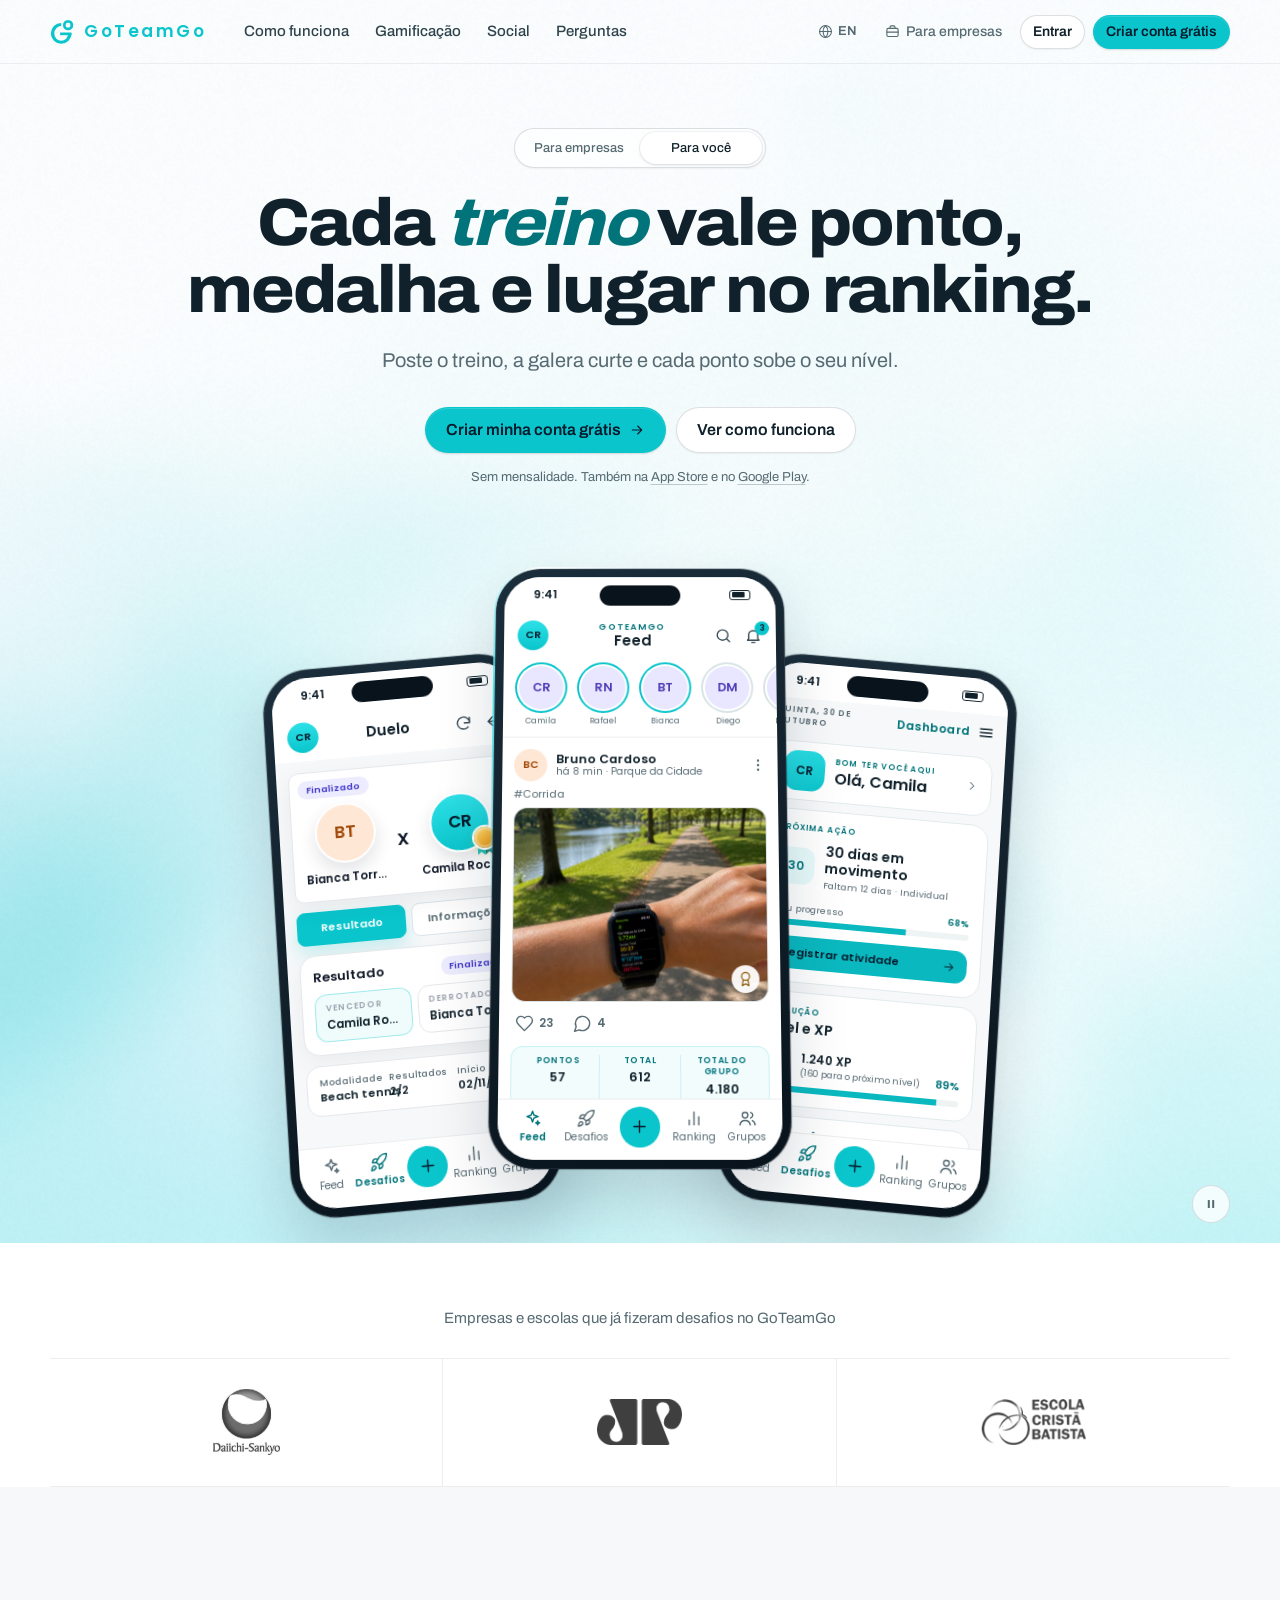
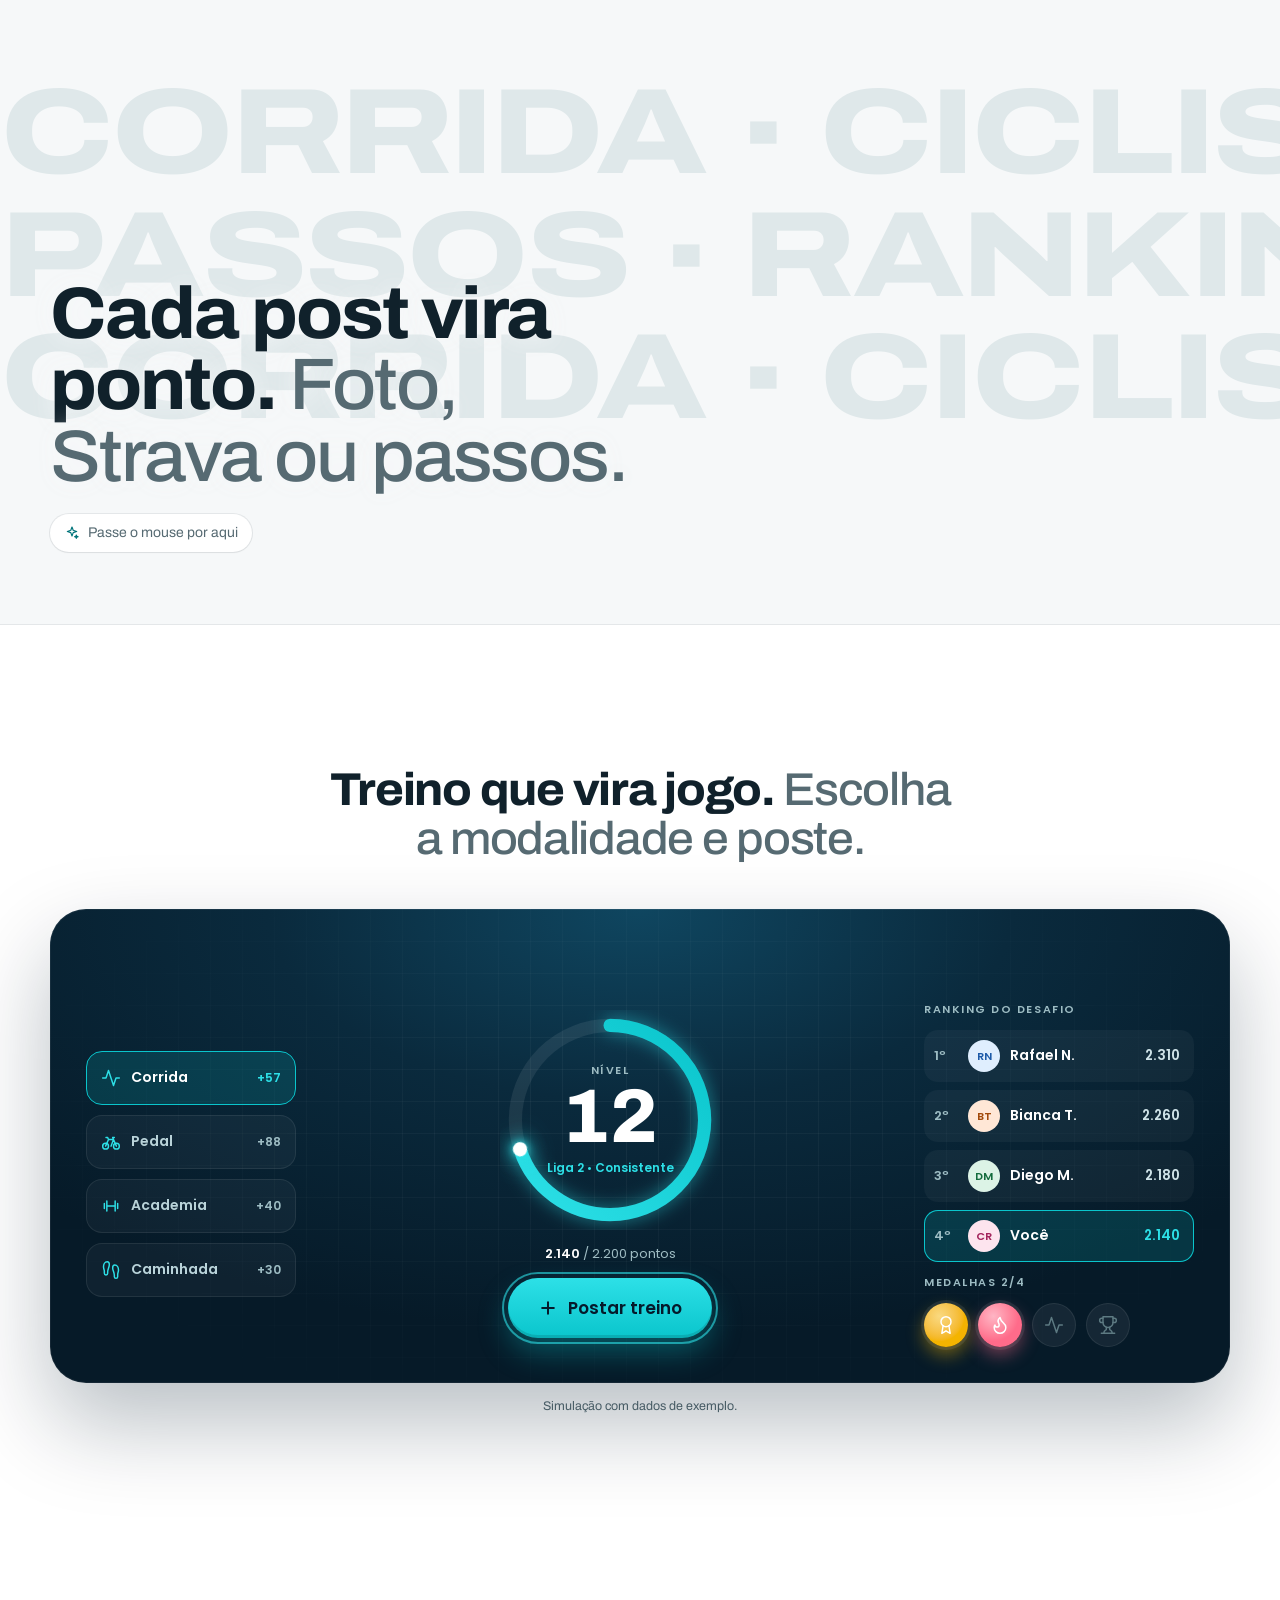
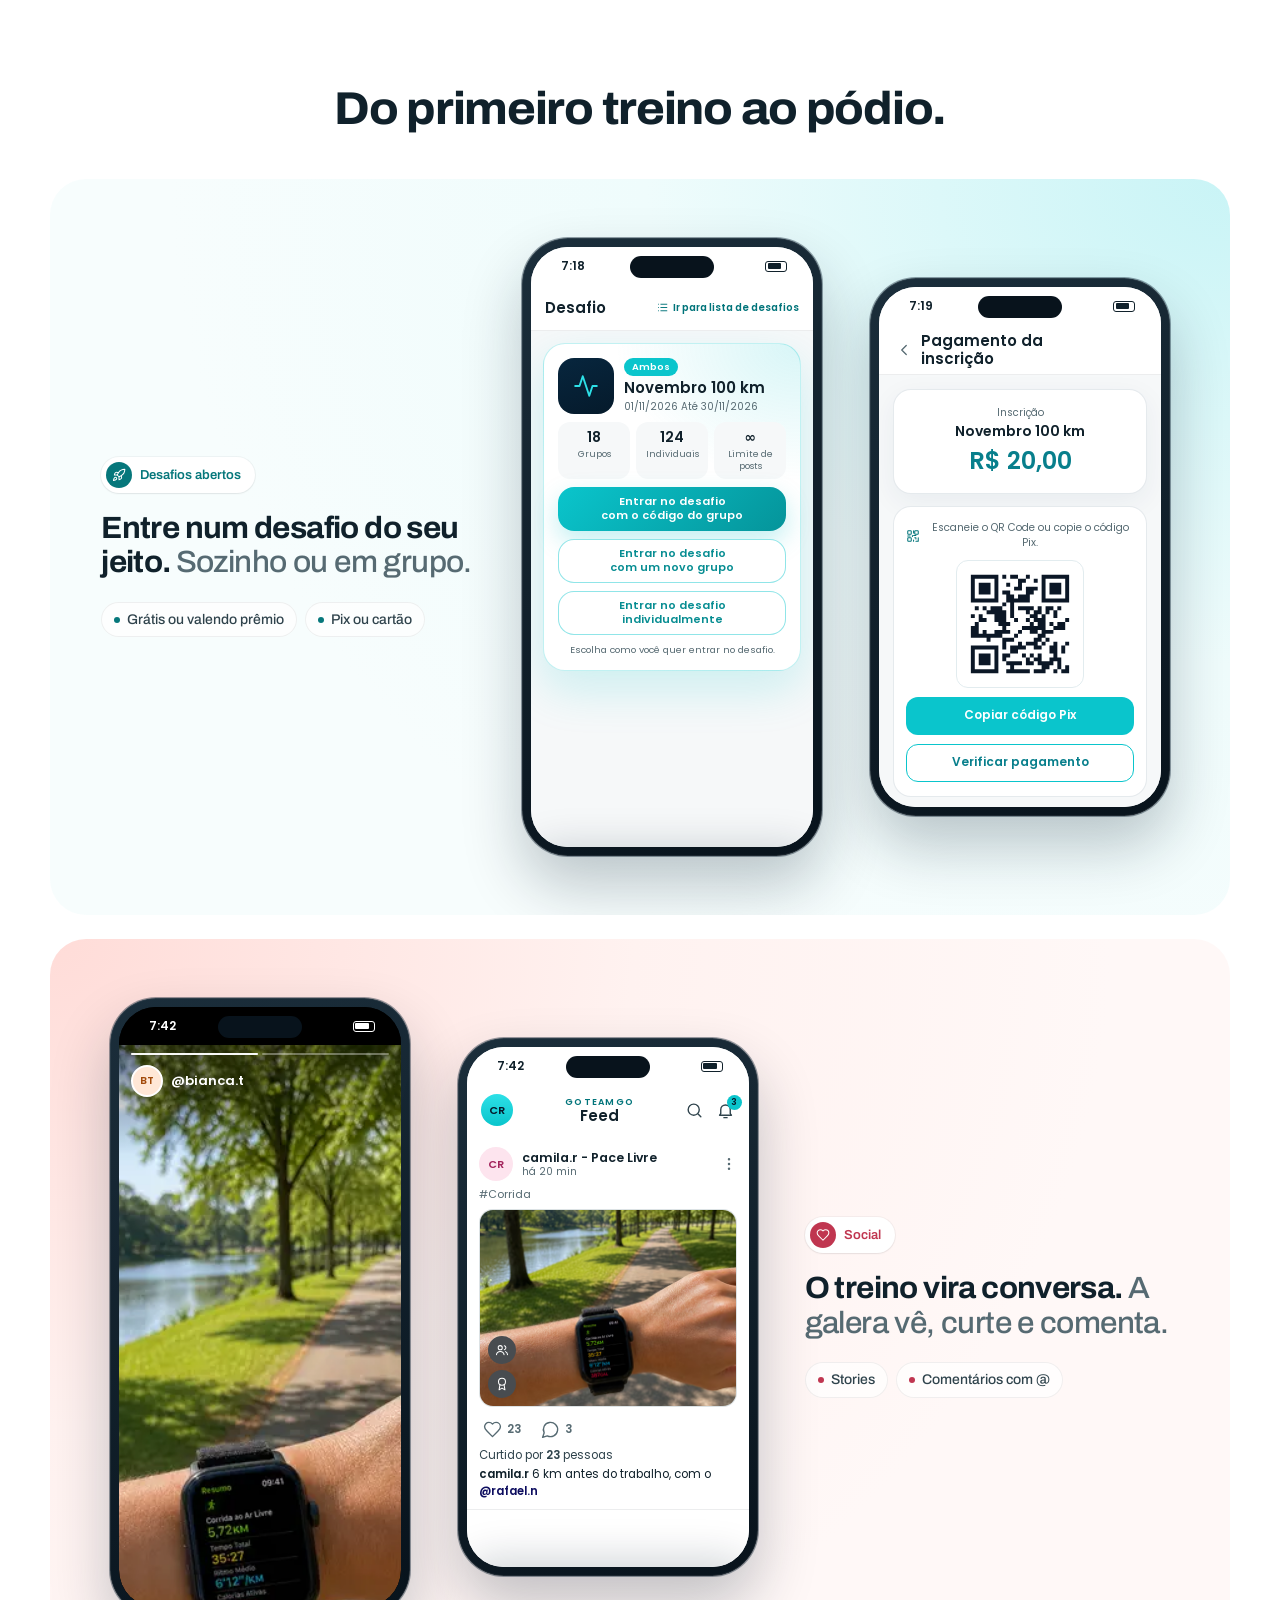
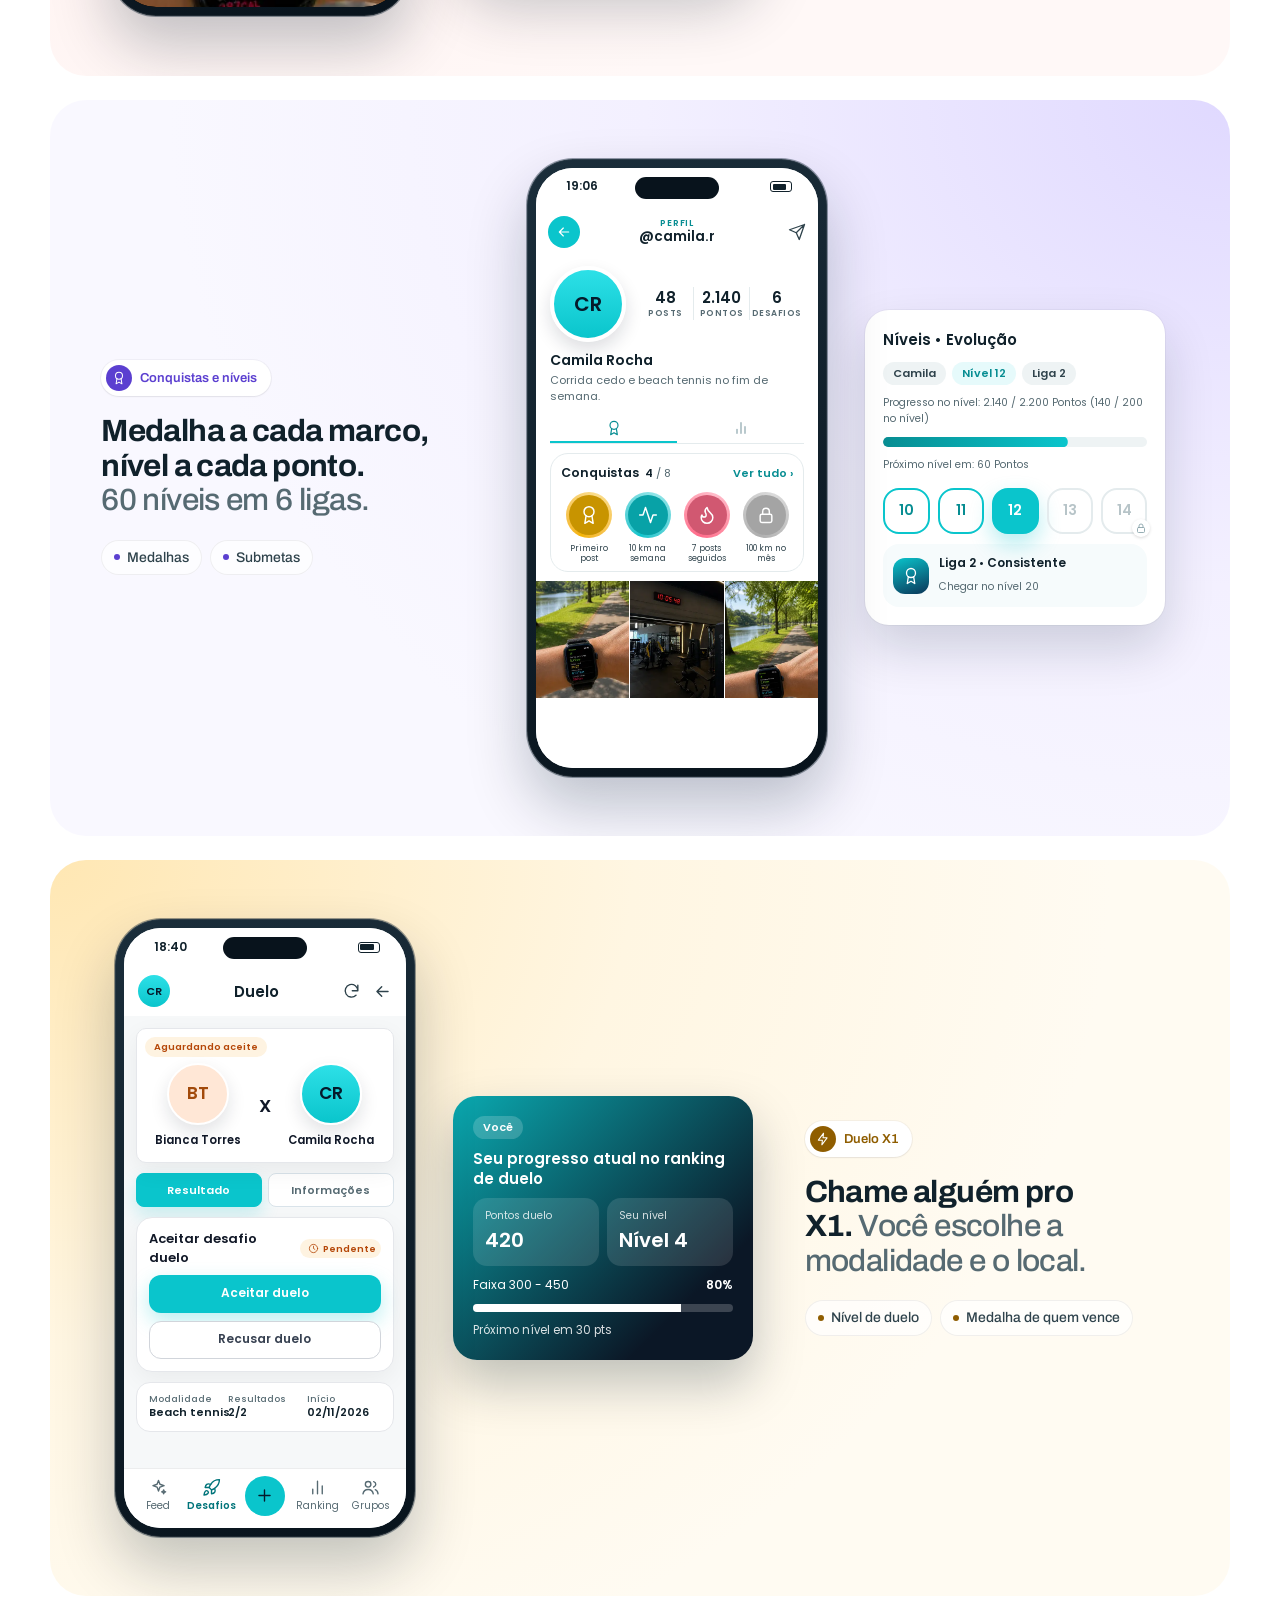
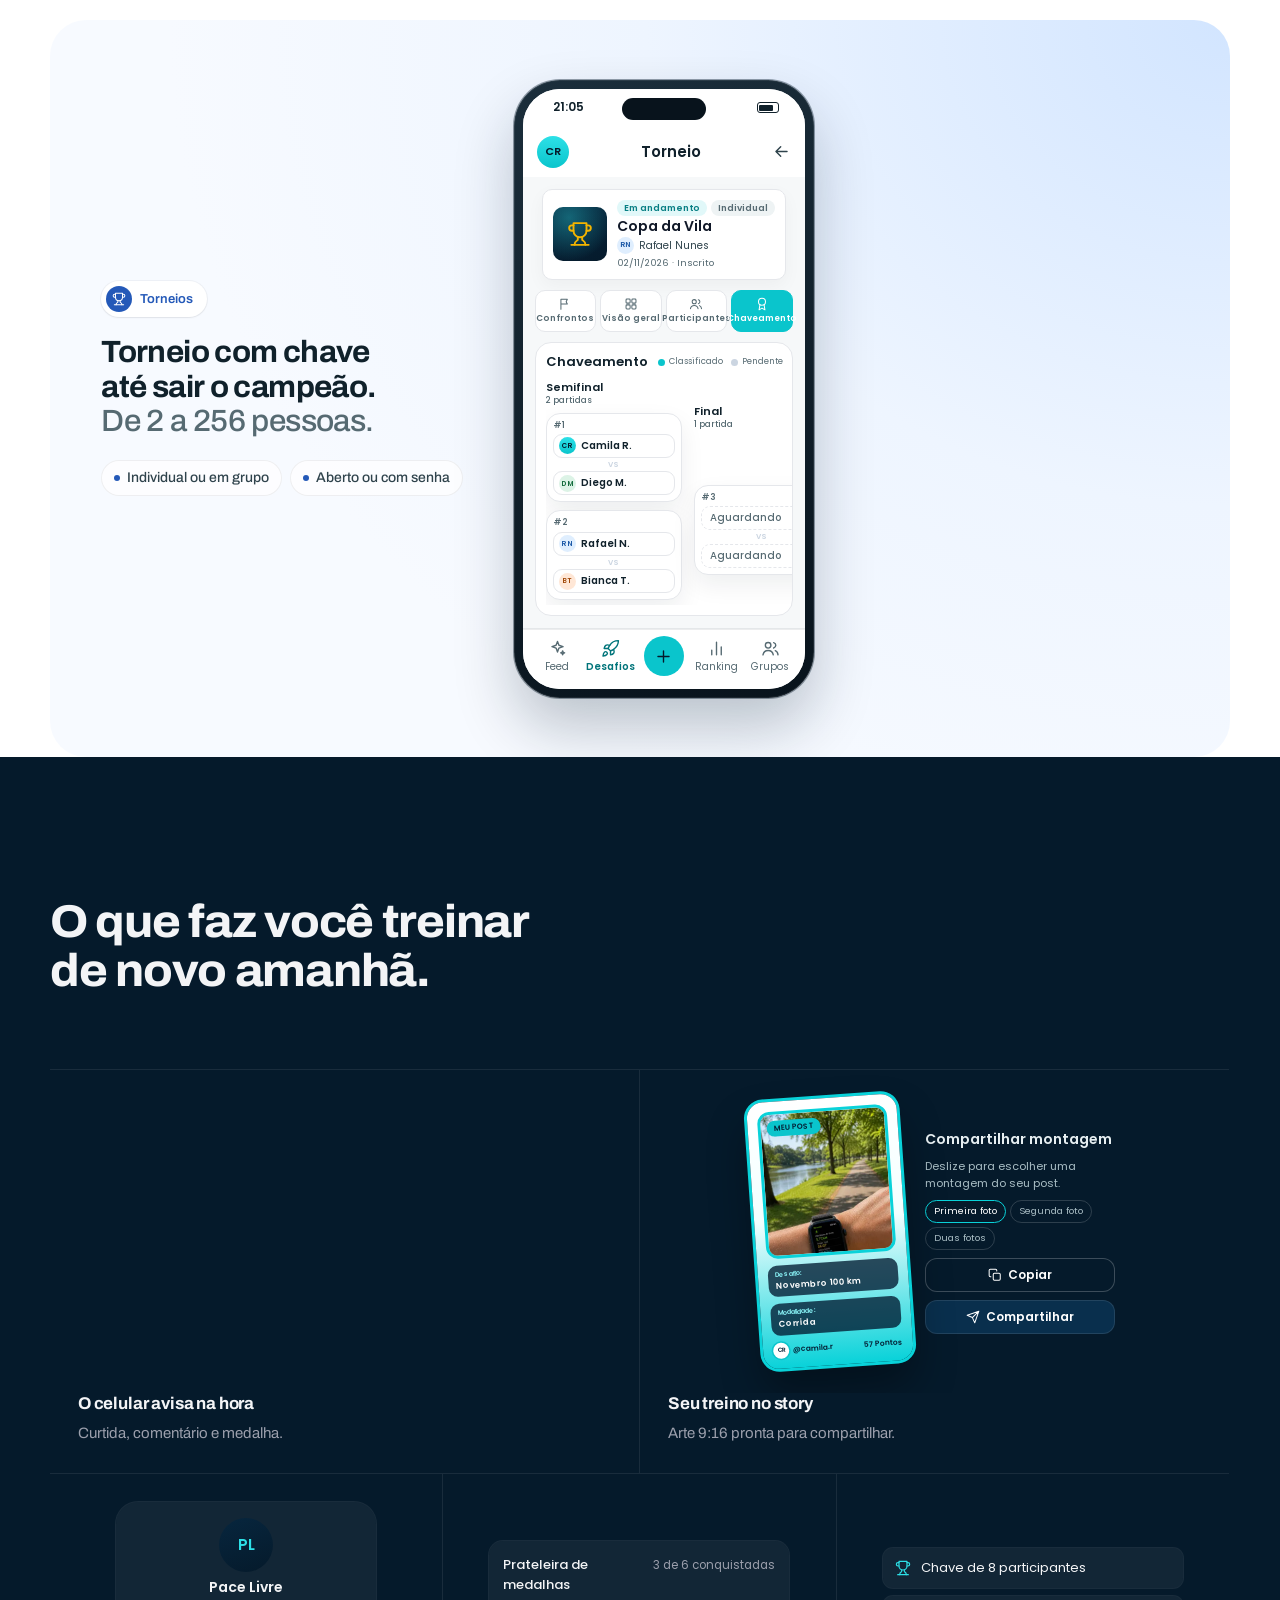
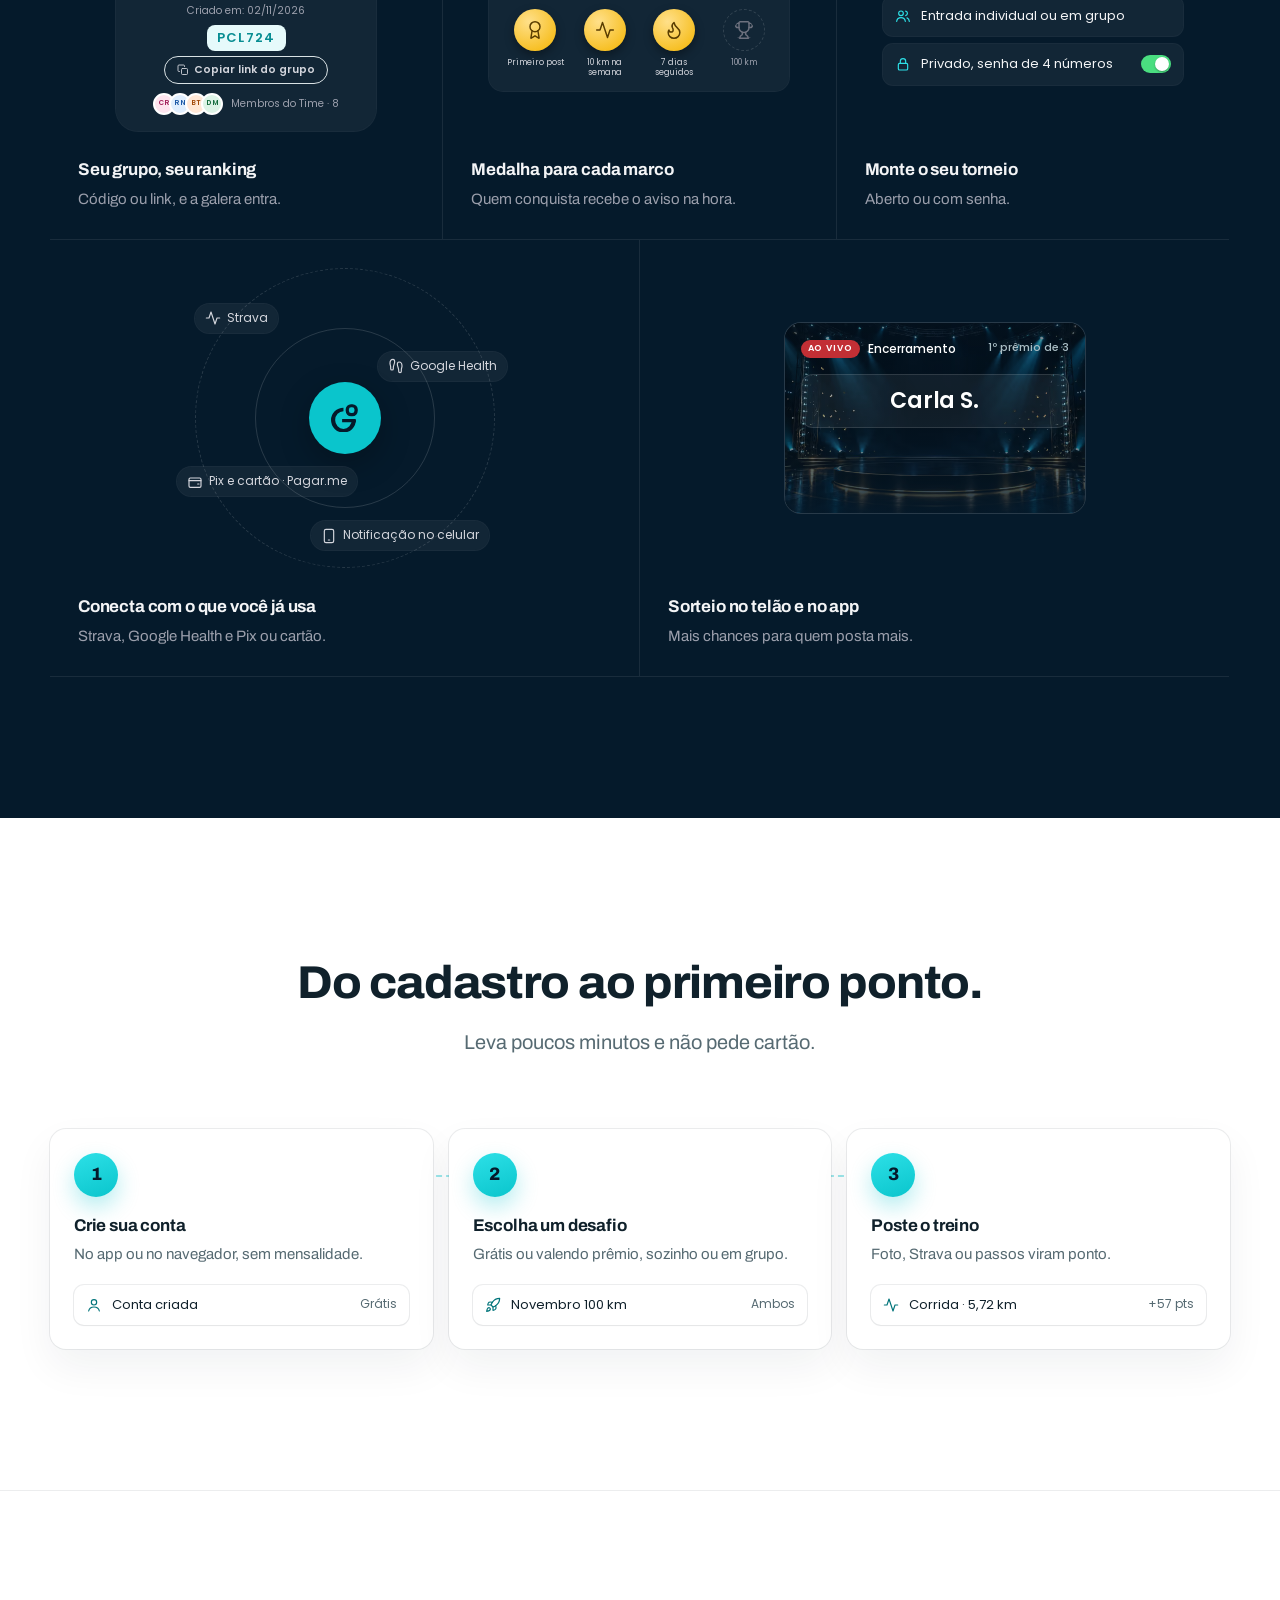
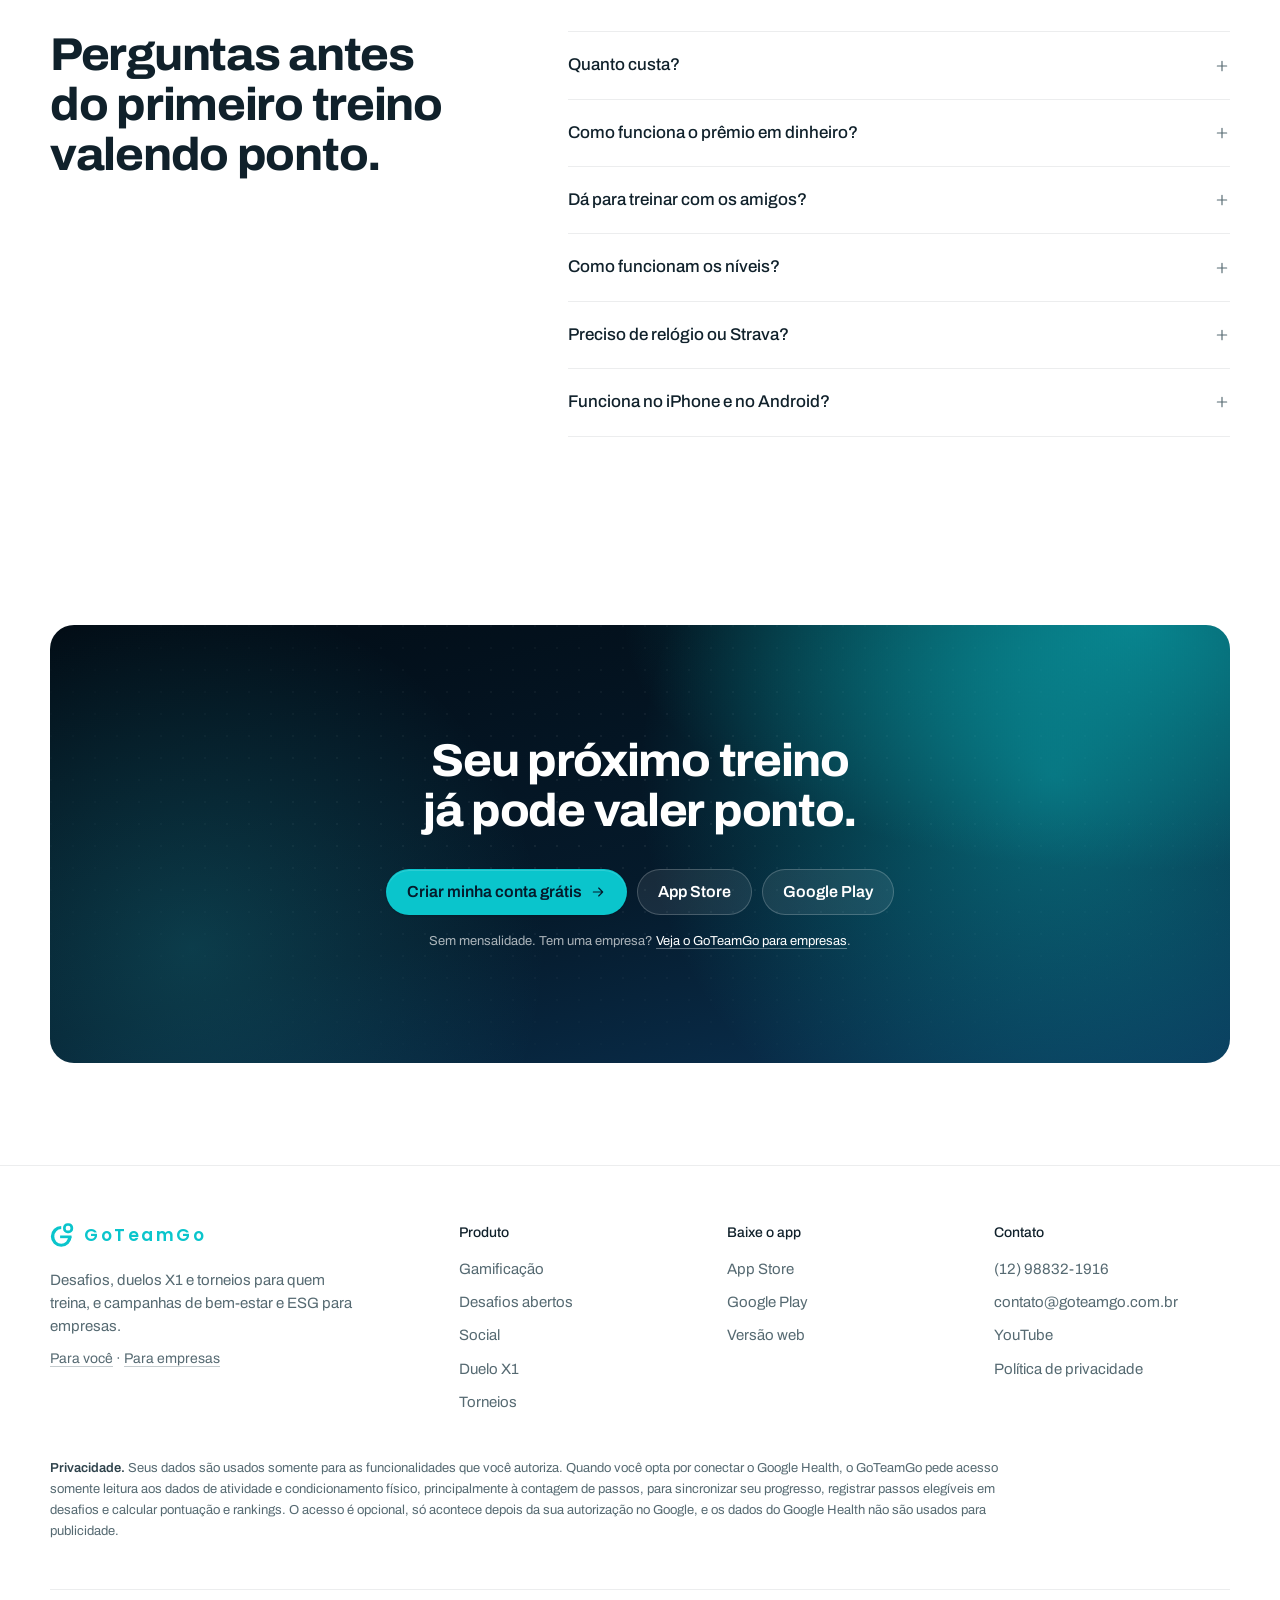
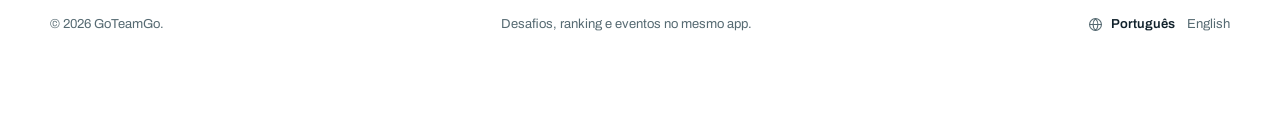
<file: para-voce/index.html>
<!doctype html> <html lang="pt-BR" data-direction="deep" data-hero="light" data-aud="voce"> <head> <meta charset="utf-8"> <meta name="viewport" content="width=device-width, initial-scale=1"> <title>App de desafios fitness, duelos X1 e torneios | GoTeamGo</title> <meta name="description" content="Poste o treino, ganhe pontos e medalhas e suba no ranking. Desafios de corrida, pedal e caminhada, duelos X1 e torneios. Criar a conta é grátis."> <meta name="robots" content="noindex"> <link rel="canonical" href="https://goteamgo.com.br/para-voce/"> <link rel="alternate" hreflang="pt-BR" href="https://goteamgo.com.br/para-voce/"> <link rel="alternate" hreflang="en" href="https://goteamgo.com.br/en/for-you/"> <link rel="alternate" hreflang="x-default" href="https://goteamgo.com.br/para-voce/"> <meta property="og:type" content="website"> <meta property="og:locale" content="pt_BR"> <meta property="og:site_name" content="GoTeamGo"> <meta property="og:title" content="GoTeamGo · Cada treino vale ponto, medalha e lugar no ranking"> <meta property="og:description" content="Desafios de corrida, pedal e caminhada, duelo X1 com quem você quiser e torneios com chave. Criar a conta é grátis."> <meta property="og:url" content="https://joao-araujo-appstorm.github.io/goteamgo-landing-preview/para-voce/"> <meta property="og:image" content="https://joao-araujo-appstorm.github.io/goteamgo-landing-preview/og-voce.jpg"> <meta property="og:image:width" content="1200"> <meta property="og:image:height" content="630"> <meta property="og:image:alt" content="App GoTeamGo: desafios, duelo X1, torneios, ranking e medalhas no celular"> <meta name="twitter:card" content="summary_large_image"> <meta name="twitter:title" content="GoTeamGo · Cada treino vale ponto, medalha e lugar no ranking"> <meta name="twitter:description" content="Desafios de corrida, pedal e caminhada, duelo X1 com quem você quiser e torneios com chave. Criar a conta é grátis."> <meta name="twitter:image" content="https://joao-araujo-appstorm.github.io/goteamgo-landing-preview/og-voce.jpg"> <meta name="theme-color" content="#ffffff">  <script>(function (d) { if (location.hash === '#empresas') { location.replace('../'); return; } d.classList.add('js'); })(document.documentElement);</script> <link rel="icon" href="../favicon.svg" type="image/svg+xml"> <link rel="icon" href="../img/favicon-32.png" sizes="32x32" type="image/png"> <link rel="manifest" href="../site.webmanifest"> <link rel="apple-touch-icon" href="../img/apple-touch-icon.png"> <link rel="preload" href="../fonts/archivo.woff2" as="font" type="font/woff2" crossorigin> <link rel="preload" href="../fonts/poppins-400.woff2" as="font" type="font/woff2" crossorigin> <link rel="stylesheet" href="../css/landing.css?v=9613ffd4"> <script defer src="../js/landing.js?v=6a23c4d8"></script> <script type="application/ld+json">
{
"@context": "https://schema.org",
"@graph": [
{
"@type": "Organization",
"@id": "https://goteamgo.com.br/#organization",
"name": "GoTeamGo",
"url": "https://goteamgo.com.br/",
"logo": {
"@type": "ImageObject",
"url": "https://goteamgo.com.br/img/icon-512.png",
"width": 512,
"height": 512
},
"email": "contato@goteamgo.com.br",
"telephone": "+55-12-98832-1916",
"sameAs": [
"https://www.youtube.com/@goteamgooficial",
"https://apps.apple.com/br/app/goteamgo/id6756112455",
"https://play.google.com/store/apps/details?id=br.com.goteamgo.app.twa"
]
},
{
"@type": "WebSite",
"@id": "https://goteamgo.com.br/#website",
"url": "https://goteamgo.com.br/",
"name": "GoTeamGo",
"inLanguage": "pt-BR",
"publisher": {
"@id": "https://goteamgo.com.br/#organization"
}
},
{
"@type": "WebPage",
"@id": "https://goteamgo.com.br/para-voce/#webpage",
"url": "https://goteamgo.com.br/para-voce/",
"name": "App de desafios fitness, duelos X1 e torneios | GoTeamGo",
"description": "Poste o treino, ganhe pontos e medalhas e suba no ranking. Desafios de corrida, pedal e caminhada, duelos X1 e torneios. Criar a conta é grátis.",
"inLanguage": "pt-BR",
"isPartOf": {
"@id": "https://goteamgo.com.br/#website"
},
"about": {
"@id": "https://goteamgo.com.br/#mobile-app"
},
"primaryImageOfPage": {
"@type": "ImageObject",
"url": "https://goteamgo.com.br/og-voce.jpg"
}
},
{
"@type": "MobileApplication",
"@id": "https://goteamgo.com.br/#mobile-app",
"name": "GoTeamGo",
"url": "https://goteamgo.com.br/para-voce/",
"description": "App de desafios fitness: poste o treino por foto, Strava ou passos, ganhe pontos e medalhas, suba no ranking, chame alguém pro X1 e dispute torneios com chave.",
"operatingSystem": "Android, iOS",
"applicationCategory": "HealthApplication",
"downloadUrl": [
"https://apps.apple.com/br/app/goteamgo/id6756112455",
"https://play.google.com/store/apps/details?id=br.com.goteamgo.app.twa"
],
"installUrl": [
"https://apps.apple.com/br/app/goteamgo/id6756112455",
"https://play.google.com/store/apps/details?id=br.com.goteamgo.app.twa"
],
"offers": {
"@type": "Offer",
"price": "0",
"priceCurrency": "BRL"
},
"publisher": {
"@id": "https://goteamgo.com.br/#organization"
}
},
{
"@type": "FAQPage",
"@id": "https://goteamgo.com.br/para-voce/#faq",
"mainEntity": [
{
"@type": "Question",
"name": "Quanto custa?",
"acceptedAnswer": {
"@type": "Answer",
"text": "Criar a conta e usar o app não custa nada. Alguns desafios cobram inscrição, e quando aceitam os dois modos dá para entrar de graça sem disputar o prêmio."
}
},
{
"@type": "Question",
"name": "Como funciona o prêmio em dinheiro?",
"acceptedAnswer": {
"@type": "Answer",
"text": "Quem paga a inscrição disputa o pódio dos pagantes. O prêmio é a soma das inscrições, dividido entre o Top 3, e a cobrança é no primeiro post, por Pix ou cartão."
}
},
{
"@type": "Question",
"name": "Dá para treinar com os amigos?",
"acceptedAnswer": {
"@type": "Answer",
"text": "Dá. Crie um grupo, mande o código ou o link e acompanhem o ranking do grupo. Ou chame alguém pro X1."
}
},
{
"@type": "Question",
"name": "Como funcionam os níveis?",
"acceptedAnswer": {
"@type": "Answer",
"text": "Todo ponto conta para a sua trilha: são 60 níveis em 6 ligas, de Iniciante a Maratonista Profissional."
}
},
{
"@type": "Question",
"name": "Preciso de relógio ou Strava?",
"acceptedAnswer": {
"@type": "Answer",
"text": "Não. A foto do treino já vale. Strava e Google Health são opcionais."
}
},
{
"@type": "Question",
"name": "Funciona no iPhone e no Android?",
"acceptedAnswer": {
"@type": "Answer",
"text": "Funciona. Tem app na App Store e no Google Play, e também abre no navegador."
}
}
]
}
]
}
</script> </head> <body> <a class="skip" href="#conteudo">Pular para o conteúdo</a> <svg width="0" height="0" style="position:absolute" aria-hidden="true" focusable="false"> <symbol id="logo-mark" viewBox="0 0 340 340"><g fill="currentColor"><path d="M159 43A147 147 0 1 0 306 190H257A98 104.5 0 1 1 159 85.5Z"/><path d="M143 177H304V215H143Z"/><path fill-rule="evenodd" d="M248 2H265A63 63 0 0 1 328 65V81A63 63 0 0 1 265 144H248A63 63 0 0 1 185 81V65A63 63 0 0 1 248 2ZM250 39H262A27 27 0 0 1 289 66V80A27 27 0 0 1 262 107H250A27 27 0 0 1 223 80V66A27 27 0 0 1 250 39Z"/></g></symbol> <symbol id="i-tv" viewBox="0 0 24 24"><rect x="2.5" y="4" width="19" height="13" rx="2"/><path d="M8 21h8M12 17v4"/></symbol> <symbol id="i-grid" viewBox="0 0 24 24"><rect x="3.5" y="3.5" width="7" height="7" rx="1.5"/><rect x="13.5" y="3.5" width="7" height="7" rx="1.5"/><rect x="3.5" y="13.5" width="7" height="7" rx="1.5"/><rect x="13.5" y="13.5" width="7" height="7" rx="1.5"/></symbol> <symbol id="i-gift" viewBox="0 0 24 24"><rect x="3" y="8" width="18" height="4" rx="1"/><path d="M12 8v13M19 12v7a2 2 0 0 1-2 2H7a2 2 0 0 1-2-2v-7"/><path d="M7.5 8a2.5 2.5 0 0 1 0-5C10 3 12 8 12 8s2-5 4.5-5a2.5 2.5 0 0 1 0 5"/></symbol> <symbol id="i-flame" viewBox="0 0 24 24"><path d="M8.5 14.5A2.5 2.5 0 0 0 11 12c0-1.4-.5-2-1-3-1.1-2.1-.2-4 2-6 .5 2.5 2 4.9 4 6.5 2 1.6 3 3.5 3 5.5a7 7 0 1 1-14 0c0-1.2.4-2.3 1-3a2.5 2.5 0 0 0 2.5 2.5z"/></symbol> <symbol id="i-users" viewBox="0 0 24 24"><circle cx="9" cy="8" r="3.5"/><path d="M2.5 20c.6-3.4 3.3-5.5 6.5-5.5s5.9 2.1 6.5 5.5"/><path d="M16 4.6a3.5 3.5 0 0 1 0 6.8M18 14.8c1.9.7 3.2 2.4 3.5 5.2"/></symbol> <symbol id="i-trophy" viewBox="0 0 24 24"><path d="M6 9H4.5a2.5 2.5 0 0 1 0-5H6M18 9h1.5a2.5 2.5 0 0 0 0-5H18M4 22h16"/><path d="M10 14.7V17c0 .6-.5 1-1 1.2C7.9 18.8 7 20.2 7 22M14 14.7V17c0 .6.5 1 1 1.2 1.1.6 2 2 2 3.8"/><path d="M18 2H6v7a6 6 0 0 0 12 0z"/></symbol> <symbol id="i-wallet" viewBox="0 0 24 24"><rect x="3" y="6" width="18" height="14" rx="2"/><path d="M3 10h18M16 15h2"/></symbol> <symbol id="i-chart" viewBox="0 0 24 24"><path d="M18 20V10M12 20V4M6 20v-6"/></symbol> <symbol id="i-bell" viewBox="0 0 24 24"><path d="M6 16v-5a6 6 0 1 1 12 0v5l1.5 2h-15z"/><path d="M10 21h4"/></symbol> <symbol id="i-rocket" viewBox="0 0 24 24"><path d="M4.5 16.5c-1.5 1.3-2 5-2 5s3.7-.5 5-2c.7-.8.7-2.1-.1-2.9a2.2 2.2 0 0 0-2.9-.1z"/><path d="m12 15-3-3a22 22 0 0 1 2-4A12.9 12.9 0 0 1 22 2c0 2.7-.8 7.5-6 11a22.4 22.4 0 0 1-4 2z"/><path d="M9 12H4s.6-3 2-4c1.6-1.1 5 0 5 0M12 15v5s3-.6 4-2c1.1-1.6 0-5 0-5"/></symbol> <symbol id="i-layers" viewBox="0 0 24 24"><path d="m12 3 9 5-9 5-9-5z"/><path d="m3 13 9 5 9-5"/></symbol> <symbol id="i-sparkle" viewBox="0 0 24 24"><path d="M12 3l1.8 4.9L19 9.7l-5.2 1.8L12 16.5l-1.8-5L5 9.7l5.2-1.8z"/><path d="M18.5 15l.7 1.8 1.8.7-1.8.7-.7 1.8-.7-1.8-1.8-.7 1.8-.7z"/></symbol> <symbol id="i-search" viewBox="0 0 24 24"><circle cx="11" cy="11" r="7"/><path d="m20 20-3.5-3.5"/></symbol> <symbol id="i-plus" viewBox="0 0 24 24"><path d="M12 5v14M5 12h14"/></symbol> <symbol id="i-check" viewBox="0 0 24 24"><path d="m5 12.5 4.5 4.5L19 7.5"/></symbol> <symbol id="i-close" viewBox="0 0 24 24"><path d="M6 6l12 12M18 6 6 18"/></symbol> <symbol id="i-arrow" viewBox="0 0 24 24"><path d="M5 12h14M13 6l6 6-6 6"/></symbol> <symbol id="i-chevron" viewBox="0 0 24 24"><path d="m7 10 5 5 5-5"/></symbol> <symbol id="i-back" viewBox="0 0 24 24"><path d="m15 18-6-6 6-6"/></symbol> <symbol id="i-download" viewBox="0 0 24 24"><path d="M12 4v11M7 10l5 5 5-5M5 20h14"/></symbol> <symbol id="i-file" viewBox="0 0 24 24"><path d="M14 3H7a2 2 0 0 0-2 2v14a2 2 0 0 0 2 2h10a2 2 0 0 0 2-2V8z"/><path d="M14 3v5h5M9 13h6M9 17h4"/></symbol> <symbol id="i-mail" viewBox="0 0 24 24"><rect x="3" y="5" width="18" height="14" rx="2"/><path d="m4 7 8 6 8-6"/></symbol> <symbol id="i-key" viewBox="0 0 24 24"><rect x="5" y="11" width="14" height="10" rx="2"/><path d="M8 11V8a4 4 0 0 1 8 0v3"/></symbol> <symbol id="i-menu" viewBox="0 0 24 24"><path d="M4 7h16M4 12h16M4 17h16"/></symbol> <symbol id="i-pin" viewBox="0 0 24 24"><path d="M12 21s7-6.2 7-11.5A7 7 0 0 0 5 9.5C5 14.8 12 21 12 21z"/><circle cx="12" cy="9.5" r="2.5"/></symbol> <symbol id="i-clock" viewBox="0 0 24 24"><circle cx="12" cy="12" r="9"/><path d="M12 7v5l3 2"/></symbol> <symbol id="i-activity" viewBox="0 0 24 24"><path d="M22 12h-4l-3 9L9 3l-3 9H2"/></symbol> <symbol id="i-camera" viewBox="0 0 24 24"><path d="M14.5 4h-5L7 7H4a2 2 0 0 0-2 2v9a2 2 0 0 0 2 2h16a2 2 0 0 0 2-2V9a2 2 0 0 0-2-2h-3z"/><circle cx="12" cy="13" r="3"/></symbol> <symbol id="i-award" viewBox="0 0 24 24"><circle cx="12" cy="8" r="6"/><path d="M15.5 12.9 17 22l-5-3-5 3 1.5-9.1"/></symbol> <symbol id="i-leaf" viewBox="0 0 24 24"><path d="M11 20A7 7 0 0 1 9.8 6.1C15.5 5 17 4.5 19 2c1 2 2 4.2 2 8 0 5.5-4.8 10-10 10z"/><path d="M2 21c0-3 1.9-5.4 5.1-6C9.5 14.5 12 13 13 12"/></symbol> <symbol id="i-heart" viewBox="0 0 24 24"><path d="M19 14c1.5-1.5 3-3.2 3-5.5A5.5 5.5 0 0 0 16.5 3c-1.8 0-3 .5-4.5 2-1.5-1.5-2.7-2-4.5-2A5.5 5.5 0 0 0 2 8.5c0 2.3 1.5 4 3 5.5l7 7z"/></symbol> <symbol id="i-message" viewBox="0 0 24 24"><path d="M7.9 20A9 9 0 1 0 4 16.1L2 22z"/></symbol> <symbol id="i-phone" viewBox="0 0 24 24"><rect x="5" y="2" width="14" height="20" rx="2.5"/><path d="M11 18h2"/></symbol> <symbol id="i-qr" viewBox="0 0 24 24"><rect x="3" y="3" width="6" height="6" rx="1"/><rect x="15" y="3" width="6" height="6" rx="1"/><rect x="3" y="15" width="6" height="6" rx="1"/><path d="M15 15h2v2M21 15v6h-4M13 3v4M13 11h4M3 12h4M11 11v2M13 19v2"/></symbol> <symbol id="i-sliders" viewBox="0 0 24 24"><path d="M21 4h-7M10 4H3M21 12h-9M8 12H3M21 20h-5M12 20H3M14 2v4M8 10v4M16 18v4"/></symbol> <symbol id="i-megaphone" viewBox="0 0 24 24"><path d="m3 11 18-5v12L3 14z"/><path d="M11.6 16.8a3 3 0 1 1-5.8-1.6"/></symbol> <symbol id="i-steps" viewBox="0 0 24 24"><path d="M4 16v-2.4C4 11.5 3 10.5 3 8c0-2.7 1.5-6 4.5-6C9.4 2 10 3.8 10 5.5c0 3.1-2 5.7-2 8.7V16a2 2 0 1 1-4 0zM20 20v-2.4c0-2.1 1-3.1 1-5.6 0-2.7-1.5-6-4.5-6C14.6 6 14 7.8 14 9.5c0 3.1 2 5.7 2 8.7V20a2 2 0 1 0 4 0z"/></symbol> <symbol id="i-dots" viewBox="0 0 24 24"><circle cx="12" cy="5" r="1"/><circle cx="12" cy="12" r="1"/><circle cx="12" cy="19" r="1"/></symbol> <symbol id="i-pause" viewBox="0 0 24 24"><rect x="6.5" y="5" width="3.5" height="14" rx="1"/><rect x="14" y="5" width="3.5" height="14" rx="1"/></symbol> <symbol id="i-play" viewBox="0 0 24 24"><path d="M8 5.5v13l10-6.5z"/></symbol> <symbol id="i-bolt" viewBox="0 0 24 24"><path d="M13 2 4 14h7l-1 8 9-12h-7z"/></symbol> <symbol id="i-arrow-left" viewBox="0 0 24 24"><path d="M19 12H5M11 6l-6 6 6 6"/></symbol> <symbol id="i-briefcase" viewBox="0 0 24 24"><rect x="3" y="7" width="18" height="13" rx="2"/><path d="M8 7V5a2 2 0 0 1 2-2h4a2 2 0 0 1 2 2v2M3 13h18"/></symbol> <symbol id="i-globe" viewBox="0 0 24 24"><circle cx="12" cy="12" r="9.5"/><path d="M2.5 12h19M12 2.5c2.6 2.6 3.9 5.8 3.9 9.5s-1.3 6.9-3.9 9.5c-2.6-2.6-3.9-5.8-3.9-9.5S9.4 5.1 12 2.5z"/></symbol><symbol id="i-user" viewBox="0 0 24 24"><circle cx="12" cy="8" r="4"/><path d="M4 21c.8-4 4-6 8-6s7.2 2 8 6"/></symbol> <symbol id="i-list" viewBox="0 0 24 24"><path d="M9 6h11M9 12h11M9 18h11M4.5 6h.01M4.5 12h.01M4.5 18h.01"/></symbol> <symbol id="i-refresh" viewBox="0 0 24 24"><path d="M20 11a8 8 0 1 0-2.3 5.7M20 4v7h-7"/></symbol> <symbol id="i-flag" viewBox="0 0 24 24"><path d="M5 21V4M5 4h11l-2 4 2 4H5"/></symbol> <symbol id="i-shield" viewBox="0 0 24 24"><path d="M12 3 5 6v5c0 4.6 3 8.3 7 10 4-1.7 7-5.4 7-10V6z"/><path d="m9 12 2 2 4-4"/></symbol> <symbol id="i-send" viewBox="0 0 24 24"><path d="M22 2 11 13M22 2l-7 20-4-9-9-4z"/></symbol> <symbol id="i-copy" viewBox="0 0 24 24"><rect x="9" y="9" width="12" height="12" rx="2"/><path d="M5 15H4a2 2 0 0 1-2-2V4a2 2 0 0 1 2-2h9a2 2 0 0 1 2 2v1"/></symbol> <symbol id="i-bike" viewBox="0 0 24 24"><circle cx="5.5" cy="17" r="3.5"/><circle cx="18.5" cy="17" r="3.5"/><path d="M5.5 17 9 9h6l3.5 8M9 9 8 6.5H6M12 17l3-8M15 9l-1-2.5h2"/></symbol> <symbol id="i-dumbbell" viewBox="0 0 24 24"><path d="M7 6v12M17 6v12M4 9v6M20 9v6M7 12h10"/></symbol> <symbol id="i-crown" viewBox="0 0 24 24"><path d="M3 8l4.5 4L12 5l4.5 7L21 8l-2 10H5z"/></symbol> <symbol id="i-quiz" viewBox="0 0 24 24"><circle cx="12" cy="12" r="9"/><path d="M9.5 9.5a2.5 2.5 0 1 1 3.5 2.3c-.6.3-1 .8-1 1.5v.7M12 17h.01"/></symbol> <symbol id="i-book" viewBox="0 0 24 24"><path d="M4 5a2 2 0 0 1 2-2h14v15H6a2 2 0 0 0-2 2z"/><path d="M4 20a2 2 0 0 0 2 2h14v-4M8 7h8"/></symbol> <symbol id="i-card" viewBox="0 0 24 24"><rect x="2.5" y="5" width="19" height="14" rx="2"/><path d="M2.5 10h19M6 15h4"/></symbol> </svg> <header class="nav" data-nav> <div class="container nav__inner"> <a class="brand" href="#topo" aria-label="GoTeamGo, início"> <svg class="brand__mark" aria-hidden="true"><use href="#logo-mark"/></svg>GoTeamGo
</a> <nav class="nav__links" aria-label="Principal"> <a href="#posts" data-for="empresa">Como funciona</a> <a href="#produto" data-for="voce">Como funciona</a> <a href="#jogo" data-for="voce">Gamificação</a> <a href="#social" data-for="voce">Social</a> <a href="#novidades" data-for="empresa">Novidades</a> <a href="#recursos" data-for="empresa">Recursos</a> <a href="#solucoes" data-for="empresa">Soluções</a> <a href="#perguntas">Perguntas</a> </nav> <div class="nav__actions"> <a class="nav__lang" href="../en/for-you/" hreflang="en" lang="en" aria-label="English version" data-lang-link><svg class="i" aria-hidden="true"><use href="#i-globe"/></svg>EN</a> <a class="nav__aud" href="../" data-aud-link="empresa" data-for="voce"><svg class="i" aria-hidden="true"><use href="#i-briefcase"/></svg>Para empresas</a> <a class="nav__aud" href="./" data-aud-link="voce" data-for="empresa"><svg class="i" aria-hidden="true"><use href="#i-user"/></svg>Para você</a> <a class="btn btn--secondary btn--sm nav__login" href="https://app.goteamgo.com.br/">Entrar</a> <a class="btn btn--primary btn--sm" href="https://app.goteamgo.com.br/register/" data-track="cta-nav-conta" data-for="voce"><span class="lbl-long">Criar conta grátis</span><span class="lbl-short">Criar conta</span><span class="lbl-tiny">Criar conta</span></a> <a class="btn btn--primary btn--sm" href="https://wa.me/5512988321916?text=Ol%C3%A1%2C%20quero%20ver%20uma%20demonstra%C3%A7%C3%A3o%20do%20GoTeamGo%20para%20a%20minha%20empresa." target="_blank" rel="noopener" data-track="cta-nav" data-for="empresa"><span class="lbl-long">Pedir demonstração</span><span class="lbl-short">Demonstração</span><span class="lbl-tiny">Agendar</span></a> <button class="nav__toggle" type="button" aria-expanded="false" aria-controls="menu-mobile" aria-label="Abrir menu" data-nav-toggle> <span class="burger" aria-hidden="true"><i></i><i></i></span> </button> </div> </div> <div class="nav__mobile" id="menu-mobile" hidden> <nav class="m-menu" aria-label="Menu"> <a class="m-link" href="#posts" style="--i:0" data-for="empresa"><span>Como funciona</span><svg class="i" aria-hidden="true"><use href="#i-arrow"/></svg></a> <a class="m-link" href="#produto" style="--i:0" data-for="voce"><span>Como funciona</span><svg class="i" aria-hidden="true"><use href="#i-arrow"/></svg></a> <a class="m-link" href="#jogo" style="--i:1" data-for="voce"><span>Gamificação</span><svg class="i" aria-hidden="true"><use href="#i-arrow"/></svg></a> <a class="m-link" href="#social" style="--i:2" data-for="voce"><span>Social</span><svg class="i" aria-hidden="true"><use href="#i-arrow"/></svg></a> <a class="m-link" href="#novidades" style="--i:1" data-for="empresa"><span>Novidades</span><svg class="i" aria-hidden="true"><use href="#i-arrow"/></svg></a> <a class="m-link" href="#recursos" style="--i:1" data-for="empresa"><span>Recursos</span><svg class="i" aria-hidden="true"><use href="#i-arrow"/></svg></a> <a class="m-link" href="#solucoes" style="--i:2" data-for="empresa"><span>Soluções</span><svg class="i" aria-hidden="true"><use href="#i-arrow"/></svg></a> <a class="m-link" href="#perguntas" style="--i:3"><span>Perguntas</span><svg class="i" aria-hidden="true"><use href="#i-arrow"/></svg></a> </nav> <div class="m-foot" style="--i:4"> <a class="btn btn--primary btn--lg" href="https://app.goteamgo.com.br/register/" data-track="cta-nav-mobile-conta" data-for="voce">Criar minha conta grátis <svg class="i i-arrow" aria-hidden="true"><use href="#i-arrow"/></svg></a> <a class="btn btn--primary btn--lg" href="https://wa.me/5512988321916?text=Ol%C3%A1%2C%20quero%20ver%20uma%20demonstra%C3%A7%C3%A3o%20do%20GoTeamGo%20para%20a%20minha%20empresa." target="_blank" rel="noopener" data-track="cta-nav-mobile" data-for="empresa">Pedir demonstração <svg class="i i-arrow" aria-hidden="true"><use href="#i-arrow"/></svg></a> <a class="btn btn--secondary btn--lg" href="https://app.goteamgo.com.br/">Entrar</a> <a class="m-aud" href="../" data-aud-link="empresa" data-for="voce"><svg class="i" aria-hidden="true"><use href="#i-briefcase"/></svg>Tem uma empresa? Ver a versão para empresas</a> <a class="m-aud" href="./" data-aud-link="voce" data-for="empresa"><svg class="i" aria-hidden="true"><use href="#i-user"/></svg>Ver a versão para você</a> <a class="m-aud" href="../en/for-you/" hreflang="en" lang="en" data-lang-link><svg class="i" aria-hidden="true"><use href="#i-globe"/></svg>English version</a> <p class="m-stores">Baixe o app: <a href="https://apps.apple.com/br/app/goteamgo/id6756112455" target="_blank" rel="noopener">App Store</a> · <a href="https://play.google.com/store/apps/details?id=br.com.goteamgo.app.twa" target="_blank" rel="noopener">Google Play</a></p> </div> </div> </header> <main id="conteudo"> <section class="hero" id="topo" aria-labelledby="hero-title"> <div class="hero__bg" aria-hidden="true"><div class="hero__aurora"><i></i><i></i><i></i></div><div class="hero__noise"></div><canvas class="hero__grain" data-grain></canvas></div> <span class="aud-anchor" id="voce"></span><span class="aud-anchor" id="empresas"></span> <div class="container hero__inner"> <div class="aud" role="group" aria-label="Versão da página"> <span class="aud__thumb" aria-hidden="true"></span> <a class="aud__opt aud__opt--empresa" href="../" data-aud-link="empresa">Para empresas</a> <a class="aud__opt aud__opt--voce" href="./" data-aud-link="voce">Para você</a> </div> <h1 class="display hero__title" id="hero-title"><span data-for="voce"><span class="w" style="--i:0">Cada</span> <span class="w" style="--i:1"><span class="rotator" data-words="treino|corrida|pedalada|caminhada|série|braçada"><span class="rotator__word">treino</span></span></span> <span class="w" style="--i:2">vale</span> <span class="w" style="--i:3">ponto,</span> <span class="w" style="--i:4">medalha</span> <span class="w" style="--i:5">e</span> <span class="w" style="--i:6">lugar</span> <span class="w" style="--i:7">no</span> <span class="w" style="--i:8">ranking.</span></span><span data-for="empresa"><span class="w" style="--i:0">Gamificação</span> <span class="w" style="--i:1">corporativa</span> <span class="w" style="--i:2">para</span> <span class="w" style="--i:3"><span class="rotator" data-words="engajar|mover|integrar|premiar"><span class="rotator__word">engajar</span></span></span> <span class="w" style="--i:4">equipes.</span></span></h1> <p class="lead hero__lead" data-for="voce">Poste o treino, a galera curte e cada ponto sobe o seu nível.</p> <p class="lead hero__lead" data-for="empresa">Desafios, ranking e medalhas que fazem o time participar.</p> <div class="hero__ctas" data-for="voce"> <a class="btn btn--primary btn--lg" href="https://app.goteamgo.com.br/register/" data-track="cta-hero-conta">Criar minha conta grátis <svg class="i i-arrow" aria-hidden="true"><use href="#i-arrow"/></svg></a> <a class="btn btn--secondary btn--lg" href="#produto">Ver como funciona</a> </div> <p class="hero__note" data-for="voce">Sem mensalidade. Também na <a href="https://apps.apple.com/br/app/goteamgo/id6756112455" target="_blank" rel="noopener">App Store</a> e no <a href="https://play.google.com/store/apps/details?id=br.com.goteamgo.app.twa" target="_blank" rel="noopener">Google Play</a>.</p> <div class="hero__ctas" data-for="empresa"> <a class="btn btn--primary btn--lg" href="https://wa.me/5512988321916?text=Ol%C3%A1%2C%20quero%20ver%20uma%20demonstra%C3%A7%C3%A3o%20do%20GoTeamGo%20para%20a%20minha%20empresa." target="_blank" rel="noopener" data-track="cta-hero">Pedir demonstração <svg class="i i-arrow" aria-hidden="true"><use href="#i-arrow"/></svg></a> <a class="btn btn--secondary btn--lg" href="#video"><svg class="i" aria-hidden="true"><use href="#i-play"/></svg>Assistir ao vídeo</a> </div> </div> <button class="still-toggle" type="button" aria-pressed="false" aria-label="Pausar animações" title="Pausar animações" data-still hidden><svg class="i" aria-hidden="true"><use href="#i-pause"/></svg></button> <div class="container hero__stage"> <div class="phones"> <div class="phones__side phones__side--l" data-for="voce"> <div class="device"> <div class="app app--phone" role="img" aria-label="Tela de um duelo X1 no app GoTeamGo: Camila venceu Bianca no beach tennis, o duelo está finalizado e a medalha de vencedora aparece no avatar dela."> <div class="ph-status" aria-hidden="true"><span>9:41</span><span class="ph-island"></span><span class="ph-bat"></span></div> <div class="fd-head"><span class="fd-me">CR</span><span class="fd-title">Duelo</span><span class="fd-acts"><svg class="i"><use href="#i-refresh"/></svg><svg class="i"><use href="#i-arrow-left"/></svg></span></div> <div class="ph-body x1"> <div class="x1-hero"> <span class="x1-pill is-finished">Finalizado</span> <div class="x1-duel"> <div class="x1-player"><span class="x1-av av--2">BT</span><b>Bianca Torres</b></div> <span class="x1-vs">X</span> <div class="x1-player"><span class="x1-av">CR<i class="x1-medal"></i></span><b>Camila Rocha</b></div> </div> </div> <div class="x1-tabs"><span class="is-active">Resultado</span><span>Informações</span></div> <div class="x1-card"> <div class="x1-card__head"><b>Resultado</b><span class="x1-st is-done">Finalizado</span></div> <div class="x1-chips"><div class="x1-chip is-win"><small>Vencedor</small><b>Camila Rocha</b></div><div class="x1-chip"><small>Derrotado</small><b>Bianca Torres</b></div></div> </div> <div class="x1-info"><span><small>Modalidade</small>Beach tennis</span><span><small>Resultados</small>2/2</span><span><small>Início</small>02/11/2026</span></div> </div> <div class="ph-tabbar" aria-hidden="true"> <span><svg class="i"><use href="#i-sparkle"/></svg>Feed</span> <span class="is-active"><svg class="i"><use href="#i-rocket"/></svg>Desafios</span> <span class="ph-tabbar__plus"><svg class="i"><use href="#i-plus"/></svg></span> <span><svg class="i"><use href="#i-chart"/></svg>Ranking</span> <span><svg class="i"><use href="#i-users"/></svg>Grupos</span> </div> </div> </div> </div> <div class="phones__side phones__side--l" data-for="empresa"> <div class="device"> <div class="app app--phone" role="img" aria-label="Tela de Ranking do app GoTeamGo: pódio com Logística em 1º, Financeiro em 2º e Comercial em 3º, e a posição do seu grupo."> <div class="ph-status" aria-hidden="true"><span>9:41</span><span class="ph-island"></span><span class="ph-bat"></span></div> <div class="ph-head"><svg class="i"><use href="#i-back"/></svg><span class="ph-head__title"><small>30 dias em movimento</small>Ranking</span><svg class="i"><use href="#i-search"/></svg></div> <div class="ph-body"> <div class="ph-seg"><span class="is-active">Grupos</span><span>Pessoal</span><span>Filtro</span></div> <div class="podium"> <div class="podium__item podium__item--2"><span class="podium__av">FI</span><b>Financeiro</b><span class="podium__col"><i>2º</i><strong>4.020</strong><small>pontos</small></span></div> <div class="podium__item podium__item--1"><span class="podium__av">LO</span><b>Logística</b><span class="podium__col"><i>1º</i><strong>4.180</strong><small>pontos</small></span></div> <div class="podium__item podium__item--3"><span class="podium__av">CO</span><b>Comercial</b><span class="podium__col"><i>3º</i><strong>3.760</strong><small>pontos</small></span></div> </div> <div class="rk-me">Seu grupo está com <b>3.427 pontos</b> e faltam <b>18%</b> para alcançar o topo</div> <ol class="rk-list"> <li class="rk-row is-me"><span class="rk-pos">4º</span><span class="av av--5">TI</span><span class="rk-name">TI<small>Seu grupo</small></span><span class="rk-pts">3.427</span></li> <li class="rk-row"><span class="rk-pos">5º</span><span class="av av--2">AT</span><span class="rk-name">Atendimento<small>61 pessoas</small></span><span class="rk-pts">3.410</span></li> </ol> </div> <div class="ph-tabbar" aria-hidden="true"> <span><svg class="i"><use href="#i-sparkle"/></svg>Feed</span> <span><svg class="i"><use href="#i-rocket"/></svg>Desafios</span> <span class="ph-tabbar__plus"><svg class="i"><use href="#i-plus"/></svg></span> <span class="is-active"><svg class="i"><use href="#i-chart"/></svg>Ranking</span> <span><svg class="i"><use href="#i-users"/></svg>Grupos</span> </div> </div> </div> </div> <div class="phones__main"> <div class="device device--beam"> <div class="app app--phone" data-scene="feed" data-toast-time="agora" role="img" aria-label="Demonstração do Feed do app GoTeamGo: stories do time, um post de corrida de 5,72 km com pontos do grupo, curtidas chegando e posts novos entrando no topo."> <div class="ph-status" aria-hidden="true"><span>9:41</span><span class="ph-island"></span><span class="ph-bat"></span></div> <div class="fd-head"><span class="fd-me">CR</span><span class="fd-title"><small>GoTeamGo</small>Feed</span><span class="fd-acts"><svg class="i"><use href="#i-search"/></svg><span class="fd-bell"><svg class="i"><use href="#i-bell"/></svg><i>3</i></span></span></div> <div class="ph-body fd-body"> <div class="fd-stories"> <span class="fd-story"><i>CR</i><small>Camila</small></span> <span class="fd-story"><i class="av--5">RN</i><small>Rafael</small></span> <span class="fd-story"><i class="av--2">BT</i><small>Bianca</small></span> <span class="fd-story is-seen"><i class="av--3">DM</i><small>Diego</small></span> <span class="fd-story is-seen"><i class="av--6">LP</i><small>Larissa</small></span> </div> <div class="fd-list" data-rows data-max="3"> <article class="fd-post"> <header class="fd-post__head"><span class="av av--2">BC</span><span><b>Bruno Cardoso</b><small>há 8 min · Parque da Cidade</small></span><svg class="i"><use href="#i-dots"/></svg></header> <div class="fd-post__cat">#Corrida</div> <div class="fd-media"><picture><source srcset="../img/post-corrida.avif" type="image/avif"><img src="../img/post-corrida.webp" width="520" height="400" alt="" decoding="async"></picture><span class="fd-ind"><svg class="i"><use href="#i-award"/></svg></span></div> <div class="fd-acts2"><span class="fd-like" data-like><svg class="i"><use href="#i-heart"/></svg><b>23</b></span><span><svg class="i"><use href="#i-message"/></svg><b>4</b></span></div> <div class="fd-points"><div>Pontos<b>57</b></div><div>Total<b>612</b></div><div>Total do grupo<b>4.180</b></div></div> </article> <article class="fd-post"> <header class="fd-post__head"><span class="av av--4">JF</span><span><b>Juliana Freitas</b><small>há 26 min</small></span><svg class="i"><use href="#i-dots"/></svg></header> <div class="fd-post__cat">#Ciclismo ao ar livre</div> <div class="fd-media fd-strava"> <svg class="fd-route" viewBox="0 0 200 80" aria-hidden="true"><path pathLength="1" d="M8 64C30 60 34 30 58 30s30 26 52 22 20-34 44-38 28 18 38 28"/></svg> <span class="fd-strava__tag">Dados importados do Strava</span> <span class="fd-strava__grid"><span><small>Distância</small>22,4 km</span><span><small>Tempo</small>58 min</span><span><small>Elevação</small>140 m</span><span><small>Ritmo</small>2'35" /km</span></span> </div> <div class="fd-acts2"><span class="fd-like" data-like><svg class="i"><use href="#i-heart"/></svg><b>18</b></span><span><svg class="i"><use href="#i-message"/></svg><b>2</b></span></div> <div class="fd-points"><div>Pontos<b>88</b></div><div>Total<b>540</b></div><div>Total do grupo<b>3.760</b></div></div> </article> </div> <template data-queue> <article class="fd-post"> <header class="fd-post__head"><span class="av av--3">DM</span><span><b>Diego Martins</b><small>agora</small></span><svg class="i"><use href="#i-dots"/></svg></header> <div class="fd-post__cat">#Musculação</div> <div class="fd-media"><picture><source srcset="../img/post-academia.avif" type="image/avif"><img src="../img/post-academia.webp" width="520" height="400" alt="" decoding="async"></picture><span class="fd-dots"><i class="is-on"></i><i></i></span></div> <div class="fd-acts2"><span class="fd-like" data-like><svg class="i"><use href="#i-heart"/></svg><b>0</b></span><span><svg class="i"><use href="#i-message"/></svg><b>0</b></span></div> <div class="fd-points"><div>Pontos<b>38</b></div><div>Total<b>371</b></div><div>Total do grupo<b>3.465</b></div></div> </article> <article class="fd-post"> <header class="fd-post__head"><span class="av av--6">LP</span><span><b>Larissa Prado</b><small>agora</small></span><svg class="i"><use href="#i-dots"/></svg></header> <div class="fd-post__cat">#Musculação</div> <div class="fd-media"><picture><source srcset="../img/post-academia-fim.avif" type="image/avif"><img src="../img/post-academia-fim.webp" width="520" height="400" alt="" decoding="async"></picture><span class="fd-ind"><svg class="i"><use href="#i-award"/></svg></span></div> <div class="fd-acts2"><span class="fd-like" data-like><svg class="i"><use href="#i-heart"/></svg><b>0</b></span><span><svg class="i"><use href="#i-message"/></svg><b>0</b></span></div> <div class="fd-points"><div>Pontos<b>40</b></div><div>Total<b>455</b></div><div>Total do grupo<b>3.450</b></div></div> </article> </template> </div> <div class="ph-tabbar" aria-hidden="true"> <span class="is-active"><svg class="i"><use href="#i-sparkle"/></svg>Feed</span> <span><svg class="i"><use href="#i-rocket"/></svg>Desafios</span> <span class="ph-tabbar__plus"><svg class="i"><use href="#i-plus"/></svg></span> <span><svg class="i"><use href="#i-chart"/></svg>Ranking</span> <span><svg class="i"><use href="#i-users"/></svg>Grupos</span> </div> </div> </div> </div> <div class="phones__side phones__side--r"> <div class="device"> <div class="app app--phone" role="img" aria-label="Tela inicial Dashboard do app GoTeamGo: próxima ação no desafio 30 dias em movimento com 68% de progresso, botão Registrar atividade e nível 7 com 1.240 XP."> <div class="ph-status" aria-hidden="true"><span>9:41</span><span class="ph-island"></span><span class="ph-bat"></span></div> <div class="ph-body dh"> <div class="dh-head"><span>Quinta, 30 de outubro</span><b>Dashboard</b><svg class="i"><use href="#i-menu"/></svg></div> <div class="dh-hello"><span class="dh-hello__av">CR</span><span><small>Bom ter você aqui</small><b>Olá, Camila</b></span><svg class="i"><use href="#i-back"/></svg></div> <div class="dh-card"> <label>Próxima ação</label> <div class="dh-ch"><span>30</span><span><b>30 dias em movimento</b><small>Faltam 12 dias · <span data-for="voce">Individual</span><span data-for="empresa">Grupo TI</span></small></span></div> <div class="dh-plabel"><span>Seu progresso</span><b>68%</b></div> <div class="dh-bar"><i style="--p:.68"></i></div> <span class="dh-cta">Registrar atividade<svg class="i"><use href="#i-arrow"/></svg></span> </div> <div class="dh-card"> <label>Evolução</label> <b class="dh-h2">Nível e XP</b> <div class="dh-xp"><strong><small>Nível</small>7</strong><span><b>1.240 XP</b><small>(160 para o próximo nível)</small></span><em>89%</em></div> <div class="dh-bar"><i style="--p:.89"></i></div> </div> <div class="dh-card" data-for="voce"> <label>Competição</label> <b class="dh-h2">Ainda em jogo</b> <div class="dh-live"><span class="dh-live__ic"><svg class="i"><use href="#i-trophy"/></svg></span><span><b>Copa da Vila</b><small>Torneio em andamento</small></span></div> <div class="dh-live"><span class="dh-live__ic"><svg class="i"><use href="#i-bolt"/></svg></span><span><b>Nível 7 no X1</b><small>1.240 pontos conquistados</small></span></div> </div> <div class="dh-card" data-for="empresa"> <label>Agora</label> <b class="dh-h2">Seu ritmo atual</b> <div class="dh-stats"><div><b>2</b><span>desafios ativos</span></div><div><b>1</b><span>disponíveis hoje</span></div><div><b>1.240</b><span>XP</span></div></div> </div> </div> <div class="ph-tabbar" aria-hidden="true"> <span><svg class="i"><use href="#i-sparkle"/></svg>Feed</span> <span class="is-active"><svg class="i"><use href="#i-rocket"/></svg>Desafios</span> <span class="ph-tabbar__plus"><svg class="i"><use href="#i-plus"/></svg></span> <span><svg class="i"><use href="#i-chart"/></svg>Ranking</span> <span><svg class="i"><use href="#i-users"/></svg>Grupos</span> </div> </div> </div> </div> </div> </div> </section> <section class="section section--flush" id="clientes" aria-labelledby="logos-title"> <div class="container"> <div class="rail rail--logos" data-reveal> <h2 class="logos-title" id="logos-title">Empresas e escolas que já fizeram desafios no GoTeamGo</h2> <ul class="logos logos--3"> <li class="logos__cell"><img class="logo-img logo-img--tall" src="../img/logo-daiichi-sankyo.webp" width="122" height="120" alt="Daiichi Sankyo" loading="lazy" decoding="async"></li> <li class="logos__cell"><img class="logo-img" src="../img/logo-jovem-pan.webp" width="179" height="96" alt="Jovem Pan" loading="lazy" decoding="async"></li> <li class="logos__cell"><img class="logo-img" src="../img/logo-ecbr.webp" width="219" height="96" alt="Escola Cristã Batista (ECBR)" loading="lazy" decoding="async"></li> </ul> </div> </div> </section> <section class="trail" id="posts" aria-label="Como funciona" data-trail> <div class="trail__words" aria-hidden="true"> <div class="trail__row"><span>Corrida · Ciclismo · Caminhada · Musculação · Natação · Yoga · </span></div> <div class="trail__row trail__row--rev" data-for="voce"><span>Passos · Ranking · Medalhas · Pontos · Times · Desafios · </span></div> <div class="trail__row trail__row--rev" data-for="empresa"><span>Missão · Ação · Pontos · Ranking · Conquista · </span></div> <div class="trail__row"><span>Corrida · Ciclismo · Caminhada · Musculação · Natação · Yoga · </span></div> </div> <div class="trail__stage" aria-hidden="true"></div> <div class="container trail__inner"> <h2 class="h2 trail__title" data-words data-for="voce">Cada post vira ponto. <span class="soft">Foto, Strava ou passos.</span></h2> <h2 class="h2 trail__title trail__title--wide" data-words data-for="empresa">Dê às pessoas um motivo para começar. <span class="soft">E outro para continuar.</span></h2> <p class="trail__hint" aria-hidden="true"><svg class="i"><use href="#i-sparkle"/></svg>Passe o mouse por aqui</p> </div> <template data-trail-items> <figure class="trail-item"><img src="../img/trail-corrida.webp" width="360" height="450" alt="" decoding="async"></figure> <div class="trail-item trail-item--card"><span class="tag tag--ai">Aprovado pela IA</span><b>Corrida · 5,72 km</b><small>+57 pontos no desafio</small></div> <figure class="trail-item"><img src="../img/trail-academia.webp" width="360" height="450" alt="" decoding="async"></figure> <div class="trail-item trail-item--card"><span class="ti-medal"><svg class="i"><use href="#i-award"/></svg></span><b>10 km na semana</b><small>Parabéns, você conquistou uma medalha</small></div> <figure class="trail-item"><img src="../img/trail-camiseta.webp" width="360" height="450" alt="" decoding="async"></figure> <div class="trail-item trail-item--card"><small class="ti-kicker">Dados importados do Strava</small><span class="ti-grid"><span><small>Distância</small>22,4 km</span><span><small>Tempo</small>58 min</span></span></div> <figure class="trail-item"><img src="../img/trail-parque.webp" width="360" height="450" alt="" decoding="async"></figure> <div class="trail-item trail-item--card"><span class="ti-up"><svg class="i"><use href="#i-chart"/></svg></span><b>Você subiu para 4º</b><small>Ranking do desafio</small></div> <figure class="trail-item"><img src="../img/trail-academia-2.webp" width="360" height="450" alt="" decoding="async"></figure> <figure class="trail-item"><img src="../img/trail-palco.webp" width="360" height="450" alt="" decoding="async"></figure> </template> </section> <section class="section gm" id="jogo" aria-label="Minijogo de gamificação"> <div class="container"> <div class="section-head section-head--center"> <h2 class="h2" data-words data-for="voce">Treino que vira jogo. <span class="soft">Escolha a modalidade e poste.</span></h2> <h2 class="h2" data-words data-for="empresa">Mais gente entra, mais gente volta. <span class="soft">Escolha a modalidade e poste.</span></h2> <p class="lead" data-reveal data-for="empresa">Nível, medalha e ranking mostram a constância de cada pessoa, à vista do time. E a empresa pode ligar prêmios às metas.</p> </div> <div class="gb" data-game> <span class="gb-sparks" aria-hidden="true"><i style="--x:8%;--d:7s;--t:-0.0s"></i><i style="--x:45%;--d:9s;--t:-1.3s"></i><i style="--x:82%;--d:11s;--t:-2.6s"></i><i style="--x:33%;--d:13s;--t:-3.9s"></i><i style="--x:70%;--d:7s;--t:-5.2s"></i><i style="--x:21%;--d:9s;--t:-6.5s"></i><i style="--x:58%;--d:11s;--t:-7.8s"></i><i style="--x:9%;--d:13s;--t:-9.1s"></i><i style="--x:46%;--d:7s;--t:-10.4s"></i></span> <div class="gb-mods" role="group" aria-label="Modalidade do treino"> <button type="button" class="gb-mod" data-gb-mod="57" aria-pressed="true"><svg class="i" aria-hidden="true"><use href="#i-activity"/></svg>Corrida<em>+57</em></button> <button type="button" class="gb-mod" data-gb-mod="88" aria-pressed="false"><svg class="i" aria-hidden="true"><use href="#i-bike"/></svg>Pedal<em>+88</em></button> <button type="button" class="gb-mod" data-gb-mod="40" aria-pressed="false"><svg class="i" aria-hidden="true"><use href="#i-dumbbell"/></svg>Academia<em>+40</em></button> <button type="button" class="gb-mod" data-gb-mod="30" aria-pressed="false"><svg class="i" aria-hidden="true"><use href="#i-steps"/></svg>Caminhada<em>+30</em></button> </div> <div class="gb-core"> <div class="gb-ring"> <svg viewBox="0 0 200 200" aria-hidden="true"><defs><linearGradient id="gb-grad" x1="0" y1="0" x2="1" y2="1"><stop offset="0" stop-color="#2de0e7"/><stop offset="1" stop-color="#0ac5cc"/></linearGradient></defs><circle class="gb-ring__track" cx="100" cy="100" r="86"/><circle class="gb-ring__bar" cx="100" cy="100" r="86" pathLength="100" style="stroke-dashoffset:30" data-gb-ring/><g class="gb-ring__tip" style="transform:rotate(252deg)" data-gb-tip><circle cx="186" cy="100" r="6.5"/></g></svg> <span class="gb-wave" aria-hidden="true" data-gb-wave></span> <span class="gb-ring__in"><small>Nível</small><b data-gb-lvl>12</b><span data-gb-liga>Liga 2 • Consistente</span></span> <span class="gb-burst" aria-hidden="true" data-gb-burst></span> </div> <p class="gb-xp"><b data-gb-pts>2.140</b> / <span data-gb-next>2.200</span> pontos</p> <button type="button" class="gb-post is-idle" data-gb-post><span class="gb-post__shine" aria-hidden="true"></span><svg class="i" aria-hidden="true"><use href="#i-plus"/></svg>Postar treino</button> <button type="button" class="gb-reset" data-gb-reset hidden>Recomeçar</button> </div> <div class="gb-side"> <p class="gb-label">Ranking do desafio</p> <ol class="gb-rank" data-gb-list> <li data-gb-row data-pts="2310" style="--i:0"><i>1º</i><span class="av av--5">RN</span><b>Rafael N.</b><em>2.310</em></li> <li data-gb-row data-pts="2260" style="--i:1"><i>2º</i><span class="av av--2">BT</span><b>Bianca T.</b><em>2.260</em></li> <li data-gb-row data-pts="2180" style="--i:2"><i>3º</i><span class="av av--3">DM</span><b>Diego M.</b><em>2.180</em></li> <li data-gb-row data-pts="2140" data-me class="is-me" style="--i:3"><i>4º</i><span class="av av--4">CR<svg class="gb-crown" aria-hidden="true"><use href="#i-crown"/></svg></span><b>Você</b><em data-gb-mept>2.140</em></li> </ol> <p class="gb-label">Medalhas <span data-gb-won>2</span>/4</p> <div class="gb-medals"> <span class="gb-medal is-won" style="--c:#f4b400" title="Primeiro post"><svg class="i" aria-hidden="true"><use href="#i-award"/></svg></span> <span class="gb-medal is-won" style="--c:#ff6b8a" title="7 posts seguidos"><svg class="i" aria-hidden="true"><use href="#i-flame"/></svg></span> <span class="gb-medal" data-gb-medal="2" style="--c:#0ac5cc" title="10 km na semana"><svg class="i" aria-hidden="true"><use href="#i-activity"/></svg></span> <span class="gb-medal" data-gb-medal="4" style="--c:#7c5cff" title="100 km no mês"><svg class="i" aria-hidden="true"><use href="#i-trophy"/></svg></span> </div> </div> <div class="gb-toasts" aria-hidden="true" data-gb-toasts></div> <p class="sr-only" aria-live="polite" data-gb-live></p> </div> <p class="gb-note">Simulação com dados de exemplo.</p> </div> </section> <section class="section section--flush nov" id="novidades" aria-labelledby="nov-title" data-for="empresa"> <div class="container"> <div class="section-head tour-head tour-head--center"> <h2 class="h2" id="nov-title" data-words>Novidades no GoTeamGo. <span class="soft">Quiz ao vivo, missões e sorteio no telão.</span></h2> </div> <div class="tour tour--feats"> <div class="tour__chapters"> <article class="chapter feat feat--sky" id="quiz" aria-labelledby="nov-1"> <div class="chapter__head"> <span class="feat__eyebrow"><i><svg class="i" aria-hidden="true"><use href="#i-quiz"/></svg></i>Quiz ao vivo<em class="feat__new">Novo</em></span> <h3 class="h3" id="nov-1" data-words>Pergunta no telão, resposta no celular. <span class="soft">Quem acerta mais rápido ganha mais.</span></h3> <ul class="feat__chips"><li>Entrada por QR Code ou PIN</li><li>Placar e pódio ao vivo</li></ul> <a class="feat__more" href="../quiz-ao-vivo/">Ver o quiz ao vivo <svg class="i" aria-hidden="true"><use href="#i-arrow"/></svg></a> </div> <div class="chapter__stage dots-bg"> <div class="qz" data-scene="quiz"> <div class="qz-tv" role="img" aria-label="Telão do quiz ao vivo: a pergunta com quatro alternativas coloridas, o tempo e as respostas chegando; depois, o gráfico e a resposta certa."> <div class="qz-top"> <span class="qz-brand"><svg class="qz-logo"><use href="#logo-mark"/></svg><span><small>GoTeamGo</small><b>Quiz de integração</b></span></span> <span class="qz-pin"><small>goteamgo.com.br/jogar</small><span>PIN <b>482 913</b></span><i><svg class="i"><use href="#i-qr"/></svg></i></span> <span class="qz-count"><svg class="i"><use href="#i-user"/></svg>8</span> </div> <div class="qz-q"><small>Pergunta 2 de 5</small><b>Quanto de atividade física por semana a OMS recomenda para adultos?</b></div> <div class="qz-mid"> <div class="qz-timer"><span><b data-qz-time>20</b><small>segundos</small></span></div> <div class="qz-chart"><span class="qz-a"><b>1</b><i style="--n:1"></i></span><span class="qz-b"><b>5</b><i style="--n:5"></i></span><span class="qz-c"><b>0</b><i style="--n:0"></i></span><span class="qz-d"><b>2</b><i style="--n:2"></i></span></div> <div class="qz-answers"><b data-qz-answers>8</b><small>respostas</small><small>de 8</small></div> </div> <ol class="qz-opts"> <li class="qz-opt qz-a"><i class="qz-sh"></i>30 minutos</li> <li class="qz-opt qz-b is-right"><i class="qz-sh"></i>150 a 300 minutos<svg class="i qz-check"><use href="#i-check"/></svg></li> <li class="qz-opt qz-c"><i class="qz-sh"></i>1.000 minutos</li> <li class="qz-opt qz-d"><i class="qz-sh"></i>Nenhuma</li> </ol> </div> <div class="device qz-device"> <div class="app app--phone qz-phone" role="img" aria-label="Celular de quem joga: toca na alternativa, envia a resposta e vê que acertou, com mais 850 pontos."> <div class="ph-status ph-status--dark"><span>9:41</span><span class="ph-island"></span><span class="ph-bat"></span></div> <div class="qz-ph-top"><span><svg class="qz-logo"><use href="#logo-mark"/></svg>GoTeamGo</span><i>2 de 5</i></div> <div class="qz-ph-body" data-show="play"> <div class="qz-ph-line"><span>Olhe a pergunta no telão</span><b data-qz-secs>20 s</b></div> <div class="qz-bar"><i></i></div> <div class="qz-grid"><span class="qz-btn qz-a"><i class="qz-sh"></i></span><span class="qz-btn qz-b"><i class="qz-sh"></i></span><span class="qz-btn qz-c"><i class="qz-sh"></i></span><span class="qz-btn qz-d"><i class="qz-sh"></i></span></div> </div> <div class="qz-ph-body qz-center" data-show="sent"> <span class="qz-sent qz-b"><i class="qz-sh"></i></span> <b class="qz-big">Resposta enviada!</b> <small>Será que acertou?</small> </div> <div class="qz-ph-body qz-center" data-show="reveal"> <span class="qz-ok"><svg class="i"><use href="#i-check"/></svg></span> <b class="qz-big">Acertou!</b> <span class="qz-gain" data-qz-gain data-prefix="+ ">+ 850</span> <span class="qz-posn">Você está em <b>2º</b>, a 120 pts de Ana</span> </div> <div class="qz-ph-foot"><b>Camila</b><span>850</span></div> </div> </div> <div class="cursor" aria-hidden="true"><svg viewBox="0 0 24 24"><path d="M5 3.5 19 11l-6.3 1.7L9.6 19z" fill="#051a2b" stroke="#fff" stroke-width="1.6" stroke-linejoin="round"/></svg></div> </div> </div> </article> <article class="chapter feat feat--teal" id="missoes" aria-labelledby="nov-2"> <div class="chapter__head"> <span class="feat__eyebrow"><i><svg class="i" aria-hidden="true"><use href="#i-book"/></svg></i>Microlearning<em class="feat__new">Novo</em></span> <h3 class="h3" id="nov-2" data-words>Aprender também vale ponto. <span class="soft">Missões de 3 minutos com conteúdo e perguntas.</span></h3> <ul class="feat__chips"><li>Pontos no ranking do desafio</li><li>Badge e trilha de missões</li></ul> <a class="feat__more" href="../microlearning/">Ver o microlearning <svg class="i" aria-hidden="true"><use href="#i-arrow"/></svg></a> </div> <div class="chapter__stage dots-bg"> <div class="duo ms" data-scene="missao"> <div class="device"> <div class="app app--phone" role="img" aria-label="Demonstração de uma missão de microlearning no app: na última pergunta, a pessoa escolhe a alternativa certa e salva."> <div class="ph-status"><span>9:41</span><span class="ph-island"></span><span class="ph-bat"></span></div> <div class="ph-head"><svg class="i"><use href="#i-back"/></svg><span class="ph-head__title"><small>Missões</small>Missão em andamento</span><span class="ms-sp"></span></div> <div class="ph-body ms-body"> <div class="ms-prog"><span>Pergunta 5 de 5</span><b>100%</b></div> <div class="ms-bar"><i></i></div> <small class="ms-kind">Escolha uma alternativa</small> <b class="ms-q">Chegou um e-mail pedindo sua senha. O que fazer?</b> <ul class="ms-opts"> <li>Responder com a senha</li> <li>Clicar no link para conferir</li> <li class="is-on" data-pick>Não clicar e avisar a TI</li> <li>Encaminhar para todos</li> </ul> <div class="ms-fb" data-fb><b><svg class="i"><use href="#i-check"/></svg>Resposta correta</b><small>Nenhuma empresa pede senha por e-mail.</small></div> <span class="ms-btn" data-ms-btn><span data-before="Salvar e concluir">Ver resultado</span><svg class="i"><use href="#i-arrow"/></svg></span> </div> </div> </div> <div class="device device--b"> <div class="app app--phone ms-r" data-ms-r role="img" aria-label="Resultado da missão no app: etapa concluída com 80% de acertos, mais 100 pontos e o badge conquistado."> <div class="ph-status"><span>9:41</span><span class="ph-island"></span><span class="ph-bat"></span></div> <div class="ph-head" data-show="before"><svg class="i"><use href="#i-back"/></svg><span class="ph-head__title"><small>Missões</small>Detalhes da missão</span><span class="ms-sp"></span></div> <div class="ph-head" data-show="after"><svg class="i"><use href="#i-back"/></svg><span class="ph-head__title"><small>Missões</small>Resultado da missão</span><span class="ms-sp"></span></div> <div class="ph-body ms-body" data-show="before"> <div class="ms-cover"><small>Segurança</small><b>Segurança no dia a dia</b></div> <div class="ms-meta"><i>3 min</i><i>5 perguntas</i><i>100 pts</i></div> <div class="ms-block"><b>Senha é só sua</b>Desconfie de mensagens com pressa, links estranhos e pedidos de dados.</div> <span class="ms-btn">Continuar missão<svg class="i"><use href="#i-arrow"/></svg></span> </div> <div class="ph-body ms-body" data-show="after"> <div class="ms-res"> <span class="ms-res__ic"><svg class="i"><use href="#i-award"/></svg></span> <small>Missão aprovada</small> <b>Etapa concluída.</b> <span class="ms-score"><strong data-ms-score data-suffix="%">80%</strong> · 4 de 5 respostas corretas</span> <span class="ms-pills"><i class="ms-pill"><svg class="i"><use href="#i-sparkle"/></svg>+100 pontos</i><i class="ms-pill"><svg class="i"><use href="#i-award"/></svg>Badge conquistado</i></span> </div> <ul class="ms-list"> <li><svg class="i"><use href="#i-check"/></svg>Chegou um e-mail pedindo sua senha. O que fazer?</li> <li class="is-miss"><svg class="i"><use href="#i-close"/></svg>Quantos caracteres uma senha forte deve ter?</li> </ul> <span class="ms-btn">Abrir próxima missão<svg class="i"><use href="#i-arrow"/></svg></span> </div> </div> </div> <div class="cursor" aria-hidden="true"><svg viewBox="0 0 24 24"><path d="M5 3.5 19 11l-6.3 1.7L9.6 19z" fill="#051a2b" stroke="#fff" stroke-width="1.6" stroke-linejoin="round"/></svg></div> </div> </div> </article> <article class="chapter feat feat--amber" id="sorteio" aria-labelledby="nov-3"> <div class="chapter__head"> <span class="feat__eyebrow"><i><svg class="i" aria-hidden="true"><use href="#i-gift"/></svg></i>Sorteio ao vivo<em class="feat__new">Novo</em></span> <h3 class="h3" id="nov-3" data-words>O sorteio vira o momento do evento. <span class="soft">No telão e no celular de quem participa.</span></h3> <ul class="feat__chips"><li>Entrada pelo link ou QR Code</li><li>Mais chances para quem participa mais</li></ul> <a class="feat__more" href="../sorteio-ao-vivo/">Ver o sorteio ao vivo <svg class="i" aria-hidden="true"><use href="#i-arrow"/></svg></a> </div> <div class="chapter__stage dots-bg"> <div class="sx" data-scene="draw winphone"> <div class="draw" role="img" aria-label="Sorteio ao vivo no telão: os nomes passam na roleta e param em Renata C., que ganha o 1º prêmio."> <picture class="draw__bg"><source srcset="../img/palco.avif" type="image/avif"><img src="../img/palco.webp" width="640" height="360" alt="" loading="lazy" decoding="async"></picture> <div class="draw__in"> <div class="draw__head"><span><i class="draw__live">Ao vivo</i>Encerramento</span><small>1º prêmio de 3</small></div> <div class="draw__reel"><span data-reel="Carla S.|Mateus R.|Fernanda L.|Gustavo P.|Bianca T.|Otávio N.|Priscila D.|Renata C.">Renata C.</span></div> <div class="draw__win" data-win>Temos um vencedor</div> </div> </div> <div class="device sx-device"> <div class="app app--phone sx-phone" data-win-phone role="img" aria-label="Celular de quem ganhou: Você ganhou o 1º prêmio, com o passo a passo de como retirar."> <div class="ph-status ph-status--dark"><span>9:41</span><span class="ph-island"></span><span class="ph-bat"></span></div> <div class="sx-live" data-show="before"> <span class="sx-tag">Ao vivo</span> <b class="sx-title">Sorteando</b> <span class="sx-prize">1º prêmio de 3</span> <span class="sx-prize-name">Kit GoTeamGo</span> <span class="sx-status"><svg class="i"><use href="#i-check"/></svg>Você está concorrendo</span> </div> <div class="sx-won" data-show="after"> <div class="sx-won__top"> <span class="sx-trophy"><svg class="i"><use href="#i-trophy"/></svg></span> <small>Encerramento</small> <b>Você ganhou!</b> <span>1º prêmio · <strong>Kit GoTeamGo</strong></span> </div> <div class="sx-sheet"> <small>Próximo passo</small> <b>Como retirar</b> <span class="sx-row"><svg class="i"><use href="#i-pin"/></svg>A organização vai entrar em contato com as instruções de retirada.</span> <span class="sx-row sx-row--late"><svg class="i"><use href="#i-clock"/></svg>Prazo para retirar: até sexta, às 18:00</span> <span class="sx-btn">Ver todos os resultados</span> </div> </div> </div> </div> </div> </div> </article> </div> </div> </div> </section> <section class="section section--flush" id="produto" aria-label="Como funciona"> <div class="container"> <div class="rail"> <div data-for="voce"> <div class="section-head tour-head tour-head--center"> <h2 class="h2" data-words>Do primeiro treino ao pódio.</h2> </div> <div class="tour tour--feats" data-tour> <nav class="tour__nav" aria-label="Partes do app"> <div class="tour__sticky"> <ul class="tour__list"> <li><a class="tour__link" href="#desafios" data-tour-link>Desafios abertos</a></li> <li><a class="tour__link" href="#social" data-tour-link>Social</a></li> <li><a class="tour__link" href="#conquistas" data-tour-link>Conquistas e níveis</a></li> <li><a class="tour__link" href="#x1" data-tour-link>Duelo X1</a></li> <li><a class="tour__link" href="#torneio" data-tour-link>Torneios</a></li> </ul> </div> </nav> <div class="tour__chapters"> <article class="chapter feat feat--teal" id="desafios" aria-labelledby="cap-v1"> <div class="chapter__head"> <span class="feat__eyebrow"><i><svg class="i" aria-hidden="true"><use href="#i-rocket"/></svg></i>Desafios abertos</span> <h3 class="h3" id="cap-v1" data-words>Entre num desafio do seu jeito. <span class="soft">Sozinho ou em grupo.</span></h3> <ul class="feat__chips"><li>Grátis ou valendo prêmio</li><li>Pix ou cartão</li></ul> </div> <div class="chapter__stage dots-bg"> <div class="duo" data-scene="challenge"> <div class="device"> <div class="app app--phone" role="img" aria-label="Demonstração da página de um desafio aberto no app: Novembro 100 km, com 18 grupos e 124 pessoas; a pessoa toca em Entrar no desafio individualmente e escolhe entrar como pago para disputar o pódio dos pagantes."> <div class="ph-status" aria-hidden="true"><span>7:18</span><span class="ph-island"></span><span class="ph-bat"></span></div> <div class="cp-top"><b>Desafio</b><span><svg class="i"><use href="#i-list"/></svg>Ir para lista de desafios</span></div> <div class="ph-body cp"> <div class="cp-hero"> <div class="cp-hero__top"> <span class="cp-hero__av"><svg class="i"><use href="#i-activity"/></svg></span> <span class="cp-hero__txt"><span class="cp-badge">Ambos</span><b>Novembro 100 km</b><small>01/11/2026 Até 30/11/2026</small></span> </div> <div class="cp-metrics"><span><b>18</b>Grupos</span><span><b>124</b>Individuais</span><span><b>∞</b>Limite de posts</span></div> <span class="cp-btn">Entrar no desafio<br>com o código do grupo</span> <span class="cp-btn cp-btn--line">Entrar no desafio<br>com um novo grupo</span> <span class="cp-btn cp-btn--line" data-solo>Entrar no desafio<br>individualmente</span> <small class="cp-help">Escolha como você quer entrar no desafio.</small> </div> <div class="cp-sheet is-shown" data-sheet> <span class="cp-sheet__badge"><i></i>Pódio dos pagantes</span> <div class="cp-sheet__hero"><svg class="i"><use href="#i-trophy"/></svg><b>Prêmios em dinheiro (opcional)</b><small>Escolha como deseja entrar neste desafio: modo pago ou modo grátis.</small></div> <div class="cp-sheet__price"><small>Valor por participante</small><b>R$ 20,00</b></div> <span class="cp-choice is-picked" data-pay><b>Entrar como pago</b><small>Participar no pódio pago por R$ 20,00 por participante.</small></span> <span class="cp-choice"><b>Entrar como grátis</b><small>Participar normalmente, sem cobrança.</small></span> </div> </div> </div> </div> <div class="device device--b"> <div class="app app--phone" role="img" aria-label="Demonstração do pagamento da inscrição por Pix: R$ 20,00, QR Code, o código Pix é copiado e o pagamento é confirmado."> <div class="ph-status" aria-hidden="true"><span>7:19</span><span class="ph-island"></span><span class="ph-bat"></span></div> <div class="ph-head"><svg class="i"><use href="#i-back"/></svg><span class="ph-head__title">Pagamento da inscrição</span><span class="ph-head__gap"></span></div> <div class="ph-body pay" data-pay-state="after"> <div class="pay-sum"><small>Inscrição</small><b>Novembro 100 km</b><strong>R$ 20,00</strong></div> <div class="pay-pix" data-show="before"> <p><svg class="i"><use href="#i-qr"/></svg>Escaneie o QR Code ou copie o código Pix.</p> <svg class="pay-qr" viewBox="-2 -2 29 29" aria-hidden="true"><path d="M0 0h7v1h-7zM8 0h1v1h-1zM10 0h2v1h-2zM14 0h1v1h-1zM18 0h7v1h-7zM0 1h1v1h-1zM6 1h1v1h-1zM12 1h2v1h-2zM16 1h1v1h-1zM18 1h1v1h-1zM24 1h1v1h-1zM0 2h1v1h-1zM2 2h3v1h-3zM6 2h1v1h-1zM9 2h1v1h-1zM12 2h1v1h-1zM18 2h1v1h-1zM20 2h3v1h-3zM24 2h1v1h-1zM0 3h1v1h-1zM2 3h3v1h-3zM6 3h1v1h-1zM11 3h2v1h-2zM14 3h3v1h-3zM18 3h1v1h-1zM20 3h3v1h-3zM24 3h1v1h-1zM0 4h1v1h-1zM2 4h3v1h-3zM6 4h1v1h-1zM8 4h2v1h-2zM14 4h2v1h-2zM18 4h1v1h-1zM20 4h3v1h-3zM24 4h1v1h-1zM0 5h1v1h-1zM6 5h1v1h-1zM9 5h2v1h-2zM12 5h3v1h-3zM18 5h1v1h-1zM24 5h1v1h-1zM0 6h7v1h-7zM9 6h6v1h-6zM18 6h7v1h-7zM8 7h1v1h-1zM10 7h1v1h-1zM1 8h1v1h-1zM3 8h1v1h-1zM5 8h3v1h-3zM10 8h1v1h-1zM12 8h4v1h-4zM17 8h1v1h-1zM19 8h2v1h-2zM22 8h1v1h-1zM4 9h5v1h-5zM10 9h1v1h-1zM14 9h1v1h-1zM16 9h2v1h-2zM19 9h1v1h-1zM21 9h1v1h-1zM0 10h1v1h-1zM2 10h1v1h-1zM6 10h3v1h-3zM10 10h1v1h-1zM15 10h2v1h-2zM18 10h1v1h-1zM21 10h1v1h-1zM2 11h2v1h-2zM6 11h3v1h-3zM11 11h1v1h-1zM14 11h1v1h-1zM16 11h3v1h-3zM24 11h1v1h-1zM1 12h1v1h-1zM7 12h3v1h-3zM15 12h1v1h-1zM17 12h2v1h-2zM20 12h1v1h-1zM22 12h2v1h-2zM0 13h2v1h-2zM8 13h1v1h-1zM13 13h6v1h-6zM21 13h3v1h-3zM0 14h2v1h-2zM3 14h1v1h-1zM6 14h4v1h-4zM12 14h1v1h-1zM15 14h2v1h-2zM18 14h3v1h-3zM0 15h8v1h-8zM11 15h1v1h-1zM17 15h2v1h-2zM4 16h1v1h-1zM8 16h3v1h-3zM16 16h2v1h-2zM19 16h1v1h-1zM8 17h1v1h-1zM12 17h1v1h-1zM14 17h3v1h-3zM18 17h1v1h-1zM21 17h1v1h-1zM24 17h1v1h-1zM0 18h7v1h-7zM8 18h1v1h-1zM10 18h4v1h-4zM16 18h2v1h-2zM20 18h2v1h-2zM23 18h1v1h-1zM0 19h1v1h-1zM6 19h1v1h-1zM10 19h2v1h-2zM20 19h2v1h-2zM23 19h1v1h-1zM0 20h1v1h-1zM2 20h3v1h-3zM6 20h1v1h-1zM8 20h2v1h-2zM13 20h1v1h-1zM15 20h1v1h-1zM17 20h1v1h-1zM21 20h1v1h-1zM0 21h1v1h-1zM2 21h3v1h-3zM6 21h1v1h-1zM8 21h1v1h-1zM14 21h1v1h-1zM16 21h2v1h-2zM20 21h3v1h-3zM0 22h1v1h-1zM2 22h3v1h-3zM6 22h1v1h-1zM9 22h4v1h-4zM14 22h2v1h-2zM17 22h4v1h-4zM22 22h1v1h-1zM0 23h1v1h-1zM6 23h1v1h-1zM10 23h1v1h-1zM18 23h2v1h-2zM22 23h1v1h-1zM24 23h1v1h-1zM0 24h7v1h-7zM9 24h6v1h-6zM16 24h3v1h-3zM21 24h1v1h-1zM23 24h2v1h-2z"/></svg> <span class="pay-btn" data-copy>Copiar código Pix</span> <span class="pay-btn pay-btn--line">Verificar pagamento</span> </div> <div class="pay-ok" data-show="after"> <span class="pay-ok__ic"><svg class="i"><use href="#i-check"/></svg></span> <b>Pagamento confirmado!</b> <small>Você já pode participar do desafio.</small> <span class="pay-btn">Ir para o desafio</span> </div> <span class="ph-toast" data-copied><svg class="i"><use href="#i-check"/></svg>Código Pix copiado.</span> </div> </div> </div> <div class="cursor" aria-hidden="true"><svg viewBox="0 0 24 24"><path d="M5 3.5 19 11l-6.3 1.7L9.6 19z" fill="#051a2b" stroke="#fff" stroke-width="1.6" stroke-linejoin="round"/></svg></div> </div> </div> </article> <article class="chapter feat feat--coral" id="social" aria-labelledby="cap-vs"> <div class="chapter__head"> <span class="feat__eyebrow"><i><svg class="i" aria-hidden="true"><use href="#i-heart"/></svg></i>Social</span> <h3 class="h3" id="cap-vs" data-words>O treino vira conversa. <span class="soft">A galera vê, curte e comenta.</span></h3> <ul class="feat__chips"><li>Stories</li><li>Comentários com @</li></ul> </div> <div class="chapter__stage dots-bg"> <div class="duo" data-scene="social"> <div class="device"> <div class="app app--phone st" role="img" aria-label="Demonstração dos stories no app: a barra de progresso enche no story da Bianca e passa para o story do Rafael."> <div class="ph-status ph-status--dark" aria-hidden="true"><span>7:42</span><span class="ph-island"></span><span class="ph-bat"></span></div> <div class="st-media"> <img class="st-img" src="../img/trail-parque.webp" width="360" height="450" alt="" loading="lazy" decoding="async" data-st-a> <img class="st-img st-img--b" src="../img/trail-academia.webp" width="360" height="450" alt="" loading="lazy" decoding="async" data-st-b> </div> <div class="st-top"> <div class="st-prog" data-st-prog><i class="is-done"></i><i class="is-done" data-st-seg></i></div> <div class="st-user"><span class="st-av av--2" data-st-av>BT</span><b data-st-name>@bianca.t</b></div> </div> </div> </div> <div class="device device--b"> <div class="app app--phone" role="img" aria-label="Demonstração de um post no feed: chega uma curtida da Bianca com aviso no celular, a gaveta de comentários abre e um comentário novo aparece."> <div class="ph-status" aria-hidden="true"><span>7:42</span><span class="ph-island"></span><span class="ph-bat"></span></div> <div class="ph-push" data-push><span class="ph-push__logo"><svg><use href="#logo-mark"/></svg></span><span><b>Nova interação</b> · agora<br>Bianca Torres curtiu seu post.</span></div> <div class="fd-head"><span class="fd-me">CR</span><span class="fd-title"><small>GoTeamGo</small>Feed</span><span class="fd-acts"><svg class="i"><use href="#i-search"/></svg><span class="fd-bell"><svg class="i"><use href="#i-bell"/></svg><i>3</i></span></span></div> <div class="ph-body fd-body"> <article class="fd-post"> <header class="fd-post__head"><span class="av av--4">CR</span><span><b>camila.r - Pace Livre</b><small>há 20 min</small></span><svg class="i"><use href="#i-dots"/></svg></header> <div class="fd-post__cat">#Corrida</div> <div class="fd-media"><picture><source srcset="../img/post-corrida.avif" type="image/avif"><img src="../img/post-corrida.webp" width="520" height="400" alt="" loading="lazy" decoding="async"></picture><span class="so-chips"><i><svg class="i"><use href="#i-users"/></svg></i><i><svg class="i"><use href="#i-award"/></svg></i></span></div> <div class="fd-acts2"><span class="fd-like is-liked" data-so-like><svg class="i"><use href="#i-heart"/></svg><b data-so-count>24</b></span><span data-so-comments><svg class="i"><use href="#i-message"/></svg><b>3</b></span></div> <p class="so-liked">Curtido por <b data-so-count2>24</b> pessoas</p> <p class="so-cap"><b>camila.r</b> 6 km antes do trabalho, com o <span class="so-at">@rafael.n</span></p> </article> </div> <div class="cmt is-shown" data-cmt> <div class="cmt__head"><b>Comentários</b><span class="cmt__x"><svg class="i"><use href="#i-close"/></svg></span></div> <div class="cmt__list"> <div class="cmt__item"><span class="av av--5">RN</span><span><b>Rafael Nunes</b> <small>12 min</small><br>Que pace. Amanhã eu vou junto.<em>Responder</em></span></div> <div class="cmt__item cmt__item--reply"><span class="av av--4">CR</span><span><b>Camila Rocha</b> <small>8 min</small><br><span class="so-at">@rafael.n</span> bora, 6h na praça.<em>Responder</em></span></div> <div class="cmt__item" data-cmt-new><span class="av av--2">BT</span><span><b>Bianca Torres</b> <small>agora</small><br>Mandou bem demais<em>Responder</em></span></div> </div> <div class="cmt__new"><span class="av av--4">CR</span><span>Adicione um comentário…</span><svg class="i"><use href="#i-send"/></svg></div> </div> </div> </div> <div class="cursor" aria-hidden="true"><svg viewBox="0 0 24 24"><path d="M5 3.5 19 11l-6.3 1.7L9.6 19z" fill="#051a2b" stroke="#fff" stroke-width="1.6" stroke-linejoin="round"/></svg></div> </div> </div> </article> <article class="chapter feat feat--violet" id="conquistas" aria-labelledby="cap-vc"> <div class="chapter__head"> <span class="feat__eyebrow"><i><svg class="i" aria-hidden="true"><use href="#i-award"/></svg></i>Conquistas e níveis</span> <h3 class="h3" id="cap-vc" data-words>Medalha a cada marco, nível a cada ponto. <span class="soft">60 níveis em 6 ligas.</span></h3> <ul class="feat__chips"><li>Medalhas</li><li>Submetas</li></ul> </div> <div class="chapter__stage dots-bg"> <div class="stage-split x1-stage" data-scene="trophy"> <div class="device"> <div class="app app--phone" role="img" aria-label="Demonstração do perfil no app: a medalha 100 km no mês é conquistada, chega o aviso de medalha conquistada e os pontos sobem para 2.200."> <div class="ph-status" aria-hidden="true"><span>19:06</span><span class="ph-island"></span><span class="ph-bat"></span></div> <div class="ph-push" data-push><span class="ph-push__logo"><svg><use href="#logo-mark"/></svg></span><span><b>Parabéns, você conquistou uma medalha!</b> · agora<br>Você conquistou a(s) medalha(s): 100 km no mês</span></div> <div class="pf-top"><span class="pf-back"><svg class="i"><use href="#i-arrow-left"/></svg></span><span class="pf-title"><small>Perfil</small>@camila.r</span><svg class="i"><use href="#i-send"/></svg></div> <div class="ph-body pf"> <div class="pf-hero"> <span class="pf-av">CR</span> <div class="pf-stats"><span><b>48</b><small>Posts</small></span><span><b data-pf-pts data-count="2200">2.200</b><small>Pontos</small></span><span><b>6</b><small>Desafios</small></span></div> </div> <b class="pf-name">Camila Rocha</b> <p class="pf-bio">Corrida cedo e beach tennis no fim de semana.</p> <div class="pf-tabs"><span class="is-active"><svg class="i"><use href="#i-award"/></svg></span><span><svg class="i"><use href="#i-chart"/></svg></span></div> <div class="pf-ach"> <div class="pf-ach__head"><b>Conquistas</b><span><b data-pf-won>5</b> / 8</span><em>Ver tudo ›</em></div> <div class="pf-medals"> <span class="pf-medal" style="--c:#f4b400"><i><svg class="i"><use href="#i-award"/></svg></i><small>Primeiro post</small></span> <span class="pf-medal" style="--c:#0ac5cc"><i><svg class="i"><use href="#i-activity"/></svg></i><small>10 km na semana</small></span> <span class="pf-medal" style="--c:#ff6b8a"><i><svg class="i"><use href="#i-flame"/></svg></i><small>7 posts seguidos</small></span> <span class="pf-medal" style="--c:#7c5cff" data-pf-medal><i><svg class="i"><use href="#i-trophy"/></svg><svg class="i pf-lock"><use href="#i-key"/></svg></i><small>100 km no mês</small></span> </div> </div> <div class="pf-grid"> <img src="../img/post-corrida.webp" width="520" height="400" alt="" loading="lazy" decoding="async"> <img src="../img/trail-academia-2.webp" width="360" height="450" alt="" loading="lazy" decoding="async"> <img src="../img/trail-parque.webp" width="360" height="450" alt="" loading="lazy" decoding="async"> </div> </div> </div> </div> <div class="lv" aria-hidden="true"> <b class="lv__title">Níveis • Evolução</b> <div class="lv__pills"><span>Camila</span><span class="is-main" data-lv-pill>Nível 13</span><span>Liga 2</span></div> <small class="lv__prog" data-lv-text>Progresso no nível: 2.200 / 2.420 Pontos (0 / 220 no nível)</small> <div class="lv__bar"><i data-lv-bar style="--p:0"></i></div> <small class="lv__next" data-lv-next>Próximo nível em: 220 Pontos</small> <div class="lv__path"> <span class="lv__lvl is-done">10</span> <span class="lv__lvl is-done">11</span> <span class="lv__lvl is-done" data-lv-12>12</span> <span class="lv__lvl is-now" data-lv-13>13</span> <span class="lv__lvl is-lock">14<svg class="i"><use href="#i-key"/></svg></span> </div> <div class="lv__badge"><span><svg class="i"><use href="#i-award"/></svg></span><span><b>Liga 2 • Consistente</b><small>Chegar no nível 20</small></span></div> </div> <div class="cursor" aria-hidden="true"><svg viewBox="0 0 24 24"><path d="M5 3.5 19 11l-6.3 1.7L9.6 19z" fill="#051a2b" stroke="#fff" stroke-width="1.6" stroke-linejoin="round"/></svg></div> </div> </div> </article> <article class="chapter feat feat--amber" id="x1" aria-labelledby="cap-v2"> <div class="chapter__head"> <span class="feat__eyebrow"><i><svg class="i" aria-hidden="true"><use href="#i-bolt"/></svg></i>Duelo X1</span> <h3 class="h3" id="cap-v2" data-words>Chame alguém pro X1. <span class="soft">Você escolhe a modalidade e o local.</span></h3> <ul class="feat__chips"><li>Nível de duelo</li><li>Medalha de quem vence</li></ul> </div> <div class="chapter__stage dots-bg"> <div class="stage-split x1-stage" data-scene="duel"> <div class="device"> <div class="app app--phone" role="img" aria-label="Demonstração de um duelo X1: Bianca desafia Camila no beach tennis, Camila aceita, informa que venceu, o duelo fica finalizado e a medalha de vencedora aparece."> <div class="ph-status" aria-hidden="true"><span>18:40</span><span class="ph-island"></span><span class="ph-bat"></span></div> <div class="fd-head"><span class="fd-me">CR</span><span class="fd-title">Duelo</span><span class="fd-acts"><svg class="i"><use href="#i-refresh"/></svg><svg class="i"><use href="#i-arrow-left"/></svg></span></div> <div class="ph-body x1" data-x1="after"> <div class="x1-hero"> <span class="x1-pill is-finished" data-pill>Finalizado</span> <div class="x1-duel"> <div class="x1-player"><span class="x1-av av--2">BT</span><b>Bianca Torres</b></div> <span class="x1-vs">X</span> <div class="x1-player"><span class="x1-av">CR<i class="x1-medal"></i></span><b>Camila Rocha</b></div> </div> </div> <div class="x1-tabs"><span class="is-active">Resultado</span><span>Informações</span></div> <div class="x1-card" data-show="wait"> <div class="x1-card__head"><b>Aceitar desafio duelo</b><span class="x1-st is-pending"><svg class="i"><use href="#i-clock"/></svg>Pendente</span></div> <span class="x1-btn" data-accept>Aceitar duelo</span> <span class="x1-btn x1-btn--line">Recusar duelo</span> </div> <div class="x1-card" data-show="play"> <div class="x1-card__head"><b>Enviar resultado</b><span class="x1-step">Passo 1/4</span></div> <small class="x1-q">Quem venceu?</small> <span class="x1-choice">Bianca Torres</span> <span class="x1-choice" data-winner>Camila Rocha</span> </div> <div class="x1-card" data-show="after"> <div class="x1-card__head"><b>Resultado</b><span class="x1-st is-done">Finalizado</span></div> <div class="x1-chips"><div class="x1-chip is-win"><small>Vencedor</small><b>Camila Rocha</b></div><div class="x1-chip"><small>Derrotado</small><b>Bianca Torres</b></div></div> </div> <div class="x1-info"><span><small>Modalidade</small>Beach tennis</span><span><small>Resultados</small>2/2</span><span><small>Início</small>02/11/2026</span></div> </div> <div class="ph-tabbar" aria-hidden="true"> <span><svg class="i"><use href="#i-sparkle"/></svg>Feed</span> <span class="is-active"><svg class="i"><use href="#i-rocket"/></svg>Desafios</span> <span class="ph-tabbar__plus"><svg class="i"><use href="#i-plus"/></svg></span> <span><svg class="i"><use href="#i-chart"/></svg>Ranking</span> <span><svg class="i"><use href="#i-users"/></svg>Grupos</span> </div> </div> </div> <div class="x1-me" aria-hidden="true"> <span class="x1-me__badge">Você</span> <b class="x1-me__title">Seu progresso atual no ranking de duelo</b> <div class="x1-me__stats"><span><small>Pontos duelo</small><strong data-pts data-count="445">445</strong></span><span><small>Seu nível</small><strong>Nível 4</strong></span></div> <div class="x1-me__band"><span>Faixa 300 - 450</span><em data-pct>97%</em></div> <div class="x1-me__bar"><i data-bar style="--p:.97"></i></div> <small data-next>Próximo nível em 5 pts</small> </div> <div class="cursor" aria-hidden="true"><svg viewBox="0 0 24 24"><path d="M5 3.5 19 11l-6.3 1.7L9.6 19z" fill="#051a2b" stroke="#fff" stroke-width="1.6" stroke-linejoin="round"/></svg></div> </div> </div> </article> <article class="chapter feat feat--sky" id="torneio" aria-labelledby="cap-v3"> <div class="chapter__head"> <span class="feat__eyebrow"><i><svg class="i" aria-hidden="true"><use href="#i-trophy"/></svg></i>Torneios</span> <h3 class="h3" id="cap-v3" data-words>Torneio com chave até sair o campeão. <span class="soft">De 2 a 256 pessoas.</span></h3> <ul class="feat__chips"><li>Individual ou em grupo</li><li>Aberto ou com senha</li></ul> </div> <div class="chapter__stage dots-bg"> <div class="device"> <div class="app app--phone" data-scene="bracket" role="img" aria-label="Demonstração do chaveamento de um torneio no app: Camila e Bianca vencem as semifinais, a chave anda até a final e Camila aparece como campeã da Copa da Vila."> <div class="ph-status" aria-hidden="true"><span>21:05</span><span class="ph-island"></span><span class="ph-bat"></span></div> <div class="fd-head"><span class="fd-me">CR</span><span class="fd-title">Torneio</span><span class="fd-acts"><svg class="i"><use href="#i-arrow-left"/></svg></span></div> <div class="ph-body tr"> <div class="tr-hero"> <span class="tr-cover"><svg class="i"><use href="#i-trophy"/></svg></span> <span class="tr-info"> <span class="tr-badges"><span class="tr-st is-done" data-st>Finalizado</span><span class="tr-mode">Individual</span></span> <b>Copa da Vila</b> <span class="tr-owner"><i>RN</i>Rafael Nunes</span> <small>02/11/2026 · Inscrito</small> </span> </div> <div class="tr-tabs" aria-hidden="true"><span><svg class="i"><use href="#i-flag"/></svg>Confrontos</span><span><svg class="i"><use href="#i-grid"/></svg>Visão geral</span><span><svg class="i"><use href="#i-users"/></svg>Participantes</span><span class="is-active"><svg class="i"><use href="#i-award"/></svg>Chaveamento</span></div> <div class="tr-card"> <div class="tr-card__head"><b>Chaveamento</b><span class="tr-legend"><i></i>Classificado<i class="is-pend"></i>Pendente</span></div> <div class="tr-tree" data-tree> <div class="tr-col"> <span class="tr-col__h">Semifinal<small>2 partidas</small></span> <div class="tr-match"><small>#1</small> <span class="tr-p is-adv" data-res="adv" data-r="1"><span class="tr-av">CR</span>Camila R.<em>Passou</em></span> <span class="tr-vs">VS</span> <span class="tr-p is-out" data-res="out" data-r="1"><span class="tr-av av--3">DM</span>Diego M.<em>Saiu</em></span> </div> <div class="tr-match"><small>#2</small> <span class="tr-p is-out" data-res="out" data-r="2"><span class="tr-av av--5">RN</span>Rafael N.<em>Saiu</em></span> <span class="tr-vs">VS</span> <span class="tr-p is-adv" data-res="adv" data-r="2"><span class="tr-av av--2">BT</span>Bianca T.<em>Passou</em></span> </div> </div> <div class="tr-col" data-col="final"> <span class="tr-col__h">Final<small>1 partida</small></span> <div class="tr-match"><small>#3</small> <span class="tr-p is-adv" data-res="adv" data-r="3" data-slot="1"><span class="tr-av">CR</span>Camila R.<em>Passou</em></span> <span class="tr-vs">VS</span> <span class="tr-p is-out" data-res="out" data-r="3" data-slot="2"><span class="tr-av av--2">BT</span>Bianca T.<em>Saiu</em></span> </div> </div> <div class="tr-col" data-col="champ"> <span class="tr-col__h">Campeão<small>Resultado final</small></span> <div class="tr-champ" data-champ><span class="tr-champ__seal"><svg class="i"><use href="#i-award"/></svg></span><span class="tr-champ__av">CR</span><b>Camila R.</b><small>Vencedor do torneio</small></div> </div> </div> </div> </div> <div class="ph-tabbar" aria-hidden="true"> <span><svg class="i"><use href="#i-sparkle"/></svg>Feed</span> <span class="is-active"><svg class="i"><use href="#i-rocket"/></svg>Desafios</span> <span class="ph-tabbar__plus"><svg class="i"><use href="#i-plus"/></svg></span> <span><svg class="i"><use href="#i-chart"/></svg>Ranking</span> <span><svg class="i"><use href="#i-users"/></svg>Grupos</span> </div> </div> </div> </div> </article> </div> </div> </div> <div data-for="empresa"> <div class="section-head tour-head tour-head--center"> <h2 class="h2" id="tour-title" data-words>Do primeiro post ao relatório da diretoria.</h2> </div> <div class="tour tour--feats" data-tour> <nav class="tour__nav" aria-label="Partes do produto"> <div class="tour__sticky"> <ul class="tour__list"> <li><a class="tour__link" href="#ranking" data-tour-link>Ranking por time</a></li> <li><a class="tour__link" href="#atividade" data-tour-link>Atividade com prova</a></li> <li><a class="tour__link" href="#painel" data-tour-link>Painel do RH</a></li> <li><a class="tour__link" href="#evento" data-tour-link>Dia do evento</a></li> </ul> </div> </nav> <div class="tour__chapters"> <article class="chapter feat feat--teal" id="ranking" aria-labelledby="cap-1"> <div class="chapter__head"> <span class="feat__eyebrow"><i><svg class="i" aria-hidden="true"><use href="#i-chart"/></svg></i>Ranking por time</span> <h3 class="h3" id="cap-1" data-words>Time puxa time. <span class="soft">O ranking muda a cada atividade.</span></h3> <ul class="feat__chips"><li>Por pessoa, equipe ou área</li><li>Telão ao vivo</li></ul> </div> <div class="chapter__stage dots-bg"> <div class="stage-split"> <div class="device"> <div class="app app--phone" data-scene="ranking" data-toast-time="agora" role="img" aria-label="Demonstração do ranking no celular: o grupo TI recebe 72 pontos de um post de ciclismo e passa o grupo Atendimento, indo do 5º para o 4º lugar."> <div class="ph-status" aria-hidden="true"><span>9:41</span><span class="ph-island"></span><span class="ph-bat"></span></div> <div class="ph-head"><svg class="i"><use href="#i-back"/></svg><span class="ph-head__title"><small>30 dias em movimento</small>Ranking</span><svg class="i"><use href="#i-search"/></svg></div> <div class="ph-body"> <div class="ph-seg"><span class="is-active">Grupos</span><span>Pessoal</span><span>Filtro</span></div> <div class="podium"> <div class="podium__item podium__item--2"><span class="podium__av">FI</span><b>Financeiro</b><span class="podium__col"><i>2º</i><strong>4.020</strong><small>pontos</small></span></div> <div class="podium__item podium__item--1"><span class="podium__av">LO</span><b>Logística</b><span class="podium__col"><i>1º</i><strong>4.180</strong><small>pontos</small></span></div> <div class="podium__item podium__item--3"><span class="podium__av">CO</span><b>Comercial</b><span class="podium__col"><i>3º</i><strong>3.760</strong><small>pontos</small></span></div> </div> <div class="rk-me">Seu grupo está com <b><span data-pts-mirror>3.427</span> pontos</b> e faltam <b><span data-before="20">18</span>%</b> para alcançar o topo</div> <ol class="rk-list" data-rows> <li class="rk-row is-me" data-climb data-toast-title="Diego Martins" data-toast="postou Ciclismo ao ar livre. +72 pontos para TI." data-toast-tone="info"><span class="rk-pos" data-before="5º">4º</span><span class="av av--5">TI</span><span class="rk-name">TI<small>Seu grupo · 52 pessoas</small></span><span class="rk-pts" data-count="3427" data-from="3355">3.427</span></li> <li class="rk-row"><span class="rk-pos" data-before="4º">5º</span><span class="av av--2">AT</span><span class="rk-name">Atendimento<small>61 pessoas</small></span><span class="rk-pts">3.410</span></li> <li class="rk-row"><span class="rk-pos">6º</span><span class="av av--3">JU</span><span class="rk-name">Jurídico<small>24 pessoas</small></span><span class="rk-pts">2.980</span></li> <li class="rk-row"><span class="rk-pos">7º</span><span class="av av--6">MK</span><span class="rk-name">Marketing<small>33 pessoas</small></span><span class="rk-pts">2.640</span></li> <li class="rk-row"><span class="rk-pos">8º</span><span class="av av--4">RH</span><span class="rk-name">Pessoas e Cultura<small>19 pessoas</small></span><span class="rk-pts">2.105</span></li> </ol> </div> <div class="ph-tabbar" aria-hidden="true"> <span><svg class="i"><use href="#i-sparkle"/></svg>Feed</span> <span><svg class="i"><use href="#i-rocket"/></svg>Desafios</span> <span class="ph-tabbar__plus"><svg class="i"><use href="#i-plus"/></svg></span> <span class="is-active"><svg class="i"><use href="#i-chart"/></svg>Ranking</span> <span><svg class="i"><use href="#i-users"/></svg>Grupos</span> </div> </div> </div> <div class="app app--tv col-opt" style="--app-h: 420px" role="img" aria-label="Tela Público do admin em modo telão: participantes, times, quilômetros e CO2 evitado do desafio, com os três primeiros participantes."> <div class="tv-head"><span class="tv-clock">11:41</span><b>Desafio 30 dias em movimento</b><small>Atualizado às 11:41</small></div> <div class="tv-kpis"> <div><svg class="i"><use href="#i-users"/></svg><small>Participantes</small><strong>412</strong></div> <div><svg class="i"><use href="#i-layers"/></svg><small>Times envolvidos</small><strong>8</strong></div> <div><svg class="i"><use href="#i-activity"/></svg><small>Km percorridos</small><strong>7.930</strong></div> <div><svg class="i"><use href="#i-leaf"/></svg><small>CO<sub>2</sub> evitado</small><strong>1.284 kg</strong></div> </div> <div class="tv-top"> <div class="tv-top__title"><svg class="i"><use href="#i-trophy"/></svg>Top participantes</div> <div class="tv-row"><i>1º</i><span class="av av--4">MV</span><b>Marcos Vieira</b><em>412 pts</em></div> <div class="tv-row"><i>2º</i><span class="av av--2">JF</span><b>Juliana Freitas</b><em>398 pts</em></div> <div class="tv-row"><i>3º</i><span class="av av--3">DM</span><b>Diego Martins</b><em>371 pts</em></div> </div> </div> </div> </div> </article> <article class="chapter feat feat--coral" id="atividade" aria-labelledby="cap-2"> <div class="chapter__head"> <span class="feat__eyebrow"><i><svg class="i" aria-hidden="true"><use href="#i-camera"/></svg></i>Atividade com prova</span> <h3 class="h3" id="cap-2" data-words>Atividade com prova. <span class="soft">A IA confere antes de somar.</span></h3> <ul class="feat__chips"><li>Foto, Strava ou passos</li><li>Aprovação pela IA</li></ul> </div> <div class="chapter__stage dots-bg"> <div class="post-duo" data-scene="post"> <div class="device"> <div class="app app--phone" role="img" aria-label="Demonstração da tela Nova atividade do app: a pessoa adiciona a foto, usa a corrida de 5,72 km do Strava, escolhe Corrida, toca em Postar Atividade e recebe a medalha 10 km na semana."> <div class="ph-status" aria-hidden="true"><span>7:12</span><span class="ph-island"></span><span class="ph-bat"></span></div> <div class="ph-head np-head"><svg class="i"><use href="#i-back"/></svg><span class="ph-head__title">Detalhes do Desafio</span><span class="np-gap"></span></div> <div class="ph-body np"> <div class="np-ch"><small>Desafio em andamento</small><b>30 dias em movimento</b></div> <div class="np-card"> <div class="np-tabs"> <span class="is-done"><svg class="i"><use href="#i-users"/></svg>Sua foto<em>Obrigatório</em></span> <span class="is-active"><svg class="i"><use href="#i-camera"/></svg>Sua atividade<em>Opcional</em></span> <span><svg class="i"><use href="#i-plus"/></svg>Story<em>Opcional</em></span> </div> <div class="np-img np-img--empty" data-empty="photo" hidden><svg class="i"><use href="#i-camera"/></svg>Toque aqui para adicionar sua imagem</div> <div class="np-img" data-fill="photo"><picture><source srcset="../img/post-corrida.avif" type="image/avif"><img src="../img/post-corrida.webp" width="520" height="400" alt="" loading="lazy" decoding="async"></picture></div> <div class="np-field"><span>Atividade *</span><b class="np-select" data-empty="act" hidden>Selecione a Atividade<svg class="i"><use href="#i-chevron"/></svg></b><b class="np-select is-filled" data-fill="act">Corrida<svg class="i"><use href="#i-chevron"/></svg></b></div> <div class="np-strava" data-empty="strava" hidden><svg class="i"><use href="#i-activity"/></svg>Usar atividade do Strava</div> <div class="np-strava is-filled" data-fill="strava"><svg class="i"><use href="#i-activity"/></svg><span><b>Corrida · 5,72 km · 35 min</b><small>Dados importados do Strava</small></span><svg class="i np-x"><use href="#i-close"/></svg></div> <div class="np-field"><span>Pontos *</span><b class="np-points" data-empty="pts" hidden>0</b><b class="np-points" data-fill="pts">57</b></div> </div> <span class="np-btn" data-post-btn>Postar Atividade</span> <div class="np-sheet" data-sheet> <span class="np-sheet__medal"><svg class="i"><use href="#i-award"/></svg></span> <b>Parabéns, você conquistou uma medalha!</b> <small>Você conquistou a(s) medalha(s): 10 km na semana</small> </div> </div> </div> </div> <div class="app app--mod col-opt" style="--app-h: 330px" role="img" aria-label="Central de moderação do admin: o post de corrida do Bruno passa de Processando para Aprovado pela IA."> <div class="app__bar"><span class="dots"><i></i><i></i><i></i></span><span class="app__crumb">Postagens / <b>Central de moderação</b></span></div> <div class="mod-tabs"><span class="is-active">Pendentes</span><span>Aprovados</span><span>Reprovados</span></div> <div class="mod-list"> <div class="mod-row is-new"><span class="av av--2">BC</span><span class="mod-row__who"><b>Bruno Cardoso</b><small>Corrida · 5,72 km · 57 pts</small></span><span class="tag tag--ai" data-ai>Aprovado pela IA</span></div> <div class="mod-row"><span class="av av--6">LP</span><span class="mod-row__who"><b>Larissa Prado</b><small>Musculação · 50 min · 30 pts</small></span><span class="tag tag--ai">Aprovado pela IA</span></div> <div class="mod-row"><span class="av av--4">BT</span><span class="mod-row__who"><b>Bianca Torres</b><small>Caminhada · 6,1 km · 61 pts</small></span><span class="tag tag--warn">Revisão necessária</span></div> <div class="mod-row"><span class="av av--5">PL</span><span class="mod-row__who"><b>Patrícia Lemos</b><small>Natação · 1,2 km · 36 pts</small></span><span class="tag tag--ok">Aprovado</span></div> </div> </div> <div class="cursor" aria-hidden="true"><svg viewBox="0 0 24 24"><path d="M5 3.5 19 11l-6.3 1.7L9.6 19z" fill="#051a2b" stroke="#fff" stroke-width="1.6" stroke-linejoin="round"/></svg></div> </div> </div> </article> <article class="chapter feat feat--violet" id="painel" aria-labelledby="cap-3"> <div class="chapter__head"> <span class="feat__eyebrow"><i><svg class="i" aria-hidden="true"><use href="#i-leaf"/></svg></i>Painel do RH</span> <h3 class="h3" id="cap-3" data-words>CO<sub>2</sub> evitado no painel do RH. <span class="soft">E o relatório ESG em PDF.</span></h3> <ul class="feat__chips"><li>Indicadores em tempo real</li><li>Relatório ESG em PDF</li></ul> </div> <div class="chapter__stage dots-bg"> <div class="app app--admin" style="--app-h: 452px" role="img" aria-label="Demonstração do Painel de Desafio ESG e Desempenho do admin: participantes, pontos, CO2 evitado, medalhas, submetas e valor estimado do carbono subindo, os 3 melhores grupos e os pontos por modalidade."> <div class="app__bar"><span class="dots"><i></i><i></i><i></i></span><span class="app__crumb"><span class="col-opt">Grupo Horizonte /</span><b>Painel</b></span><span class="app__bar-actions col-opt"><span class="chip"><svg class="i"><use href="#i-download"/></svg>PDF / imprimir</span></span></div> <div class="adm" data-scene="esg"> <div class="adm__head"> <div> <p class="adm__eyebrow">Painel administrativo</p> <p class="adm__title"><span class="adm__ico"><svg class="i"><use href="#i-chart"/></svg></span>Painel de Desafio - ESG e Desempenho</p> </div> <span class="adm__status col-opt">Dados da campanha</span> </div> <div class="adm__kpis"> <div class="adm-kpi"><span class="adm-kpi__ico"><svg class="i"><use href="#i-users"/></svg></span><span><small>Total de participantes</small><b data-count="412">412</b><em>Pessoas cadastradas</em></span></div> <div class="adm-kpi"><span class="adm-kpi__ico"><svg class="i"><use href="#i-sparkle"/></svg></span><span><small>Total de pontos</small><b data-count="38920" data-suffix=" pontos">38.920 pontos</b><em>Pontuação nos filtros selecionados</em></span></div> <div class="adm-kpi"><span class="adm-kpi__ico"><svg class="i"><use href="#i-leaf"/></svg></span><span><small>CO<sub>2</sub> evitado</small><b data-count="1284" data-suffix=" kg">1.284 kg</b><em>Impacto ambiental positivo</em></span></div> <div class="adm-kpi col-opt"><span class="adm-kpi__ico"><svg class="i"><use href="#i-award"/></svg></span><span><small>Medalhas conquistadas</small><b data-count="236">236</b><em>Conquistas concluídas</em></span></div> <div class="adm-kpi col-opt"><span class="adm-kpi__ico"><svg class="i"><use href="#i-trophy"/></svg></span><span><small>Submetas conquistadas</small><b data-count="158">158</b><em>Objetivos intermediários concluídos</em></span></div> <div class="adm-kpi col-opt"><span class="adm-kpi__ico"><svg class="i"><use href="#i-wallet"/></svg></span><span><small>Valor estimado do carbono</small><b data-count="160.5" data-format="currency" data-decimals="2">R$&nbsp;160,50</b><em>Valor financeiro estimado</em></span></div> </div> <div class="adm__grid"> <div class="adm-card"> <p class="adm-card__title"><svg class="i"><use href="#i-trophy"/></svg>Os 3 melhores grupos</p> <ol class="adm-rank"> <li><i>1</i><span>Logística<em><u style="--p:1"></u></em></span><b>4.180</b></li> <li><i>2</i><span>Financeiro<em><u style="--p:.96"></u></em></span><b>4.020</b></li> <li><i>3</i><span>Comercial<em><u style="--p:.9"></u></em></span><b>3.760</b></li> </ol> </div> <div class="adm-card adm-card--donut"> <p class="adm-card__title"><svg class="i"><use href="#i-chart"/></svg>Pontos por modalidade</p> <div class="donut"> <svg viewBox="0 0 42 42" aria-hidden="true"> <circle class="donut__track" cx="21" cy="21" r="15.915"/> <circle class="donut__seg" style="--v:38;--o:0;--c:#0ac5cc" cx="21" cy="21" r="15.915"/> <circle class="donut__seg" style="--v:27;--o:38;--c:#0b3558" cx="21" cy="21" r="15.915"/> <circle class="donut__seg" style="--v:19;--o:65;--c:#f4b400" cx="21" cy="21" r="15.915"/> <circle class="donut__seg" style="--v:16;--o:84;--c:#9fe9ec" cx="21" cy="21" r="15.915"/> </svg> <ul class="donut__legend"> <li style="--c:#0ac5cc">Corrida<b>38%</b></li> <li style="--c:#0b3558">Caminhada<b>27%</b></li> <li style="--c:#f4b400">Ciclismo<b>19%</b></li> <li style="--c:#9fe9ec">Musculação<b>16%</b></li> </ul> </div> </div> </div> </div> </div> </div> </article> <article class="chapter feat feat--amber" id="evento" aria-labelledby="cap-4"> <div class="chapter__head"> <span class="feat__eyebrow"><i><svg class="i" aria-hidden="true"><use href="#i-qr"/></svg></i>Dia do evento</span> <h3 class="h3" id="cap-4" data-words>Fila do evento sem papel. <span class="soft">Escaneou o QR Code, entrou na fila.</span></h3> <ul class="feat__chips"><li>Agenda e fila com QR Code</li><li>Sorteio ao vivo</li></ul> </div> <div class="chapter__stage dots-bg"> <div class="duo" data-scene="queuecall"> <div class="device"> <div class="app app--phone" role="img" aria-label="Demonstração do painel da fila no celular de quem organiza: 14 pessoas na fila, o botão Chamar chama a Juliana e ela passa para Em atendimento."> <div class="ph-status" aria-hidden="true"><span>10:52</span><span class="ph-island"></span><span class="ph-bat"></span></div> <div class="ph-head"><svg class="i"><use href="#i-back"/></svg><span class="ph-head__title"><small class="is-live">Ao vivo</small>Avaliação física</span><svg class="i"><use href="#i-sliders"/></svg></div> <div class="ph-body"> <div class="qp-next"> <div class="qp-stats"> <span><strong data-before="14">13</strong><small>Na fila</small></span> <span><strong data-before="2">3</strong><small>Atendendo</small></span> <span><strong>37</strong><small>Atendidos</small></span> </div> <div class="qp-who"><span>Próxima pessoa</span><strong data-before="Juliana M.">Pedro A.</strong><small data-before="Entrou pelo QR Code · esperando há 12 min">Entrou pelo link · esperando há 9 min</small></div> <div class="qp-call"><i></i><i></i><span class="qp-call__btn" data-call><svg class="i"><use href="#i-megaphone"/></svg>Chamar</span></div> <div class="qp-note">A pessoa recebe o aviso na hora</div> </div> <div class="qp-serving-head"><b>Em atendimento</b><span class="qp-badge" data-before="2">3</span></div> <div class="qp-serving" data-arrive><span class="qp-av">JM</span><span class="qp-serving__who"><b>Juliana Moreira</b><small>Chamada agora</small></span><span class="qp-x"><svg class="i"><use href="#i-close"/></svg></span><span class="qp-done"><svg class="i"><use href="#i-check"/></svg></span></div> <div class="qp-serving"><span class="qp-av">LS</span><span class="qp-serving__who"><b>Lucas Souza</b><small>Desde 10:44</small></span><span class="qp-x"><svg class="i"><use href="#i-close"/></svg></span><span class="qp-done"><svg class="i"><use href="#i-check"/></svg></span></div> <div class="qp-serving"><span class="qp-av">RC</span><span class="qp-serving__who"><b>Renata Campos</b><small>Desde 10:47</small></span><span class="qp-x"><svg class="i"><use href="#i-close"/></svg></span><span class="qp-done"><svg class="i"><use href="#i-check"/></svg></span></div> </div> <div class="ph-tools" aria-hidden="true"> <span class="is-active"><svg class="i"><use href="#i-grid"/></svg>Painel</span> <span><svg class="i"><use href="#i-users"/></svg>Fila</span> <span><svg class="i"><use href="#i-qr"/></svg>Divulgar</span> <span><svg class="i"><use href="#i-sliders"/></svg>Ajustes</span> </div> </div> </div> <div class="device device--b"> <div class="app app--phone" role="img" aria-label="Demonstração do celular de quem espera na fila: a tela muda de Você é o próximo para É a sua vez, com o local do atendimento."> <div class="ph-status" aria-hidden="true"><span>10:52</span><span class="ph-island"></span><span class="ph-bat"></span></div> <div class="ph-push" data-push><span class="ph-push__logo"><svg><use href="#logo-mark"/></svg></span><span><b>GoTeamGo</b> · agora<br>É a sua vez. Dirija-se ao atendimento agora.</span></div> <div class="ph-head"><svg class="i"><use href="#i-back"/></svg><span class="ph-head__title"><small>Na fila</small>Avaliação física</span><svg class="i"><use href="#i-bell"/></svg></div> <div class="ph-body pq" data-state="after"> <div class="pq-card" data-show="before"> <span class="pq-kicker">Sua posição</span> <strong class="pq-pos">1º</strong> <b>Você é o próximo</b> <small>O app avisa quando for a sua vez</small> </div> <div class="pq-card pq-card--turn" data-show="after"> <span class="pq-ring"><svg class="i"><use href="#i-bell"/></svg></span> <strong class="pq-turn">É a sua vez!</strong> <small>Dirija-se ao atendimento agora.</small> </div> <div class="pq-row"><svg class="i"><use href="#i-pin"/></svg><span><small>Onde ir</small>Tenda 3 · Praça central</span></div> <div class="pq-row"><svg class="i"><use href="#i-bell"/></svg><span><small>Avisos ligados</small>Mesmo com o app fechado</span><span class="switch is-on"></span></div> <div class="pq-row"><svg class="i"><use href="#i-clock"/></svg><span><small>Esta tela atualiza sozinha</small>Atualiza ao vivo</span></div> <span class="pq-leave">Não vou conseguir ir · sair da fila</span> </div> </div> </div> <div class="cursor" aria-hidden="true"><svg viewBox="0 0 24 24"><path d="M5 3.5 19 11l-6.3 1.7L9.6 19z" fill="#051a2b" stroke="#fff" stroke-width="1.6" stroke-linejoin="round"/></svg></div> </div> </div> </article> </div> </div> </div> </div> </div> </section> <section class="section rc" id="recursos" aria-labelledby="rc-title" data-for="empresa"> <div class="container"> <div class="section-head section-head--center"> <h2 class="h2" id="rc-title" data-words>Tudo para criar, operar e medir uma campanha.</h2> </div> <ul class="rc-grid" data-reveal> <li class="rc-item" style="--c:#0ac5cc"><span class="rc-ic"><svg class="i" aria-hidden="true"><use href="#i-flag"/></svg></span><b>Desafios e missões</b><span>Regras, pontos e metas do seu jeito.</span></li> <li class="rc-item" style="--c:#2459b8"><span class="rc-ic"><svg class="i" aria-hidden="true"><use href="#i-chart"/></svg></span><b>Rankings</b><span>Por pessoa, equipe, área ou unidade.</span></li> <li class="rc-item" style="--c:#d99a00"><span class="rc-ic"><svg class="i" aria-hidden="true"><use href="#i-award"/></svg></span><b>Medalhas e submetas</b><span>Marcos que reconhecem a constância.</span></li> <li class="rc-item" style="--c:#d9485f"><span class="rc-ic"><svg class="i" aria-hidden="true"><use href="#i-heart"/></svg></span><b>Feed social e stories</b><span>Curtidas, comentários e quem treinou junto.</span></li> <li class="rc-item" style="--c:#6a4fe0"><span class="rc-ic"><svg class="i" aria-hidden="true"><use href="#i-quiz"/></svg></span><em class="rc-new">Novo</em><b>Quiz ao vivo</b><span>Pergunta no telão, resposta no celular por QR Code ou PIN.</span><a class="rc-more" href="../quiz-ao-vivo/" aria-label="Quiz ao vivo: ver a página"></a></li> <li class="rc-item" style="--c:#0a9fab"><span class="rc-ic"><svg class="i" aria-hidden="true"><use href="#i-book"/></svg></span><em class="rc-new">Novo</em><b>Microlearning</b><span>Missões de poucos minutos com conteúdo, perguntas e pontos.</span><a class="rc-more" href="../microlearning/" aria-label="Microlearning: ver a página"></a></li> <li class="rc-item" style="--c:#b77900"><span class="rc-ic"><svg class="i" aria-hidden="true"><use href="#i-trophy"/></svg></span><b>Duelo X1 e torneios</b><span>Confronto direto e chave até o campeão.</span></li> <li class="rc-item" style="--c:#2d6fd6"><span class="rc-ic"><svg class="i" aria-hidden="true"><use href="#i-qr"/></svg></span><b>Agenda e fila</b><span>Horários marcados e fila com QR Code.</span><a class="rc-more" href="../gamificacao-para-eventos/" aria-label="Agenda e fila: ver a página"></a></li> <li class="rc-item" style="--c:#d9485f"><span class="rc-ic"><svg class="i" aria-hidden="true"><use href="#i-gift"/></svg></span><b>Sorteio ao vivo</b><span>Prêmios sorteados no telão e no app.</span><a class="rc-more" href="../sorteio-ao-vivo/" aria-label="Sorteio ao vivo: ver a página"></a></li> <li class="rc-item" style="--c:#2e9a5f"><span class="rc-ic"><svg class="i" aria-hidden="true"><use href="#i-leaf"/></svg></span><b>Painel ESG e relatórios</b><span>CO<sub>2</sub> evitado, indicadores e PDF.</span></li> <li class="rc-item" style="--c:#0ac5cc"><span class="rc-ic"><svg class="i" aria-hidden="true"><use href="#i-steps"/></svg></span><b>Integrações</b><span>Strava e passos do Google Health.</span></li> <li class="rc-item" style="--c:#5b3fd0"><span class="rc-ic"><svg class="i" aria-hidden="true"><use href="#i-wallet"/></svg></span><b>Pagamentos</b><span>Inscrição por Pix ou cartão.</span></li> </ul> </div> </section> <section class="section vd" id="video" aria-labelledby="vd-title" data-for="empresa"> <div class="container"> <div class="section-head section-head--center"> <h2 class="h2" id="vd-title" data-words>Veja como a gamificação transforma a sua empresa. <span class="soft">Em 2 minutos.</span></h2> </div> <div class="vd-frame" data-reveal> <a class="vd-play" href="https://www.youtube.com/watch?v=f2aAVMGqOxg" target="_blank" rel="noopener" data-video="f2aAVMGqOxg" aria-label="Assistir ao vídeo Veja como a gamificação pode transformar a sua empresa, 2 minutos e 5 segundos"> <picture><source srcset="../img/video-capa.avif" type="image/avif"><img src="../img/video-capa.webp" width="1280" height="720" alt="" loading="lazy" decoding="async"></picture> <span class="vd-btn" aria-hidden="true"><svg class="i" aria-hidden="true"><use href="#i-play"/></svg></span> <span class="vd-cap" aria-hidden="true"><b>Gamificação para a saúde e o bem-estar</b><small>YouTube · 2:05</small></span> </a> </div> </div> </section> <section class="section sol" id="solucoes" aria-labelledby="sol-title" data-for="empresa"> <div class="container"> <div class="section-head section-head--center"> <h2 class="h2" id="sol-title" data-words>Adapte a gamificação ao seu objetivo. <span class="soft">Em campanhas pontuais ou programas contínuos.</span></h2> </div> <div class="sol-grid" data-reveal> <a class="sol-card feat--teal" href="../bem-estar-corporativo/"><span class="sol-ic"><svg class="i" aria-hidden="true"><use href="#i-heart"/></svg></span><small>Bem-estar</small><b>Saúde que vira hábito.</b><span>Caminhada, corrida, ciclismo, hidratação, sono e autocuidado.</span><em>Bem-estar corporativo <svg class="i i-arrow" aria-hidden="true"><use href="#i-arrow"/></svg></em></a> <a class="sol-card feat--sky" href="../gamificacao-esg/"><span class="sol-ic"><svg class="i" aria-hidden="true"><use href="#i-leaf"/></svg></span><small>ESG</small><b>Impacto com participação.</b><span>Mobilidade sustentável, ações sociais, voluntariado e desafios ambientais.</span><em>Gamificação ESG <svg class="i i-arrow" aria-hidden="true"><use href="#i-arrow"/></svg></em></a> <a class="sol-card feat--violet" href="../gamificacao-corporativa/"><span class="sol-ic"><svg class="i" aria-hidden="true"><use href="#i-users"/></svg></span><small>Cultura e RH</small><b>Valores colocados em prática.</b><span>Integração, colaboração, reconhecimento e pertencimento.</span><em>Gamificação corporativa <svg class="i i-arrow" aria-hidden="true"><use href="#i-arrow"/></svg></em></a> <a class="sol-card feat--amber" href="../gamificacao-para-eventos/"><span class="sol-ic"><svg class="i" aria-hidden="true"><use href="#i-qr"/></svg></span><small>Eventos</small><b>Antes, durante e depois.</b><span>Missões, QR Codes, rankings e premiações.</span><em>Gamificação para eventos <svg class="i i-arrow" aria-hidden="true"><use href="#i-arrow"/></svg></em></a> </div> <p class="sol-more">Campanha com metas e competição entre áreas? Veja <a class="link" href="../desafios-corporativos/">desafios corporativos</a>.</p> </div> </section> <section class="section section--dark" aria-label="Recursos do app" data-for="voce"> <div class="container"> <div class="section-head"> <h2 class="h2" data-words data-for="voce">O que faz você treinar de novo amanhã.</h2> </div> <div class="bento"> <div class="bento__cell bento__cell--wide bento__cell--lead bento__cell--notif" data-reveal data-for="voce"> <div class="bento__visual"> <div class="feed" data-scene="queue" data-interval="2400" role="img" aria-label="Avisos do app chegando: curtida, comentário, medalha conquistada e avanço no desafio."> <div data-rows data-max="4"> <div class="feed__item" data-enter><span class="av av--2">BT</span><span><b>Bianca Torres</b> curtiu seu post.</span><svg class="i feed__ic"><use href="#i-heart"/></svg><span class="feed__time">2 min</span></div> <div class="feed__item" data-enter><span class="av av--5">RN</span><span><b>Rafael Nunes</b> comentou no seu post</span><svg class="i feed__ic"><use href="#i-message"/></svg><span class="feed__time">9 min</span></div> <div class="feed__item" data-enter><span class="av av--6"><svg class="i"><use href="#i-award"/></svg></span><span>Você conquistou a(s) medalha(s): <b>10 km na semana</b></span><svg class="i feed__ic"><use href="#i-award"/></svg><span class="feed__time">38 min</span></div> <div class="feed__item" data-enter><span class="av av--3"><svg class="i"><use href="#i-flag"/></svg></span><span>Você ultrapassou 50% da meta individual do desafio <b>Novembro 100 km</b></span><svg class="i feed__ic"><use href="#i-chart"/></svg><span class="feed__time">1 h</span></div> </div> <template data-queue> <div class="feed__item"><span class="av av--3">DM</span><span><b>Diego Martins</b> respondeu ao seu comentário</span><svg class="i feed__ic"><use href="#i-message"/></svg><span class="feed__time">agora</span></div> <div class="feed__item"><span class="av av--5"><svg class="i"><use href="#i-flag"/></svg></span><span>Você completou a(s) sub-meta(s): <b>30 km</b></span><svg class="i feed__ic"><use href="#i-flag"/></svg><span class="feed__time">agora</span></div> <div class="feed__item"><span class="av av--4">JF</span><span><b>Juliana Freitas</b> curtiu seu post.</span><svg class="i feed__ic"><use href="#i-heart"/></svg><span class="feed__time">agora</span></div> </template> </div> </div> <div class="bento__text"> <h3 class="h4">O celular avisa na hora</h3> <p class="body">Curtida, comentário e medalha.</p> </div> </div> <div class="bento__cell bento__cell--wide bento__cell--share" data-reveal data-for="voce" style="--d:80ms"> <div class="bento__visual"> <div class="share" aria-hidden="true"> <div class="share__art"> <span class="share__photo"><img src="../img/trail-parque.webp" width="360" height="450" alt="" loading="lazy" decoding="async"><i>Meu post</i></span> <span class="share__card"><small>Desafio:</small>Novembro 100 km</span> <span class="share__card"><small>Modalidade:</small>Corrida</span> <span class="share__foot"><i>CR</i><b>@camila.r</b><em>57 Pontos</em></span> </div> <div class="share__side"> <b>Compartilhar montagem</b> <small>Deslize para escolher uma montagem do seu post.</small> <span class="share__opts"><i class="is-on">Primeira foto</i><i>Segunda foto</i><i>Duas fotos</i></span> <span class="share__btn share__btn--line"><svg class="i"><use href="#i-copy"/></svg>Copiar</span> <span class="share__btn"><svg class="i"><use href="#i-send"/></svg>Compartilhar</span> </div> </div> </div> <div class="bento__text"> <h3 class="h4">Seu treino no story</h3> <p class="body">Arte 9:16 pronta para compartilhar.</p> </div> </div> <div class="bento__cell bento__cell--group" data-reveal data-for="voce"> <div class="bento__visual"> <div class="gi" aria-hidden="true"> <span class="gi__av">PL</span> <b>Pace Livre</b> <small>Criado em: 02/11/2026</small> <span class="gi__code">PCL724</span> <span class="gi__copy"><svg class="i"><use href="#i-copy"/></svg>Copiar link do grupo</span> <span class="gi__team"><span><i class="av--4">CR</i><i class="av--5">RN</i><i class="av--2">BT</i><i class="av--3">DM</i></span>Membros do Time · 8</span> </div> </div> <div class="bento__text"> <h3 class="h4">Seu grupo, seu ranking</h3> <p class="body">Código ou link, e a galera entra.</p> </div> </div> <div class="bento__cell bento__cell--wide bento__cell--orbit" data-reveal style="--d:80ms"> <div class="bento__visual"> <div class="orbit" aria-hidden="true"> <span class="orbit__ring"></span><span class="orbit__ring orbit__ring--2"></span><span class="orbit__pulse"></span> <span class="orbit__core"><svg class="brand__mark"><use href="#logo-mark"/></svg></span> <span class="orbit__chip" style="left:0;top:12%"><svg class="i"><use href="#i-activity"/></svg>Strava</span> <span class="orbit__chip" style="right:-4%;top:28%"><svg class="i"><use href="#i-steps"/></svg>Google Health</span> <span class="orbit__chip" style="left:-6%;bottom:24%"><svg class="i"><use href="#i-wallet"/></svg>Pix e cartão · Pagar.me</span> <span class="orbit__chip" style="right:2%;bottom:6%"><svg class="i"><use href="#i-phone"/></svg>Notificação no celular</span> </div> </div> <div class="bento__text"> <h3 class="h4">Conecta com o que <span data-for="voce">você</span><span data-for="empresa">o time</span> já usa</h3> <p class="body">Strava, Google Health e Pix ou cartão.</p> </div> </div> <div class="bento__cell bento__cell--tourn" data-reveal data-for="voce"> <div class="bento__visual"> <div class="toggles" aria-hidden="true"> <div class="toggle-row"><svg class="i"><use href="#i-trophy"/></svg>Chave de 8 participantes</div> <div class="toggle-row"><svg class="i"><use href="#i-users"/></svg>Entrada individual ou em grupo</div> <div class="toggle-row"><svg class="i"><use href="#i-key"/></svg>Privado, senha de 4 números<span class="switch is-on"></span></div> </div> </div> <div class="bento__text"> <h3 class="h4">Monte o seu torneio</h3> <p class="body">Aberto ou com senha.</p> </div> </div> <div class="bento__cell bento__cell--shelf" data-reveal style="--d:80ms"> <div class="bento__visual"> <div class="shelf" aria-hidden="true"> <div class="shelf__head">Prateleira de medalhas<span>3 de 6 conquistadas</span></div> <div class="shelf__row"> <span class="medal is-won"><svg class="i"><use href="#i-award"/></svg><small>Primeiro post</small></span> <span class="medal is-won"><svg class="i"><use href="#i-activity"/></svg><small>10 km na semana</small></span> <span class="medal is-won"><svg class="i"><use href="#i-flame"/></svg><small>7 dias seguidos</small></span> <span class="medal"><svg class="i"><use href="#i-trophy"/></svg><small>100 km</small></span> </div> </div> </div> <div class="bento__text"> <h3 class="h4">Medalha para cada marco</h3> <p class="body">Quem conquista recebe o aviso na hora.</p> </div> </div> <div class="bento__cell bento__cell--draw" data-reveal style="--d:160ms"> <div class="bento__visual"> <div class="draw" data-scene="draw" role="img" aria-label="Sorteio ao vivo no palco: os nomes passam na roleta e param em Renata C., vencedora do 1º prêmio."> <picture class="draw__bg"><source srcset="../img/palco.avif" type="image/avif"><img src="../img/palco.webp" width="640" height="360" alt="" loading="lazy" decoding="async"></picture> <div class="draw__in"> <div class="draw__head"><span><i class="draw__live">Ao vivo</i>Encerramento</span><small>1º prêmio de 3</small></div> <div class="draw__reel"><span data-reel="Carla S.|Mateus R.|Fernanda L.|Gustavo P.|Bianca T.|Otávio N.|Priscila D.|Renata C.">Renata C.</span></div> <div class="draw__win" data-win>Temos um vencedor</div> </div> </div> </div> <div class="bento__text"> <h3 class="h4">Sorteio no telão e no app</h3> <p class="body">Mais chances para quem posta mais.</p> </div> </div> </div> </div> </section> <section class="section" aria-label="Como começar" data-for="voce"> <div class="container" data-for="voce"> <div class="section-head section-head--center"> <h2 class="h2" data-words>Do cadastro ao primeiro ponto.</h2> <p class="lead" data-reveal>Leva poucos minutos e não pede cartão.</p> </div> <ol class="steps"> <li class="step" data-reveal> <span class="step__num">1</span> <div><h3 class="h4">Crie sua conta</h3><p class="body">No app ou no navegador, sem mensalidade.</p></div> <div class="step__ui" aria-hidden="true"> <div class="toggle-row"><svg class="i"><use href="#i-user"/></svg>Conta criada<span class="step__meta">Grátis</span></div> </div> </li> <li class="step" data-reveal style="--d:80ms"> <span class="step__num">2</span> <div><h3 class="h4">Escolha um desafio</h3><p class="body">Grátis ou valendo prêmio, sozinho ou em grupo.</p></div> <div class="step__ui" aria-hidden="true"> <div class="toggle-row"><svg class="i"><use href="#i-rocket"/></svg>Novembro 100 km<span class="step__meta">Ambos</span></div> </div> </li> <li class="step" data-reveal style="--d:160ms"> <span class="step__num">3</span> <div><h3 class="h4">Poste o treino</h3><p class="body">Foto, Strava ou passos viram ponto.</p></div> <div class="step__ui" aria-hidden="true"> <div class="toggle-row"><svg class="i"><use href="#i-activity"/></svg>Corrida · 5,72 km<span class="step__meta">+57 pts</span></div> </div> </li> </ol> </div> </section> <section class="section section--line" id="perguntas" aria-label="Perguntas frequentes"> <div class="container faq" data-for="voce"> <div class="faq__intro"> <h2 class="h2" data-words>Perguntas antes do primeiro treino valendo ponto.</h2> <p class="body" data-reveal>Não achou a sua? Escreva para <a class="link" href="mailto:contato@goteamgo.com.br">contato@goteamgo.com.br</a>.</p> </div> <div class="faq__list" data-reveal style="--d:80ms"> <details class="faq__item" name="faq-voce"> <summary>Quanto custa?<svg class="i" aria-hidden="true"><use href="#i-plus"/></svg></summary> <p class="faq__answer">Criar a conta e usar o app não custa nada. Alguns desafios cobram inscrição, e quando aceitam os dois modos dá para entrar de graça sem disputar o prêmio.</p> </details> <details class="faq__item" name="faq-voce"> <summary>Como funciona o prêmio em dinheiro?<svg class="i" aria-hidden="true"><use href="#i-plus"/></svg></summary> <p class="faq__answer">Quem paga a inscrição disputa o pódio dos pagantes. O prêmio é a soma das inscrições, dividido entre o Top 3, e a cobrança é no primeiro post, por Pix ou cartão.</p> </details> <details class="faq__item" name="faq-voce"> <summary>Dá para treinar com os amigos?<svg class="i" aria-hidden="true"><use href="#i-plus"/></svg></summary> <p class="faq__answer">Dá. Crie um grupo, mande o código ou o link e acompanhem o ranking do grupo. Ou chame alguém pro X1.</p> </details> <details class="faq__item" name="faq-voce"> <summary>Como funcionam os níveis?<svg class="i" aria-hidden="true"><use href="#i-plus"/></svg></summary> <p class="faq__answer">Todo ponto conta para a sua trilha: são 60 níveis em 6 ligas, de Iniciante a Maratonista Profissional.</p> </details> <details class="faq__item" name="faq-voce"> <summary>Preciso de relógio ou Strava?<svg class="i" aria-hidden="true"><use href="#i-plus"/></svg></summary> <p class="faq__answer">Não. A foto do treino já vale. Strava e Google Health são opcionais.</p> </details> <details class="faq__item" name="faq-voce"> <summary>Funciona no iPhone e no Android?<svg class="i" aria-hidden="true"><use href="#i-plus"/></svg></summary> <p class="faq__answer">Funciona. Tem app na <a class="link" href="https://apps.apple.com/br/app/goteamgo/id6756112455" target="_blank" rel="noopener">App Store</a> e no <a class="link" href="https://play.google.com/store/apps/details?id=br.com.goteamgo.app.twa" target="_blank" rel="noopener">Google Play</a>, e também abre no navegador.</p> </details> </div> </div> <div class="container faq" data-for="empresa"> <div class="faq__intro"> <h2 class="h2" data-words>Perguntas antes de rodar o primeiro desafio.</h2> <p class="body" data-reveal>Não achou a sua? Escreva para <a class="link" href="mailto:contato@goteamgo.com.br">contato@goteamgo.com.br</a> ou fale com a equipe.</p> <div class="btn-row" data-reveal style="--d:80ms"><a class="btn btn--secondary" href="https://wa.me/5512988321916?text=Ol%C3%A1%2C%20tenho%20uma%20d%C3%BAvida%20sobre%20o%20GoTeamGo." target="_blank" rel="noopener" data-track="cta-faq">Falar com a equipe</a></div> </div> <div class="faq__list" data-reveal style="--d:80ms"> <details class="faq__item" name="faq"> <summary>O que é a GoTeamGo?<svg class="i" aria-hidden="true"><use href="#i-plus"/></svg></summary> <p class="faq__answer">Uma plataforma para criar experiências gamificadas com desafios, missões, pontuação, rankings, equipes, conquistas e acompanhamento de resultados.</p> </details> <details class="faq__item" name="faq"> <summary>É possível personalizar os desafios?<svg class="i" aria-hidden="true"><use href="#i-plus"/></svg></summary> <p class="faq__answer">Sim. Missões, regras, identidade da campanha, pontuação, metas e premiações são configuradas conforme o objetivo do projeto.</p> </details> <details class="faq__item" name="faq"> <summary>Posso usar em campanhas curtas ou contínuas?<svg class="i" aria-hidden="true"><use href="#i-plus"/></svg></summary> <p class="faq__answer">Sim. Dá para usar em ações pontuais, eventos ou programas recorrentes de engajamento.</p> </details> <details class="faq__item" name="faq"> <summary>Consigo acompanhar os resultados?<svg class="i" aria-hidden="true"><use href="#i-plus"/></svg></summary> <p class="faq__answer">Sim. O painel consolida participação, atividades e indicadores da campanha, com CO<sub>2</sub> evitado e relatório ESG em PDF.</p> </details> <details class="faq__item" name="faq"> <summary>Precisa instalar alguma coisa?<svg class="i" aria-hidden="true"><use href="#i-plus"/></svg></summary> <p class="faq__answer">Não. O GoTeamGo abre no navegador do celular e pode ficar na tela inicial. Também tem app na <a class="link" href="https://apps.apple.com/br/app/goteamgo/id6756112455" target="_blank" rel="noopener">App Store</a> e no <a class="link" href="https://play.google.com/store/apps/details?id=br.com.goteamgo.app.twa" target="_blank" rel="noopener">Google Play</a>.</p> </details> <details class="faq__item" name="faq"> <summary>Como vocês evitam atividade falsa?<svg class="i" aria-hidden="true"><use href="#i-plus"/></svg></summary> <p class="faq__answer">Cada desafio escolhe a prova: foto no local, foto tirada na hora, Strava ou passos do Google Health. Os posts passam por aprovação manual, automática ou pela IA, e qualquer pessoa pode denunciar um post.</p> </details> <details class="faq__item" name="faq"> <summary>E os dados dos colaboradores?<svg class="i" aria-hidden="true"><use href="#i-plus"/></svg></summary> <p class="faq__answer">Cada empresa tem uma base de dados separada e pode limitar o cadastro aos e-mails da empresa. O Google Health só lê os passos, e no sorteio os nomes aparecem abreviados.</p> </details> <details class="faq__item" name="faq"> <summary>Quanto custa?<svg class="i" aria-hidden="true"><use href="#i-plus"/></svg></summary> <p class="faq__answer">O valor depende do formato da campanha. Peça uma demonstração e receba a proposta.</p> </details> </div> </div> </section> <section class="section section--snug-top" id="comecar" aria-label="Comece agora"> <div class="container"> <div class="cta-panel" data-reveal> <div class="cta-panel__aurora" aria-hidden="true"><i></i><i></i></div> <div data-for="voce"> <h2 class="h2" data-words>Seu próximo treino já pode valer ponto.</h2> <div class="btn-row"> <a class="btn btn--primary btn--lg" href="https://app.goteamgo.com.br/register/" data-track="cta-final-conta">Criar minha conta grátis <svg class="i i-arrow" aria-hidden="true"><use href="#i-arrow"/></svg></a> <a class="btn btn--secondary btn--lg" href="https://apps.apple.com/br/app/goteamgo/id6756112455" target="_blank" rel="noopener" data-track="cta-final-ios">App Store</a> <a class="btn btn--secondary btn--lg" href="https://play.google.com/store/apps/details?id=br.com.goteamgo.app.twa" target="_blank" rel="noopener" data-track="cta-final-android">Google Play</a> </div> <p class="cta-panel__note">Sem mensalidade. Tem uma empresa? <a href="../" data-aud-link="empresa">Veja o GoTeamGo para empresas</a>.</p> </div> <div data-for="empresa"> <h2 class="h2" data-words>Coloque a empresa no ranking. <span class="soft">Veja o GoTeamGo montado para a sua campanha.</span></h2> <div class="btn-row"> <a class="btn btn--primary btn--lg" href="https://wa.me/5512988321916?text=Ol%C3%A1%2C%20quero%20ver%20uma%20demonstra%C3%A7%C3%A3o%20do%20GoTeamGo%20para%20a%20minha%20empresa." target="_blank" rel="noopener" data-track="cta-final">Pedir demonstração <svg class="i i-arrow" aria-hidden="true"><use href="#i-arrow"/></svg></a> <a class="btn btn--secondary btn--lg" href="mailto:contato@goteamgo.com.br?subject=Demonstra%C3%A7%C3%A3o%20do%20GoTeamGo" data-track="cta-final-email">Escrever para o contato</a> </div> <p class="cta-panel__note">Demonstração sem compromisso. O app está na <a href="https://apps.apple.com/br/app/goteamgo/id6756112455" target="_blank" rel="noopener">App Store</a> e no <a href="https://play.google.com/store/apps/details?id=br.com.goteamgo.app.twa" target="_blank" rel="noopener">Google Play</a>.</p> </div> </div> </div> </section> </main> <footer class="footer"> <div class="container"> <div class="footer__grid"> <div class="footer__brand"> <a class="brand" href="#topo"><svg class="brand__mark" aria-hidden="true"><use href="#logo-mark"/></svg>GoTeamGo</a> <p class="footer__about">Desafios, duelos X1 e torneios para quem treina, e campanhas de bem-estar e ESG para empresas.</p> <p class="footer__aud"><a href="./" data-aud-link="voce">Para você</a> · <a href="../" data-aud-link="empresa">Para empresas</a></p> </div> <nav class="footer__col" aria-labelledby="f-produto"> <h2 id="f-produto">Produto</h2> <ul data-for="voce"><li><a href="#jogo">Gamificação</a></li><li><a href="#desafios">Desafios abertos</a></li><li><a href="#social">Social</a></li><li><a href="#x1">Duelo X1</a></li><li><a href="#torneio">Torneios</a></li></ul> <ul data-for="empresa"><li><a href="#posts">Como funciona</a></li><li><a href="#recursos">Recursos</a></li><li><a href="#video">Vídeo</a></li><li><a href="#solucoes">Soluções</a></li><li><a href="#perguntas">Perguntas</a></li></ul> </nav> <nav class="footer__col" aria-labelledby="f-solucoes" data-for="empresa"> <h2 id="f-solucoes">Soluções</h2> <ul><li><a href="../gamificacao-corporativa/">Gamificação corporativa</a></li><li><a href="../desafios-corporativos/">Desafios corporativos</a></li><li><a href="../bem-estar-corporativo/">Bem-estar corporativo</a></li><li><a href="../gamificacao-esg/">Gamificação ESG</a></li><li><a href="../gamificacao-para-eventos/">Gamificação para eventos</a></li><li><a href="../quiz-ao-vivo/">Quiz ao vivo</a></li><li><a href="../microlearning/">Microlearning</a></li><li><a href="../sorteio-ao-vivo/">Sorteio ao vivo</a></li></ul> </nav> <nav class="footer__col" aria-labelledby="f-app"> <h2 id="f-app">Baixe o app</h2> <ul><li><a href="https://apps.apple.com/br/app/goteamgo/id6756112455" target="_blank" rel="noopener">App Store</a></li><li><a href="https://play.google.com/store/apps/details?id=br.com.goteamgo.app.twa" target="_blank" rel="noopener">Google Play</a></li><li><a href="https://app.goteamgo.com.br/">Versão web</a></li></ul> </nav> <nav class="footer__col" aria-labelledby="f-contato"> <h2 id="f-contato">Contato</h2> <ul><li><a href="https://wa.me/5512988321916?text=Ol%C3%A1%2C%20quero%20ver%20uma%20demonstra%C3%A7%C3%A3o%20do%20GoTeamGo%20para%20a%20minha%20empresa." target="_blank" rel="noopener" data-track="cta-footer">(12) 98832-1916</a></li><li><a href="mailto:contato@goteamgo.com.br">contato@goteamgo.com.br</a></li><li><a href="https://www.youtube.com/@goteamgooficial" target="_blank" rel="noopener">YouTube</a></li><li><a href="https://app.goteamgo.com.br/policy/">Política de privacidade</a></li></ul> </nav> </div> <p class="footer__legal"><b>Privacidade.</b> Seus dados são usados somente para as funcionalidades que você autoriza. Quando você opta por conectar o Google Health, o GoTeamGo pede acesso somente leitura aos dados de atividade e condicionamento físico, principalmente à contagem de passos, para sincronizar seu progresso, registrar passos elegíveis em desafios e calcular pontuação e rankings. O acesso é opcional, só acontece depois da sua autorização no Google, e os dados do Google Health não são usados para publicidade.</p> <div class="footer__bottom"> <span>© 2026 GoTeamGo. <button class="footer__cookies" type="button" data-consent-open hidden>Cookies</button></span> <span>Desafios, ranking e eventos no mesmo app.</span> <span class="footer__lang"><svg class="i" aria-hidden="true"><use href="#i-globe"/></svg><a href="./" aria-current="page">Português</a><a href="../en/for-you/" hreflang="en" lang="en" data-lang-link>English</a></span> </div> </div> </footer> <div class="consent" role="region" aria-label="Aviso de cookies" data-consent hidden> <p>Usamos cookies para medir as visitas e os anúncios e melhorar o site. <a href="https://app.goteamgo.com.br/policy/">Política de privacidade</a></p> <div class="consent__actions"><button class="btn btn--secondary btn--sm" type="button" data-consent-no>Recusar</button><button class="btn btn--primary btn--sm" type="button" data-consent-yes>Aceitar</button></div> </div> <a class="wa-float" href="https://wa.me/5512988321916?text=Ol%C3%A1%2C%20quero%20saber%20mais%20sobre%20o%20GoTeamGo." target="_blank" rel="noopener" aria-label="Falar com a GoTeamGo no WhatsApp" data-track="whatsapp-flutuante" data-wa><svg viewBox="0 0 24 24" aria-hidden="true"><path d="M17.472 14.382c-.297-.149-1.758-.867-2.03-.967-.273-.099-.471-.148-.67.15-.197.297-.767.966-.94 1.164-.173.199-.347.223-.644.075-.297-.15-1.255-.463-2.39-1.475-.883-.788-1.48-1.761-1.653-2.059-.173-.297-.018-.458.13-.606.134-.133.298-.347.446-.52.149-.174.198-.298.298-.497.099-.198.05-.371-.025-.52-.075-.149-.669-1.612-.916-2.207-.242-.579-.487-.5-.669-.51-.173-.008-.371-.01-.57-.01-.198 0-.52.074-.792.372-.272.297-1.04 1.016-1.04 2.479 0 1.462 1.065 2.875 1.213 3.074.149.198 2.096 3.2 5.077 4.487.709.306 1.262.489 1.694.625.712.227 1.36.195 1.871.118.571-.085 1.758-.719 2.006-1.413.248-.694.248-1.289.173-1.413-.074-.124-.272-.198-.57-.347m-5.421 7.403h-.004a9.87 9.87 0 0 1-5.031-1.378l-.361-.214-3.741.982.998-3.648-.235-.374a9.86 9.86 0 0 1-1.51-5.26c.001-5.45 4.436-9.884 9.888-9.884 2.64 0 5.122 1.03 6.988 2.898a9.825 9.825 0 0 1 2.893 6.994c-.003 5.45-4.437 9.884-9.885 9.884m8.413-18.297A11.815 11.815 0 0 0 12.05 0C5.495 0 .16 5.335.157 11.892c0 2.096.547 4.142 1.588 5.945L.057 24l6.305-1.654a11.882 11.882 0 0 0 5.683 1.448h.005c6.554 0 11.89-5.335 11.893-11.893a11.821 11.821 0 0 0-3.48-8.413z"/></svg></a> </body> </html>
</file>
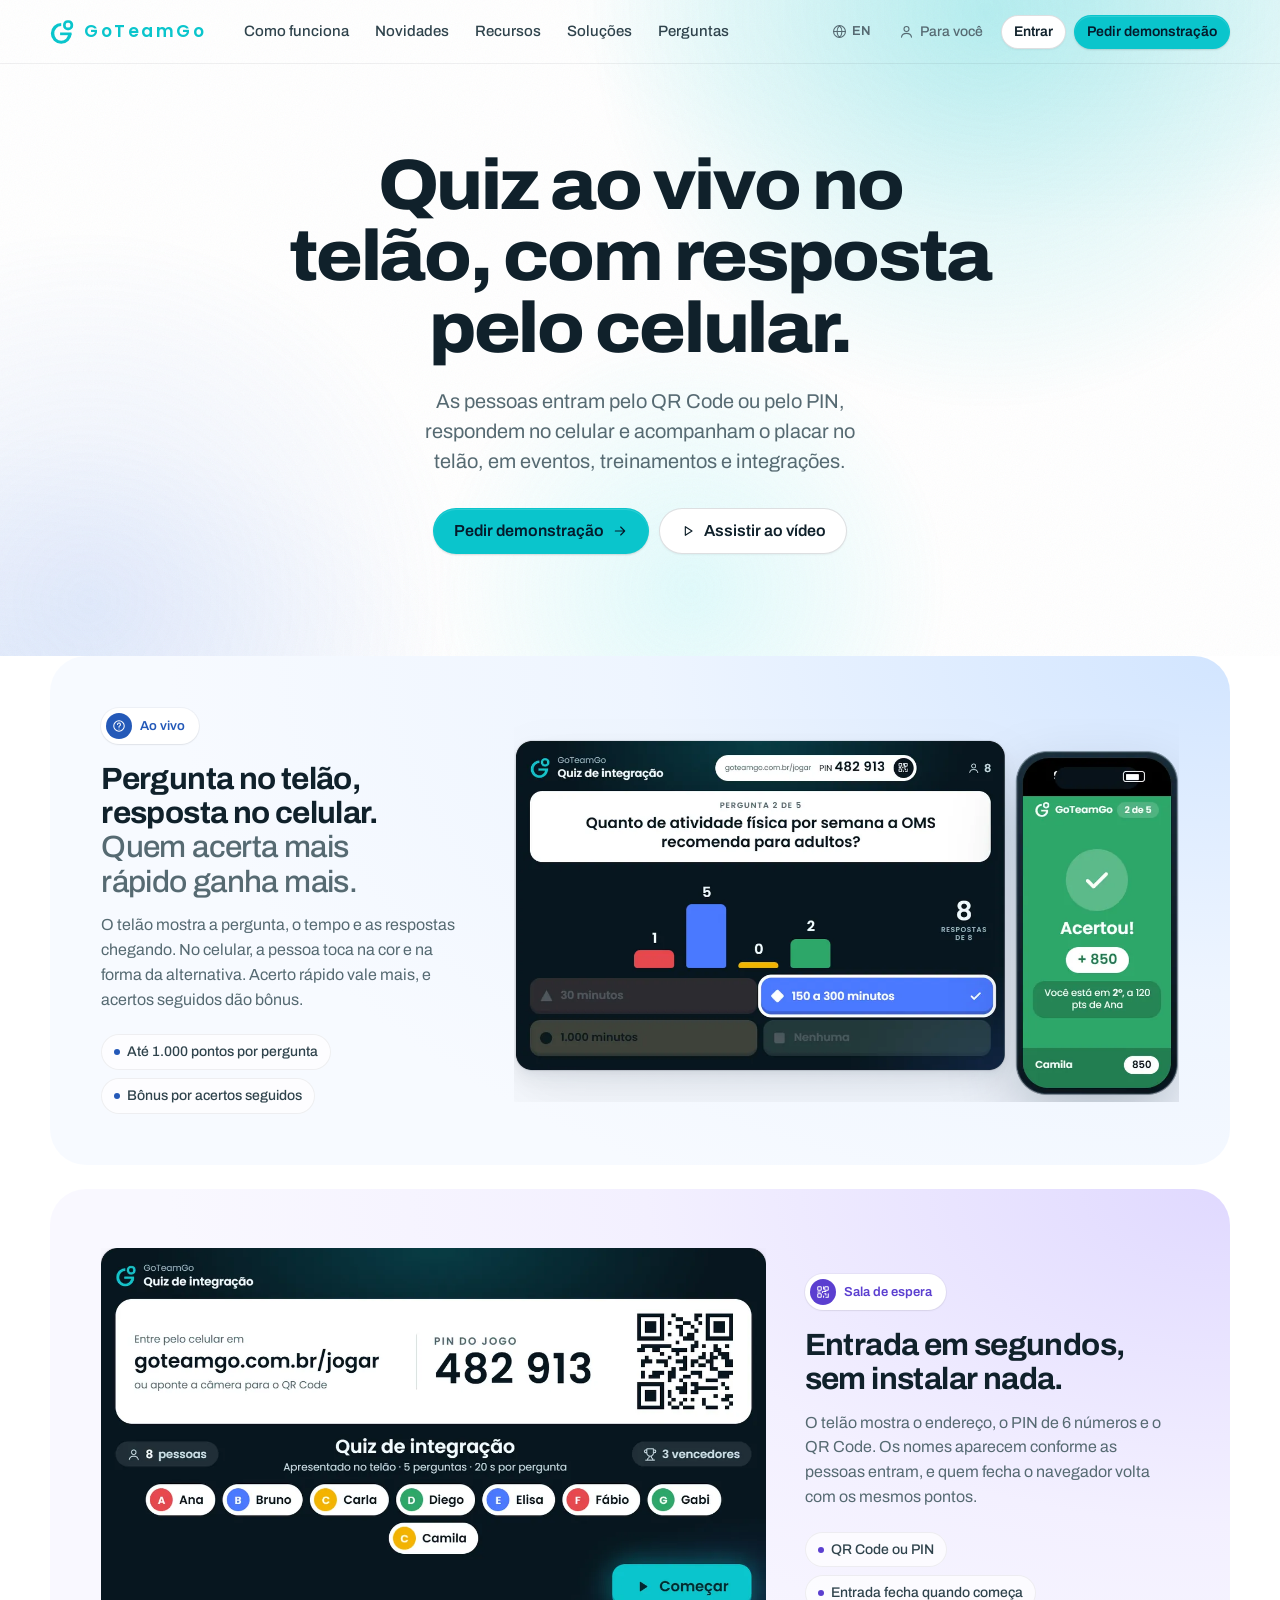
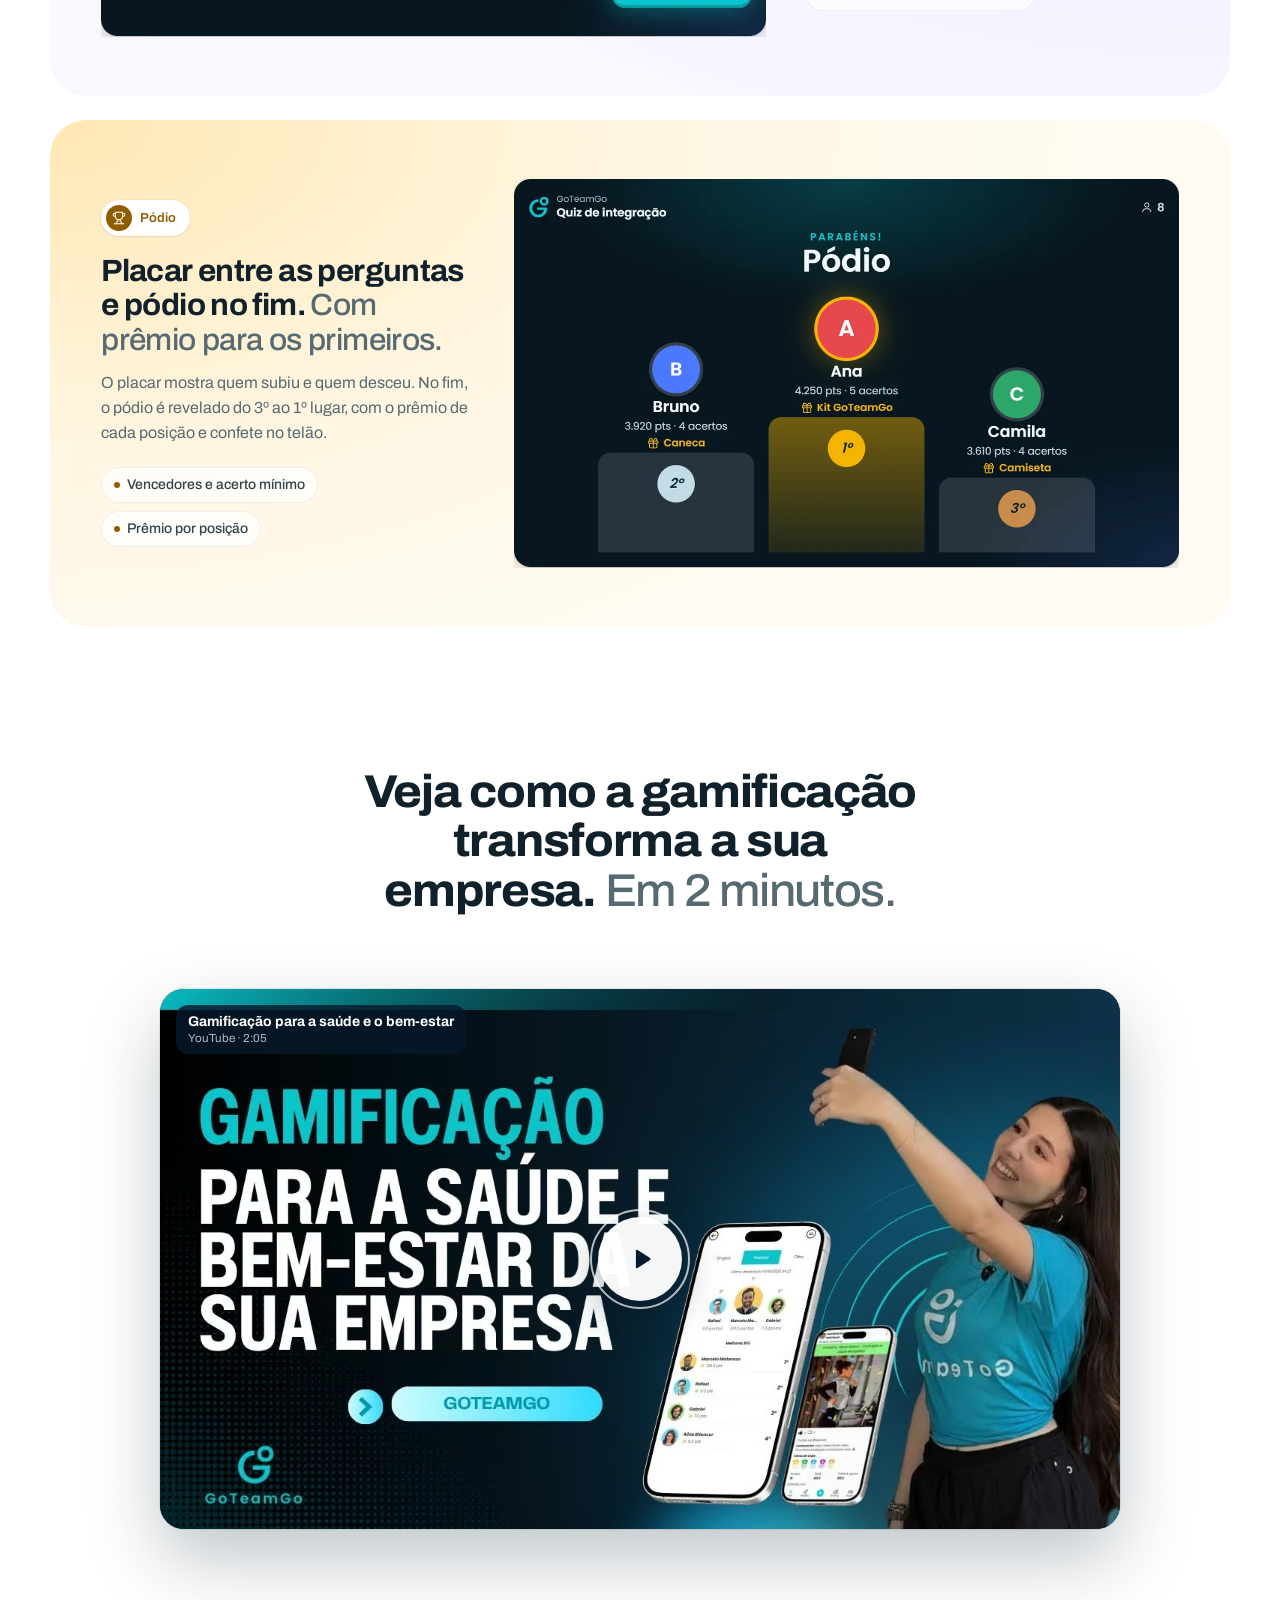
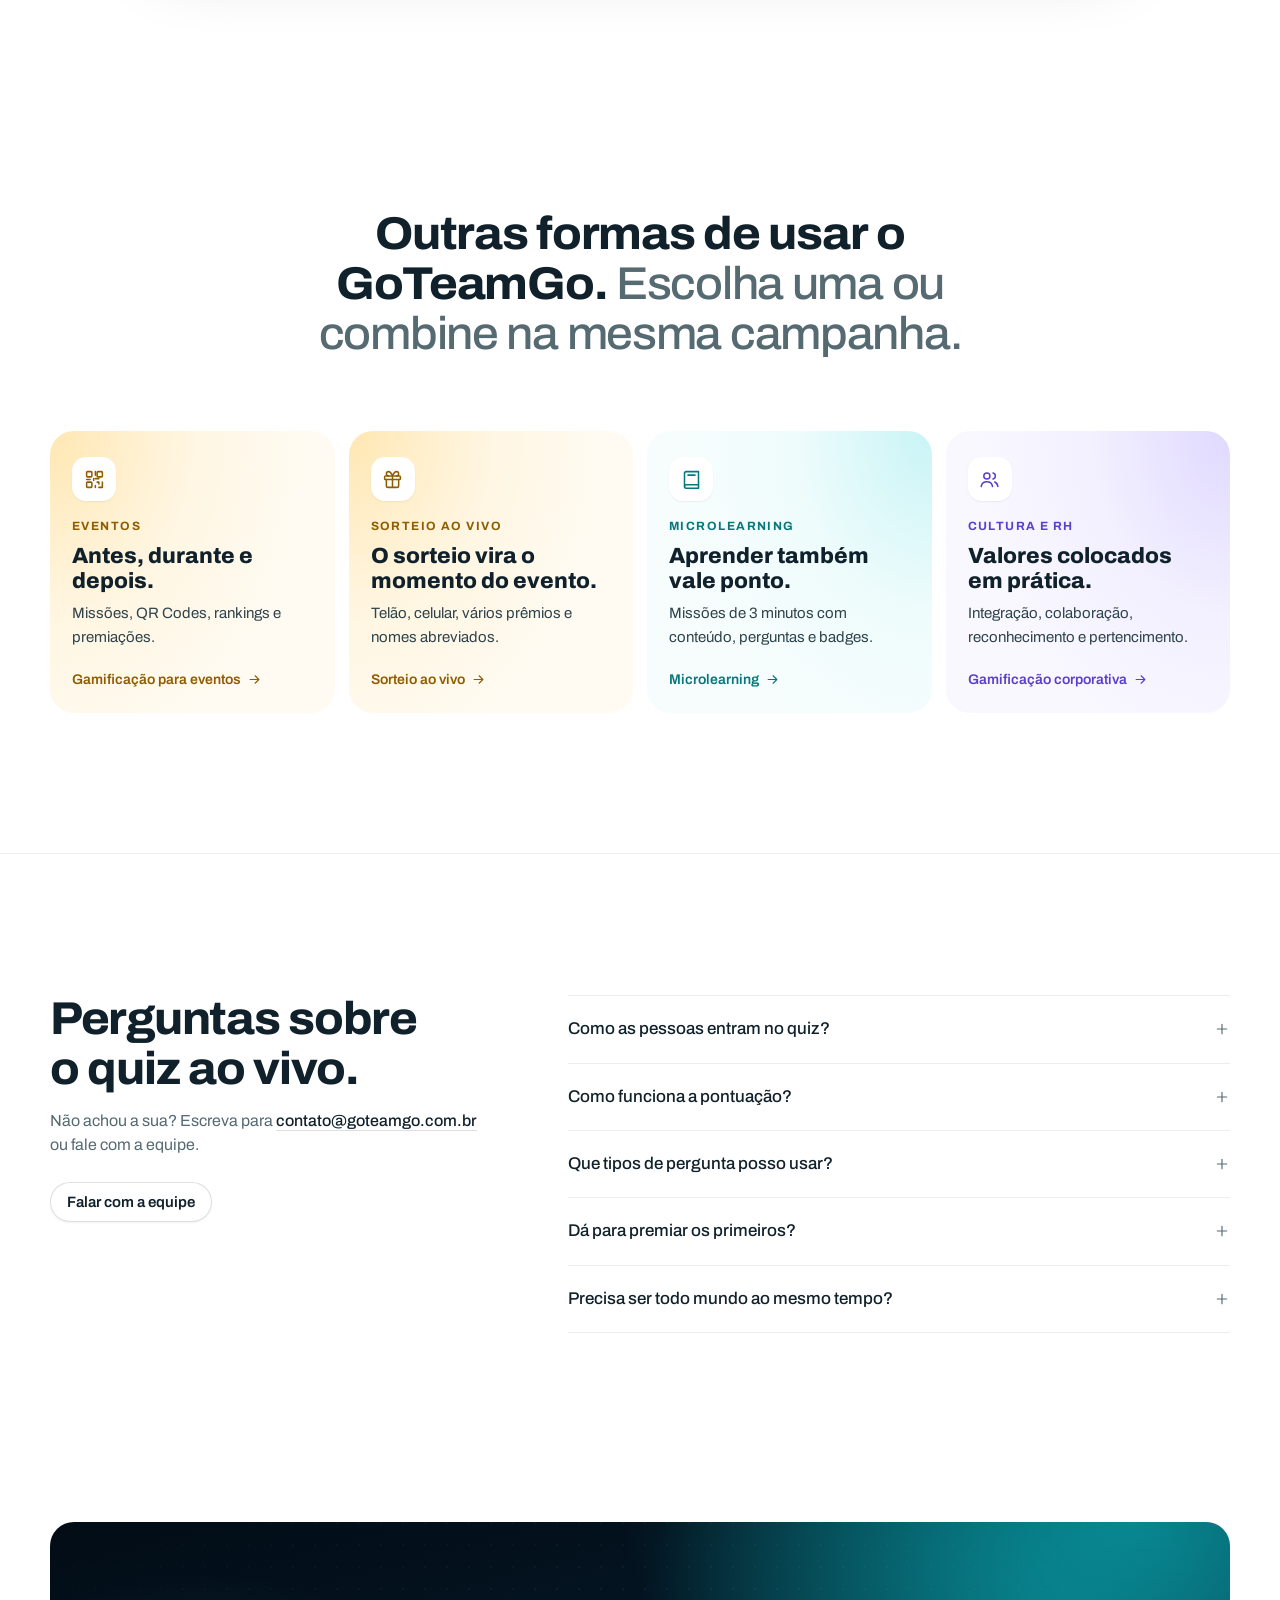
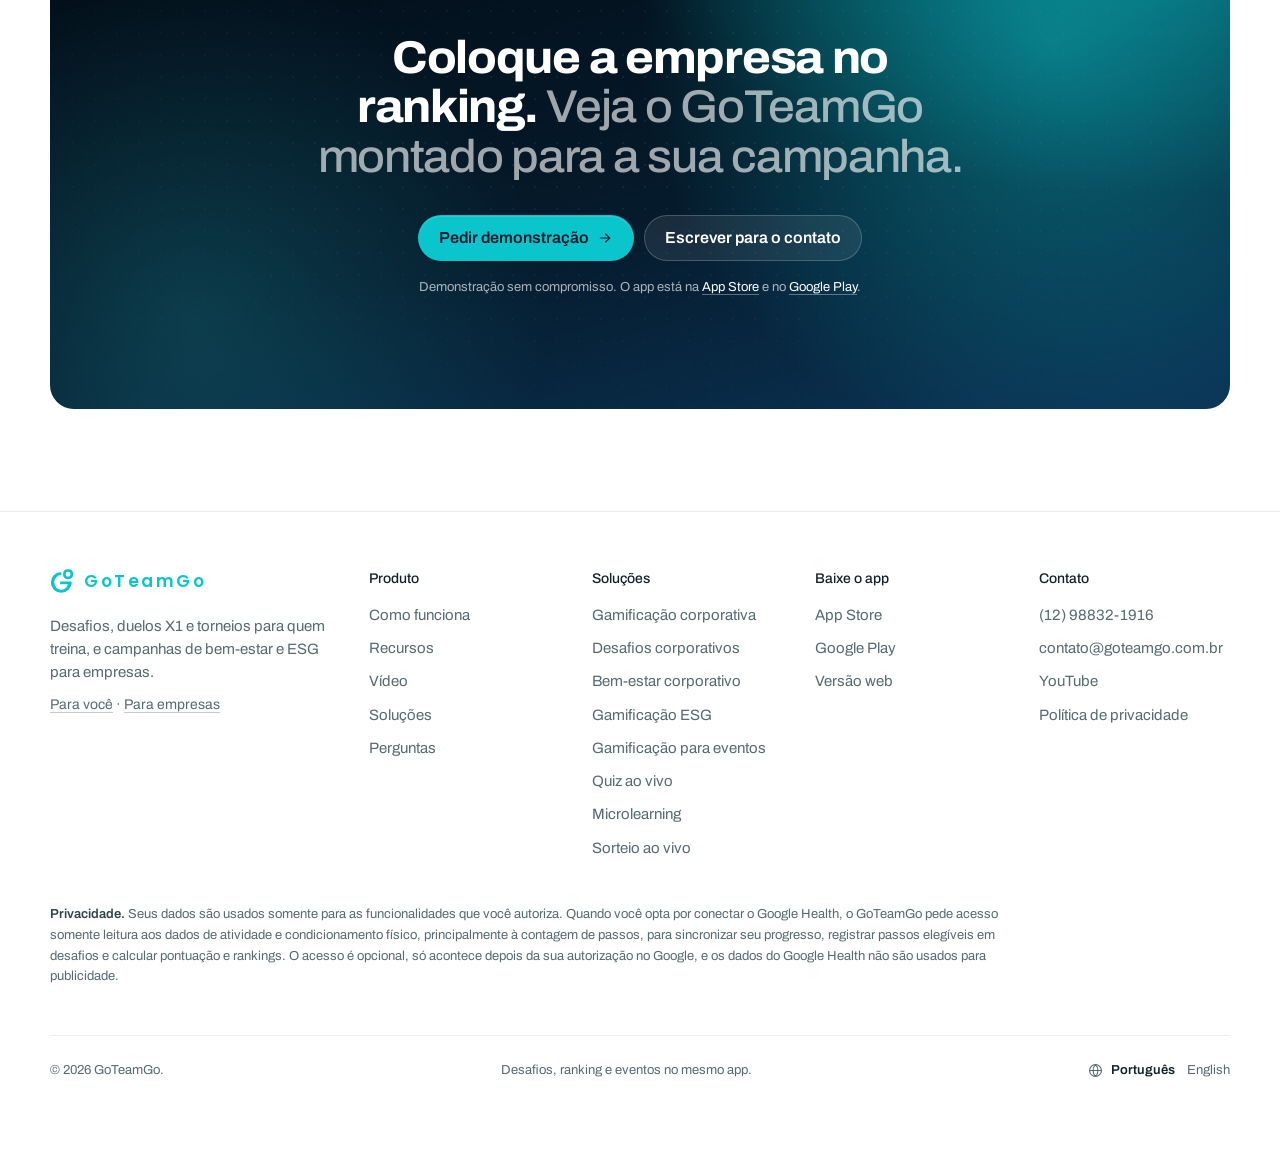
<file: quiz-ao-vivo/index.html>
<!doctype html> <html lang="pt-BR" data-direction="deep" data-hero="light" data-aud="empresa"> <head> <meta charset="utf-8"> <meta name="viewport" content="width=device-width, initial-scale=1"> <title>Quiz ao vivo para eventos e treinamentos | GoTeamGo</title> <meta name="description" content="Quiz ao vivo no telão com resposta pelo celular: entrada por QR Code ou PIN, tempo por pergunta, pontos por velocidade, placar e pódio com prêmios."> <meta name="robots" content="noindex"> <link rel="canonical" href="https://goteamgo.com.br/quiz-ao-vivo/"> <meta property="og:type" content="website"> <meta property="og:locale" content="pt_BR"> <meta property="og:site_name" content="GoTeamGo"> <meta property="og:title" content="Quiz ao vivo para eventos e treinamentos | GoTeamGo"> <meta property="og:description" content="Quiz ao vivo no telão com resposta pelo celular: entrada por QR Code ou PIN, tempo por pergunta, pontos por velocidade, placar e pódio com prêmios."> <meta property="og:url" content="https://joao-araujo-appstorm.github.io/goteamgo-landing-preview/quiz-ao-vivo/"> <meta property="og:image" content="https://joao-araujo-appstorm.github.io/goteamgo-landing-preview/img/og/quiz-ao-vivo.jpg"> <meta property="og:image:width" content="1200"> <meta property="og:image:height" content="630"> <meta property="og:image:alt" content="Quiz ao vivo no telão, com resposta pelo celular."> <meta name="twitter:card" content="summary_large_image"> <meta name="twitter:title" content="Quiz ao vivo para eventos e treinamentos | GoTeamGo"> <meta name="twitter:description" content="Quiz ao vivo no telão com resposta pelo celular: entrada por QR Code ou PIN, tempo por pergunta, pontos por velocidade, placar e pódio com prêmios."> <meta name="twitter:image" content="https://joao-araujo-appstorm.github.io/goteamgo-landing-preview/img/og/quiz-ao-vivo.jpg"> <meta name="theme-color" content="#ffffff">  <script>document.documentElement.classList.add('js');</script> <link rel="icon" href="../favicon.svg" type="image/svg+xml"> <link rel="icon" href="../img/favicon-32.png" sizes="32x32" type="image/png"> <link rel="manifest" href="../site.webmanifest"> <link rel="apple-touch-icon" href="../img/apple-touch-icon.png"> <link rel="preload" href="../fonts/archivo.woff2" as="font" type="font/woff2" crossorigin> <link rel="preload" href="../fonts/poppins-400.woff2" as="font" type="font/woff2" crossorigin> <link rel="stylesheet" href="../css/landing.css?v=9613ffd4"> <script defer src="../js/landing.js?v=6a23c4d8"></script> <script type="application/ld+json">
{
"@context": "https://schema.org",
"@graph": [
{
"@type": "WebPage",
"@id": "https://goteamgo.com.br/quiz-ao-vivo/#webpage",
"url": "https://goteamgo.com.br/quiz-ao-vivo/",
"name": "Quiz ao vivo para eventos e treinamentos | GoTeamGo",
"description": "Quiz ao vivo no telão com resposta pelo celular: entrada por QR Code ou PIN, tempo por pergunta, pontos por velocidade, placar e pódio com prêmios.",
"inLanguage": "pt-BR",
"isPartOf": {
"@id": "https://goteamgo.com.br/#website"
},
"about": {
"@id": "https://goteamgo.com.br/#app"
},
"publisher": {
"@id": "https://goteamgo.com.br/#organization"
},
"primaryImageOfPage": {
"@type": "ImageObject",
"url": "https://goteamgo.com.br/img/og/quiz-ao-vivo.jpg"
}
},
{
"@type": "FAQPage",
"@id": "https://goteamgo.com.br/quiz-ao-vivo/#faq",
"mainEntity": [
{
"@type": "Question",
"name": "Como as pessoas entram no quiz?",
"acceptedAnswer": {
"@type": "Answer",
"text": "Pelo QR Code do telão ou pelo endereço que aparece nele, digitando o PIN de 6 números. Não precisa instalar nada."
}
},
{
"@type": "Question",
"name": "Como funciona a pontuação?",
"acceptedAnswer": {
"@type": "Answer",
"text": "Cada acerto vale até 1.000 pontos, e quem responde mais rápido ganha mais. Acertos seguidos dão bônus, e dá para ter pergunta valendo o dobro ou de aquecimento, sem pontos."
}
},
{
"@type": "Question",
"name": "Que tipos de pergunta posso usar?",
"acceptedAnswer": {
"@type": "Answer",
"text": "Alternativas ou verdadeiro ou falso, com tempo de 5 segundos a 4 minutos por pergunta e imagem opcional."
}
},
{
"@type": "Question",
"name": "Dá para premiar os primeiros?",
"acceptedAnswer": {
"@type": "Answer",
"text": "Sim. Você escolhe quantos vencedores, o acerto mínimo e o prêmio de cada posição, e o pódio é revelado no telão."
}
},
{
"@type": "Question",
"name": "Precisa ser todo mundo ao mesmo tempo?",
"acceptedAnswer": {
"@type": "Answer",
"text": "Não. Além do modo apresentado no telão, existe o modo cada um no seu ritmo, com o ranking ao vivo no telão."
}
}
]
}
]
}
</script> </head> <body class="page-sub"> <a class="skip" href="#conteudo">Pular para o conteúdo</a> <svg width="0" height="0" style="position:absolute" aria-hidden="true" focusable="false"> <symbol id="logo-mark" viewBox="0 0 340 340"><g fill="currentColor"><path d="M159 43A147 147 0 1 0 306 190H257A98 104.5 0 1 1 159 85.5Z"/><path d="M143 177H304V215H143Z"/><path fill-rule="evenodd" d="M248 2H265A63 63 0 0 1 328 65V81A63 63 0 0 1 265 144H248A63 63 0 0 1 185 81V65A63 63 0 0 1 248 2ZM250 39H262A27 27 0 0 1 289 66V80A27 27 0 0 1 262 107H250A27 27 0 0 1 223 80V66A27 27 0 0 1 250 39Z"/></g></symbol> <symbol id="i-tv" viewBox="0 0 24 24"><rect x="2.5" y="4" width="19" height="13" rx="2"/><path d="M8 21h8M12 17v4"/></symbol> <symbol id="i-grid" viewBox="0 0 24 24"><rect x="3.5" y="3.5" width="7" height="7" rx="1.5"/><rect x="13.5" y="3.5" width="7" height="7" rx="1.5"/><rect x="3.5" y="13.5" width="7" height="7" rx="1.5"/><rect x="13.5" y="13.5" width="7" height="7" rx="1.5"/></symbol> <symbol id="i-gift" viewBox="0 0 24 24"><rect x="3" y="8" width="18" height="4" rx="1"/><path d="M12 8v13M19 12v7a2 2 0 0 1-2 2H7a2 2 0 0 1-2-2v-7"/><path d="M7.5 8a2.5 2.5 0 0 1 0-5C10 3 12 8 12 8s2-5 4.5-5a2.5 2.5 0 0 1 0 5"/></symbol> <symbol id="i-flame" viewBox="0 0 24 24"><path d="M8.5 14.5A2.5 2.5 0 0 0 11 12c0-1.4-.5-2-1-3-1.1-2.1-.2-4 2-6 .5 2.5 2 4.9 4 6.5 2 1.6 3 3.5 3 5.5a7 7 0 1 1-14 0c0-1.2.4-2.3 1-3a2.5 2.5 0 0 0 2.5 2.5z"/></symbol> <symbol id="i-users" viewBox="0 0 24 24"><circle cx="9" cy="8" r="3.5"/><path d="M2.5 20c.6-3.4 3.3-5.5 6.5-5.5s5.9 2.1 6.5 5.5"/><path d="M16 4.6a3.5 3.5 0 0 1 0 6.8M18 14.8c1.9.7 3.2 2.4 3.5 5.2"/></symbol> <symbol id="i-trophy" viewBox="0 0 24 24"><path d="M6 9H4.5a2.5 2.5 0 0 1 0-5H6M18 9h1.5a2.5 2.5 0 0 0 0-5H18M4 22h16"/><path d="M10 14.7V17c0 .6-.5 1-1 1.2C7.9 18.8 7 20.2 7 22M14 14.7V17c0 .6.5 1 1 1.2 1.1.6 2 2 2 3.8"/><path d="M18 2H6v7a6 6 0 0 0 12 0z"/></symbol> <symbol id="i-wallet" viewBox="0 0 24 24"><rect x="3" y="6" width="18" height="14" rx="2"/><path d="M3 10h18M16 15h2"/></symbol> <symbol id="i-chart" viewBox="0 0 24 24"><path d="M18 20V10M12 20V4M6 20v-6"/></symbol> <symbol id="i-bell" viewBox="0 0 24 24"><path d="M6 16v-5a6 6 0 1 1 12 0v5l1.5 2h-15z"/><path d="M10 21h4"/></symbol> <symbol id="i-rocket" viewBox="0 0 24 24"><path d="M4.5 16.5c-1.5 1.3-2 5-2 5s3.7-.5 5-2c.7-.8.7-2.1-.1-2.9a2.2 2.2 0 0 0-2.9-.1z"/><path d="m12 15-3-3a22 22 0 0 1 2-4A12.9 12.9 0 0 1 22 2c0 2.7-.8 7.5-6 11a22.4 22.4 0 0 1-4 2z"/><path d="M9 12H4s.6-3 2-4c1.6-1.1 5 0 5 0M12 15v5s3-.6 4-2c1.1-1.6 0-5 0-5"/></symbol> <symbol id="i-layers" viewBox="0 0 24 24"><path d="m12 3 9 5-9 5-9-5z"/><path d="m3 13 9 5 9-5"/></symbol> <symbol id="i-sparkle" viewBox="0 0 24 24"><path d="M12 3l1.8 4.9L19 9.7l-5.2 1.8L12 16.5l-1.8-5L5 9.7l5.2-1.8z"/><path d="M18.5 15l.7 1.8 1.8.7-1.8.7-.7 1.8-.7-1.8-1.8-.7 1.8-.7z"/></symbol> <symbol id="i-search" viewBox="0 0 24 24"><circle cx="11" cy="11" r="7"/><path d="m20 20-3.5-3.5"/></symbol> <symbol id="i-plus" viewBox="0 0 24 24"><path d="M12 5v14M5 12h14"/></symbol> <symbol id="i-check" viewBox="0 0 24 24"><path d="m5 12.5 4.5 4.5L19 7.5"/></symbol> <symbol id="i-close" viewBox="0 0 24 24"><path d="M6 6l12 12M18 6 6 18"/></symbol> <symbol id="i-arrow" viewBox="0 0 24 24"><path d="M5 12h14M13 6l6 6-6 6"/></symbol> <symbol id="i-chevron" viewBox="0 0 24 24"><path d="m7 10 5 5 5-5"/></symbol> <symbol id="i-back" viewBox="0 0 24 24"><path d="m15 18-6-6 6-6"/></symbol> <symbol id="i-download" viewBox="0 0 24 24"><path d="M12 4v11M7 10l5 5 5-5M5 20h14"/></symbol> <symbol id="i-file" viewBox="0 0 24 24"><path d="M14 3H7a2 2 0 0 0-2 2v14a2 2 0 0 0 2 2h10a2 2 0 0 0 2-2V8z"/><path d="M14 3v5h5M9 13h6M9 17h4"/></symbol> <symbol id="i-mail" viewBox="0 0 24 24"><rect x="3" y="5" width="18" height="14" rx="2"/><path d="m4 7 8 6 8-6"/></symbol> <symbol id="i-key" viewBox="0 0 24 24"><rect x="5" y="11" width="14" height="10" rx="2"/><path d="M8 11V8a4 4 0 0 1 8 0v3"/></symbol> <symbol id="i-menu" viewBox="0 0 24 24"><path d="M4 7h16M4 12h16M4 17h16"/></symbol> <symbol id="i-pin" viewBox="0 0 24 24"><path d="M12 21s7-6.2 7-11.5A7 7 0 0 0 5 9.5C5 14.8 12 21 12 21z"/><circle cx="12" cy="9.5" r="2.5"/></symbol> <symbol id="i-clock" viewBox="0 0 24 24"><circle cx="12" cy="12" r="9"/><path d="M12 7v5l3 2"/></symbol> <symbol id="i-activity" viewBox="0 0 24 24"><path d="M22 12h-4l-3 9L9 3l-3 9H2"/></symbol> <symbol id="i-camera" viewBox="0 0 24 24"><path d="M14.5 4h-5L7 7H4a2 2 0 0 0-2 2v9a2 2 0 0 0 2 2h16a2 2 0 0 0 2-2V9a2 2 0 0 0-2-2h-3z"/><circle cx="12" cy="13" r="3"/></symbol> <symbol id="i-award" viewBox="0 0 24 24"><circle cx="12" cy="8" r="6"/><path d="M15.5 12.9 17 22l-5-3-5 3 1.5-9.1"/></symbol> <symbol id="i-leaf" viewBox="0 0 24 24"><path d="M11 20A7 7 0 0 1 9.8 6.1C15.5 5 17 4.5 19 2c1 2 2 4.2 2 8 0 5.5-4.8 10-10 10z"/><path d="M2 21c0-3 1.9-5.4 5.1-6C9.5 14.5 12 13 13 12"/></symbol> <symbol id="i-heart" viewBox="0 0 24 24"><path d="M19 14c1.5-1.5 3-3.2 3-5.5A5.5 5.5 0 0 0 16.5 3c-1.8 0-3 .5-4.5 2-1.5-1.5-2.7-2-4.5-2A5.5 5.5 0 0 0 2 8.5c0 2.3 1.5 4 3 5.5l7 7z"/></symbol> <symbol id="i-message" viewBox="0 0 24 24"><path d="M7.9 20A9 9 0 1 0 4 16.1L2 22z"/></symbol> <symbol id="i-phone" viewBox="0 0 24 24"><rect x="5" y="2" width="14" height="20" rx="2.5"/><path d="M11 18h2"/></symbol> <symbol id="i-qr" viewBox="0 0 24 24"><rect x="3" y="3" width="6" height="6" rx="1"/><rect x="15" y="3" width="6" height="6" rx="1"/><rect x="3" y="15" width="6" height="6" rx="1"/><path d="M15 15h2v2M21 15v6h-4M13 3v4M13 11h4M3 12h4M11 11v2M13 19v2"/></symbol> <symbol id="i-sliders" viewBox="0 0 24 24"><path d="M21 4h-7M10 4H3M21 12h-9M8 12H3M21 20h-5M12 20H3M14 2v4M8 10v4M16 18v4"/></symbol> <symbol id="i-megaphone" viewBox="0 0 24 24"><path d="m3 11 18-5v12L3 14z"/><path d="M11.6 16.8a3 3 0 1 1-5.8-1.6"/></symbol> <symbol id="i-steps" viewBox="0 0 24 24"><path d="M4 16v-2.4C4 11.5 3 10.5 3 8c0-2.7 1.5-6 4.5-6C9.4 2 10 3.8 10 5.5c0 3.1-2 5.7-2 8.7V16a2 2 0 1 1-4 0zM20 20v-2.4c0-2.1 1-3.1 1-5.6 0-2.7-1.5-6-4.5-6C14.6 6 14 7.8 14 9.5c0 3.1 2 5.7 2 8.7V20a2 2 0 1 0 4 0z"/></symbol> <symbol id="i-dots" viewBox="0 0 24 24"><circle cx="12" cy="5" r="1"/><circle cx="12" cy="12" r="1"/><circle cx="12" cy="19" r="1"/></symbol> <symbol id="i-pause" viewBox="0 0 24 24"><rect x="6.5" y="5" width="3.5" height="14" rx="1"/><rect x="14" y="5" width="3.5" height="14" rx="1"/></symbol> <symbol id="i-play" viewBox="0 0 24 24"><path d="M8 5.5v13l10-6.5z"/></symbol> <symbol id="i-bolt" viewBox="0 0 24 24"><path d="M13 2 4 14h7l-1 8 9-12h-7z"/></symbol> <symbol id="i-arrow-left" viewBox="0 0 24 24"><path d="M19 12H5M11 6l-6 6 6 6"/></symbol> <symbol id="i-briefcase" viewBox="0 0 24 24"><rect x="3" y="7" width="18" height="13" rx="2"/><path d="M8 7V5a2 2 0 0 1 2-2h4a2 2 0 0 1 2 2v2M3 13h18"/></symbol> <symbol id="i-globe" viewBox="0 0 24 24"><circle cx="12" cy="12" r="9.5"/><path d="M2.5 12h19M12 2.5c2.6 2.6 3.9 5.8 3.9 9.5s-1.3 6.9-3.9 9.5c-2.6-2.6-3.9-5.8-3.9-9.5S9.4 5.1 12 2.5z"/></symbol><symbol id="i-user" viewBox="0 0 24 24"><circle cx="12" cy="8" r="4"/><path d="M4 21c.8-4 4-6 8-6s7.2 2 8 6"/></symbol> <symbol id="i-list" viewBox="0 0 24 24"><path d="M9 6h11M9 12h11M9 18h11M4.5 6h.01M4.5 12h.01M4.5 18h.01"/></symbol> <symbol id="i-refresh" viewBox="0 0 24 24"><path d="M20 11a8 8 0 1 0-2.3 5.7M20 4v7h-7"/></symbol> <symbol id="i-flag" viewBox="0 0 24 24"><path d="M5 21V4M5 4h11l-2 4 2 4H5"/></symbol> <symbol id="i-shield" viewBox="0 0 24 24"><path d="M12 3 5 6v5c0 4.6 3 8.3 7 10 4-1.7 7-5.4 7-10V6z"/><path d="m9 12 2 2 4-4"/></symbol> <symbol id="i-send" viewBox="0 0 24 24"><path d="M22 2 11 13M22 2l-7 20-4-9-9-4z"/></symbol> <symbol id="i-copy" viewBox="0 0 24 24"><rect x="9" y="9" width="12" height="12" rx="2"/><path d="M5 15H4a2 2 0 0 1-2-2V4a2 2 0 0 1 2-2h9a2 2 0 0 1 2 2v1"/></symbol> <symbol id="i-bike" viewBox="0 0 24 24"><circle cx="5.5" cy="17" r="3.5"/><circle cx="18.5" cy="17" r="3.5"/><path d="M5.5 17 9 9h6l3.5 8M9 9 8 6.5H6M12 17l3-8M15 9l-1-2.5h2"/></symbol> <symbol id="i-dumbbell" viewBox="0 0 24 24"><path d="M7 6v12M17 6v12M4 9v6M20 9v6M7 12h10"/></symbol> <symbol id="i-crown" viewBox="0 0 24 24"><path d="M3 8l4.5 4L12 5l4.5 7L21 8l-2 10H5z"/></symbol> <symbol id="i-quiz" viewBox="0 0 24 24"><circle cx="12" cy="12" r="9"/><path d="M9.5 9.5a2.5 2.5 0 1 1 3.5 2.3c-.6.3-1 .8-1 1.5v.7M12 17h.01"/></symbol> <symbol id="i-book" viewBox="0 0 24 24"><path d="M4 5a2 2 0 0 1 2-2h14v15H6a2 2 0 0 0-2 2z"/><path d="M4 20a2 2 0 0 0 2 2h14v-4M8 7h8"/></symbol> <symbol id="i-card" viewBox="0 0 24 24"><rect x="2.5" y="5" width="19" height="14" rx="2"/><path d="M2.5 10h19M6 15h4"/></symbol> </svg> <header class="nav" data-nav> <div class="container nav__inner"> <a class="brand" href="../#topo" aria-label="GoTeamGo, início"> <svg class="brand__mark" aria-hidden="true"><use href="#logo-mark"/></svg>GoTeamGo
</a> <nav class="nav__links" aria-label="Principal"> <a href="../#posts" data-for="empresa">Como funciona</a> <a href="../#produto" data-for="voce">Como funciona</a> <a href="../#jogo" data-for="voce">Gamificação</a> <a href="../#social" data-for="voce">Social</a> <a href="../#novidades" data-for="empresa">Novidades</a> <a href="../#recursos" data-for="empresa">Recursos</a> <a href="../#solucoes" data-for="empresa">Soluções</a> <a href="../#perguntas">Perguntas</a> </nav> <div class="nav__actions"> <a class="nav__lang" href="../en/" lang="en" aria-label="English version" data-lang-link><svg class="i" aria-hidden="true"><use href="#i-globe"/></svg>EN</a> <a class="nav__aud" href="../" data-for="voce"><svg class="i" aria-hidden="true"><use href="#i-briefcase"/></svg>Para empresas</a> <a class="nav__aud" href="../para-voce/" data-for="empresa"><svg class="i" aria-hidden="true"><use href="#i-user"/></svg>Para você</a> <a class="btn btn--secondary btn--sm nav__login" href="https://app.goteamgo.com.br/">Entrar</a> <a class="btn btn--primary btn--sm" href="https://app.goteamgo.com.br/register/" data-track="cta-nav-conta" data-for="voce"><span class="lbl-long">Criar conta grátis</span><span class="lbl-short">Criar conta</span><span class="lbl-tiny">Criar conta</span></a> <a class="btn btn--primary btn--sm" href="https://wa.me/5512988321916?text=Ol%C3%A1%2C%20quero%20ver%20uma%20demonstra%C3%A7%C3%A3o%20do%20GoTeamGo%20para%20a%20minha%20empresa." target="_blank" rel="noopener" data-track="cta-nav" data-for="empresa"><span class="lbl-long">Pedir demonstração</span><span class="lbl-short">Demonstração</span><span class="lbl-tiny">Agendar</span></a> <button class="nav__toggle" type="button" aria-expanded="false" aria-controls="menu-mobile" aria-label="Abrir menu" data-nav-toggle> <span class="burger" aria-hidden="true"><i></i><i></i></span> </button> </div> </div> <div class="nav__mobile" id="menu-mobile" hidden> <nav class="m-menu" aria-label="Menu"> <a class="m-link" href="../#posts" style="--i:0" data-for="empresa"><span>Como funciona</span><svg class="i" aria-hidden="true"><use href="#i-arrow"/></svg></a> <a class="m-link" href="../#produto" style="--i:0" data-for="voce"><span>Como funciona</span><svg class="i" aria-hidden="true"><use href="#i-arrow"/></svg></a> <a class="m-link" href="../#jogo" style="--i:1" data-for="voce"><span>Gamificação</span><svg class="i" aria-hidden="true"><use href="#i-arrow"/></svg></a> <a class="m-link" href="../#social" style="--i:2" data-for="voce"><span>Social</span><svg class="i" aria-hidden="true"><use href="#i-arrow"/></svg></a> <a class="m-link" href="../#novidades" style="--i:1" data-for="empresa"><span>Novidades</span><svg class="i" aria-hidden="true"><use href="#i-arrow"/></svg></a> <a class="m-link" href="../#recursos" style="--i:1" data-for="empresa"><span>Recursos</span><svg class="i" aria-hidden="true"><use href="#i-arrow"/></svg></a> <a class="m-link" href="../#solucoes" style="--i:2" data-for="empresa"><span>Soluções</span><svg class="i" aria-hidden="true"><use href="#i-arrow"/></svg></a> <a class="m-link" href="../#perguntas" style="--i:3"><span>Perguntas</span><svg class="i" aria-hidden="true"><use href="#i-arrow"/></svg></a> </nav> <div class="m-foot" style="--i:4"> <a class="btn btn--primary btn--lg" href="https://app.goteamgo.com.br/register/" data-track="cta-nav-mobile-conta" data-for="voce">Criar minha conta grátis <svg class="i i-arrow" aria-hidden="true"><use href="#i-arrow"/></svg></a> <a class="btn btn--primary btn--lg" href="https://wa.me/5512988321916?text=Ol%C3%A1%2C%20quero%20ver%20uma%20demonstra%C3%A7%C3%A3o%20do%20GoTeamGo%20para%20a%20minha%20empresa." target="_blank" rel="noopener" data-track="cta-nav-mobile" data-for="empresa">Pedir demonstração <svg class="i i-arrow" aria-hidden="true"><use href="#i-arrow"/></svg></a> <a class="btn btn--secondary btn--lg" href="https://app.goteamgo.com.br/">Entrar</a> <a class="m-aud" href="../" data-for="voce"><svg class="i" aria-hidden="true"><use href="#i-briefcase"/></svg>Tem uma empresa? Ver a versão para empresas</a> <a class="m-aud" href="../para-voce/" data-for="empresa"><svg class="i" aria-hidden="true"><use href="#i-user"/></svg>Ver a versão para você</a> <a class="m-aud" href="../en/" lang="en" data-lang-link><svg class="i" aria-hidden="true"><use href="#i-globe"/></svg>English version</a> <p class="m-stores">Baixe o app: <a href="https://apps.apple.com/br/app/goteamgo/id6756112455" target="_blank" rel="noopener">App Store</a> · <a href="https://play.google.com/store/apps/details?id=br.com.goteamgo.app.twa" target="_blank" rel="noopener">Google Play</a></p> </div> </div> </header> <main id="conteudo"> <section class="hero hero--sub" id="topo" aria-labelledby="hero-title"> <div class="hero__bg" aria-hidden="true"><div class="hero__aurora"><i></i><i></i><i></i></div><div class="hero__noise"></div></div> <div class="container hero__inner"> <h1 class="display hero__title" id="hero-title">Quiz ao vivo no telão, com resposta pelo celular.</h1> <p class="lead hero__lead">As pessoas entram pelo QR Code ou pelo PIN, respondem no celular e acompanham o placar no telão, em eventos, treinamentos e integrações.</p> <div class="hero__ctas"> <a class="btn btn--primary btn--lg" href="https://wa.me/5512988321916?text=Ol%C3%A1%2C%20quero%20ver%20uma%20demonstra%C3%A7%C3%A3o%20do%20GoTeamGo%20para%20a%20minha%20empresa." target="_blank" rel="noopener" data-track="cta-quiz-ao-vivo-hero">Pedir demonstração <svg class="i i-arrow" aria-hidden="true"><use href="#i-arrow"/></svg></a> <a class="btn btn--secondary btn--lg" href="#video"><svg class="i" aria-hidden="true"><use href="#i-play"/></svg>Assistir ao vídeo</a> </div> </div> </section> <section class="section section--flush sub-panels" aria-label="Como funciona"> <div class="container"> <div class="tour tour--feats"> <div class="tour__chapters"> <article class="chapter feat feat--sky"> <div class="chapter__head"> <span class="feat__eyebrow"><i><svg class="i" aria-hidden="true"><use href="#i-quiz"/></svg></i>Ao vivo</span> <h2 class="h3" data-words>Pergunta no telão, resposta no celular. <span class="soft">Quem acerta mais rápido ganha mais.</span></h2> <p class="body">O telão mostra a pergunta, o tempo e as respostas chegando. No celular, a pessoa toca na cor e na forma da alternativa. Acerto rápido vale mais, e acertos seguidos dão bônus.</p> <ul class="feat__chips"><li>Até 1.000 pontos por pergunta</li><li>Bônus por acertos seguidos</li></ul> </div> <div class="chapter__stage sub-shot"><img src="../img/sol/quiz.webp" width="1200" height="692" alt="Quiz ao vivo do GoTeamGo: telão com a pergunta, o gráfico de respostas e a alternativa certa, e o celular de quem acertou com mais 850 pontos" loading="lazy" decoding="async"></div> </article> <article class="chapter feat feat--violet"> <div class="chapter__head"> <span class="feat__eyebrow"><i><svg class="i" aria-hidden="true"><use href="#i-qr"/></svg></i>Sala de espera</span> <h2 class="h3" data-words>Entrada em segundos, sem instalar nada.</h2> <p class="body">O telão mostra o endereço, o PIN de 6 números e o QR Code. Os nomes aparecem conforme as pessoas entram, e quem fecha o navegador volta com os mesmos pontos.</p> <ul class="feat__chips"><li>QR Code ou PIN</li><li>Entrada fecha quando começa</li></ul> </div> <div class="chapter__stage sub-shot"><img src="../img/sol/quiz-sala.webp" width="1200" height="701" alt="Sala de espera do quiz ao vivo no telão com o endereço, o PIN de 6 números, o QR Code e os nomes de quem entrou" loading="lazy" decoding="async"></div> </article> <article class="chapter feat feat--amber"> <div class="chapter__head"> <span class="feat__eyebrow"><i><svg class="i" aria-hidden="true"><use href="#i-trophy"/></svg></i>Pódio</span> <h2 class="h3" data-words>Placar entre as perguntas e pódio no fim. <span class="soft">Com prêmio para os primeiros.</span></h2> <p class="body">O placar mostra quem subiu e quem desceu. No fim, o pódio é revelado do 3º ao 1º lugar, com o prêmio de cada posição e confete no telão.</p> <ul class="feat__chips"><li>Vencedores e acerto mínimo</li><li>Prêmio por posição</li></ul> </div> <div class="chapter__stage sub-shot"><img src="../img/sol/quiz-podio.webp" width="1200" height="701" alt="Pódio do quiz ao vivo no telão com os três primeiros colocados, os pontos e o prêmio de cada um" loading="lazy" decoding="async"></div> </article> </div> </div> </div> </section> <section class="section vd" id="video" aria-labelledby="vd-title" data-for="empresa"> <div class="container"> <div class="section-head section-head--center"> <h2 class="h2" id="vd-title" data-words>Veja como a gamificação transforma a sua empresa. <span class="soft">Em 2 minutos.</span></h2> </div> <div class="vd-frame" data-reveal> <a class="vd-play" href="https://www.youtube.com/watch?v=f2aAVMGqOxg" target="_blank" rel="noopener" data-video="f2aAVMGqOxg" aria-label="Assistir ao vídeo Veja como a gamificação pode transformar a sua empresa, 2 minutos e 5 segundos"> <picture><source srcset="../img/video-capa.avif" type="image/avif"><img src="../img/video-capa.webp" width="1280" height="720" alt="" loading="lazy" decoding="async"></picture> <span class="vd-btn" aria-hidden="true"><svg class="i" aria-hidden="true"><use href="#i-play"/></svg></span> <span class="vd-cap" aria-hidden="true"><b>Gamificação para a saúde e o bem-estar</b><small>YouTube · 2:05</small></span> </a> </div> </div> </section> <section class="section sol" aria-labelledby="sol-title"> <div class="container"> <div class="section-head section-head--center"> <h2 class="h2" id="sol-title" data-words>Outras formas de usar o GoTeamGo. <span class="soft">Escolha uma ou combine na mesma campanha.</span></h2> </div> <div class="sol-grid" data-reveal> <a class="sol-card feat--amber" href="../gamificacao-para-eventos/"><span class="sol-ic"><svg class="i" aria-hidden="true"><use href="#i-qr"/></svg></span><small>Eventos</small><b>Antes, durante e depois.</b><span>Missões, QR Codes, rankings e premiações.</span><em>Gamificação para eventos <svg class="i" aria-hidden="true"><use href="#i-arrow"/></svg></em></a> <a class="sol-card feat--amber" href="../sorteio-ao-vivo/"><span class="sol-ic"><svg class="i" aria-hidden="true"><use href="#i-gift"/></svg></span><small>Sorteio ao vivo</small><b>O sorteio vira o momento do evento.</b><span>Telão, celular, vários prêmios e nomes abreviados.</span><em>Sorteio ao vivo <svg class="i" aria-hidden="true"><use href="#i-arrow"/></svg></em></a> <a class="sol-card feat--teal" href="../microlearning/"><span class="sol-ic"><svg class="i" aria-hidden="true"><use href="#i-book"/></svg></span><small>Microlearning</small><b>Aprender também vale ponto.</b><span>Missões de 3 minutos com conteúdo, perguntas e badges.</span><em>Microlearning <svg class="i" aria-hidden="true"><use href="#i-arrow"/></svg></em></a> <a class="sol-card feat--violet" href="../gamificacao-corporativa/"><span class="sol-ic"><svg class="i" aria-hidden="true"><use href="#i-users"/></svg></span><small>Cultura e RH</small><b>Valores colocados em prática.</b><span>Integração, colaboração, reconhecimento e pertencimento.</span><em>Gamificação corporativa <svg class="i" aria-hidden="true"><use href="#i-arrow"/></svg></em></a> </div> </div> </section> <section class="section section--line" id="perguntas" aria-label="Perguntas frequentes"> <div class="container faq"> <div class="faq__intro"> <h2 class="h2" data-words>Perguntas sobre o quiz ao vivo.</h2> <p class="body" data-reveal>Não achou a sua? Escreva para <a class="link" href="mailto:contato@goteamgo.com.br">contato@goteamgo.com.br</a> ou fale com a equipe.</p> <div class="btn-row" data-reveal style="--d:80ms"><a class="btn btn--secondary" href="https://wa.me/5512988321916?text=Ol%C3%A1%2C%20tenho%20uma%20d%C3%BAvida%20sobre%20o%20GoTeamGo." target="_blank" rel="noopener" data-track="cta-quiz-ao-vivo-faq">Falar com a equipe</a></div> </div> <div class="faq__list" data-reveal style="--d:80ms"> <details class="faq__item" name="faq"> <summary>Como as pessoas entram no quiz?<svg class="i" aria-hidden="true"><use href="#i-plus"/></svg></summary> <p class="faq__answer">Pelo QR Code do telão ou pelo endereço que aparece nele, digitando o PIN de 6 números. Não precisa instalar nada.</p> </details> <details class="faq__item" name="faq"> <summary>Como funciona a pontuação?<svg class="i" aria-hidden="true"><use href="#i-plus"/></svg></summary> <p class="faq__answer">Cada acerto vale até 1.000 pontos, e quem responde mais rápido ganha mais. Acertos seguidos dão bônus, e dá para ter pergunta valendo o dobro ou de aquecimento, sem pontos.</p> </details> <details class="faq__item" name="faq"> <summary>Que tipos de pergunta posso usar?<svg class="i" aria-hidden="true"><use href="#i-plus"/></svg></summary> <p class="faq__answer">Alternativas ou verdadeiro ou falso, com tempo de 5 segundos a 4 minutos por pergunta e imagem opcional.</p> </details> <details class="faq__item" name="faq"> <summary>Dá para premiar os primeiros?<svg class="i" aria-hidden="true"><use href="#i-plus"/></svg></summary> <p class="faq__answer">Sim. Você escolhe quantos vencedores, o acerto mínimo e o prêmio de cada posição, e o pódio é revelado no telão.</p> </details> <details class="faq__item" name="faq"> <summary>Precisa ser todo mundo ao mesmo tempo?<svg class="i" aria-hidden="true"><use href="#i-plus"/></svg></summary> <p class="faq__answer">Não. Além do modo apresentado no telão, existe o modo cada um no seu ritmo, com o ranking ao vivo no telão.</p> </details> </div> </div> </section> <section class="section section--snug-top" id="comecar" aria-label="Comece agora"> <div class="container"> <div class="cta-panel" data-reveal> <div class="cta-panel__aurora" aria-hidden="true"><i></i><i></i></div> <div data-for="empresa"> <h2 class="h2" data-words>Coloque a empresa no ranking. <span class="soft">Veja o GoTeamGo montado para a sua campanha.</span></h2> <div class="btn-row"> <a class="btn btn--primary btn--lg" href="https://wa.me/5512988321916?text=Ol%C3%A1%2C%20quero%20ver%20uma%20demonstra%C3%A7%C3%A3o%20do%20GoTeamGo%20para%20a%20minha%20empresa." target="_blank" rel="noopener" data-track="cta-final">Pedir demonstração <svg class="i i-arrow" aria-hidden="true"><use href="#i-arrow"/></svg></a> <a class="btn btn--secondary btn--lg" href="mailto:contato@goteamgo.com.br?subject=Demonstra%C3%A7%C3%A3o%20do%20GoTeamGo" data-track="cta-final-email">Escrever para o contato</a> </div> <p class="cta-panel__note">Demonstração sem compromisso. O app está na <a href="https://apps.apple.com/br/app/goteamgo/id6756112455" target="_blank" rel="noopener">App Store</a> e no <a href="https://play.google.com/store/apps/details?id=br.com.goteamgo.app.twa" target="_blank" rel="noopener">Google Play</a>.</p> </div> </div> </div> </section> </main> <footer class="footer"> <div class="container"> <div class="footer__grid"> <div class="footer__brand"> <a class="brand" href="../#topo"><svg class="brand__mark" aria-hidden="true"><use href="#logo-mark"/></svg>GoTeamGo</a> <p class="footer__about">Desafios, duelos X1 e torneios para quem treina, e campanhas de bem-estar e ESG para empresas.</p> <p class="footer__aud"><a href="../para-voce/">Para você</a> · <a href="../">Para empresas</a></p> </div> <nav class="footer__col" aria-labelledby="f-produto"> <h2 id="f-produto">Produto</h2> <ul data-for="voce"><li><a href="../#jogo">Gamificação</a></li><li><a href="../#desafios">Desafios abertos</a></li><li><a href="../#social">Social</a></li><li><a href="../#x1">Duelo X1</a></li><li><a href="../#torneio">Torneios</a></li></ul> <ul data-for="empresa"><li><a href="../#posts">Como funciona</a></li><li><a href="../#recursos">Recursos</a></li><li><a href="../#video">Vídeo</a></li><li><a href="../#solucoes">Soluções</a></li><li><a href="../#perguntas">Perguntas</a></li></ul> </nav> <nav class="footer__col" aria-labelledby="f-solucoes" data-for="empresa"> <h2 id="f-solucoes">Soluções</h2> <ul><li><a href="../gamificacao-corporativa/">Gamificação corporativa</a></li><li><a href="../desafios-corporativos/">Desafios corporativos</a></li><li><a href="../bem-estar-corporativo/">Bem-estar corporativo</a></li><li><a href="../gamificacao-esg/">Gamificação ESG</a></li><li><a href="../gamificacao-para-eventos/">Gamificação para eventos</a></li><li><a href="../quiz-ao-vivo/">Quiz ao vivo</a></li><li><a href="../microlearning/">Microlearning</a></li><li><a href="../sorteio-ao-vivo/">Sorteio ao vivo</a></li></ul> </nav> <nav class="footer__col" aria-labelledby="f-app"> <h2 id="f-app">Baixe o app</h2> <ul><li><a href="https://apps.apple.com/br/app/goteamgo/id6756112455" target="_blank" rel="noopener">App Store</a></li><li><a href="https://play.google.com/store/apps/details?id=br.com.goteamgo.app.twa" target="_blank" rel="noopener">Google Play</a></li><li><a href="https://app.goteamgo.com.br/">Versão web</a></li></ul> </nav> <nav class="footer__col" aria-labelledby="f-contato"> <h2 id="f-contato">Contato</h2> <ul><li><a href="https://wa.me/5512988321916?text=Ol%C3%A1%2C%20quero%20ver%20uma%20demonstra%C3%A7%C3%A3o%20do%20GoTeamGo%20para%20a%20minha%20empresa." target="_blank" rel="noopener" data-track="cta-footer">(12) 98832-1916</a></li><li><a href="mailto:contato@goteamgo.com.br">contato@goteamgo.com.br</a></li><li><a href="https://www.youtube.com/@goteamgooficial" target="_blank" rel="noopener">YouTube</a></li><li><a href="https://app.goteamgo.com.br/policy/">Política de privacidade</a></li></ul> </nav> </div> <p class="footer__legal"><b>Privacidade.</b> Seus dados são usados somente para as funcionalidades que você autoriza. Quando você opta por conectar o Google Health, o GoTeamGo pede acesso somente leitura aos dados de atividade e condicionamento físico, principalmente à contagem de passos, para sincronizar seu progresso, registrar passos elegíveis em desafios e calcular pontuação e rankings. O acesso é opcional, só acontece depois da sua autorização no Google, e os dados do Google Health não são usados para publicidade.</p> <div class="footer__bottom"> <span>© 2026 GoTeamGo. <button class="footer__cookies" type="button" data-consent-open hidden>Cookies</button></span> <span>Desafios, ranking e eventos no mesmo app.</span> <span class="footer__lang"><svg class="i" aria-hidden="true"><use href="#i-globe"/></svg><a href="../" aria-current="page">Português</a><a href="../en/" lang="en" data-lang-link>English</a></span> </div> </div> </footer> <div class="consent" role="region" aria-label="Aviso de cookies" data-consent hidden> <p>Usamos cookies para medir as visitas e os anúncios e melhorar o site. <a href="https://app.goteamgo.com.br/policy/">Política de privacidade</a></p> <div class="consent__actions"><button class="btn btn--secondary btn--sm" type="button" data-consent-no>Recusar</button><button class="btn btn--primary btn--sm" type="button" data-consent-yes>Aceitar</button></div> </div> <a class="wa-float" href="https://wa.me/5512988321916?text=Ol%C3%A1%2C%20quero%20saber%20mais%20sobre%20o%20GoTeamGo." target="_blank" rel="noopener" aria-label="Falar com a GoTeamGo no WhatsApp" data-track="whatsapp-flutuante" data-wa><svg viewBox="0 0 24 24" aria-hidden="true"><path d="M17.472 14.382c-.297-.149-1.758-.867-2.03-.967-.273-.099-.471-.148-.67.15-.197.297-.767.966-.94 1.164-.173.199-.347.223-.644.075-.297-.15-1.255-.463-2.39-1.475-.883-.788-1.48-1.761-1.653-2.059-.173-.297-.018-.458.13-.606.134-.133.298-.347.446-.52.149-.174.198-.298.298-.497.099-.198.05-.371-.025-.52-.075-.149-.669-1.612-.916-2.207-.242-.579-.487-.5-.669-.51-.173-.008-.371-.01-.57-.01-.198 0-.52.074-.792.372-.272.297-1.04 1.016-1.04 2.479 0 1.462 1.065 2.875 1.213 3.074.149.198 2.096 3.2 5.077 4.487.709.306 1.262.489 1.694.625.712.227 1.36.195 1.871.118.571-.085 1.758-.719 2.006-1.413.248-.694.248-1.289.173-1.413-.074-.124-.272-.198-.57-.347m-5.421 7.403h-.004a9.87 9.87 0 0 1-5.031-1.378l-.361-.214-3.741.982.998-3.648-.235-.374a9.86 9.86 0 0 1-1.51-5.26c.001-5.45 4.436-9.884 9.888-9.884 2.64 0 5.122 1.03 6.988 2.898a9.825 9.825 0 0 1 2.893 6.994c-.003 5.45-4.437 9.884-9.885 9.884m8.413-18.297A11.815 11.815 0 0 0 12.05 0C5.495 0 .16 5.335.157 11.892c0 2.096.547 4.142 1.588 5.945L.057 24l6.305-1.654a11.882 11.882 0 0 0 5.683 1.448h.005c6.554 0 11.89-5.335 11.893-11.893a11.821 11.821 0 0 0-3.48-8.413z"/></svg></a> </body> </html>
</file>
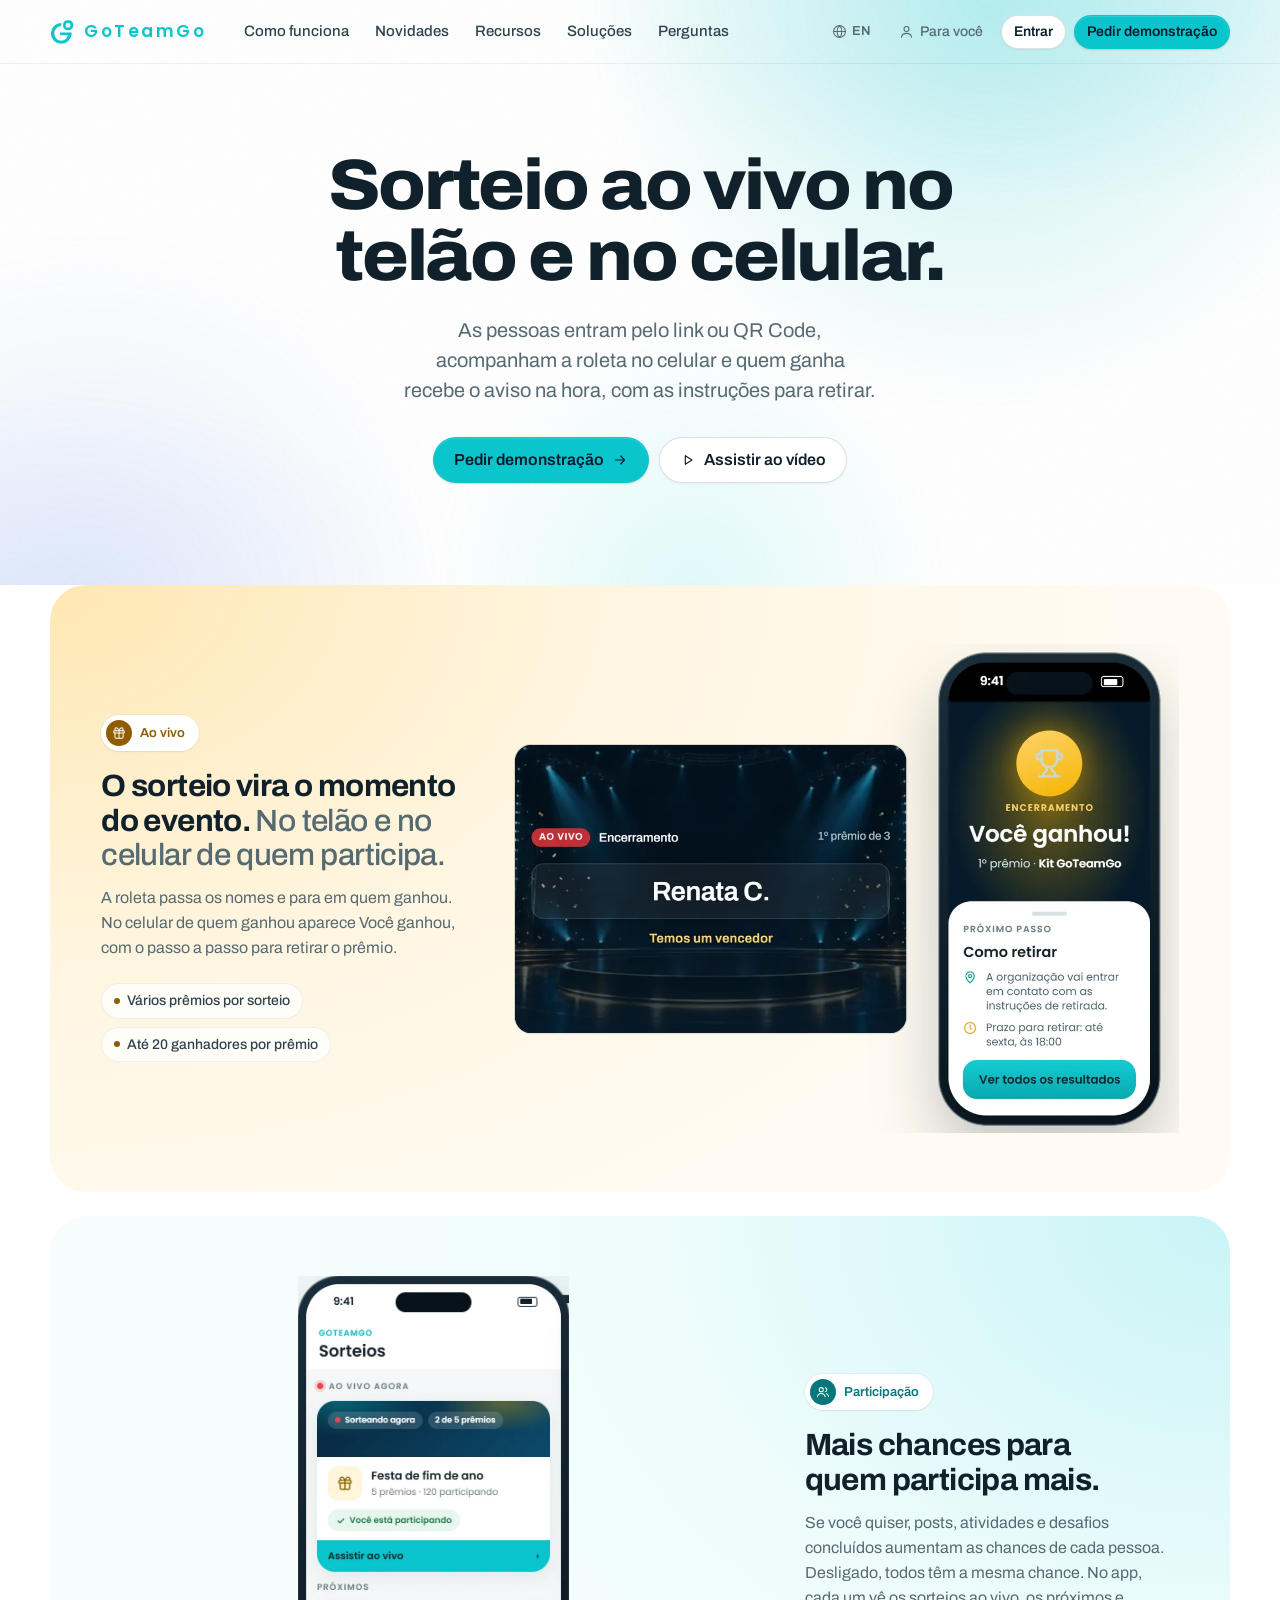
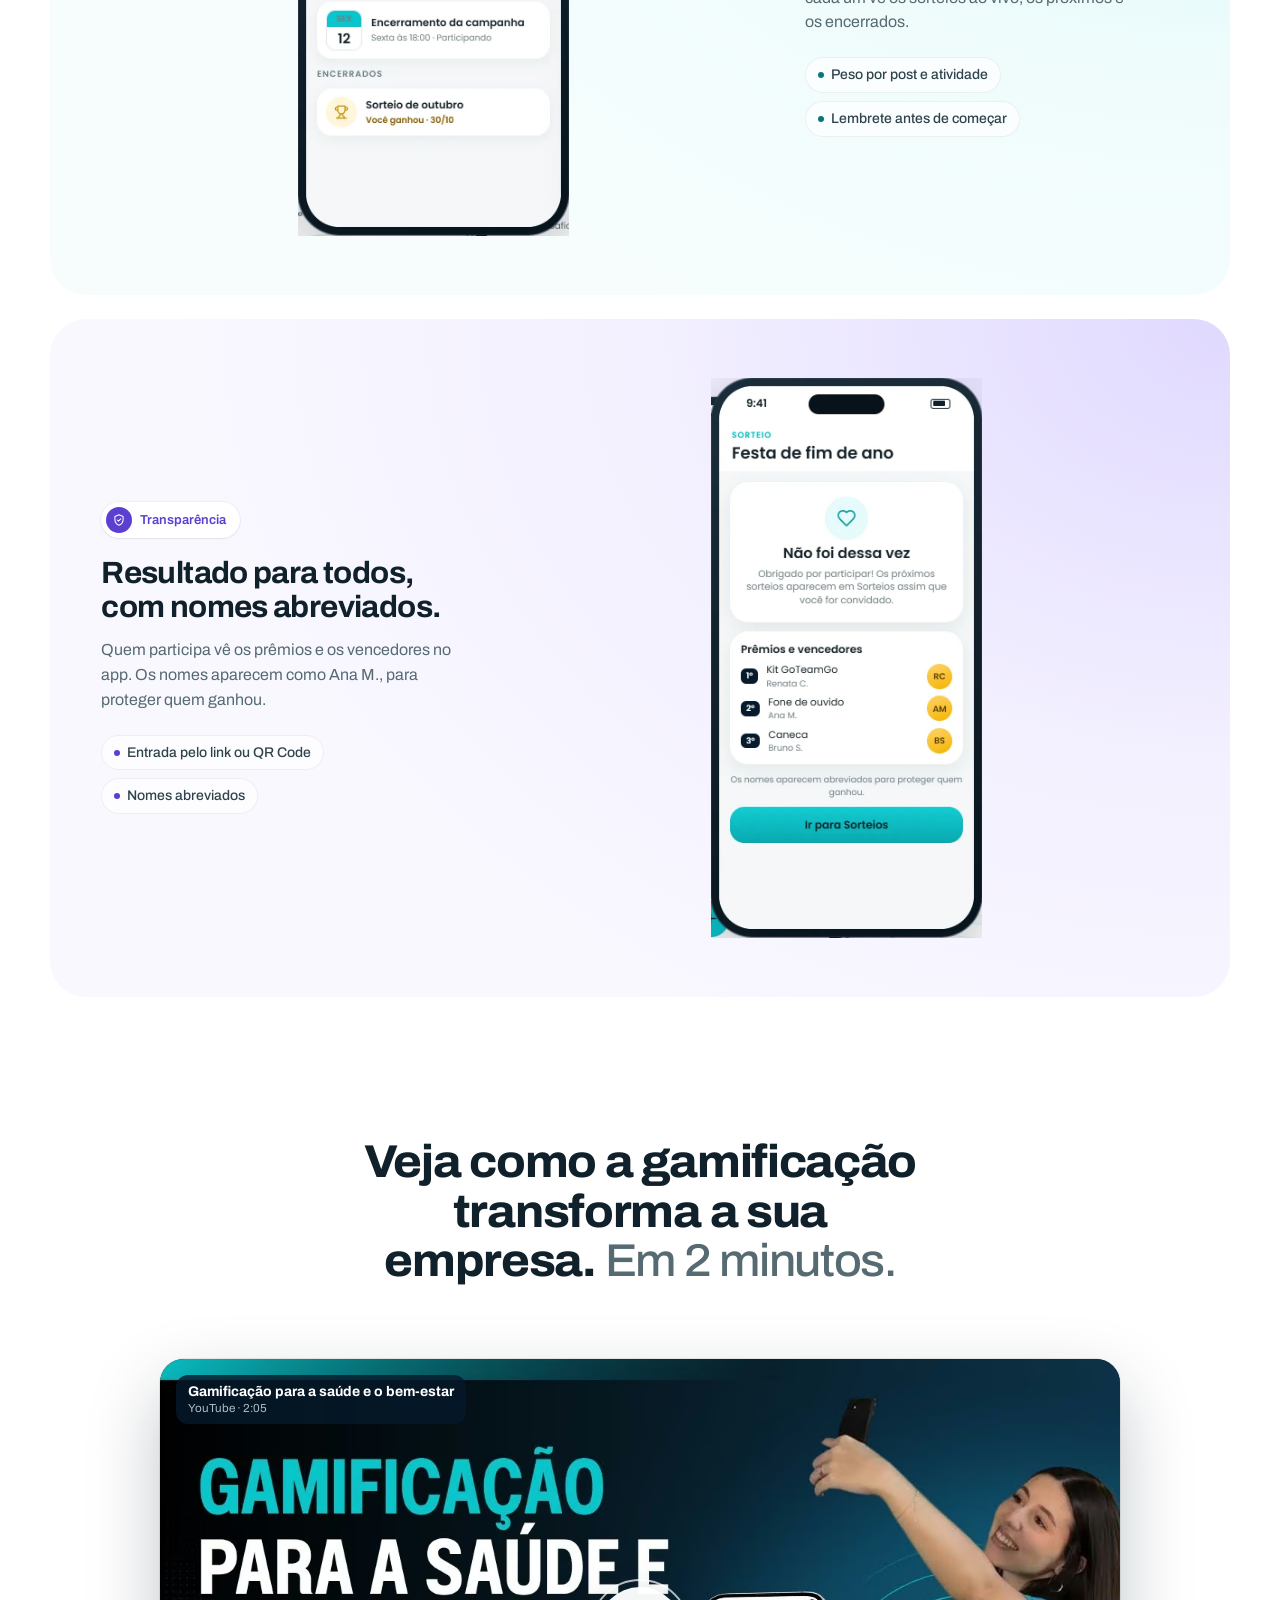
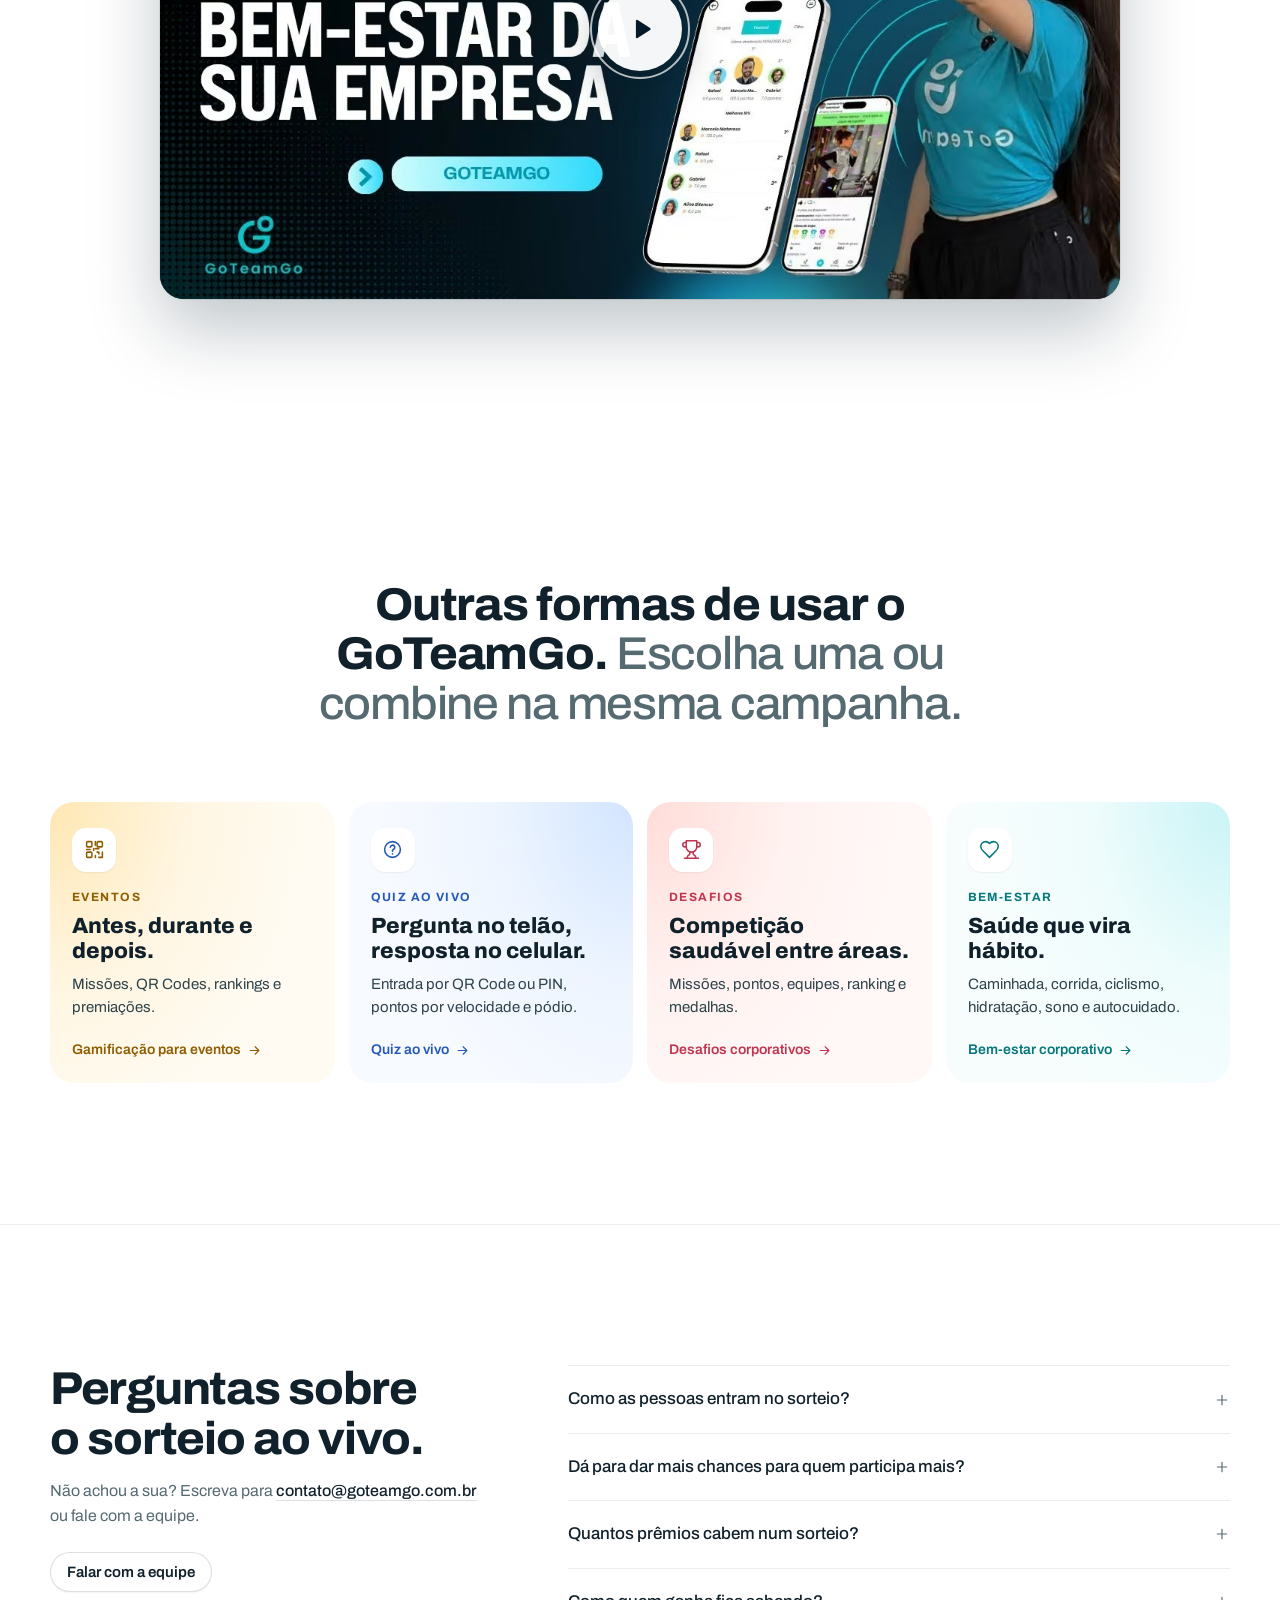
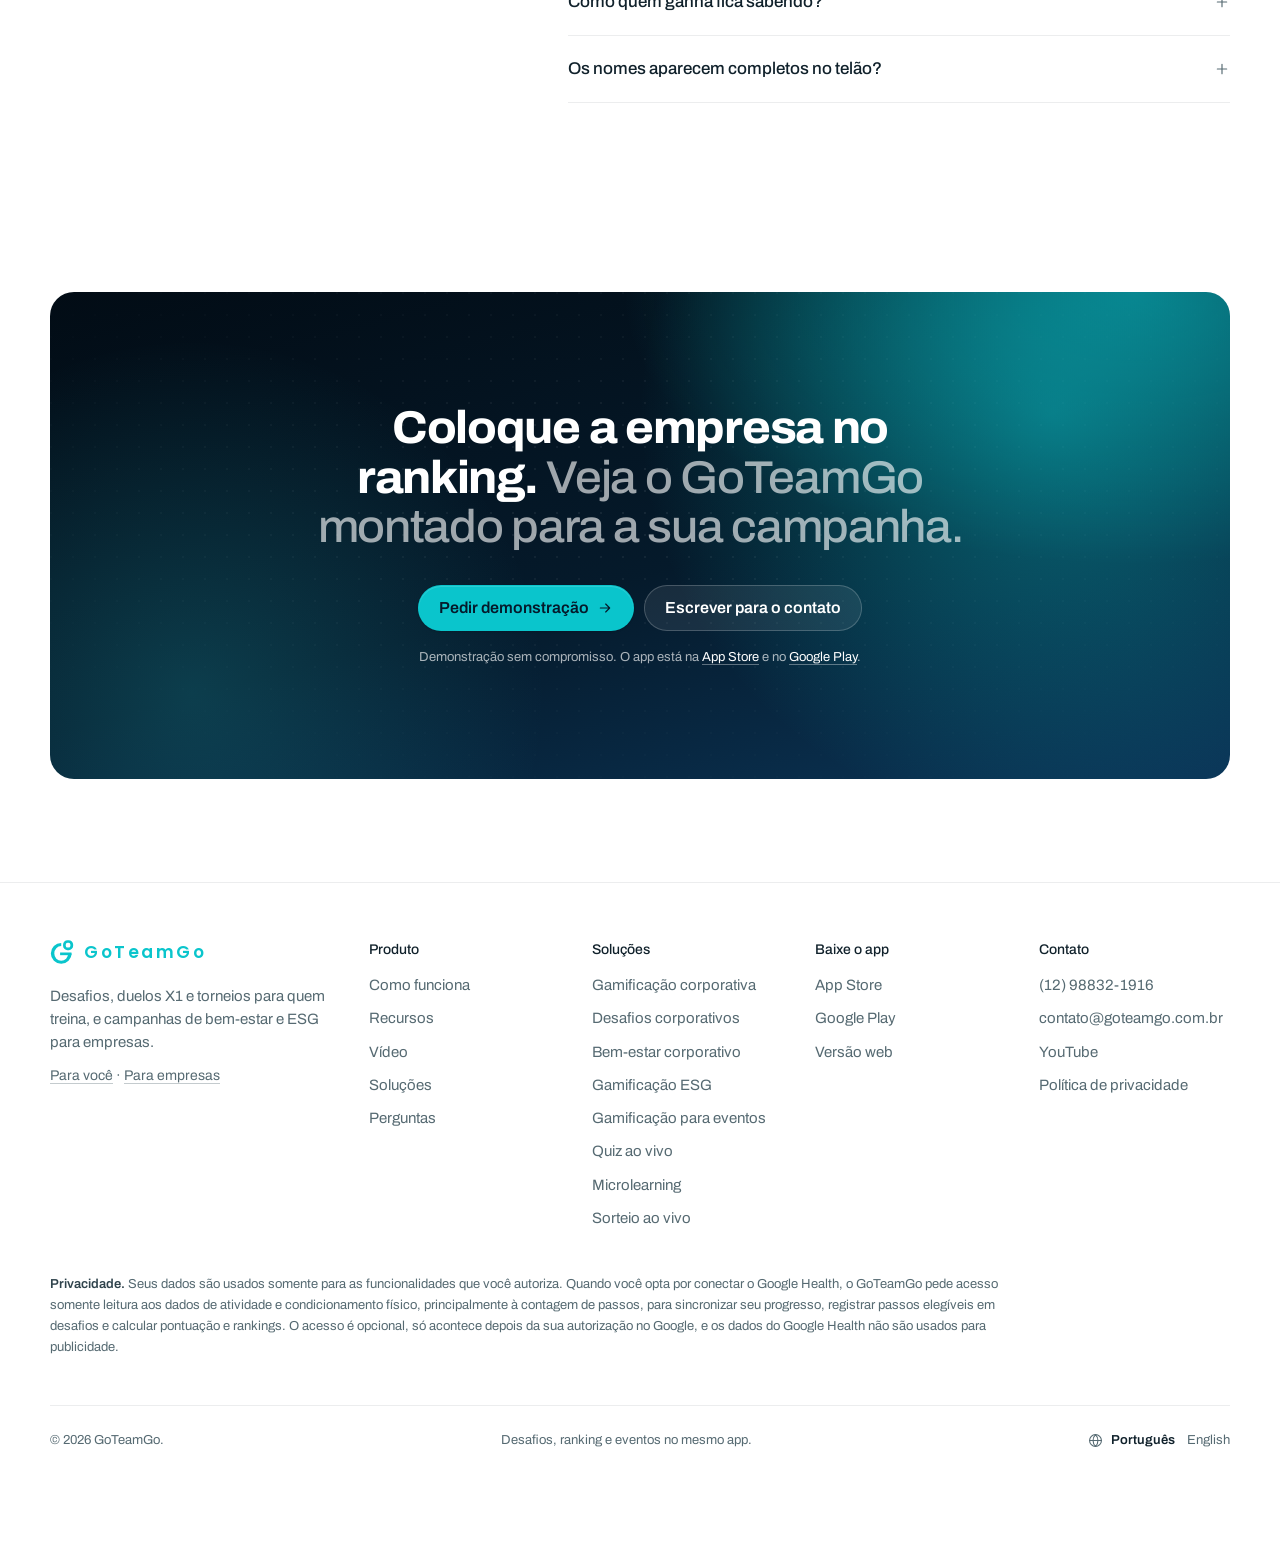
<file: sorteio-ao-vivo/index.html>
<!doctype html> <html lang="pt-BR" data-direction="deep" data-hero="light" data-aud="empresa"> <head> <meta charset="utf-8"> <meta name="viewport" content="width=device-width, initial-scale=1"> <title>Sorteio ao vivo para eventos e campanhas | GoTeamGo</title> <meta name="description" content="Sorteio ao vivo no telão e no celular: entrada pelo link ou QR Code, vários prêmios, mais chances para quem participa mais e nomes abreviados."> <meta name="robots" content="noindex"> <link rel="canonical" href="https://goteamgo.com.br/sorteio-ao-vivo/"> <meta property="og:type" content="website"> <meta property="og:locale" content="pt_BR"> <meta property="og:site_name" content="GoTeamGo"> <meta property="og:title" content="Sorteio ao vivo para eventos e campanhas | GoTeamGo"> <meta property="og:description" content="Sorteio ao vivo no telão e no celular: entrada pelo link ou QR Code, vários prêmios, mais chances para quem participa mais e nomes abreviados."> <meta property="og:url" content="https://joao-araujo-appstorm.github.io/goteamgo-landing-preview/sorteio-ao-vivo/"> <meta property="og:image" content="https://joao-araujo-appstorm.github.io/goteamgo-landing-preview/img/og/sorteio-ao-vivo.jpg"> <meta property="og:image:width" content="1200"> <meta property="og:image:height" content="630"> <meta property="og:image:alt" content="Sorteio ao vivo no telão e no celular."> <meta name="twitter:card" content="summary_large_image"> <meta name="twitter:title" content="Sorteio ao vivo para eventos e campanhas | GoTeamGo"> <meta name="twitter:description" content="Sorteio ao vivo no telão e no celular: entrada pelo link ou QR Code, vários prêmios, mais chances para quem participa mais e nomes abreviados."> <meta name="twitter:image" content="https://joao-araujo-appstorm.github.io/goteamgo-landing-preview/img/og/sorteio-ao-vivo.jpg"> <meta name="theme-color" content="#ffffff">  <script>document.documentElement.classList.add('js');</script> <link rel="icon" href="../favicon.svg" type="image/svg+xml"> <link rel="icon" href="../img/favicon-32.png" sizes="32x32" type="image/png"> <link rel="manifest" href="../site.webmanifest"> <link rel="apple-touch-icon" href="../img/apple-touch-icon.png"> <link rel="preload" href="../fonts/archivo.woff2" as="font" type="font/woff2" crossorigin> <link rel="preload" href="../fonts/poppins-400.woff2" as="font" type="font/woff2" crossorigin> <link rel="stylesheet" href="../css/landing.css?v=9613ffd4"> <script defer src="../js/landing.js?v=6a23c4d8"></script> <script type="application/ld+json">
{
"@context": "https://schema.org",
"@graph": [
{
"@type": "WebPage",
"@id": "https://goteamgo.com.br/sorteio-ao-vivo/#webpage",
"url": "https://goteamgo.com.br/sorteio-ao-vivo/",
"name": "Sorteio ao vivo para eventos e campanhas | GoTeamGo",
"description": "Sorteio ao vivo no telão e no celular: entrada pelo link ou QR Code, vários prêmios, mais chances para quem participa mais e nomes abreviados.",
"inLanguage": "pt-BR",
"isPartOf": {
"@id": "https://goteamgo.com.br/#website"
},
"about": {
"@id": "https://goteamgo.com.br/#app"
},
"publisher": {
"@id": "https://goteamgo.com.br/#organization"
},
"primaryImageOfPage": {
"@type": "ImageObject",
"url": "https://goteamgo.com.br/img/og/sorteio-ao-vivo.jpg"
}
},
{
"@type": "FAQPage",
"@id": "https://goteamgo.com.br/sorteio-ao-vivo/#faq",
"mainEntity": [
{
"@type": "Question",
"name": "Como as pessoas entram no sorteio?",
"acceptedAnswer": {
"@type": "Answer",
"text": "Pelo link ou QR Code do evento. Quem não tem conta entra com um código enviado por e-mail, sem senha. A empresa também pode colocar as pessoas direto no sorteio."
}
},
{
"@type": "Question",
"name": "Dá para dar mais chances para quem participa mais?",
"acceptedAnswer": {
"@type": "Answer",
"text": "Dá. Posts, atividades e desafios concluídos podem aumentar as chances. Desligado, todos têm a mesma chance."
}
},
{
"@type": "Question",
"name": "Quantos prêmios cabem num sorteio?",
"acceptedAnswer": {
"@type": "Answer",
"text": "Vários, e cada prêmio pode ter de 1 a 20 ganhadores."
}
},
{
"@type": "Question",
"name": "Como quem ganha fica sabendo?",
"acceptedAnswer": {
"@type": "Answer",
"text": "Na hora, no celular, com notificação e e-mail, e com as instruções e o prazo para retirar o prêmio."
}
},
{
"@type": "Question",
"name": "Os nomes aparecem completos no telão?",
"acceptedAnswer": {
"@type": "Answer",
"text": "Não. Os nomes aparecem abreviados, como Ana M., para proteger quem ganhou."
}
}
]
}
]
}
</script> </head> <body class="page-sub"> <a class="skip" href="#conteudo">Pular para o conteúdo</a> <svg width="0" height="0" style="position:absolute" aria-hidden="true" focusable="false"> <symbol id="logo-mark" viewBox="0 0 340 340"><g fill="currentColor"><path d="M159 43A147 147 0 1 0 306 190H257A98 104.5 0 1 1 159 85.5Z"/><path d="M143 177H304V215H143Z"/><path fill-rule="evenodd" d="M248 2H265A63 63 0 0 1 328 65V81A63 63 0 0 1 265 144H248A63 63 0 0 1 185 81V65A63 63 0 0 1 248 2ZM250 39H262A27 27 0 0 1 289 66V80A27 27 0 0 1 262 107H250A27 27 0 0 1 223 80V66A27 27 0 0 1 250 39Z"/></g></symbol> <symbol id="i-tv" viewBox="0 0 24 24"><rect x="2.5" y="4" width="19" height="13" rx="2"/><path d="M8 21h8M12 17v4"/></symbol> <symbol id="i-grid" viewBox="0 0 24 24"><rect x="3.5" y="3.5" width="7" height="7" rx="1.5"/><rect x="13.5" y="3.5" width="7" height="7" rx="1.5"/><rect x="3.5" y="13.5" width="7" height="7" rx="1.5"/><rect x="13.5" y="13.5" width="7" height="7" rx="1.5"/></symbol> <symbol id="i-gift" viewBox="0 0 24 24"><rect x="3" y="8" width="18" height="4" rx="1"/><path d="M12 8v13M19 12v7a2 2 0 0 1-2 2H7a2 2 0 0 1-2-2v-7"/><path d="M7.5 8a2.5 2.5 0 0 1 0-5C10 3 12 8 12 8s2-5 4.5-5a2.5 2.5 0 0 1 0 5"/></symbol> <symbol id="i-flame" viewBox="0 0 24 24"><path d="M8.5 14.5A2.5 2.5 0 0 0 11 12c0-1.4-.5-2-1-3-1.1-2.1-.2-4 2-6 .5 2.5 2 4.9 4 6.5 2 1.6 3 3.5 3 5.5a7 7 0 1 1-14 0c0-1.2.4-2.3 1-3a2.5 2.5 0 0 0 2.5 2.5z"/></symbol> <symbol id="i-users" viewBox="0 0 24 24"><circle cx="9" cy="8" r="3.5"/><path d="M2.5 20c.6-3.4 3.3-5.5 6.5-5.5s5.9 2.1 6.5 5.5"/><path d="M16 4.6a3.5 3.5 0 0 1 0 6.8M18 14.8c1.9.7 3.2 2.4 3.5 5.2"/></symbol> <symbol id="i-trophy" viewBox="0 0 24 24"><path d="M6 9H4.5a2.5 2.5 0 0 1 0-5H6M18 9h1.5a2.5 2.5 0 0 0 0-5H18M4 22h16"/><path d="M10 14.7V17c0 .6-.5 1-1 1.2C7.9 18.8 7 20.2 7 22M14 14.7V17c0 .6.5 1 1 1.2 1.1.6 2 2 2 3.8"/><path d="M18 2H6v7a6 6 0 0 0 12 0z"/></symbol> <symbol id="i-wallet" viewBox="0 0 24 24"><rect x="3" y="6" width="18" height="14" rx="2"/><path d="M3 10h18M16 15h2"/></symbol> <symbol id="i-chart" viewBox="0 0 24 24"><path d="M18 20V10M12 20V4M6 20v-6"/></symbol> <symbol id="i-bell" viewBox="0 0 24 24"><path d="M6 16v-5a6 6 0 1 1 12 0v5l1.5 2h-15z"/><path d="M10 21h4"/></symbol> <symbol id="i-rocket" viewBox="0 0 24 24"><path d="M4.5 16.5c-1.5 1.3-2 5-2 5s3.7-.5 5-2c.7-.8.7-2.1-.1-2.9a2.2 2.2 0 0 0-2.9-.1z"/><path d="m12 15-3-3a22 22 0 0 1 2-4A12.9 12.9 0 0 1 22 2c0 2.7-.8 7.5-6 11a22.4 22.4 0 0 1-4 2z"/><path d="M9 12H4s.6-3 2-4c1.6-1.1 5 0 5 0M12 15v5s3-.6 4-2c1.1-1.6 0-5 0-5"/></symbol> <symbol id="i-layers" viewBox="0 0 24 24"><path d="m12 3 9 5-9 5-9-5z"/><path d="m3 13 9 5 9-5"/></symbol> <symbol id="i-sparkle" viewBox="0 0 24 24"><path d="M12 3l1.8 4.9L19 9.7l-5.2 1.8L12 16.5l-1.8-5L5 9.7l5.2-1.8z"/><path d="M18.5 15l.7 1.8 1.8.7-1.8.7-.7 1.8-.7-1.8-1.8-.7 1.8-.7z"/></symbol> <symbol id="i-search" viewBox="0 0 24 24"><circle cx="11" cy="11" r="7"/><path d="m20 20-3.5-3.5"/></symbol> <symbol id="i-plus" viewBox="0 0 24 24"><path d="M12 5v14M5 12h14"/></symbol> <symbol id="i-check" viewBox="0 0 24 24"><path d="m5 12.5 4.5 4.5L19 7.5"/></symbol> <symbol id="i-close" viewBox="0 0 24 24"><path d="M6 6l12 12M18 6 6 18"/></symbol> <symbol id="i-arrow" viewBox="0 0 24 24"><path d="M5 12h14M13 6l6 6-6 6"/></symbol> <symbol id="i-chevron" viewBox="0 0 24 24"><path d="m7 10 5 5 5-5"/></symbol> <symbol id="i-back" viewBox="0 0 24 24"><path d="m15 18-6-6 6-6"/></symbol> <symbol id="i-download" viewBox="0 0 24 24"><path d="M12 4v11M7 10l5 5 5-5M5 20h14"/></symbol> <symbol id="i-file" viewBox="0 0 24 24"><path d="M14 3H7a2 2 0 0 0-2 2v14a2 2 0 0 0 2 2h10a2 2 0 0 0 2-2V8z"/><path d="M14 3v5h5M9 13h6M9 17h4"/></symbol> <symbol id="i-mail" viewBox="0 0 24 24"><rect x="3" y="5" width="18" height="14" rx="2"/><path d="m4 7 8 6 8-6"/></symbol> <symbol id="i-key" viewBox="0 0 24 24"><rect x="5" y="11" width="14" height="10" rx="2"/><path d="M8 11V8a4 4 0 0 1 8 0v3"/></symbol> <symbol id="i-menu" viewBox="0 0 24 24"><path d="M4 7h16M4 12h16M4 17h16"/></symbol> <symbol id="i-pin" viewBox="0 0 24 24"><path d="M12 21s7-6.2 7-11.5A7 7 0 0 0 5 9.5C5 14.8 12 21 12 21z"/><circle cx="12" cy="9.5" r="2.5"/></symbol> <symbol id="i-clock" viewBox="0 0 24 24"><circle cx="12" cy="12" r="9"/><path d="M12 7v5l3 2"/></symbol> <symbol id="i-activity" viewBox="0 0 24 24"><path d="M22 12h-4l-3 9L9 3l-3 9H2"/></symbol> <symbol id="i-camera" viewBox="0 0 24 24"><path d="M14.5 4h-5L7 7H4a2 2 0 0 0-2 2v9a2 2 0 0 0 2 2h16a2 2 0 0 0 2-2V9a2 2 0 0 0-2-2h-3z"/><circle cx="12" cy="13" r="3"/></symbol> <symbol id="i-award" viewBox="0 0 24 24"><circle cx="12" cy="8" r="6"/><path d="M15.5 12.9 17 22l-5-3-5 3 1.5-9.1"/></symbol> <symbol id="i-leaf" viewBox="0 0 24 24"><path d="M11 20A7 7 0 0 1 9.8 6.1C15.5 5 17 4.5 19 2c1 2 2 4.2 2 8 0 5.5-4.8 10-10 10z"/><path d="M2 21c0-3 1.9-5.4 5.1-6C9.5 14.5 12 13 13 12"/></symbol> <symbol id="i-heart" viewBox="0 0 24 24"><path d="M19 14c1.5-1.5 3-3.2 3-5.5A5.5 5.5 0 0 0 16.5 3c-1.8 0-3 .5-4.5 2-1.5-1.5-2.7-2-4.5-2A5.5 5.5 0 0 0 2 8.5c0 2.3 1.5 4 3 5.5l7 7z"/></symbol> <symbol id="i-message" viewBox="0 0 24 24"><path d="M7.9 20A9 9 0 1 0 4 16.1L2 22z"/></symbol> <symbol id="i-phone" viewBox="0 0 24 24"><rect x="5" y="2" width="14" height="20" rx="2.5"/><path d="M11 18h2"/></symbol> <symbol id="i-qr" viewBox="0 0 24 24"><rect x="3" y="3" width="6" height="6" rx="1"/><rect x="15" y="3" width="6" height="6" rx="1"/><rect x="3" y="15" width="6" height="6" rx="1"/><path d="M15 15h2v2M21 15v6h-4M13 3v4M13 11h4M3 12h4M11 11v2M13 19v2"/></symbol> <symbol id="i-sliders" viewBox="0 0 24 24"><path d="M21 4h-7M10 4H3M21 12h-9M8 12H3M21 20h-5M12 20H3M14 2v4M8 10v4M16 18v4"/></symbol> <symbol id="i-megaphone" viewBox="0 0 24 24"><path d="m3 11 18-5v12L3 14z"/><path d="M11.6 16.8a3 3 0 1 1-5.8-1.6"/></symbol> <symbol id="i-steps" viewBox="0 0 24 24"><path d="M4 16v-2.4C4 11.5 3 10.5 3 8c0-2.7 1.5-6 4.5-6C9.4 2 10 3.8 10 5.5c0 3.1-2 5.7-2 8.7V16a2 2 0 1 1-4 0zM20 20v-2.4c0-2.1 1-3.1 1-5.6 0-2.7-1.5-6-4.5-6C14.6 6 14 7.8 14 9.5c0 3.1 2 5.7 2 8.7V20a2 2 0 1 0 4 0z"/></symbol> <symbol id="i-dots" viewBox="0 0 24 24"><circle cx="12" cy="5" r="1"/><circle cx="12" cy="12" r="1"/><circle cx="12" cy="19" r="1"/></symbol> <symbol id="i-pause" viewBox="0 0 24 24"><rect x="6.5" y="5" width="3.5" height="14" rx="1"/><rect x="14" y="5" width="3.5" height="14" rx="1"/></symbol> <symbol id="i-play" viewBox="0 0 24 24"><path d="M8 5.5v13l10-6.5z"/></symbol> <symbol id="i-bolt" viewBox="0 0 24 24"><path d="M13 2 4 14h7l-1 8 9-12h-7z"/></symbol> <symbol id="i-arrow-left" viewBox="0 0 24 24"><path d="M19 12H5M11 6l-6 6 6 6"/></symbol> <symbol id="i-briefcase" viewBox="0 0 24 24"><rect x="3" y="7" width="18" height="13" rx="2"/><path d="M8 7V5a2 2 0 0 1 2-2h4a2 2 0 0 1 2 2v2M3 13h18"/></symbol> <symbol id="i-globe" viewBox="0 0 24 24"><circle cx="12" cy="12" r="9.5"/><path d="M2.5 12h19M12 2.5c2.6 2.6 3.9 5.8 3.9 9.5s-1.3 6.9-3.9 9.5c-2.6-2.6-3.9-5.8-3.9-9.5S9.4 5.1 12 2.5z"/></symbol><symbol id="i-user" viewBox="0 0 24 24"><circle cx="12" cy="8" r="4"/><path d="M4 21c.8-4 4-6 8-6s7.2 2 8 6"/></symbol> <symbol id="i-list" viewBox="0 0 24 24"><path d="M9 6h11M9 12h11M9 18h11M4.5 6h.01M4.5 12h.01M4.5 18h.01"/></symbol> <symbol id="i-refresh" viewBox="0 0 24 24"><path d="M20 11a8 8 0 1 0-2.3 5.7M20 4v7h-7"/></symbol> <symbol id="i-flag" viewBox="0 0 24 24"><path d="M5 21V4M5 4h11l-2 4 2 4H5"/></symbol> <symbol id="i-shield" viewBox="0 0 24 24"><path d="M12 3 5 6v5c0 4.6 3 8.3 7 10 4-1.7 7-5.4 7-10V6z"/><path d="m9 12 2 2 4-4"/></symbol> <symbol id="i-send" viewBox="0 0 24 24"><path d="M22 2 11 13M22 2l-7 20-4-9-9-4z"/></symbol> <symbol id="i-copy" viewBox="0 0 24 24"><rect x="9" y="9" width="12" height="12" rx="2"/><path d="M5 15H4a2 2 0 0 1-2-2V4a2 2 0 0 1 2-2h9a2 2 0 0 1 2 2v1"/></symbol> <symbol id="i-bike" viewBox="0 0 24 24"><circle cx="5.5" cy="17" r="3.5"/><circle cx="18.5" cy="17" r="3.5"/><path d="M5.5 17 9 9h6l3.5 8M9 9 8 6.5H6M12 17l3-8M15 9l-1-2.5h2"/></symbol> <symbol id="i-dumbbell" viewBox="0 0 24 24"><path d="M7 6v12M17 6v12M4 9v6M20 9v6M7 12h10"/></symbol> <symbol id="i-crown" viewBox="0 0 24 24"><path d="M3 8l4.5 4L12 5l4.5 7L21 8l-2 10H5z"/></symbol> <symbol id="i-quiz" viewBox="0 0 24 24"><circle cx="12" cy="12" r="9"/><path d="M9.5 9.5a2.5 2.5 0 1 1 3.5 2.3c-.6.3-1 .8-1 1.5v.7M12 17h.01"/></symbol> <symbol id="i-book" viewBox="0 0 24 24"><path d="M4 5a2 2 0 0 1 2-2h14v15H6a2 2 0 0 0-2 2z"/><path d="M4 20a2 2 0 0 0 2 2h14v-4M8 7h8"/></symbol> <symbol id="i-card" viewBox="0 0 24 24"><rect x="2.5" y="5" width="19" height="14" rx="2"/><path d="M2.5 10h19M6 15h4"/></symbol> </svg> <header class="nav" data-nav> <div class="container nav__inner"> <a class="brand" href="../#topo" aria-label="GoTeamGo, início"> <svg class="brand__mark" aria-hidden="true"><use href="#logo-mark"/></svg>GoTeamGo
</a> <nav class="nav__links" aria-label="Principal"> <a href="../#posts" data-for="empresa">Como funciona</a> <a href="../#produto" data-for="voce">Como funciona</a> <a href="../#jogo" data-for="voce">Gamificação</a> <a href="../#social" data-for="voce">Social</a> <a href="../#novidades" data-for="empresa">Novidades</a> <a href="../#recursos" data-for="empresa">Recursos</a> <a href="../#solucoes" data-for="empresa">Soluções</a> <a href="../#perguntas">Perguntas</a> </nav> <div class="nav__actions"> <a class="nav__lang" href="../en/" lang="en" aria-label="English version" data-lang-link><svg class="i" aria-hidden="true"><use href="#i-globe"/></svg>EN</a> <a class="nav__aud" href="../" data-for="voce"><svg class="i" aria-hidden="true"><use href="#i-briefcase"/></svg>Para empresas</a> <a class="nav__aud" href="../para-voce/" data-for="empresa"><svg class="i" aria-hidden="true"><use href="#i-user"/></svg>Para você</a> <a class="btn btn--secondary btn--sm nav__login" href="https://app.goteamgo.com.br/">Entrar</a> <a class="btn btn--primary btn--sm" href="https://app.goteamgo.com.br/register/" data-track="cta-nav-conta" data-for="voce"><span class="lbl-long">Criar conta grátis</span><span class="lbl-short">Criar conta</span><span class="lbl-tiny">Criar conta</span></a> <a class="btn btn--primary btn--sm" href="https://wa.me/5512988321916?text=Ol%C3%A1%2C%20quero%20ver%20uma%20demonstra%C3%A7%C3%A3o%20do%20GoTeamGo%20para%20a%20minha%20empresa." target="_blank" rel="noopener" data-track="cta-nav" data-for="empresa"><span class="lbl-long">Pedir demonstração</span><span class="lbl-short">Demonstração</span><span class="lbl-tiny">Agendar</span></a> <button class="nav__toggle" type="button" aria-expanded="false" aria-controls="menu-mobile" aria-label="Abrir menu" data-nav-toggle> <span class="burger" aria-hidden="true"><i></i><i></i></span> </button> </div> </div> <div class="nav__mobile" id="menu-mobile" hidden> <nav class="m-menu" aria-label="Menu"> <a class="m-link" href="../#posts" style="--i:0" data-for="empresa"><span>Como funciona</span><svg class="i" aria-hidden="true"><use href="#i-arrow"/></svg></a> <a class="m-link" href="../#produto" style="--i:0" data-for="voce"><span>Como funciona</span><svg class="i" aria-hidden="true"><use href="#i-arrow"/></svg></a> <a class="m-link" href="../#jogo" style="--i:1" data-for="voce"><span>Gamificação</span><svg class="i" aria-hidden="true"><use href="#i-arrow"/></svg></a> <a class="m-link" href="../#social" style="--i:2" data-for="voce"><span>Social</span><svg class="i" aria-hidden="true"><use href="#i-arrow"/></svg></a> <a class="m-link" href="../#novidades" style="--i:1" data-for="empresa"><span>Novidades</span><svg class="i" aria-hidden="true"><use href="#i-arrow"/></svg></a> <a class="m-link" href="../#recursos" style="--i:1" data-for="empresa"><span>Recursos</span><svg class="i" aria-hidden="true"><use href="#i-arrow"/></svg></a> <a class="m-link" href="../#solucoes" style="--i:2" data-for="empresa"><span>Soluções</span><svg class="i" aria-hidden="true"><use href="#i-arrow"/></svg></a> <a class="m-link" href="../#perguntas" style="--i:3"><span>Perguntas</span><svg class="i" aria-hidden="true"><use href="#i-arrow"/></svg></a> </nav> <div class="m-foot" style="--i:4"> <a class="btn btn--primary btn--lg" href="https://app.goteamgo.com.br/register/" data-track="cta-nav-mobile-conta" data-for="voce">Criar minha conta grátis <svg class="i i-arrow" aria-hidden="true"><use href="#i-arrow"/></svg></a> <a class="btn btn--primary btn--lg" href="https://wa.me/5512988321916?text=Ol%C3%A1%2C%20quero%20ver%20uma%20demonstra%C3%A7%C3%A3o%20do%20GoTeamGo%20para%20a%20minha%20empresa." target="_blank" rel="noopener" data-track="cta-nav-mobile" data-for="empresa">Pedir demonstração <svg class="i i-arrow" aria-hidden="true"><use href="#i-arrow"/></svg></a> <a class="btn btn--secondary btn--lg" href="https://app.goteamgo.com.br/">Entrar</a> <a class="m-aud" href="../" data-for="voce"><svg class="i" aria-hidden="true"><use href="#i-briefcase"/></svg>Tem uma empresa? Ver a versão para empresas</a> <a class="m-aud" href="../para-voce/" data-for="empresa"><svg class="i" aria-hidden="true"><use href="#i-user"/></svg>Ver a versão para você</a> <a class="m-aud" href="../en/" lang="en" data-lang-link><svg class="i" aria-hidden="true"><use href="#i-globe"/></svg>English version</a> <p class="m-stores">Baixe o app: <a href="https://apps.apple.com/br/app/goteamgo/id6756112455" target="_blank" rel="noopener">App Store</a> · <a href="https://play.google.com/store/apps/details?id=br.com.goteamgo.app.twa" target="_blank" rel="noopener">Google Play</a></p> </div> </div> </header> <main id="conteudo"> <section class="hero hero--sub" id="topo" aria-labelledby="hero-title"> <div class="hero__bg" aria-hidden="true"><div class="hero__aurora"><i></i><i></i><i></i></div><div class="hero__noise"></div></div> <div class="container hero__inner"> <h1 class="display hero__title" id="hero-title">Sorteio ao vivo no telão e no celular.</h1> <p class="lead hero__lead">As pessoas entram pelo link ou QR Code, acompanham a roleta no celular e quem ganha recebe o aviso na hora, com as instruções para retirar.</p> <div class="hero__ctas"> <a class="btn btn--primary btn--lg" href="https://wa.me/5512988321916?text=Ol%C3%A1%2C%20quero%20ver%20uma%20demonstra%C3%A7%C3%A3o%20do%20GoTeamGo%20para%20a%20minha%20empresa." target="_blank" rel="noopener" data-track="cta-sorteio-ao-vivo-hero">Pedir demonstração <svg class="i i-arrow" aria-hidden="true"><use href="#i-arrow"/></svg></a> <a class="btn btn--secondary btn--lg" href="#video"><svg class="i" aria-hidden="true"><use href="#i-play"/></svg>Assistir ao vídeo</a> </div> </div> </section> <section class="section section--flush sub-panels" aria-label="Como funciona"> <div class="container"> <div class="tour tour--feats"> <div class="tour__chapters"> <article class="chapter feat feat--amber"> <div class="chapter__head"> <span class="feat__eyebrow"><i><svg class="i" aria-hidden="true"><use href="#i-gift"/></svg></i>Ao vivo</span> <h2 class="h3" data-words>O sorteio vira o momento do evento. <span class="soft">No telão e no celular de quem participa.</span></h2> <p class="body">A roleta passa os nomes e para em quem ganhou. No celular de quem ganhou aparece Você ganhou, com o passo a passo para retirar o prêmio.</p> <ul class="feat__chips"><li>Vários prêmios por sorteio</li><li>Até 20 ganhadores por prêmio</li></ul> </div> <div class="chapter__stage sub-shot"><img src="../img/sol/sorteio-ao-vivo.webp" width="1200" height="882" alt="Sorteio ao vivo do GoTeamGo: telão com o nome da vencedora e o celular dela mostrando Você ganhou e como retirar o prêmio" loading="lazy" decoding="async"></div> </article> <article class="chapter feat feat--teal"> <div class="chapter__head"> <span class="feat__eyebrow"><i><svg class="i" aria-hidden="true"><use href="#i-users"/></svg></i>Participação</span> <h2 class="h3" data-words>Mais chances para quem participa mais.</h2> <p class="body">Se você quiser, posts, atividades e desafios concluídos aumentam as chances de cada pessoa. Desligado, todos têm a mesma chance. No app, cada um vê os sorteios ao vivo, os próximos e os encerrados.</p> <ul class="feat__chips"><li>Peso por post e atividade</li><li>Lembrete antes de começar</li></ul> </div> <div class="chapter__stage sub-shot"><img src="../img/sol/sorteios-lista.webp" width="600" height="1238" alt="Tela Sorteios no app GoTeamGo com um sorteio ao vivo, o próximo sorteio e um encerrado em que a pessoa ganhou" loading="lazy" decoding="async"></div> </article> <article class="chapter feat feat--violet"> <div class="chapter__head"> <span class="feat__eyebrow"><i><svg class="i" aria-hidden="true"><use href="#i-shield"/></svg></i>Transparência</span> <h2 class="h3" data-words>Resultado para todos, com nomes abreviados.</h2> <p class="body">Quem participa vê os prêmios e os vencedores no app. Os nomes aparecem como Ana M., para proteger quem ganhou.</p> <ul class="feat__chips"><li>Entrada pelo link ou QR Code</li><li>Nomes abreviados</li></ul> </div> <div class="chapter__stage sub-shot"><img src="../img/sol/sorteio-resultado.webp" width="600" height="1238" alt="Resultado do sorteio no app GoTeamGo com a lista de prêmios e vencedores com nomes abreviados" loading="lazy" decoding="async"></div> </article> </div> </div> </div> </section> <section class="section vd" id="video" aria-labelledby="vd-title" data-for="empresa"> <div class="container"> <div class="section-head section-head--center"> <h2 class="h2" id="vd-title" data-words>Veja como a gamificação transforma a sua empresa. <span class="soft">Em 2 minutos.</span></h2> </div> <div class="vd-frame" data-reveal> <a class="vd-play" href="https://www.youtube.com/watch?v=f2aAVMGqOxg" target="_blank" rel="noopener" data-video="f2aAVMGqOxg" aria-label="Assistir ao vídeo Veja como a gamificação pode transformar a sua empresa, 2 minutos e 5 segundos"> <picture><source srcset="../img/video-capa.avif" type="image/avif"><img src="../img/video-capa.webp" width="1280" height="720" alt="" loading="lazy" decoding="async"></picture> <span class="vd-btn" aria-hidden="true"><svg class="i" aria-hidden="true"><use href="#i-play"/></svg></span> <span class="vd-cap" aria-hidden="true"><b>Gamificação para a saúde e o bem-estar</b><small>YouTube · 2:05</small></span> </a> </div> </div> </section> <section class="section sol" aria-labelledby="sol-title"> <div class="container"> <div class="section-head section-head--center"> <h2 class="h2" id="sol-title" data-words>Outras formas de usar o GoTeamGo. <span class="soft">Escolha uma ou combine na mesma campanha.</span></h2> </div> <div class="sol-grid" data-reveal> <a class="sol-card feat--amber" href="../gamificacao-para-eventos/"><span class="sol-ic"><svg class="i" aria-hidden="true"><use href="#i-qr"/></svg></span><small>Eventos</small><b>Antes, durante e depois.</b><span>Missões, QR Codes, rankings e premiações.</span><em>Gamificação para eventos <svg class="i" aria-hidden="true"><use href="#i-arrow"/></svg></em></a> <a class="sol-card feat--sky" href="../quiz-ao-vivo/"><span class="sol-ic"><svg class="i" aria-hidden="true"><use href="#i-quiz"/></svg></span><small>Quiz ao vivo</small><b>Pergunta no telão, resposta no celular.</b><span>Entrada por QR Code ou PIN, pontos por velocidade e pódio.</span><em>Quiz ao vivo <svg class="i" aria-hidden="true"><use href="#i-arrow"/></svg></em></a> <a class="sol-card feat--coral" href="../desafios-corporativos/"><span class="sol-ic"><svg class="i" aria-hidden="true"><use href="#i-trophy"/></svg></span><small>Desafios</small><b>Competição saudável entre áreas.</b><span>Missões, pontos, equipes, ranking e medalhas.</span><em>Desafios corporativos <svg class="i" aria-hidden="true"><use href="#i-arrow"/></svg></em></a> <a class="sol-card feat--teal" href="../bem-estar-corporativo/"><span class="sol-ic"><svg class="i" aria-hidden="true"><use href="#i-heart"/></svg></span><small>Bem-estar</small><b>Saúde que vira hábito.</b><span>Caminhada, corrida, ciclismo, hidratação, sono e autocuidado.</span><em>Bem-estar corporativo <svg class="i" aria-hidden="true"><use href="#i-arrow"/></svg></em></a> </div> </div> </section> <section class="section section--line" id="perguntas" aria-label="Perguntas frequentes"> <div class="container faq"> <div class="faq__intro"> <h2 class="h2" data-words>Perguntas sobre o sorteio ao vivo.</h2> <p class="body" data-reveal>Não achou a sua? Escreva para <a class="link" href="mailto:contato@goteamgo.com.br">contato@goteamgo.com.br</a> ou fale com a equipe.</p> <div class="btn-row" data-reveal style="--d:80ms"><a class="btn btn--secondary" href="https://wa.me/5512988321916?text=Ol%C3%A1%2C%20tenho%20uma%20d%C3%BAvida%20sobre%20o%20GoTeamGo." target="_blank" rel="noopener" data-track="cta-sorteio-ao-vivo-faq">Falar com a equipe</a></div> </div> <div class="faq__list" data-reveal style="--d:80ms"> <details class="faq__item" name="faq"> <summary>Como as pessoas entram no sorteio?<svg class="i" aria-hidden="true"><use href="#i-plus"/></svg></summary> <p class="faq__answer">Pelo link ou QR Code do evento. Quem não tem conta entra com um código enviado por e-mail, sem senha. A empresa também pode colocar as pessoas direto no sorteio.</p> </details> <details class="faq__item" name="faq"> <summary>Dá para dar mais chances para quem participa mais?<svg class="i" aria-hidden="true"><use href="#i-plus"/></svg></summary> <p class="faq__answer">Dá. Posts, atividades e desafios concluídos podem aumentar as chances. Desligado, todos têm a mesma chance.</p> </details> <details class="faq__item" name="faq"> <summary>Quantos prêmios cabem num sorteio?<svg class="i" aria-hidden="true"><use href="#i-plus"/></svg></summary> <p class="faq__answer">Vários, e cada prêmio pode ter de 1 a 20 ganhadores.</p> </details> <details class="faq__item" name="faq"> <summary>Como quem ganha fica sabendo?<svg class="i" aria-hidden="true"><use href="#i-plus"/></svg></summary> <p class="faq__answer">Na hora, no celular, com notificação e e-mail, e com as instruções e o prazo para retirar o prêmio.</p> </details> <details class="faq__item" name="faq"> <summary>Os nomes aparecem completos no telão?<svg class="i" aria-hidden="true"><use href="#i-plus"/></svg></summary> <p class="faq__answer">Não. Os nomes aparecem abreviados, como Ana M., para proteger quem ganhou.</p> </details> </div> </div> </section> <section class="section section--snug-top" id="comecar" aria-label="Comece agora"> <div class="container"> <div class="cta-panel" data-reveal> <div class="cta-panel__aurora" aria-hidden="true"><i></i><i></i></div> <div data-for="empresa"> <h2 class="h2" data-words>Coloque a empresa no ranking. <span class="soft">Veja o GoTeamGo montado para a sua campanha.</span></h2> <div class="btn-row"> <a class="btn btn--primary btn--lg" href="https://wa.me/5512988321916?text=Ol%C3%A1%2C%20quero%20ver%20uma%20demonstra%C3%A7%C3%A3o%20do%20GoTeamGo%20para%20a%20minha%20empresa." target="_blank" rel="noopener" data-track="cta-final">Pedir demonstração <svg class="i i-arrow" aria-hidden="true"><use href="#i-arrow"/></svg></a> <a class="btn btn--secondary btn--lg" href="mailto:contato@goteamgo.com.br?subject=Demonstra%C3%A7%C3%A3o%20do%20GoTeamGo" data-track="cta-final-email">Escrever para o contato</a> </div> <p class="cta-panel__note">Demonstração sem compromisso. O app está na <a href="https://apps.apple.com/br/app/goteamgo/id6756112455" target="_blank" rel="noopener">App Store</a> e no <a href="https://play.google.com/store/apps/details?id=br.com.goteamgo.app.twa" target="_blank" rel="noopener">Google Play</a>.</p> </div> </div> </div> </section> </main> <footer class="footer"> <div class="container"> <div class="footer__grid"> <div class="footer__brand"> <a class="brand" href="../#topo"><svg class="brand__mark" aria-hidden="true"><use href="#logo-mark"/></svg>GoTeamGo</a> <p class="footer__about">Desafios, duelos X1 e torneios para quem treina, e campanhas de bem-estar e ESG para empresas.</p> <p class="footer__aud"><a href="../para-voce/">Para você</a> · <a href="../">Para empresas</a></p> </div> <nav class="footer__col" aria-labelledby="f-produto"> <h2 id="f-produto">Produto</h2> <ul data-for="voce"><li><a href="../#jogo">Gamificação</a></li><li><a href="../#desafios">Desafios abertos</a></li><li><a href="../#social">Social</a></li><li><a href="../#x1">Duelo X1</a></li><li><a href="../#torneio">Torneios</a></li></ul> <ul data-for="empresa"><li><a href="../#posts">Como funciona</a></li><li><a href="../#recursos">Recursos</a></li><li><a href="../#video">Vídeo</a></li><li><a href="../#solucoes">Soluções</a></li><li><a href="../#perguntas">Perguntas</a></li></ul> </nav> <nav class="footer__col" aria-labelledby="f-solucoes" data-for="empresa"> <h2 id="f-solucoes">Soluções</h2> <ul><li><a href="../gamificacao-corporativa/">Gamificação corporativa</a></li><li><a href="../desafios-corporativos/">Desafios corporativos</a></li><li><a href="../bem-estar-corporativo/">Bem-estar corporativo</a></li><li><a href="../gamificacao-esg/">Gamificação ESG</a></li><li><a href="../gamificacao-para-eventos/">Gamificação para eventos</a></li><li><a href="../quiz-ao-vivo/">Quiz ao vivo</a></li><li><a href="../microlearning/">Microlearning</a></li><li><a href="../sorteio-ao-vivo/">Sorteio ao vivo</a></li></ul> </nav> <nav class="footer__col" aria-labelledby="f-app"> <h2 id="f-app">Baixe o app</h2> <ul><li><a href="https://apps.apple.com/br/app/goteamgo/id6756112455" target="_blank" rel="noopener">App Store</a></li><li><a href="https://play.google.com/store/apps/details?id=br.com.goteamgo.app.twa" target="_blank" rel="noopener">Google Play</a></li><li><a href="https://app.goteamgo.com.br/">Versão web</a></li></ul> </nav> <nav class="footer__col" aria-labelledby="f-contato"> <h2 id="f-contato">Contato</h2> <ul><li><a href="https://wa.me/5512988321916?text=Ol%C3%A1%2C%20quero%20ver%20uma%20demonstra%C3%A7%C3%A3o%20do%20GoTeamGo%20para%20a%20minha%20empresa." target="_blank" rel="noopener" data-track="cta-footer">(12) 98832-1916</a></li><li><a href="mailto:contato@goteamgo.com.br">contato@goteamgo.com.br</a></li><li><a href="https://www.youtube.com/@goteamgooficial" target="_blank" rel="noopener">YouTube</a></li><li><a href="https://app.goteamgo.com.br/policy/">Política de privacidade</a></li></ul> </nav> </div> <p class="footer__legal"><b>Privacidade.</b> Seus dados são usados somente para as funcionalidades que você autoriza. Quando você opta por conectar o Google Health, o GoTeamGo pede acesso somente leitura aos dados de atividade e condicionamento físico, principalmente à contagem de passos, para sincronizar seu progresso, registrar passos elegíveis em desafios e calcular pontuação e rankings. O acesso é opcional, só acontece depois da sua autorização no Google, e os dados do Google Health não são usados para publicidade.</p> <div class="footer__bottom"> <span>© 2026 GoTeamGo. <button class="footer__cookies" type="button" data-consent-open hidden>Cookies</button></span> <span>Desafios, ranking e eventos no mesmo app.</span> <span class="footer__lang"><svg class="i" aria-hidden="true"><use href="#i-globe"/></svg><a href="../" aria-current="page">Português</a><a href="../en/" lang="en" data-lang-link>English</a></span> </div> </div> </footer> <div class="consent" role="region" aria-label="Aviso de cookies" data-consent hidden> <p>Usamos cookies para medir as visitas e os anúncios e melhorar o site. <a href="https://app.goteamgo.com.br/policy/">Política de privacidade</a></p> <div class="consent__actions"><button class="btn btn--secondary btn--sm" type="button" data-consent-no>Recusar</button><button class="btn btn--primary btn--sm" type="button" data-consent-yes>Aceitar</button></div> </div> <a class="wa-float" href="https://wa.me/5512988321916?text=Ol%C3%A1%2C%20quero%20saber%20mais%20sobre%20o%20GoTeamGo." target="_blank" rel="noopener" aria-label="Falar com a GoTeamGo no WhatsApp" data-track="whatsapp-flutuante" data-wa><svg viewBox="0 0 24 24" aria-hidden="true"><path d="M17.472 14.382c-.297-.149-1.758-.867-2.03-.967-.273-.099-.471-.148-.67.15-.197.297-.767.966-.94 1.164-.173.199-.347.223-.644.075-.297-.15-1.255-.463-2.39-1.475-.883-.788-1.48-1.761-1.653-2.059-.173-.297-.018-.458.13-.606.134-.133.298-.347.446-.52.149-.174.198-.298.298-.497.099-.198.05-.371-.025-.52-.075-.149-.669-1.612-.916-2.207-.242-.579-.487-.5-.669-.51-.173-.008-.371-.01-.57-.01-.198 0-.52.074-.792.372-.272.297-1.04 1.016-1.04 2.479 0 1.462 1.065 2.875 1.213 3.074.149.198 2.096 3.2 5.077 4.487.709.306 1.262.489 1.694.625.712.227 1.36.195 1.871.118.571-.085 1.758-.719 2.006-1.413.248-.694.248-1.289.173-1.413-.074-.124-.272-.198-.57-.347m-5.421 7.403h-.004a9.87 9.87 0 0 1-5.031-1.378l-.361-.214-3.741.982.998-3.648-.235-.374a9.86 9.86 0 0 1-1.51-5.26c.001-5.45 4.436-9.884 9.888-9.884 2.64 0 5.122 1.03 6.988 2.898a9.825 9.825 0 0 1 2.893 6.994c-.003 5.45-4.437 9.884-9.885 9.884m8.413-18.297A11.815 11.815 0 0 0 12.05 0C5.495 0 .16 5.335.157 11.892c0 2.096.547 4.142 1.588 5.945L.057 24l6.305-1.654a11.882 11.882 0 0 0 5.683 1.448h.005c6.554 0 11.89-5.335 11.893-11.893a11.821 11.821 0 0 0-3.48-8.413z"/></svg></a> </body> </html>
</file>
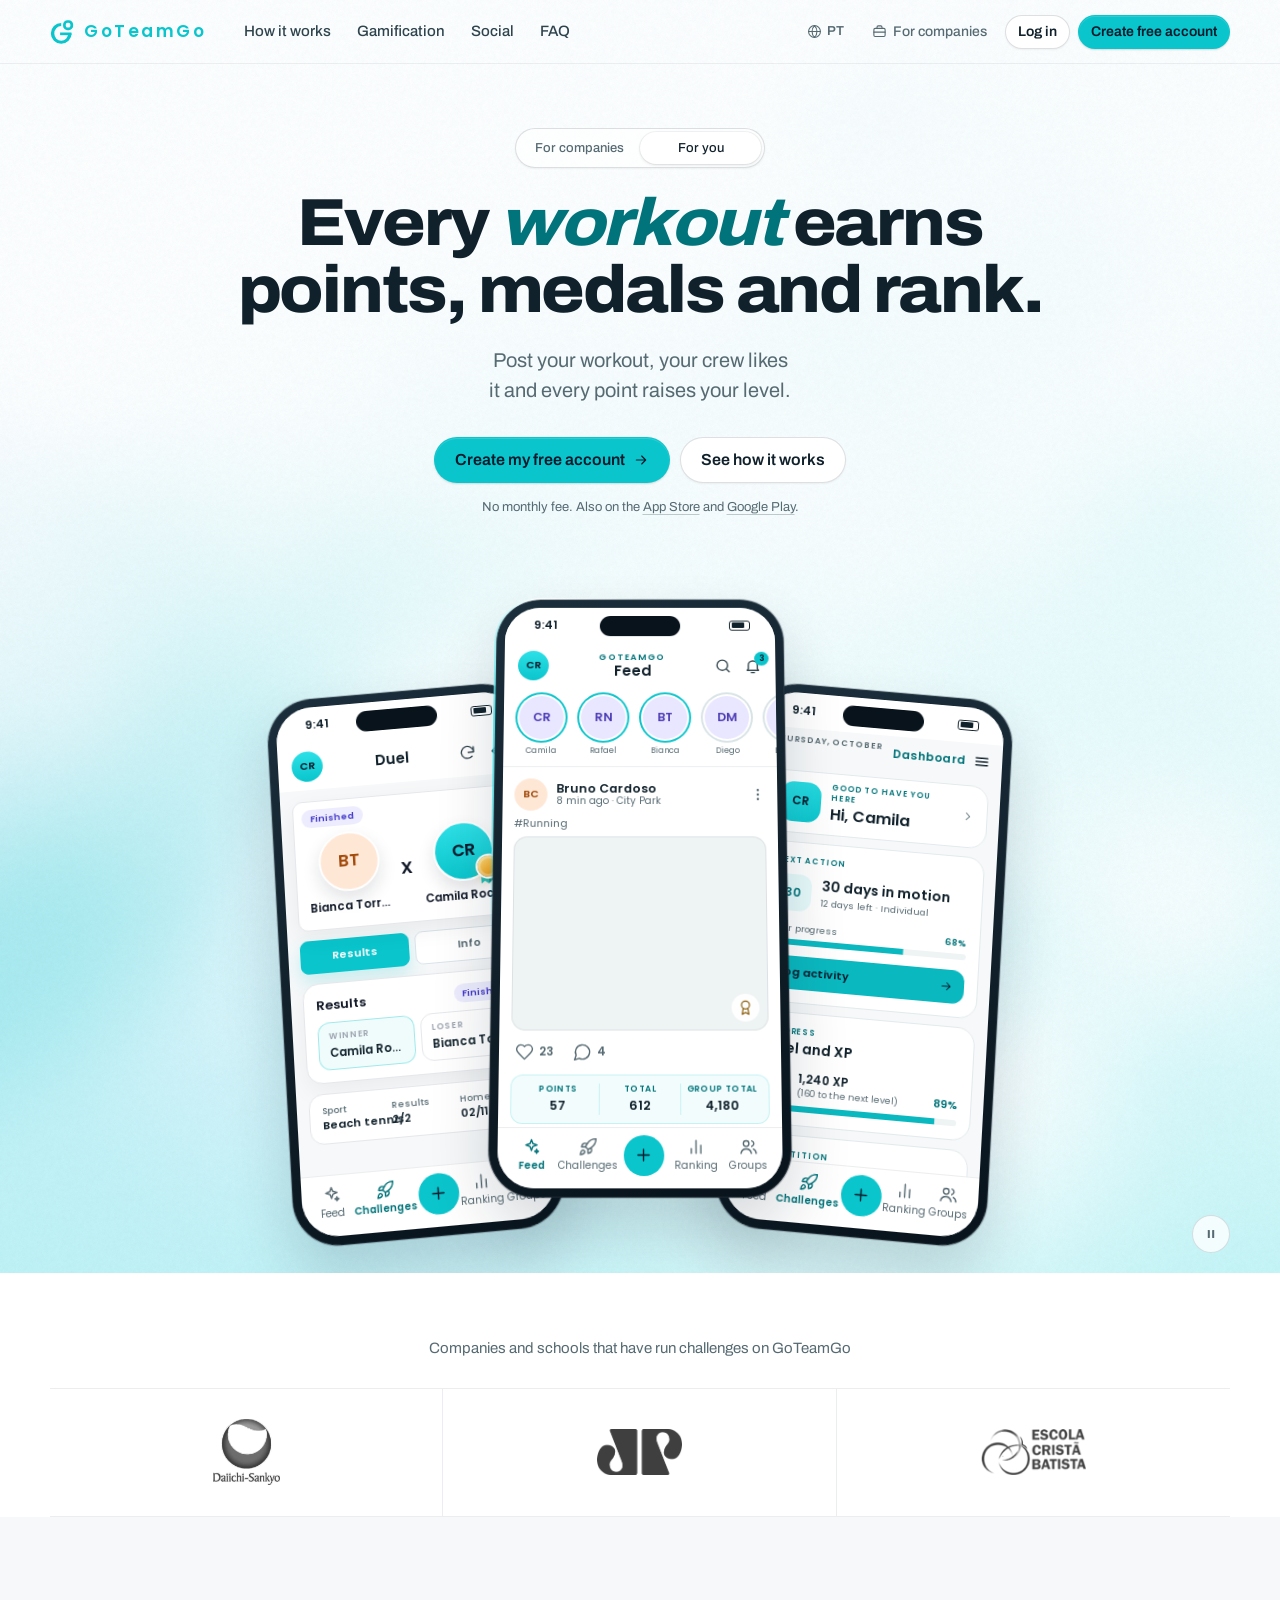
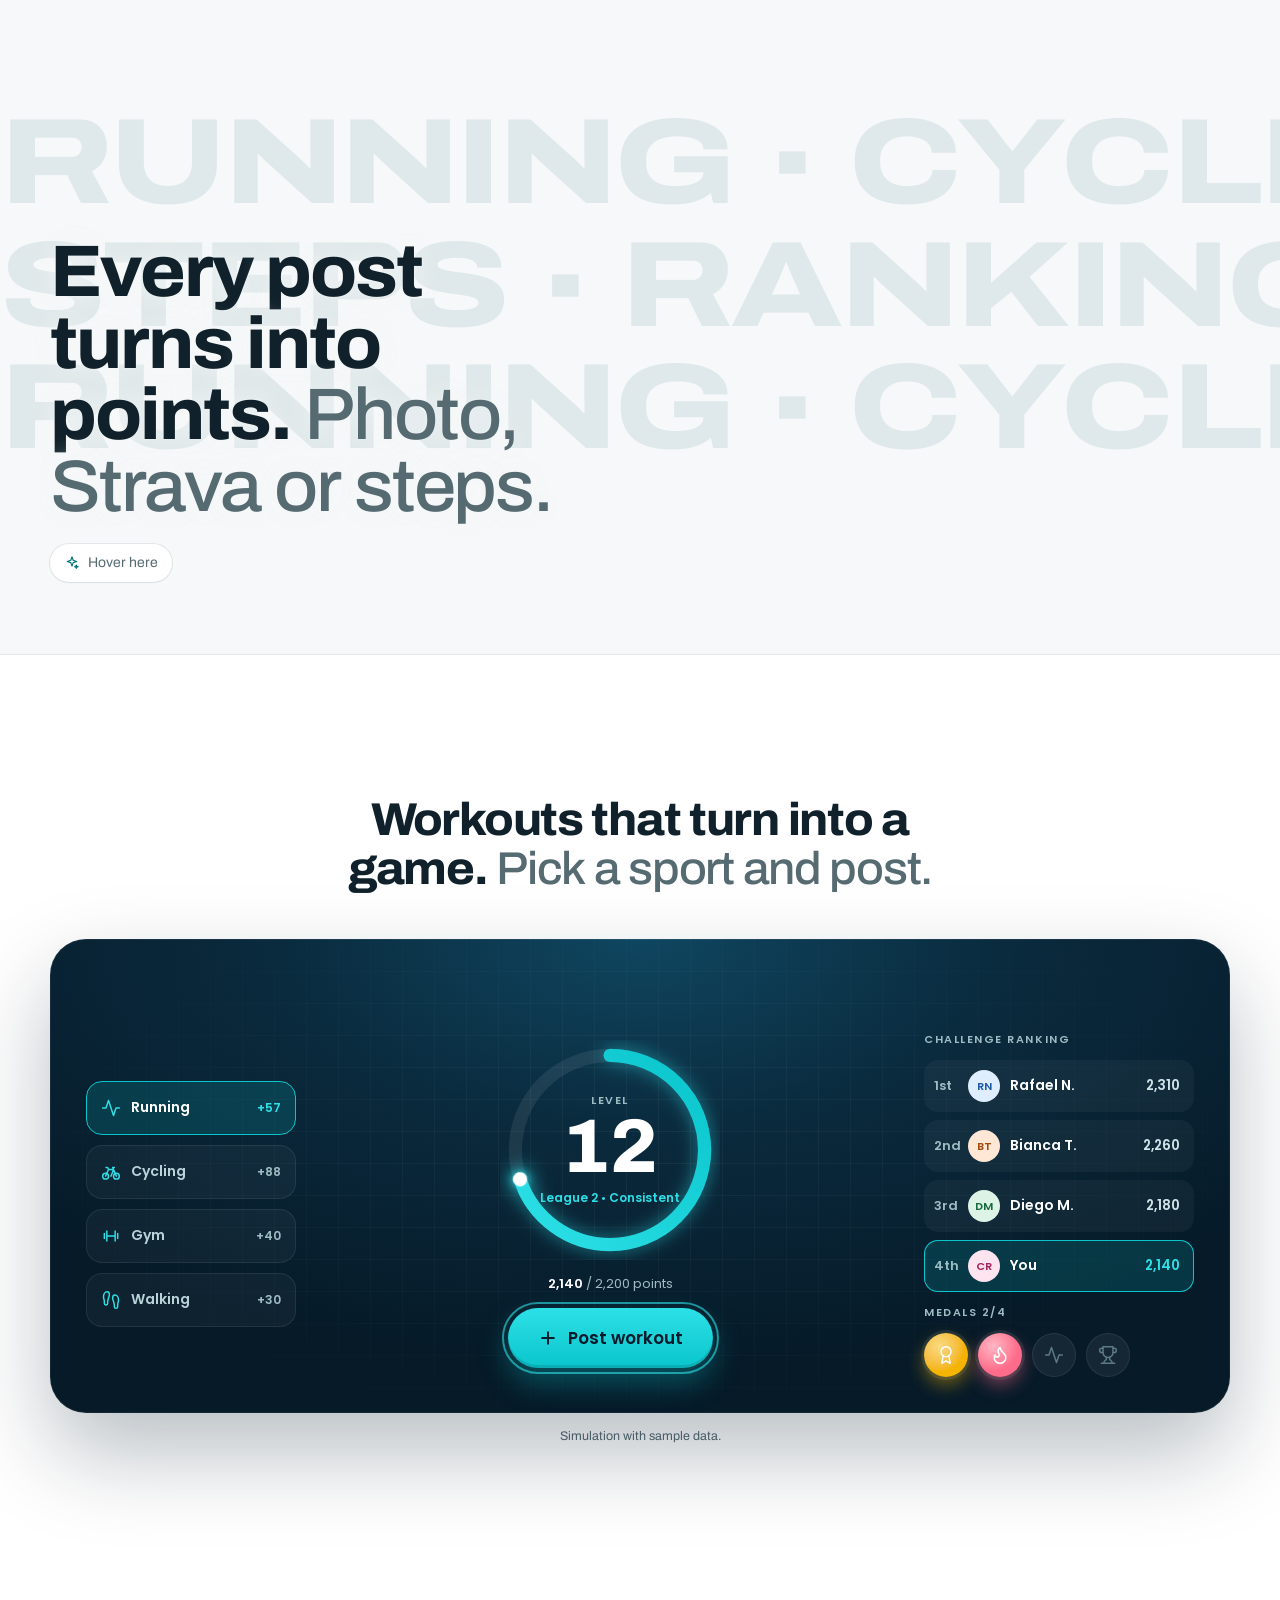
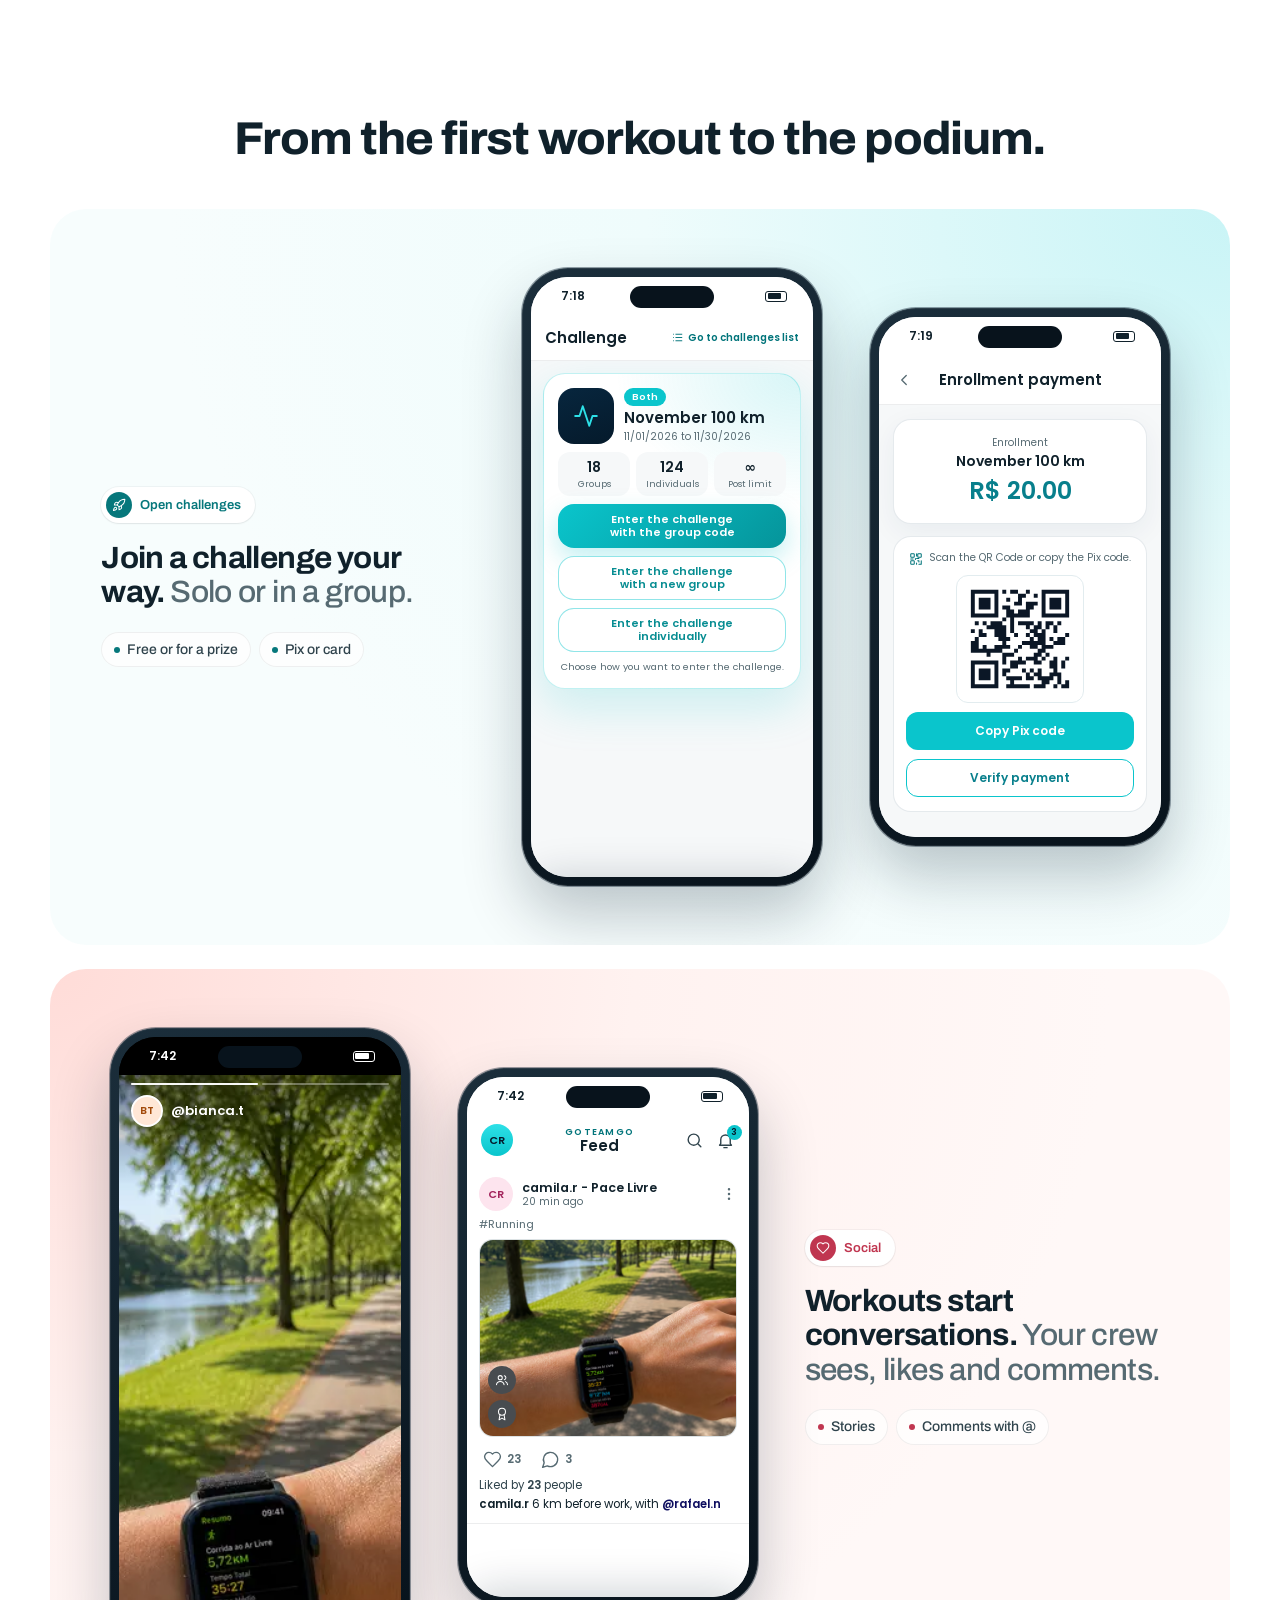
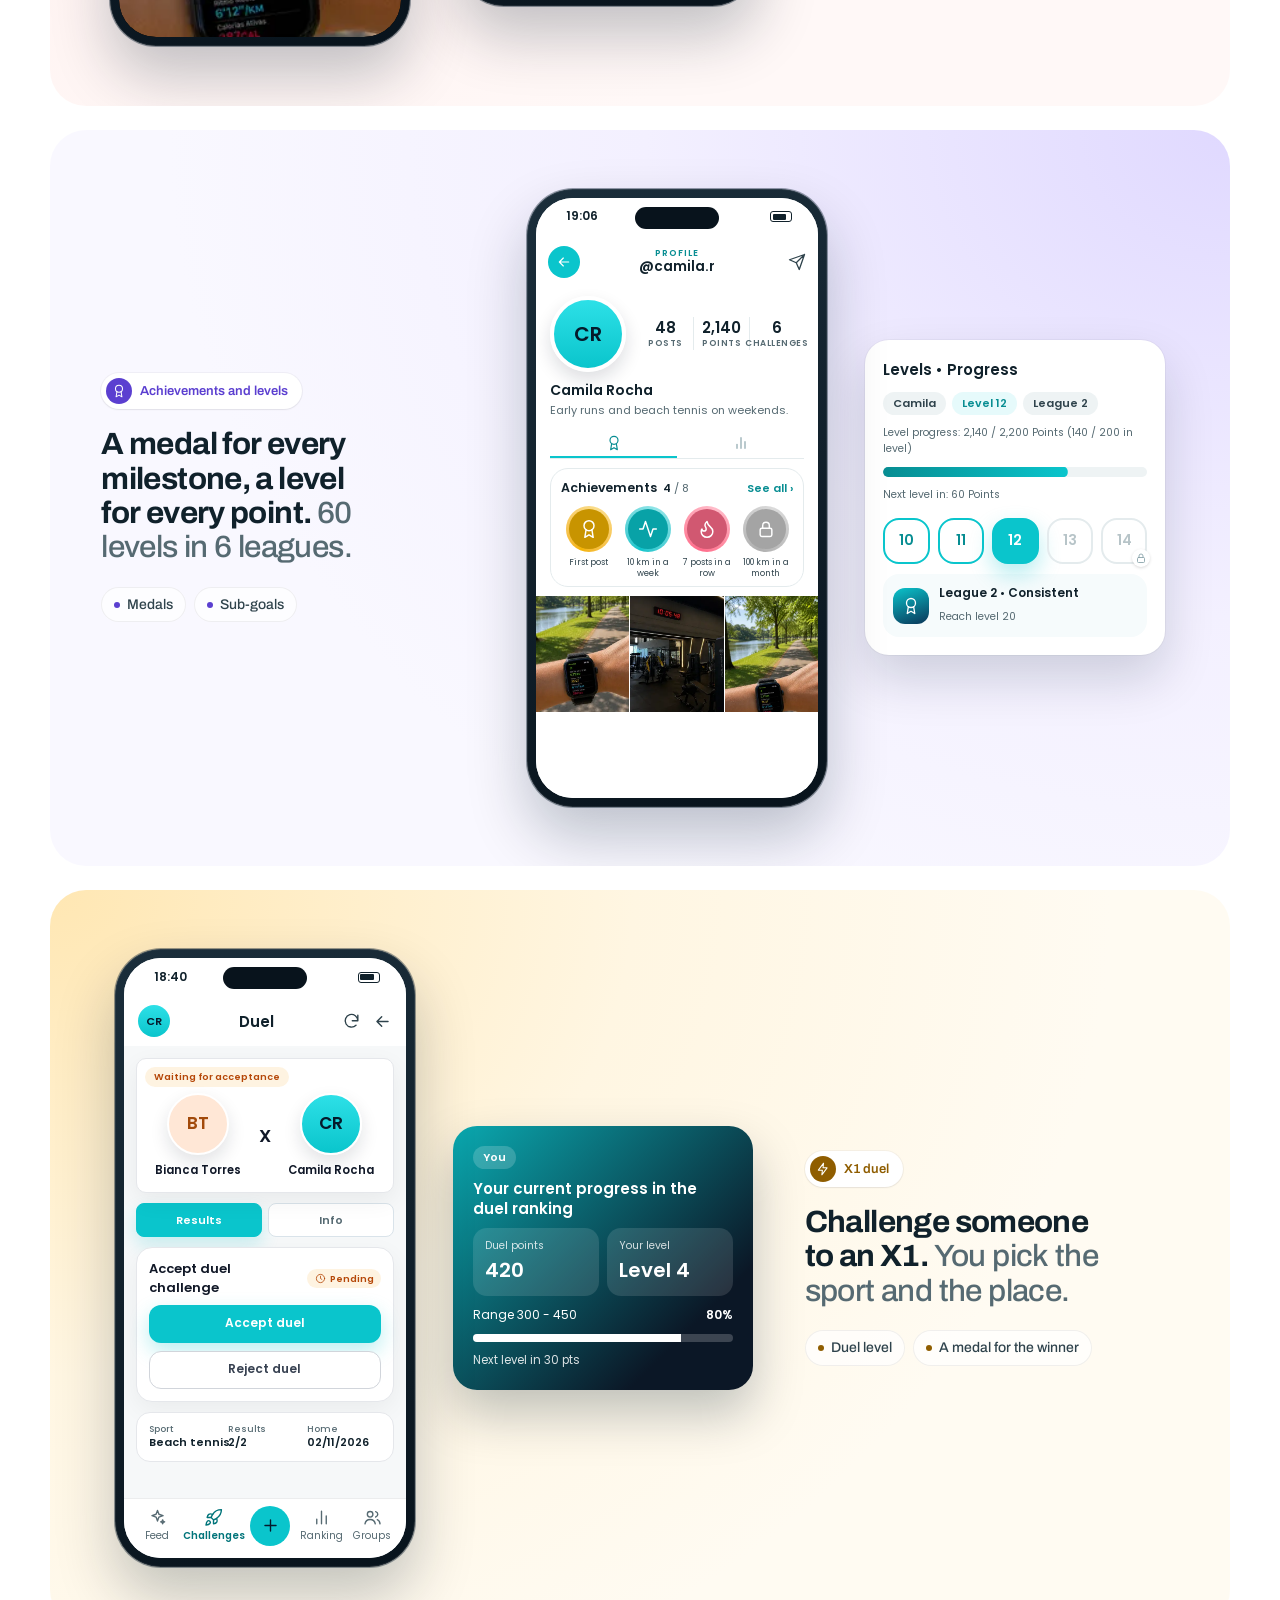
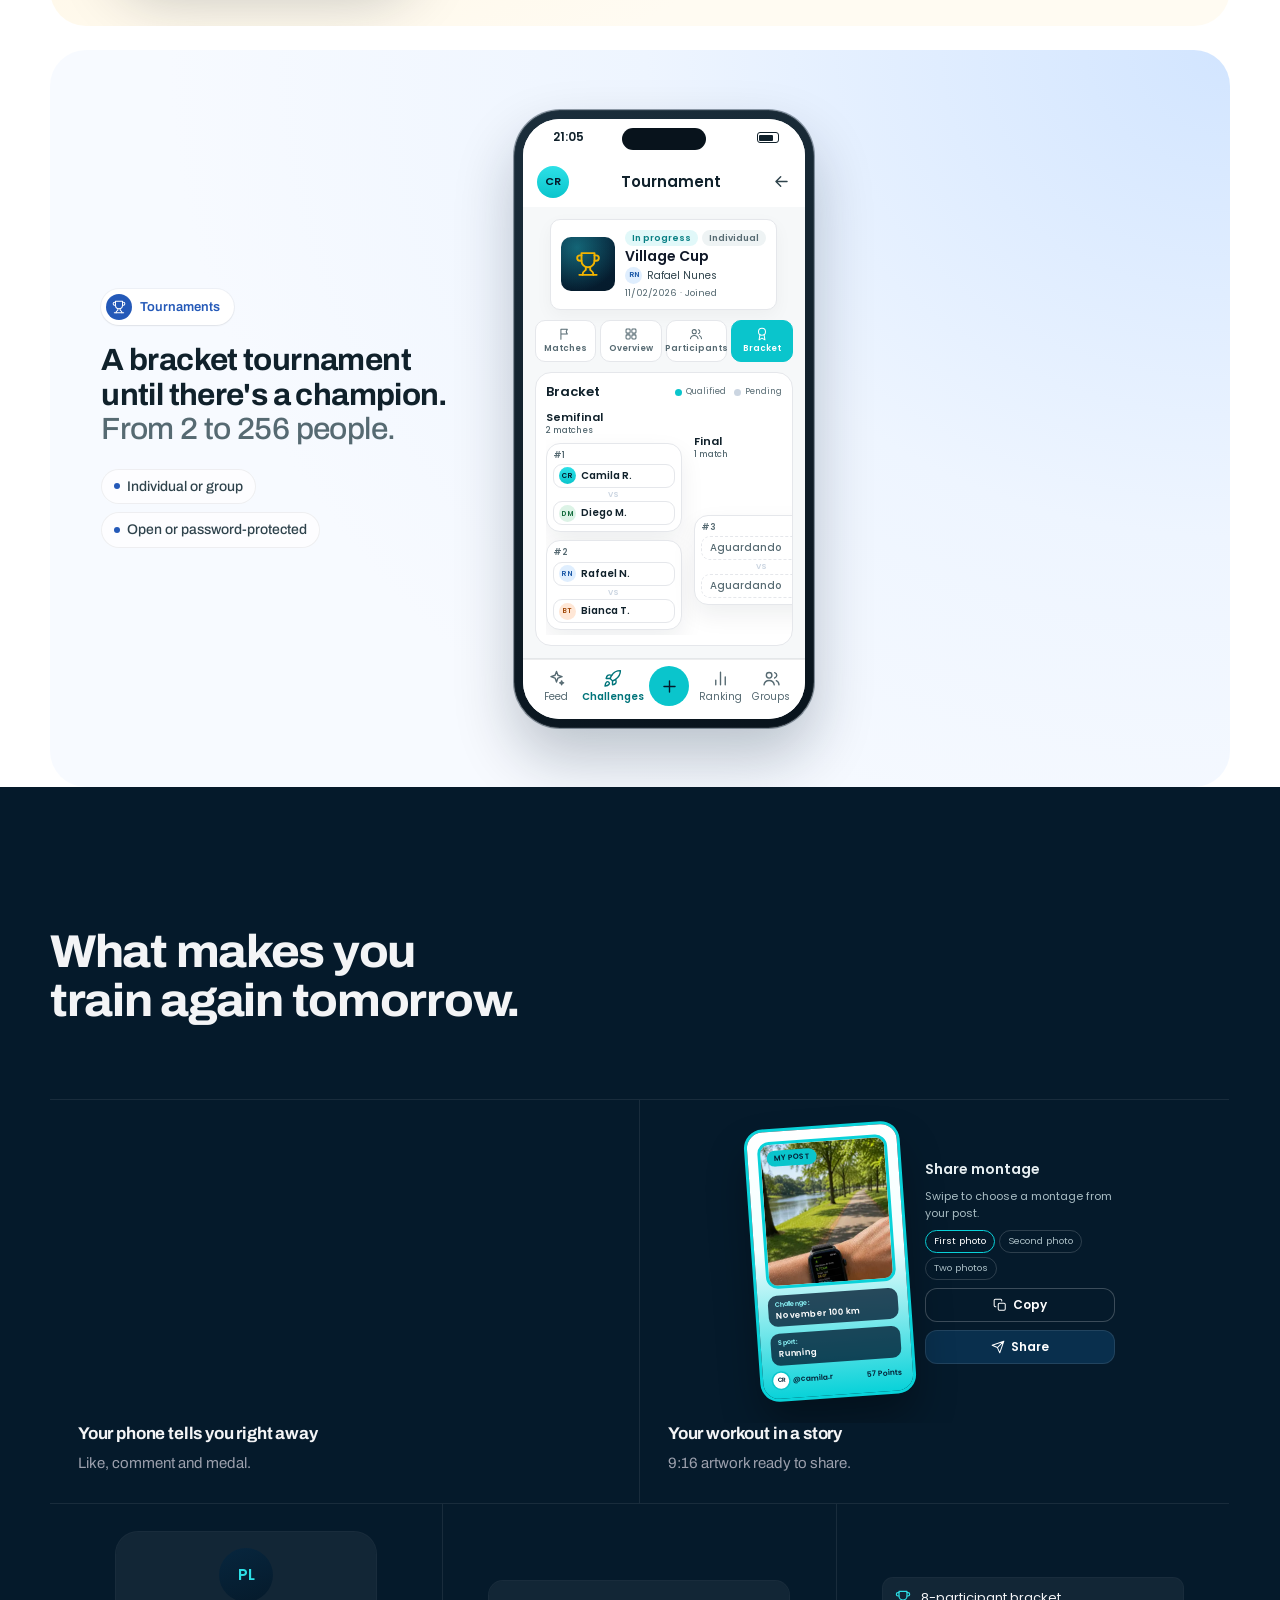
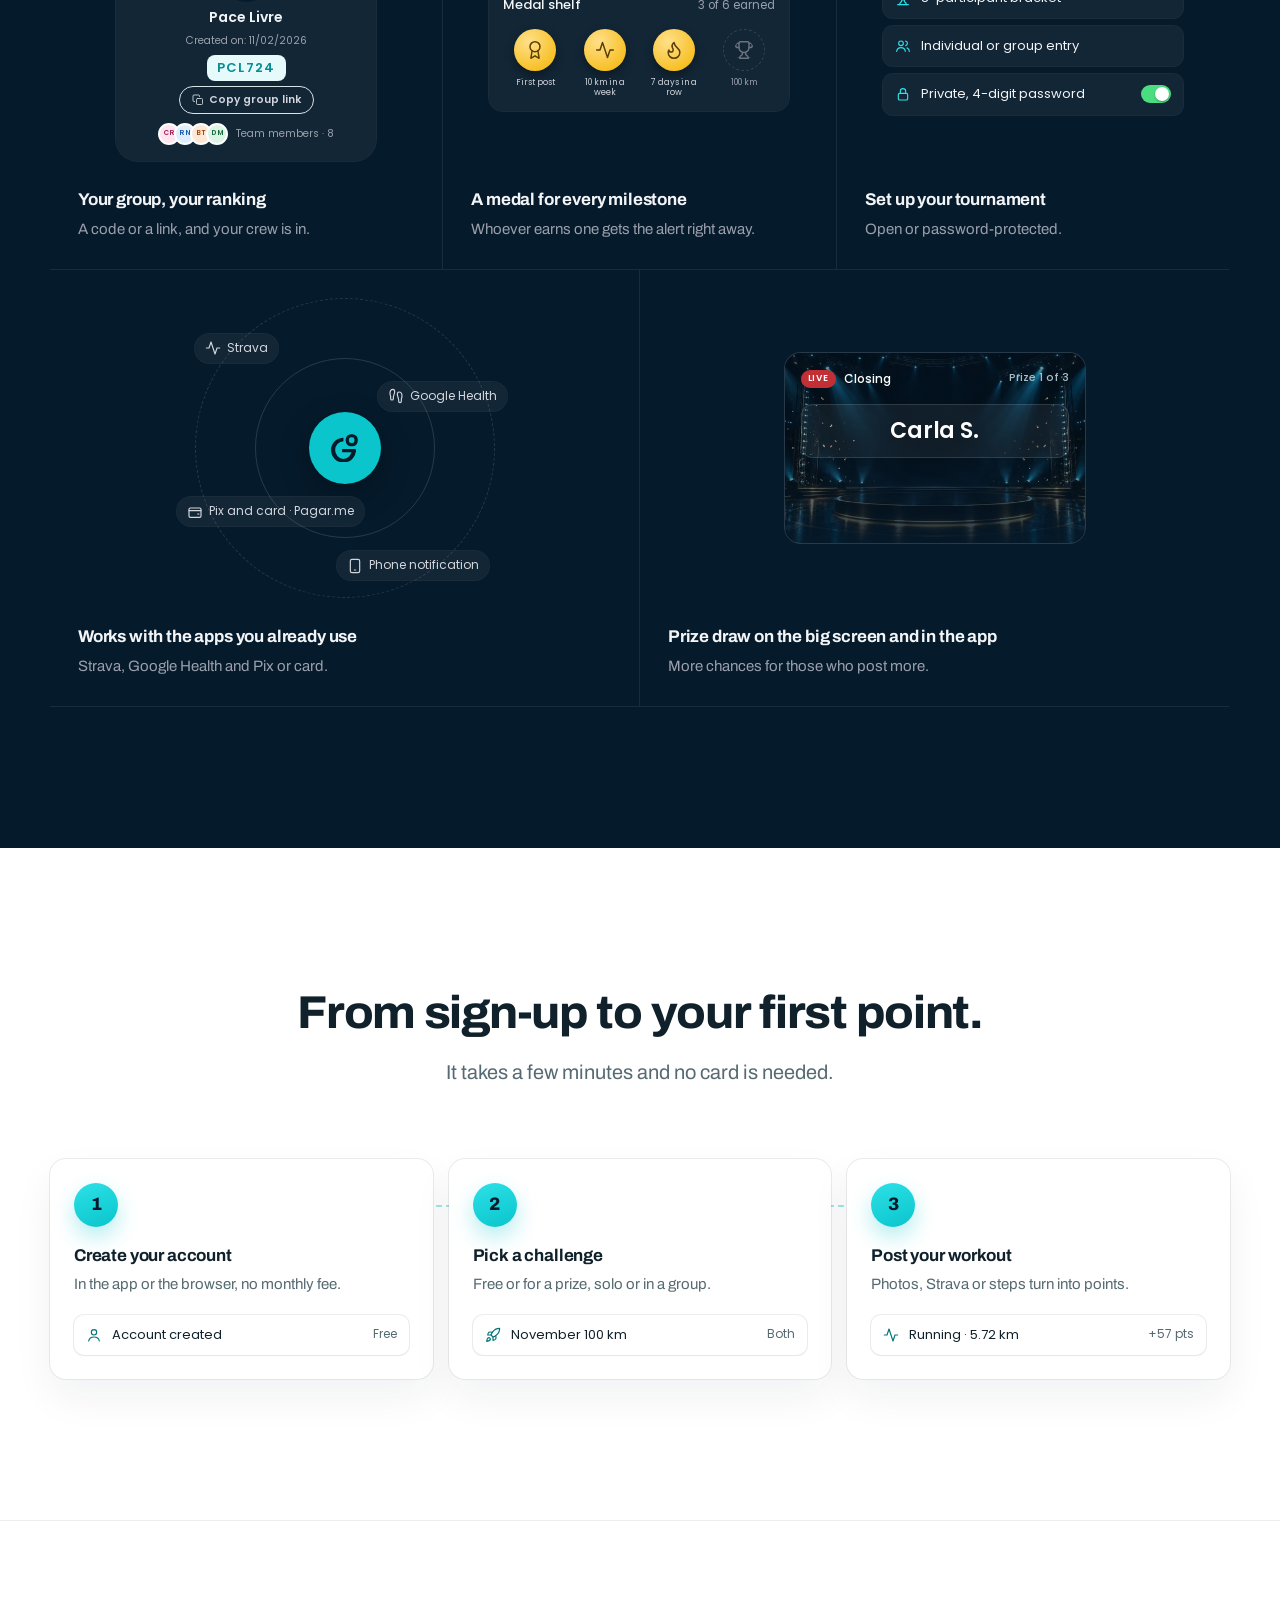
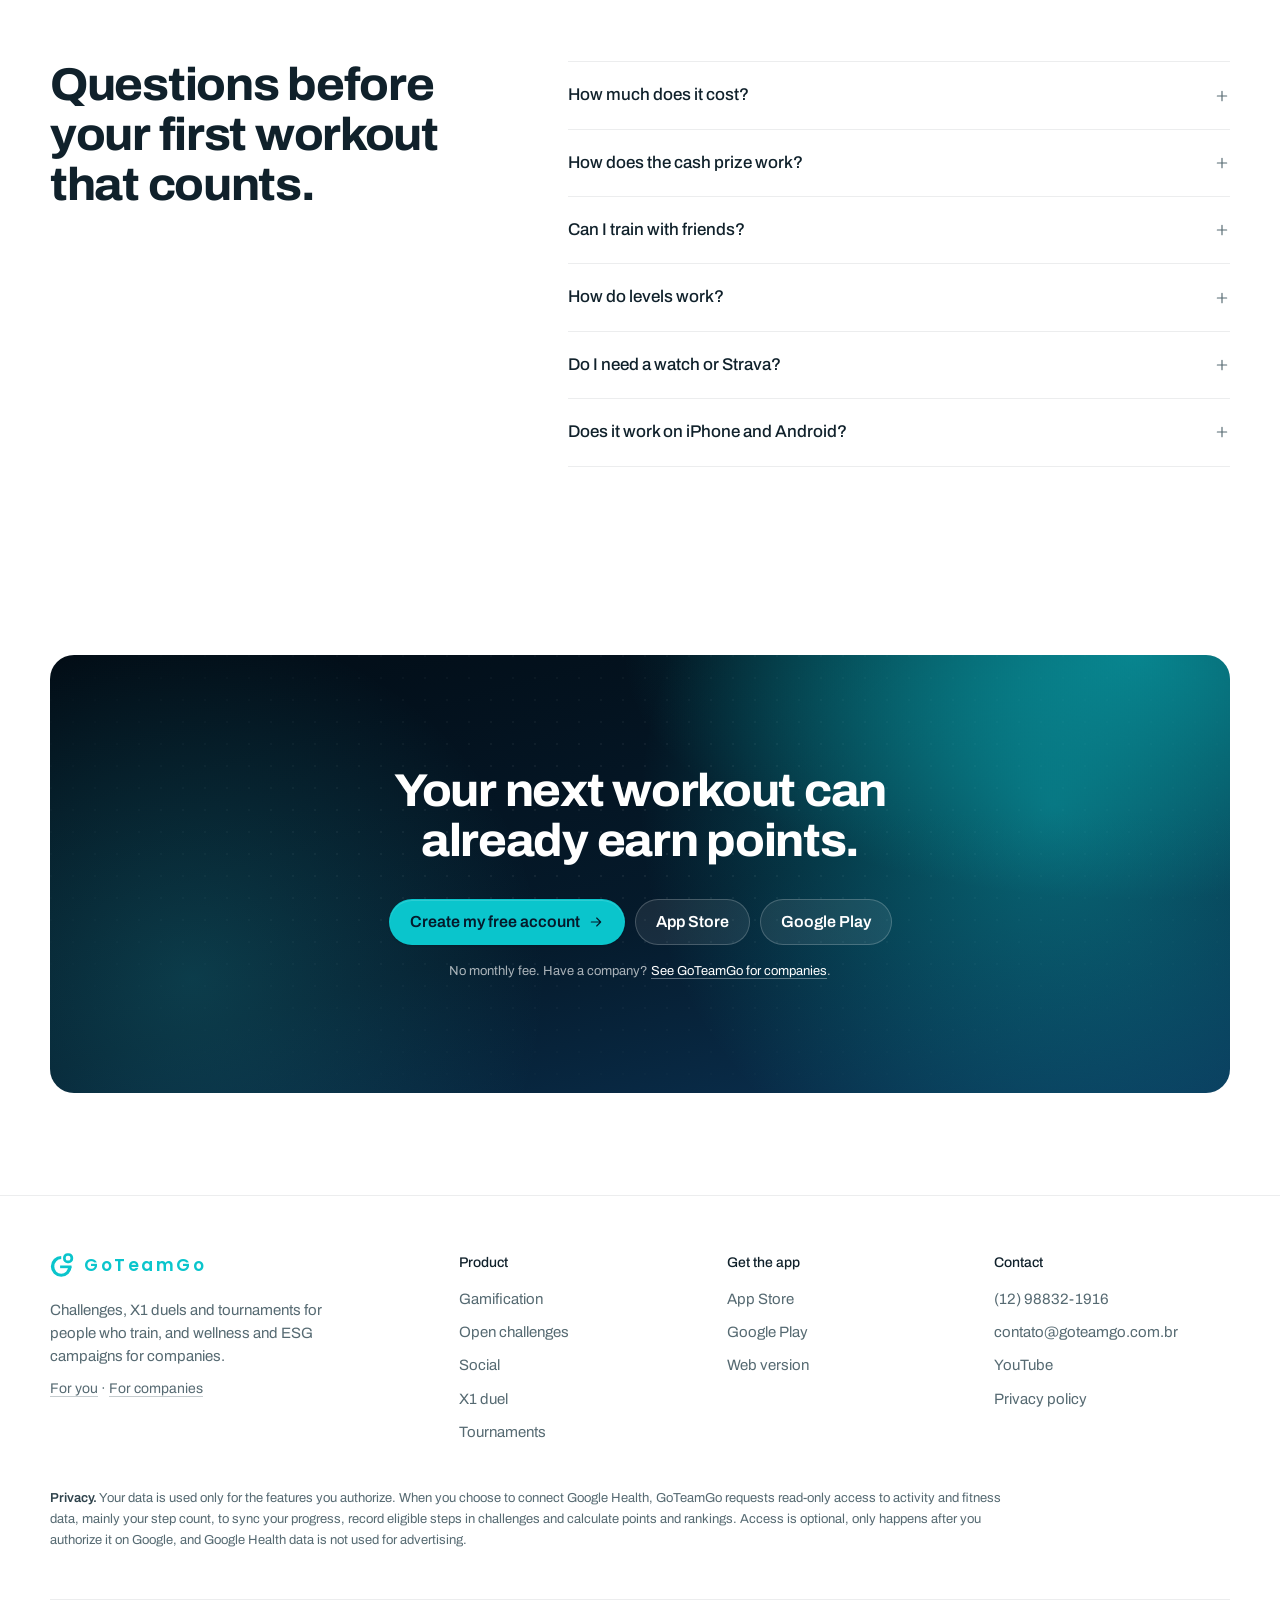
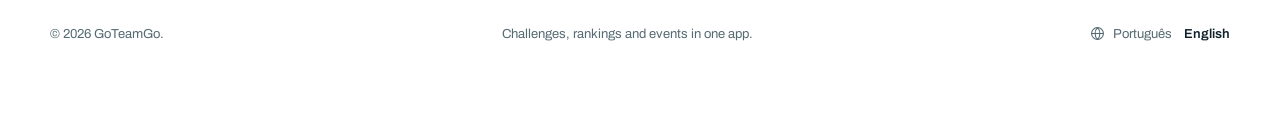
<file: en/for-you/index.html>
<!doctype html> <html lang="en" data-direction="deep" data-hero="light" data-aud="voce"> <head> <meta charset="utf-8"> <meta name="viewport" content="width=device-width, initial-scale=1"> <title>Fitness challenge app, X1 duels and tournaments | GoTeamGo</title> <meta name="description" content="Post your workout, earn points and medals and climb the ranking. Running, cycling and walking challenges, X1 duels and tournaments. Signing up is free."> <meta name="robots" content="noindex"> <link rel="canonical" href="https://goteamgo.com.br/en/for-you/"> <link rel="alternate" hreflang="pt-BR" href="https://goteamgo.com.br/para-voce/"> <link rel="alternate" hreflang="en" href="https://goteamgo.com.br/en/for-you/"> <link rel="alternate" hreflang="x-default" href="https://goteamgo.com.br/para-voce/"> <meta property="og:type" content="website"> <meta property="og:locale" content="en_US"> <meta property="og:locale:alternate" content="pt_BR"> <meta property="og:site_name" content="GoTeamGo"> <meta property="og:title" content="GoTeamGo · Every workout earns points, medals and rank"> <meta property="og:description" content="Running, cycling and walking challenges, X1 duels with anyone you want and bracket tournaments. Signing up is free."> <meta property="og:url" content="https://joao-araujo-appstorm.github.io/goteamgo-landing-preview/en/for-you/"> <meta property="og:image" content="https://joao-araujo-appstorm.github.io/goteamgo-landing-preview/og-en-voce.jpg"> <meta property="og:image:width" content="1200"> <meta property="og:image:height" content="630"> <meta property="og:image:alt" content="GoTeamGo app: challenges, X1 duels, tournaments, rankings and medals on the phone"> <meta name="twitter:card" content="summary_large_image"> <meta name="twitter:title" content="GoTeamGo · Every workout earns points, medals and rank"> <meta name="twitter:description" content="Running, cycling and walking challenges, X1 duels with anyone you want and bracket tournaments. Signing up is free."> <meta name="twitter:image" content="https://joao-araujo-appstorm.github.io/goteamgo-landing-preview/og-en-voce.jpg"> <meta name="theme-color" content="#ffffff">  <script>(function (d) { if (location.hash === '#empresas') { location.replace('../'); return; } d.classList.add('js'); })(document.documentElement);</script> <link rel="icon" href="../../favicon.svg" type="image/svg+xml"> <link rel="icon" href="../../img/favicon-32.png" sizes="32x32" type="image/png"> <link rel="manifest" href="../../site.webmanifest"> <link rel="apple-touch-icon" href="../../img/apple-touch-icon.png"> <link rel="preload" href="../../fonts/archivo.woff2" as="font" type="font/woff2" crossorigin> <link rel="preload" href="../../fonts/poppins-400.woff2" as="font" type="font/woff2" crossorigin> <link rel="stylesheet" href="../../css/landing.css?v=9613ffd4"> <script defer src="../../js/landing.js?v=6a23c4d8"></script> <script type="application/ld+json">
{
"@context": "https://schema.org",
"@graph": [
{
"@type": "Organization",
"@id": "https://goteamgo.com.br/#organization",
"name": "GoTeamGo",
"url": "https://goteamgo.com.br/",
"logo": {
"@type": "ImageObject",
"url": "https://goteamgo.com.br/img/icon-512.png",
"width": 512,
"height": 512
},
"email": "contato@goteamgo.com.br",
"telephone": "+55-12-98832-1916",
"sameAs": [
"https://www.youtube.com/@goteamgooficial",
"https://apps.apple.com/br/app/goteamgo/id6756112455",
"https://play.google.com/store/apps/details?id=br.com.goteamgo.app.twa"
]
},
{
"@type": "WebSite",
"@id": "https://goteamgo.com.br/#website",
"url": "https://goteamgo.com.br/",
"name": "GoTeamGo",
"inLanguage": [
"pt-BR",
"en"
],
"publisher": {
"@id": "https://goteamgo.com.br/#organization"
}
},
{
"@type": "WebPage",
"@id": "https://goteamgo.com.br/en/for-you/#webpage",
"url": "https://goteamgo.com.br/en/for-you/",
"name": "Fitness challenge app, X1 duels and tournaments | GoTeamGo",
"description": "Post your workout, earn points and medals and climb the ranking. Running, cycling and walking challenges, X1 duels and tournaments. Signing up is free.",
"inLanguage": "en",
"isPartOf": {
"@id": "https://goteamgo.com.br/#website"
},
"about": {
"@id": "https://goteamgo.com.br/#mobile-app"
},
"primaryImageOfPage": {
"@type": "ImageObject",
"url": "https://goteamgo.com.br/og-en-voce.jpg"
}
},
{
"@type": "MobileApplication",
"@id": "https://goteamgo.com.br/#mobile-app",
"name": "GoTeamGo",
"url": "https://goteamgo.com.br/para-voce/",
"description": "Fitness challenge app: post your workout with a photo, Strava or steps, earn points and medals, climb the ranking, challenge someone to an X1 and play bracket tournaments.",
"operatingSystem": "Android, iOS",
"applicationCategory": "HealthApplication",
"downloadUrl": [
"https://apps.apple.com/br/app/goteamgo/id6756112455",
"https://play.google.com/store/apps/details?id=br.com.goteamgo.app.twa"
],
"installUrl": [
"https://apps.apple.com/br/app/goteamgo/id6756112455",
"https://play.google.com/store/apps/details?id=br.com.goteamgo.app.twa"
],
"offers": {
"@type": "Offer",
"price": "0",
"priceCurrency": "BRL"
},
"publisher": {
"@id": "https://goteamgo.com.br/#organization"
}
},
{
"@type": "FAQPage",
"@id": "https://goteamgo.com.br/en/for-you/#faq",
"mainEntity": [
{
"@type": "Question",
"name": "How much does it cost?",
"acceptedAnswer": {
"@type": "Answer",
"text": "Creating an account and using the app is free. Some challenges charge an entry fee, and when they accept both modes you can join for free without competing for the prize."
}
},
{
"@type": "Question",
"name": "How does the cash prize work?",
"acceptedAnswer": {
"@type": "Answer",
"text": "Those who pay the entry fee compete for the paid podium. The prize is the sum of the entry fees, split among the Top 3, and you are charged on your first post, by Pix or card."
}
},
{
"@type": "Question",
"name": "Can I train with friends?",
"acceptedAnswer": {
"@type": "Answer",
"text": "Yes. Create a group, send the code or the link and follow the group ranking together. Or challenge someone to an X1."
}
},
{
"@type": "Question",
"name": "How do levels work?",
"acceptedAnswer": {
"@type": "Answer",
"text": "Every point counts toward your path: 60 levels in 6 leagues, from Beginner to Pro Marathoner."
}
},
{
"@type": "Question",
"name": "Do I need a watch or Strava?",
"acceptedAnswer": {
"@type": "Answer",
"text": "No. A photo of your workout is enough. Strava and Google Health are optional."
}
},
{
"@type": "Question",
"name": "Does it work on iPhone and Android?",
"acceptedAnswer": {
"@type": "Answer",
"text": "Yes. There's an app on the App Store and Google Play, and it also opens in the browser."
}
}
]
}
]
}
</script> </head> <body> <a class="skip" href="#conteudo">Skip to content</a> <svg width="0" height="0" style="position:absolute" aria-hidden="true" focusable="false"> <symbol id="logo-mark" viewBox="0 0 340 340"><g fill="currentColor"><path d="M159 43A147 147 0 1 0 306 190H257A98 104.5 0 1 1 159 85.5Z"/><path d="M143 177H304V215H143Z"/><path fill-rule="evenodd" d="M248 2H265A63 63 0 0 1 328 65V81A63 63 0 0 1 265 144H248A63 63 0 0 1 185 81V65A63 63 0 0 1 248 2ZM250 39H262A27 27 0 0 1 289 66V80A27 27 0 0 1 262 107H250A27 27 0 0 1 223 80V66A27 27 0 0 1 250 39Z"/></g></symbol> <symbol id="i-tv" viewBox="0 0 24 24"><rect x="2.5" y="4" width="19" height="13" rx="2"/><path d="M8 21h8M12 17v4"/></symbol> <symbol id="i-grid" viewBox="0 0 24 24"><rect x="3.5" y="3.5" width="7" height="7" rx="1.5"/><rect x="13.5" y="3.5" width="7" height="7" rx="1.5"/><rect x="3.5" y="13.5" width="7" height="7" rx="1.5"/><rect x="13.5" y="13.5" width="7" height="7" rx="1.5"/></symbol> <symbol id="i-gift" viewBox="0 0 24 24"><rect x="3" y="8" width="18" height="4" rx="1"/><path d="M12 8v13M19 12v7a2 2 0 0 1-2 2H7a2 2 0 0 1-2-2v-7"/><path d="M7.5 8a2.5 2.5 0 0 1 0-5C10 3 12 8 12 8s2-5 4.5-5a2.5 2.5 0 0 1 0 5"/></symbol> <symbol id="i-flame" viewBox="0 0 24 24"><path d="M8.5 14.5A2.5 2.5 0 0 0 11 12c0-1.4-.5-2-1-3-1.1-2.1-.2-4 2-6 .5 2.5 2 4.9 4 6.5 2 1.6 3 3.5 3 5.5a7 7 0 1 1-14 0c0-1.2.4-2.3 1-3a2.5 2.5 0 0 0 2.5 2.5z"/></symbol> <symbol id="i-users" viewBox="0 0 24 24"><circle cx="9" cy="8" r="3.5"/><path d="M2.5 20c.6-3.4 3.3-5.5 6.5-5.5s5.9 2.1 6.5 5.5"/><path d="M16 4.6a3.5 3.5 0 0 1 0 6.8M18 14.8c1.9.7 3.2 2.4 3.5 5.2"/></symbol> <symbol id="i-trophy" viewBox="0 0 24 24"><path d="M6 9H4.5a2.5 2.5 0 0 1 0-5H6M18 9h1.5a2.5 2.5 0 0 0 0-5H18M4 22h16"/><path d="M10 14.7V17c0 .6-.5 1-1 1.2C7.9 18.8 7 20.2 7 22M14 14.7V17c0 .6.5 1 1 1.2 1.1.6 2 2 2 3.8"/><path d="M18 2H6v7a6 6 0 0 0 12 0z"/></symbol> <symbol id="i-wallet" viewBox="0 0 24 24"><rect x="3" y="6" width="18" height="14" rx="2"/><path d="M3 10h18M16 15h2"/></symbol> <symbol id="i-chart" viewBox="0 0 24 24"><path d="M18 20V10M12 20V4M6 20v-6"/></symbol> <symbol id="i-bell" viewBox="0 0 24 24"><path d="M6 16v-5a6 6 0 1 1 12 0v5l1.5 2h-15z"/><path d="M10 21h4"/></symbol> <symbol id="i-rocket" viewBox="0 0 24 24"><path d="M4.5 16.5c-1.5 1.3-2 5-2 5s3.7-.5 5-2c.7-.8.7-2.1-.1-2.9a2.2 2.2 0 0 0-2.9-.1z"/><path d="m12 15-3-3a22 22 0 0 1 2-4A12.9 12.9 0 0 1 22 2c0 2.7-.8 7.5-6 11a22.4 22.4 0 0 1-4 2z"/><path d="M9 12H4s.6-3 2-4c1.6-1.1 5 0 5 0M12 15v5s3-.6 4-2c1.1-1.6 0-5 0-5"/></symbol> <symbol id="i-layers" viewBox="0 0 24 24"><path d="m12 3 9 5-9 5-9-5z"/><path d="m3 13 9 5 9-5"/></symbol> <symbol id="i-sparkle" viewBox="0 0 24 24"><path d="M12 3l1.8 4.9L19 9.7l-5.2 1.8L12 16.5l-1.8-5L5 9.7l5.2-1.8z"/><path d="M18.5 15l.7 1.8 1.8.7-1.8.7-.7 1.8-.7-1.8-1.8-.7 1.8-.7z"/></symbol> <symbol id="i-search" viewBox="0 0 24 24"><circle cx="11" cy="11" r="7"/><path d="m20 20-3.5-3.5"/></symbol> <symbol id="i-plus" viewBox="0 0 24 24"><path d="M12 5v14M5 12h14"/></symbol> <symbol id="i-check" viewBox="0 0 24 24"><path d="m5 12.5 4.5 4.5L19 7.5"/></symbol> <symbol id="i-close" viewBox="0 0 24 24"><path d="M6 6l12 12M18 6 6 18"/></symbol> <symbol id="i-arrow" viewBox="0 0 24 24"><path d="M5 12h14M13 6l6 6-6 6"/></symbol> <symbol id="i-chevron" viewBox="0 0 24 24"><path d="m7 10 5 5 5-5"/></symbol> <symbol id="i-back" viewBox="0 0 24 24"><path d="m15 18-6-6 6-6"/></symbol> <symbol id="i-download" viewBox="0 0 24 24"><path d="M12 4v11M7 10l5 5 5-5M5 20h14"/></symbol> <symbol id="i-file" viewBox="0 0 24 24"><path d="M14 3H7a2 2 0 0 0-2 2v14a2 2 0 0 0 2 2h10a2 2 0 0 0 2-2V8z"/><path d="M14 3v5h5M9 13h6M9 17h4"/></symbol> <symbol id="i-mail" viewBox="0 0 24 24"><rect x="3" y="5" width="18" height="14" rx="2"/><path d="m4 7 8 6 8-6"/></symbol> <symbol id="i-key" viewBox="0 0 24 24"><rect x="5" y="11" width="14" height="10" rx="2"/><path d="M8 11V8a4 4 0 0 1 8 0v3"/></symbol> <symbol id="i-menu" viewBox="0 0 24 24"><path d="M4 7h16M4 12h16M4 17h16"/></symbol> <symbol id="i-pin" viewBox="0 0 24 24"><path d="M12 21s7-6.2 7-11.5A7 7 0 0 0 5 9.5C5 14.8 12 21 12 21z"/><circle cx="12" cy="9.5" r="2.5"/></symbol> <symbol id="i-clock" viewBox="0 0 24 24"><circle cx="12" cy="12" r="9"/><path d="M12 7v5l3 2"/></symbol> <symbol id="i-activity" viewBox="0 0 24 24"><path d="M22 12h-4l-3 9L9 3l-3 9H2"/></symbol> <symbol id="i-camera" viewBox="0 0 24 24"><path d="M14.5 4h-5L7 7H4a2 2 0 0 0-2 2v9a2 2 0 0 0 2 2h16a2 2 0 0 0 2-2V9a2 2 0 0 0-2-2h-3z"/><circle cx="12" cy="13" r="3"/></symbol> <symbol id="i-award" viewBox="0 0 24 24"><circle cx="12" cy="8" r="6"/><path d="M15.5 12.9 17 22l-5-3-5 3 1.5-9.1"/></symbol> <symbol id="i-leaf" viewBox="0 0 24 24"><path d="M11 20A7 7 0 0 1 9.8 6.1C15.5 5 17 4.5 19 2c1 2 2 4.2 2 8 0 5.5-4.8 10-10 10z"/><path d="M2 21c0-3 1.9-5.4 5.1-6C9.5 14.5 12 13 13 12"/></symbol> <symbol id="i-heart" viewBox="0 0 24 24"><path d="M19 14c1.5-1.5 3-3.2 3-5.5A5.5 5.5 0 0 0 16.5 3c-1.8 0-3 .5-4.5 2-1.5-1.5-2.7-2-4.5-2A5.5 5.5 0 0 0 2 8.5c0 2.3 1.5 4 3 5.5l7 7z"/></symbol> <symbol id="i-message" viewBox="0 0 24 24"><path d="M7.9 20A9 9 0 1 0 4 16.1L2 22z"/></symbol> <symbol id="i-phone" viewBox="0 0 24 24"><rect x="5" y="2" width="14" height="20" rx="2.5"/><path d="M11 18h2"/></symbol> <symbol id="i-qr" viewBox="0 0 24 24"><rect x="3" y="3" width="6" height="6" rx="1"/><rect x="15" y="3" width="6" height="6" rx="1"/><rect x="3" y="15" width="6" height="6" rx="1"/><path d="M15 15h2v2M21 15v6h-4M13 3v4M13 11h4M3 12h4M11 11v2M13 19v2"/></symbol> <symbol id="i-sliders" viewBox="0 0 24 24"><path d="M21 4h-7M10 4H3M21 12h-9M8 12H3M21 20h-5M12 20H3M14 2v4M8 10v4M16 18v4"/></symbol> <symbol id="i-megaphone" viewBox="0 0 24 24"><path d="m3 11 18-5v12L3 14z"/><path d="M11.6 16.8a3 3 0 1 1-5.8-1.6"/></symbol> <symbol id="i-steps" viewBox="0 0 24 24"><path d="M4 16v-2.4C4 11.5 3 10.5 3 8c0-2.7 1.5-6 4.5-6C9.4 2 10 3.8 10 5.5c0 3.1-2 5.7-2 8.7V16a2 2 0 1 1-4 0zM20 20v-2.4c0-2.1 1-3.1 1-5.6 0-2.7-1.5-6-4.5-6C14.6 6 14 7.8 14 9.5c0 3.1 2 5.7 2 8.7V20a2 2 0 1 0 4 0z"/></symbol> <symbol id="i-dots" viewBox="0 0 24 24"><circle cx="12" cy="5" r="1"/><circle cx="12" cy="12" r="1"/><circle cx="12" cy="19" r="1"/></symbol> <symbol id="i-pause" viewBox="0 0 24 24"><rect x="6.5" y="5" width="3.5" height="14" rx="1"/><rect x="14" y="5" width="3.5" height="14" rx="1"/></symbol> <symbol id="i-play" viewBox="0 0 24 24"><path d="M8 5.5v13l10-6.5z"/></symbol> <symbol id="i-bolt" viewBox="0 0 24 24"><path d="M13 2 4 14h7l-1 8 9-12h-7z"/></symbol> <symbol id="i-arrow-left" viewBox="0 0 24 24"><path d="M19 12H5M11 6l-6 6 6 6"/></symbol> <symbol id="i-briefcase" viewBox="0 0 24 24"><rect x="3" y="7" width="18" height="13" rx="2"/><path d="M8 7V5a2 2 0 0 1 2-2h4a2 2 0 0 1 2 2v2M3 13h18"/></symbol> <symbol id="i-globe" viewBox="0 0 24 24"><circle cx="12" cy="12" r="9.5"/><path d="M2.5 12h19M12 2.5c2.6 2.6 3.9 5.8 3.9 9.5s-1.3 6.9-3.9 9.5c-2.6-2.6-3.9-5.8-3.9-9.5S9.4 5.1 12 2.5z"/></symbol><symbol id="i-user" viewBox="0 0 24 24"><circle cx="12" cy="8" r="4"/><path d="M4 21c.8-4 4-6 8-6s7.2 2 8 6"/></symbol> <symbol id="i-list" viewBox="0 0 24 24"><path d="M9 6h11M9 12h11M9 18h11M4.5 6h.01M4.5 12h.01M4.5 18h.01"/></symbol> <symbol id="i-refresh" viewBox="0 0 24 24"><path d="M20 11a8 8 0 1 0-2.3 5.7M20 4v7h-7"/></symbol> <symbol id="i-flag" viewBox="0 0 24 24"><path d="M5 21V4M5 4h11l-2 4 2 4H5"/></symbol> <symbol id="i-shield" viewBox="0 0 24 24"><path d="M12 3 5 6v5c0 4.6 3 8.3 7 10 4-1.7 7-5.4 7-10V6z"/><path d="m9 12 2 2 4-4"/></symbol> <symbol id="i-send" viewBox="0 0 24 24"><path d="M22 2 11 13M22 2l-7 20-4-9-9-4z"/></symbol> <symbol id="i-copy" viewBox="0 0 24 24"><rect x="9" y="9" width="12" height="12" rx="2"/><path d="M5 15H4a2 2 0 0 1-2-2V4a2 2 0 0 1 2-2h9a2 2 0 0 1 2 2v1"/></symbol> <symbol id="i-bike" viewBox="0 0 24 24"><circle cx="5.5" cy="17" r="3.5"/><circle cx="18.5" cy="17" r="3.5"/><path d="M5.5 17 9 9h6l3.5 8M9 9 8 6.5H6M12 17l3-8M15 9l-1-2.5h2"/></symbol> <symbol id="i-dumbbell" viewBox="0 0 24 24"><path d="M7 6v12M17 6v12M4 9v6M20 9v6M7 12h10"/></symbol> <symbol id="i-crown" viewBox="0 0 24 24"><path d="M3 8l4.5 4L12 5l4.5 7L21 8l-2 10H5z"/></symbol> <symbol id="i-quiz" viewBox="0 0 24 24"><circle cx="12" cy="12" r="9"/><path d="M9.5 9.5a2.5 2.5 0 1 1 3.5 2.3c-.6.3-1 .8-1 1.5v.7M12 17h.01"/></symbol> <symbol id="i-book" viewBox="0 0 24 24"><path d="M4 5a2 2 0 0 1 2-2h14v15H6a2 2 0 0 0-2 2z"/><path d="M4 20a2 2 0 0 0 2 2h14v-4M8 7h8"/></symbol> <symbol id="i-card" viewBox="0 0 24 24"><rect x="2.5" y="5" width="19" height="14" rx="2"/><path d="M2.5 10h19M6 15h4"/></symbol> </svg> <header class="nav" data-nav> <div class="container nav__inner"> <a class="brand" href="#topo" aria-label="GoTeamGo, home"> <svg class="brand__mark" aria-hidden="true"><use href="#logo-mark"/></svg>GoTeamGo
</a> <nav class="nav__links" aria-label="Main"> <a href="#posts" data-for="empresa">How it works</a> <a href="#produto" data-for="voce">How it works</a> <a href="#jogo" data-for="voce">Gamification</a> <a href="#social" data-for="voce">Social</a> <a href="#novidades" data-for="empresa">What's new</a> <a href="#recursos" data-for="empresa">Features</a> <a href="#solucoes" data-for="empresa">Solutions</a> <a href="#perguntas">FAQ</a> </nav> <div class="nav__actions"> <a class="nav__lang" href="../../para-voce/" hreflang="pt-BR" lang="pt-BR" aria-label="Versão em português" data-lang-link><svg class="i" aria-hidden="true"><use href="#i-globe"/></svg>PT</a> <a class="nav__aud" href="../" data-aud-link="empresa" data-for="voce"><svg class="i" aria-hidden="true"><use href="#i-briefcase"/></svg>For companies</a> <a class="nav__aud" href="./" data-aud-link="voce" data-for="empresa"><svg class="i" aria-hidden="true"><use href="#i-user"/></svg>For you</a> <a class="btn btn--secondary btn--sm nav__login" href="https://app.goteamgo.com.br/">Log in</a> <a class="btn btn--primary btn--sm" href="https://app.goteamgo.com.br/register/" data-track="cta-nav-conta" data-for="voce"><span class="lbl-long">Create free account</span><span class="lbl-short">Sign up</span><span class="lbl-tiny">Sign up</span></a> <a class="btn btn--primary btn--sm" href="https://wa.me/5512988321916?text=Hi%2C%20I%27d%20like%20to%20see%20a%20GoTeamGo%20demo%20for%20my%20company." target="_blank" rel="noopener" data-track="cta-nav" data-for="empresa"><span class="lbl-long">Request a demo</span><span class="lbl-short">Get a demo</span><span class="lbl-tiny">Demo</span></a> <button class="nav__toggle" type="button" aria-expanded="false" aria-controls="menu-mobile" aria-label="Open menu" data-nav-toggle> <span class="burger" aria-hidden="true"><i></i><i></i></span> </button> </div> </div> <div class="nav__mobile" id="menu-mobile" hidden> <nav class="m-menu" aria-label="Menu"> <a class="m-link" href="#posts" style="--i:0" data-for="empresa"><span>How it works</span><svg class="i" aria-hidden="true"><use href="#i-arrow"/></svg></a> <a class="m-link" href="#produto" style="--i:0" data-for="voce"><span>How it works</span><svg class="i" aria-hidden="true"><use href="#i-arrow"/></svg></a> <a class="m-link" href="#jogo" style="--i:1" data-for="voce"><span>Gamification</span><svg class="i" aria-hidden="true"><use href="#i-arrow"/></svg></a> <a class="m-link" href="#social" style="--i:2" data-for="voce"><span>Social</span><svg class="i" aria-hidden="true"><use href="#i-arrow"/></svg></a> <a class="m-link" href="#novidades" style="--i:1" data-for="empresa"><span>What's new</span><svg class="i" aria-hidden="true"><use href="#i-arrow"/></svg></a> <a class="m-link" href="#recursos" style="--i:1" data-for="empresa"><span>Features</span><svg class="i" aria-hidden="true"><use href="#i-arrow"/></svg></a> <a class="m-link" href="#solucoes" style="--i:2" data-for="empresa"><span>Solutions</span><svg class="i" aria-hidden="true"><use href="#i-arrow"/></svg></a> <a class="m-link" href="#perguntas" style="--i:3"><span>FAQ</span><svg class="i" aria-hidden="true"><use href="#i-arrow"/></svg></a> </nav> <div class="m-foot" style="--i:4"> <a class="btn btn--primary btn--lg" href="https://app.goteamgo.com.br/register/" data-track="cta-nav-mobile-conta" data-for="voce">Create my free account <svg class="i i-arrow" aria-hidden="true"><use href="#i-arrow"/></svg></a> <a class="btn btn--primary btn--lg" href="https://wa.me/5512988321916?text=Hi%2C%20I%27d%20like%20to%20see%20a%20GoTeamGo%20demo%20for%20my%20company." target="_blank" rel="noopener" data-track="cta-nav-mobile" data-for="empresa">Request a demo <svg class="i i-arrow" aria-hidden="true"><use href="#i-arrow"/></svg></a> <a class="btn btn--secondary btn--lg" href="https://app.goteamgo.com.br/">Log in</a> <a class="m-aud" href="../" data-aud-link="empresa" data-for="voce"><svg class="i" aria-hidden="true"><use href="#i-briefcase"/></svg>Have a company? See the version for companies</a> <a class="m-aud" href="./" data-aud-link="voce" data-for="empresa"><svg class="i" aria-hidden="true"><use href="#i-user"/></svg>See the version for you</a> <a class="m-aud" href="../../para-voce/" hreflang="pt-BR" lang="pt-BR" data-lang-link><svg class="i" aria-hidden="true"><use href="#i-globe"/></svg>Versão em português</a> <p class="m-stores">Get the app: <a href="https://apps.apple.com/br/app/goteamgo/id6756112455" target="_blank" rel="noopener">App Store</a> · <a href="https://play.google.com/store/apps/details?id=br.com.goteamgo.app.twa" target="_blank" rel="noopener">Google Play</a></p> </div> </div> </header> <main id="conteudo"> <section class="hero" id="topo" aria-labelledby="hero-title"> <div class="hero__bg" aria-hidden="true"><div class="hero__aurora"><i></i><i></i><i></i></div><div class="hero__noise"></div><canvas class="hero__grain" data-grain></canvas></div> <span class="aud-anchor" id="voce"></span><span class="aud-anchor" id="empresas"></span> <div class="container hero__inner"> <div class="aud" role="group" aria-label="Page version"> <span class="aud__thumb" aria-hidden="true"></span> <a class="aud__opt aud__opt--empresa" href="../" data-aud-link="empresa">For companies</a> <a class="aud__opt aud__opt--voce" href="./" data-aud-link="voce">For you</a> </div> <h1 class="display hero__title" id="hero-title"><span data-for="voce"><span class="w" style="--i:0">Every</span> <span class="w" style="--i:1"><span class="rotator" data-words="workout|run|ride|walk|set|swim"><span class="rotator__word">workout</span></span></span> <span class="w" style="--i:2">earns</span> <span class="w" style="--i:3">points,</span> <span class="w" style="--i:4">medals</span> <span class="w" style="--i:5">and</span> <span class="w" style="--i:6">rank.</span></span><span data-for="empresa"><span class="w" style="--i:0">Corporate</span> <span class="w" style="--i:1">gamification</span> <span class="w" style="--i:2">to</span> <span class="w" style="--i:3"><span class="rotator" data-words="engage|move|connect|reward"><span class="rotator__word">engage</span></span></span> <span class="w" style="--i:4">teams.</span></span></h1> <p class="lead hero__lead" data-for="voce">Post your workout, your crew likes it and every point raises your level.</p> <p class="lead hero__lead" data-for="empresa">Challenges, rankings and medals that get the whole team involved.</p> <div class="hero__ctas" data-for="voce"> <a class="btn btn--primary btn--lg" href="https://app.goteamgo.com.br/register/" data-track="cta-hero-conta">Create my free account <svg class="i i-arrow" aria-hidden="true"><use href="#i-arrow"/></svg></a> <a class="btn btn--secondary btn--lg" href="#produto">See how it works</a> </div> <p class="hero__note" data-for="voce">No monthly fee. Also on the <a href="https://apps.apple.com/br/app/goteamgo/id6756112455" target="_blank" rel="noopener">App Store</a> and <a href="https://play.google.com/store/apps/details?id=br.com.goteamgo.app.twa" target="_blank" rel="noopener">Google Play</a>.</p> <div class="hero__ctas" data-for="empresa"> <a class="btn btn--primary btn--lg" href="https://wa.me/5512988321916?text=Hi%2C%20I%27d%20like%20to%20see%20a%20GoTeamGo%20demo%20for%20my%20company." target="_blank" rel="noopener" data-track="cta-hero">Request a demo <svg class="i i-arrow" aria-hidden="true"><use href="#i-arrow"/></svg></a> <a class="btn btn--secondary btn--lg" href="#video"><svg class="i" aria-hidden="true"><use href="#i-play"/></svg>Watch the video</a> </div> </div> <button class="still-toggle" type="button" aria-pressed="false" aria-label="Pause animations" title="Pause animations" data-still hidden><svg class="i" aria-hidden="true"><use href="#i-pause"/></svg></button> <div class="container hero__stage"> <div class="phones"> <div class="phones__side phones__side--l" data-for="voce"> <div class="device"> <div class="app app--phone" role="img" aria-label="Screen of an X1 duel in the GoTeamGo app: Camila beat Bianca at beach tennis, the duel is finished and the winner's medal shows on her avatar."> <div class="ph-status" aria-hidden="true"><span>9:41</span><span class="ph-island"></span><span class="ph-bat"></span></div> <div class="fd-head"><span class="fd-me">CR</span><span class="fd-title">Duel</span><span class="fd-acts"><svg class="i"><use href="#i-refresh"/></svg><svg class="i"><use href="#i-arrow-left"/></svg></span></div> <div class="ph-body x1"> <div class="x1-hero"> <span class="x1-pill is-finished">Finished</span> <div class="x1-duel"> <div class="x1-player"><span class="x1-av av--2">BT</span><b>Bianca Torres</b></div> <span class="x1-vs">X</span> <div class="x1-player"><span class="x1-av">CR<i class="x1-medal"></i></span><b>Camila Rocha</b></div> </div> </div> <div class="x1-tabs"><span class="is-active">Results</span><span>Info</span></div> <div class="x1-card"> <div class="x1-card__head"><b>Results</b><span class="x1-st is-done">Finished</span></div> <div class="x1-chips"><div class="x1-chip is-win"><small>Winner</small><b>Camila Rocha</b></div><div class="x1-chip"><small>Loser</small><b>Bianca Torres</b></div></div> </div> <div class="x1-info"><span><small>Sport</small>Beach tennis</span><span><small>Results</small>2/2</span><span><small>Home</small>02/11/2026</span></div> </div> <div class="ph-tabbar" aria-hidden="true"> <span><svg class="i"><use href="#i-sparkle"/></svg>Feed</span> <span class="is-active"><svg class="i"><use href="#i-rocket"/></svg>Challenges</span> <span class="ph-tabbar__plus"><svg class="i"><use href="#i-plus"/></svg></span> <span><svg class="i"><use href="#i-chart"/></svg>Ranking</span> <span><svg class="i"><use href="#i-users"/></svg>Groups</span> </div> </div> </div> </div> <div class="phones__side phones__side--l" data-for="empresa"> <div class="device"> <div class="app app--phone" role="img" aria-label="Ranking screen of the GoTeamGo app: podium with Logistics in 1st, Finance in 2nd and Sales in 3rd, plus your group's position."> <div class="ph-status" aria-hidden="true"><span>9:41</span><span class="ph-island"></span><span class="ph-bat"></span></div> <div class="ph-head"><svg class="i"><use href="#i-back"/></svg><span class="ph-head__title"><small>30 days in motion</small>Ranking</span><svg class="i"><use href="#i-search"/></svg></div> <div class="ph-body"> <div class="ph-seg"><span class="is-active">Groups</span><span>Personal</span><span>Filter</span></div> <div class="podium"> <div class="podium__item podium__item--2"><span class="podium__av">FI</span><b>Finance</b><span class="podium__col"><i>2nd</i><strong>4,020</strong><small>points</small></span></div> <div class="podium__item podium__item--1"><span class="podium__av">LO</span><b>Logistics</b><span class="podium__col"><i>1st</i><strong>4,180</strong><small>points</small></span></div> <div class="podium__item podium__item--3"><span class="podium__av">SA</span><b>Sales</b><span class="podium__col"><i>3rd</i><strong>3,760</strong><small>points</small></span></div> </div> <div class="rk-me">Your group has <b>3,427 points</b> and is <b>18%</b> away from the top</div> <ol class="rk-list"> <li class="rk-row is-me"><span class="rk-pos">4th</span><span class="av av--5">IT</span><span class="rk-name">IT<small>Your group</small></span><span class="rk-pts">3,427</span></li> <li class="rk-row"><span class="rk-pos">5th</span><span class="av av--2">CS</span><span class="rk-name">Customer Service<small>61 people</small></span><span class="rk-pts">3,410</span></li> </ol> </div> <div class="ph-tabbar" aria-hidden="true"> <span><svg class="i"><use href="#i-sparkle"/></svg>Feed</span> <span><svg class="i"><use href="#i-rocket"/></svg>Challenges</span> <span class="ph-tabbar__plus"><svg class="i"><use href="#i-plus"/></svg></span> <span class="is-active"><svg class="i"><use href="#i-chart"/></svg>Ranking</span> <span><svg class="i"><use href="#i-users"/></svg>Groups</span> </div> </div> </div> </div> <div class="phones__main"> <div class="device device--beam"> <div class="app app--phone" data-scene="feed" data-toast-time="now" role="img" aria-label="Demo of the GoTeamGo app Feed: team stories, a 5.72 km run post with group points, likes coming in and new posts arriving at the top."> <div class="ph-status" aria-hidden="true"><span>9:41</span><span class="ph-island"></span><span class="ph-bat"></span></div> <div class="fd-head"><span class="fd-me">CR</span><span class="fd-title"><small>GoTeamGo</small>Feed</span><span class="fd-acts"><svg class="i"><use href="#i-search"/></svg><span class="fd-bell"><svg class="i"><use href="#i-bell"/></svg><i>3</i></span></span></div> <div class="ph-body fd-body"> <div class="fd-stories"> <span class="fd-story"><i>CR</i><small>Camila</small></span> <span class="fd-story"><i class="av--5">RN</i><small>Rafael</small></span> <span class="fd-story"><i class="av--2">BT</i><small>Bianca</small></span> <span class="fd-story is-seen"><i class="av--3">DM</i><small>Diego</small></span> <span class="fd-story is-seen"><i class="av--6">LP</i><small>Larissa</small></span> </div> <div class="fd-list" data-rows data-max="3"> <article class="fd-post"> <header class="fd-post__head"><span class="av av--2">BC</span><span><b>Bruno Cardoso</b><small>8 min ago · City Park</small></span><svg class="i"><use href="#i-dots"/></svg></header> <div class="fd-post__cat">#Running</div> <div class="fd-media"><picture><source srcset="../../img/post-corrida.avif" type="image/avif"><img src="../../img/post-corrida.webp" width="520" height="400" alt="" decoding="async"></picture><span class="fd-ind"><svg class="i"><use href="#i-award"/></svg></span></div> <div class="fd-acts2"><span class="fd-like" data-like><svg class="i"><use href="#i-heart"/></svg><b>23</b></span><span><svg class="i"><use href="#i-message"/></svg><b>4</b></span></div> <div class="fd-points"><div>Points<b>57</b></div><div>Total<b>612</b></div><div>Group total<b>4,180</b></div></div> </article> <article class="fd-post"> <header class="fd-post__head"><span class="av av--4">JF</span><span><b>Juliana Freitas</b><small>26 min ago</small></span><svg class="i"><use href="#i-dots"/></svg></header> <div class="fd-post__cat">#Outdoor cycling</div> <div class="fd-media fd-strava"> <svg class="fd-route" viewBox="0 0 200 80" aria-hidden="true"><path pathLength="1" d="M8 64C30 60 34 30 58 30s30 26 52 22 20-34 44-38 28 18 38 28"/></svg> <span class="fd-strava__tag">Data imported from Strava</span> <span class="fd-strava__grid"><span><small>Distance</small>22.4 km</span><span><small>Time</small>58 min</span><span><small>Elevation</small>140 m</span><span><small>Pace</small>2'35" /km</span></span> </div> <div class="fd-acts2"><span class="fd-like" data-like><svg class="i"><use href="#i-heart"/></svg><b>18</b></span><span><svg class="i"><use href="#i-message"/></svg><b>2</b></span></div> <div class="fd-points"><div>Points<b>88</b></div><div>Total<b>540</b></div><div>Group total<b>3,760</b></div></div> </article> </div> <template data-queue> <article class="fd-post"> <header class="fd-post__head"><span class="av av--3">DM</span><span><b>Diego Martins</b><small>now</small></span><svg class="i"><use href="#i-dots"/></svg></header> <div class="fd-post__cat">#Weight training</div> <div class="fd-media"><picture><source srcset="../../img/post-academia.avif" type="image/avif"><img src="../../img/post-academia.webp" width="520" height="400" alt="" decoding="async"></picture><span class="fd-dots"><i class="is-on"></i><i></i></span></div> <div class="fd-acts2"><span class="fd-like" data-like><svg class="i"><use href="#i-heart"/></svg><b>0</b></span><span><svg class="i"><use href="#i-message"/></svg><b>0</b></span></div> <div class="fd-points"><div>Points<b>38</b></div><div>Total<b>371</b></div><div>Group total<b>3,465</b></div></div> </article> <article class="fd-post"> <header class="fd-post__head"><span class="av av--6">LP</span><span><b>Larissa Prado</b><small>now</small></span><svg class="i"><use href="#i-dots"/></svg></header> <div class="fd-post__cat">#Weight training</div> <div class="fd-media"><picture><source srcset="../../img/post-academia-fim.avif" type="image/avif"><img src="../../img/post-academia-fim.webp" width="520" height="400" alt="" decoding="async"></picture><span class="fd-ind"><svg class="i"><use href="#i-award"/></svg></span></div> <div class="fd-acts2"><span class="fd-like" data-like><svg class="i"><use href="#i-heart"/></svg><b>0</b></span><span><svg class="i"><use href="#i-message"/></svg><b>0</b></span></div> <div class="fd-points"><div>Points<b>40</b></div><div>Total<b>455</b></div><div>Group total<b>3,450</b></div></div> </article> </template> </div> <div class="ph-tabbar" aria-hidden="true"> <span class="is-active"><svg class="i"><use href="#i-sparkle"/></svg>Feed</span> <span><svg class="i"><use href="#i-rocket"/></svg>Challenges</span> <span class="ph-tabbar__plus"><svg class="i"><use href="#i-plus"/></svg></span> <span><svg class="i"><use href="#i-chart"/></svg>Ranking</span> <span><svg class="i"><use href="#i-users"/></svg>Groups</span> </div> </div> </div> </div> <div class="phones__side phones__side--r"> <div class="device"> <div class="app app--phone" role="img" aria-label="Dashboard home screen of the GoTeamGo app: next action in the 30 days in motion challenge at 68% progress, a Log activity button and level 7 with 1,240 XP."> <div class="ph-status" aria-hidden="true"><span>9:41</span><span class="ph-island"></span><span class="ph-bat"></span></div> <div class="ph-body dh"> <div class="dh-head"><span>Thursday, October 30</span><b>Dashboard</b><svg class="i"><use href="#i-menu"/></svg></div> <div class="dh-hello"><span class="dh-hello__av">CR</span><span><small>Good to have you here</small><b>Hi, Camila</b></span><svg class="i"><use href="#i-back"/></svg></div> <div class="dh-card"> <label>Next action</label> <div class="dh-ch"><span>30</span><span><b>30 days in motion</b><small>12 days left · <span data-for="voce">Individual</span><span data-for="empresa">IT group</span></small></span></div> <div class="dh-plabel"><span>Your progress</span><b>68%</b></div> <div class="dh-bar"><i style="--p:.68"></i></div> <span class="dh-cta">Log activity<svg class="i"><use href="#i-arrow"/></svg></span> </div> <div class="dh-card"> <label>Progress</label> <b class="dh-h2">Level and XP</b> <div class="dh-xp"><strong><small>Level</small>7</strong><span><b>1,240 XP</b><small>(160 to the next level)</small></span><em>89%</em></div> <div class="dh-bar"><i style="--p:.89"></i></div> </div> <div class="dh-card" data-for="voce"> <label>Competition</label> <b class="dh-h2">Still in play</b> <div class="dh-live"><span class="dh-live__ic"><svg class="i"><use href="#i-trophy"/></svg></span><span><b>Village Cup</b><small>Tournament in progress</small></span></div> <div class="dh-live"><span class="dh-live__ic"><svg class="i"><use href="#i-bolt"/></svg></span><span><b>Level 7 in X1</b><small>1,240 points earned</small></span></div> </div> <div class="dh-card" data-for="empresa"> <label>Now</label> <b class="dh-h2">Your current pace</b> <div class="dh-stats"><div><b>2</b><span>active challenges</span></div><div><b>1</b><span>available today</span></div><div><b>1,240</b><span>XP</span></div></div> </div> </div> <div class="ph-tabbar" aria-hidden="true"> <span><svg class="i"><use href="#i-sparkle"/></svg>Feed</span> <span class="is-active"><svg class="i"><use href="#i-rocket"/></svg>Challenges</span> <span class="ph-tabbar__plus"><svg class="i"><use href="#i-plus"/></svg></span> <span><svg class="i"><use href="#i-chart"/></svg>Ranking</span> <span><svg class="i"><use href="#i-users"/></svg>Groups</span> </div> </div> </div> </div> </div> </div> </section> <section class="section section--flush" id="clientes" aria-labelledby="logos-title"> <div class="container"> <div class="rail rail--logos" data-reveal> <h2 class="logos-title" id="logos-title">Companies and schools that have run challenges on GoTeamGo</h2> <ul class="logos logos--3"> <li class="logos__cell"><img class="logo-img logo-img--tall" src="../../img/logo-daiichi-sankyo.webp" width="122" height="120" alt="Daiichi Sankyo" loading="lazy" decoding="async"></li> <li class="logos__cell"><img class="logo-img" src="../../img/logo-jovem-pan.webp" width="179" height="96" alt="Jovem Pan" loading="lazy" decoding="async"></li> <li class="logos__cell"><img class="logo-img" src="../../img/logo-ecbr.webp" width="219" height="96" alt="Escola Cristã Batista (ECBR)" loading="lazy" decoding="async"></li> </ul> </div> </div> </section> <section class="trail" id="posts" aria-label="How it works" data-trail> <div class="trail__words" aria-hidden="true"> <div class="trail__row"><span>Running · Cycling · Walking · Weight training · Swimming · Yoga · </span></div> <div class="trail__row trail__row--rev" data-for="voce"><span>Steps · Ranking · Medals · Points · Teams · Challenges · </span></div> <div class="trail__row trail__row--rev" data-for="empresa"><span>Mission · Action · Points · Ranking · Achievement · </span></div> <div class="trail__row"><span>Running · Cycling · Walking · Weight training · Swimming · Yoga · </span></div> </div> <div class="trail__stage" aria-hidden="true"></div> <div class="container trail__inner"> <h2 class="h2 trail__title" data-words data-for="voce">Every post turns into points. <span class="soft">Photo, Strava or steps.</span></h2> <h2 class="h2 trail__title trail__title--wide" data-words data-for="empresa">Give people a reason to start. <span class="soft">And another to keep going.</span></h2> <p class="trail__hint" aria-hidden="true"><svg class="i"><use href="#i-sparkle"/></svg>Hover here</p> </div> <template data-trail-items> <figure class="trail-item"><img src="../../img/trail-corrida.webp" width="360" height="450" alt="" decoding="async"></figure> <div class="trail-item trail-item--card"><span class="tag tag--ai">Approved by AI</span><b>Running · 5.72 km</b><small>+57 points in the challenge</small></div> <figure class="trail-item"><img src="../../img/trail-academia.webp" width="360" height="450" alt="" decoding="async"></figure> <div class="trail-item trail-item--card"><span class="ti-medal"><svg class="i"><use href="#i-award"/></svg></span><b>10 km in a week</b><small>Congrats, you earned a medal</small></div> <figure class="trail-item"><img src="../../img/trail-camiseta.webp" width="360" height="450" alt="" decoding="async"></figure> <div class="trail-item trail-item--card"><small class="ti-kicker">Data imported from Strava</small><span class="ti-grid"><span><small>Distance</small>22.4 km</span><span><small>Time</small>58 min</span></span></div> <figure class="trail-item"><img src="../../img/trail-parque.webp" width="360" height="450" alt="" decoding="async"></figure> <div class="trail-item trail-item--card"><span class="ti-up"><svg class="i"><use href="#i-chart"/></svg></span><b>You moved up to 4th</b><small>Challenge ranking</small></div> <figure class="trail-item"><img src="../../img/trail-academia-2.webp" width="360" height="450" alt="" decoding="async"></figure> <figure class="trail-item"><img src="../../img/trail-palco.webp" width="360" height="450" alt="" decoding="async"></figure> </template> </section> <section class="section gm" id="jogo" aria-label="Gamification mini-game"> <div class="container"> <div class="section-head section-head--center"> <h2 class="h2" data-words data-for="voce">Workouts that turn into a game. <span class="soft">Pick a sport and post.</span></h2> <h2 class="h2" data-words data-for="empresa">More people join, more people come back. <span class="soft">Pick a sport and post.</span></h2> <p class="lead" data-reveal data-for="empresa">Levels, medals and rankings show each person's consistency, in front of the team. And the company can tie prizes to goals.</p> </div> <div class="gb" data-game> <span class="gb-sparks" aria-hidden="true"><i style="--x:8%;--d:7s;--t:-0.0s"></i><i style="--x:45%;--d:9s;--t:-1.3s"></i><i style="--x:82%;--d:11s;--t:-2.6s"></i><i style="--x:33%;--d:13s;--t:-3.9s"></i><i style="--x:70%;--d:7s;--t:-5.2s"></i><i style="--x:21%;--d:9s;--t:-6.5s"></i><i style="--x:58%;--d:11s;--t:-7.8s"></i><i style="--x:9%;--d:13s;--t:-9.1s"></i><i style="--x:46%;--d:7s;--t:-10.4s"></i></span> <div class="gb-mods" role="group" aria-label="Workout type"> <button type="button" class="gb-mod" data-gb-mod="57" aria-pressed="true"><svg class="i" aria-hidden="true"><use href="#i-activity"/></svg>Running<em>+57</em></button> <button type="button" class="gb-mod" data-gb-mod="88" aria-pressed="false"><svg class="i" aria-hidden="true"><use href="#i-bike"/></svg>Cycling<em>+88</em></button> <button type="button" class="gb-mod" data-gb-mod="40" aria-pressed="false"><svg class="i" aria-hidden="true"><use href="#i-dumbbell"/></svg>Gym<em>+40</em></button> <button type="button" class="gb-mod" data-gb-mod="30" aria-pressed="false"><svg class="i" aria-hidden="true"><use href="#i-steps"/></svg>Walking<em>+30</em></button> </div> <div class="gb-core"> <div class="gb-ring"> <svg viewBox="0 0 200 200" aria-hidden="true"><defs><linearGradient id="gb-grad" x1="0" y1="0" x2="1" y2="1"><stop offset="0" stop-color="#2de0e7"/><stop offset="1" stop-color="#0ac5cc"/></linearGradient></defs><circle class="gb-ring__track" cx="100" cy="100" r="86"/><circle class="gb-ring__bar" cx="100" cy="100" r="86" pathLength="100" style="stroke-dashoffset:30" data-gb-ring/><g class="gb-ring__tip" style="transform:rotate(252deg)" data-gb-tip><circle cx="186" cy="100" r="6.5"/></g></svg> <span class="gb-wave" aria-hidden="true" data-gb-wave></span> <span class="gb-ring__in"><small>Level</small><b data-gb-lvl>12</b><span data-gb-liga>League 2 • Consistent</span></span> <span class="gb-burst" aria-hidden="true" data-gb-burst></span> </div> <p class="gb-xp"><b data-gb-pts>2,140</b> / <span data-gb-next>2,200</span> points</p> <button type="button" class="gb-post is-idle" data-gb-post><span class="gb-post__shine" aria-hidden="true"></span><svg class="i" aria-hidden="true"><use href="#i-plus"/></svg>Post workout</button> <button type="button" class="gb-reset" data-gb-reset hidden>Start over</button> </div> <div class="gb-side"> <p class="gb-label">Challenge ranking</p> <ol class="gb-rank" data-gb-list> <li data-gb-row data-pts="2310" style="--i:0"><i>1st</i><span class="av av--5">RN</span><b>Rafael N.</b><em>2,310</em></li> <li data-gb-row data-pts="2260" style="--i:1"><i>2nd</i><span class="av av--2">BT</span><b>Bianca T.</b><em>2,260</em></li> <li data-gb-row data-pts="2180" style="--i:2"><i>3rd</i><span class="av av--3">DM</span><b>Diego M.</b><em>2,180</em></li> <li data-gb-row data-pts="2140" data-me class="is-me" style="--i:3"><i>4th</i><span class="av av--4">CR<svg class="gb-crown" aria-hidden="true"><use href="#i-crown"/></svg></span><b>You</b><em data-gb-mept>2,140</em></li> </ol> <p class="gb-label">Medals <span data-gb-won>2</span>/4</p> <div class="gb-medals"> <span class="gb-medal is-won" style="--c:#f4b400" title="First post"><svg class="i" aria-hidden="true"><use href="#i-award"/></svg></span> <span class="gb-medal is-won" style="--c:#ff6b8a" title="7 posts in a row"><svg class="i" aria-hidden="true"><use href="#i-flame"/></svg></span> <span class="gb-medal" data-gb-medal="2" style="--c:#0ac5cc" title="10 km in a week"><svg class="i" aria-hidden="true"><use href="#i-activity"/></svg></span> <span class="gb-medal" data-gb-medal="4" style="--c:#7c5cff" title="100 km in a month"><svg class="i" aria-hidden="true"><use href="#i-trophy"/></svg></span> </div> </div> <div class="gb-toasts" aria-hidden="true" data-gb-toasts></div> <p class="sr-only" aria-live="polite" data-gb-live></p> </div> <p class="gb-note">Simulation with sample data.</p> </div> </section> <section class="section section--flush nov" id="novidades" aria-labelledby="nov-title" data-for="empresa"> <div class="container"> <div class="section-head tour-head tour-head--center"> <h2 class="h2" id="nov-title" data-words>What's new in GoTeamGo. <span class="soft">Live quiz, missions and prize draws on the big screen.</span></h2> </div> <div class="tour tour--feats"> <div class="tour__chapters"> <article class="chapter feat feat--sky" id="quiz" aria-labelledby="nov-1"> <div class="chapter__head"> <span class="feat__eyebrow"><i><svg class="i" aria-hidden="true"><use href="#i-quiz"/></svg></i>Live quiz<em class="feat__new">New</em></span> <h3 class="h3" id="nov-1" data-words>Question on the big screen, answer on the phone. <span class="soft">Faster right answers score more.</span></h3> <ul class="feat__chips"><li>Join by QR Code or PIN</li><li>Live scoreboard and podium</li></ul> </div> <div class="chapter__stage dots-bg"> <div class="qz" data-scene="quiz"> <div class="qz-tv" role="img" aria-label="Live quiz big screen: the question with four colored options, the timer and answers coming in; then the chart and the right answer."> <div class="qz-top"> <span class="qz-brand"><svg class="qz-logo"><use href="#logo-mark"/></svg><span><small>GoTeamGo</small><b>Onboarding quiz</b></span></span> <span class="qz-pin"><small>goteamgo.com.br/jogar</small><span>PIN <b>482 913</b></span><i><svg class="i"><use href="#i-qr"/></svg></i></span> <span class="qz-count"><svg class="i"><use href="#i-user"/></svg>8</span> </div> <div class="qz-q"><small>Question 2 of 5</small><b>How much physical activity per week does the WHO recommend for adults?</b></div> <div class="qz-mid"> <div class="qz-timer"><span><b data-qz-time>20</b><small>seconds</small></span></div> <div class="qz-chart"><span class="qz-a"><b>1</b><i style="--n:1"></i></span><span class="qz-b"><b>5</b><i style="--n:5"></i></span><span class="qz-c"><b>0</b><i style="--n:0"></i></span><span class="qz-d"><b>2</b><i style="--n:2"></i></span></div> <div class="qz-answers"><b data-qz-answers>8</b><small>answers</small><small>of 8</small></div> </div> <ol class="qz-opts"> <li class="qz-opt qz-a"><i class="qz-sh"></i>30 minutes</li> <li class="qz-opt qz-b is-right"><i class="qz-sh"></i>150 to 300 minutes<svg class="i qz-check"><use href="#i-check"/></svg></li> <li class="qz-opt qz-c"><i class="qz-sh"></i>1,000 minutes</li> <li class="qz-opt qz-d"><i class="qz-sh"></i>None</li> </ol> </div> <div class="device qz-device"> <div class="app app--phone qz-phone" role="img" aria-label="Player phone: taps an option, sends the answer and sees it was right, with 850 more points."> <div class="ph-status ph-status--dark"><span>9:41</span><span class="ph-island"></span><span class="ph-bat"></span></div> <div class="qz-ph-top"><span><svg class="qz-logo"><use href="#logo-mark"/></svg>GoTeamGo</span><i>2 of 5</i></div> <div class="qz-ph-body" data-show="play"> <div class="qz-ph-line"><span>Look at the question on the screen</span><b data-qz-secs>20 s</b></div> <div class="qz-bar"><i></i></div> <div class="qz-grid"><span class="qz-btn qz-a"><i class="qz-sh"></i></span><span class="qz-btn qz-b"><i class="qz-sh"></i></span><span class="qz-btn qz-c"><i class="qz-sh"></i></span><span class="qz-btn qz-d"><i class="qz-sh"></i></span></div> </div> <div class="qz-ph-body qz-center" data-show="sent"> <span class="qz-sent qz-b"><i class="qz-sh"></i></span> <b class="qz-big">Answer sent!</b> <small>Did you get it right?</small> </div> <div class="qz-ph-body qz-center" data-show="reveal"> <span class="qz-ok"><svg class="i"><use href="#i-check"/></svg></span> <b class="qz-big">Correct!</b> <span class="qz-gain" data-qz-gain data-prefix="+ ">+ 850</span> <span class="qz-posn">You're in <b>2nd</b>, 120 pts behind Ana</span> </div> <div class="qz-ph-foot"><b>Camila</b><span>850</span></div> </div> </div> <div class="cursor" aria-hidden="true"><svg viewBox="0 0 24 24"><path d="M5 3.5 19 11l-6.3 1.7L9.6 19z" fill="#051a2b" stroke="#fff" stroke-width="1.6" stroke-linejoin="round"/></svg></div> </div> </div> </article> <article class="chapter feat feat--teal" id="missoes" aria-labelledby="nov-2"> <div class="chapter__head"> <span class="feat__eyebrow"><i><svg class="i" aria-hidden="true"><use href="#i-book"/></svg></i>Microlearning<em class="feat__new">New</em></span> <h3 class="h3" id="nov-2" data-words>Learning earns points too. <span class="soft">3-minute missions with content and questions.</span></h3> <ul class="feat__chips"><li>Points in the challenge ranking</li><li>Badges and mission paths</li></ul> </div> <div class="chapter__stage dots-bg"> <div class="duo ms" data-scene="missao"> <div class="device"> <div class="app app--phone" role="img" aria-label="Demo of a microlearning mission in the app: on the last question, the person picks the right answer and saves it."> <div class="ph-status"><span>9:41</span><span class="ph-island"></span><span class="ph-bat"></span></div> <div class="ph-head"><svg class="i"><use href="#i-back"/></svg><span class="ph-head__title"><small>Missions</small>Mission in progress</span><span class="ms-sp"></span></div> <div class="ph-body ms-body"> <div class="ms-prog"><span>Question 5 of 5</span><b>100%</b></div> <div class="ms-bar"><i></i></div> <small class="ms-kind">Choose one option</small> <b class="ms-q">An email is asking for your password. What should you do?</b> <ul class="ms-opts"> <li>Reply with the password</li> <li>Click the link to check</li> <li class="is-on" data-pick>Don't click and tell IT</li> <li>Forward it to everyone</li> </ul> <div class="ms-fb" data-fb><b><svg class="i"><use href="#i-check"/></svg>Correct answer</b><small>No company asks for passwords by email.</small></div> <span class="ms-btn" data-ms-btn><span data-before="Save and finish">See result</span><svg class="i"><use href="#i-arrow"/></svg></span> </div> </div> </div> <div class="device device--b"> <div class="app app--phone ms-r" data-ms-r role="img" aria-label="Mission result in the app: step completed with 80% correct, plus 100 points and the badge earned."> <div class="ph-status"><span>9:41</span><span class="ph-island"></span><span class="ph-bat"></span></div> <div class="ph-head" data-show="before"><svg class="i"><use href="#i-back"/></svg><span class="ph-head__title"><small>Missions</small>Mission details</span><span class="ms-sp"></span></div> <div class="ph-head" data-show="after"><svg class="i"><use href="#i-back"/></svg><span class="ph-head__title"><small>Missions</small>Mission result</span><span class="ms-sp"></span></div> <div class="ph-body ms-body" data-show="before"> <div class="ms-cover"><small>Security</small><b>Everyday security</b></div> <div class="ms-meta"><i>3 min</i><i>5 questions</i><i>100 pts</i></div> <div class="ms-block"><b>Your password is yours alone</b>Be wary of rushed messages, odd links and requests for your data.</div> <span class="ms-btn">Continue mission<svg class="i"><use href="#i-arrow"/></svg></span> </div> <div class="ph-body ms-body" data-show="after"> <div class="ms-res"> <span class="ms-res__ic"><svg class="i"><use href="#i-award"/></svg></span> <small>Mission passed</small> <b>Step completed.</b> <span class="ms-score"><strong data-ms-score data-suffix="%">80%</strong> · 4 of 5 correct answers</span> <span class="ms-pills"><i class="ms-pill"><svg class="i"><use href="#i-sparkle"/></svg>+100 points</i><i class="ms-pill"><svg class="i"><use href="#i-award"/></svg>Badge earned</i></span> </div> <ul class="ms-list"> <li><svg class="i"><use href="#i-check"/></svg>An email is asking for your password. What should you do?</li> <li class="is-miss"><svg class="i"><use href="#i-close"/></svg>How many characters should a strong password have?</li> </ul> <span class="ms-btn">Open next mission<svg class="i"><use href="#i-arrow"/></svg></span> </div> </div> </div> <div class="cursor" aria-hidden="true"><svg viewBox="0 0 24 24"><path d="M5 3.5 19 11l-6.3 1.7L9.6 19z" fill="#051a2b" stroke="#fff" stroke-width="1.6" stroke-linejoin="round"/></svg></div> </div> </div> </article> <article class="chapter feat feat--amber" id="sorteio" aria-labelledby="nov-3"> <div class="chapter__head"> <span class="feat__eyebrow"><i><svg class="i" aria-hidden="true"><use href="#i-gift"/></svg></i>Live prize draw<em class="feat__new">New</em></span> <h3 class="h3" id="nov-3" data-words>The prize draw becomes the moment of the event. <span class="soft">On the big screen and on everyone's phone.</span></h3> <ul class="feat__chips"><li>Join by link or QR Code</li><li>More chances for those who take part more</li></ul> </div> <div class="chapter__stage dots-bg"> <div class="sx" data-scene="draw winphone"> <div class="draw" role="img" aria-label="Live prize draw on the big screen: names spin on the wheel and stop at Renata C., who wins the 1st prize."> <picture class="draw__bg"><source srcset="../../img/palco.avif" type="image/avif"><img src="../../img/palco.webp" width="640" height="360" alt="" loading="lazy" decoding="async"></picture> <div class="draw__in"> <div class="draw__head"><span><i class="draw__live">Live</i>Closing</span><small>Prize 1 of 3</small></div> <div class="draw__reel"><span data-reel="Carla S.|Mateus R.|Fernanda L.|Gustavo P.|Bianca T.|Otávio N.|Priscila D.|Renata C.">Renata C.</span></div> <div class="draw__win" data-win>We have a winner</div> </div> </div> <div class="device sx-device"> <div class="app app--phone sx-phone" data-win-phone role="img" aria-label="Winner's phone: You won the 1st prize, with the steps to claim it."> <div class="ph-status ph-status--dark"><span>9:41</span><span class="ph-island"></span><span class="ph-bat"></span></div> <div class="sx-live" data-show="before"> <span class="sx-tag">Live</span> <b class="sx-title">Drawing</b> <span class="sx-prize">Prize 1 of 3</span> <span class="sx-prize-name">GoTeamGo kit</span> <span class="sx-status"><svg class="i"><use href="#i-check"/></svg>You're in the draw</span> </div> <div class="sx-won" data-show="after"> <div class="sx-won__top"> <span class="sx-trophy"><svg class="i"><use href="#i-trophy"/></svg></span> <small>Closing</small> <b>You won!</b> <span>1st prize · <strong>GoTeamGo kit</strong></span> </div> <div class="sx-sheet"> <small>Next step</small> <b>How to claim</b> <span class="sx-row"><svg class="i"><use href="#i-pin"/></svg>The organizers will contact you with instructions to claim it.</span> <span class="sx-row sx-row--late"><svg class="i"><use href="#i-clock"/></svg>Claim by: Friday, 6 pm</span> <span class="sx-btn">See all results</span> </div> </div> </div> </div> </div> </div> </article> </div> </div> </div> </section> <section class="section section--flush" id="produto" aria-label="How it works"> <div class="container"> <div class="rail"> <div data-for="voce"> <div class="section-head tour-head tour-head--center"> <h2 class="h2" data-words>From the first workout to the podium.</h2> </div> <div class="tour tour--feats" data-tour> <nav class="tour__nav" aria-label="Parts of the app"> <div class="tour__sticky"> <ul class="tour__list"> <li><a class="tour__link" href="#desafios" data-tour-link>Open challenges</a></li> <li><a class="tour__link" href="#social" data-tour-link>Social</a></li> <li><a class="tour__link" href="#conquistas" data-tour-link>Achievements and levels</a></li> <li><a class="tour__link" href="#x1" data-tour-link>X1 duel</a></li> <li><a class="tour__link" href="#torneio" data-tour-link>Tournaments</a></li> </ul> </div> </nav> <div class="tour__chapters"> <article class="chapter feat feat--teal" id="desafios" aria-labelledby="cap-v1"> <div class="chapter__head"> <span class="feat__eyebrow"><i><svg class="i" aria-hidden="true"><use href="#i-rocket"/></svg></i>Open challenges</span> <h3 class="h3" id="cap-v1" data-words>Join a challenge your way. <span class="soft">Solo or in a group.</span></h3> <ul class="feat__chips"><li>Free or for a prize</li><li>Pix or card</li></ul> </div> <div class="chapter__stage dots-bg"> <div class="duo" data-scene="challenge"> <div class="device"> <div class="app app--phone" role="img" aria-label="Demo of an open challenge page in the app: November 100 km, with 18 groups and 124 people; the person taps Enter the challenge individually and chooses to enter as paid to compete for the paid podium."> <div class="ph-status" aria-hidden="true"><span>7:18</span><span class="ph-island"></span><span class="ph-bat"></span></div> <div class="cp-top"><b>Challenge</b><span><svg class="i"><use href="#i-list"/></svg>Go to challenges list</span></div> <div class="ph-body cp"> <div class="cp-hero"> <div class="cp-hero__top"> <span class="cp-hero__av"><svg class="i"><use href="#i-activity"/></svg></span> <span class="cp-hero__txt"><span class="cp-badge">Both</span><b>November 100 km</b><small>11/01/2026 to 11/30/2026</small></span> </div> <div class="cp-metrics"><span><b>18</b>Groups</span><span><b>124</b>Individuals</span><span><b>∞</b>Post limit</span></div> <span class="cp-btn">Enter the challenge<br>with the group code</span> <span class="cp-btn cp-btn--line">Enter the challenge<br>with a new group</span> <span class="cp-btn cp-btn--line" data-solo>Enter the challenge<br>individually</span> <small class="cp-help">Choose how you want to enter the challenge.</small> </div> <div class="cp-sheet is-shown" data-sheet> <span class="cp-sheet__badge"><i></i>Paid podium</span> <div class="cp-sheet__hero"><svg class="i"><use href="#i-trophy"/></svg><b>Cash prizes (optional)</b><small>Choose how you want to enter this challenge: paid mode or free mode.</small></div> <div class="cp-sheet__price"><small>Amount per participant</small><b>R$ 20.00</b></div> <span class="cp-choice is-picked" data-pay><b>Enter as paid</b><small>Join the paid podium for R$ 20.00 per participant.</small></span> <span class="cp-choice"><b>Enter as free</b><small>Participate normally, with no charge.</small></span> </div> </div> </div> </div> <div class="device device--b"> <div class="app app--phone" role="img" aria-label="Demo of the enrollment payment by Pix: R$ 20.00, QR Code, the Pix code is copied and the payment is confirmed."> <div class="ph-status" aria-hidden="true"><span>7:19</span><span class="ph-island"></span><span class="ph-bat"></span></div> <div class="ph-head"><svg class="i"><use href="#i-back"/></svg><span class="ph-head__title">Enrollment payment</span><span class="ph-head__gap"></span></div> <div class="ph-body pay" data-pay-state="after"> <div class="pay-sum"><small>Enrollment</small><b>November 100 km</b><strong>R$ 20.00</strong></div> <div class="pay-pix" data-show="before"> <p><svg class="i"><use href="#i-qr"/></svg>Scan the QR Code or copy the Pix code.</p> <svg class="pay-qr" viewBox="-2 -2 29 29" aria-hidden="true"><path d="M0 0h7v1h-7zM8 0h1v1h-1zM10 0h2v1h-2zM14 0h1v1h-1zM18 0h7v1h-7zM0 1h1v1h-1zM6 1h1v1h-1zM12 1h2v1h-2zM16 1h1v1h-1zM18 1h1v1h-1zM24 1h1v1h-1zM0 2h1v1h-1zM2 2h3v1h-3zM6 2h1v1h-1zM9 2h1v1h-1zM12 2h1v1h-1zM18 2h1v1h-1zM20 2h3v1h-3zM24 2h1v1h-1zM0 3h1v1h-1zM2 3h3v1h-3zM6 3h1v1h-1zM11 3h2v1h-2zM14 3h3v1h-3zM18 3h1v1h-1zM20 3h3v1h-3zM24 3h1v1h-1zM0 4h1v1h-1zM2 4h3v1h-3zM6 4h1v1h-1zM8 4h2v1h-2zM14 4h2v1h-2zM18 4h1v1h-1zM20 4h3v1h-3zM24 4h1v1h-1zM0 5h1v1h-1zM6 5h1v1h-1zM9 5h2v1h-2zM12 5h3v1h-3zM18 5h1v1h-1zM24 5h1v1h-1zM0 6h7v1h-7zM9 6h6v1h-6zM18 6h7v1h-7zM8 7h1v1h-1zM10 7h1v1h-1zM1 8h1v1h-1zM3 8h1v1h-1zM5 8h3v1h-3zM10 8h1v1h-1zM12 8h4v1h-4zM17 8h1v1h-1zM19 8h2v1h-2zM22 8h1v1h-1zM4 9h5v1h-5zM10 9h1v1h-1zM14 9h1v1h-1zM16 9h2v1h-2zM19 9h1v1h-1zM21 9h1v1h-1zM0 10h1v1h-1zM2 10h1v1h-1zM6 10h3v1h-3zM10 10h1v1h-1zM15 10h2v1h-2zM18 10h1v1h-1zM21 10h1v1h-1zM2 11h2v1h-2zM6 11h3v1h-3zM11 11h1v1h-1zM14 11h1v1h-1zM16 11h3v1h-3zM24 11h1v1h-1zM1 12h1v1h-1zM7 12h3v1h-3zM15 12h1v1h-1zM17 12h2v1h-2zM20 12h1v1h-1zM22 12h2v1h-2zM0 13h2v1h-2zM8 13h1v1h-1zM13 13h6v1h-6zM21 13h3v1h-3zM0 14h2v1h-2zM3 14h1v1h-1zM6 14h4v1h-4zM12 14h1v1h-1zM15 14h2v1h-2zM18 14h3v1h-3zM0 15h8v1h-8zM11 15h1v1h-1zM17 15h2v1h-2zM4 16h1v1h-1zM8 16h3v1h-3zM16 16h2v1h-2zM19 16h1v1h-1zM8 17h1v1h-1zM12 17h1v1h-1zM14 17h3v1h-3zM18 17h1v1h-1zM21 17h1v1h-1zM24 17h1v1h-1zM0 18h7v1h-7zM8 18h1v1h-1zM10 18h4v1h-4zM16 18h2v1h-2zM20 18h2v1h-2zM23 18h1v1h-1zM0 19h1v1h-1zM6 19h1v1h-1zM10 19h2v1h-2zM20 19h2v1h-2zM23 19h1v1h-1zM0 20h1v1h-1zM2 20h3v1h-3zM6 20h1v1h-1zM8 20h2v1h-2zM13 20h1v1h-1zM15 20h1v1h-1zM17 20h1v1h-1zM21 20h1v1h-1zM0 21h1v1h-1zM2 21h3v1h-3zM6 21h1v1h-1zM8 21h1v1h-1zM14 21h1v1h-1zM16 21h2v1h-2zM20 21h3v1h-3zM0 22h1v1h-1zM2 22h3v1h-3zM6 22h1v1h-1zM9 22h4v1h-4zM14 22h2v1h-2zM17 22h4v1h-4zM22 22h1v1h-1zM0 23h1v1h-1zM6 23h1v1h-1zM10 23h1v1h-1zM18 23h2v1h-2zM22 23h1v1h-1zM24 23h1v1h-1zM0 24h7v1h-7zM9 24h6v1h-6zM16 24h3v1h-3zM21 24h1v1h-1zM23 24h2v1h-2z"/></svg> <span class="pay-btn" data-copy>Copy Pix code</span> <span class="pay-btn pay-btn--line">Verify payment</span> </div> <div class="pay-ok" data-show="after"> <span class="pay-ok__ic"><svg class="i"><use href="#i-check"/></svg></span> <b>Payment confirmed!</b> <small>You can now participate in the challenge.</small> <span class="pay-btn">Go to challenge</span> </div> <span class="ph-toast" data-copied><svg class="i"><use href="#i-check"/></svg>Pix code copied.</span> </div> </div> </div> <div class="cursor" aria-hidden="true"><svg viewBox="0 0 24 24"><path d="M5 3.5 19 11l-6.3 1.7L9.6 19z" fill="#051a2b" stroke="#fff" stroke-width="1.6" stroke-linejoin="round"/></svg></div> </div> </div> </article> <article class="chapter feat feat--coral" id="social" aria-labelledby="cap-vs"> <div class="chapter__head"> <span class="feat__eyebrow"><i><svg class="i" aria-hidden="true"><use href="#i-heart"/></svg></i>Social</span> <h3 class="h3" id="cap-vs" data-words>Workouts start conversations. <span class="soft">Your crew sees, likes and comments.</span></h3> <ul class="feat__chips"><li>Stories</li><li>Comments with @</li></ul> </div> <div class="chapter__stage dots-bg"> <div class="duo" data-scene="social"> <div class="device"> <div class="app app--phone st" role="img" aria-label="Demo of stories in the app: the progress bar fills on Bianca's story and moves on to Rafael's story."> <div class="ph-status ph-status--dark" aria-hidden="true"><span>7:42</span><span class="ph-island"></span><span class="ph-bat"></span></div> <div class="st-media"> <img class="st-img" src="../../img/trail-parque.webp" width="360" height="450" alt="" loading="lazy" decoding="async" data-st-a> <img class="st-img st-img--b" src="../../img/trail-academia.webp" width="360" height="450" alt="" loading="lazy" decoding="async" data-st-b> </div> <div class="st-top"> <div class="st-prog" data-st-prog><i class="is-done"></i><i class="is-done" data-st-seg></i></div> <div class="st-user"><span class="st-av av--2" data-st-av>BT</span><b data-st-name>@bianca.t</b></div> </div> </div> </div> <div class="device device--b"> <div class="app app--phone" role="img" aria-label="Demo of a feed post: a like from Bianca arrives with a phone alert, the comments drawer opens and a new comment appears."> <div class="ph-status" aria-hidden="true"><span>7:42</span><span class="ph-island"></span><span class="ph-bat"></span></div> <div class="ph-push" data-push><span class="ph-push__logo"><svg><use href="#logo-mark"/></svg></span><span><b>New interaction</b> · now<br>Bianca Torres liked your post.</span></div> <div class="fd-head"><span class="fd-me">CR</span><span class="fd-title"><small>GoTeamGo</small>Feed</span><span class="fd-acts"><svg class="i"><use href="#i-search"/></svg><span class="fd-bell"><svg class="i"><use href="#i-bell"/></svg><i>3</i></span></span></div> <div class="ph-body fd-body"> <article class="fd-post"> <header class="fd-post__head"><span class="av av--4">CR</span><span><b>camila.r - Pace Livre</b><small>20 min ago</small></span><svg class="i"><use href="#i-dots"/></svg></header> <div class="fd-post__cat">#Running</div> <div class="fd-media"><picture><source srcset="../../img/post-corrida.avif" type="image/avif"><img src="../../img/post-corrida.webp" width="520" height="400" alt="" loading="lazy" decoding="async"></picture><span class="so-chips"><i><svg class="i"><use href="#i-users"/></svg></i><i><svg class="i"><use href="#i-award"/></svg></i></span></div> <div class="fd-acts2"><span class="fd-like is-liked" data-so-like><svg class="i"><use href="#i-heart"/></svg><b data-so-count>24</b></span><span data-so-comments><svg class="i"><use href="#i-message"/></svg><b>3</b></span></div> <p class="so-liked">Liked by <b data-so-count2>24</b> people</p> <p class="so-cap"><b>camila.r</b> 6 km before work, with <span class="so-at">@rafael.n</span></p> </article> </div> <div class="cmt is-shown" data-cmt> <div class="cmt__head"><b>Comments</b><span class="cmt__x"><svg class="i"><use href="#i-close"/></svg></span></div> <div class="cmt__list"> <div class="cmt__item"><span class="av av--5">RN</span><span><b>Rafael Nunes</b> <small>12 min</small><br>What a pace. I'm joining you tomorrow.<em>Reply</em></span></div> <div class="cmt__item cmt__item--reply"><span class="av av--4">CR</span><span><b>Camila Rocha</b> <small>8 min</small><br><span class="so-at">@rafael.n</span> let's go, 6am at the square.<em>Reply</em></span></div> <div class="cmt__item" data-cmt-new><span class="av av--2">BT</span><span><b>Bianca Torres</b> <small>now</small><br>You crushed it<em>Reply</em></span></div> </div> <div class="cmt__new"><span class="av av--4">CR</span><span>Add a comment…</span><svg class="i"><use href="#i-send"/></svg></div> </div> </div> </div> <div class="cursor" aria-hidden="true"><svg viewBox="0 0 24 24"><path d="M5 3.5 19 11l-6.3 1.7L9.6 19z" fill="#051a2b" stroke="#fff" stroke-width="1.6" stroke-linejoin="round"/></svg></div> </div> </div> </article> <article class="chapter feat feat--violet" id="conquistas" aria-labelledby="cap-vc"> <div class="chapter__head"> <span class="feat__eyebrow"><i><svg class="i" aria-hidden="true"><use href="#i-award"/></svg></i>Achievements and levels</span> <h3 class="h3" id="cap-vc" data-words>A medal for every milestone, a level for every point. <span class="soft">60 levels in 6 leagues.</span></h3> <ul class="feat__chips"><li>Medals</li><li>Sub-goals</li></ul> </div> <div class="chapter__stage dots-bg"> <div class="stage-split x1-stage" data-scene="trophy"> <div class="device"> <div class="app app--phone" role="img" aria-label="Demo of the profile in the app: the 100 km in a month medal is earned, the medal alert arrives and points go up to 2,200."> <div class="ph-status" aria-hidden="true"><span>19:06</span><span class="ph-island"></span><span class="ph-bat"></span></div> <div class="ph-push" data-push><span class="ph-push__logo"><svg><use href="#logo-mark"/></svg></span><span><b>Congrats, you earned a medal!</b> · now<br>You earned the medal(s): 100 km in a month</span></div> <div class="pf-top"><span class="pf-back"><svg class="i"><use href="#i-arrow-left"/></svg></span><span class="pf-title"><small>Profile</small>@camila.r</span><svg class="i"><use href="#i-send"/></svg></div> <div class="ph-body pf"> <div class="pf-hero"> <span class="pf-av">CR</span> <div class="pf-stats"><span><b>48</b><small>Posts</small></span><span><b data-pf-pts data-count="2200">2,200</b><small>Points</small></span><span><b>6</b><small>Challenges</small></span></div> </div> <b class="pf-name">Camila Rocha</b> <p class="pf-bio">Early runs and beach tennis on weekends.</p> <div class="pf-tabs"><span class="is-active"><svg class="i"><use href="#i-award"/></svg></span><span><svg class="i"><use href="#i-chart"/></svg></span></div> <div class="pf-ach"> <div class="pf-ach__head"><b>Achievements</b><span><b data-pf-won>5</b> / 8</span><em>See all ›</em></div> <div class="pf-medals"> <span class="pf-medal" style="--c:#f4b400"><i><svg class="i"><use href="#i-award"/></svg></i><small>First post</small></span> <span class="pf-medal" style="--c:#0ac5cc"><i><svg class="i"><use href="#i-activity"/></svg></i><small>10 km in a week</small></span> <span class="pf-medal" style="--c:#ff6b8a"><i><svg class="i"><use href="#i-flame"/></svg></i><small>7 posts in a row</small></span> <span class="pf-medal" style="--c:#7c5cff" data-pf-medal><i><svg class="i"><use href="#i-trophy"/></svg><svg class="i pf-lock"><use href="#i-key"/></svg></i><small>100 km in a month</small></span> </div> </div> <div class="pf-grid"> <img src="../../img/post-corrida.webp" width="520" height="400" alt="" loading="lazy" decoding="async"> <img src="../../img/trail-academia-2.webp" width="360" height="450" alt="" loading="lazy" decoding="async"> <img src="../../img/trail-parque.webp" width="360" height="450" alt="" loading="lazy" decoding="async"> </div> </div> </div> </div> <div class="lv" aria-hidden="true"> <b class="lv__title">Levels • Progress</b> <div class="lv__pills"><span>Camila</span><span class="is-main" data-lv-pill>Level 13</span><span>League 2</span></div> <small class="lv__prog" data-lv-text>Level progress: 2,200 / 2,420 Points (0 / 220 in level)</small> <div class="lv__bar"><i data-lv-bar style="--p:0"></i></div> <small class="lv__next" data-lv-next>Next level in: 220 Points</small> <div class="lv__path"> <span class="lv__lvl is-done">10</span> <span class="lv__lvl is-done">11</span> <span class="lv__lvl is-done" data-lv-12>12</span> <span class="lv__lvl is-now" data-lv-13>13</span> <span class="lv__lvl is-lock">14<svg class="i"><use href="#i-key"/></svg></span> </div> <div class="lv__badge"><span><svg class="i"><use href="#i-award"/></svg></span><span><b>League 2 • Consistent</b><small>Reach level 20</small></span></div> </div> <div class="cursor" aria-hidden="true"><svg viewBox="0 0 24 24"><path d="M5 3.5 19 11l-6.3 1.7L9.6 19z" fill="#051a2b" stroke="#fff" stroke-width="1.6" stroke-linejoin="round"/></svg></div> </div> </div> </article> <article class="chapter feat feat--amber" id="x1" aria-labelledby="cap-v2"> <div class="chapter__head"> <span class="feat__eyebrow"><i><svg class="i" aria-hidden="true"><use href="#i-bolt"/></svg></i>X1 duel</span> <h3 class="h3" id="cap-v2" data-words>Challenge someone to an X1. <span class="soft">You pick the sport and the place.</span></h3> <ul class="feat__chips"><li>Duel level</li><li>A medal for the winner</li></ul> </div> <div class="chapter__stage dots-bg"> <div class="stage-split x1-stage" data-scene="duel"> <div class="device"> <div class="app app--phone" role="img" aria-label="Demo of an X1 duel: Bianca challenges Camila at beach tennis, Camila accepts, reports that she won, the duel is finished and the winner's medal appears."> <div class="ph-status" aria-hidden="true"><span>18:40</span><span class="ph-island"></span><span class="ph-bat"></span></div> <div class="fd-head"><span class="fd-me">CR</span><span class="fd-title">Duel</span><span class="fd-acts"><svg class="i"><use href="#i-refresh"/></svg><svg class="i"><use href="#i-arrow-left"/></svg></span></div> <div class="ph-body x1" data-x1="after"> <div class="x1-hero"> <span class="x1-pill is-finished" data-pill>Finished</span> <div class="x1-duel"> <div class="x1-player"><span class="x1-av av--2">BT</span><b>Bianca Torres</b></div> <span class="x1-vs">X</span> <div class="x1-player"><span class="x1-av">CR<i class="x1-medal"></i></span><b>Camila Rocha</b></div> </div> </div> <div class="x1-tabs"><span class="is-active">Results</span><span>Info</span></div> <div class="x1-card" data-show="wait"> <div class="x1-card__head"><b>Accept duel challenge</b><span class="x1-st is-pending"><svg class="i"><use href="#i-clock"/></svg>Pending</span></div> <span class="x1-btn" data-accept>Accept duel</span> <span class="x1-btn x1-btn--line">Reject duel</span> </div> <div class="x1-card" data-show="play"> <div class="x1-card__head"><b>Submit result</b><span class="x1-step">Step 1/4</span></div> <small class="x1-q">Who won?</small> <span class="x1-choice">Bianca Torres</span> <span class="x1-choice" data-winner>Camila Rocha</span> </div> <div class="x1-card" data-show="after"> <div class="x1-card__head"><b>Results</b><span class="x1-st is-done">Finished</span></div> <div class="x1-chips"><div class="x1-chip is-win"><small>Winner</small><b>Camila Rocha</b></div><div class="x1-chip"><small>Loser</small><b>Bianca Torres</b></div></div> </div> <div class="x1-info"><span><small>Sport</small>Beach tennis</span><span><small>Results</small>2/2</span><span><small>Home</small>02/11/2026</span></div> </div> <div class="ph-tabbar" aria-hidden="true"> <span><svg class="i"><use href="#i-sparkle"/></svg>Feed</span> <span class="is-active"><svg class="i"><use href="#i-rocket"/></svg>Challenges</span> <span class="ph-tabbar__plus"><svg class="i"><use href="#i-plus"/></svg></span> <span><svg class="i"><use href="#i-chart"/></svg>Ranking</span> <span><svg class="i"><use href="#i-users"/></svg>Groups</span> </div> </div> </div> <div class="x1-me" aria-hidden="true"> <span class="x1-me__badge">You</span> <b class="x1-me__title">Your current progress in the duel ranking</b> <div class="x1-me__stats"><span><small>Duel points</small><strong data-pts data-count="445">445</strong></span><span><small>Your level</small><strong>Level 4</strong></span></div> <div class="x1-me__band"><span>Range 300 - 450</span><em data-pct>97%</em></div> <div class="x1-me__bar"><i data-bar style="--p:.97"></i></div> <small data-next>Next level in 5 pts</small> </div> <div class="cursor" aria-hidden="true"><svg viewBox="0 0 24 24"><path d="M5 3.5 19 11l-6.3 1.7L9.6 19z" fill="#051a2b" stroke="#fff" stroke-width="1.6" stroke-linejoin="round"/></svg></div> </div> </div> </article> <article class="chapter feat feat--sky" id="torneio" aria-labelledby="cap-v3"> <div class="chapter__head"> <span class="feat__eyebrow"><i><svg class="i" aria-hidden="true"><use href="#i-trophy"/></svg></i>Tournaments</span> <h3 class="h3" id="cap-v3" data-words>A bracket tournament until there's a champion. <span class="soft">From 2 to 256 people.</span></h3> <ul class="feat__chips"><li>Individual or group</li><li>Open or password-protected</li></ul> </div> <div class="chapter__stage dots-bg"> <div class="device"> <div class="app app--phone" data-scene="bracket" role="img" aria-label="Demo of a tournament bracket in the app: Camila and Bianca win the semifinals, the bracket moves to the final and Camila is crowned champion of the Village Cup."> <div class="ph-status" aria-hidden="true"><span>21:05</span><span class="ph-island"></span><span class="ph-bat"></span></div> <div class="fd-head"><span class="fd-me">CR</span><span class="fd-title">Tournament</span><span class="fd-acts"><svg class="i"><use href="#i-arrow-left"/></svg></span></div> <div class="ph-body tr"> <div class="tr-hero"> <span class="tr-cover"><svg class="i"><use href="#i-trophy"/></svg></span> <span class="tr-info"> <span class="tr-badges"><span class="tr-st is-done" data-st>Finished</span><span class="tr-mode">Individual</span></span> <b>Village Cup</b> <span class="tr-owner"><i>RN</i>Rafael Nunes</span> <small>11/02/2026 · Joined</small> </span> </div> <div class="tr-tabs" aria-hidden="true"><span><svg class="i"><use href="#i-flag"/></svg>Matches</span><span><svg class="i"><use href="#i-grid"/></svg>Overview</span><span><svg class="i"><use href="#i-users"/></svg>Participants</span><span class="is-active"><svg class="i"><use href="#i-award"/></svg>Bracket</span></div> <div class="tr-card"> <div class="tr-card__head"><b>Bracket</b><span class="tr-legend"><i></i>Qualified<i class="is-pend"></i>Pending</span></div> <div class="tr-tree" data-tree> <div class="tr-col"> <span class="tr-col__h">Semifinal<small>2 matches</small></span> <div class="tr-match"><small>#1</small> <span class="tr-p is-adv" data-res="adv" data-r="1"><span class="tr-av">CR</span>Camila R.<em>Advanced</em></span> <span class="tr-vs">VS</span> <span class="tr-p is-out" data-res="out" data-r="1"><span class="tr-av av--3">DM</span>Diego M.<em>Out</em></span> </div> <div class="tr-match"><small>#2</small> <span class="tr-p is-out" data-res="out" data-r="2"><span class="tr-av av--5">RN</span>Rafael N.<em>Out</em></span> <span class="tr-vs">VS</span> <span class="tr-p is-adv" data-res="adv" data-r="2"><span class="tr-av av--2">BT</span>Bianca T.<em>Advanced</em></span> </div> </div> <div class="tr-col" data-col="final"> <span class="tr-col__h">Final<small>1 match</small></span> <div class="tr-match"><small>#3</small> <span class="tr-p is-adv" data-res="adv" data-r="3" data-slot="1"><span class="tr-av">CR</span>Camila R.<em>Advanced</em></span> <span class="tr-vs">VS</span> <span class="tr-p is-out" data-res="out" data-r="3" data-slot="2"><span class="tr-av av--2">BT</span>Bianca T.<em>Out</em></span> </div> </div> <div class="tr-col" data-col="champ"> <span class="tr-col__h">Champion<small>Final result</small></span> <div class="tr-champ" data-champ><span class="tr-champ__seal"><svg class="i"><use href="#i-award"/></svg></span><span class="tr-champ__av">CR</span><b>Camila R.</b><small>Tournament winner</small></div> </div> </div> </div> </div> <div class="ph-tabbar" aria-hidden="true"> <span><svg class="i"><use href="#i-sparkle"/></svg>Feed</span> <span class="is-active"><svg class="i"><use href="#i-rocket"/></svg>Challenges</span> <span class="ph-tabbar__plus"><svg class="i"><use href="#i-plus"/></svg></span> <span><svg class="i"><use href="#i-chart"/></svg>Ranking</span> <span><svg class="i"><use href="#i-users"/></svg>Groups</span> </div> </div> </div> </div> </article> </div> </div> </div> <div data-for="empresa"> <div class="section-head tour-head tour-head--center"> <h2 class="h2" id="tour-title" data-words>From the first post to the board report.</h2> </div> <div class="tour tour--feats" data-tour> <nav class="tour__nav" aria-label="Parts of the product"> <div class="tour__sticky"> <ul class="tour__list"> <li><a class="tour__link" href="#ranking" data-tour-link>Team ranking</a></li> <li><a class="tour__link" href="#atividade" data-tour-link>Activity with proof</a></li> <li><a class="tour__link" href="#painel" data-tour-link>HR dashboard</a></li> <li><a class="tour__link" href="#evento" data-tour-link>Event day</a></li> </ul> </div> </nav> <div class="tour__chapters"> <article class="chapter feat feat--teal" id="ranking" aria-labelledby="cap-1"> <div class="chapter__head"> <span class="feat__eyebrow"><i><svg class="i" aria-hidden="true"><use href="#i-chart"/></svg></i>Team ranking</span> <h3 class="h3" id="cap-1" data-words>Teams push each other. <span class="soft">The ranking changes with every activity.</span></h3> <ul class="feat__chips"><li>By person, team or department</li><li>Live on the big screen</li></ul> </div> <div class="chapter__stage dots-bg"> <div class="stage-split"> <div class="device"> <div class="app app--phone" data-scene="ranking" data-toast-time="now" role="img" aria-label="Demo of the ranking on the phone: the IT group gets 72 points from a cycling post and passes the Customer Service group, moving from 5th to 4th place."> <div class="ph-status" aria-hidden="true"><span>9:41</span><span class="ph-island"></span><span class="ph-bat"></span></div> <div class="ph-head"><svg class="i"><use href="#i-back"/></svg><span class="ph-head__title"><small>30 days in motion</small>Ranking</span><svg class="i"><use href="#i-search"/></svg></div> <div class="ph-body"> <div class="ph-seg"><span class="is-active">Groups</span><span>Personal</span><span>Filter</span></div> <div class="podium"> <div class="podium__item podium__item--2"><span class="podium__av">FI</span><b>Finance</b><span class="podium__col"><i>2nd</i><strong>4,020</strong><small>points</small></span></div> <div class="podium__item podium__item--1"><span class="podium__av">LO</span><b>Logistics</b><span class="podium__col"><i>1st</i><strong>4,180</strong><small>points</small></span></div> <div class="podium__item podium__item--3"><span class="podium__av">SA</span><b>Sales</b><span class="podium__col"><i>3rd</i><strong>3,760</strong><small>points</small></span></div> </div> <div class="rk-me">Your group has <b><span data-pts-mirror>3,427</span> points</b> and is <b><span data-before="20">18</span>%</b> away from the top</div> <ol class="rk-list" data-rows> <li class="rk-row is-me" data-climb data-toast-title="Diego Martins" data-toast="posted Outdoor cycling. +72 points for IT." data-toast-tone="info"><span class="rk-pos" data-before="5th">4th</span><span class="av av--5">IT</span><span class="rk-name">IT<small>Your group · 52 people</small></span><span class="rk-pts" data-count="3427" data-from="3355">3,427</span></li> <li class="rk-row"><span class="rk-pos" data-before="4th">5th</span><span class="av av--2">CS</span><span class="rk-name">Customer Service<small>61 people</small></span><span class="rk-pts">3,410</span></li> <li class="rk-row"><span class="rk-pos">6th</span><span class="av av--3">LE</span><span class="rk-name">Legal<small>24 people</small></span><span class="rk-pts">2,980</span></li> <li class="rk-row"><span class="rk-pos">7th</span><span class="av av--6">MK</span><span class="rk-name">Marketing<small>33 people</small></span><span class="rk-pts">2,640</span></li> <li class="rk-row"><span class="rk-pos">8th</span><span class="av av--4">HR</span><span class="rk-name">People and Culture<small>19 people</small></span><span class="rk-pts">2,105</span></li> </ol> </div> <div class="ph-tabbar" aria-hidden="true"> <span><svg class="i"><use href="#i-sparkle"/></svg>Feed</span> <span><svg class="i"><use href="#i-rocket"/></svg>Challenges</span> <span class="ph-tabbar__plus"><svg class="i"><use href="#i-plus"/></svg></span> <span class="is-active"><svg class="i"><use href="#i-chart"/></svg>Ranking</span> <span><svg class="i"><use href="#i-users"/></svg>Groups</span> </div> </div> </div> <div class="app app--tv col-opt" style="--app-h: 420px" role="img" aria-label="Admin Public screen in big-screen mode: the challenge's participants, teams, kilometers and CO2 avoided, with the top three participants."> <div class="tv-head"><span class="tv-clock">11:41</span><b>30 days in motion challenge</b><small>Updated at 11:41</small></div> <div class="tv-kpis"> <div><svg class="i"><use href="#i-users"/></svg><small>Participants</small><strong>412</strong></div> <div><svg class="i"><use href="#i-layers"/></svg><small>Teams involved</small><strong>8</strong></div> <div><svg class="i"><use href="#i-activity"/></svg><small>Km covered</small><strong>7,930</strong></div> <div><svg class="i"><use href="#i-leaf"/></svg><small>CO<sub>2</sub> avoided</small><strong>1,284 kg</strong></div> </div> <div class="tv-top"> <div class="tv-top__title"><svg class="i"><use href="#i-trophy"/></svg>Top participants</div> <div class="tv-row"><i>1st</i><span class="av av--4">MV</span><b>Marcos Vieira</b><em>412 pts</em></div> <div class="tv-row"><i>2nd</i><span class="av av--2">JF</span><b>Juliana Freitas</b><em>398 pts</em></div> <div class="tv-row"><i>3rd</i><span class="av av--3">DM</span><b>Diego Martins</b><em>371 pts</em></div> </div> </div> </div> </div> </article> <article class="chapter feat feat--coral" id="atividade" aria-labelledby="cap-2"> <div class="chapter__head"> <span class="feat__eyebrow"><i><svg class="i" aria-hidden="true"><use href="#i-camera"/></svg></i>Activity with proof</span> <h3 class="h3" id="cap-2" data-words>Activity with proof. <span class="soft">AI checks it before it counts.</span></h3> <ul class="feat__chips"><li>Photo, Strava or steps</li><li>AI approval</li></ul> </div> <div class="chapter__stage dots-bg"> <div class="post-duo" data-scene="post"> <div class="device"> <div class="app app--phone" role="img" aria-label="Demo of the New activity screen in the app: the person adds a photo, uses a 5.72 km run from Strava, chooses Running, taps Post Activity and gets the 10 km in a week medal."> <div class="ph-status" aria-hidden="true"><span>7:12</span><span class="ph-island"></span><span class="ph-bat"></span></div> <div class="ph-head np-head"><svg class="i"><use href="#i-back"/></svg><span class="ph-head__title">Challenge details</span><span class="np-gap"></span></div> <div class="ph-body np"> <div class="np-ch"><small>Challenge in progress</small><b>30 days in motion</b></div> <div class="np-card"> <div class="np-tabs"> <span class="is-done"><svg class="i"><use href="#i-users"/></svg>Your photo<em>Required</em></span> <span class="is-active"><svg class="i"><use href="#i-camera"/></svg>Your activity<em>Optional</em></span> <span><svg class="i"><use href="#i-plus"/></svg>Story<em>Optional</em></span> </div> <div class="np-img np-img--empty" data-empty="photo" hidden><svg class="i"><use href="#i-camera"/></svg>Tap here to add your image</div> <div class="np-img" data-fill="photo"><picture><source srcset="../../img/post-corrida.avif" type="image/avif"><img src="../../img/post-corrida.webp" width="520" height="400" alt="" loading="lazy" decoding="async"></picture></div> <div class="np-field"><span>Activity *</span><b class="np-select" data-empty="act" hidden>Select an activity<svg class="i"><use href="#i-chevron"/></svg></b><b class="np-select is-filled" data-fill="act">Running<svg class="i"><use href="#i-chevron"/></svg></b></div> <div class="np-strava" data-empty="strava" hidden><svg class="i"><use href="#i-activity"/></svg>Use Strava activity</div> <div class="np-strava is-filled" data-fill="strava"><svg class="i"><use href="#i-activity"/></svg><span><b>Running · 5.72 km · 35 min</b><small>Data imported from Strava</small></span><svg class="i np-x"><use href="#i-close"/></svg></div> <div class="np-field"><span>Points *</span><b class="np-points" data-empty="pts" hidden>0</b><b class="np-points" data-fill="pts">57</b></div> </div> <span class="np-btn" data-post-btn>Post Activity</span> <div class="np-sheet" data-sheet> <span class="np-sheet__medal"><svg class="i"><use href="#i-award"/></svg></span> <b>Congrats, you earned a medal!</b> <small>You earned the medal(s): 10 km in a week</small> </div> </div> </div> </div> <div class="app app--mod col-opt" style="--app-h: 330px" role="img" aria-label="Admin moderation center: Bruno's running post goes from Processing to Approved by AI."> <div class="app__bar"><span class="dots"><i></i><i></i><i></i></span><span class="app__crumb">Posts / <b>Moderation center</b></span></div> <div class="mod-tabs"><span class="is-active">Pending</span><span>Approved</span><span>Rejected</span></div> <div class="mod-list"> <div class="mod-row is-new"><span class="av av--2">BC</span><span class="mod-row__who"><b>Bruno Cardoso</b><small>Running · 5.72 km · 57 pts</small></span><span class="tag tag--ai" data-ai>Approved by AI</span></div> <div class="mod-row"><span class="av av--6">LP</span><span class="mod-row__who"><b>Larissa Prado</b><small>Weight training · 50 min · 30 pts</small></span><span class="tag tag--ai">Approved by AI</span></div> <div class="mod-row"><span class="av av--4">BT</span><span class="mod-row__who"><b>Bianca Torres</b><small>Walking · 6.1 km · 61 pts</small></span><span class="tag tag--warn">Needs review</span></div> <div class="mod-row"><span class="av av--5">PL</span><span class="mod-row__who"><b>Patrícia Lemos</b><small>Swimming · 1.2 km · 36 pts</small></span><span class="tag tag--ok">Approved</span></div> </div> </div> <div class="cursor" aria-hidden="true"><svg viewBox="0 0 24 24"><path d="M5 3.5 19 11l-6.3 1.7L9.6 19z" fill="#051a2b" stroke="#fff" stroke-width="1.6" stroke-linejoin="round"/></svg></div> </div> </div> </article> <article class="chapter feat feat--violet" id="painel" aria-labelledby="cap-3"> <div class="chapter__head"> <span class="feat__eyebrow"><i><svg class="i" aria-hidden="true"><use href="#i-leaf"/></svg></i>HR dashboard</span> <h3 class="h3" id="cap-3" data-words>CO<sub>2</sub> savings on the HR dashboard. <span class="soft">Plus the ESG report in PDF.</span></h3> <ul class="feat__chips"><li>Real-time metrics</li><li>ESG report in PDF</li></ul> </div> <div class="chapter__stage dots-bg"> <div class="app app--admin" style="--app-h: 452px" role="img" aria-label="Demo of the admin ESG and Performance Challenge Dashboard: participants, points, CO2 avoided, medals, sub-goals and estimated carbon value going up, the top 3 groups and points by sport."> <div class="app__bar"><span class="dots"><i></i><i></i><i></i></span><span class="app__crumb"><span class="col-opt">Horizonte Group /</span><b>Dashboard</b></span><span class="app__bar-actions col-opt"><span class="chip"><svg class="i"><use href="#i-download"/></svg>PDF / print</span></span></div> <div class="adm" data-scene="esg"> <div class="adm__head"> <div> <p class="adm__eyebrow">Admin dashboard</p> <p class="adm__title"><span class="adm__ico"><svg class="i"><use href="#i-chart"/></svg></span>Challenge Dashboard - ESG and Performance</p> </div> <span class="adm__status col-opt">Campaign data</span> </div> <div class="adm__kpis"> <div class="adm-kpi"><span class="adm-kpi__ico"><svg class="i"><use href="#i-users"/></svg></span><span><small>Total participants</small><b data-count="412">412</b><em>Registered people</em></span></div> <div class="adm-kpi"><span class="adm-kpi__ico"><svg class="i"><use href="#i-sparkle"/></svg></span><span><small>Total points</small><b data-count="38920" data-suffix=" points">38,920 points</b><em>Points for the selected filters</em></span></div> <div class="adm-kpi"><span class="adm-kpi__ico"><svg class="i"><use href="#i-leaf"/></svg></span><span><small>CO<sub>2</sub> avoided</small><b data-count="1284" data-suffix=" kg">1,284 kg</b><em>Environmental impact</em></span></div> <div class="adm-kpi col-opt"><span class="adm-kpi__ico"><svg class="i"><use href="#i-award"/></svg></span><span><small>Medals earned</small><b data-count="236">236</b><em>Achievements completed</em></span></div> <div class="adm-kpi col-opt"><span class="adm-kpi__ico"><svg class="i"><use href="#i-trophy"/></svg></span><span><small>Sub-goals reached</small><b data-count="158">158</b><em>Intermediate goals completed</em></span></div> <div class="adm-kpi col-opt"><span class="adm-kpi__ico"><svg class="i"><use href="#i-wallet"/></svg></span><span><small>Estimated carbon value</small><b data-count="160.5" data-format="currency" data-decimals="2">RR$&nbsp;160,50nbsp;160.50</b><em>Estimated financial value</em></span></div> </div> <div class="adm__grid"> <div class="adm-card"> <p class="adm-card__title"><svg class="i"><use href="#i-trophy"/></svg>Top 3 groups</p> <ol class="adm-rank"> <li><i>1</i><span>Logistics<em><u style="--p:1"></u></em></span><b>4,180</b></li> <li><i>2</i><span>Finance<em><u style="--p:.96"></u></em></span><b>4,020</b></li> <li><i>3</i><span>Sales<em><u style="--p:.9"></u></em></span><b>3,760</b></li> </ol> </div> <div class="adm-card adm-card--donut"> <p class="adm-card__title"><svg class="i"><use href="#i-chart"/></svg>Points by sport</p> <div class="donut"> <svg viewBox="0 0 42 42" aria-hidden="true"> <circle class="donut__track" cx="21" cy="21" r="15.915"/> <circle class="donut__seg" style="--v:38;--o:0;--c:#0ac5cc" cx="21" cy="21" r="15.915"/> <circle class="donut__seg" style="--v:27;--o:38;--c:#0b3558" cx="21" cy="21" r="15.915"/> <circle class="donut__seg" style="--v:19;--o:65;--c:#f4b400" cx="21" cy="21" r="15.915"/> <circle class="donut__seg" style="--v:16;--o:84;--c:#9fe9ec" cx="21" cy="21" r="15.915"/> </svg> <ul class="donut__legend"> <li style="--c:#0ac5cc">Running<b>38%</b></li> <li style="--c:#0b3558">Walking<b>27%</b></li> <li style="--c:#f4b400">Cycling<b>19%</b></li> <li style="--c:#9fe9ec">Weight training<b>16%</b></li> </ul> </div> </div> </div> </div> </div> </div> </article> <article class="chapter feat feat--amber" id="evento" aria-labelledby="cap-4"> <div class="chapter__head"> <span class="feat__eyebrow"><i><svg class="i" aria-hidden="true"><use href="#i-qr"/></svg></i>Event day</span> <h3 class="h3" id="cap-4" data-words>Paperless event queues. <span class="soft">Scan the QR Code and you're in line.</span></h3> <ul class="feat__chips"><li>Scheduling and QR Code queues</li><li>Live prize draw</li></ul> </div> <div class="chapter__stage dots-bg"> <div class="duo" data-scene="queuecall"> <div class="device"> <div class="app app--phone" role="img" aria-label="Demo of the queue panel on the organizer's phone: 14 people in line, the Call button calls Juliana and she moves to Being served."> <div class="ph-status" aria-hidden="true"><span>10:52</span><span class="ph-island"></span><span class="ph-bat"></span></div> <div class="ph-head"><svg class="i"><use href="#i-back"/></svg><span class="ph-head__title"><small class="is-live">Live</small>Fitness assessment</span><svg class="i"><use href="#i-sliders"/></svg></div> <div class="ph-body"> <div class="qp-next"> <div class="qp-stats"> <span><strong data-before="14">13</strong><small>In line</small></span> <span><strong data-before="2">3</strong><small>Serving</small></span> <span><strong>37</strong><small>Served</small></span> </div> <div class="qp-who"><span>Next person</span><strong data-before="Juliana M.">Pedro A.</strong><small data-before="Joined via QR Code · waiting 12 min">Joined via link · waiting 9 min</small></div> <div class="qp-call"><i></i><i></i><span class="qp-call__btn" data-call><svg class="i"><use href="#i-megaphone"/></svg>Call</span></div> <div class="qp-note">They get the alert right away</div> </div> <div class="qp-serving-head"><b>Being served</b><span class="qp-badge" data-before="2">3</span></div> <div class="qp-serving" data-arrive><span class="qp-av">JM</span><span class="qp-serving__who"><b>Juliana Moreira</b><small>Called just now</small></span><span class="qp-x"><svg class="i"><use href="#i-close"/></svg></span><span class="qp-done"><svg class="i"><use href="#i-check"/></svg></span></div> <div class="qp-serving"><span class="qp-av">LS</span><span class="qp-serving__who"><b>Lucas Souza</b><small>Since 10:44</small></span><span class="qp-x"><svg class="i"><use href="#i-close"/></svg></span><span class="qp-done"><svg class="i"><use href="#i-check"/></svg></span></div> <div class="qp-serving"><span class="qp-av">RC</span><span class="qp-serving__who"><b>Renata Campos</b><small>Since 10:47</small></span><span class="qp-x"><svg class="i"><use href="#i-close"/></svg></span><span class="qp-done"><svg class="i"><use href="#i-check"/></svg></span></div> </div> <div class="ph-tools" aria-hidden="true"> <span class="is-active"><svg class="i"><use href="#i-grid"/></svg>Dashboard</span> <span><svg class="i"><use href="#i-users"/></svg>Queue</span> <span><svg class="i"><use href="#i-qr"/></svg>Share</span> <span><svg class="i"><use href="#i-sliders"/></svg>Settings</span> </div> </div> </div> <div class="device device--b"> <div class="app app--phone" role="img" aria-label="Demo of the phone of someone waiting in line: the screen changes from You're next to It's your turn, with the service location."> <div class="ph-status" aria-hidden="true"><span>10:52</span><span class="ph-island"></span><span class="ph-bat"></span></div> <div class="ph-push" data-push><span class="ph-push__logo"><svg><use href="#logo-mark"/></svg></span><span><b>GoTeamGo</b> · now<br>It's your turn. Please go to the service point now.</span></div> <div class="ph-head"><svg class="i"><use href="#i-back"/></svg><span class="ph-head__title"><small>In line</small>Fitness assessment</span><svg class="i"><use href="#i-bell"/></svg></div> <div class="ph-body pq" data-state="after"> <div class="pq-card" data-show="before"> <span class="pq-kicker">Your position</span> <strong class="pq-pos">1st</strong> <b>You're next</b> <small>The app lets you know when it's your turn</small> </div> <div class="pq-card pq-card--turn" data-show="after"> <span class="pq-ring"><svg class="i"><use href="#i-bell"/></svg></span> <strong class="pq-turn">It's your turn!</strong> <small>Please go to the service point now.</small> </div> <div class="pq-row"><svg class="i"><use href="#i-pin"/></svg><span><small>Where to go</small>Tent 3 · Main square</span></div> <div class="pq-row"><svg class="i"><use href="#i-bell"/></svg><span><small>Alerts on</small>Even with the app closed</span><span class="switch is-on"></span></div> <div class="pq-row"><svg class="i"><use href="#i-clock"/></svg><span><small>This screen updates by itself</small>Updates live</span></div> <span class="pq-leave">I can't make it · leave the line</span> </div> </div> </div> <div class="cursor" aria-hidden="true"><svg viewBox="0 0 24 24"><path d="M5 3.5 19 11l-6.3 1.7L9.6 19z" fill="#051a2b" stroke="#fff" stroke-width="1.6" stroke-linejoin="round"/></svg></div> </div> </div> </article> </div> </div> </div> </div> </div> </section> <section class="section rc" id="recursos" aria-labelledby="rc-title" data-for="empresa"> <div class="container"> <div class="section-head section-head--center"> <h2 class="h2" id="rc-title" data-words>Everything to create, run and measure a campaign.</h2> </div> <ul class="rc-grid" data-reveal> <li class="rc-item" style="--c:#0ac5cc"><span class="rc-ic"><svg class="i" aria-hidden="true"><use href="#i-flag"/></svg></span><b>Challenges and missions</b><span>Rules, points and goals your way.</span></li> <li class="rc-item" style="--c:#2459b8"><span class="rc-ic"><svg class="i" aria-hidden="true"><use href="#i-chart"/></svg></span><b>Rankings</b><span>By person, team, department or site.</span></li> <li class="rc-item" style="--c:#d99a00"><span class="rc-ic"><svg class="i" aria-hidden="true"><use href="#i-award"/></svg></span><b>Medals and sub-goals</b><span>Milestones that reward consistency.</span></li> <li class="rc-item" style="--c:#d9485f"><span class="rc-ic"><svg class="i" aria-hidden="true"><use href="#i-heart"/></svg></span><b>Social feed and stories</b><span>Likes, comments and who trained together.</span></li> <li class="rc-item" style="--c:#6a4fe0"><span class="rc-ic"><svg class="i" aria-hidden="true"><use href="#i-quiz"/></svg></span><em class="rc-new">New</em><b>Live quiz</b><span>Question on the big screen, answer on the phone via QR Code or PIN.</span></li> <li class="rc-item" style="--c:#0a9fab"><span class="rc-ic"><svg class="i" aria-hidden="true"><use href="#i-book"/></svg></span><em class="rc-new">New</em><b>Microlearning</b><span>Few-minute missions with content, questions and points.</span></li> <li class="rc-item" style="--c:#b77900"><span class="rc-ic"><svg class="i" aria-hidden="true"><use href="#i-trophy"/></svg></span><b>X1 duels and tournaments</b><span>Head-to-head matches and brackets up to a champion.</span></li> <li class="rc-item" style="--c:#2d6fd6"><span class="rc-ic"><svg class="i" aria-hidden="true"><use href="#i-qr"/></svg></span><b>Scheduling and queues</b><span>Booked time slots and QR Code queues.</span></li> <li class="rc-item" style="--c:#d9485f"><span class="rc-ic"><svg class="i" aria-hidden="true"><use href="#i-gift"/></svg></span><b>Live prize draw</b><span>Prizes drawn on the big screen and in the app.</span></li> <li class="rc-item" style="--c:#2e9a5f"><span class="rc-ic"><svg class="i" aria-hidden="true"><use href="#i-leaf"/></svg></span><b>ESG dashboard and reports</b><span>CO<sub>2</sub> savings, metrics and PDF.</span></li> <li class="rc-item" style="--c:#0ac5cc"><span class="rc-ic"><svg class="i" aria-hidden="true"><use href="#i-steps"/></svg></span><b>Integrations</b><span>Strava and Google Health steps.</span></li> <li class="rc-item" style="--c:#5b3fd0"><span class="rc-ic"><svg class="i" aria-hidden="true"><use href="#i-wallet"/></svg></span><b>Payments</b><span>Enrollment by Pix or card.</span></li> </ul> </div> </section> <section class="section vd" id="video" aria-labelledby="vd-title" data-for="empresa"> <div class="container"> <div class="section-head section-head--center"> <h2 class="h2" id="vd-title" data-words>See how gamification can transform your company. <span class="soft">In 2 minutes.</span></h2> </div> <div class="vd-frame" data-reveal> <a class="vd-play" href="https://www.youtube.com/watch?v=f2aAVMGqOxg" target="_blank" rel="noopener" data-video="f2aAVMGqOxg" aria-label="Watch the video See how gamification can transform your company, 2 minutes 5 seconds, in Portuguese"> <picture><source srcset="../../img/video-capa.avif" type="image/avif"><img src="../../img/video-capa.webp" width="1280" height="720" alt="" loading="lazy" decoding="async"></picture> <span class="vd-btn" aria-hidden="true"><svg class="i" aria-hidden="true"><use href="#i-play"/></svg></span> <span class="vd-cap" aria-hidden="true"><b>Gamification for health and wellbeing</b><small>YouTube · 2:05 · in Portuguese</small></span> </a> </div> </div> </section> <section class="section sol" id="solucoes" aria-labelledby="sol-title" data-for="empresa"> <div class="container"> <div class="section-head section-head--center"> <h2 class="h2" id="sol-title" data-words>Fit gamification to your goal. <span class="soft">In one-off campaigns or ongoing programs.</span></h2> </div> <div class="sol-grid" data-reveal> <div class="sol-card feat--teal"><span class="sol-ic"><svg class="i" aria-hidden="true"><use href="#i-heart"/></svg></span><small>Wellness</small><b>Health that becomes a habit.</b><span>Walking, running, cycling, hydration, sleep and self-care.</span></div> <div class="sol-card feat--sky"><span class="sol-ic"><svg class="i" aria-hidden="true"><use href="#i-leaf"/></svg></span><small>ESG</small><b>Impact through participation.</b><span>Sustainable mobility, social actions, volunteering and environmental challenges.</span></div> <div class="sol-card feat--violet"><span class="sol-ic"><svg class="i" aria-hidden="true"><use href="#i-users"/></svg></span><small>Culture and HR</small><b>Values put into practice.</b><span>Onboarding, collaboration, recognition and belonging.</span></div> <div class="sol-card feat--amber"><span class="sol-ic"><svg class="i" aria-hidden="true"><use href="#i-qr"/></svg></span><small>Events</small><b>Before, during and after.</b><span>Missions, QR Codes, rankings and awards.</span></div> </div> </div> </section> <section class="section section--dark" aria-label="App features" data-for="voce"> <div class="container"> <div class="section-head"> <h2 class="h2" data-words data-for="voce">What makes you train again tomorrow.</h2> </div> <div class="bento"> <div class="bento__cell bento__cell--wide bento__cell--lead bento__cell--notif" data-reveal data-for="voce"> <div class="bento__visual"> <div class="feed" data-scene="queue" data-interval="2400" role="img" aria-label="App alerts arriving: a like, a comment, a medal earned and progress in the challenge."> <div data-rows data-max="4"> <div class="feed__item" data-enter><span class="av av--2">BT</span><span><b>Bianca Torres</b> liked your post.</span><svg class="i feed__ic"><use href="#i-heart"/></svg><span class="feed__time">2 min</span></div> <div class="feed__item" data-enter><span class="av av--5">RN</span><span><b>Rafael Nunes</b> commented on your post</span><svg class="i feed__ic"><use href="#i-message"/></svg><span class="feed__time">9 min</span></div> <div class="feed__item" data-enter><span class="av av--6"><svg class="i"><use href="#i-award"/></svg></span><span>You earned the medal(s): <b>10 km in a week</b></span><svg class="i feed__ic"><use href="#i-award"/></svg><span class="feed__time">38 min</span></div> <div class="feed__item" data-enter><span class="av av--3"><svg class="i"><use href="#i-flag"/></svg></span><span>You passed 50% of the individual goal for the challenge <b>November 100 km</b></span><svg class="i feed__ic"><use href="#i-chart"/></svg><span class="feed__time">1 h</span></div> </div> <template data-queue> <div class="feed__item"><span class="av av--3">DM</span><span><b>Diego Martins</b> replied to your comment</span><svg class="i feed__ic"><use href="#i-message"/></svg><span class="feed__time">now</span></div> <div class="feed__item"><span class="av av--5"><svg class="i"><use href="#i-flag"/></svg></span><span>You completed the sub-goal(s): <b>30 km</b></span><svg class="i feed__ic"><use href="#i-flag"/></svg><span class="feed__time">now</span></div> <div class="feed__item"><span class="av av--4">JF</span><span><b>Juliana Freitas</b> liked your post.</span><svg class="i feed__ic"><use href="#i-heart"/></svg><span class="feed__time">now</span></div> </template> </div> </div> <div class="bento__text"> <h3 class="h4">Your phone tells you right away</h3> <p class="body">Like, comment and medal.</p> </div> </div> <div class="bento__cell bento__cell--wide bento__cell--share" data-reveal data-for="voce" style="--d:80ms"> <div class="bento__visual"> <div class="share" aria-hidden="true"> <div class="share__art"> <span class="share__photo"><img src="../../img/trail-parque.webp" width="360" height="450" alt="" loading="lazy" decoding="async"><i>My post</i></span> <span class="share__card"><small>Challenge:</small>November 100 km</span> <span class="share__card"><small>Sport:</small>Running</span> <span class="share__foot"><i>CR</i><b>@camila.r</b><em>57 Points</em></span> </div> <div class="share__side"> <b>Share montage</b> <small>Swipe to choose a montage from your post.</small> <span class="share__opts"><i class="is-on">First photo</i><i>Second photo</i><i>Two photos</i></span> <span class="share__btn share__btn--line"><svg class="i"><use href="#i-copy"/></svg>Copy</span> <span class="share__btn"><svg class="i"><use href="#i-send"/></svg>Share</span> </div> </div> </div> <div class="bento__text"> <h3 class="h4">Your workout in a story</h3> <p class="body">9:16 artwork ready to share.</p> </div> </div> <div class="bento__cell bento__cell--group" data-reveal data-for="voce"> <div class="bento__visual"> <div class="gi" aria-hidden="true"> <span class="gi__av">PL</span> <b>Pace Livre</b> <small>Created on: 11/02/2026</small> <span class="gi__code">PCL724</span> <span class="gi__copy"><svg class="i"><use href="#i-copy"/></svg>Copy group link</span> <span class="gi__team"><span><i class="av--4">CR</i><i class="av--5">RN</i><i class="av--2">BT</i><i class="av--3">DM</i></span>Team members · 8</span> </div> </div> <div class="bento__text"> <h3 class="h4">Your group, your ranking</h3> <p class="body">A code or a link, and your crew is in.</p> </div> </div> <div class="bento__cell bento__cell--wide bento__cell--orbit" data-reveal style="--d:80ms"> <div class="bento__visual"> <div class="orbit" aria-hidden="true"> <span class="orbit__ring"></span><span class="orbit__ring orbit__ring--2"></span><span class="orbit__pulse"></span> <span class="orbit__core"><svg class="brand__mark"><use href="#logo-mark"/></svg></span> <span class="orbit__chip" style="left:0;top:12%"><svg class="i"><use href="#i-activity"/></svg>Strava</span> <span class="orbit__chip" style="right:-4%;top:28%"><svg class="i"><use href="#i-steps"/></svg>Google Health</span> <span class="orbit__chip" style="left:-6%;bottom:24%"><svg class="i"><use href="#i-wallet"/></svg>Pix and card · Pagar.me</span> <span class="orbit__chip" style="right:2%;bottom:6%"><svg class="i"><use href="#i-phone"/></svg>Phone notification</span> </div> </div> <div class="bento__text"> <h3 class="h4">Works with the apps <span data-for="voce">you</span><span data-for="empresa">your team</span> already use</h3> <p class="body">Strava, Google Health and Pix or card.</p> </div> </div> <div class="bento__cell bento__cell--tourn" data-reveal data-for="voce"> <div class="bento__visual"> <div class="toggles" aria-hidden="true"> <div class="toggle-row"><svg class="i"><use href="#i-trophy"/></svg>8-participant bracket</div> <div class="toggle-row"><svg class="i"><use href="#i-users"/></svg>Individual or group entry</div> <div class="toggle-row"><svg class="i"><use href="#i-key"/></svg>Private, 4-digit password<span class="switch is-on"></span></div> </div> </div> <div class="bento__text"> <h3 class="h4">Set up your tournament</h3> <p class="body">Open or password-protected.</p> </div> </div> <div class="bento__cell bento__cell--shelf" data-reveal style="--d:80ms"> <div class="bento__visual"> <div class="shelf" aria-hidden="true"> <div class="shelf__head">Medal shelf<span>3 of 6 earned</span></div> <div class="shelf__row"> <span class="medal is-won"><svg class="i"><use href="#i-award"/></svg><small>First post</small></span> <span class="medal is-won"><svg class="i"><use href="#i-activity"/></svg><small>10 km in a week</small></span> <span class="medal is-won"><svg class="i"><use href="#i-flame"/></svg><small>7 days in a row</small></span> <span class="medal"><svg class="i"><use href="#i-trophy"/></svg><small>100 km</small></span> </div> </div> </div> <div class="bento__text"> <h3 class="h4">A medal for every milestone</h3> <p class="body">Whoever earns one gets the alert right away.</p> </div> </div> <div class="bento__cell bento__cell--draw" data-reveal style="--d:160ms"> <div class="bento__visual"> <div class="draw" data-scene="draw" role="img" aria-label="Live prize draw on stage: names spin on the wheel and stop at Renata C., winner of the 1st prize."> <picture class="draw__bg"><source srcset="../../img/palco.avif" type="image/avif"><img src="../../img/palco.webp" width="640" height="360" alt="" loading="lazy" decoding="async"></picture> <div class="draw__in"> <div class="draw__head"><span><i class="draw__live">Live</i>Closing</span><small>Prize 1 of 3</small></div> <div class="draw__reel"><span data-reel="Carla S.|Mateus R.|Fernanda L.|Gustavo P.|Bianca T.|Otávio N.|Priscila D.|Renata C.">Renata C.</span></div> <div class="draw__win" data-win>We have a winner</div> </div> </div> </div> <div class="bento__text"> <h3 class="h4">Prize draw on the big screen and in the app</h3> <p class="body">More chances for those who post more.</p> </div> </div> </div> </div> </section> <section class="section" aria-label="How to start" data-for="voce"> <div class="container" data-for="voce"> <div class="section-head section-head--center"> <h2 class="h2" data-words>From sign-up to your first point.</h2> <p class="lead" data-reveal>It takes a few minutes and no card is needed.</p> </div> <ol class="steps"> <li class="step" data-reveal> <span class="step__num">1</span> <div><h3 class="h4">Create your account</h3><p class="body">In the app or the browser, no monthly fee.</p></div> <div class="step__ui" aria-hidden="true"> <div class="toggle-row"><svg class="i"><use href="#i-user"/></svg>Account created<span class="step__meta">Free</span></div> </div> </li> <li class="step" data-reveal style="--d:80ms"> <span class="step__num">2</span> <div><h3 class="h4">Pick a challenge</h3><p class="body">Free or for a prize, solo or in a group.</p></div> <div class="step__ui" aria-hidden="true"> <div class="toggle-row"><svg class="i"><use href="#i-rocket"/></svg>November 100 km<span class="step__meta">Both</span></div> </div> </li> <li class="step" data-reveal style="--d:160ms"> <span class="step__num">3</span> <div><h3 class="h4">Post your workout</h3><p class="body">Photos, Strava or steps turn into points.</p></div> <div class="step__ui" aria-hidden="true"> <div class="toggle-row"><svg class="i"><use href="#i-activity"/></svg>Running · 5.72 km<span class="step__meta">+57 pts</span></div> </div> </li> </ol> </div> </section> <section class="section section--line" id="perguntas" aria-label="Frequently asked questions"> <div class="container faq" data-for="voce"> <div class="faq__intro"> <h2 class="h2" data-words>Questions before your first workout that counts.</h2> <p class="body" data-reveal>Didn't find yours? Write to <a class="link" href="mailto:contato@goteamgo.com.br">contato@goteamgo.com.br</a>.</p> </div> <div class="faq__list" data-reveal style="--d:80ms"> <details class="faq__item" name="faq-voce"> <summary>How much does it cost?<svg class="i" aria-hidden="true"><use href="#i-plus"/></svg></summary> <p class="faq__answer">Creating an account and using the app is free. Some challenges charge an entry fee, and when they accept both modes you can join for free without competing for the prize.</p> </details> <details class="faq__item" name="faq-voce"> <summary>How does the cash prize work?<svg class="i" aria-hidden="true"><use href="#i-plus"/></svg></summary> <p class="faq__answer">Those who pay the entry fee compete for the paid podium. The prize is the sum of the entry fees, split among the Top 3, and you are charged on your first post, by Pix or card.</p> </details> <details class="faq__item" name="faq-voce"> <summary>Can I train with friends?<svg class="i" aria-hidden="true"><use href="#i-plus"/></svg></summary> <p class="faq__answer">Yes. Create a group, send the code or the link and follow the group ranking together. Or challenge someone to an X1.</p> </details> <details class="faq__item" name="faq-voce"> <summary>How do levels work?<svg class="i" aria-hidden="true"><use href="#i-plus"/></svg></summary> <p class="faq__answer">Every point counts toward your path: 60 levels in 6 leagues, from Beginner to Pro Marathoner.</p> </details> <details class="faq__item" name="faq-voce"> <summary>Do I need a watch or Strava?<svg class="i" aria-hidden="true"><use href="#i-plus"/></svg></summary> <p class="faq__answer">No. A photo of your workout is enough. Strava and Google Health are optional.</p> </details> <details class="faq__item" name="faq-voce"> <summary>Does it work on iPhone and Android?<svg class="i" aria-hidden="true"><use href="#i-plus"/></svg></summary> <p class="faq__answer">Yes. There's an app on the <a class="link" href="https://apps.apple.com/br/app/goteamgo/id6756112455" target="_blank" rel="noopener">App Store</a> and <a class="link" href="https://play.google.com/store/apps/details?id=br.com.goteamgo.app.twa" target="_blank" rel="noopener">Google Play</a>, and it also opens in the browser.</p> </details> </div> </div> <div class="container faq" data-for="empresa"> <div class="faq__intro"> <h2 class="h2" data-words>Questions before running your first challenge.</h2> <p class="body" data-reveal>Didn't find yours? Write to <a class="link" href="mailto:contato@goteamgo.com.br">contato@goteamgo.com.br</a> or talk to the team.</p> <div class="btn-row" data-reveal style="--d:80ms"><a class="btn btn--secondary" href="https://wa.me/5512988321916?text=Hi%2C%20I%20have%20a%20question%20about%20GoTeamGo." target="_blank" rel="noopener" data-track="cta-faq">Talk to the team</a></div> </div> <div class="faq__list" data-reveal style="--d:80ms"> <details class="faq__item" name="faq"> <summary>What is GoTeamGo?<svg class="i" aria-hidden="true"><use href="#i-plus"/></svg></summary> <p class="faq__answer">A platform to create gamified experiences with challenges, missions, points, rankings, teams, achievements and results tracking.</p> </details> <details class="faq__item" name="faq"> <summary>Can the challenges be customized?<svg class="i" aria-hidden="true"><use href="#i-plus"/></svg></summary> <p class="faq__answer">Yes. Missions, rules, campaign branding, points, goals and prizes are set up to match the project's goal.</p> </details> <details class="faq__item" name="faq"> <summary>Can I use it for short or ongoing campaigns?<svg class="i" aria-hidden="true"><use href="#i-plus"/></svg></summary> <p class="faq__answer">Yes. It works for one-off actions, events or recurring engagement programs.</p> </details> <details class="faq__item" name="faq"> <summary>Can I track the results?<svg class="i" aria-hidden="true"><use href="#i-plus"/></svg></summary> <p class="faq__answer">Yes. The dashboard brings together participation, activities and campaign metrics, including CO<sub>2</sub> savings and an ESG report in PDF.</p> </details> <details class="faq__item" name="faq"> <summary>Do people need to install anything?<svg class="i" aria-hidden="true"><use href="#i-plus"/></svg></summary> <p class="faq__answer">No. GoTeamGo opens in the phone's browser and can be added to the home screen. There's also an app on the <a class="link" href="https://apps.apple.com/br/app/goteamgo/id6756112455" target="_blank" rel="noopener">App Store</a> and <a class="link" href="https://play.google.com/store/apps/details?id=br.com.goteamgo.app.twa" target="_blank" rel="noopener">Google Play</a>.</p> </details> <details class="faq__item" name="faq"> <summary>How do you prevent fake activity?<svg class="i" aria-hidden="true"><use href="#i-plus"/></svg></summary> <p class="faq__answer">Each challenge picks the proof: an on-site photo, a photo taken on the spot, Strava or Google Health steps. Posts go through manual, automatic or AI approval, and anyone can report a post.</p> </details> <details class="faq__item" name="faq"> <summary>What about employee data?<svg class="i" aria-hidden="true"><use href="#i-plus"/></svg></summary> <p class="faq__answer">Each company has a separate database and can limit sign-up to company emails. Google Health only reads steps, and names are shortened in prize draws.</p> </details> <details class="faq__item" name="faq"> <summary>How much does it cost?<svg class="i" aria-hidden="true"><use href="#i-plus"/></svg></summary> <p class="faq__answer">The price depends on the campaign format. Request a demo and get a proposal.</p> </details> </div> </div> </section> <section class="section section--snug-top" id="comecar" aria-label="Get started"> <div class="container"> <div class="cta-panel" data-reveal> <div class="cta-panel__aurora" aria-hidden="true"><i></i><i></i></div> <div data-for="voce"> <h2 class="h2" data-words>Your next workout can already earn points.</h2> <div class="btn-row"> <a class="btn btn--primary btn--lg" href="https://app.goteamgo.com.br/register/" data-track="cta-final-conta">Create my free account <svg class="i i-arrow" aria-hidden="true"><use href="#i-arrow"/></svg></a> <a class="btn btn--secondary btn--lg" href="https://apps.apple.com/br/app/goteamgo/id6756112455" target="_blank" rel="noopener" data-track="cta-final-ios">App Store</a> <a class="btn btn--secondary btn--lg" href="https://play.google.com/store/apps/details?id=br.com.goteamgo.app.twa" target="_blank" rel="noopener" data-track="cta-final-android">Google Play</a> </div> <p class="cta-panel__note">No monthly fee. Have a company? <a href="../" data-aud-link="empresa">See GoTeamGo for companies</a>.</p> </div> <div data-for="empresa"> <h2 class="h2" data-words>Put your company on the leaderboard. <span class="soft">See GoTeamGo set up for your campaign.</span></h2> <div class="btn-row"> <a class="btn btn--primary btn--lg" href="https://wa.me/5512988321916?text=Hi%2C%20I%27d%20like%20to%20see%20a%20GoTeamGo%20demo%20for%20my%20company." target="_blank" rel="noopener" data-track="cta-final">Request a demo <svg class="i i-arrow" aria-hidden="true"><use href="#i-arrow"/></svg></a> <a class="btn btn--secondary btn--lg" href="mailto:contato@goteamgo.com.br?subject=Demonstra%C3%A7%C3%A3o%20do%20GoTeamGo" data-track="cta-final-email">Email us</a> </div> <p class="cta-panel__note">No-commitment demo. The app is on the <a href="https://apps.apple.com/br/app/goteamgo/id6756112455" target="_blank" rel="noopener">App Store</a> and <a href="https://play.google.com/store/apps/details?id=br.com.goteamgo.app.twa" target="_blank" rel="noopener">Google Play</a>.</p> </div> </div> </div> </section> </main> <footer class="footer"> <div class="container"> <div class="footer__grid footer__grid--4"> <div class="footer__brand"> <a class="brand" href="#topo"><svg class="brand__mark" aria-hidden="true"><use href="#logo-mark"/></svg>GoTeamGo</a> <p class="footer__about">Challenges, X1 duels and tournaments for people who train, and wellness and ESG campaigns for companies.</p> <p class="footer__aud"><a href="./" data-aud-link="voce">For you</a> · <a href="../" data-aud-link="empresa">For companies</a></p> </div> <nav class="footer__col" aria-labelledby="f-produto"> <h2 id="f-produto">Product</h2> <ul data-for="voce"><li><a href="#jogo">Gamification</a></li><li><a href="#desafios">Open challenges</a></li><li><a href="#social">Social</a></li><li><a href="#x1">X1 duel</a></li><li><a href="#torneio">Tournaments</a></li></ul> <ul data-for="empresa"><li><a href="#posts">How it works</a></li><li><a href="#recursos">Features</a></li><li><a href="#video">Video</a></li><li><a href="#solucoes">Solutions</a></li><li><a href="#perguntas">FAQ</a></li></ul> </nav> <nav class="footer__col" aria-labelledby="f-app"> <h2 id="f-app">Get the app</h2> <ul><li><a href="https://apps.apple.com/br/app/goteamgo/id6756112455" target="_blank" rel="noopener">App Store</a></li><li><a href="https://play.google.com/store/apps/details?id=br.com.goteamgo.app.twa" target="_blank" rel="noopener">Google Play</a></li><li><a href="https://app.goteamgo.com.br/">Web version</a></li></ul> </nav> <nav class="footer__col" aria-labelledby="f-contato"> <h2 id="f-contato">Contact</h2> <ul><li><a href="https://wa.me/5512988321916?text=Hi%2C%20I%27d%20like%20to%20see%20a%20GoTeamGo%20demo%20for%20my%20company." target="_blank" rel="noopener" data-track="cta-footer">(12) 98832-1916</a></li><li><a href="mailto:contato@goteamgo.com.br">contato@goteamgo.com.br</a></li><li><a href="https://www.youtube.com/@goteamgooficial" target="_blank" rel="noopener">YouTube</a></li><li><a href="https://app.goteamgo.com.br/policy/">Privacy policy</a></li></ul> </nav> </div> <p class="footer__legal"><b>Privacy.</b> Your data is used only for the features you authorize. When you choose to connect Google Health, GoTeamGo requests read-only access to activity and fitness data, mainly your step count, to sync your progress, record eligible steps in challenges and calculate points and rankings. Access is optional, only happens after you authorize it on Google, and Google Health data is not used for advertising.</p> <div class="footer__bottom"> <span>© 2026 GoTeamGo. <button class="footer__cookies" type="button" data-consent-open hidden>Cookies</button></span> <span>Challenges, rankings and events in one app.</span> <span class="footer__lang"><svg class="i" aria-hidden="true"><use href="#i-globe"/></svg><a href="../../para-voce/" hreflang="pt-BR" lang="pt-BR" data-lang-link>Português</a><a href="./" aria-current="page">English</a></span> </div> </div> </footer> <div class="consent" role="region" aria-label="Cookie notice" data-consent hidden> <p>We use cookies to measure visits and ads and to improve the site. <a href="https://app.goteamgo.com.br/policy/">Privacy policy</a></p> <div class="consent__actions"><button class="btn btn--secondary btn--sm" type="button" data-consent-no>Decline</button><button class="btn btn--primary btn--sm" type="button" data-consent-yes>Accept</button></div> </div> <a class="wa-float" href="https://wa.me/5512988321916?text=Hi%2C%20I%27d%20like%20to%20know%20more%20about%20GoTeamGo." target="_blank" rel="noopener" aria-label="Chat with GoTeamGo on WhatsApp" data-track="whatsapp-flutuante" data-wa><svg viewBox="0 0 24 24" aria-hidden="true"><path d="M17.472 14.382c-.297-.149-1.758-.867-2.03-.967-.273-.099-.471-.148-.67.15-.197.297-.767.966-.94 1.164-.173.199-.347.223-.644.075-.297-.15-1.255-.463-2.39-1.475-.883-.788-1.48-1.761-1.653-2.059-.173-.297-.018-.458.13-.606.134-.133.298-.347.446-.52.149-.174.198-.298.298-.497.099-.198.05-.371-.025-.52-.075-.149-.669-1.612-.916-2.207-.242-.579-.487-.5-.669-.51-.173-.008-.371-.01-.57-.01-.198 0-.52.074-.792.372-.272.297-1.04 1.016-1.04 2.479 0 1.462 1.065 2.875 1.213 3.074.149.198 2.096 3.2 5.077 4.487.709.306 1.262.489 1.694.625.712.227 1.36.195 1.871.118.571-.085 1.758-.719 2.006-1.413.248-.694.248-1.289.173-1.413-.074-.124-.272-.198-.57-.347m-5.421 7.403h-.004a9.87 9.87 0 0 1-5.031-1.378l-.361-.214-3.741.982.998-3.648-.235-.374a9.86 9.86 0 0 1-1.51-5.26c.001-5.45 4.436-9.884 9.888-9.884 2.64 0 5.122 1.03 6.988 2.898a9.825 9.825 0 0 1 2.893 6.994c-.003 5.45-4.437 9.884-9.885 9.884m8.413-18.297A11.815 11.815 0 0 0 12.05 0C5.495 0 .16 5.335.157 11.892c0 2.096.547 4.142 1.588 5.945L.057 24l6.305-1.654a11.882 11.882 0 0 0 5.683 1.448h.005c6.554 0 11.89-5.335 11.893-11.893a11.821 11.821 0 0 0-3.48-8.413z"/></svg></a> </body> </html>
</file>
<file: css/landing.css>
@font-face{font-family:"Archivo";font-style:normal;font-weight:400 800;font-stretch:100% 125%;font-display:swap;src:url("../fonts/archivo.woff2") format("woff2")}@font-face{font-family:"Poppins";font-style:normal;font-weight:400;font-display:swap;src:url("../fonts/poppins-400.woff2") format("woff2");unicode-range:U+0000-00FF,U+0131,U+0152-0153,U+02BB-02BC,U+02C6,U+02DA,U+02DC,U+2000-206F,U+20AC,U+2122,U+2212}@font-face{font-family:"Poppins";font-style:normal;font-weight:500;font-display:swap;src:url("../fonts/poppins-500.woff2") format("woff2");unicode-range:U+0000-00FF,U+0131,U+0152-0153,U+02BB-02BC,U+02C6,U+02DA,U+02DC,U+2000-206F,U+20AC,U+2122,U+2212}@font-face{font-family:"Poppins";font-style:normal;font-weight:600;font-display:swap;src:url("../fonts/poppins-600.woff2") format("woff2");unicode-range:U+0000-00FF,U+0131,U+0152-0153,U+02BB-02BC,U+02C6,U+02DA,U+02DC,U+2000-206F,U+20AC,U+2122,U+2212}:root{color-scheme:light;--font-sans:"Archivo",ui-sans-serif,system-ui,-apple-system,"Segoe UI",Roboto,Arial,sans-serif;--font-app:"Poppins",ui-sans-serif,system-ui,-apple-system,"Segoe UI",Roboto,Arial,sans-serif;--font-display:var(--font-sans);--font-mono:ui-monospace,"SFMono-Regular",Menlo,Consolas,monospace;--bg:#ffffff;--bg-soft:#f6f8f9;--bg-sunken:#eef3f4;--surface:#ffffff;--ink:#10212b;--ink-2:#2f434c;--muted:#566a72;--faint:#88a3aa;--line:rgb(16 33 43 / 0.08);--line-2:rgb(16 33 43 / 0.14);--brand:#0ac5cc;--brand-ink:#051a2b;--brand-text:#00747a;--brand-soft:#e6fafb;--ui-accent:#0ac5cc;--focus:#00747a;--cta-bg:#10212b;--cta-ink:#ffffff;--cta-bg-hover:#23394a;--btn-r:999px;--hero-bg:#ffffff;--hero-ink:var(--ink);--hero-muted:var(--muted);--hero-dark:0;--teal-bright:#2de0e7;--navy:#051a2b;--navy-2:#07263e;--navy-3:#0b3558;--dark-bg:#051a2b;--panel-bg:#051a2b;--featured-bg:#051a2b;--ok:#0e7542;--ok-bg:#e5f5ec;--warn:#9a5800;--warn-bg:#fff1dc;--bad:#c22f35;--bad-bg:#fdeaea;--info:#2457e6;--info-bg:#e9efff;--violet:#6440e8;--violet-bg:#efeafe;--pink:#b92f73;--pink-bg:#fce9f3;--ai:#00747a;--ai-bg:#e6fafb;--gold:#8a5a05;--gold-bg:#fff6da;--r-xs:4px;--r-s:6px;--r-m:10px;--r-l:16px;--r-xl:24px;--shadow-window:0 0 0 1px rgb(11 13 24 / 0.06),0 1px 2px rgb(11 13 24 / 0.03),0 3px 6px rgb(11 13 24 / 0.03),0 8px 14px rgb(11 13 24 / 0.035),0 16px 28px rgb(11 13 24 / 0.045),0 32px 64px rgb(11 13 24 / 0.05);--shadow-pop:0 0 0 1px rgb(11 13 24 / 0.06),0 4px 8px rgb(11 13 24 / 0.06),0 14px 32px rgb(11 13 24 / 0.11);--shadow-card:0 0 0 1px var(--line),0 1px 2px rgb(11 13 24 / 0.04);--container:1180px;--gutter:clamp(16px,4vw,32px);--section-y:clamp(80px,11vw,152px);--nav-h:64px;--app-h:540px;--ease-out:cubic-bezier(0.16,1,0.3,1);--ease-in-out:cubic-bezier(0.65,0,0.35,1)}[data-direction="deep"]{--cta-bg:#0ac5cc;--cta-ink:#051a2b;--cta-bg-hover:var(--teal-bright);--hero-bg:radial-gradient(60% 55% at 88% -4%,rgb(10 197 204 / 0.42) 0%,rgb(10 197 204 / 0) 68%),radial-gradient(55% 60% at 4% 104%,rgb(11 53 88 / 0.95) 0%,rgb(11 53 88 / 0) 72%),linear-gradient(168deg,#020c15 0%,#051a2b 46%,#0b3558 100%);--hero-ink:#ffffff;--hero-muted:rgb(214 234 238 / 0.84);--hero-dark:1;--panel-bg:radial-gradient(70% 90% at 92% 0%,rgb(10 197 204 / 0.5) 0%,rgb(10 197 204 / 0) 62%),linear-gradient(165deg,#020c15 0%,#051a2b 55%,#0b3558 100%)}*,*::before,*::after{box-sizing:border-box}html{-webkit-text-size-adjust:100%;text-size-adjust:100%;scroll-behavior:smooth;scroll-padding-top:calc(var(--nav-h) + 16px)}body{margin:0;background:var(--bg);color:var(--ink);font-family:var(--font-sans);font-size:16px;line-height:1.55;font-optical-sizing:auto;-webkit-font-smoothing:antialiased;-moz-osx-font-smoothing:grayscale;overflow-x:clip}[hidden]{display:none !important}img,svg,video{display:block;max-width:100%}img{height:auto}a{color:inherit;text-decoration:none}button{font:inherit;color:inherit;cursor:pointer;background:none;border:0;padding:0}h1,h2,h3,h4,p,ul,ol,figure,blockquote,dl,dd{margin:0}ul,ol{padding:0;list-style:none}::selection{background:var(--brand);color:var(--brand-ink)}:focus-visible{outline:2px solid var(--focus);outline-offset:3px;border-radius:6px}.skip{position:absolute;left:12px;top:-64px;z-index:100;padding:10px 14px;border-radius:8px;background:var(--ink);color:var(--bg);font-weight:500}.skip:focus{top:12px}.sr-only{position:absolute;width:1px;height:1px;padding:0;margin:-1px;overflow:hidden;clip:rect(0 0 0 0);white-space:nowrap;border:0}.i{width:16px;height:16px;flex:none;fill:none;stroke:currentColor;stroke-width:1.75;stroke-linecap:round;stroke-linejoin:round}sub{position:relative;top:0.22em;font-size:0.62em;line-height:0;vertical-align:baseline}.display{font-family:var(--font-display);font-weight:800;font-stretch:106%;font-size:clamp(2.25rem,1.2rem + 3.7vw,4.25rem);line-height:1;letter-spacing:-0.032em;text-wrap:balance}.h2{font-family:var(--font-display);font-weight:750;font-stretch:104%;font-size:clamp(1.875rem,1.3rem + 2.3vw,2.875rem);line-height:1.08;letter-spacing:-0.028em;text-wrap:balance}.h3{font-family:var(--font-display);font-weight:700;font-stretch:102%;font-size:clamp(1.375rem,1.15rem + 0.9vw,1.75rem);line-height:1.18;letter-spacing:-0.02em;text-wrap:balance}.h2 .soft,.h3 .soft{font-weight:500}.h4{font-weight:700;font-size:1.0625rem;line-height:1.35;letter-spacing:-0.01em}.soft{color:var(--muted)}.lead{font-size:clamp(1.0625rem,1rem + 0.35vw,1.25rem);line-height:1.5;color:var(--muted);max-width:58ch;text-wrap:pretty}.body{color:var(--muted);text-wrap:pretty}.small{font-size:0.875rem}.container{width:100%;max-width:calc(var(--container) + var(--gutter) * 2);margin-inline:auto;padding-inline:var(--gutter)}.section{position:relative;padding-block:var(--section-y)}.section--flush{padding-block:0}.section--line{border-top:1px solid var(--line)}.section--snug-top{padding-top:clamp(24px,4vw,48px);padding-bottom:clamp(56px,8vw,104px)}.section-head{max-width:780px;margin-bottom:clamp(40px,6vw,72px)}.section-head .lead{margin-top:18px}.section-head--center{margin-inline:auto;text-align:center}.tour-head{max-width:920px;margin:0;padding:clamp(72px,10vw,128px) clamp(20px,4.5vw,64px) clamp(40px,6vw,64px)}.tour-head + .tour{border-top:1px solid var(--line)}.section-head--center .lead{margin-inline:auto}.section-head .btn-row{margin-top:28px}.section-head--center .btn-row{justify-content:center}.btn-row{display:flex;flex-wrap:wrap;gap:10px;align-items:center}.btn{--h:40px;display:inline-flex;align-items:center;justify-content:center;gap:8px;height:var(--h);padding:0 16px;border-radius:var(--btn-r);border:1px solid transparent;font-size:0.9375rem;font-weight:600;letter-spacing:0;line-height:1;white-space:nowrap;transition:background-color 0.15s,border-color 0.15s,color 0.15s,box-shadow 0.15s,transform 0.15s var(--ease-out)}.btn{translate:var(--mx,0px) var(--my,0px)}.btn:active{transform:scale(0.98)}.btn--lg{--h:46px;padding:0 20px;font-size:1rem}.btn--sm{--h:34px;padding:0 12px;font-size:0.875rem}.btn--primary{background:var(--cta-bg);color:var(--cta-ink);box-shadow:inset 0 1px 0 rgb(255 255 255 / 0.14),0 1px 2px rgb(0 0 0 / 0.14)}.btn--primary:hover{background:var(--cta-bg-hover)}.btn--secondary{background:var(--surface);color:var(--ink);border-color:var(--line-2);box-shadow:0 1px 2px rgb(11 13 24 / 0.05)}.btn--secondary:hover{background:var(--bg-soft);border-color:var(--line-2)}.btn .i-arrow{transition:transform 0.2s var(--ease-out)}.btn:hover .i-arrow{transform:translateX(2px)}.link{display:inline-flex;align-items:center;gap:6px;font-weight:500;color:var(--ink);text-decoration:underline;text-decoration-color:var(--line-2);text-underline-offset:4px;transition:text-decoration-color 0.15s}.link:hover{text-decoration-color:currentColor}.label{display:inline-flex;align-items:center;height:24px;padding:0 9px;border-radius:6px;background:var(--brand-soft);color:var(--brand-text);font-size:0.8125rem;font-weight:500}.nav{position:sticky;top:0;z-index:50;height:var(--nav-h);background:color-mix(in srgb,var(--bg) 86%,transparent);-webkit-backdrop-filter:saturate(1.5) blur(14px);backdrop-filter:saturate(1.5) blur(14px);border-bottom:1px solid var(--line);transition:border-color 0.25s,background-color 0.3s,color 0.3s}.nav__inner{height:100%;display:flex;align-items:center;gap:28px}.brand{display:inline-flex;align-items:center;gap:10px;color:var(--brand);font-family:var(--font-app);font-weight:600;font-size:1.0625rem;letter-spacing:0.15em;margin-right:-0.15em}.brand__mark{width:24px;height:24px;flex:none}.nav__links{display:flex;gap:2px}.nav__links a{padding:7px 12px;border-radius:999px;font-size:0.9375rem;font-weight:500;color:var(--ink-2);transition:background-color 0.15s,color 0.15s}.nav__links a:hover{background:var(--bg-sunken);color:var(--ink)}.nav__actions{margin-left:auto;display:flex;align-items:center;gap:8px}.nav.is-on-dark:not(.is-open){background:transparent;color:#fff;border-bottom-color:rgb(255 255 255 / 0.1);-webkit-backdrop-filter:none;backdrop-filter:none}.nav.is-on-dark.is-scrolled:not(.is-open){background:rgb(5 26 43 / 0.72);-webkit-backdrop-filter:saturate(1.4) blur(14px);backdrop-filter:saturate(1.4) blur(14px)}.nav.is-on-dark:not(.is-open) .nav__links a{color:rgb(255 255 255 / 0.82)}.nav.is-on-dark:not(.is-open) .nav__links a:hover{background:rgb(255 255 255 / 0.1);color:#fff}.nav.is-on-dark:not(.is-open) .nav__login,.nav.is-open .nav__login{background:transparent;color:#fff;border-color:rgb(255 255 255 / 0.24);box-shadow:none}.nav.is-on-dark:not(.is-open) .nav__login:hover{background:rgb(255 255 255 / 0.08)}.nav.is-on-hero:not(.is-on-dark):not(.is-open){background:transparent;border-bottom-color:rgb(11 13 24 / 0.06);-webkit-backdrop-filter:none;backdrop-filter:none}.nav.is-on-hero.is-scrolled:not(.is-on-dark):not(.is-open){background:rgb(255 255 255 / 0.92);border-bottom-color:var(--line);-webkit-backdrop-filter:none;backdrop-filter:none}.nav__toggle{display:none;align-items:center;justify-content:center;width:42px;height:42px;margin-left:2px;border-radius:999px;border:1px solid var(--line-2);transition:background-color 0.2s,border-color 0.2s}.nav.is-on-dark:not(.is-open) .nav__toggle,.nav.is-open .nav__toggle{border-color:rgb(255 255 255 / 0.24)}.nav__toggle:hover{background:color-mix(in srgb,currentColor 8%,transparent)}.burger{position:relative;display:block;width:18px;height:12px}.burger i{position:absolute;right:0;height:2px;border-radius:2px;background:currentColor;transition:transform 0.55s var(--ease-out),top 0.35s var(--ease-out),width 0.35s var(--ease-out)}.burger i:first-child{top:1px;width:100%}.burger i:last-child{top:9px;width:66%}.nav.is-open .burger i:first-child{top:5px;transform:rotate(45deg)}.nav.is-open .burger i:last-child{top:5px;width:100%;transform:rotate(-45deg)}.nav.is-open{background:var(--navy);color:#fff;border-bottom-color:rgb(255 255 255 / 0.1);-webkit-backdrop-filter:none;backdrop-filter:none}.nav__mobile{position:fixed;inset:var(--nav-h) 0 0;z-index:49;display:flex;flex-direction:column;justify-content:space-between;gap:32px;padding:8px var(--gutter) calc(28px + env(safe-area-inset-bottom));overflow-y:auto;overscroll-behavior:contain;background:radial-gradient(90% 50% at 100% 0%,rgb(10 197 204 / 0.24),rgb(10 197 204 / 0) 70%),var(--navy);color:#fff;clip-path:inset(0 0 100% 0);transition:clip-path 0.65s var(--ease-out)}.nav__mobile.is-open{clip-path:inset(0 0 0 0)}.m-menu{display:flex;flex-direction:column}.m-link{display:flex;align-items:center;justify-content:space-between;gap:16px;padding:18px 2px;border-bottom:1px solid rgb(255 255 255 / 0.1);font-size:clamp(1.75rem,7.5vw,2.375rem);font-weight:800;font-stretch:112%;letter-spacing:-0.03em;line-height:1.05;color:#fff;opacity:0;transform:translateY(28px);transition:opacity 0.5s var(--ease-out),transform 0.8s var(--ease-out),color 0.2s}.m-link .i{width:26px;height:26px;flex:none;color:var(--teal-bright);transform:rotate(-45deg);transition:transform 0.4s var(--ease-out)}.m-link:hover .i,.m-link:focus-visible .i{transform:none}.m-link:active{color:var(--teal-bright)}.m-foot{display:grid;gap:10px;opacity:0;transform:translateY(22px);transition:opacity 0.5s var(--ease-out),transform 0.8s var(--ease-out)}.nav__mobile.is-open .m-link,.nav__mobile.is-open .m-foot{opacity:1;transform:none;transition-delay:calc(0.14s + var(--i,0) * 0.06s)}.m-foot .btn{width:100%}.m-foot .btn--secondary{background:rgb(255 255 255 / 0.06);color:#fff;border-color:rgb(255 255 255 / 0.22);box-shadow:none}.m-stores{margin-top:6px;text-align:center;font-size:0.875rem;color:rgb(214 234 238 / 0.72)}.m-stores a{color:#fff;text-decoration:underline;text-decoration-color:rgb(255 255 255 / 0.3);text-underline-offset:3px}html.menu-open{overflow:hidden}.lbl-short{display:none}@media (max-width:480px){.lbl-long{display:none}.lbl-short{display:inline}.nav__inner{gap:16px}.nav__actions{gap:6px}}.lbl-tiny{display:none}.nav__inner{min-width:0;overflow-x:clip}@media (max-width:480px){.brand{font-size:0.9375rem;gap:8px;letter-spacing:0.13em;margin-right:-0.13em}.nav__actions .btn{padding:0 12px}.nav__toggle{width:40px;height:40px;margin-left:0}}@media (max-width:359px){.nav__inner{gap:10px}.lbl-short{display:none}.lbl-tiny{display:inline}.nav__actions .btn{padding:0 10px;font-size:0.8125rem}}.hero{position:relative;isolation:isolate;overflow:clip;padding-top:clamp(56px,9vw,112px);color:var(--hero-ink)}.hero--dark,[data-direction="deep"] .hero{margin-top:calc(var(--nav-h) * -1);padding-top:calc(var(--nav-h) + clamp(40px,5vw,76px))}.hero__bg{position:absolute;inset:0;z-index:-1;background:var(--hero-bg);pointer-events:none}.hero__inner{display:flex;flex-direction:column;align-items:center;text-align:center}.hero__title{margin-top:22px;max-width:1180px}@media (max-width:420px){.hero__title{font-size:min(2.25rem,calc((100vw - 2 * var(--gutter)) / 10.2))}}.hero__lead{margin-top:22px;color:var(--hero-muted);max-width:54ch}.hero__ctas{margin-top:32px;display:flex;flex-wrap:wrap;gap:10px;justify-content:center}.hero__note{margin-top:16px;font-size:0.8125rem;color:var(--hero-muted)}.hero__stage{position:relative;margin-top:clamp(36px,4vw,52px);padding-bottom:clamp(56px,8vw,96px)}.hero--dark .btn--secondary,[data-direction="deep"] .hero .btn--secondary{background:rgb(255 255 255 / 0.08);color:#fff;border-color:rgb(255 255 255 / 0.2);box-shadow:none}.hero--dark .btn--secondary:hover,[data-direction="deep"] .hero .btn--secondary:hover{background:rgb(255 255 255 / 0.15)}.frame{position:relative;padding:6px;border-radius:var(--r-l);background:rgb(246 246 248 / 0.8);box-shadow:var(--shadow-window)}[data-direction="deep"] .frame{background:rgb(255 255 255 / 0.1);box-shadow:0 40px 100px rgb(2 8 23 / 0.5)}.float{position:absolute;z-index:4;display:none;padding:14px 16px;border-radius:14px;background:var(--surface);color:var(--ink);box-shadow:var(--shadow-pop);text-align:left;font-size:0.8125rem}[data-direction="deep"] .float{display:block}.logos-title{text-align:center;color:var(--muted);font-size:0.9375rem;margin-bottom:28px}.logos{display:grid;grid-template-columns:repeat(6,minmax(0,1fr));border-top:1px solid var(--line)}.logos__cell{display:grid;place-items:center;height:96px;padding:0 12px;overflow:hidden;text-align:center;border-right:1px solid var(--line);border-bottom:1px solid var(--line);color:var(--muted);transition:color 0.2s}.logos__cell:nth-child(6n){border-right:0}.logos__cell:hover{color:var(--ink)}.tour{display:grid;grid-template-columns:232px minmax(0,1fr)}.tour__nav{position:relative}.tour__sticky{position:sticky;top:calc(var(--nav-h) + 40px);padding:48px 24px 48px 24px}.tour__list{display:flex;flex-direction:column;border-left:1px solid var(--line)}.tour__link{position:relative;display:block;padding:7px 0 7px 16px;color:var(--muted);font-size:0.9375rem;transition:color 0.2s}.tour__link::before{content:"";position:absolute;left:-1px;top:8px;bottom:8px;width:1px;background:transparent;transition:background-color 0.2s}.tour__link:hover{color:var(--ink-2)}.tour__link[aria-current]{color:var(--ink)}.tour__link[aria-current]::before{background:var(--ink)}.tour__chapters{border-left:1px solid var(--line);min-width:0}.chapter + .chapter{border-top:1px solid var(--line)}.chapter__head{padding:clamp(48px,7vw,96px) clamp(20px,4.5vw,64px) clamp(36px,5vw,56px);max-width:760px}.chapter__head .body{margin-top:14px;max-width:52ch}.chapter__stage{position:relative;overflow:hidden;padding:clamp(20px,4.5vw,56px);border-top:1px solid var(--line)}.dots-bg{background-color:var(--bg-soft);background-image:radial-gradient(circle at 1px 1px,var(--line-2) 1px,transparent 0);background-size:18px 18px}.section--dark{--bg:var(--dark-bg);--bg-soft:rgb(255 255 255 / 0.03);--bg-sunken:rgb(255 255 255 / 0.07);--surface:rgb(255 255 255 / 0.05);--ink:#f3f4f6;--ink-2:#d4d6dd;--muted:#9b9fac;--faint:#6d717e;--line:rgb(255 255 255 / 0.08);--line-2:rgb(255 255 255 / 0.14);--ok:#4ade80;--ok-bg:rgb(74 222 128 / 0.12);--warn:#fbbf24;--warn-bg:rgb(251 191 36 / 0.12);--bad:#f87171;--bad-bg:rgb(248 113 113 / 0.12);--info:#7aa2ff;--info-bg:rgb(122 162 255 / 0.14);--violet:#a78bfa;--violet-bg:rgb(167 139 250 / 0.14);--ai:var(--teal-bright);--ai-bg:rgb(45 224 231 / 0.12);--shadow-card:0 0 0 1px var(--line);--shadow-pop:0 0 0 1px var(--line-2),0 14px 32px rgb(0 0 0 / 0.4);color-scheme:dark;background:var(--bg);color:var(--ink)}.bento{display:grid;grid-template-columns:repeat(6,1fr);border-top:1px solid var(--line);clip-path:inset(0 1px 0 0)}.bento__cell{grid-column:span 2;display:flex;flex-direction:column;min-width:0;border-right:1px solid var(--line);border-bottom:1px solid var(--line)}.bento__cell--wide{grid-column:span 3}.bento__visual{position:relative;flex:1;min-height:220px;padding:28px;display:grid;place-items:center;overflow:hidden}.bento__text{padding:0 28px 28px}.bento__text .body{margin-top:6px;font-size:0.9375rem}.steps{display:grid;grid-template-columns:repeat(3,minmax(0,1fr));gap:16px}.step{display:flex;flex-direction:column;gap:18px;padding:24px;border-radius:var(--r-l);background:var(--bg-soft);box-shadow:inset 0 0 0 1px var(--line)}.step__num{display:grid;place-items:center;width:28px;height:28px;border-radius:50%;background:var(--surface);box-shadow:var(--shadow-card);font-size:0.8125rem;font-weight:600;font-variant-numeric:tabular-nums}.step__ui{margin-top:auto}.step .body{margin-top:6px;font-size:0.9375rem}.faq{display:grid;grid-template-columns:minmax(0,1fr) minmax(0,1.5fr);gap:clamp(32px,6vw,96px);align-items:start}.faq__intro .body{margin-top:14px}.faq__intro .btn-row{margin-top:24px}.faq__list{border-top:1px solid var(--line)}.faq__item{border-bottom:1px solid var(--line)}.faq__item summary{list-style:none;cursor:pointer;display:flex;align-items:center;justify-content:space-between;gap:24px;padding:20px 0;font-weight:500;font-size:1.0625rem}.faq__item summary::-webkit-details-marker{display:none}.faq__item summary .i{color:var(--muted);transition:transform 0.25s var(--ease-out)}.faq__item[open] summary .i{transform:rotate(45deg)}.faq__answer{padding:0 48px 22px 0;color:var(--muted)}@supports selector(::details-content){.faq__item::details-content{block-size:0;overflow:clip;transition:block-size 0.3s var(--ease-out),content-visibility 0.3s allow-discrete}.faq__item[open]::details-content{block-size:auto;block-size:calc-size(auto,size)}}.cta-panel{position:relative;isolation:isolate;overflow:hidden;padding:clamp(56px,9vw,112px) clamp(24px,6vw,80px);border-radius:var(--r-xl);background:var(--panel-bg);color:#fff;text-align:center}.cta-panel::before{content:"";position:absolute;inset:0;z-index:-1;opacity:0.5;background-image:radial-gradient(circle at 1px 1px,rgb(255 255 255 / 0.14) 1px,transparent 0);background-size:22px 22px;-webkit-mask-image:radial-gradient(70% 70% at 50% 40%,#000,transparent);mask-image:radial-gradient(70% 70% at 50% 40%,#000,transparent)}.cta-panel .h2{max-width:26ch;margin-inline:auto}.cta-panel .soft{color:rgb(255 255 255 / 0.62)}.cta-panel .btn-row{justify-content:center;margin-top:32px}.cta-panel .btn--secondary{background:rgb(255 255 255 / 0.08);color:#fff;border-color:rgb(255 255 255 / 0.2);box-shadow:none}.cta-panel .btn--secondary:hover{background:rgb(255 255 255 / 0.15)}.cta-panel .btn--primary{background:#fff;color:#101114}.cta-panel .btn--primary:hover{background:#ececef}[data-direction="deep"] .cta-panel .btn--primary{background:var(--cta-bg);color:var(--cta-ink)}.cta-panel__note{margin-top:16px;font-size:0.8125rem;color:rgb(255 255 255 / 0.66)}.footer{padding-block:56px 32px;border-top:1px solid var(--line);font-size:0.9375rem}.footer__grid{display:grid;grid-template-columns:minmax(0,1.5fr) repeat(4,minmax(0,1fr));gap:32px}.footer__about{color:var(--muted);max-width:34ch;margin-top:14px}.footer__col h2{font-size:0.875rem;font-weight:500;margin-bottom:14px}.footer__col ul{display:grid;grid-template-columns:minmax(0,1fr);gap:10px}.footer__col a{color:var(--muted);overflow-wrap:anywhere;transition:color 0.15s}.footer__col a:hover{color:var(--ink)}.footer__bottom{display:flex;flex-wrap:wrap;justify-content:space-between;gap:12px;margin-top:48px;padding-top:24px;border-top:1px solid var(--line);color:var(--muted);font-size:0.8125rem}.app{--app-fs:13px;position:relative;overflow:hidden;height:var(--app-h);display:flex;flex-direction:column;background:var(--surface);color:var(--ink);border:1px solid var(--line);border-radius:11px;font-family:var(--font-app);font-size:var(--app-fs);line-height:1.4;text-align:left;letter-spacing:0;user-select:none}.frame > .app{border-radius:11px}.app__bar{display:flex;align-items:center;gap:12px;flex:none;height:40px;padding:0 12px;border-bottom:1px solid var(--line);background:var(--bg-soft)}.dots{display:flex;gap:6px}.dots i{width:10px;height:10px;border-radius:50%;background:#e3e3e7}.dots i:nth-child(1){background:#ff6159}.dots i:nth-child(2){background:#ffbd2e}.dots i:nth-child(3){background:#28c941}.app__crumb{display:flex;align-items:center;gap:6px;color:var(--muted);font-size:12.5px}.app__crumb b{color:var(--ink);font-weight:500}.app__bar-actions{margin-left:auto;display:flex;align-items:center;gap:10px;color:var(--muted)}.chip{display:inline-flex;align-items:center;gap:6px;height:26px;padding:0 9px;border-radius:7px;border:1px solid var(--line-2);background:var(--surface);font-size:12px;color:var(--ink-2);white-space:nowrap}.chip .i{width:13px;height:13px;color:var(--muted)}.count{color:var(--faint);font-weight:500;font-variant-numeric:tabular-nums}.tr{display:grid;grid-template-columns:var(--cols);align-items:center;gap:12px;height:42px;padding:0 14px;flex:none;border-bottom:1px solid var(--line);background:var(--surface);transition:background-color 0.5s}.tr.is-highlight{background:color-mix(in srgb,var(--ui-accent) 8%,var(--surface));transition-duration:0.15s}.box{width:14px;height:14px;border-radius:4px;border:1px solid var(--line-2);background:var(--surface);flex:none}.box.is-on{background:var(--ui-accent);border-color:var(--ui-accent)}.av{--av-bg:#e9e6ff;--av-ink:#4b3bb5;display:grid;place-items:center;flex:none;width:22px;height:22px;border-radius:50%;background:var(--av-bg);color:var(--av-ink);font-size:9.5px;font-weight:600;letter-spacing:0}.av--2{--av-bg:#ffe7d6;--av-ink:#a24a0b}.av--3{--av-bg:#dcf3e6;--av-ink:#146c3d}.av--4{--av-bg:#fde4ee;--av-ink:#a3245c}.av--5{--av-bg:#dfeefe;--av-ink:#1d5aa8}.av--6{--av-bg:#fff3c4;--av-ink:#866000}.section--dark .av{--av-bg:rgb(255 255 255 / 0.1);--av-ink:#e5e7eb}.tag{display:inline-flex;align-items:center;gap:6px;height:22px;padding:0 8px;border-radius:6px;background:var(--bg-sunken);color:var(--ink-2);font-size:12px;font-weight:500;white-space:nowrap;transition:background-color 0.35s,color 0.35s}.tag::before{content:"";width:6px;height:6px;border-radius:50%;background:currentColor}.tag--plain::before{display:none}.tag--ok{background:var(--ok-bg);color:var(--ok)}.tag--warn{background:var(--warn-bg);color:var(--warn)}.tag--bad{background:var(--bad-bg);color:var(--bad)}.tag--info{background:var(--info-bg);color:var(--info)}.tag--violet{background:var(--violet-bg);color:var(--violet)}.tag--pink{background:var(--pink-bg);color:var(--pink)}.tag.is-swapping{animation:tag-pop 0.45s var(--ease-out)}@keyframes tag-pop{40%{transform:scale(1.08)}}.toasts{position:absolute;right:14px;bottom:14px;z-index:6;display:flex;flex-direction:column;gap:8px;width:min(310px,calc(100% - 28px));pointer-events:none}.toast{display:flex;align-items:flex-start;gap:10px;padding:11px 12px;border-radius:11px;background:var(--surface);box-shadow:var(--shadow-pop);font-size:12.5px;line-height:1.4;opacity:0;transform:translateY(10px) scale(0.98);transition:opacity 0.35s var(--ease-out),transform 0.5s var(--ease-out)}.toast.is-shown{opacity:1;transform:none}.toast__icon{display:grid;place-items:center;width:22px;height:22px;border-radius:6px;flex:none;background:var(--ok-bg);color:var(--ok)}.toast__icon .i{width:13px;height:13px;stroke-width:2.25}.toast__icon--info{background:var(--info-bg);color:var(--info)}.toast__icon--violet{background:var(--violet-bg);color:var(--violet)}.toast__icon--warn{background:var(--warn-bg);color:var(--warn)}.toast b{font-weight:600}.toast__time{color:var(--faint);font-size:11.5px}.cursor{position:absolute;left:0;top:0;z-index:8;width:20px;height:20px;pointer-events:none;opacity:0;transition:transform 0.85s var(--ease-in-out),opacity 0.3s;will-change:transform}.cursor svg{width:20px;height:20px;filter:drop-shadow(0 2px 3px rgb(0 0 0 / 0.25));transition:transform 0.12s}.cursor.is-on{opacity:1}.cursor.is-click svg{transform:scale(0.82)}.cursor::after{content:"";position:absolute;left:-9px;top:-9px;width:20px;height:20px;border-radius:50%;border:2px solid var(--ui-accent);opacity:0;transform:scale(0.4)}.cursor.is-click::after{animation:ripple 0.5s var(--ease-out)}@keyframes ripple{0%{opacity:0.7;transform:scale(0.4)}100%{opacity:0;transform:scale(1.8)}}.seg{display:inline-flex;padding:2px;border-radius:8px;background:var(--bg-sunken);flex:none}.seg span{display:inline-flex;align-items:center;height:26px;padding:0 11px;border-radius:6px;font-size:12px;color:var(--muted);transition:background-color 0.2s,color 0.2s,box-shadow 0.2s}.seg .is-active{background:var(--surface);color:var(--ink);box-shadow:0 1px 2px rgb(11 13 24 / 0.1)}.bar{position:relative;flex:1;min-width:0;max-width:44px;margin-inline:auto}.node{display:flex;align-items:center;gap:11px;width:min(340px,100%);padding:11px 12px;border-radius:11px;background:var(--surface);box-shadow:var(--shadow-card);transition:box-shadow 0.3s,transform 0.3s var(--ease-out)}@keyframes spin{to{transform:rotate(360deg)}}@keyframes flow{0%{top:-50%;opacity:1}100%{top:100%;opacity:1}}.feed{display:flex;flex-direction:column;gap:2px;width:100%;max-width:420px}.feed__item{display:flex;align-items:center;gap:10px;padding:9px 10px;border-radius:10px;font-size:13px;color:var(--ink-2)}.feed__item:first-child{background:var(--surface);box-shadow:var(--shadow-card)}.feed__item b{color:var(--ink);font-weight:500}.feed__time{margin-left:auto;color:var(--faint);font-size:12px;white-space:nowrap}.orbit{position:relative;width:min(300px,100%);aspect-ratio:1}.orbit__ring{position:absolute;inset:0;border-radius:50%;border:1px dashed var(--line-2)}.orbit__ring--2{inset:20%;border-style:solid}.orbit__pulse{position:absolute;inset:34%;border-radius:50%;border:1px solid var(--ui-accent);opacity:0;animation:pulse 3.2s var(--ease-out) infinite}.orbit__core{position:absolute;inset:38%;display:grid;place-items:center;border-radius:50%;background:var(--ink);color:var(--bg);box-shadow:0 10px 30px rgb(0 0 0 / 0.25)}.orbit__core .i,.orbit__core svg{width:40%;height:40%}.orbit__chip{position:absolute;display:inline-flex;align-items:center;gap:6px;padding:5px 10px;border-radius:999px;background:var(--surface);box-shadow:var(--shadow-card);font-size:12px;white-space:nowrap;color:var(--ink-2);animation:bob 5s ease-in-out infinite}.orbit__chip:nth-of-type(2){animation-delay:-1.2s}.orbit__chip:nth-of-type(3){animation-delay:-2.4s}.orbit__chip:nth-of-type(4){animation-delay:-3.6s}@keyframes pulse{0%{opacity:0.7;transform:scale(0.9)}100%{opacity:0;transform:scale(2.4)}}@keyframes bob{50%{transform:translateY(-6px)}}.toggles{display:grid;gap:8px;width:100%;max-width:300px}.toggle-row{display:flex;align-items:center;gap:10px;padding:10px 12px;border-radius:10px;background:var(--surface);box-shadow:var(--shadow-card);font-size:13px}.switch{position:relative;width:30px;height:18px;margin-left:auto;border-radius:99px;background:var(--line-2);flex:none;transition:background-color 0.25s}.switch::after{content:"";position:absolute;top:2px;left:2px;width:14px;height:14px;border-radius:50%;background:#fff;box-shadow:0 1px 2px rgb(0 0 0 / 0.3);transition:transform 0.25s var(--ease-out)}.switch.is-on{background:var(--ok)}.switch.is-on::after{transform:translateX(12px)}.brand__mark{color:var(--brand)}.orbit__core{background:var(--brand)}.orbit__core .brand__mark{color:var(--navy)}.tag--ai{background:var(--ai-bg);color:var(--ai)}.float .h4{font-size:0.875rem;line-height:1.3}.feed__ic{width:14px;height:14px;color:var(--muted)}.feed[data-scene]{height:248px;overflow:hidden}.toggle-row > .i{color:var(--ai)}.rail--logos{padding-top:clamp(40px,6vw,64px)}.logos-title{font-weight:400}.logos.logos--3{grid-template-columns:repeat(3,minmax(0,1fr))}.logos--3 .logos__cell{border-right:1px solid var(--line)}.logos--3 .logos__cell:last-child{border-right:0}.stage-split{display:flex;align-items:center;justify-content:center;gap:clamp(20px,3vw,40px)}.stage-split > .app--tv{flex:1 1 0;min-width:0;max-width:460px}.device{position:relative;flex:none;width:300px;max-width:100%;padding:9px;border-radius:46px;background:linear-gradient(160deg,#1b2e3b,#08131c);box-shadow:inset 0 0 0 1px rgb(255 255 255 / 0.08),0 0 0 1px rgb(5 26 43 / 0.4),0 30px 60px rgb(5 26 43 / 0.24)}.app--phone{--app-fs:12px;height:600px;border:0;border-radius:37px;background:var(--bg-soft)}.ph-status{position:relative;display:flex;align-items:center;justify-content:space-between;flex:none;height:38px;padding:0 26px 0 30px;background:var(--surface);font-size:12px;font-weight:600}.ph-island{position:absolute;left:50%;top:9px;width:84px;height:22px;margin-left:-42px;border-radius:99px;background:#08131c}.ph-bat{position:relative;width:22px;height:11px;border-radius:3px;border:1.5px solid currentColor}.ph-bat::after{content:"";position:absolute;inset:1.5px 5px 1.5px 1.5px;border-radius:1px;background:currentColor}.ph-head{display:flex;align-items:center;justify-content:space-between;gap:8px;flex:none;height:50px;padding:0 16px;background:var(--surface);border-bottom:1px solid var(--line)}.ph-head > .i{width:18px;height:18px;color:var(--muted)}.ph-head__title{display:flex;flex-direction:column;align-items:center;font-weight:600;font-size:15px;line-height:1.2}.ph-head__title small{font-size:9.5px;font-weight:600;letter-spacing:0.14em;text-transform:uppercase;color:var(--ai)}.ph-head__title small.is-live{color:var(--bad)}.ph-body{position:relative;flex:1;min-height:0;display:flex;flex-direction:column;gap:10px;padding:12px;overflow:hidden}.ph-seg{display:grid;grid-template-columns:repeat(3,1fr);flex:none;padding:3px;border-radius:12px;background:var(--bg-sunken)}.ph-seg span{display:grid;place-items:center;height:28px;border-radius:9px;font-size:12px;color:var(--muted)}.ph-seg .is-active{background:var(--surface);color:var(--ink);font-weight:600;box-shadow:0 1px 2px rgb(11 13 24 / 0.1)}.ph-tabbar{display:grid;grid-template-columns:repeat(5,1fr);align-items:center;flex:none;height:60px;padding:0 8px 6px;background:var(--surface);border-top:1px solid var(--line)}.ph-tabbar span{display:flex;flex-direction:column;align-items:center;gap:2px;font-size:10px;color:var(--muted)}.ph-tabbar .i{width:19px;height:19px}.ph-tabbar .is-active{color:var(--ai);font-weight:600}.ph-tabbar .ph-tabbar__plus{justify-self:center;display:grid;place-items:center;width:40px;height:40px;border-radius:50%;background:var(--brand);color:var(--navy)}.podium{display:grid;grid-template-columns:repeat(3,minmax(0,1fr));align-items:end;gap:6px;flex:none;padding:4px 2px 0}.podium__item{display:flex;flex-direction:column;align-items:center;gap:4px;min-width:0;font-size:11.5px}.podium__item b{max-width:100%;overflow:hidden;text-overflow:ellipsis;white-space:nowrap;font-weight:600}.podium__av{display:grid;place-items:center;width:36px;height:36px;border-radius:50%;background:linear-gradient(180deg,var(--teal-bright),#0ac5cc);color:var(--navy);font-size:11.5px;font-weight:600;box-shadow:0 0 0 3px var(--surface)}.podium__item--1 .podium__av{width:44px;height:44px;box-shadow:0 0 0 3px #f4b400}.podium__col{display:flex;flex-direction:column;align-items:center;width:100%;padding-top:8px;border-radius:12px 12px 4px 4px;background:var(--surface);box-shadow:var(--shadow-card)}.podium__item--1 .podium__col{height:92px;background:var(--navy);color:#fff}.podium__item--2 .podium__col{height:74px}.podium__item--3 .podium__col{height:60px}.podium__col i{font-style:normal;font-size:12px;font-weight:600;color:var(--gold)}.podium__item--1 .podium__col i{color:#f4b400}.podium__col strong{font-size:15px;font-weight:600;font-variant-numeric:tabular-nums;line-height:1.3}.podium__col small{font-size:10px;color:var(--muted)}.podium__item--1 .podium__col small{color:#b8c9cf}.rk-me{flex:none;padding:9px 12px;border-radius:12px;background:var(--brand-soft);color:var(--ink-2);font-size:11.5px;line-height:1.4}.rk-me b{color:var(--ai);font-weight:600}.rk-list{display:flex;flex-direction:column;gap:6px}.rk-row{position:relative;display:flex;align-items:center;gap:9px;flex:none;height:46px;padding:0 12px 0 10px;border-radius:12px;background:var(--surface);box-shadow:var(--shadow-card)}.rk-row.is-me{z-index:1;box-shadow:0 0 0 1.5px var(--brand),0 6px 14px rgb(10 197 204 / 0.16)}.rk-row .av{width:28px;height:28px;font-size:10px}.rk-pos{width:20px;flex:none;font-weight:600;color:var(--muted);font-variant-numeric:tabular-nums}.rk-name{display:flex;flex-direction:column;flex:1;min-width:0;font-weight:600;line-height:1.25}.rk-name small{font-size:10.5px;font-weight:400;color:var(--muted)}.rk-pts{font-weight:600;font-variant-numeric:tabular-nums}.is-pop{animation:tag-pop 0.45s var(--ease-out)}.app--tv{background:#0b1a26;color:#e6eef1;border-color:rgb(255 255 255 / 0.06);box-shadow:var(--shadow-window)}.tv-head{position:relative;display:flex;flex-direction:column;align-items:center;flex:none;padding:16px 12px 14px;background:var(--brand);color:var(--navy);text-align:center}.tv-head b{font-size:17px;font-weight:600;letter-spacing:-0.01em;line-height:1.25}.tv-head small{font-size:11px}.tv-clock{position:absolute;left:12px;top:8px;font-size:12px;font-weight:600}.tv-kpis{display:grid;grid-template-columns:repeat(2,minmax(0,1fr));gap:8px;flex:none;padding:12px}.tv-kpis > div{display:flex;flex-direction:column;align-items:center;gap:2px;padding:10px 6px;border-radius:12px;background:rgb(255 255 255 / 0.04);border:1px solid rgb(255 255 255 / 0.08)}.tv-kpis .i{width:15px;height:15px;color:var(--teal-bright)}.tv-kpis small{font-size:10px;letter-spacing:0.08em;text-transform:uppercase;color:#a9bdc4;white-space:nowrap}.tv-kpis strong{font-size:22px;font-weight:600;line-height:1.15;color:var(--teal-bright);font-variant-numeric:tabular-nums}.tv-top{display:flex;flex-direction:column;gap:6px;margin:0 12px 12px;padding:10px;border-radius:12px;background:rgb(255 255 255 / 0.04);border:1px solid rgb(255 255 255 / 0.08)}.tv-top__title{display:flex;align-items:center;gap:6px;font-size:12.5px;font-weight:600}.tv-top__title .i{color:#f4b400}.tv-row{display:flex;align-items:center;gap:9px;height:34px;padding:0 10px;border-radius:9px;background:rgb(255 255 255 / 0.05)}.tv-row i{width:20px;font-style:normal;font-weight:600;color:#a9bdc4}.tv-row b{flex:1;min-width:0;font-size:12px;font-weight:600;white-space:nowrap;overflow:hidden;text-overflow:ellipsis}.tv-row em{font-style:normal;font-size:12px;font-weight:600;color:var(--teal-bright)}.app--tv .av{--av-bg:rgb(255 255 255 / 0.12);--av-ink:#e6eef1}.mod{display:flex;align-items:center;gap:8px;font-size:12px}.mod > span:first-child{flex:1;min-width:0;white-space:nowrap;overflow:hidden;text-overflow:ellipsis}.mod b{min-width:30px;text-align:right;font-weight:600;font-variant-numeric:tabular-nums}.duo{position:relative;display:flex;justify-content:center;align-items:flex-start;gap:clamp(20px,4vw,48px)}.device--b{margin-top:40px}.device--b .app--phone{height:520px}.qp-next{position:relative;display:flex;flex-direction:column;align-items:center;gap:9px;flex:none;padding:12px 12px 14px;border-radius:24px;overflow:hidden;color:#fff;background:radial-gradient(80% 55% at 50% 74%,rgb(45 224 231 / 0.22) 0%,rgb(45 224 231 / 0) 70%),linear-gradient(180deg,var(--navy-2),var(--navy))}.qp-stats{align-self:stretch;display:grid;grid-template-columns:repeat(3,minmax(0,1fr));gap:6px}.qp-stats > span{display:flex;flex-direction:column;align-items:center;padding:6px 0;border-radius:12px;background:rgb(255 255 255 / 0.08);border:1px solid rgb(255 255 255 / 0.1)}.qp-stats strong{display:block;font-size:17px;font-weight:600;line-height:1.2;font-variant-numeric:tabular-nums}.qp-stats small{font-size:10px;color:#c9d6dc}.qp-who{display:flex;flex-direction:column;align-items:center;gap:1px;text-align:center}.qp-who > span{font-size:9.5px;font-weight:600;letter-spacing:0.2em;text-transform:uppercase;color:#9fe9ec}.qp-who strong{font-size:20px;font-weight:600;line-height:1.25}.qp-who small{font-size:10.5px;color:#c9d6dc}.qp-call{position:relative;display:grid;place-items:center;width:104px;height:104px}.qp-call > i{position:absolute;inset:0;border-radius:50%;border:2px solid rgb(45 224 231 / 0.7);animation:qp-ripple 2.2s ease-out infinite}.qp-call > i + i{animation-delay:1.1s}@keyframes qp-ripple{0%{opacity:0.55;transform:scale(0.85)}100%{opacity:0;transform:scale(1.45)}}.qp-call__btn{position:relative;display:flex;flex-direction:column;align-items:center;justify-content:center;gap:2px;width:90px;height:90px;border-radius:50%;background:linear-gradient(180deg,var(--teal-bright),#0ac5cc);color:var(--navy);font-size:13.5px;font-weight:600;box-shadow:0 10px 24px rgb(10 197 204 / 0.35);transition:transform 0.15s var(--ease-out)}.qp-call__btn .i{width:21px;height:21px}.qp-call__btn.is-press{transform:scale(0.93)}.qp-note{font-size:10.5px;color:#b8c9cf}.qp-serving-head{display:flex;align-items:center;justify-content:space-between;flex:none;padding:2px 4px 0;font-size:12.5px}.qp-serving-head b{font-weight:600}.qp-badge{display:grid;place-items:center;min-width:22px;height:22px;padding:0 7px;border-radius:99px;background:var(--ink);color:#fff;font-size:11px;font-weight:600}.qp-serving{display:flex;align-items:center;gap:8px;flex:none;padding:8px;border-radius:16px;background:var(--surface);box-shadow:var(--shadow-card);transition:box-shadow 0.4s}.qp-serving.is-highlight{box-shadow:0 0 0 1.5px var(--brand),var(--shadow-card)}.qp-av{display:grid;place-items:center;flex:none;width:34px;height:34px;border-radius:50%;background:linear-gradient(180deg,var(--teal-bright),#0ac5cc);color:var(--navy);font-size:11px;font-weight:600}.qp-serving__who{display:flex;flex-direction:column;flex:1;min-width:0;line-height:1.25}.qp-serving__who b,.qp-serving__who small{white-space:nowrap;overflow:hidden;text-overflow:ellipsis}.qp-serving__who b{font-weight:600}.qp-serving__who small{font-size:10.5px;color:var(--muted)}.qp-x{display:grid;place-items:center;flex:none;width:32px;height:32px;border-radius:11px;background:var(--bg-sunken);color:var(--ink-2)}.qp-done{display:grid;place-items:center;flex:none;width:32px;height:32px;border-radius:11px;background:var(--brand);color:var(--navy);font-size:11px;font-weight:600}.qp-x .i,.qp-done .i{width:13px;height:13px;stroke-width:2.25}.ph-tools{display:grid;grid-template-columns:repeat(4,minmax(0,1fr));align-items:center;gap:2px;flex:none;height:54px;margin:0 10px 12px;padding:0 4px;border-radius:28px;background:var(--surface);border:1px solid var(--line);box-shadow:0 10px 24px rgb(17 38 58 / 0.12)}.ph-tools span{display:flex;flex-direction:column;align-items:center;justify-content:center;gap:1px;height:44px;border-radius:22px;font-size:10px;color:var(--muted)}.ph-tools .i{width:17px;height:17px}.ph-tools .is-active{background:var(--brand-soft);color:var(--ai);font-weight:600}.pq[data-state="after"] [data-show="before"],.pq[data-state="before"] [data-show="after"]{display:none}.pq-card{display:flex;flex-direction:column;align-items:center;gap:4px;flex:none;padding:22px 14px;border-radius:24px;background:var(--surface);box-shadow:var(--shadow-card);text-align:center}.pq-kicker{font-size:9.5px;font-weight:600;letter-spacing:0.2em;text-transform:uppercase;color:var(--ai)}.pq-pos{font-size:54px;font-weight:600;line-height:1;letter-spacing:-0.03em}.pq-card b{font-size:14px;font-weight:600}.pq-card small{font-size:11px;color:var(--muted)}.pq-card--turn{color:#fff;background:radial-gradient(80% 70% at 50% 28%,rgb(45 224 231 / 0.3) 0%,rgb(45 224 231 / 0) 70%),linear-gradient(180deg,var(--navy-2),var(--navy));box-shadow:0 12px 28px rgb(5 26 43 / 0.28)}.pq-card--turn small{color:#c9d6dc}.pq-ring{display:grid;place-items:center;width:56px;height:56px;margin-bottom:6px;border-radius:50%;background:var(--brand);color:var(--navy);box-shadow:0 0 0 8px rgb(10 197 204 / 0.18)}.pq-ring .i{width:25px;height:25px}.pq-turn{font-size:24px;font-weight:600;line-height:1.15}.pq-row{display:flex;align-items:center;gap:10px;flex:none;padding:9px 12px;border-radius:14px;background:var(--surface);box-shadow:var(--shadow-card);font-size:12px;line-height:1.3}.pq-row > .i{width:17px;height:17px;color:var(--ai)}.pq-row > span:not(.switch){display:flex;flex-direction:column;flex:1;min-width:0;font-weight:500}.pq-row small{font-size:10.5px;font-weight:400;color:var(--muted)}.pq-leave{margin-top:auto;font-size:11px;font-weight:500;text-align:center;color:var(--bad)}.ph-push{position:absolute;left:10px;right:10px;top:44px;z-index:5;display:flex;gap:10px;padding:10px 12px;border-radius:18px;background:rgb(255 255 255 / 0.96);box-shadow:0 10px 30px rgb(5 26 43 / 0.25);font-size:11px;line-height:1.35;opacity:0;transform:translateY(-14px);pointer-events:none;transition:opacity 0.35s var(--ease-out),transform 0.5s var(--ease-out)}.ph-push.is-shown{opacity:1;transform:none}.ph-push__logo{display:grid;place-items:center;flex:none;width:28px;height:28px;border-radius:8px;background:var(--navy);color:var(--brand)}.ph-push__logo svg{width:17px;height:17px}.shelf{width:100%;max-width:300px;padding:14px;border-radius:14px;background:var(--surface);box-shadow:var(--shadow-card)}.shelf__head{display:flex;justify-content:space-between;align-items:baseline;gap:8px;font-size:13px;font-weight:500}.shelf__head span{font-size:11.5px;font-weight:400;color:var(--muted);white-space:nowrap}.shelf__row{display:grid;grid-template-columns:repeat(4,minmax(0,1fr));gap:6px;margin-top:14px}.medal{display:flex;flex-direction:column;align-items:center;gap:6px;font-size:10px;line-height:1.2;text-align:center;color:var(--muted)}.medal .i{box-sizing:content-box;width:20px;height:20px;padding:10px;border-radius:50%;border:1px dashed var(--line-2);color:var(--faint)}.medal.is-won{color:var(--ink-2)}.medal.is-won .i{padding:11px;border:0;background:radial-gradient(circle at 35% 30%,#ffe08a,#f4b400);color:#5a3d00;box-shadow:0 4px 10px rgb(0 0 0 / 0.35)}.draw{position:relative;width:100%;max-width:300px;overflow:hidden;padding:16px;border-radius:16px;text-align:center;color:#fff;background:radial-gradient(70% 60% at 50% 100%,rgb(244 180 0 / 0.2) 0%,rgb(244 180 0 / 0) 70%),linear-gradient(180deg,#0b2a44,#04131f);box-shadow:0 0 0 1px var(--line-2)}.draw__head{display:flex;justify-content:space-between;align-items:baseline;gap:8px;font-size:12px;font-weight:500;text-align:left}.draw__head small{font-size:11px;color:#a9bdc4;white-space:nowrap}.draw__reel{position:relative;display:grid;place-items:center;height:54px;margin:16px 0 10px;overflow:hidden;border-radius:12px;background:rgb(255 255 255 / 0.06);border:1px solid rgb(255 255 255 / 0.12)}.draw__reel span{font-size:22px;font-weight:600;letter-spacing:-0.01em}.draw__win{font-size:12.5px;font-weight:600;letter-spacing:0.02em;color:#ffd36a}.is-armed .draw__win{opacity:0}.draw__win.is-on{animation:win-pop 0.6s var(--ease-out)}@keyframes win-pop{0%{opacity:0;transform:scale(0.9)}100%{opacity:1;transform:none}}.step__meta{margin-left:auto;font-size:12px;color:var(--muted);white-space:nowrap}.step__code{font-weight:600;letter-spacing:0.06em;color:var(--ai)}@media (max-width:760px){.duo{flex-direction:column;align-items:center;gap:20px}.device--b{margin-top:0}.report{grid-template-columns:minmax(0,1fr)}.hero .table{--cols:minmax(0,1fr) max-content 26px}.hero .table .tr > .td:nth-child(1),.hero .table .tr > .td:nth-child(3){display:none}.hero .table .tr > .td:nth-child(6){display:flex !important}}@media (max-width:400px){.device{width:100%;padding:8px;border-radius:42px}.app--phone{border-radius:34px}}@property --beam{syntax:"<angle>";inherits:false;initial-value:0deg}@keyframes path-flow{from{stroke-dashoffset:1}to{stroke-dashoffset:-1}}.rotator{position:relative;display:inline-block;text-align:left;white-space:nowrap;color:var(--brand);font-style:italic;font-stretch:108%;clip-path:inset(-0.1em -0.3em -0.24em -0.2em);transition:width 0.45s var(--ease-out)}.rotator::after{content:"";position:absolute;left:0.02em;right:0.12em;bottom:0.02em;height:0.07em;border-radius:99px;background:linear-gradient(90deg,var(--teal-bright),rgb(45 224 231 / 0));transform:scaleX(0);transform-origin:left;opacity:0}.rotator.is-swap::after{animation:streak 1.2s var(--ease-out) both}@keyframes streak{0%{transform:scaleX(0);opacity:1}55%{transform:scaleX(1);opacity:1}100%{transform:scaleX(1) translateX(10%);opacity:0}}.rotator__word{white-space:nowrap}.rotator__ch{display:inline-block;white-space:pre}.rotator__ghost{position:absolute;left:0;top:0;pointer-events:none}@keyframes shine{0%{transform:translateX(-130%)}42%,100%{transform:translateX(130%)}}.device--beam::before{content:"";position:absolute;inset:-2px;z-index:2;border-radius:48px;padding:2px;pointer-events:none;background:conic-gradient(from var(--beam),transparent 0deg,transparent 250deg,rgb(45 224 231 / 0.95) 320deg,#ffffff 340deg,transparent 360deg);-webkit-mask:linear-gradient(#000 0 0) content-box,linear-gradient(#000 0 0);-webkit-mask-composite:xor;mask:linear-gradient(#000 0 0) content-box,linear-gradient(#000 0 0);mask-composite:exclude;animation:beam 7s linear infinite;opacity:0.85}@keyframes beam{to{--beam:360deg}}.hero__title .w{display:inline-block;animation:word-in 1.1s var(--ease-out) both;animation-delay:calc(0.12s + var(--i) * 0.07s)}.hero__lead{text-wrap:balance;animation:rise-blur 1s 0.7s var(--ease-out) both}.hero__ctas{animation:rise-blur 1s 0.85s var(--ease-out) both}@keyframes word-in{from{opacity:0;filter:blur(14px);transform:translateY(0.32em)}}@keyframes rise-blur{from{opacity:0;filter:blur(8px);transform:translateY(16px)}}@keyframes rise{from{opacity:0;transform:translateY(18px)}to{opacity:1;transform:none}}.hero__stage{padding-bottom:64px}.phones{--sp:1;--rx:0deg;--ry:0deg;position:relative;display:flex;justify-content:center;align-items:flex-end;min-height:640px;transform:rotateX(calc((1 - var(--sp)) * 26deg + var(--rx))) rotateY(var(--ry)) scale(calc(0.9 + var(--sp) * 0.1));transform-origin:50% 20%;transform-style:preserve-3d}.phones::before{content:"";position:absolute;left:50%;bottom:10px;width:min(860px,100%);height:460px;transform:translateX(-50%);background:radial-gradient(closest-side,rgb(10 197 204 / 0.32),rgb(10 197 204 / 0));pointer-events:none}.phones__main{position:relative;z-index:3;animation:phone-in 1s 0.2s var(--ease-out) both}.phones__side{position:absolute;bottom:0;z-index:2}.phones__side .device{width:268px;animation:side-rise 1.2s 0.5s var(--ease-out) both}.phones__side--r .device{animation-delay:0.62s}.phones__side .app--phone{height:540px}.phones__side--l{right:calc(50% + 104px);transform:translateX(calc((1 - var(--sp)) * 84px)) rotate(calc(-7deg + (1 - var(--sp)) * 5deg)) translateY(26px);transform-origin:100% 100%}.phones__side--r{left:calc(50% + 104px);transform:translateX(calc((1 - var(--sp)) * -84px)) rotate(calc(7deg - (1 - var(--sp)) * 5deg)) translateY(26px);transform-origin:0 100%}@keyframes side-rise{from{opacity:0;transform:translateY(80px) scale(0.96)}}@keyframes phone-in{from{opacity:0;transform:translateY(70px) scale(0.96)}to{opacity:1;transform:none}}@keyframes side-in-l{from{opacity:0;transform:rotate(0deg) translate(90px,80px)}to{opacity:1;transform:rotate(-7deg) translateY(26px)}}@keyframes side-in-r{from{opacity:0;transform:rotate(0deg) translate(-90px,80px)}to{opacity:1;transform:rotate(7deg) translateY(26px)}}.phones .float{animation:bob 6s ease-in-out infinite}@media (max-width:1240px){.phones .float{display:none !important}}.phones .float .tag{margin-bottom:2px}@keyframes ticker{to{transform:translateX(calc(-50% - 5px))}}.fd-head{display:grid;grid-template-columns:34px 1fr auto;align-items:center;gap:8px;flex:none;height:50px;padding:0 14px;background:var(--surface)}.fd-me{display:grid;place-items:center;width:32px;height:32px;border-radius:50%;background:linear-gradient(180deg,var(--teal-bright),#0ac5cc);color:var(--navy);font-size:11px;font-weight:600}.fd-title{display:flex;flex-direction:column;align-items:center;font-size:15px;font-weight:600;line-height:1.15}.fd-title small{font-size:9px;font-weight:600;letter-spacing:0.14em;text-transform:uppercase;color:var(--ai)}.fd-acts{display:flex;align-items:center;gap:12px;color:var(--ink-2)}.fd-acts .i{width:19px;height:19px}.fd-bell{position:relative;display:grid}.fd-bell i{position:absolute;right:-7px;top:-6px;display:grid;place-items:center;min-width:15px;height:15px;padding:0 3px;border-radius:99px;background:var(--brand);color:var(--navy);font-size:9px;font-style:normal;font-weight:600}.fd-body{gap:0;padding:0;background:var(--surface)}.fd-stories{display:flex;gap:10px;flex:none;padding:4px 12px 10px;overflow:hidden;border-bottom:1px solid var(--line)}.fd-story{display:flex;flex-direction:column;align-items:center;gap:3px;font-size:10px;color:var(--muted)}.fd-story i{--av-bg:#e9e6ff;--av-ink:#4b3bb5;display:grid;place-items:center;width:46px;height:46px;margin:4px;border-radius:50%;background:var(--av-bg);color:var(--av-ink);font-size:12.5px;font-style:normal;font-weight:600;box-shadow:0 0 0 2px #fff,0 0 0 4px #0ac5cc}.fd-story.is-seen i{box-shadow:0 0 0 2px #fff,0 0 0 4px #d8e3e6}.fd-list{display:flex;flex-direction:column}.fd-post{flex:none;padding:12px 0 10px;background:var(--surface);border-bottom:1px solid var(--line);transition:background-color 0.6s}.fd-post.is-highlight{background:color-mix(in srgb,var(--brand) 7%,var(--surface));transition-duration:0.15s}.fd-post__head{display:flex;align-items:center;gap:9px;padding:0 12px 6px}.fd-post__head .av{width:34px;height:34px;font-size:11px}.fd-post__head > span:nth-child(2){display:flex;flex-direction:column;flex:1;min-width:0;line-height:1.25}.fd-post__head b{font-size:12.5px;font-weight:600}.fd-post__head small{font-size:10px;color:var(--muted)}.fd-post__head > .i{width:16px;height:16px;color:var(--muted)}.fd-post__cat{padding:0 12px 6px;font-size:11px;color:var(--muted)}.fd-media{position:relative;margin:0 12px;aspect-ratio:1.3;overflow:hidden;border:1px solid var(--line);border-radius:14px;background:var(--bg-sunken)}.fd-media img{width:100%;height:100%;object-fit:cover}.fd-ind{position:absolute;right:8px;bottom:8px;display:grid;place-items:center;width:28px;height:28px;border-radius:50%;background:rgb(255 255 255 / 0.94);color:var(--gold)}.fd-dots{position:absolute;left:50%;bottom:8px;display:flex;gap:4px;transform:translateX(-50%)}.fd-dots i{width:6px;height:6px;border-radius:50%;background:rgb(255 255 255 / 0.6)}.fd-dots i.is-on{background:#fff}.fd-strava{display:flex;flex-direction:column;justify-content:space-between;padding:12px;border:0;color:#fff;background:radial-gradient(90% 70% at 80% 0%,rgb(10 197 204 / 0.3),rgb(10 197 204 / 0) 70%),linear-gradient(160deg,#0b3558,#051a2b)}.fd-route{width:100%;height:54px}.fd-route path{fill:none;stroke:var(--teal-bright);stroke-width:3;stroke-linecap:round;stroke-dasharray:1;animation:route 4s var(--ease-in-out) infinite alternate}@keyframes route{from{stroke-dashoffset:1}70%,to{stroke-dashoffset:0}}.fd-strava__tag{font-size:9px;font-weight:600;letter-spacing:0.1em;text-transform:uppercase;color:#9fe9ec}.fd-strava__grid{display:grid;grid-template-columns:repeat(2,minmax(0,1fr));gap:6px 10px;font-size:13px;font-weight:600}.fd-strava__grid small{display:block;font-size:9px;font-weight:500;color:#b8c9cf}.fd-acts2{display:flex;gap:4px;padding:6px 8px 2px}.fd-acts2 > span{display:inline-flex;align-items:center;gap:5px;height:32px;padding:0 8px;border-radius:10px;font-size:11.5px;color:var(--muted)}.fd-acts2 .i{width:19px;height:19px}.fd-acts2 b{font-weight:600;font-variant-numeric:tabular-nums}.fd-like.is-liked{color:var(--ai)}.fd-like.is-liked .i{fill:currentColor}.fd-like.is-pop .i{animation:heart-pop 0.5s var(--ease-out)}@keyframes heart-pop{35%{transform:scale(1.35)}}.fd-points{display:flex;margin:4px 12px 0;padding:8px 6px;border:1px solid rgb(10 197 204 / 0.18);border-radius:12px;background:rgb(10 197 204 / 0.05)}.fd-points > div{flex:1;min-width:0;font-size:8.5px;font-weight:600;letter-spacing:0.04em;text-align:center;text-transform:uppercase;color:var(--ai)}.fd-points > div + div{border-left:1px solid rgb(10 197 204 / 0.18)}.fd-points b{display:block;margin-top:2px;font-size:12.5px;letter-spacing:0;text-transform:none;color:var(--ink)}.dh{gap:9px;padding:2px 12px 12px;background:var(--bg-soft)}.dh-head{display:flex;align-items:center;gap:8px;flex:none;height:34px;font-size:8.5px;font-weight:600;letter-spacing:0.1em;text-transform:uppercase;color:var(--muted)}.dh-head span{flex:1}.dh-head b{font-size:12px;letter-spacing:0.02em;text-transform:none;color:var(--ai)}.dh-head .i{width:18px;height:18px;color:var(--ink)}.dh-hello{display:grid;grid-template-columns:42px minmax(0,1fr) 14px;align-items:center;gap:10px;flex:none;padding:9px 12px;border:1px solid #e2eaec;border-radius:18px;background:var(--surface)}.dh-hello__av{display:grid;place-items:center;width:42px;height:42px;border-radius:14px;background:linear-gradient(160deg,var(--teal-bright),#0ac5cc);color:var(--navy);font-weight:600}.dh-hello small,.dh-card label{display:block;font-size:8px;font-weight:600;letter-spacing:0.11em;text-transform:uppercase;color:var(--ai)}.dh-hello b{display:block;margin-top:1px;font-size:16px;font-weight:600}.dh-hello .i{width:14px;height:14px;transform:rotate(180deg);color:var(--muted)}.dh-card{flex:none;padding:13px;border:1px solid #e2eaec;border-radius:18px;background:var(--surface)}.dh-ch{display:grid;grid-template-columns:38px minmax(0,1fr);align-items:center;gap:10px;margin-top:9px}.dh-ch > span:first-child{display:grid;place-items:center;width:38px;height:38px;border-radius:12px;background:var(--brand-soft);color:var(--ai);font-weight:600}.dh-ch b{display:block;font-size:14px;font-weight:600;line-height:1.2}.dh-ch small{font-size:9.5px;color:var(--muted)}.dh-plabel{display:flex;justify-content:space-between;margin:11px 0 5px;font-size:9.5px;color:var(--muted)}.dh-plabel b{color:var(--ai)}.dh-bar{height:6px;overflow:hidden;border-radius:8px;background:var(--bg-sunken)}.dh-bar i{display:block;height:100%;background:#0ab9c0;transform:scaleX(var(--p));transform-origin:left;animation:bar-grow 1.6s 0.9s var(--ease-out) both}@keyframes bar-grow{from{transform:scaleX(0)}}.dh-cta{display:flex;align-items:center;justify-content:space-between;margin-top:11px;padding:9px 11px;border-radius:12px;background:#0ab9c0;color:var(--navy);font-size:11px;font-weight:600}.dh-cta .i{width:14px;height:14px}.dh-h2{display:block;margin-top:2px;font-size:14px;font-weight:600}.dh-xp{display:flex;align-items:flex-end;gap:10px;margin:8px 0 7px}.dh-xp strong{display:flex;flex-direction:column;font-size:24px;font-weight:600;line-height:1}.dh-xp strong small{font-size:8px;font-weight:600;letter-spacing:0.1em;text-transform:uppercase;color:var(--muted)}.dh-xp > span{display:flex;flex-direction:column;flex:1;min-width:0}.dh-xp > span b{font-size:11.5px}.dh-xp > span small{overflow:hidden;font-size:9px;color:var(--muted);text-overflow:ellipsis;white-space:nowrap}.dh-xp em{font-size:11px;font-style:normal;font-weight:600;color:var(--ai)}.dh-stats{display:grid;grid-template-columns:repeat(3,minmax(0,1fr));margin-top:8px}.dh-stats div{padding:0 8px;border-left:1px solid #e2eaec}.dh-stats div:first-child{padding-left:0;border:0}.dh-stats b{display:block;font-size:17px;font-weight:600}.dh-stats span{display:block;font-size:8.5px;line-height:1.2;color:var(--muted)}.post-duo{position:relative;display:flex;align-items:center;justify-content:center;gap:clamp(20px,3vw,40px)}.post-duo > .app--mod{flex:1 1 0;min-width:0;max-width:430px}.np-head .ph-head__title{font-size:14px}.np-gap{width:18px}.np{gap:10px;padding:10px 12px}.np-ch{flex:none;text-align:center}.np-ch small{display:block;font-size:9px;font-weight:600;letter-spacing:0.14em;text-transform:uppercase;color:var(--ai)}.np-ch b{font-size:15px;font-weight:600}.np-card{display:flex;flex-direction:column;gap:9px;flex:none;padding:10px;border-radius:18px;background:var(--surface);box-shadow:var(--shadow-card)}.np-tabs{display:grid;grid-template-columns:repeat(3,minmax(0,1fr));gap:5px}.np-tabs span{display:flex;flex-direction:column;align-items:center;gap:1px;padding:6px 2px;border:1px solid var(--line);border-radius:11px;font-size:9.5px;font-weight:600;text-align:center;color:var(--ink-2)}.np-tabs .i{width:15px;height:15px;color:var(--muted)}.np-tabs em{font-size:8px;font-style:normal;font-weight:500;color:var(--muted)}.np-tabs .is-active{border-color:var(--brand);background:var(--brand-soft)}.np-tabs .is-active .i{color:var(--ai)}.np-tabs .is-done em{color:var(--ok)}.np-img{position:relative;aspect-ratio:1.8;overflow:hidden;border-radius:12px;background:var(--bg-sunken)}.np-img img{width:100%;height:100%;object-fit:cover}.np-img--empty{display:flex;flex-direction:column;align-items:center;justify-content:center;gap:6px;padding:10px;border:1.5px dashed var(--line-2);background:var(--bg-soft);font-size:11px;text-align:center;color:var(--muted)}.np-img--empty .i{width:26px;height:26px}.np-field{display:flex;flex-direction:column;gap:4px}.np-field > span{font-size:10px;font-weight:600;color:var(--ink-2)}.np-select,.np-points{display:flex;align-items:center;justify-content:space-between;height:34px;padding:0 10px;border:1px solid #bfeef0;border-radius:10px;font-size:12px;font-weight:500;color:var(--muted)}.np-select.is-filled,.np-points{color:var(--ink)}.np-select .i{width:14px;height:14px}.np-strava{display:flex;align-items:center;gap:8px;min-height:40px;padding:6px 10px;border:1px solid #ffe0bf;border-radius:10px;background:#fff7ef;font-size:11.5px;font-weight:600;color:var(--warn)}.np-strava.is-filled span{display:flex;flex-direction:column;flex:1;min-width:0;color:var(--ink)}.np-strava small{font-size:9.5px;font-weight:400;color:var(--muted)}.np-strava .np-x{margin-left:auto;color:var(--muted)}.np-btn{display:grid;place-items:center;flex:none;height:44px;border-radius:14px;background:var(--brand);color:var(--navy);font-size:13px;font-weight:600;transition:transform 0.15s var(--ease-out)}.np-btn.is-press{transform:scale(0.96)}.np-sheet{position:absolute;left:0;right:0;bottom:0;z-index:5;display:flex;flex-direction:column;align-items:center;gap:6px;padding:20px 18px 26px;border-radius:24px 24px 0 0;background:var(--surface);box-shadow:0 -18px 40px rgb(9 30 50 / 0.28);text-align:center;transform:translateY(115%);transition:transform 0.6s var(--ease-out)}.np-sheet.is-shown{transform:none}.np-sheet__medal{display:grid;place-items:center;width:64px;height:64px;border-radius:50%;background:radial-gradient(circle at 35% 30%,#ffe08a,#f4b400);color:#5a3d00;box-shadow:0 8px 22px rgb(244 180 0 / 0.35)}.np-sheet.is-shown .np-sheet__medal{animation:medal-pop 0.7s 0.25s var(--ease-out) both}@keyframes medal-pop{from{transform:scale(0.4) rotate(-20deg)}}.np-sheet__medal .i{width:30px;height:30px}.np-sheet b{font-size:14px;font-weight:600}.np-sheet small{font-size:11px;color:var(--muted)}.mod-tabs{display:flex;gap:4px;flex:none;padding:10px 12px;border-bottom:1px solid var(--line)}.mod-tabs span{padding:5px 10px;border-radius:8px;font-size:12px;color:var(--muted)}.mod-tabs .is-active{background:var(--brand-soft);color:var(--ai);font-weight:600}.mod-list{display:flex;flex-direction:column}.mod-row{display:flex;align-items:center;gap:10px;flex:none;padding:10px 12px;border-bottom:1px solid var(--line);transition:background-color 0.6s}.mod-row.is-highlight{background:color-mix(in srgb,var(--brand) 7%,var(--surface))}.mod-row__who{display:flex;flex-direction:column;flex:1;min-width:0}.mod-row__who b{font-size:12.5px;font-weight:600}.mod-row__who small{overflow:hidden;font-size:11px;color:var(--muted);text-overflow:ellipsis;white-space:nowrap}.app--admin{background:var(--bg-soft)}.adm{display:flex;flex-direction:column;gap:12px;flex:1;min-height:0;padding:16px;overflow:hidden}.adm__head{display:flex;align-items:flex-start;justify-content:space-between;gap:12px}.adm__eyebrow{font-size:10.5px;font-weight:600;letter-spacing:0.1em;text-transform:uppercase;color:var(--ai)}.adm__title{display:flex;align-items:center;gap:8px;margin-top:4px;font-size:16px;font-weight:600;line-height:1.25}.adm__ico,.adm-kpi__ico{display:grid;place-items:center;flex:none;width:30px;height:30px;border-radius:9px;background:var(--brand-soft);color:var(--ai)}.adm__status{padding:5px 10px;border-radius:99px;background:var(--ok-bg);font-size:11px;font-weight:600;white-space:nowrap;color:var(--ok)}.adm__kpis{display:grid;grid-template-columns:repeat(3,minmax(0,1fr));gap:10px}.adm-kpi{display:flex;gap:10px;min-width:0;padding:12px;border-radius:14px;background:var(--surface);box-shadow:var(--shadow-card)}.adm-kpi > span:last-child{display:flex;flex-direction:column;min-width:0}.adm-kpi small,.adm-kpi em{overflow:hidden;text-overflow:ellipsis;white-space:nowrap;color:var(--muted)}.adm-kpi small{font-size:11px}.adm-kpi b{font-size:18px;font-weight:600;letter-spacing:-0.01em;white-space:nowrap;font-variant-numeric:tabular-nums}.adm-kpi em{font-size:10px;font-style:normal}.adm__grid{display:grid;grid-template-columns:minmax(0,1fr) minmax(0,1.15fr);gap:10px}.adm-card{min-width:0;padding:14px;border-radius:14px;background:var(--surface);box-shadow:var(--shadow-card)}.adm-card__title{display:flex;align-items:center;gap:8px;margin-bottom:12px;font-size:13px;font-weight:600}.adm-card__title .i{color:var(--ai)}.adm-rank{display:flex;flex-direction:column;gap:12px}.adm-rank li{display:flex;align-items:center;gap:10px;font-size:12.5px}.adm-rank i{display:grid;place-items:center;flex:none;width:24px;height:24px;border-radius:50%;background:var(--bg-sunken);font-size:11px;font-style:normal;font-weight:600}.adm-rank li:first-child i{background:var(--gold-bg);color:var(--gold)}.adm-rank span{display:flex;flex-direction:column;gap:5px;flex:1;min-width:0;font-weight:500}.adm-rank em{display:block;height:6px;overflow:hidden;border-radius:6px;background:var(--bg-sunken)}.adm-rank u{display:block;height:100%;background:var(--brand);transform:scaleX(var(--p));transform-origin:left;transition:transform 1.3s var(--ease-out)}.is-armed .adm-rank u{transform:scaleX(0)}.adm-rank b{font-weight:600;font-variant-numeric:tabular-nums}.donut{display:flex;align-items:center;gap:16px}.donut svg{flex:none;width:116px;height:116px;transform:rotate(-90deg)}.donut__track{fill:none;stroke:var(--bg-sunken);stroke-width:6}.donut__seg{fill:none;stroke:var(--c);stroke-width:6;stroke-dasharray:var(--v) calc(100 - var(--v));stroke-dashoffset:calc(var(--o) * -1);transition:stroke-dasharray 1.2s var(--ease-out)}.is-armed .donut__seg{stroke-dasharray:0 100}.donut__legend{display:flex;flex-direction:column;gap:7px;flex:1;min-width:0;font-size:12px}.donut__legend li{display:flex;align-items:center;gap:8px}.donut__legend li::before{content:"";flex:none;width:9px;height:9px;border-radius:3px;background:var(--c)}.donut__legend b{margin-left:auto;font-weight:600}.adm-card--donut{container-type:inline-size}@container (max-width:250px){.donut{flex-direction:column;align-items:stretch;gap:12px}.donut svg{align-self:center;width:96px;height:96px}}.draw{min-height:190px;padding:0;background:#051a2b}.draw__bg{position:absolute;inset:0}.draw__bg img{width:100%;height:100%;object-fit:cover}.draw::after{content:"";position:absolute;inset:0;background:linear-gradient(180deg,rgb(5 26 43 / 0.55) 0%,rgb(5 26 43 / 0.3) 45%,rgb(5 26 43 / 0.9) 100%)}.draw__in{position:relative;z-index:1;padding:16px}.draw__head > span{display:flex;align-items:center;gap:8px;white-space:nowrap}.draw__live{flex:none;white-space:nowrap;padding:2px 7px;border-radius:99px;background:#c22f35;font-size:9px;font-style:normal;font-weight:600;letter-spacing:0.1em;text-transform:uppercase;color:#fff;animation:live 1.6s ease-in-out infinite}@keyframes live{50%{opacity:0.6}}@media (max-width:960px){.phones__side .device{width:236px}.phones__side .app--phone{height:470px}.phones__side--l{right:calc(50% + 84px)}.phones__side--r{left:calc(50% + 84px)}}@media (max-width:680px){.phones{min-height:0}.phones__side{display:none}.adm__kpis,.adm__grid{grid-template-columns:minmax(0,1fr)}.app--admin{height:auto}.adm__title{font-size:14px}}@media (max-width:400px){.phones__main{width:100%}}.still-toggle{position:absolute;right:max(var(--gutter),calc(50% - 590px));bottom:20px;z-index:6;display:inline-grid;place-items:center;width:38px;height:38px;border-radius:999px;border:1px solid rgb(255 255 255 / 0.16);background:rgb(5 26 43 / 0.55);color:var(--hero-muted);transition:background-color 0.15s,color 0.15s}.still-toggle:hover{background:rgb(255 255 255 / 0.08);color:var(--hero-ink)}.still-toggle .i{width:14px;height:14px;fill:currentColor;stroke:none}.is-still *,.is-still *::before,.is-still *::after{animation-play-state:paused !important}.hero__aurora{position:absolute;inset:0;overflow:hidden}.hero__aurora i{position:absolute;border-radius:50%;will-change:transform}.hero__aurora i:nth-child(1){width:62vmax;height:62vmax;left:46%;top:-30vmax;background:radial-gradient(closest-side,rgb(10 197 204 / 0.34),rgb(10 197 204 / 0));animation:drift-a 24s var(--ease-in-out) infinite alternate}.hero__aurora i:nth-child(2){width:58vmax;height:58vmax;left:-22vmax;top:18vmax;background:radial-gradient(closest-side,rgb(11 53 88 / 0.95),rgb(11 53 88 / 0));animation:drift-b 28s var(--ease-in-out) infinite alternate}.hero__aurora i:nth-child(3){width:40vmax;height:40vmax;left:34%;top:26vmax;background:radial-gradient(closest-side,rgb(45 224 231 / 0.16),rgb(45 224 231 / 0));animation:drift-c 32s var(--ease-in-out) infinite alternate}@keyframes drift-a{to{transform:translate(-14vmax,6vmax) scale(1.12)}}@keyframes drift-b{to{transform:translate(16vmax,-8vmax) scale(1.08)}}@keyframes drift-c{to{transform:translate(-10vmax,-6vmax) scale(1.2)}}.hero__noise{position:absolute;inset:0;opacity:0.07;mix-blend-mode:overlay;background-image:url("data:image/svg+xml,%3Csvg xmlns='http://www.w3.org/2000/svg' width='180' height='180'%3E%3Cfilter id='n'%3E%3CfeTurbulence type='fractalNoise' baseFrequency='.85' numOctaves='2' stitchTiles='stitch'/%3E%3C/filter%3E%3Crect width='100%25' height='100%25' filter='url(%23n)'/%3E%3C/svg%3E")}.hero__stage{perspective:1600px}[data-words] .w{display:inline-block}[data-words].is-armed .w{opacity:0;filter:blur(10px);transform:translateY(0.35em)}[data-words].is-armed.is-in .w{opacity:1;filter:none;transform:none;transition:opacity 0.8s var(--ease-out),filter 0.8s var(--ease-out),transform 1s var(--ease-out);transition-delay:calc(var(--i,0) * 30ms)}.bento__cell{position:relative;isolation:isolate}.bento__cell::before{content:"";position:absolute;inset:0;z-index:-1;pointer-events:none;opacity:0;transition:opacity 0.45s var(--ease-out);background:radial-gradient(380px circle at var(--x,50%) var(--y,30%),rgb(45 224 231 / 0.1),rgb(45 224 231 / 0) 70%)}.bento__cell:hover::before{opacity:1}.logos--3 .logos__cell{height:128px}.logo-img{width:auto;height:46px;object-fit:contain;filter:grayscale(1) brightness(0.55) contrast(1.3);opacity:0.75;transition:filter 0.5s var(--ease-out),opacity 0.5s var(--ease-out),transform 0.6s var(--ease-out)}.logo-img--tall{height:66px}.logos__cell:hover .logo-img{filter:none;opacity:1;transform:translateY(-2px)}.cta-panel__aurora{position:absolute;inset:0;z-index:-1;overflow:hidden}.cta-panel__aurora i{position:absolute;border-radius:50%}.cta-panel__aurora i:nth-child(1){width:70%;aspect-ratio:1;right:-20%;top:-60%;background:radial-gradient(closest-side,rgb(10 197 204 / 0.45),rgb(10 197 204 / 0));animation:drift-a 22s var(--ease-in-out) infinite alternate}.cta-panel__aurora i:nth-child(2){width:60%;aspect-ratio:1;left:-18%;bottom:-55%;background:radial-gradient(closest-side,rgb(45 224 231 / 0.18),rgb(45 224 231 / 0));animation:drift-b 26s var(--ease-in-out) infinite alternate}.cta-panel__note a{color:#fff;text-decoration:underline;text-decoration-color:rgb(255 255 255 / 0.35);text-underline-offset:3px}.cta-panel__note a:hover{text-decoration-color:#fff}@media (max-width:560px){.logo-img{height:32px}.logo-img--tall{height:48px}.logos--3 .logos__cell{height:96px}}.bento__visual,.step__ui{font-family:var(--font-app)}.hero__grain{position:absolute;inset:0;z-index:0;width:100%;height:100%;opacity:0;transition:opacity 1.4s var(--ease-out)}.hero.has-grain .hero__noise{z-index:1;opacity:0.09}.hero.has-grain .hero__grain{opacity:1}.trail{position:relative;isolation:isolate;overflow:hidden;display:grid;align-items:end;min-height:clamp(480px,82vh,780px);background:var(--bg-soft);border-bottom:1px solid var(--line)}.trail__words{position:absolute;inset:0;z-index:-2;display:flex;flex-direction:column;justify-content:center;gap:0.06em;font-size:clamp(3.5rem,9.5vw,9rem);font-weight:800;font-stretch:125%;line-height:0.95;letter-spacing:-0.03em;text-transform:uppercase;white-space:nowrap;color:#dfe8ea;pointer-events:none;user-select:none}.trail__row{display:flex;width:max-content}.trail__row span{padding-right:0.3em}.js .trail__row{animation:trail-row 80s linear infinite}.js .trail__row--rev{animation-direction:reverse;animation-duration:95s}@keyframes trail-row{to{transform:translateX(-50%)}}.trail__stage{position:absolute;inset:0;z-index:-1;pointer-events:none}.trail__inner{position:relative;width:100%;padding-block:56px clamp(40px,6vw,72px);text-align:left;pointer-events:none}.trail__title{max-width:13ch;font-size:clamp(2.375rem,1.2rem + 4.2vw,4.75rem);line-height:0.98;text-shadow:0 0 24px rgb(246 248 249 / 0.95),0 0 2px rgb(246 248 249 / 0.9)}.trail__hint{display:none;align-items:center;gap:8px;margin-top:22px;padding:8px 14px;border-radius:999px;background:var(--surface);box-shadow:var(--shadow-card);font-size:0.875rem;color:var(--muted)}.trail__hint .i{color:var(--ai)}@media (pointer:fine) and (prefers-reduced-motion:no-preference){.js .trail__hint{display:inline-flex}}.trail-item{position:absolute;left:0;top:0;width:200px;margin:0;overflow:hidden;border-radius:16px;background:var(--surface);box-shadow:0 0 0 1px rgb(16 33 43 / 0.06),0 20px 44px rgb(5 26 43 / 0.22);will-change:transform,opacity}.trail-item img{display:block;width:100%;height:auto;aspect-ratio:4 / 5;object-fit:cover}.trail-item--card{display:flex;flex-direction:column;gap:6px;width:220px;padding:14px;font-family:var(--font-app);font-size:12px;color:var(--ink)}.trail-item--card b{font-size:15px;font-weight:600;line-height:1.25}.trail-item--card small{font-size:11.5px;color:var(--muted)}.trail-item--card .tag{align-self:flex-start}.ti-medal{display:grid;place-items:center;width:42px;height:42px;border-radius:50%;background:radial-gradient(circle at 35% 30%,#ffe08a,#f4b400);color:#5a3d00}.ti-medal .i{width:20px;height:20px}.ti-up{display:grid;place-items:center;width:36px;height:36px;border-radius:10px;background:var(--brand-soft);color:var(--ai)}.trail-item--card .ti-kicker{font-size:9.5px;font-weight:600;letter-spacing:0.1em;text-transform:uppercase;color:var(--ai)}.ti-grid{display:grid;grid-template-columns:repeat(2,minmax(0,1fr));gap:8px;font-size:16px;font-weight:600}.ti-grid small{display:block;font-size:10px;font-weight:500}@media (max-width:760px){.trail{min-height:440px}.trail-item{width:128px;border-radius:12px}.trail-item--card{width:168px;padding:10px}}[data-hero="light"]{--hero-bg:radial-gradient(60% 50% at 85% 0%,rgb(10 197 204 / 0.12),rgb(10 197 204 / 0) 70%),radial-gradient(50% 50% at 0% 100%,rgb(120 160 240 / 0.1),rgb(120 160 240 / 0) 70%),#ffffff;--hero-ink:var(--ink);--hero-muted:var(--muted);--hero-dark:0}[data-hero="light"] .hero .btn--secondary{background:var(--surface);color:var(--ink);border-color:var(--line-2);box-shadow:0 1px 2px rgb(11 13 24 / 0.05)}[data-hero="light"] .hero .btn--secondary:hover{background:var(--bg-soft)}[data-hero="light"] .rotator{color:var(--brand-text)}[data-hero="light"] .hero__aurora i:nth-child(1){background:radial-gradient(closest-side,rgb(10 197 204 / 0.22),rgb(10 197 204 / 0))}[data-hero="light"] .hero__aurora i:nth-child(2){background:radial-gradient(closest-side,rgb(120 160 240 / 0.16),rgb(120 160 240 / 0))}[data-hero="light"] .hero__aurora i:nth-child(3){background:radial-gradient(closest-side,rgb(45 224 231 / 0.14),rgb(45 224 231 / 0))}[data-hero="light"] .hero__noise,[data-hero="light"] .hero.has-grain .hero__noise{mix-blend-mode:multiply;opacity:0.05}[data-hero="light"] .still-toggle{background:rgb(255 255 255 / 0.8);border-color:var(--line-2);color:var(--muted)}[data-hero="light"] .still-toggle:hover{background:var(--surface);color:var(--ink)}[data-hero="light"] .phones::before{background:radial-gradient(closest-side,rgb(10 197 204 / 0.18),rgb(10 197 204 / 0))}[data-hero="light"] .hero .device{box-shadow:inset 0 0 0 1px rgb(255 255 255 / 0.08),0 0 0 1px rgb(5 26 43 / 0.2),0 30px 60px rgb(5 26 43 / 0.16)}.is-armed [data-enter]{opacity:0;transform:translateY(8px)}.is-armed [data-enter].is-in,[data-enter].is-in{opacity:1;transform:none;transition:opacity 0.45s var(--ease-out),transform 0.6s var(--ease-out)}.is-armed [data-step]:not(.is-shown){display:none !important}[data-reveal].is-armed{opacity:0;filter:blur(6px);transform:translateY(18px)}[data-reveal].is-armed.is-in{opacity:1;filter:none;transform:none;transition:opacity 0.8s var(--ease-out),filter 0.8s var(--ease-out),transform 1s var(--ease-out);transition-delay:var(--d,0ms)}@media (max-width:1080px){.float{display:none !important}.tour{grid-template-columns:minmax(0,1fr)}.tour__nav{display:none}.tour__chapters{border-left:0}}@media (max-width:960px){.nav__links,.nav__login,.nav__aud{display:none}.nav__toggle{display:inline-flex}.logos{grid-template-columns:repeat(3,minmax(0,1fr))}.logos__cell:nth-child(6n){border-right:1px solid var(--line)}.logos__cell:nth-child(3n){border-right:0}.bento{grid-template-columns:repeat(2,minmax(0,1fr))}.bento__cell,.bento__cell--wide{grid-column:span 1}.bento__cell--lead{grid-column:span 2}.steps{grid-template-columns:minmax(0,1fr);max-width:560px;margin-inline:auto}.faq{grid-template-columns:minmax(0,1fr)}.footer__grid{grid-template-columns:repeat(2,minmax(0,1fr))}.footer__brand{grid-column:span 2}}@media (max-width:760px){:root{--app-h:440px}.app{--app-fs:12px}.col-opt{display:none !important}.toasts{left:10px;right:10px;bottom:10px;width:auto}.hero__stage{margin-inline:calc(var(--gutter) * -0.5)}}@media (max-width:560px){.logos{grid-template-columns:repeat(2,minmax(0,1fr))}.logos__cell:nth-child(3n),.logos__cell:nth-child(6n){border-right:1px solid var(--line)}.logos__cell:nth-child(2n){border-right:0}.logos__cell{height:76px}.bento{grid-template-columns:minmax(0,1fr)}.bento__cell--lead{grid-column:span 1}.hero__ctas .btn{flex:1 1 100%}.footer__grid{grid-template-columns:minmax(0,1fr)}.footer__brand{grid-column:span 1}.faq__answer{padding-right:0}}[data-aud="voce"] [data-for="empresa"],[data-aud="empresa"] [data-for="voce"]{display:none !important}html:not([data-aud]):not(:has(#voce:target)) [data-for="voce"],html:not([data-aud]):has(#voce:target) [data-for="empresa"]{display:none !important}.aud-anchor{position:absolute;top:0;left:0;width:1px;height:1px;pointer-events:none}.aud{position:relative;display:inline-grid;grid-template-columns:1fr 1fr;padding:3px;border-radius:999px;border:1px solid var(--line-2);background:rgb(255 255 255 / 0.62);box-shadow:0 1px 2px rgb(11 13 24 / 0.05);font-size:0.8125rem;animation:rise-blur 1s 0.05s var(--ease-out) both}.aud__thumb{position:absolute;top:3px;bottom:3px;left:3px;width:calc(50% - 3px);border-radius:999px;background:var(--surface);box-shadow:0 1px 3px rgb(11 13 24 / 0.12),0 0 0 1px rgb(11 13 24 / 0.04);transition:transform 0.5s var(--ease-out)}.aud__opt{position:relative;z-index:1;padding:6px 16px;border-radius:999px;color:var(--hero-muted);font-weight:500;text-align:center;white-space:nowrap;transition:color 0.3s}.aud__opt:hover{color:var(--hero-ink)}.aud__opt:focus-visible{outline-offset:1px}[data-aud="voce"] .aud__thumb,html:not([data-aud]):has(#voce:target) .aud__thumb{transform:translateX(100%)}[data-aud="voce"] .aud__opt--voce,[data-aud="empresa"] .aud__opt--empresa,html:not([data-aud]):not(:has(#voce:target)) .aud__opt--empresa,html:not([data-aud]):has(#voce:target) .aud__opt--voce{color:var(--hero-ink)}.hero__note{margin-top:14px;font-size:0.8125rem;color:var(--hero-muted);animation:rise-blur 1s 0.95s var(--ease-out) both}.hero__note a,.footer__aud a{color:inherit;text-decoration:underline;text-decoration-color:color-mix(in srgb,currentColor 35%,transparent);text-underline-offset:3px}.hero__note a:hover,.footer__aud a:hover{color:var(--ink);text-decoration-color:currentColor}.nav__aud{display:inline-flex;align-items:center;gap:6px;height:34px;padding:0 10px;border-radius:999px;font-size:0.875rem;font-weight:500;color:var(--muted);white-space:nowrap;transition:background-color 0.15s,color 0.15s}.nav__aud .i{width:15px;height:15px}.nav__lang{display:inline-flex;align-items:center;gap:5px;height:34px;padding:0 9px;border-radius:999px;font-size:0.8125rem;font-weight:600;letter-spacing:0.04em;color:var(--muted);white-space:nowrap;transition:background-color 0.15s,color 0.15s}.nav__lang .i{width:15px;height:15px}.nav__lang:hover{background:var(--bg-sunken);color:var(--ink)}@media (max-width:559px){.nav__lang{display:none}}.footer__lang{display:inline-flex;align-items:center;gap:12px}.footer__lang .i{width:15px;height:15px;margin-right:-4px}.footer__lang a{color:var(--muted)}.footer__lang a:hover{color:var(--ink)}.footer__lang a[aria-current]{color:var(--ink);font-weight:600}.nav__aud:hover{background:var(--bg-sunken);color:var(--ink)}.m-aud{display:flex;align-items:center;justify-content:center;gap:8px;padding:6px 0;font-size:0.875rem;color:rgb(214 234 238 / 0.82);text-decoration:underline;text-decoration-color:rgb(255 255 255 / 0.3);text-underline-offset:3px}.m-aud .i{width:15px;height:15px}.footer__aud{margin-top:10px;font-size:0.875rem;color:var(--muted)}.nav__links a{white-space:nowrap}@media (max-width:1180px){.nav__inner{gap:18px}.nav__links a{padding:7px 9px}.nav__aud{padding:0 8px}.nav__aud .i{display:none}}@media (max-width:1080px) and (min-width:961px){.nav .lbl-long{display:none}.nav .lbl-short{display:inline}}@media (max-width:960px){.nav__aud{display:none}}.dh-live{display:grid;grid-template-columns:30px minmax(0,1fr);align-items:center;gap:9px;margin-top:8px}.dh-live__ic{display:grid;place-items:center;width:30px;height:30px;border-radius:10px;background:var(--brand-soft);color:var(--ai)}.dh-live__ic .i{width:15px;height:15px}.dh-live b{display:block;font-size:11.5px;font-weight:600;line-height:1.25}.dh-live small{display:block;font-size:9px;color:var(--muted)}.x1{gap:10px;background:var(--bg-soft)}.x1-hero{position:relative;flex:none;padding:34px 12px 14px;border:1px solid #e5e7eb;border-radius:10px;background:var(--surface);box-shadow:0 8px 24px rgb(0 0 0 / 0.06)}.x1-pill{position:absolute;top:8px;left:8px;padding:3px 9px;border-radius:999px;font-size:9.5px;font-weight:700;transition:background-color 0.3s,color 0.3s}.x1-pill.is-pending{background:rgb(245 158 11 / 0.12);color:#b54708}.x1-pill.is-accepted{background:rgb(10 197 204 / 0.12);color:#087f84}.x1-pill.is-finished{background:rgb(99 102 241 / 0.12);color:#4338ca}.x1-duel{display:grid;grid-template-columns:minmax(0,1fr) 34px minmax(0,1fr);align-items:center}.x1-player{display:flex;flex-direction:column;align-items:center;gap:7px;min-width:0}.x1-player b{max-width:100%;overflow:hidden;text-overflow:ellipsis;white-space:nowrap;font-size:11.5px;font-weight:700;color:#101828}.x1-av{position:relative;display:grid;place-items:center;width:62px;height:62px;border-radius:50%;border:2px solid #fff;background:var(--av-bg,linear-gradient(180deg,var(--teal-bright),#0ac5cc));color:var(--av-ink,var(--navy));font-size:17px;font-weight:600;box-shadow:0 8px 18px rgb(15 23 42 / 0.12)}.x1-medal{position:absolute;right:-7px;bottom:-8px;width:24px;height:30px;isolation:isolate;transition:transform 0.6s var(--ease-out),opacity 0.3s}.x1-medal::before{content:"";position:absolute;left:4px;right:4px;top:13px;height:16px;background:linear-gradient(90deg,var(--brand) 50%,#087f84 50%);clip-path:polygon(0 0,100% 0,100% 100%,75% 80%,50% 100%,25% 80%,0 100%)}.x1-medal::after{content:"";position:absolute;left:1px;top:0;width:22px;height:22px;border-radius:50%;background:linear-gradient(145deg,#ffe58a,#f6b73c 48%,#d88912);box-shadow:0 0 0 2px #fff,0 4px 10px rgb(216 137 18 / 0.35),inset 0 0 0 3px rgb(255 255 255 / 0.3)}.x1-vs{justify-self:center;font-size:18px;font-weight:800;color:#101828}.x1-tabs{display:grid;grid-template-columns:1fr 1fr;gap:6px;flex:none}.x1-tabs span{display:grid;place-items:center;height:34px;border-radius:8px;border:1px solid #d9e3ea;background:var(--surface);font-size:11px;font-weight:700;color:var(--muted)}.x1-tabs .is-active{border-color:#0ac5cc;background:#0ac5cc;color:#fff;box-shadow:0 8px 18px rgb(10 197 204 / 0.2)}.x1-card{display:flex;flex-direction:column;gap:8px;flex:none;padding:12px;border:1px solid #e5e7eb;border-radius:16px;background:var(--surface);box-shadow:0 8px 24px rgb(0 0 0 / 0.05)}.x1-card__head{display:flex;align-items:center;justify-content:space-between;gap:8px}.x1-card__head b{font-size:13px;font-weight:700;color:#111827}.x1-st{display:inline-flex;align-items:center;gap:4px;padding:3px 8px;border-radius:999px;font-size:9.5px;font-weight:700}.x1-st .i{width:11px;height:11px}.x1-st.is-pending{background:rgb(245 158 11 / 0.12);color:#b54708}.x1-st.is-done{background:rgb(99 102 241 / 0.12);color:#4338ca}.x1-btn{display:grid;place-items:center;height:38px;border-radius:12px;background:#0ac5cc;color:#fff;font-size:12px;font-weight:700;box-shadow:0 8px 20px rgb(10 197 204 / 0.28);transition:transform 0.15s}.x1-btn--line{border:1px solid #d1d5db;background:var(--surface);color:#374151;box-shadow:none}.x1-step{padding:3px 8px;border-radius:999px;background:rgb(10 197 204 / 0.1);color:#087f84;font-size:9.5px;font-weight:700}.x1-q{font-size:9.5px;font-weight:800;letter-spacing:0.06em;text-transform:uppercase;color:var(--ai)}.x1-choice{display:flex;align-items:center;height:36px;padding:0 12px;border:1px solid #e5e7eb;border-radius:12px;font-size:12px;font-weight:600;transition:background-color 0.25s,border-color 0.25s,color 0.25s}.x1-choice.is-picked{border-color:#0ac5cc;background:rgb(10 197 204 / 0.08);color:#087f84}.x1-chips{display:grid;grid-template-columns:1fr 1fr;gap:6px}.x1-chip{display:flex;flex-direction:column;gap:2px;min-width:0;padding:8px 10px;border:1px solid #e5e7eb;border-radius:12px}.x1-chip small{font-size:8.5px;font-weight:800;letter-spacing:0.08em;text-transform:uppercase;color:#9ca3af}.x1-chip b{overflow:hidden;text-overflow:ellipsis;white-space:nowrap;font-size:11.5px;font-weight:700}.x1-chip.is-win{border-color:rgb(10 197 204 / 0.35);background:rgb(10 197 204 / 0.06)}.x1-info{display:grid;grid-template-columns:repeat(3,minmax(0,1fr));gap:6px;flex:none;padding:10px 12px;border:1px solid #e5e7eb;border-radius:14px;background:var(--surface)}.x1-info span{display:flex;flex-direction:column;min-width:0;font-size:11px;font-weight:600;white-space:nowrap}.x1-info small{font-size:9px;font-weight:500;color:var(--muted)}.x1[data-x1="wait"] [data-show]:not([data-show="wait"]),.x1[data-x1="play"] [data-show]:not([data-show="play"]),.x1[data-x1="after"] [data-show]:not([data-show="after"]){display:none}.x1[data-x1]:not([data-x1="after"]) .x1-medal{opacity:0;transform:scale(0.2) rotate(-40deg)}.x1-stage{position:relative}.x1-me{display:flex;flex-direction:column;gap:10px;flex:none;width:300px;max-width:100%;padding:20px;border-radius:24px;background:linear-gradient(135deg,#0aa9b0,#0b1726 78%);color:#fff;font-family:var(--font-app);box-shadow:0 24px 50px rgb(5 26 43 / 0.25)}.x1-me__badge{align-self:flex-start;padding:3px 10px;border-radius:999px;background:rgb(255 255 255 / 0.18);font-size:11px;font-weight:600}.x1-me__title{font-size:15px;font-weight:600;line-height:1.3}.x1-me__stats{display:grid;grid-template-columns:1fr 1fr;gap:8px}.x1-me__stats span{display:flex;flex-direction:column;padding:10px 12px;border-radius:14px;background:rgb(255 255 255 / 0.12)}.x1-me__stats small{font-size:10.5px;opacity:0.8}.x1-me__stats strong{font-size:20px;font-weight:600;font-variant-numeric:tabular-nums}.x1-me__band{display:flex;justify-content:space-between;font-size:12px}.x1-me__band em{font-style:normal;font-weight:600}.x1-me__bar{height:8px;overflow:hidden;border-radius:99px;background:rgb(255 255 255 / 0.2)}.x1-me__bar i{display:block;height:100%;background:#fff;transform:scaleX(var(--p));transform-origin:left;transition:transform 1.2s var(--ease-out)}.x1-me > small{font-size:11.5px;opacity:0.85}.cp-top{display:flex;align-items:center;justify-content:space-between;flex:none;height:46px;padding:0 14px;border-bottom:1px solid var(--line);background:var(--surface)}.cp-top b{font-size:15px;font-weight:700}.cp-top span{display:inline-flex;align-items:center;gap:4px;font-size:10px;font-weight:600;color:var(--ai)}.cp-top .i{width:13px;height:13px}.cp{background:var(--bg-soft)}.cp-hero{display:flex;flex-direction:column;gap:8px;flex:none;padding:14px;border-radius:22px;border:1px solid rgb(10 197 204 / 0.25);box-shadow:0 18px 46px rgb(10 197 204 / 0.18);background:radial-gradient(120% 70% at 100% 0%,rgb(10 197 204 / 0.16),rgb(10 197 204 / 0) 60%),var(--surface)}.cp-hero__top{display:grid;grid-template-columns:56px minmax(0,1fr);align-items:center;gap:10px}.cp-hero__av{display:grid;place-items:center;width:56px;height:56px;border-radius:16px;background:linear-gradient(160deg,var(--navy-2),var(--navy));color:var(--teal-bright)}.cp-hero__av .i{width:26px;height:26px}.cp-hero__txt{display:flex;flex-direction:column;align-items:flex-start;gap:3px;min-width:0}.cp-badge{padding:2px 8px;border-radius:999px;background:#0ac5cc;color:#fff;font-size:9.5px;font-weight:800}.cp-hero__txt b{font-size:15px;font-weight:800;line-height:1.2}.cp-hero__txt small{font-size:10px;color:var(--muted)}.cp-metrics{display:grid;grid-template-columns:repeat(3,minmax(0,1fr));gap:6px}.cp-metrics span{display:flex;flex-direction:column;align-items:center;padding:6px 2px;border-radius:12px;background:var(--bg-soft);font-size:9px;color:var(--muted);text-align:center}.cp-metrics b{font-size:14px;font-weight:800;color:var(--ink)}.cp-btn{display:grid;place-items:center;min-height:44px;padding:6px 10px;border-radius:16px;background:linear-gradient(135deg,#0ac5cc,#05949a);color:#fff;font-size:11px;font-weight:800;line-height:1.25;text-align:center;box-shadow:0 10px 24px rgb(10 197 204 / 0.25);transition:transform 0.15s}.cp-btn--line{border:1px solid rgb(10 197 204 / 0.45);background:var(--surface);color:#078d92;box-shadow:none}.cp-help{font-size:9.5px;color:var(--muted);text-align:center}.cp-sheet{position:absolute;left:0;right:0;bottom:0;z-index:3;display:flex;flex-direction:column;gap:8px;padding:10px 14px 16px;border-radius:22px 22px 0 0;background:var(--surface);box-shadow:0 -16px 40px rgb(5 26 43 / 0.18);transform:translateY(105%);transition:transform 0.55s var(--ease-out)}.cp-sheet::before{content:"";align-self:center;width:36px;height:4px;border-radius:99px;background:var(--line-2)}.cp-sheet.is-shown{transform:none}.cp-sheet__badge{display:inline-flex;align-self:flex-start;align-items:center;gap:6px;padding:3px 9px;border-radius:999px;background:var(--ok-bg);color:var(--ok);font-size:9.5px;font-weight:700}.cp-sheet__badge i{width:6px;height:6px;border-radius:50%;background:currentColor}.cp-sheet__hero{display:grid;grid-template-columns:28px minmax(0,1fr);align-items:center;column-gap:10px;padding:10px 12px;border-radius:16px;background:linear-gradient(135deg,#0ac5cc,#34d399);color:#fff}.cp-sheet__hero .i{grid-row:span 2;width:26px;height:26px}.cp-sheet__hero b{font-size:12.5px;font-weight:800}.cp-sheet__hero small{font-size:9.5px;line-height:1.35;opacity:0.92}.cp-sheet__price{display:flex;align-items:baseline;justify-content:space-between;padding:8px 12px;border-radius:12px;background:var(--bg-soft);font-size:10px;color:var(--muted)}.cp-sheet__price b{font-size:16px;font-weight:800;color:var(--ink)}.cp-choice{display:flex;flex-direction:column;gap:1px;padding:9px 12px;border:1px solid var(--line-2);border-radius:14px;transition:border-color 0.25s,background-color 0.25s}.cp-choice b{font-size:12px;font-weight:800}.cp-choice small{font-size:9.5px;color:var(--muted)}.cp-choice.is-picked{border-color:#0ac5cc;background:rgb(10 197 204 / 0.08)}.cp-choice.is-picked b{color:#078d92}.ph-head__gap{width:18px}.pay{gap:12px;padding:14px;background:var(--bg-soft)}.pay-sum{display:flex;flex-direction:column;align-items:center;gap:2px;flex:none;padding:16px 12px;border:1px solid rgb(8 54 85 / 0.1);border-radius:18px;background:var(--surface);box-shadow:0 8px 28px rgb(8 54 85 / 0.06);text-align:center}.pay-sum small{font-size:10px;color:var(--muted)}.pay-sum b{font-size:14px;font-weight:700}.pay-sum strong{font-size:24px;font-weight:700;color:#087f8c;font-variant-numeric:tabular-nums}.pay-pix,.pay-ok{display:flex;flex-direction:column;align-items:center;gap:9px;flex:none;padding:14px 12px;border:1px solid rgb(8 54 85 / 0.1);border-radius:18px;background:var(--surface);text-align:center}.pay-pix p{display:flex;align-items:center;gap:6px;font-size:10.5px;color:var(--muted)}.pay-pix p .i{width:14px;height:14px;color:var(--ai)}.pay-qr{width:128px;height:128px;padding:6px;border:1px solid #e2ecef;border-radius:12px;background:#fff;fill:#0b1726}.pay-btn{display:grid;place-items:center;align-self:stretch;height:38px;border-radius:12px;background:#0ac5cc;color:#fff;font-size:12px;font-weight:800;transition:transform 0.15s}.pay-btn--line{border:1px solid #0ac5cc;background:var(--surface);color:#087f8c}.pay-ok__ic{display:grid;place-items:center;width:52px;height:52px;border-radius:50%;background:#15a46d;color:#fff}.pay-ok__ic .i{width:26px;height:26px;stroke-width:2.5}.pay-ok b{font-size:15px;font-weight:700}.pay-ok small{font-size:10.5px;color:var(--muted)}.pay[data-pay-state="before"] [data-show="after"],.pay[data-pay-state="after"] [data-show="before"]{display:none}.ph-toast{position:absolute;left:50%;bottom:14px;z-index:4;display:inline-flex;align-items:center;gap:6px;padding:8px 12px;border-radius:999px;background:var(--navy);color:#fff;font-size:11px;white-space:nowrap;pointer-events:none;opacity:0;transform:translate(-50%,10px);transition:opacity 0.3s,transform 0.4s var(--ease-out)}.ph-toast .i{width:13px;height:13px;color:var(--teal-bright)}.ph-toast.is-shown{opacity:1;transform:translate(-50%,0)}.cp-btn.is-press,.x1-btn.is-press,.pay-btn.is-press{transform:scale(0.95)}.tr{gap:10px;background:var(--bg-soft)}.tr-hero{display:grid;grid-template-columns:54px minmax(0,1fr);align-items:center;gap:10px;flex:none;padding:10px;border:1px solid #e5e7eb;border-radius:10px;background:var(--surface);box-shadow:0 6px 18px rgb(0 0 0 / 0.04)}.tr-cover{display:grid;place-items:center;width:54px;height:54px;border-radius:10px;background:radial-gradient(80% 80% at 30% 20%,rgb(45 224 231 / 0.35),rgb(45 224 231 / 0)),linear-gradient(160deg,var(--navy-2),var(--navy));color:#f4b400}.tr-cover .i{width:26px;height:26px}.tr-info{display:flex;flex-direction:column;gap:2px;min-width:0}.tr-badges{display:flex;gap:4px}.tr-st,.tr-mode{padding:2px 7px;border-radius:999px;font-size:9px;font-weight:700}.tr-st{background:rgb(10 197 204 / 0.12);color:#087f84}.tr-st.is-done{background:rgb(99 102 241 / 0.12);color:#4338ca}.tr-mode{background:var(--bg-sunken);color:var(--muted)}.tr-info b{font-size:14px;font-weight:800;line-height:1.2;color:#101828}.tr-owner{display:flex;align-items:center;gap:5px;font-size:10px;color:var(--ink-2)}.tr-owner i{display:grid;place-items:center;width:17px;height:17px;border-radius:50%;background:#dfeefe;color:#1d5aa8;font-size:7.5px;font-style:normal;font-weight:700}.tr-info small{font-size:9.5px;color:var(--muted)}.tr-tabs{display:grid;grid-template-columns:repeat(4,minmax(0,1fr));gap:4px;flex:none}.tr-tabs span{display:flex;flex-direction:column;align-items:center;gap:2px;padding:6px 2px;border:1px solid #e5e7eb;border-radius:10px;background:var(--surface);font-size:8.5px;font-weight:700;color:var(--muted);white-space:nowrap}.tr-tabs .i{width:14px;height:14px}.tr-tabs .is-active{border-color:#0ac5cc;background:#0ac5cc;color:#fff}.tr-card{display:flex;flex-direction:column;gap:8px;flex:1;min-height:0;min-width:0;max-width:100%;padding:10px 0 10px 10px;border:1px solid #e5e7eb;border-radius:16px;background:var(--surface)}.tr-card__head{display:flex;align-items:center;justify-content:space-between;gap:6px;padding-right:10px}.tr-card__head b{font-size:13px;font-weight:800}.tr-legend{display:flex;align-items:center;gap:4px;font-size:8.5px;color:var(--muted)}.tr-legend i{width:7px;height:7px;margin-left:4px;border-radius:50%;background:#0ac5cc}.tr-legend i.is-pend{background:#cbd5e1}.tr-tree{display:flex;gap:12px;min-width:0;max-width:100%;padding:2px 10px 6px 0;overflow-x:auto;scrollbar-width:none}.tr-tree::-webkit-scrollbar{display:none}.tr-col{display:flex;flex-direction:column;justify-content:space-around;gap:8px;flex:none;width:136px}.tr-col__h{display:flex;flex-direction:column;font-size:11px;font-weight:800;line-height:1.2}.tr-col__h small{font-size:8.5px;font-weight:500;color:var(--muted)}.tr-match{display:flex;flex-direction:column;gap:3px;padding:6px;border:1px solid #e5e7eb;border-radius:14px;background:var(--surface);box-shadow:0 10px 24px rgb(15 23 42 / 0.07)}.tr-match > small{font-size:8px;font-weight:700;color:var(--muted)}.tr-p{position:relative;display:flex;align-items:center;gap:5px;height:24px;padding:0 5px;border:1px solid #e5e7eb;border-radius:9px;font-size:10px;font-weight:600;white-space:nowrap;transition:background-color 0.35s,color 0.35s,opacity 0.35s,border-color 0.35s}.tr-av{display:grid;place-items:center;flex:none;width:17px;height:17px;border-radius:50%;background:var(--av-bg,linear-gradient(180deg,var(--teal-bright),#0ac5cc));color:var(--av-ink,var(--navy));font-size:7px;font-weight:700}.tr-p em{margin-left:auto;padding:1px 5px;border-radius:99px;font-size:7.5px;font-style:normal;font-weight:800}.tr-p.is-adv{border-color:rgb(10 197 204 / 0.5);background:linear-gradient(90deg,rgb(10 197 204 / 0.16),rgb(10 197 204 / 0.04));color:#075f64}.tr-p.is-adv em{background:#0ac5cc;color:#fff}.tr-p.is-out{opacity:0.72}.tr-p.is-out em{background:var(--bg-sunken);color:var(--muted)}.tr-p.is-pend em{visibility:hidden}.tr-p.is-wait{border-style:dashed;color:transparent}.tr-p.is-wait > *{visibility:hidden}.tr-p.is-wait::after{content:"Aguardando";position:absolute;left:8px;font-weight:500;color:var(--muted)}.tr-vs{align-self:center;font-size:7.5px;font-weight:900;line-height:1;color:#cbd5e1}.tr-champ{display:flex;flex-direction:column;align-items:center;gap:4px;padding:12px 8px;border:1px solid rgb(10 197 204 / 0.4);border-radius:16px;background:linear-gradient(180deg,rgb(10 197 204 / 0.1),var(--surface));text-align:center;transition:opacity 0.45s,transform 0.6s var(--ease-out),filter 0.45s}.tr-champ__seal{display:grid;place-items:center;width:28px;height:28px;border-radius:50%;background:#0ac5cc;color:#fff}.tr-champ__seal .i{width:16px;height:16px}.tr-champ__av{display:grid;place-items:center;width:44px;height:44px;border-radius:50%;background:linear-gradient(180deg,var(--teal-bright),#0ac5cc);color:var(--navy);font-size:14px;font-weight:700;box-shadow:0 0 0 3px #f4b400}.tr-champ b{font-size:12px;font-weight:800;color:#075f64}.tr-champ small{font-size:7.5px;font-weight:800;letter-spacing:0.08em;text-transform:uppercase;color:var(--muted)}.tr-champ.is-wait{opacity:0.25;filter:grayscale(1);transform:scale(0.94)}@media (max-width:760px){.x1-stage{flex-direction:column}.x1-me{width:100%;max-width:340px}}@media (max-width:400px){.aud{font-size:0.75rem}.aud__opt{padding:6px 12px}}.ph-status--dark{background:#000;color:#fff}.st{background:#000}.st-media{position:absolute;inset:38px 0 0;overflow:hidden;border-radius:0 0 37px 37px}.st-img{position:absolute;inset:0;width:100%;height:100%;object-fit:cover;transition:opacity 0.5s}.st-img--b{opacity:0}.st[data-st="b"] .st-img--b{opacity:1}.st-top{position:absolute;left:0;right:0;top:46px;z-index:2;display:flex;flex-direction:column;gap:10px;padding:0 12px}.st-prog{display:flex;gap:4px}.st-prog i{position:relative;flex:1;height:2px;overflow:hidden;border-radius:2px;background:rgb(255 255 255 / 0.35)}.st-prog i::after{content:"";position:absolute;inset:0;background:rgb(255 255 255 / 0.95);transform:scaleX(var(--p,0));transform-origin:left}.st-prog i.is-done{--p:1}.st-prog i > b{position:absolute;inset:0;z-index:1;background:rgb(255 255 255 / 0.95);transform:scaleX(0);transform-origin:left}.st-user{display:flex;align-items:center;gap:8px;color:#fff;font-size:13px;font-weight:700;text-shadow:0 2px 8px rgb(0 0 0 / 0.45)}.st-av{display:grid;place-items:center;width:32px;height:32px;border-radius:50%;border:2px solid #fff;background:var(--av-bg);color:var(--av-ink);font-size:10.5px;text-shadow:none}.st::after{content:"";position:absolute;inset:38px 0 auto;height:110px;z-index:1;background:linear-gradient(rgb(0 0 0 / 0.45),rgb(0 0 0 / 0));pointer-events:none}.so-chips{position:absolute;left:8px;bottom:8px;display:flex;flex-direction:column;gap:6px}.so-chips i{display:grid;place-items:center;width:28px;height:28px;border-radius:50%;background:#484c50;color:#fff}.so-chips .i{width:14px;height:14px}.so-liked{padding:0 12px;font-size:11.5px;color:var(--ink-2)}.so-cap{padding:3px 12px 0;font-size:11.5px;line-height:1.4}.so-at{color:#0d0d5f;font-weight:600}.cmt{position:absolute;left:0;right:0;bottom:0;z-index:4;display:flex;flex-direction:column;height:64%;border-radius:24px 24px 0 0;background:var(--surface);box-shadow:0 -16px 40px rgb(5 26 43 / 0.18);transform:translateY(102%);transition:transform 0.55s var(--ease-out)}.cmt.is-shown{transform:none}.cmt::before{content:"";align-self:center;width:38px;height:4px;margin-top:8px;border-radius:99px;background:var(--line-2)}.cmt__head{display:grid;grid-template-columns:30px 1fr 30px;align-items:center;padding:6px 12px 8px;text-align:center}.cmt__head b{grid-column:2;font-size:14px;font-weight:600}.cmt__x{display:grid;place-items:center;width:30px;height:30px;border-radius:10px;background:#eef3f4}.cmt__x .i{width:14px;height:14px}.cmt__list{display:flex;flex-direction:column;gap:12px;flex:1;min-height:0;overflow:hidden;padding:4px 14px}.cmt__item{display:grid;grid-template-columns:30px minmax(0,1fr);gap:9px;font-size:11.5px;line-height:1.4}.cmt__item .av{width:30px;height:30px;font-size:10px}.cmt__item b{font-size:12px;font-weight:700}.cmt__item small{font-size:10px;color:#88a3aa}.cmt__item em{display:block;margin-top:2px;font-size:10.5px;font-style:normal;font-weight:700;color:#0ac5cc}.cmt__item--reply{position:relative;margin-left:38px;grid-template-columns:26px minmax(0,1fr)}.cmt__item--reply .av{width:26px;height:26px;font-size:9px}.cmt__item--reply::before{content:"";position:absolute;left:-24px;top:-8px;width:18px;height:22px;border-left:2px solid #d9e2e5;border-bottom:2px solid #d9e2e5;border-bottom-left-radius:10px}.cmt__new{display:grid;grid-template-columns:30px 1fr 18px;align-items:center;gap:9px;flex:none;margin:6px 14px 14px;padding-bottom:6px;border-bottom:1px solid var(--line-2);font-size:11.5px;color:#88a3aa}.cmt__new .av{width:30px;height:30px;font-size:10px}.cmt__new .i{width:16px;height:16px;color:#078d92}.pf-top{display:grid;grid-template-columns:34px 1fr 34px;align-items:center;flex:none;height:52px;padding:0 12px;background:var(--surface)}.pf-back{display:grid;place-items:center;width:32px;height:32px;border-radius:50%;background:#0ac5cc;color:#fff}.pf-back .i{width:16px;height:16px}.pf-top > .i{justify-self:end;width:18px;height:18px;color:var(--ink-2)}.pf-title{display:flex;flex-direction:column;align-items:center;font-size:13.5px;font-weight:800;line-height:1.2}.pf-title small{font-size:9px;font-weight:800;letter-spacing:0.1em;text-transform:uppercase;color:#078d92}.pf{gap:9px;padding:8px 14px 14px;background:var(--surface)}.pf-hero{display:grid;grid-template-columns:76px minmax(0,1fr);align-items:center;gap:12px;flex:none}.pf-av{display:grid;place-items:center;width:76px;height:76px;border-radius:50%;border:4px solid #fff;background:linear-gradient(180deg,var(--teal-bright),#0ac5cc);color:var(--navy);font-size:20px;font-weight:700;box-shadow:0 8px 18px rgb(15 23 42 / 0.14)}.pf-stats{display:grid;grid-template-columns:repeat(3,minmax(0,1fr))}.pf-stats span{display:flex;flex-direction:column;align-items:center;border-left:1px solid #e4ebed}.pf-stats span:first-child{border-left:0}.pf-stats b{font-size:15px;font-weight:800;font-variant-numeric:tabular-nums}.pf-stats small{font-size:8.5px;font-weight:800;letter-spacing:0.06em;text-transform:uppercase;color:var(--muted)}.pf-name{font-size:14px;font-weight:700}.pf-bio{margin-top:-6px;font-size:11px;color:var(--muted)}.pf-tabs{display:grid;grid-template-columns:1fr 1fr;flex:none;border-bottom:1px solid #e4ebed}.pf-tabs span{display:grid;place-items:center;height:30px;color:#88a3aa}.pf-tabs .is-active{color:#078d92;box-shadow:inset 0 -2px #0ac5cc}.pf-tabs .i{width:16px;height:16px}.pf-ach{flex:none;padding:10px 10px 8px;border:1px solid #e4ebed;border-radius:18px}.pf-ach__head{display:flex;align-items:baseline;gap:6px;font-size:11px;color:var(--muted)}.pf-ach__head > b{font-size:12.5px;color:var(--ink)}.pf-ach__head span b{color:var(--ink);font-weight:700}.pf-ach__head em{margin-left:auto;font-style:normal;font-weight:700;color:#078d92}.pf-medals{display:grid;grid-template-columns:repeat(4,minmax(0,1fr));gap:4px;margin-top:10px}.pf-medal{display:flex;flex-direction:column;align-items:center;gap:5px;min-width:0;text-align:center}.pf-medal > i{position:relative;display:grid;place-items:center;width:46px;height:46px;border-radius:50%;background:conic-gradient(from 200deg,var(--c),color-mix(in srgb,var(--c) 45%,#fff),var(--c));color:#fff;transition:filter 0.5s,opacity 0.5s}.pf-medal > i::before{content:"";position:absolute;inset:3px;border-radius:50%;background:color-mix(in srgb,var(--c) 82%,#000)}.pf-medal > i .i{position:relative;width:20px;height:20px}.pf-medal small{display:-webkit-box;overflow:hidden;-webkit-box-orient:vertical;-webkit-line-clamp:2;font-size:8.5px;line-height:1.2;color:var(--ink-2)}.pf-lock{display:none}.pf-medal.is-locked > i{filter:grayscale(1);opacity:0.55}.pf-medal.is-locked > i .i:not(.pf-lock){display:none}.pf-medal.is-locked .pf-lock{display:block}.pf-medal.is-unlock > i{animation:medal-unlock 0.8s var(--ease-out)}@keyframes medal-unlock{0%{transform:scale(0.6) rotate(-30deg)}60%{transform:scale(1.18)}100%{transform:none}}.pf-grid{display:grid;grid-template-columns:repeat(3,minmax(0,1fr));gap:1px;flex:none;margin:0 -14px}.pf-grid img{width:100%;aspect-ratio:4 / 5;object-fit:cover}.lv{display:flex;flex-direction:column;gap:10px;flex:none;width:300px;max-width:100%;padding:18px;border-radius:24px;background:var(--surface);font-family:var(--font-app);box-shadow:0 24px 50px rgb(5 26 43 / 0.16),0 0 0 1px rgb(5 26 43 / 0.04)}.lv__title{font-size:15px;font-weight:700}.lv__pills{display:flex;flex-wrap:wrap;gap:6px}.lv__pills span{padding:3px 10px;border-radius:999px;background:#eef3f4;font-size:11px;font-weight:600;color:var(--ink-2)}.lv__pills .is-main{background:#e6fafb;color:#078d92}.lv__prog,.lv__next{font-size:10.5px;color:var(--muted)}.lv__bar{height:10px;overflow:hidden;border-radius:99px;background:#eef3f4}.lv__bar i{display:block;height:100%;border-radius:99px;background:linear-gradient(90deg,#078d92,#0ac5cc);transform:scaleX(var(--p));transform-origin:left;transition:transform 0.6s var(--ease-out)}.lv__path{display:grid;grid-template-columns:repeat(5,minmax(0,1fr));gap:8px;margin-top:4px}.lv__lvl{position:relative;display:grid;place-items:center;aspect-ratio:1;border:2px solid #e4ebed;border-radius:16px;font-size:14px;font-weight:700;color:var(--muted);transition:background-color 0.4s,border-color 0.4s,color 0.4s,box-shadow 0.4s}.lv__lvl.is-done{border-color:#0ac5cc;color:#078d92}.lv__lvl.is-now{border-color:#0ac5cc;background:#0ac5cc;color:#fff;box-shadow:0 10px 22px rgb(10 197 204 / 0.3)}.lv__lvl.is-lock{color:#b7c4c8}.lv__lvl.is-lock .i{position:absolute;right:-5px;bottom:-5px;width:18px;height:18px;padding:3px;border-radius:50%;background:#fff;color:#88a3aa;box-shadow:0 1px 3px rgb(0 0 0 / 0.15)}.lv__badge{display:grid;grid-template-columns:36px minmax(0,1fr);align-items:center;gap:10px;padding:10px;border-radius:16px;background:#f6fbfc}.lv__badge > span:first-child{display:grid;place-items:center;width:36px;height:36px;border-radius:12px;background:linear-gradient(160deg,#0ac5cc,#0b3558);color:#fff}.lv__badge .i{width:18px;height:18px}.lv__badge b{display:block;font-size:12px;font-weight:700}.lv__badge small{font-size:10.5px;color:var(--muted)}.share{display:flex;align-items:center;gap:20px;font-family:var(--font-app)}.share__art{position:relative;display:flex;flex-direction:column;gap:7px;flex:none;width:150px;aspect-ratio:9 / 16;padding:10px;border-radius:16px;background:linear-gradient(180deg,#ffffff,#f2ffff 45%,#09d2d9);box-shadow:0 0 0 3px #09d2d9,0 24px 40px rgb(0 0 0 / 0.35);transform:rotate(-4deg)}.share__photo{position:relative;flex:1;min-height:0;overflow:hidden;border:3px solid #09d2d9;border-radius:12px}.share__photo img{width:100%;height:100%;object-fit:cover}.share__photo i{position:absolute;left:6px;top:6px;padding:2px 7px;border-radius:999px;background:#0ac5cc;color:#042036;font-size:7.5px;font-style:normal;font-weight:800;text-transform:uppercase}.share__card{display:flex;flex-direction:column;padding:4px 7px;border-radius:9px;background:rgb(2 26 49 / 0.78);color:#fff;font-size:8.5px;font-weight:600}.share__card small{font-size:6.5px;color:#8cf8fb}.share__foot{display:flex;align-items:center;gap:4px;font-size:7.5px;color:#042036}.share__foot i{display:grid;place-items:center;width:16px;height:16px;border-radius:50%;box-shadow:0 0 0 1.5px #0ac5cc;background:#fff;font-size:6px;font-style:normal;font-weight:700}.share__foot em{margin-left:auto;font-style:normal;font-weight:700}.share__side{display:flex;flex-direction:column;gap:8px;max-width:190px;color:#e6eef1}.share__side > b{font-size:14px;font-weight:600}.share__side > small{font-size:11px;color:#a9bdc4}.share__opts{display:flex;flex-wrap:wrap;gap:4px}.share__opts i{padding:3px 8px;border-radius:999px;border:1px solid rgb(255 255 255 / 0.16);font-size:9.5px;font-style:normal;color:#a9bdc4}.share__opts i.is-on{border-color:#09d2d9;color:#fff}.share__btn{display:inline-flex;align-items:center;justify-content:center;gap:6px;height:34px;border-radius:12px;background:#092f4d;color:#fff;font-size:12px;font-weight:600;box-shadow:inset 0 0 0 1px rgb(255 255 255 / 0.1)}.share__btn--line{background:transparent;box-shadow:inset 0 0 0 1px rgb(255 255 255 / 0.22)}.share__btn .i{width:14px;height:14px}.gi{display:flex;flex-direction:column;align-items:center;gap:5px;width:100%;max-width:260px;padding:16px 14px;border-radius:22px;background:var(--surface);color:var(--ink);font-family:var(--font-app);text-align:center;box-shadow:var(--shadow-card)}.gi__av{display:grid;place-items:center;width:54px;height:54px;border-radius:50%;background:linear-gradient(160deg,var(--navy-2),var(--navy));color:var(--teal-bright);font-size:15px;font-weight:700}.gi > b{font-size:14px;font-weight:800}.gi > small{font-size:10.5px;color:var(--muted)}.gi__code{padding:3px 10px;border-radius:8px;background:#e6fafb;color:#078d92;font-size:13px;font-weight:800;letter-spacing:0.1em}.gi__copy{display:inline-flex;align-items:center;gap:5px;height:28px;padding:0 12px;border-radius:999px;border:1px solid #d9e2e5;font-size:10.5px;font-weight:600;color:var(--ink-2)}.gi__copy .i{width:12px;height:12px}.gi__team{display:flex;align-items:center;gap:8px;margin-top:4px;font-size:10.5px;color:var(--muted)}.gi__team > span{display:flex}.gi__team i{display:grid;place-items:center;width:22px;height:22px;margin-left:-6px;border-radius:50%;border:2px solid #fff;background:var(--av-bg);color:var(--av-ink);font-size:7px;font-style:normal;font-weight:700}.gi__team i:first-child{margin-left:0}.feed__item .av .i{width:14px;height:14px}html:is([data-aud="voce"],:not([data-aud]):has(#voce:target)) .bento__cell--notif{order:1}html:is([data-aud="voce"],:not([data-aud]):has(#voce:target)) .bento__cell--share{order:2}html:is([data-aud="voce"],:not([data-aud]):has(#voce:target)) .bento__cell--group{order:3}html:is([data-aud="voce"],:not([data-aud]):has(#voce:target)) .bento__cell--shelf{order:4}html:is([data-aud="voce"],:not([data-aud]):has(#voce:target)) .bento__cell--tourn{order:5}html:is([data-aud="voce"],:not([data-aud]):has(#voce:target)) .bento__cell--orbit{order:6}html:is([data-aud="voce"],:not([data-aud]):has(#voce:target)) .bento__cell--draw{order:7;grid-column:span 3}@media (max-width:960px){html:is([data-aud="voce"],:not([data-aud]):has(#voce:target)) .bento__cell--draw{grid-column:span 1}}@media (max-width:560px){.share{flex-direction:column}.share__side{align-items:stretch;max-width:240px;text-align:center}.share__opts{justify-content:center}}.gm .section-head{margin-bottom:clamp(28px,4vw,44px)}.gb{position:relative;isolation:isolate;display:grid;grid-template-columns:210px minmax(0,1fr) 270px;align-items:center;gap:clamp(20px,3vw,40px);padding:92px clamp(22px,3vw,36px) clamp(22px,3vw,36px);overflow:hidden;border-radius:36px;color:#e6f4f6;font-family:var(--font-app);background:radial-gradient(70% 90% at 50% 0%,#0f4660 0%,#0a2a3d 45%,#061a28 100%);box-shadow:0 40px 90px rgb(5 26 43 / 0.28),inset 0 0 0 1px rgb(255 255 255 / 0.06)}.gb::before{content:"";position:absolute;inset:0;z-index:-1;background-image:linear-gradient(rgb(255 255 255 / 0.05) 1px,transparent 1px),linear-gradient(90deg,rgb(255 255 255 / 0.05) 1px,transparent 1px);background-size:32px 32px;-webkit-mask:radial-gradient(60% 70% at 50% 45%,#000,transparent);mask:radial-gradient(60% 70% at 50% 45%,#000,transparent)}.gb-mods{display:grid;gap:10px}.gb-mod{display:flex;align-items:center;gap:10px;height:54px;padding:0 14px;border:1px solid rgb(255 255 255 / 0.08);border-radius:16px;background:rgb(255 255 255 / 0.04);color:#b9d3d9;font:inherit;font-size:14px;font-weight:600;text-align:left;cursor:pointer;transition:background-color 0.2s,border-color 0.2s,color 0.2s,transform 0.15s}.gb-mod .i{width:20px;height:20px;color:var(--teal-bright)}.gb-mod em{margin-left:auto;font-size:12px;font-style:normal;color:#9dbcc3}.gb-mod:hover{background:rgb(255 255 255 / 0.08)}.gb-mod:active{transform:scale(0.97)}.gb-mod[aria-pressed="true"]{border-color:#0ac5cc;background:rgb(10 197 204 / 0.16);color:#fff}.gb-mod[aria-pressed="true"] em{color:var(--teal-bright)}.gb-core{position:relative;display:flex;flex-direction:column;align-items:center;gap:14px}.gb-ring{position:relative;width:220px;height:220px}.gb-ring svg{width:100%;height:100%;transform:rotate(-90deg)}.gb-ring__track{fill:none;stroke:rgb(255 255 255 / 0.08);stroke-width:12}.gb-ring__bar{fill:none;stroke:url(#gb-grad);stroke-width:12;stroke-linecap:round;stroke-dasharray:100;transition:stroke-dashoffset 0.7s var(--ease-out);filter:drop-shadow(0 0 8px rgb(45 224 231 / 0.5))}.gb-ring__in{position:absolute;inset:0;display:flex;flex-direction:column;align-items:center;justify-content:center;text-align:center}.gb-ring__in small{font-size:11px;font-weight:700;letter-spacing:0.14em;text-transform:uppercase;color:#9dbcc3}.gb-ring__in b{font-family:var(--font-display);font-size:76px;font-weight:800;line-height:1;color:#fff;font-variant-numeric:tabular-nums}.gb-ring__in > span{margin-top:4px;font-size:12px;font-weight:600;color:var(--teal-bright)}.gb-ring.is-up{animation:gb-up 0.7s var(--ease-out)}.gb-ring.is-up b{animation:tag-pop 0.6s var(--ease-out)}@keyframes gb-up{40%{transform:scale(1.08)}}.gb-xp{font-size:13px;color:#9fbcc3}.gb-xp b{color:#fff;font-variant-numeric:tabular-nums}.gb-post{position:relative;display:inline-flex;align-items:center;gap:10px;height:60px;padding:0 30px;border:0;border-radius:999px;background:linear-gradient(180deg,#2de0e7,#0ac5cc);color:var(--navy);font:inherit;font-size:17px;font-weight:700;cursor:pointer;box-shadow:0 14px 30px rgb(10 197 204 / 0.35),inset 0 -3px 0 rgb(0 0 0 / 0.12);transition:transform 0.15s,box-shadow 0.2s}.gb-post .i{width:20px;height:20px;stroke-width:2.4}.gb-post:hover{transform:translateY(-2px)}.gb-post:active,.gb-post.is-press{transform:translateY(1px) scale(0.97);box-shadow:0 6px 14px rgb(10 197 204 / 0.3)}.gb-post.is-idle::after{content:"";position:absolute;inset:-6px;border:2px solid rgb(45 224 231 / 0.6);border-radius:inherit;animation:gb-ping 1.6s var(--ease-out) infinite}@keyframes gb-ping{from{opacity:1;transform:scale(0.96)}to{opacity:0;transform:scale(1.18)}}html:not(.js) .gb-post{display:none}.gb-float{position:absolute;left:calc(50% + 140px);bottom:14px;font-family:var(--font-display);font-size:30px;font-weight:800;color:var(--teal-bright);text-shadow:0 4px 18px rgb(45 224 231 / 0.5);pointer-events:none;animation:gb-float 1.1s var(--ease-out) forwards}@keyframes gb-float{from{opacity:0;transform:translate(-50%,10px) scale(0.8)}20%{opacity:1}to{opacity:0;transform:translate(-50%,-80px) scale(1.15)}}.gb-reset{padding:4px 8px;border:0;background:none;color:#9dbcc3;font:inherit;font-size:12.5px;text-decoration:underline;text-underline-offset:3px;cursor:pointer}.gb-side{display:flex;flex-direction:column;gap:12px}.gb-label{font-size:11px;font-weight:700;letter-spacing:0.14em;text-transform:uppercase;color:#9dbcc3}.gb-rank{position:relative;height:232px}.gb-rank li{position:absolute;left:0;right:0;top:0;display:grid;grid-template-columns:24px 32px minmax(0,1fr) auto;align-items:center;gap:10px;height:52px;padding:0 14px 0 10px;border-radius:14px;background:rgb(255 255 255 / 0.04);transform:translateY(calc(var(--i) * 60px));transition:transform 0.7s var(--ease-out),background-color 0.3s}.gb-rank i{font-size:13px;font-style:normal;font-weight:700;color:#9dbcc3}.gb-rank .av{width:32px;height:32px;font-size:11px}.gb-rank b{overflow:hidden;font-size:14px;font-weight:600;color:#fff;text-overflow:ellipsis;white-space:nowrap}.gb-rank em{font-size:13.5px;font-style:normal;font-weight:600;color:#cfe3e8;font-variant-numeric:tabular-nums}.gb-rank .is-me{background:rgb(10 197 204 / 0.16);box-shadow:inset 0 0 0 1px #0ac5cc}.gb-rank .is-me em{color:var(--teal-bright)}.gb-rank .is-top i{color:#f4b400}.gb-medals{display:flex;gap:10px}.gb-medal{display:grid;place-items:center;width:44px;height:44px;border-radius:50%;background:rgb(255 255 255 / 0.06);color:#5d7a82;box-shadow:inset 0 0 0 1px rgb(255 255 255 / 0.08)}.gb-medal .i{width:20px;height:20px}.gb-medal.is-won{background:radial-gradient(circle at 35% 30%,color-mix(in srgb,var(--c) 50%,#fff),var(--c) 60%);color:#fff;box-shadow:0 0 0 3px rgb(255 255 255 / 0.08),0 8px 18px color-mix(in srgb,var(--c) 45%,transparent)}.gb-medal.is-new{animation:medal-unlock 0.8s var(--ease-out)}.gb-toasts{position:absolute;top:18px;left:50%;z-index:5;display:flex;flex-direction:row-reverse;gap:10px;transform:translateX(-50%);pointer-events:none}.gb-toast{width:272px}.gb-toast{display:grid;grid-template-columns:30px minmax(0,1fr);align-items:center;gap:10px;padding:10px 12px;border-radius:16px;background:rgb(255 255 255 / 0.97);color:#16232b;box-shadow:0 16px 34px rgb(0 0 0 / 0.35);animation:gb-toast-in 0.45s var(--ease-out) both}.gb-toast.is-out{animation:gb-toast-out 0.35s ease-in forwards}.gb-toast__logo{display:grid;place-items:center;width:30px;height:30px;border-radius:9px;background:var(--navy);color:var(--brand)}.gb-toast__logo svg{width:17px;height:17px}.gb-toast b{display:block;font-size:12.5px;font-weight:700;line-height:1.3}.gb-toast small{display:block;font-size:11px;color:#6d7f85}@keyframes gb-toast-in{from{opacity:0;transform:translateY(-12px) scale(0.96)}}@keyframes gb-toast-out{to{opacity:0;transform:translateY(-8px)}}.gb-burst{position:absolute;left:50%;top:50%;pointer-events:none}.gb-burst i{position:absolute;width:8px;height:12px;border-radius:2px;background:var(--k);animation:gb-burst 1.3s var(--ease-out) forwards}@keyframes gb-burst{0%{opacity:1;transform:translate(-50%,-50%) scale(0.4)}75%{opacity:1}100%{opacity:0;transform:translate(calc(-50% + var(--x)),calc(-50% + var(--y) + 50px)) rotate(var(--r))}}.gb-note{margin-top:14px;font-size:12.5px;color:var(--muted);text-align:center}@media (max-width:960px){.gb{grid-template-columns:minmax(0,1fr)}.gb-core{order:-1}.gb-mods{grid-template-columns:repeat(2,minmax(0,1fr))}.gb-toasts{top:14px;left:14px;right:14px;transform:none}.gb-toast{width:100%}.gb-toast:nth-child(n+2){display:none}}@media (max-width:560px){.gb{padding-top:108px;border-radius:28px}.gb-ring{width:190px;height:190px}.gb-ring__in b{font-size:64px}.gb-mod{height:48px;padding:0 12px;font-size:13px}}.gb-ring__tip{transform-origin:100px 100px;transition:transform 0.7s var(--ease-out)}.gb-ring__tip circle{fill:#fff;filter:drop-shadow(0 0 4px #2de0e7) drop-shadow(0 0 10px rgb(45 224 231 / 0.9))}.gb-ring__bar.is-snap,.gb-ring__tip.is-snap{transition:none}.gb-wave{position:absolute;inset:14px;border-radius:50%;border:3px solid var(--teal-bright);opacity:0;pointer-events:none}.gb-wave.is-go{animation:gb-wave 0.9s ease-out}@keyframes gb-wave{from{opacity:0.9;transform:scale(1)}to{opacity:0;transform:scale(1.9)}}.gb.is-flash::after{content:"";position:absolute;inset:0;z-index:-1;background:radial-gradient(circle at 50% 50%,rgb(45 224 231 / 0.32),rgb(45 224 231 / 0) 60%);pointer-events:none;animation:gb-flash 1s ease-out forwards}@keyframes gb-flash{from{opacity:1}to{opacity:0}}.gb-ring__in b.is-roll{animation:gb-roll 0.6s var(--ease-out)}@keyframes gb-roll{from{opacity:0;transform:translateY(40%) scale(0.7);filter:blur(6px)}}.gb-post{overflow:visible}.gb-post__shine{position:absolute;inset:0;overflow:hidden;border-radius:inherit;pointer-events:none}.gb-post__shine::before{content:"";position:absolute;top:0;bottom:0;left:-60%;width:50%;background:linear-gradient(100deg,rgb(255 255 255 / 0),rgb(255 255 255 / 0.55),rgb(255 255 255 / 0));transform:skewX(-20deg);animation:gb-shine 3.2s ease-in-out infinite}@keyframes gb-shine{0%,55%{left:-60%}100%{left:130%}}.gb-rank .av{position:relative;overflow:visible}.gb-crown{position:absolute;left:50%;top:-15px;width:18px;height:18px;fill:#f4b400;stroke:#b98100;stroke-width:1;opacity:0;transform:translate(-50%,6px) scale(0.4) rotate(-20deg);transition:opacity 0.3s,transform 0.5s var(--ease-out);filter:drop-shadow(0 2px 6px rgb(244 180 0 / 0.6))}.gb-rank .is-top .gb-crown{opacity:1;transform:translate(-50%,0) scale(1) rotate(0)}.gb-rank .is-me.is-top{background:linear-gradient(90deg,rgb(244 180 0 / 0.2),rgb(10 197 204 / 0.14));box-shadow:inset 0 0 0 1px #f4b400,0 0 26px rgb(244 180 0 / 0.22)}.gb-rank .is-me.is-top em{color:#ffd36a}.gb-medal.is-new{position:relative}.gb-medal.is-new::after{content:"";position:absolute;inset:-4px;border-radius:50%;border:2px solid var(--c);animation:gb-wave 0.9s ease-out}.gb-sparks{position:absolute;inset:0;z-index:-1;overflow:hidden;pointer-events:none}.gb-sparks i{position:absolute;left:var(--x);bottom:-10px;width:4px;height:4px;border-radius:50%;background:var(--teal-bright);box-shadow:0 0 8px var(--teal-bright);opacity:0;animation:gb-spark var(--d) linear var(--t) infinite}@keyframes gb-spark{0%{opacity:0;transform:translateY(0)}15%{opacity:0.7}80%{opacity:0.35}100%{opacity:0;transform:translateY(-460px)}}.is-still .gb-sparks i,.is-still .gb-post__shine::before{animation-play-state:paused}@media (max-width:560px){.gb-mod{display:grid;grid-template-columns:20px minmax(0,1fr);grid-template-rows:auto auto;column-gap:9px;row-gap:0;align-content:center;height:56px}.gb-mod .i{grid-row:span 2}.gb-mod em{grid-column:2;margin-left:0;font-size:11.5px;line-height:1.2}}.tour-head--center{max-width:none;padding-bottom:clamp(28px,4vw,44px);text-align:center}.tour--feats{display:block;border-top:0 !important}.tour--feats .tour__nav{display:none}.tour--feats .tour__chapters{display:grid;gap:clamp(16px,2vw,24px);border-left:0}.tour--feats .chapter{position:relative;isolation:isolate;display:grid;grid-template-columns:minmax(0,0.72fr) minmax(0,1.28fr);align-items:center;gap:clamp(20px,3vw,40px);padding:clamp(28px,4vw,52px);overflow:hidden;border-radius:36px;background:var(--feat-bg)}.tour--feats .chapter + .chapter{border-top:0}.tour--feats .chapter:nth-child(even){grid-template-columns:minmax(0,1.28fr) minmax(0,0.72fr)}.tour--feats .chapter:nth-child(even) .chapter__head{order:2}.tour--feats .chapter__head{max-width:none;padding:0}.tour--feats .chapter__stage{padding:8px 0;overflow:visible;border-top:0;background:none}.tour--feats .h3{font-size:clamp(1.625rem,2.4vw,2.25rem);line-height:1.12}.feat__eyebrow{display:inline-flex;align-items:center;gap:8px;margin-bottom:18px;padding:5px 14px 5px 5px;border-radius:999px;background:#fff;color:var(--feat-ink);font-size:0.8125rem;font-weight:600;box-shadow:0 1px 2px rgb(11 13 24 / 0.06),0 0 0 1px rgb(11 13 24 / 0.04)}.feat__eyebrow i{display:grid;place-items:center;width:26px;height:26px;border-radius:50%;background:var(--feat-ink);color:#fff}.feat__eyebrow .i{width:14px;height:14px}.feat__chips{display:flex;flex-wrap:wrap;gap:8px;margin-top:22px}.feat__chips li{display:inline-flex;align-items:center;gap:7px;padding:7px 13px;border-radius:999px;background:rgb(255 255 255 / 0.72);font-size:0.875rem;font-weight:500;color:var(--ink-2);box-shadow:inset 0 0 0 1px rgb(11 13 24 / 0.06)}.feat__chips li::before{content:"";width:6px;height:6px;border-radius:50%;background:var(--feat-ink)}.feat--teal{--feat-ink:#06777b;--feat-bg:radial-gradient(90% 120% at 100% 0%,#c9f4f6,#effcfc 55%,#f7fdfd)}.feat--coral{--feat-ink:#c03650;--feat-bg:radial-gradient(90% 120% at 0% 0%,#ffdcd8,#fff2f0 55%,#fff8f7)}.feat--violet{--feat-ink:#5b3fd0;--feat-bg:radial-gradient(90% 120% at 100% 0%,#e0d9ff,#f3f0ff 55%,#f9f8ff)}.feat--amber{--feat-ink:#8f5d00;--feat-bg:radial-gradient(90% 120% at 0% 0%,#ffe7b3,#fff6e2 55%,#fffbf2)}.feat--sky{--feat-ink:#2459b8;--feat-bg:radial-gradient(90% 120% at 100% 0%,#d2e5ff,#eef5ff 55%,#f7faff)}@media (max-width:1180px){.tour--feats .chapter,.tour--feats .chapter:nth-child(even){grid-template-columns:minmax(0,1fr)}.tour--feats .chapter:nth-child(even) .chapter__head{order:0}.tour--feats .chapter__head{max-width:640px}}@media (max-width:560px){.tour--feats .chapter{padding:26px 16px 20px;border-radius:28px}}[data-for="voce"] .steps{position:relative}[data-for="voce"] .step{position:relative;z-index:1;background:var(--surface);box-shadow:0 0 0 1px var(--line),0 18px 40px rgb(5 26 43 / 0.06);transition:transform 0.3s var(--ease-out),box-shadow 0.3s}[data-for="voce"] .step:hover{transform:translateY(-4px);box-shadow:0 0 0 1px rgb(10 197 204 / 0.4),0 24px 50px rgb(10 197 204 / 0.14)}[data-for="voce"] .step__num{width:44px;height:44px;background:linear-gradient(160deg,#2de0e7,#0ac5cc);color:var(--navy);font-family:var(--font-display);font-size:1.125rem;font-weight:800;box-shadow:0 10px 22px rgb(10 197 204 / 0.3)}@media (min-width:961px){[data-for="voce"] .steps::before{content:"";position:absolute;left:14%;right:14%;top:46px;border-top:2px dashed rgb(10 197 204 / 0.4)}html:is([data-aud="voce"],:not([data-aud]):has(#voce:target)) .footer__grid{grid-template-columns:minmax(0,1.6fr) repeat(3,minmax(0,1fr))}.footer__grid--4{grid-template-columns:minmax(0,1.6fr) repeat(3,minmax(0,1fr))}}.btn .i:first-child:not(.i-arrow){width:16px;height:16px}.rc-grid{display:grid;grid-template-columns:repeat(4,minmax(0,1fr));gap:14px}.rc-item{position:relative;display:flex;flex-direction:column;gap:6px;padding:22px 20px;border-radius:20px;background:var(--surface);box-shadow:0 0 0 1px var(--line);transition:transform 0.3s var(--ease-out),box-shadow 0.3s}.rc-item:hover{transform:translateY(-4px);box-shadow:0 0 0 1px color-mix(in srgb,var(--c) 45%,transparent),0 18px 40px color-mix(in srgb,var(--c) 16%,transparent)}.rc-ic{display:grid;place-items:center;width:44px;height:44px;margin-bottom:8px;border-radius:14px;background:color-mix(in srgb,var(--c) 14%,#fff);color:color-mix(in srgb,var(--c) 78%,#000)}.rc-ic .i{width:21px;height:21px}.rc-item b{font-size:1rem;font-weight:700}.rc-item > span:last-child{font-size:0.875rem;line-height:1.45;color:var(--muted)}.rc-new{position:absolute;top:18px;right:16px;padding:2px 8px;border-radius:999px;background:var(--navy);color:var(--teal-bright);font-size:0.65625rem;font-style:normal;font-weight:700;letter-spacing:0.08em;text-transform:uppercase}.vd-frame{max-width:960px;margin-inline:auto;position:relative;overflow:hidden;aspect-ratio:16 / 9;border-radius:24px;background:#0b1a26;box-shadow:0 30px 70px rgb(5 26 43 / 0.25),0 0 0 1px rgb(5 26 43 / 0.08)}.vd-play{position:absolute;inset:0;display:block}.vd-play img{width:100%;height:100%;object-fit:cover;transition:transform 0.6s var(--ease-out)}.vd-play:hover img{transform:scale(1.03)}.vd-btn{position:absolute;left:50%;top:50%;display:grid;place-items:center;width:84px;height:84px;margin:-42px 0 0 -42px;border-radius:50%;background:rgb(255 255 255 / 0.96);color:var(--navy);box-shadow:0 16px 40px rgb(5 26 43 / 0.35);transition:transform 0.3s var(--ease-out)}.vd-btn .i{width:30px;height:30px;margin-left:4px;fill:currentColor}.vd-btn::after{content:"";position:absolute;inset:-8px;border:2px solid rgb(255 255 255 / 0.7);border-radius:50%;animation:gb-ping 1.8s var(--ease-out) infinite}.vd-play:hover .vd-btn,.vd-play:focus-visible .vd-btn{transform:scale(1.08)}.vd-cap{position:absolute;left:16px;top:16px;display:flex;flex-direction:column;padding:8px 12px;border-radius:12px;background:rgb(5 26 43 / 0.8);color:#fff;font-size:0.875rem;line-height:1.3}.vd-cap small{color:#a9bdc4}.vd-frame iframe{position:absolute;inset:0;width:100%;height:100%;border:0}.sol-grid{display:grid;grid-template-columns:repeat(4,minmax(0,1fr));gap:14px}.sol-card{display:flex;flex-direction:column;gap:8px;padding:26px 22px 22px;border-radius:24px;background:var(--feat-bg);color:var(--ink);transition:transform 0.3s var(--ease-out),box-shadow 0.3s}a.sol-card:hover{transform:translateY(-4px);box-shadow:0 18px 40px rgb(5 26 43 / 0.08)}.sol-ic{display:grid;place-items:center;width:44px;height:44px;margin-bottom:8px;border-radius:14px;background:#fff;color:var(--feat-ink);box-shadow:0 1px 2px rgb(11 13 24 / 0.06)}.sol-ic .i{width:21px;height:21px}.sol-card small{font-size:0.75rem;font-weight:700;letter-spacing:0.12em;text-transform:uppercase;color:var(--feat-ink)}.sol-card b{font-family:var(--font-display);font-size:1.375rem;font-weight:800;line-height:1.15}.sol-card > span:not(.sol-ic){font-size:0.9375rem;color:var(--ink-2)}.sol-card em{display:inline-flex;align-items:center;gap:6px;margin-top:auto;padding-top:12px;font-size:0.875rem;font-style:normal;font-weight:600;color:var(--feat-ink)}.sol-card em .i{width:15px;height:15px;transition:transform 0.2s}a.sol-card:hover em .i{transform:translateX(3px)}.sol-more{margin-top:22px;text-align:center;color:var(--muted)}.wa-float{position:fixed;right:max(18px,env(safe-area-inset-right));bottom:max(18px,env(safe-area-inset-bottom));z-index:60;display:grid;place-items:center;width:58px;height:58px;border-radius:50%;background:#25d366;color:#fff;box-shadow:0 12px 28px rgb(37 211 102 / 0.4),0 4px 10px rgb(5 26 43 / 0.18);transition:opacity 0.35s,transform 0.45s var(--ease-out),box-shadow 0.2s}.wa-float svg{width:30px;height:30px;fill:currentColor}.wa-float:hover{transform:translateY(-2px) scale(1.05);box-shadow:0 16px 34px rgb(37 211 102 / 0.5),0 4px 10px rgb(5 26 43 / 0.2)}.js .wa-float:not(.is-shown){opacity:0;transform:translateY(16px) scale(0.85);pointer-events:none}html.menu-open .wa-float{display:none}@media print{.wa-float{display:none}}.footer__legal{max-width:980px;margin-top:44px;font-size:0.8125rem;line-height:1.6;color:var(--muted)}.footer__legal b{font-weight:600;color:var(--ink-2)}.trail__title--wide{max-width:15ch}.footer{padding-bottom:96px}@media (max-width:1080px){.rc-grid,.sol-grid{grid-template-columns:repeat(2,minmax(0,1fr))}}@media (max-width:560px){.sol-grid{grid-template-columns:minmax(0,1fr)}.rc-grid{gap:10px}.rc-item{padding:16px 14px}.rc-new{top:14px;right:12px}.vd-btn{width:68px;height:68px;margin:-34px 0 0 -34px}.wa-float{width:54px;height:54px}}@media (prefers-reduced-motion:reduce){html{scroll-behavior:auto}*,*::before,*::after{animation-duration:0.01ms !important;animation-iteration-count:1 !important;transition-duration:0.01ms !important}}@media print{.nav,.toasts,.cursor{display:none !important}[data-reveal].is-armed,.is-armed [data-enter]{opacity:1 !important;transform:none !important}}.hero--sub{padding-bottom:clamp(56px,8vw,104px)}.hero--sub .hero__title{max-width:19ch;margin-inline:auto;font-size:clamp(2.375rem,1.1rem + 4.2vw,4.5rem)}.hero--sub .hero__lead{max-width:54ch}.sub-panels{padding-top:0}.sub-shot{display:grid;place-items:center}.sub-shot img{display:block;width:100%;height:auto;max-height:560px;object-fit:contain}.hero--404{min-height:72vh;display:grid;align-items:center}.nowrap{white-space:nowrap}.consent{position:fixed;left:max(16px,env(safe-area-inset-left));bottom:max(16px,env(safe-area-inset-bottom));z-index:70;display:flex;align-items:center;gap:16px;max-width:580px;padding:14px 14px 14px 18px;border-radius:18px;background:var(--surface);box-shadow:0 0 0 1px var(--line),0 18px 44px rgb(5 26 43 / 0.16);font-size:0.875rem;line-height:1.5;color:var(--ink-2);animation:rise-blur 0.6s var(--ease-out) both}.consent[hidden]{display:none}.consent p{flex:1}.consent a{color:var(--ink);text-decoration:underline;text-underline-offset:2px}.consent__actions{display:flex;gap:8px;flex:none}.footer__cookies{margin-left:10px;padding:0;border:0;background:none;font:inherit;color:inherit;text-decoration:underline;text-underline-offset:3px;cursor:pointer}.footer__cookies:hover{color:var(--ink)}@media (max-width:560px){.consent{left:12px;right:12px;bottom:12px;flex-direction:column;align-items:stretch;gap:12px;max-width:none}.consent__actions .btn{flex:1}html.consent-open .wa-float{display:none}}@media print{.consent{display:none}}.feat__new{margin-left:8px;padding:2px 8px;border-radius:999px;background:var(--navy);color:var(--teal-bright);font-style:normal;font-size:0.6875rem;font-weight:700;letter-spacing:0.04em}.feat__more{display:inline-flex;align-items:center;gap:6px;margin-top:22px;font-size:0.9375rem;font-weight:600;color:var(--feat-ink)}.feat__more .i{width:16px;height:16px;transition:transform 0.2s}.feat__more:hover .i{transform:translateX(3px)}.qz{position:relative;display:flex;align-items:flex-end;gap:12px;width:100%;max-width:660px;margin-inline:auto;padding-bottom:24px;font-family:var(--font-app)}.qz-a{--qc:#e5484d}.qz-b{--qc:#4a78ff}.qz-c{--qc:#f4b400}.qz-d{--qc:#2ea66a}.qz-sh{flex:none;display:block;width:12px;height:12px;background:currentColor}.qz-a .qz-sh{clip-path:polygon(50% 4%,100% 96%,0 96%)}.qz-b .qz-sh{transform:rotate(45deg) scale(0.8);border-radius:2px}.qz-c .qz-sh{border-radius:50%}.qz-d .qz-sh{border-radius:2px;transform:scale(0.88)}.qz-tv{position:relative;display:flex;flex-direction:column;gap:10px;flex:1 1 0;min-width:0;padding:14px;border-radius:16px;overflow:hidden;background:radial-gradient(60% 45% at 50% 0%,rgb(10 197 204 / 0.22),transparent 70%),radial-gradient(45% 45% at 100% 100%,rgb(74 120 255 / 0.16),transparent 70%),#07161f;color:#f4fbff;font-size:11px;line-height:1.3;box-shadow:var(--shadow-window)}.qz-top{display:flex;align-items:center;justify-content:space-between;gap:8px}.qz-brand{display:flex;align-items:center;gap:7px;min-width:0}.qz-logo{flex:none;width:20px;height:20px;color:#0ac5cc}.qz-brand small{display:block;font-size:8.5px;color:#93b4c1}.qz-brand b{display:block;font-size:11px;white-space:nowrap}.qz-pin{display:inline-flex;align-items:center;gap:8px;padding:3px 3px 3px 10px;border-radius:999px;background:#fff;color:#07161f;font-size:8.5px;white-space:nowrap}.qz-pin small{color:#4d6670}.qz-pin b{font-size:13px;font-weight:800;letter-spacing:0.03em}.qz-pin i{display:grid;place-items:center;width:20px;height:20px;border-radius:999px;background:#07161f;color:#fff}.qz-pin .i{width:11px;height:11px}.qz-count{display:inline-flex;align-items:center;gap:4px;font-weight:700;color:#c3dbe4}.qz-count .i{width:12px;height:12px}.qz-q{padding:10px 14px;border-radius:12px;background:#fff;color:#07161f;text-align:center}.qz-q small{display:block;font-size:8px;font-weight:700;letter-spacing:0.12em;text-transform:uppercase;color:#4d6670}.qz-q b{display:block;margin-top:3px;font-size:15px;font-weight:700;line-height:1.25}.qz-mid{display:flex;align-items:center;justify-content:space-between;gap:10px;height:96px;padding:0 4px}.qz-timer{--p:1;flex:none;display:grid;place-items:center;width:70px;height:70px;border-radius:50%;background:conic-gradient(#0ac5cc calc(var(--p) * 360deg),rgb(255 255 255 / 0.1) 0)}.qz-timer > span{display:grid;place-items:center;align-content:center;width:58px;height:58px;border-radius:50%;background:#07161f}.qz-timer b{font-size:22px;font-weight:800;line-height:1}.qz-timer small,.qz-answers small{font-size:7px;font-weight:700;letter-spacing:0.1em;text-transform:uppercase;color:#93b4c1}.qz-chart{flex:1;display:flex;align-items:flex-end;justify-content:center;gap:12px;height:100%}.qz-chart span{display:flex;flex-direction:column;align-items:center;justify-content:flex-end;gap:3px;width:40px;height:100%}.qz-chart b{font-size:14px;font-weight:800}.qz-chart i{display:block;width:100%;height:calc(var(--n) * 12% + 6px);border-radius:6px 6px 3px 3px;background:var(--qc);transform-origin:bottom;animation:qz-grow 0.8s var(--ease-out) both}@keyframes qz-grow{from{transform:scaleY(0)}}.qz-answers{flex:none;display:grid;justify-items:center;line-height:1.15}.qz-answers b{font-size:26px;font-weight:800}.qz-opts{display:grid;grid-template-columns:1fr 1fr;gap:6px}.qz-opt{display:flex;align-items:center;gap:8px;min-height:36px;padding:6px 10px;border-radius:10px;background:var(--qc);color:#fff;font-size:11px;font-weight:700;box-shadow:inset 0 -3px 0 rgb(0 0 0 / 0.18);transition:opacity 0.45s,filter 0.45s,transform 0.45s,box-shadow 0.45s}.qz-opt.qz-c,.qz-btn.qz-c,.qz-sent.qz-c{color:#04262a}.qz-check{width:14px;height:14px;margin-left:auto;stroke-width:3}.qz:not([data-qz]) .qz-timer,.qz[data-qz] .qz-chart,.qz[data-qz] .qz-check{display:none}.qz:not([data-qz]) .qz-opt:not(.is-right){opacity:0.28;filter:saturate(0.3)}.qz:not([data-qz]) .qz-opt.is-right{transform:scale(1.02);box-shadow:0 0 0 3px #fff,inset 0 -3px 0 rgb(0 0 0 / 0.18)}.qz-device{position:relative;z-index:2;flex:none;width:160px;padding:6px;border-radius:30px;transform:translateY(24px)}.qz-device .app--phone{height:330px;border-radius:26px;--app-fs:10px;background:#2ea66a;color:#fff;transition:background-color 0.45s}.qz[data-qz] .qz-phone{background:#07161f}.qz-ph-top{display:flex;align-items:center;justify-content:space-between;padding:6px 12px;font-size:10px;font-weight:700}.qz-ph-top span{display:inline-flex;align-items:center;gap:5px}.qz-ph-top .qz-logo{width:15px;height:15px;color:#fff}.qz[data-qz] .qz-ph-top .qz-logo{color:#0ac5cc}.qz-ph-top i{white-space:nowrap;padding:2px 8px;border-radius:999px;background:rgb(255 255 255 / 0.16);font-style:normal;font-size:9px}.qz-ph-body{flex:1;min-height:0;display:flex;flex-direction:column;gap:7px;padding:4px 10px 8px}.qz-phone [data-show]{display:none}.qz[data-qz="play"] .qz-phone [data-show="play"],.qz[data-qz="sent"] .qz-phone [data-show="sent"],.qz:not([data-qz]) .qz-phone [data-show="reveal"]{display:flex}.qz-ph-line{display:flex;align-items:baseline;justify-content:space-between;gap:6px;font-size:9px;color:#c3dbe4}.qz-ph-line b{font-size:13px;font-weight:800;color:#fff}.qz-bar{--p:1;height:5px;border-radius:99px;background:rgb(255 255 255 / 0.12);overflow:hidden}.qz-bar i{display:block;height:100%;width:100%;border-radius:inherit;background:#0ac5cc;transform:scaleX(var(--p));transform-origin:left;transition:transform 0.6s linear}.qz-grid{flex:1;display:grid;grid-template-columns:1fr 1fr;gap:6px}.qz-btn{display:grid;place-items:center;border-radius:13px;background:var(--qc);color:#fff;box-shadow:inset 0 -4px 0 rgb(0 0 0 / 0.18);transition:transform 0.15s}.qz-btn .qz-sh,.qz-sent .qz-sh{width:30px;height:30px}.qz-btn.is-press{transform:scale(0.93)}.qz-center{align-items:center;justify-content:center;gap:8px;text-align:center}.qz-sent{display:grid;place-items:center;width:70px;height:70px;border-radius:14px;background:var(--qc);color:#fff;outline:2px dashed rgb(255 255 255 / 0.55);outline-offset:5px}.qz-big{font-size:17px;font-weight:800;line-height:1.15}.qz-center small{font-size:10px;color:#c3dbe4}.qz-ok{display:grid;place-items:center;width:62px;height:62px;border-radius:50%;background:rgb(255 255 255 / 0.22)}.qz-ok .i{width:32px;height:32px;stroke-width:2.6}.qz-gain{padding:3px 12px;border-radius:999px;background:#fff;color:#1f7d4c;font-size:14px;font-weight:800}.qz-posn{padding:6px 10px;border-radius:12px;background:rgb(0 0 0 / 0.2);font-size:9.5px;line-height:1.35}.qz-ph-foot{display:flex;align-items:center;justify-content:space-between;padding:8px 12px 14px;background:rgb(0 0 0 / 0.24);font-size:10px}.qz-ph-foot span{padding:2px 8px;border-radius:999px;background:#fff;color:#07161f;font-weight:800}.ms-body{gap:9px;padding:14px;background:#fff}.ms-sp{width:18px}.ms-prog{display:flex;justify-content:space-between;font-size:11px;color:#6d7f85}.ms-prog b{color:#16232b}.ms-bar{height:7px;border-radius:99px;background:#eef3f4;overflow:hidden}.ms-bar i{display:block;height:100%;border-radius:inherit;background:#0ac5cc}.ms-kind{margin-top:4px;font-size:9.5px;font-weight:700;letter-spacing:0.08em;text-transform:uppercase;color:#078d92}.ms-q{font-size:16px;font-weight:700;line-height:1.3;color:#16232b}.ms-opts{display:grid;gap:7px}.ms-opts li{display:flex;align-items:center;gap:9px;min-height:40px;padding:8px 11px;border:1px solid #d9e2e5;border-radius:13px;font-size:11.5px;color:#16232b;transition:border-color 0.25s,background-color 0.25s}.ms-opts li::before{content:"";flex:none;width:16px;height:16px;border:1.5px solid #c4d1d4;border-radius:50%;transition:background-color 0.25s,border-color 0.25s}.ms-opts li.is-on{border-color:#0ac5cc;background:#e6fafb}.ms-opts li.is-on::before{border-color:#0ac5cc;background:#0ac5cc url("data:image/svg+xml,%3Csvg xmlns='http://www.w3.org/2000/svg' viewBox='0 0 24 24' fill='none' stroke='%23fff' stroke-width='3.5' stroke-linecap='round' stroke-linejoin='round'%3E%3Cpath d='M5 12.5l4.5 4.5L19 7.5'/%3E%3C/svg%3E") center / 10px no-repeat}.ms-fb{display:grid;gap:2px;padding:9px 11px;border-radius:12px;background:#e7f7ef}.ms-fb b{display:flex;align-items:center;gap:6px;font-size:11.5px;color:#1d7a4a}.ms-fb .i{width:13px;height:13px;stroke-width:2.6}.ms-fb small{font-size:10.5px;color:#2c5a43}.ms-btn{margin-top:auto;display:flex;align-items:center;justify-content:center;gap:6px;min-height:42px;border-radius:12px;background:#0ac5cc;color:#04262a;font-size:12px;font-weight:700;transition:transform 0.15s}.ms-btn .i{width:14px;height:14px}.ms-btn.is-press{transform:scale(0.96)}.ms-r [data-show]{display:none}.ms-r[data-state="before"] .ph-head[data-show="before"],.ms-r:not([data-state="before"]) .ph-head[data-show="after"]{display:flex}.ms-r[data-state="before"] .ph-body[data-show="before"],.ms-r:not([data-state="before"]) .ph-body[data-show="after"]{display:flex}.ms-cover{display:flex;flex-direction:column;justify-content:flex-end;gap:5px;height:130px;padding:12px;border-radius:16px;background:radial-gradient(80% 90% at 90% 0%,rgb(10 197 204 / 0.35),transparent 60%),linear-gradient(160deg,#0b2738,#13465f);color:#fff}.ms-cover small{align-self:flex-start;padding:2px 8px;border-radius:999px;background:rgb(130 241 244 / 0.16);color:#82f1f4;font-size:9px;font-weight:700;letter-spacing:0.06em;text-transform:uppercase}.ms-cover b{font-size:17px;font-weight:800;line-height:1.2}.ms-meta{display:flex;flex-wrap:wrap;gap:6px}.ms-meta i{padding:3px 9px;border-radius:999px;background:#eef3f4;color:#4d6670;font-style:normal;font-size:10px;font-weight:600}.ms-block{display:grid;gap:3px;padding:10px 12px;border-left:4px solid #0ac5cc;border-radius:4px 12px 12px 4px;background:#e6fafb;font-size:11px;color:#16232b}.ms-res{display:grid;justify-items:center;gap:5px;padding:16px 12px 14px;border:1px solid #e4ebed;border-radius:18px;text-align:center}.ms-res__ic{display:grid;place-items:center;width:54px;height:54px;border-radius:50%;background:#2eae6a;color:#fff}.ms-res__ic .i{width:26px;height:26px}.ms-res small{font-size:9.5px;font-weight:700;letter-spacing:0.1em;text-transform:uppercase;color:#2eae6a}.ms-res > b{font-size:18px;font-weight:800;color:#16232b}.ms-score{font-size:11px;color:#6d7f85}.ms-score strong{font-size:13px;color:#16232b}.ms-pills{display:flex;flex-wrap:wrap;justify-content:center;gap:6px;margin-top:2px}.ms-pill{display:inline-flex;align-items:center;gap:4px;padding:4px 9px;border-radius:999px;background:#fff6da;color:#8a5a00;font-style:normal;font-size:10px;font-weight:700}.ms-pill .i{width:11px;height:11px}.ms-list{display:grid;gap:6px}.ms-list li{display:flex;align-items:flex-start;gap:8px;padding:8px 10px;border-radius:12px;background:#f4f7f8;font-size:10.5px;font-weight:600;color:#16232b}.ms-list .i{flex:none;width:14px;height:14px;color:#2eae6a;stroke-width:2.6}.ms-list li.is-miss .i{color:#9fb2b7}.sx{display:flex;align-items:center;justify-content:center;gap:clamp(16px,3vw,32px);width:100%}.sx .draw{flex:1 1 0;min-width:0;max-width:380px;min-height:280px;display:grid;align-items:center}.sx .draw__reel span{font-size:26px}.sx-device{width:214px}.sx-device .app--phone{height:440px;background:#051a2b;color:#fff}.sx-phone [data-show]{display:none}.sx-phone[data-state="before"] [data-show="before"],.sx-phone:not([data-state="before"]) [data-show="after"]{display:flex}.sx-live{flex:1;flex-direction:column;align-items:center;justify-content:center;gap:8px;padding:16px;text-align:center;background:radial-gradient(60% 40% at 50% 30%,rgb(10 197 204 / 0.28),transparent 70%)}.sx-tag{padding:2px 8px;border-radius:6px;background:#e5484d;font-size:9px;font-weight:800;letter-spacing:0.1em;text-transform:uppercase}.sx-title{font-size:28px;font-weight:800;letter-spacing:-0.01em;text-shadow:0 0 18px rgb(10 197 204 / 0.85)}.sx-prize{padding:3px 10px;border-radius:999px;background:#f4b400;color:#3a2a00;font-size:9px;font-weight:800;letter-spacing:0.08em;text-transform:uppercase}.sx-prize-name{font-size:12px;font-weight:600;color:#c3dbe4}.sx-status{display:inline-flex;align-items:center;gap:6px;margin-top:12px;padding:7px 11px;border-radius:12px;background:rgb(46 166 106 / 0.2);color:#7be0a8;font-size:10.5px;font-weight:600}.sx-status .i{width:13px;height:13px;stroke-width:2.6}.sx-won{flex:1;flex-direction:column;background:radial-gradient(70% 45% at 50% 25%,rgb(244 180 0 / 0.42),transparent 70%)}.sx-won__top{flex:1;display:grid;justify-items:center;align-content:center;gap:5px;padding:12px;text-align:center}.sx-trophy{display:grid;place-items:center;width:64px;height:64px;border-radius:50%;background:linear-gradient(160deg,#ffd36a,#f4b400);color:#5a3d00;box-shadow:0 0 32px rgb(244 180 0 / 0.6)}.sx-trophy .i{width:30px;height:30px}.sx-won__top small{font-size:9px;font-weight:700;letter-spacing:0.12em;text-transform:uppercase;color:#ffd36a}.sx-won__top b{font-size:22px;font-weight:800}.sx-won__top span{font-size:11px;color:#c3dbe4}.sx-won__top strong{color:#fff}.sx-sheet{display:grid;gap:7px;padding:10px 14px 16px;border-radius:22px 22px 0 0;background:#fff;color:#16232b}.sx-sheet::before{content:"";justify-self:center;width:34px;height:4px;border-radius:99px;background:#d9e2e5}.sx-sheet small{font-size:9px;font-weight:700;letter-spacing:0.1em;text-transform:uppercase;color:#6d7f85}.sx-sheet b{font-size:14px;font-weight:800}.sx-row{display:flex;align-items:flex-start;gap:8px;font-size:10.5px;line-height:1.35;color:#4d6670}.sx-row .i{flex:none;width:14px;height:14px;color:#079ba1}.sx-row--late .i{color:#f59e0b}.sx-btn{display:grid;place-items:center;min-height:38px;margin-top:2px;border-radius:14px;background:linear-gradient(#14ccd3,#08a9af);color:#04262a;font-size:11.5px;font-weight:700}@media (max-width:760px){.qz{flex-direction:column;align-items:stretch;gap:0;padding-bottom:0}.qz-tv{flex:none;width:100%}.qz-device{align-self:flex-end;margin:-12px 4px 0 0;width:150px;transform:none}.qz-device .app--phone{height:300px}.sx{flex-direction:column}.sx .draw{width:100%;max-width:none;min-height:220px}}@media (max-width:420px){.qz-pin small,.qz-count{display:none}.qz-q b{font-size:13px}.qz-opt{font-size:10px}}.rc-more{position:absolute;inset:0;z-index:1;border-radius:inherit}.rc-more::after{content:"";position:absolute;right:16px;bottom:16px;width:16px;height:16px;background:var(--c);-webkit-mask:url("data:image/svg+xml,%3Csvg xmlns='http://www.w3.org/2000/svg' viewBox='0 0 24 24' fill='none' stroke='%23000' stroke-width='2' stroke-linecap='round' stroke-linejoin='round'%3E%3Cpath d='M5 12h14M13 6l6 6-6 6'/%3E%3C/svg%3E") center / contain no-repeat;mask:url("data:image/svg+xml,%3Csvg xmlns='http://www.w3.org/2000/svg' viewBox='0 0 24 24' fill='none' stroke='%23000' stroke-width='2' stroke-linecap='round' stroke-linejoin='round'%3E%3Cpath d='M5 12h14M13 6l6 6-6 6'/%3E%3C/svg%3E") center / contain no-repeat;transition:transform 0.2s}.rc-item:hover .rc-more::after{transform:translateX(3px)}.rc-more:focus-visible{outline:2px solid var(--brand);outline-offset:3px}@media (max-width:1180px){.nav__links a[href$="#perguntas"]{display:none}}
</file>
